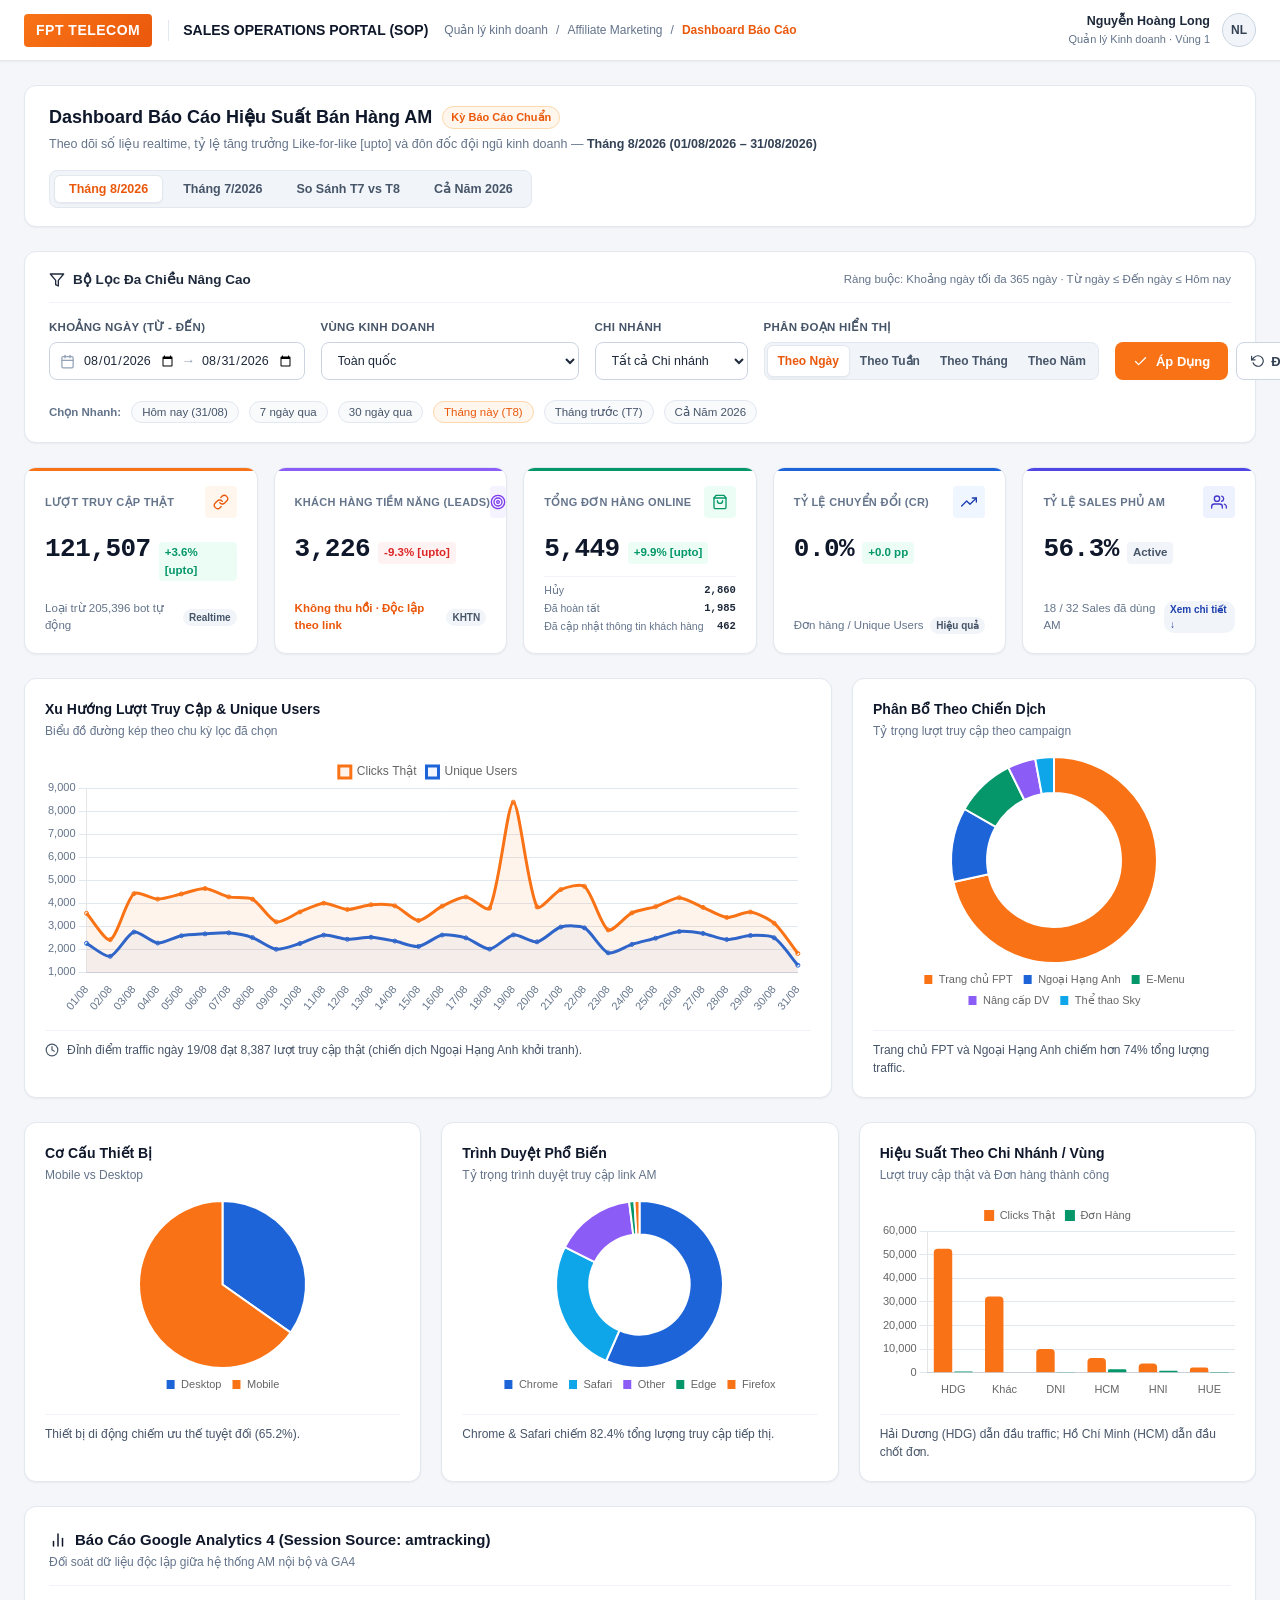
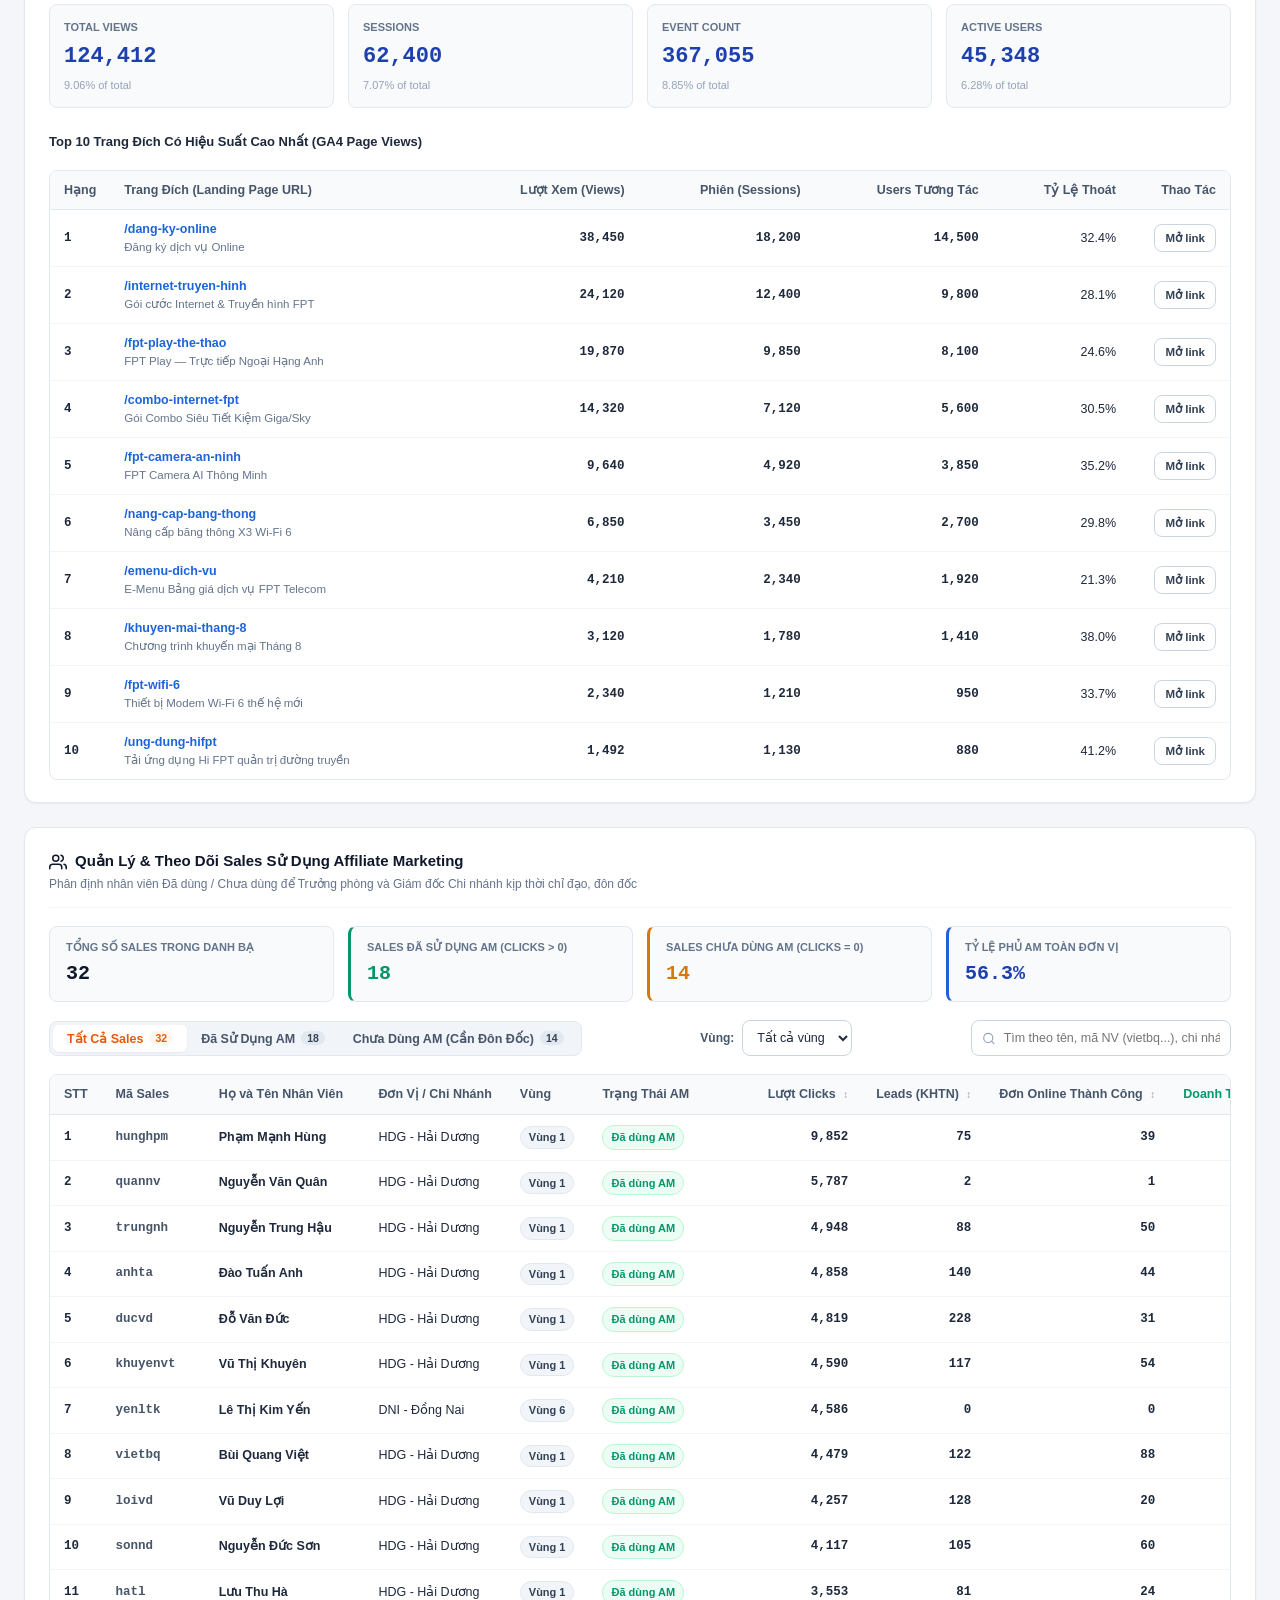
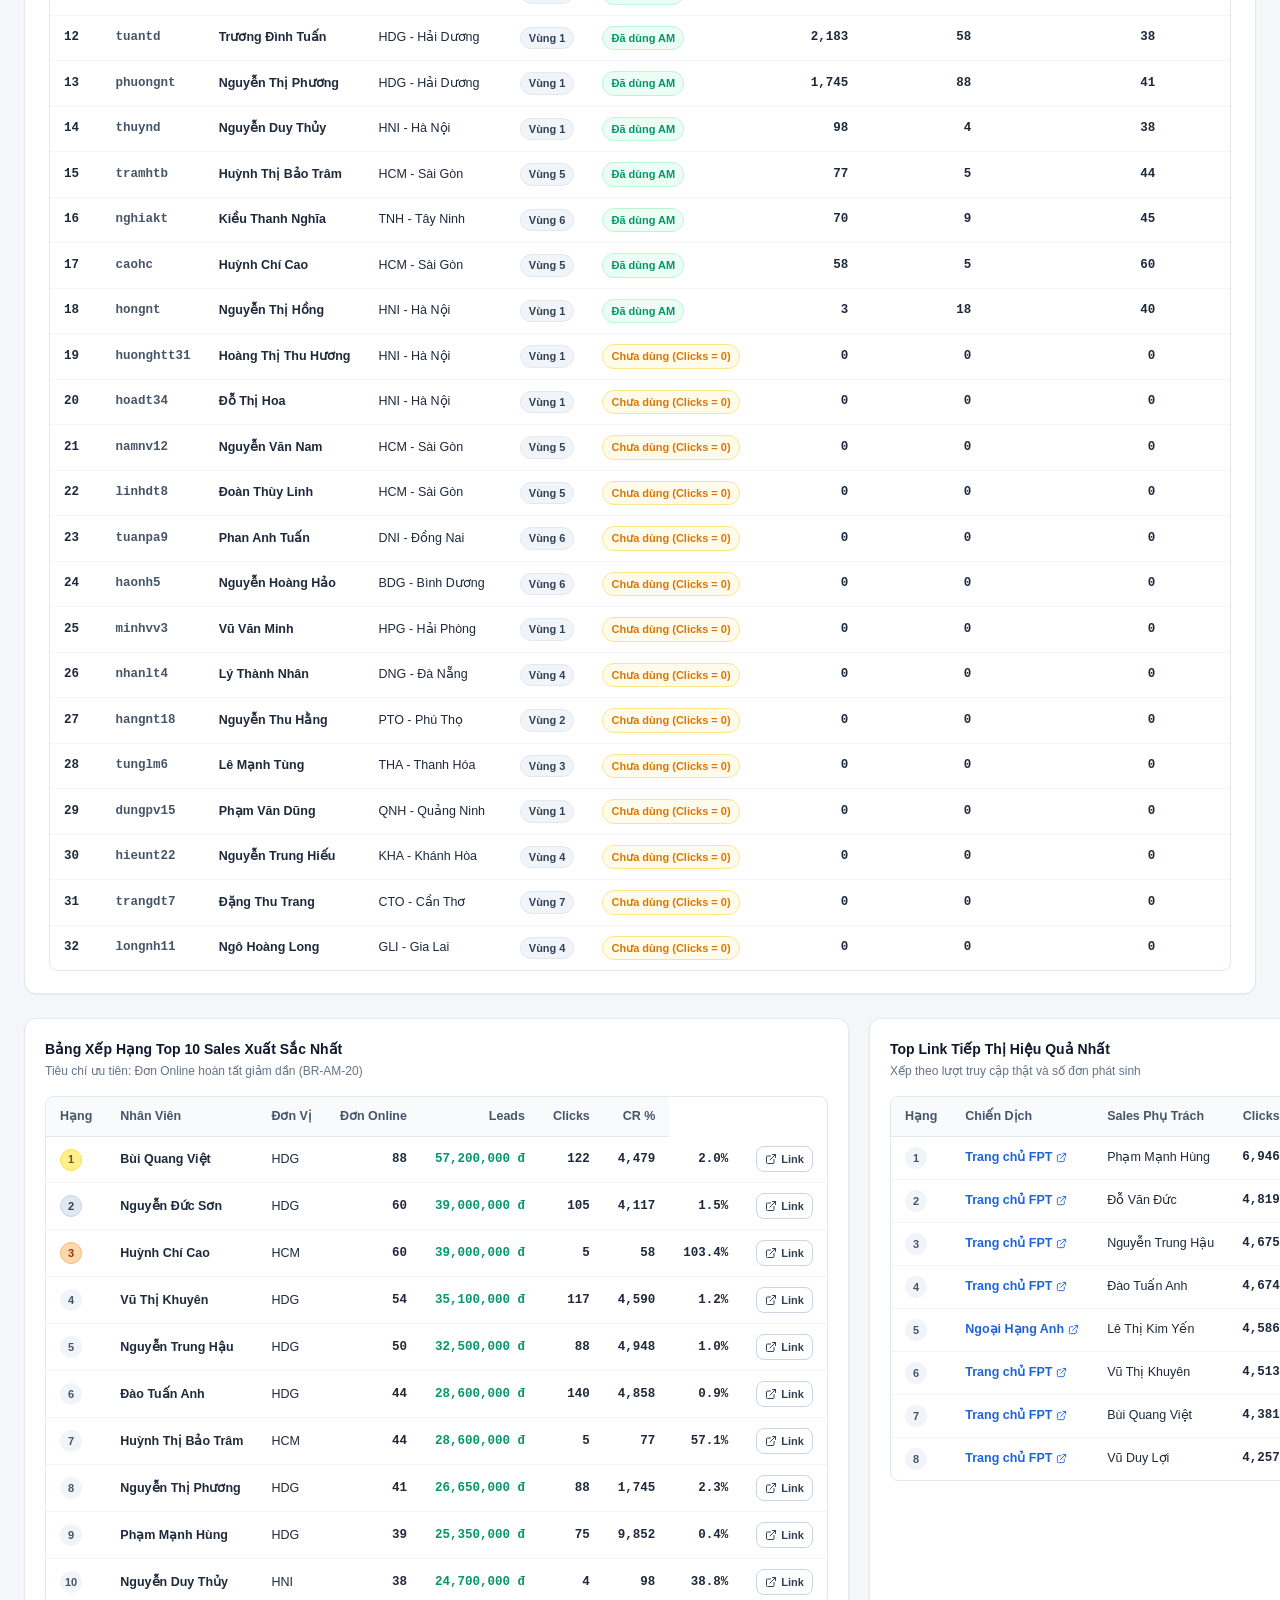
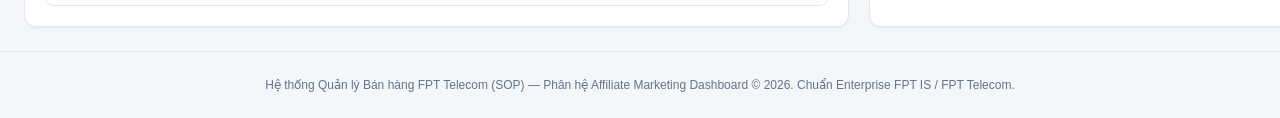
<file: index.html>
<!DOCTYPE html>
<html lang="vi">
<head>
  <meta charset="utf-8">
  <meta name="viewport" content="width=device-width, initial-scale=1.0">
  <script>
    // GitHub Pages entrypoint: serve the maintained standalone dashboard demo.
    window.location.replace('./demo-improve/index.html');
  </script>
  <title>FPT SOP — Dashboard Báo Cáo Hiệu Suất Bán Hàng Affiliate Marketing</title>
  <style>
/* ==========================================================================
   FPT TELECOM — SALES OPERATIONS PORTAL (SOP)
   AFFILIATE MARKETING DASHBOARD — CORPORATE DESIGN SYSTEM
   Clean, Minimal, Modern, Professional (Zero Emojis/Stickers)
   ========================================================================== */

:root {
  --primary: #f97316;
  --primary-dark: #ea580c;
  --primary-light: #fff7ed;
  --primary-border: #fed7aa;
  
  --secondary: #1d64d8;
  --secondary-dark: #1e40af;
  --secondary-light: #eff6ff;
  
  --success: #059669;
  --success-light: #ecfdf5;
  --warning: #d97706;
  --warning-light: #fffbeb;
  --danger: #dc2626;
  --danger-light: #fef2f2;
  
  --slate-900: #0f172a;
  --slate-800: #1e293b;
  --slate-700: #334155;
  --slate-600: #475569;
  --slate-500: #64748b;
  --slate-400: #94a3b8;
  --slate-300: #cbd5e1;
  --slate-200: #e2e8f0;
  --slate-100: #f1f5f9;
  --slate-50:  #f8fafc;
  --white:     #ffffff;
  
  --font-main: -apple-system, BlinkMacSystemFont, "Segoe UI", Roboto, "Helvetica Neue", Arial, sans-serif;
  --font-mono: ui-monospace, SFMono-Regular, Menlo, Monaco, Consolas, monospace;
  
  --shadow-sm: 0 1px 2px 0 rgba(0, 0, 0, 0.05);
  --shadow:    0 1px 3px 0 rgba(0, 0, 0, 0.1), 0 1px 2px -1px rgba(0, 0, 0, 0.1);
  --shadow-md: 0 4px 6px -1px rgba(0, 0, 0, 0.1), 0 2px 4px -2px rgba(0, 0, 0, 0.1);
  
  --radius-sm: 4px;
  --radius:    8px;
  --radius-md: 12px;
  --radius-lg: 16px;
}

* {
  box-sizing: border-box;
  margin: 0;
  padding: 0;
}

body {
  font-family: var(--font-main);
  background-color: #f4f6fa;
  color: var(--slate-800);
  line-height: 1.5;
  font-size: 13.5px;
  -webkit-font-smoothing: antialiased;
}

/* ==========================================================================
   TOP SOP NAVBAR
   ========================================================================== */
.sop-navbar {
  background: var(--white);
  border-bottom: 1px solid var(--slate-200);
  position: sticky;
  top: 0;
  z-index: 1000;
  box-shadow: var(--shadow-sm);
}

.sop-nav-inner {
  max-width: 1480px;
  margin: 0 auto;
  padding: 0 24px;
  height: 60px;
  display: flex;
  align-items: center;
  justify-content: space-between;
}

.sop-brand-group {
  display: flex;
  align-items: center;
  gap: 16px;
}

.fpt-logo-badge {
  background: linear-gradient(135deg, #f97316 0%, #ea580c 100%);
  color: var(--white);
  font-weight: 800;
  font-size: 14px;
  padding: 6px 12px;
  border-radius: var(--radius-sm);
  letter-spacing: 0.5px;
}

.sop-portal-name {
  font-size: 14px;
  font-weight: 700;
  color: var(--slate-900);
  border-left: 1px solid var(--slate-200);
  padding-left: 14px;
}

.sop-breadcrumb {
  display: flex;
  align-items: center;
  gap: 8px;
  font-size: 12px;
  color: var(--slate-500);
}

.sop-breadcrumb span.active {
  color: var(--primary-dark);
  font-weight: 600;
}

.sop-user-profile {
  display: flex;
  align-items: center;
  gap: 12px;
}

.user-avatar {
  width: 34px;
  height: 34px;
  border-radius: 50%;
  background: var(--slate-100);
  border: 1px solid var(--slate-300);
  display: flex;
  align-items: center;
  justify-content: center;
  font-weight: 600;
  font-size: 12px;
  color: var(--slate-700);
}

.user-details {
  display: flex;
  flex-direction: column;
  text-align: right;
}

.user-name {
  font-size: 12.5px;
  font-weight: 600;
  color: var(--slate-800);
}

.user-role {
  font-size: 11px;
  color: var(--slate-500);
}

/* ==========================================================================
   LAYOUT CONTAINER
   ========================================================================== */
.dashboard-container {
  max-width: 1480px;
  margin: 0 auto;
  padding: 24px;
  display: flex;
  flex-direction: column;
  gap: 24px;
}

/* ==========================================================================
   PAGE HEADER & TIME SELECTOR
   ========================================================================== */
.page-header-row {
  display: flex;
  align-items: center;
  justify-content: space-between;
  flex-wrap: wrap;
  gap: 16px;
  background: var(--white);
  padding: 18px 24px;
  border-radius: var(--radius-md);
  border: 1px solid var(--slate-200);
  box-shadow: var(--shadow-sm);
}

.page-title-box h1 {
  font-size: 18px;
  font-weight: 700;
  color: var(--slate-900);
  margin-bottom: 4px;
  display: flex;
  align-items: center;
  gap: 10px;
}

.system-badge {
  font-size: 11px;
  font-weight: 600;
  background: var(--primary-light);
  color: var(--primary-dark);
  border: 1px solid var(--primary-border);
  padding: 2px 8px;
  border-radius: 12px;
}

.page-subtitle {
  font-size: 12.5px;
  color: var(--slate-500);
}

.time-period-selector {
  display: flex;
  align-items: center;
  gap: 6px;
  background: var(--slate-100);
  padding: 4px;
  border-radius: var(--radius);
  border: 1px solid var(--slate-200);
}

.period-tab-btn {
  border: none;
  background: transparent;
  color: var(--slate-600);
  font-family: inherit;
  font-size: 12.5px;
  font-weight: 600;
  padding: 6px 14px;
  border-radius: 6px;
  cursor: pointer;
  transition: all 0.2s ease;
}

.period-tab-btn:hover {
  color: var(--slate-900);
}

.period-tab-btn.active {
  background: var(--white);
  color: var(--primary-dark);
  box-shadow: var(--shadow-sm);
  border: 1px solid var(--slate-200);
}

/* ==========================================================================
   ADVANCED MULTI-DIMENSIONAL FILTER CARD (UC 1)
   ========================================================================== */
.filter-card {
  background: var(--white);
  border: 1px solid var(--slate-200);
  border-radius: var(--radius-md);
  padding: 18px 24px;
  box-shadow: var(--shadow-sm);
  display: flex;
  flex-direction: column;
  gap: 16px;
}

.filter-card-header {
  display: flex;
  align-items: center;
  justify-content: space-between;
  border-bottom: 1px solid var(--slate-100);
  padding-bottom: 12px;
}

.filter-title {
  font-size: 13.5px;
  font-weight: 700;
  color: var(--slate-800);
  display: flex;
  align-items: center;
  gap: 8px;
}

.filter-rules-note {
  font-size: 11.5px;
  color: var(--slate-500);
}

.filter-grid {
  display: grid;
  grid-template-columns: 1.5fr 1fr 1fr 1.2fr auto;
  gap: 16px;
  align-items: flex-end;
}

.filter-group {
  display: flex;
  flex-direction: column;
  gap: 6px;
}

.filter-label {
  font-size: 11.5px;
  font-weight: 600;
  color: var(--slate-600);
  text-transform: uppercase;
  letter-spacing: 0.3px;
}

.filter-input-wrapper {
  display: flex;
  align-items: center;
  border: 1px solid var(--slate-300);
  border-radius: var(--radius);
  background: var(--white);
  padding: 0 10px;
  height: 38px;
  transition: border-color 0.2s;
}

.filter-input-wrapper:focus-within {
  border-color: var(--primary);
  outline: 2px solid rgba(249, 115, 22, 0.15);
}

.filter-input-wrapper svg {
  color: var(--slate-400);
  margin-right: 8px;
  flex-shrink: 0;
}

.filter-date-input {
  border: none;
  outline: none;
  font-family: inherit;
  font-size: 12.5px;
  color: var(--slate-800);
  width: 100%;
}

.filter-date-sep {
  padding: 0 6px;
  color: var(--slate-400);
  font-weight: 500;
}

.filter-select {
  border: 1px solid var(--slate-300);
  border-radius: var(--radius);
  background: var(--white);
  height: 38px;
  padding: 0 12px;
  font-family: inherit;
  font-size: 12.5px;
  color: var(--slate-800);
  outline: none;
  cursor: pointer;
  transition: border-color 0.2s;
}

.filter-select:focus {
  border-color: var(--primary);
}

/* Segment Pill Selector: Ngày, Tuần, Tháng, Năm */
.segment-pill-group {
  display: flex;
  background: var(--slate-100);
  border: 1px solid var(--slate-200);
  border-radius: var(--radius);
  padding: 2px;
  height: 38px;
}

.segment-btn {
  flex: 1;
  border: none;
  background: transparent;
  font-family: inherit;
  font-size: 12px;
  font-weight: 600;
  color: var(--slate-600);
  border-radius: 6px;
  cursor: pointer;
  transition: all 0.2s;
  padding: 0 10px;
  white-space: nowrap;
}

.segment-btn.active {
  background: var(--white);
  color: var(--primary-dark);
  box-shadow: var(--shadow-sm);
  border: 1px solid var(--slate-200);
}

.filter-actions {
  display: flex;
  gap: 8px;
}

.btn-primary {
  background: var(--primary);
  color: var(--white);
  border: none;
  border-radius: var(--radius);
  height: 38px;
  padding: 0 18px;
  font-family: inherit;
  font-size: 13px;
  font-weight: 600;
  cursor: pointer;
  display: inline-flex;
  align-items: center;
  gap: 8px;
  transition: background 0.2s;
  white-space: nowrap;
}

.btn-primary:hover {
  background: var(--primary-dark);
}

.btn-secondary {
  background: var(--white);
  color: var(--slate-700);
  border: 1px solid var(--slate-300);
  border-radius: var(--radius);
  height: 38px;
  padding: 0 14px;
  font-family: inherit;
  font-size: 13px;
  font-weight: 600;
  cursor: pointer;
  display: inline-flex;
  align-items: center;
  gap: 6px;
  transition: all 0.2s;
  white-space: nowrap;
}

.btn-secondary:hover {
  background: var(--slate-50);
  border-color: var(--slate-400);
}

/* Quick Filter Badges */
.quick-filter-row {
  display: flex;
  align-items: center;
  gap: 10px;
  flex-wrap: wrap;
  padding-top: 4px;
}

.quick-filter-label {
  font-size: 11.5px;
  font-weight: 600;
  color: var(--slate-500);
}

.quick-btn {
  border: 1px solid var(--slate-200);
  background: var(--slate-50);
  color: var(--slate-600);
  font-family: inherit;
  font-size: 11.5px;
  font-weight: 500;
  padding: 4px 10px;
  border-radius: 14px;
  cursor: pointer;
  transition: all 0.2s;
}

.quick-btn:hover, .quick-btn.active {
  background: var(--primary-light);
  color: var(--primary-dark);
  border-color: var(--primary-border);
}

/* ==========================================================================
   5 CORE KPI CARDS (UC 1)
   ========================================================================== */
.kpi-grid {
  display: grid;
  grid-template-columns: repeat(5, 1fr);
  gap: 16px;
}

.kpi-card {
  background: var(--white);
  border: 1px solid var(--slate-200);
  border-radius: var(--radius-md);
  padding: 18px 20px;
  box-shadow: var(--shadow-sm);
  position: relative;
  overflow: hidden;
  display: flex;
  flex-direction: column;
  min-height: 168px;
  transition: transform 0.2s, box-shadow 0.2s;
}

.kpi-card:hover {
  transform: translateY(-2px);
  box-shadow: var(--shadow-md);
}

.kpi-card-accent {
  position: absolute;
  top: 0;
  left: 0;
  right: 0;
  height: 3px;
}

.kpi-accent-orange { background: var(--primary); }
.kpi-accent-blue   { background: var(--secondary); }
.kpi-accent-green  { background: var(--success); }
.kpi-accent-purple { background: #8b5cf6; }
.kpi-accent-indigo { background: #4f46e5; }

.kpi-card-header {
  display: flex;
  align-items: center;
  justify-content: space-between;
  height: 32px;
  margin-bottom: 12px;
}

.kpi-title {
  font-size: 11px;
  font-weight: 700;
  color: var(--slate-500);
  text-transform: uppercase;
  letter-spacing: 0.3px;
  white-space: nowrap;
}

.kpi-icon-wrap {
  width: 32px;
  height: 32px;
  border-radius: var(--radius-sm);
  display: flex;
  align-items: center;
  justify-content: center;
}

.icon-wrap-orange { background: var(--primary-light); color: var(--primary-dark); }
.icon-wrap-blue   { background: var(--secondary-light); color: var(--secondary-dark); }
.icon-wrap-green  { background: var(--success-light); color: var(--success); }
.icon-wrap-purple { background: #f5f3ff; color: #7c3aed; }
.icon-wrap-indigo { background: #eef2ff; color: #4338ca; }

.kpi-value-row {
  display: flex;
  align-items: baseline;
  gap: 8px;
  height: 34px;
  margin-bottom: 12px;
}

.kpi-value {
  font-size: 26px;
  font-weight: 800;
  font-family: var(--font-mono);
  letter-spacing: -0.5px;
  color: var(--slate-900);
}

.kpi-growth-badge {
  display: inline-flex;
  align-items: center;
  gap: 3px;
  font-size: 11.5px;
  font-weight: 600;
  padding: 2px 6px;
  border-radius: 4px;
}

.growth-up   { background: var(--success-light); color: var(--success); }
.growth-down { background: var(--danger-light); color: var(--danger); }
.growth-neutral { background: var(--slate-100); color: var(--slate-600); }

.kpi-meta-text {
  margin-top: auto;
  font-size: 11.5px;
  color: var(--slate-500);
  display: flex;
  align-items: center;
  justify-content: space-between;
}

.kpi-pill-note {
  font-size: 10px;
  font-weight: 600;
  background: var(--slate-100);
  color: var(--slate-600);
  padding: 1px 6px;
  border-radius: 10px;
}

/* Mini Order Status Breakdown */
.kpi-breakdown-box {
  margin-top: auto;
  padding-top: 6px;
  border-top: 1px solid var(--slate-100);
  display: flex;
  flex-direction: column;
  gap: 2px;
  font-size: 10.5px;
}

.kpi-breakdown-row {
  display: flex;
  justify-content: space-between;
  color: var(--slate-500);
}

.kpi-breakdown-row span.val {
  font-family: var(--font-mono);
  font-weight: 600;
  color: var(--slate-800);
}

/* ==========================================================================
   EXECUTIVE INSIGHT BANNER
   ========================================================================== */
.executive-insight-box {
  background: var(--white);
  border: 1px solid var(--slate-200);
  border-radius: var(--radius-md);
  padding: 16px 20px;
  box-shadow: var(--shadow-sm);
  display: flex;
  flex-direction: column;
  gap: 8px;
}

.insight-header {
  font-size: 12.5px;
  font-weight: 700;
  color: var(--slate-800);
  display: flex;
  align-items: center;
  gap: 8px;
}

.insight-grid {
  display: grid;
  grid-template-columns: repeat(4, 1fr);
  gap: 12px;
}

.insight-item {
  background: var(--slate-50);
  border-left: 3px solid var(--secondary);
  padding: 10px 14px;
  border-radius: var(--radius-sm);
  font-size: 12px;
  line-height: 1.45;
  color: var(--slate-700);
}

.insight-item.warn { border-left-color: var(--warning); }
.insight-item.good { border-left-color: var(--success); }
.insight-item.bad  { border-left-color: var(--danger); }

/* ==========================================================================
   CHARTS GRID (UC 2)
   ========================================================================== */
.charts-grid-main {
  display: grid;
  grid-template-columns: 2fr 1fr;
  gap: 20px;
}

.chart-card {
  background: var(--white);
  border: 1px solid var(--slate-200);
  border-radius: var(--radius-md);
  padding: 20px;
  box-shadow: var(--shadow-sm);
  display: flex;
  flex-direction: column;
}

.chart-header {
  display: flex;
  align-items: center;
  justify-content: space-between;
  margin-bottom: 16px;
}

.chart-title-group h3 {
  font-size: 14px;
  font-weight: 700;
  color: var(--slate-900);
  margin-bottom: 2px;
}

.chart-sub {
  font-size: 12px;
  color: var(--slate-500);
}

.chart-canvas-wrap {
  position: relative;
  height: 260px;
  width: 100%;
}

.chart-card-footer {
  margin-top: 14px;
  padding-top: 10px;
  border-top: 1px solid var(--slate-100);
  font-size: 12px;
  color: var(--slate-600);
  display: flex;
  align-items: center;
  gap: 8px;
}

.charts-sub-grid {
  display: grid;
  grid-template-columns: repeat(3, 1fr);
  gap: 20px;
}

/* ==========================================================================
   GA4 SECTION (UC 2)
   ========================================================================== */
.section-wrapper {
  background: var(--white);
  border: 1px solid var(--slate-200);
  border-radius: var(--radius-md);
  padding: 22px 24px;
  box-shadow: var(--shadow-sm);
  display: flex;
  flex-direction: column;
  gap: 18px;
}

.section-header-row {
  display: flex;
  align-items: center;
  justify-content: space-between;
  flex-wrap: wrap;
  gap: 12px;
  border-bottom: 1px solid var(--slate-100);
  padding-bottom: 14px;
}

.section-title-wrap h2 {
  font-size: 15px;
  font-weight: 700;
  color: var(--slate-900);
  display: flex;
  align-items: center;
  gap: 8px;
  margin-bottom: 2px;
}

.section-desc {
  font-size: 12px;
  color: var(--slate-500);
}

.ga4-kpi-grid {
  display: grid;
  grid-template-columns: repeat(4, 1fr);
  gap: 14px;
}

.ga4-kpi-box {
  background: var(--slate-50);
  border: 1px solid var(--slate-200);
  border-radius: var(--radius);
  padding: 14px;
}

.ga4-kpi-label {
  font-size: 11px;
  font-weight: 600;
  color: var(--slate-500);
  text-transform: uppercase;
}

.ga4-kpi-value {
  font-size: 22px;
  font-weight: 800;
  font-family: var(--font-mono);
  color: var(--secondary-dark);
  margin: 4px 0;
}

.ga4-kpi-sub {
  font-size: 11px;
  color: var(--slate-400);
}

/* ==========================================================================
   TABLES & DATA GRIDS (UC 2, UC 3, UC 4)
   ========================================================================== */
.table-responsive {
  width: 100%;
  overflow-x: auto;
  border: 1px solid var(--slate-200);
  border-radius: var(--radius);
}

.data-table {
  width: 100%;
  border-collapse: collapse;
  text-align: left;
  font-size: 12.5px;
}

.data-table th {
  background: var(--slate-50);
  color: var(--slate-600);
  font-weight: 600;
  padding: 10px 14px;
  border-bottom: 1px solid var(--slate-200);
  white-space: nowrap;
}

.data-table td {
  padding: 10px 14px;
  border-bottom: 1px solid var(--slate-100);
  color: var(--slate-800);
  white-space: nowrap;
}

.data-table tr:last-child td {
  border-bottom: none;
}

.data-table tr:hover {
  background-color: #fafbfd;
}

.td-mono {
  font-family: var(--font-mono);
  font-weight: 600;
}

.td-right {
  text-align: right;
}

/* Status Badges */
.status-badge {
  display: inline-flex;
  align-items: center;
  gap: 4px;
  font-size: 11px;
  font-weight: 600;
  padding: 3px 8px;
  border-radius: 12px;
}

.status-active {
  background: var(--success-light);
  color: var(--success);
  border: 1px solid #bbf7d0;
}

.status-inactive {
  background: var(--warning-light);
  color: var(--warning);
  border: 1px solid #fde68a;
}

/* Rank Badges */
.rank-badge {
  display: inline-flex;
  align-items: center;
  justify-content: center;
  width: 22px;
  height: 22px;
  border-radius: 50%;
  font-size: 11px;
  font-weight: 700;
}

.rank-1 { background: #fef08a; color: #854d0e; border: 1px solid #fde047; }
.rank-2 { background: #e2e8f0; color: #334155; border: 1px solid #cbd5e1; }
.rank-3 { background: #fed7aa; color: #9a3412; border: 1px solid #fdba74; }
.rank-n { background: var(--slate-100); color: var(--slate-600); }

/* ==========================================================================
   SALES MANAGEMENT CONTROLS (UC 3)
   ========================================================================== */
.sales-toolbar-row {
  display: flex;
  align-items: center;
  justify-content: space-between;
  flex-wrap: wrap;
  gap: 14px;
}

.sales-tabs-group {
  display: flex;
  background: var(--slate-100);
  border: 1px solid var(--slate-200);
  border-radius: var(--radius);
  padding: 3px;
}

.sales-tab-btn {
  border: none;
  background: transparent;
  color: var(--slate-600);
  font-family: inherit;
  font-size: 12.5px;
  font-weight: 600;
  padding: 6px 14px;
  border-radius: 6px;
  cursor: pointer;
  transition: all 0.2s;
  display: flex;
  align-items: center;
  gap: 6px;
}

.sales-tab-btn.active {
  background: var(--white);
  color: var(--primary-dark);
  box-shadow: var(--shadow-sm);
}

.sales-tab-badge {
  font-size: 10.5px;
  padding: 1px 6px;
  border-radius: 10px;
  background: var(--slate-200);
  color: var(--slate-700);
}

.sales-tab-btn.active .sales-tab-badge {
  background: var(--primary-light);
  color: var(--primary-dark);
}

.sales-search-box {
  display: flex;
  align-items: center;
  border: 1px solid var(--slate-300);
  border-radius: var(--radius);
  background: var(--white);
  padding: 0 10px;
  height: 36px;
  min-width: 260px;
}

.sales-search-box input {
  border: none;
  outline: none;
  font-family: inherit;
  font-size: 12.5px;
  color: var(--slate-800);
  width: 100%;
}

.sales-summary-cards {
  display: grid;
  grid-template-columns: repeat(4, 1fr);
  gap: 14px;
}

.sales-stat-box {
  border: 1px solid var(--slate-200);
  background: var(--slate-50);
  border-radius: var(--radius);
  padding: 12px 16px;
  display: flex;
  flex-direction: column;
  gap: 4px;
}

.sales-stat-title {
  font-size: 11px;
  font-weight: 600;
  color: var(--slate-500);
  text-transform: uppercase;
}

.sales-stat-val {
  font-size: 20px;
  font-weight: 800;
  font-family: var(--font-mono);
  color: var(--slate-900);
}

/* ==========================================================================
   FOOTER
   ========================================================================== */
.sop-footer {
  text-align: center;
  padding: 24px 0;
  border-top: 1px solid var(--slate-200);
  color: var(--slate-500);
  font-size: 12px;
}

/* ==========================================================================
   RESPONSIVE QUERIES
   ========================================================================== */
@media (max-width: 1200px) {
  .kpi-grid { grid-template-columns: repeat(3, 1fr); }
  .charts-grid-main { grid-template-columns: 1fr; }
  .charts-sub-grid { grid-template-columns: 1fr; }
  .filter-grid { grid-template-columns: 1fr 1fr; }
}

@media (max-width: 768px) {
  .dashboard-container { padding: 14px; gap: 16px; }
  .kpi-grid { grid-template-columns: 1fr; }
  .insight-grid { grid-template-columns: 1fr; }
  .sales-summary-cards { grid-template-columns: 1fr 1fr; }
  .ga4-kpi-grid { grid-template-columns: 1fr 1fr; }
  .filter-grid { grid-template-columns: 1fr; }
}


/* Modal Styles for Sales Link Details */
.sop-modal {
  position: fixed;
  top: 0;
  left: 0;
  width: 100vw;
  height: 100vh;
  z-index: 9999;
  display: flex;
  align-items: center;
  justify-content: center;
}
.sop-modal-backdrop {
  position: absolute;
  top: 0;
  left: 0;
  width: 100%;
  height: 100%;
  background: rgba(15, 23, 42, 0.5);
  backdrop-filter: blur(2px);
}
.sop-modal-content {
  position: relative;
  background: var(--white);
  border-radius: var(--radius-lg);
  box-shadow: 0 20px 25px -5px rgba(0, 0, 0, 0.2);
  width: 90%;
  max-width: 720px;
  max-height: 85vh;
  display: flex;
  flex-direction: column;
  overflow: hidden;
  z-index: 10;
  animation: modalFadeIn 0.2s ease-out;
}
@keyframes modalFadeIn {
  from { opacity: 0; transform: scale(0.96); }
  to { opacity: 1; transform: scale(1); }
}
.sop-modal-header {
  padding: 16px 20px;
  border-bottom: 1px solid var(--slate-200);
  display: flex;
  align-items: center;
  justify-content: space-between;
  background: var(--slate-50);
}
.sop-modal-header h3 {
  font-size: 15px;
  font-weight: 700;
  color: var(--slate-900);
  margin: 0;
}
.sop-modal-close {
  background: none;
  border: none;
  font-size: 22px;
  cursor: pointer;
  color: var(--slate-400);
  line-height: 1;
}
.sop-modal-close:hover { color: var(--slate-700); }
.sop-modal-body {
  padding: 20px;
  overflow-y: auto;
}
.sop-modal-footer {
  padding: 12px 20px;
  border-top: 1px solid var(--slate-200);
  background: var(--slate-50);
  display: flex;
  justify-content: flex-end;
}
.sortable-th {
  cursor: pointer;
  user-select: none;
  transition: background 0.15s;
}
.sortable-th:hover {
  background: var(--slate-100);
}
.sort-indicator {
  display: inline-block;
  margin-left: 4px;
  font-size: 10px;
  color: var(--slate-400);
}


/* ==========================================================================
   EXECUTIVE FUNNEL & FINANCIAL OVERVIEW (NHÓM 1 - BAN GIÁM ĐỐC)
   ========================================================================== */
.executive-funnel-section {
  background: var(--white);
  border: 1px solid var(--slate-200);
  border-radius: var(--radius-md);
  padding: 20px 24px;
  box-shadow: var(--shadow-sm);
  margin-bottom: 24px;
  position: relative;
  overflow: hidden;
}

.executive-funnel-section::before {
  content: '';
  position: absolute;
  top: 0;
  left: 0;
  right: 0;
  height: 3.5px;
  background: linear-gradient(90deg, #1d64d8 0%, #059669 50%, #f97316 100%);
}

.executive-funnel-header {
  display: flex;
  align-items: flex-start;
  justify-content: space-between;
  margin-bottom: 18px;
  padding-bottom: 14px;
  border-bottom: 1px solid var(--slate-100);
}

.executive-badge {
  display: inline-flex;
  align-items: center;
  gap: 6px;
  font-size: 11px;
  font-weight: 700;
  text-transform: uppercase;
  letter-spacing: 0.5px;
  color: var(--secondary-dark);
  background: var(--secondary-light);
  padding: 3px 8px;
  border-radius: 4px;
  margin-bottom: 6px;
}

.executive-title {
  font-size: 16px;
  font-weight: 800;
  color: var(--slate-900);
  margin-bottom: 2px;
}

.executive-subtitle {
  font-size: 12.5px;
  color: var(--slate-500);
}

.sync-status-pill {
  font-size: 11.5px;
  color: var(--slate-600);
  background: var(--slate-50);
  border: 1px solid var(--slate-200);
  padding: 5px 12px;
  border-radius: 20px;
  display: flex;
  align-items: center;
  gap: 6px;
}

.status-dot {
  width: 7px;
  height: 7px;
  background-color: #10b981;
  border-radius: 50%;
  box-shadow: 0 0 0 2px rgba(16, 185, 129, 0.2);
}

.executive-grid {
  display: grid;
  grid-template-columns: 1.65fr 1.35fr;
  gap: 24px;
}

.funnel-container {
  background: #f8fafc;
  border: 1px solid var(--slate-200);
  border-radius: var(--radius);
  padding: 16px 18px;
  display: flex;
  flex-direction: column;
}

.funnel-title-bar {
  display: flex;
  align-items: center;
  justify-content: space-between;
  margin-bottom: 14px;
  font-size: 11.5px;
  font-weight: 700;
  color: var(--slate-600);
  text-transform: uppercase;
  letter-spacing: 0.3px;
}

.funnel-cr-badge {
  font-size: 11px;
  font-weight: 700;
  color: #1d64d8;
  background: #eff6ff;
  padding: 2px 8px;
  border-radius: 4px;
}

.funnel-steps {
  display: flex;
  flex-direction: column;
  gap: 6px;
}

.funnel-step {
  background: var(--white);
  border: 1px solid var(--slate-200);
  border-radius: 6px;
  padding: 9px 12px;
  box-shadow: 0 1px 2px rgba(0,0,0,0.02);
}

.step-info {
  display: flex;
  justify-content: space-between;
  align-items: baseline;
  margin-bottom: 5px;
}

.step-label {
  font-size: 12.5px;
  font-weight: 600;
  color: var(--slate-700);
}

.step-val {
  font-size: 15px;
  font-weight: 800;
  font-family: var(--font-mono);
  color: var(--slate-900);
}

.step-bar-wrap {
  width: 100%;
  height: 7px;
  background: var(--slate-100);
  border-radius: 4px;
  overflow: hidden;
  margin-bottom: 4px;
}

.step-bar {
  height: 100%;
  border-radius: 4px;
  transition: width 0.4s ease;
}

.bar-clicks   { background: linear-gradient(90deg, #3b82f6, #1d4ed8); }
.bar-leads    { background: linear-gradient(90deg, #8b5cf6, #6d28d9); }
.bar-don      { background: linear-gradient(90deg, #10b981, #047857); }
.bar-complete { background: linear-gradient(90deg, #f59e0b, #d97706); }

.step-sub-wrap {
  display: flex;
  justify-content: space-between;
  font-size: 11px;
  color: var(--slate-500);
}

.funnel-connector {
  display: flex;
  align-items: center;
  justify-content: center;
  gap: 6px;
  padding: 1px 0;
  font-size: 11px;
  color: var(--slate-500);
}

.connector-arrow {
  color: var(--slate-400);
  font-size: 11px;
}

.executive-metrics-panel {
  display: flex;
  flex-direction: column;
  gap: 10px;
}

.exec-metric-card {
  background: var(--white);
  border: 1px solid var(--slate-200);
  border-radius: var(--radius);
  padding: 13px 16px;
  box-shadow: 0 1px 2px rgba(0,0,0,0.02);
  display: flex;
  flex-direction: column;
  gap: 5px;
}

.exec-metric-card.highlight-card {
  background: linear-gradient(135deg, #f0fdf4 0%, #ffffff 100%);
  border-color: #bbf7d0;
}

.exec-metric-card.runrate-card {
  background: linear-gradient(135deg, #eff6ff 0%, #ffffff 100%);
  border-color: #bfdbfe;
}

.metric-top {
  display: flex;
  justify-content: space-between;
  align-items: center;
}

.metric-title {
  font-size: 11px;
  font-weight: 700;
  color: var(--slate-600);
  text-transform: uppercase;
  letter-spacing: 0.3px;
}

.metric-pill {
  font-size: 10px;
  font-weight: 700;
  padding: 2px 6px;
  border-radius: 4px;
  background: var(--slate-100);
  color: var(--slate-700);
}

.pill-success {
  background: #d1fae5;
  color: #065f46;
}

.metric-main {
  display: flex;
  align-items: baseline;
  gap: 6px;
}

.metric-num {
  font-size: 24px;
  font-weight: 800;
  font-family: var(--font-mono);
  color: var(--slate-900);
  letter-spacing: -0.5px;
}

.metric-unit {
  font-size: 13px;
  font-weight: 600;
  color: var(--slate-600);
}

.metric-sub {
  font-size: 13.5px;
  font-weight: 600;
  font-family: var(--font-mono);
  color: var(--slate-500);
}

.exec-progress-bar-bg {
  width: 100%;
  height: 7px;
  background: var(--slate-100);
  border-radius: 4px;
  overflow: hidden;
  margin: 3px 0 2px;
}

.exec-progress-bar-fill {
  height: 100%;
  background: linear-gradient(90deg, #10b981, #059669);
  border-radius: 4px;
  transition: width 0.4s ease;
}

.metric-desc {
  font-size: 11.5px;
  color: var(--slate-500);
  line-height: 1.4;
}

.text-success {
  color: #059669 !important;
}


/* ==========================================================================

</style>
</head>
<body>

  <!-- =========================================================================
       1. TOP SOP NAVBAR (ENTERPRISE BRAND BAR)
       ========================================================================= -->
  <header class="sop-navbar">
    <div class="sop-nav-inner">
      <div class="sop-brand-group">
        <div class="fpt-logo-badge">FPT TELECOM</div>
        <div class="sop-portal-name">SALES OPERATIONS PORTAL (SOP)</div>
        <div class="sop-breadcrumb">
          <span>Quản lý kinh doanh</span>
          <span>/</span>
          <span>Affiliate Marketing</span>
          <span>/</span>
          <span class="active">Dashboard Báo Cáo</span>
        </div>
      </div>

      <div class="sop-user-profile">
        <div class="user-details">
          <span class="user-name">Nguyễn Hoàng Long</span>
          <span class="user-role">Quản lý Kinh doanh · Vùng 1</span>
        </div>
        <div class="user-avatar">NL</div>
      </div>
    </div>
  </header>

  <!-- =========================================================================
       MAIN DASHBOARD CONTAINER
       ========================================================================= -->
  <main class="dashboard-container">

    <!-- PAGE TITLE & TIME SWITCHER -->
    <section class="page-header-row">
      <div class="page-title-box">
        <h1>
          Dashboard Báo Cáo Hiệu Suất Bán Hàng AM
          <span class="system-badge" id="headerStatusBadge">Kỳ Báo Cáo Chuẩn</span>
        </h1>
        <div class="page-subtitle">
          Theo dõi số liệu realtime, tỷ lệ tăng trưởng Like-for-like [upto] và đôn đốc đội ngũ kinh doanh — <span id="headerTitleRange" style="font-weight: 600; color: var(--slate-700);">Tháng 8/2026</span>
        </div>
      </div>

      <div class="time-period-selector">
        <button type="button" class="period-tab-btn active" data-period="t8">Tháng 8/2026</button>
        <button type="button" class="period-tab-btn" data-period="t7">Tháng 7/2026</button>
        <button type="button" class="period-tab-btn" data-period="cmp">So Sánh T7 vs T8</button>
        <button type="button" class="period-tab-btn" data-period="year2026">Cả Năm 2026</button>
      </div>
    </section>

    <!-- =========================================================================
         2. BỘ LỌC ĐA CHIỀU NÂNG CAO (UC 1 — BR-AM-01 ĐẾN BR-AM-05)
         ========================================================================= -->
    <section class="filter-card">
      <div class="filter-card-header">
        <div class="filter-title">
          <svg width="16" height="16" viewBox="0 0 24 24" fill="none" stroke="currentColor" stroke-width="2" stroke-linecap="round" stroke-linejoin="round"><polygon points="22 3 2 3 10 12.46 10 19 14 21 14 12.46 22 3"></polygon></svg>
          Bộ Lọc Đa Chiều Nâng Cao
        </div>
        <div class="filter-rules-note">
          Ràng buộc: Khoảng ngày tối đa 365 ngày · Từ ngày ≤ Đến ngày ≤ Hôm nay
        </div>
      </div>

      <div class="filter-grid">
        <!-- Date Range -->
        <div class="filter-group">
          <label class="filter-label">Khoảng Ngày (Từ - Đến)</label>
          <div class="filter-input-wrapper">
            <svg width="15" height="15" viewBox="0 0 24 24" fill="none" stroke="currentColor" stroke-width="2" stroke-linecap="round" stroke-linejoin="round"><rect x="3" y="4" width="18" height="18" rx="2" ry="2"></rect><line x1="16" y1="2" x2="16" y2="6"></line><line x1="8" y1="2" x2="8" y2="6"></line><line x1="3" y1="10" x2="21" y2="10"></line></svg>
            <input type="date" id="inputFromDate" class="filter-date-input" value="2026-08-01" max="2026-08-31">
            <span class="filter-date-sep">→</span>
            <input type="date" id="inputToDate" class="filter-date-input" value="2026-08-31" max="2026-08-31">
          </div>
          <div id="dateFilterError" style="display: none; color: #dc2626; font-size: 11px; font-weight: 600; padding-top: 2px;"></div>
        </div>

        <!-- Region Filter -->
        <div class="filter-group">
          <label class="filter-label">Vùng Kinh Doanh</label>
          <select id="regionSelect" class="filter-select">
            <option value="all">Toàn quốc</option>
          </select>
        </div>

        <!-- Branch Filter (Cascade) -->
        <div class="filter-group">
          <label class="filter-label">Chi Nhánh</label>
          <select id="branchSelect" class="filter-select">
            <option value="all">Tất cả Chi nhánh</option>
          </select>
        </div>

        <!-- Segment By: Ngày, Tuần, Tháng, Năm (As Requested!) -->
        <div class="filter-group">
          <label class="filter-label">Phân Đoạn Hiển Thị</label>
          <div class="segment-pill-group">
            <button type="button" class="segment-btn active" data-segment="day">Theo Ngày</button>
            <button type="button" class="segment-btn" data-segment="week">Theo Tuần</button>
            <button type="button" class="segment-btn" data-segment="month">Theo Tháng</button>
            <button type="button" class="segment-btn" data-segment="year">Theo Năm</button>
          </div>
        </div>

        <!-- Action Buttons -->
        <div class="filter-actions">
          <button type="button" id="btnApplyFilter" class="btn-primary">
            <svg width="15" height="15" viewBox="0 0 24 24" fill="none" stroke="currentColor" stroke-width="2" stroke-linecap="round" stroke-linejoin="round"><polyline points="20 6 9 17 4 12"></polyline></svg>
            Áp Dụng
          </button>
          <button type="button" id="btnResetFilter" class="btn-secondary" title="Đặt lại bộ lọc về mặc định">
            <svg width="14" height="14" viewBox="0 0 24 24" fill="none" stroke="currentColor" stroke-width="2" stroke-linecap="round" stroke-linejoin="round"><polyline points="1 4 1 10 7 10"></polyline><path d="M3.51 15a9 9 0 1 0 2.13-9.36L1 10"></path></svg>
            Đặt Lại
          </button>
        </div>
      </div>

      <!-- Quick Filter Chips -->
      <div class="quick-filter-row">
        <span class="quick-filter-label">Chọn Nhanh:</span>
        <button type="button" class="quick-btn" data-quick="today">Hôm nay (31/08)</button>
        <button type="button" class="quick-btn" data-quick="7d">7 ngày qua</button>
        <button type="button" class="quick-btn" data-quick="30d">30 ngày qua</button>
        <button type="button" class="quick-btn active" data-quick="month">Tháng này (T8)</button>
        <button type="button" class="quick-btn" data-quick="prev_month">Tháng trước (T7)</button>
        <button type="button" class="quick-btn" data-quick="year">Cả Năm 2026</button>
      </div>
    </section>

    <!-- =========================================================================
         3. 5 CORE KPI CARDS REALTIME + LIKE-FOR-LIKE (UC 1)
         ========================================================================= -->
    <section class="kpi-grid">
      <!-- Card 1: Lượt Truy Cập Thật -->
      <div class="kpi-card">
        <div class="kpi-card-accent kpi-accent-orange"></div>
        <div class="kpi-card-header">
          <span class="kpi-title">Lượt Truy Cập Thật</span>
          <div class="kpi-icon-wrap icon-wrap-orange">
            <svg width="16" height="16" viewBox="0 0 24 24" fill="none" stroke="currentColor" stroke-width="2" stroke-linecap="round" stroke-linejoin="round"><path d="M10 13a5 5 0 0 0 7.54.54l3-3a5 5 0 0 0-7.07-7.07l-1.72 1.71"></path><path d="M14 11a5 5 0 0 0-7.54-.54l-3 3a5 5 0 0 0 7.07 7.07l1.71-1.71"></path></svg>
          </div>
        </div>
        <div class="kpi-value-row">
          <span class="kpi-value" id="kpiClicksVal">121,507</span>
          <span class="kpi-growth-badge growth-up" id="kpiClicksBadge">+3.6% [upto]</span>
        </div>
        <div class="kpi-meta-text">
          <span id="kpiClicksBot">Loại trừ 205k bot tự động</span>
          <span class="kpi-pill-note">Realtime</span>
        </div>
      </div>

      <!-- Card 2: Khách Hàng Tiềm Năng (Leads) -->
      <div class="kpi-card">
        <div class="kpi-card-accent kpi-accent-purple"></div>
        <div class="kpi-card-header">
          <span class="kpi-title">Khách Hàng Tiềm Năng (Leads)</span>
          <div class="kpi-icon-wrap icon-wrap-purple">
            <svg width="16" height="16" viewBox="0 0 24 24" fill="none" stroke="currentColor" stroke-width="2" stroke-linecap="round" stroke-linejoin="round"><circle cx="12" cy="12" r="10"></circle><circle cx="12" cy="12" r="6"></circle><circle cx="12" cy="12" r="2"></circle></svg>
          </div>
        </div>
        <div class="kpi-value-row">
          <span class="kpi-value" id="kpiLeadVal">3,226</span>
          <span class="kpi-growth-badge growth-down" id="kpiLeadBadge">-9.3% [upto]</span>
        </div>
        <div class="kpi-meta-text">
          <span style="font-weight: 600; color: var(--primary-dark);">Không thu hồi · Độc lập theo link</span>
          <span class="kpi-pill-note">KHTN</span>
        </div>
      </div>

      <!-- Card 3: Tổng Đơn Hàng Online -->
      <div class="kpi-card">
        <div class="kpi-card-accent kpi-accent-green"></div>
        <div class="kpi-card-header">
          <span class="kpi-title">Tổng Đơn Hàng Online</span>
          <div class="kpi-icon-wrap icon-wrap-green">
            <svg width="16" height="16" viewBox="0 0 24 24" fill="none" stroke="currentColor" stroke-width="2" stroke-linecap="round" stroke-linejoin="round"><path d="M6 2L3 6v14a2 2 0 0 0 2 2h14a2 2 0 0 0 2-2V6l-3-4z"></path><line x1="3" y1="6" x2="21" y2="6"></line><path d="M16 10a4 4 0 0 1-8 0"></path></svg>
          </div>
        </div>
        <div class="kpi-value-row">
          <span class="kpi-value" id="kpiDonVal">5,449</span>
          <span class="kpi-growth-badge growth-up" id="kpiDonBadge">+9.9% [upto]</span>
        </div>
        <div class="kpi-breakdown-box" id="kpiDonBreakdown">
          <!-- Populated by JS: Hoàn tất, Đang xử lý, Hủy -->
        </div>
      </div>

      <!-- Card 4: Tỷ Lệ Chuyển Đổi (CR) -->
      <div class="kpi-card">
        <div class="kpi-card-accent kpi-accent-blue"></div>
        <div class="kpi-card-header">
          <span class="kpi-title">Tỷ Lệ Chuyển Đổi (CR)</span>
          <div class="kpi-icon-wrap icon-wrap-blue">
            <svg width="16" height="16" viewBox="0 0 24 24" fill="none" stroke="currentColor" stroke-width="2" stroke-linecap="round" stroke-linejoin="round"><polyline points="23 6 13.5 15.5 8.5 10.5 1 18"></polyline><polyline points="17 6 23 6 23 12"></polyline></svg>
          </div>
        </div>
        <div class="kpi-value-row">
          <span class="kpi-value" id="kpiCRVal">4.5%</span>
          <span class="kpi-growth-badge growth-up" id="kpiCRBadge">+1.0 pp</span>
        </div>
        <div class="kpi-meta-text">
          <span>Đơn hàng / Clicks thật</span>
          <span class="kpi-pill-note">Hiệu quả</span>
        </div>
      </div>

      <!-- Card 5: Tỷ Lệ Sales Phủ AM (Tính Năng Mới) -->
      <div class="kpi-card" style="cursor: pointer;" onclick="document.getElementById('salesSectionAnchor').scrollIntoView({behavior: 'smooth'})">
        <div class="kpi-card-accent kpi-accent-indigo"></div>
        <div class="kpi-card-header">
          <span class="kpi-title">Tỷ Lệ Sales Phủ AM</span>
          <div class="kpi-icon-wrap icon-wrap-indigo">
            <svg width="16" height="16" viewBox="0 0 24 24" fill="none" stroke="currentColor" stroke-width="2" stroke-linecap="round" stroke-linejoin="round"><path d="M17 21v-2a4 4 0 0 0-4-4H5a4 4 0 0 0-4 4v2"></path><circle cx="9" cy="7" r="4"></circle><path d="M23 21v-2a4 4 0 0 0-3-3.87"></path><path d="M16 3.13a4 4 0 0 1 0 7.75"></path></svg>
          </div>
        </div>
        <div class="kpi-value-row">
          <span class="kpi-value" id="kpiSalesCoverageVal">56.3%</span>
          <span class="kpi-growth-badge growth-neutral">Active</span>
        </div>
        <div class="kpi-meta-text">
          <span id="kpiSalesCountNote">18 / 32 Sales đã dùng AM</span>
          <span class="kpi-pill-note" style="color: var(--secondary-dark);">Xem chi tiết ↓</span>
        </div>
      </div>
    </section>

    <!-- =========================================================================
         EXECUTIVE FUNNEL & FINANCIAL OVERVIEW (NHÓM 1 - BAN GIÁM ĐỐC)
         ========================================================================= -->
    <section class="executive-funnel-section">
      <div class="executive-funnel-header">
        <div>
          <div class="executive-badge">Góc Nhìn Điều Hành · Ban Giám Đốc</div>
          <h3 class="executive-title">Phễu Chuyển Đổi Toàn Trình &amp; Doanh Thu Ước Tính Kênh AM</h3>
          <div class="executive-subtitle">Đo lường hành trình chuyển đổi khép kín từ Clicks sạch, Leads, Đơn hàng đến Doanh thu tiền tươi và vận tốc kế hoạch</div>
        </div>
        <div>
          <div class="sync-status-pill">
            <span class="status-dot"></span> Pipeline Data: <strong id="funnelSyncTime">Realtime (09:45)</strong>
          </div>
        </div>
      </div>

      <div class="executive-grid">
        <!-- Cột 1: Phễu chuyển đổi 4 nấc (Funnel) -->
        <div class="funnel-container">
          <div class="funnel-title-bar">
            <span>Phễu Chuyển Đổi 4 Nấc (End-to-End Funnel)</span>
            <span class="funnel-cr-badge">CR Clicks → Đơn: <strong id="funnelTotalCR">4.5%</strong></span>
          </div>

          <div class="funnel-steps">
            <!-- Step 1: Clicks Thật -->
            <div class="funnel-step">
              <div class="step-info">
                <span class="step-label">1. Clicks Thật (Clean Traffic)</span>
                <span class="step-val" id="funnelStepClicks">121,507</span>
              </div>
              <div class="step-bar-wrap">
                <div class="step-bar bar-clicks" style="width: 100%;"></div>
              </div>
              <div class="step-sub-wrap">
                <span>Loại trừ bot tự động &amp; dedup</span>
                <span>100% Phễu đầu vào</span>
              </div>
            </div>

            <!-- Connector 1-2 -->
            <div class="funnel-connector">
              <span class="connector-arrow">↓</span>
              <span>Tỷ lệ để lại Lead: <strong id="funnelRateLead">2.7%</strong></span>
            </div>

            <!-- Step 2: Leads KHTN -->
            <div class="funnel-step">
              <div class="step-info">
                <span class="step-label">2. Khách Hàng Tiềm Năng (Leads)</span>
                <span class="step-val" id="funnelStepLeads">3,226</span>
              </div>
              <div class="step-bar-wrap">
                <div class="step-bar bar-leads" id="funnelBarLeads" style="width: 32%;"></div>
              </div>
              <div class="step-sub-wrap">
                <span>Ghi nhận độc lập từng link AM (Không thu hồi)</span>
                <span>Chuyển telesale chăm sóc</span>
              </div>
            </div>

            <!-- Connector 2-3 -->
            <div class="funnel-connector">
              <span class="connector-arrow">↓</span>
              <span>Tỷ lệ phát sinh Đơn: <strong id="funnelRateDon">4.5% trên Clicks</strong> (Lead &amp; Tự mua)</span>
            </div>

            <!-- Step 3: Đơn Khởi Tạo DKOL -->
            <div class="funnel-step">
              <div class="step-info">
                <span class="step-label">3. Đơn Hàng Khởi Tạo (DKOL)</span>
                <span class="step-val" id="funnelStepDon">5,449</span>
              </div>
              <div class="step-bar-wrap">
                <div class="step-bar bar-don" id="funnelBarDon" style="width: 52%;"></div>
              </div>
              <div class="step-sub-wrap">
                <span>Bao gồm cả đơn tự thanh toán online</span>
                <span>Khởi tạo trên DKOL/SOP</span>
              </div>
            </div>

            <!-- Connector 3-4 -->
            <div class="funnel-connector">
              <span class="connector-arrow">↓</span>
              <span>Tỷ lệ Thi công Thành công: <strong id="funnelRateComplete">68.5%</strong> (sau trừ đơn hủy kỹ thuật)</span>
            </div>

            <!-- Step 4: Thi Công Thành Công -->
            <div class="funnel-step">
              <div class="step-info">
                <span class="step-label">4. Thi Công Nghiệm Thu Hoàn Tất</span>
                <span class="step-val" id="funnelStepComplete">3,733</span>
              </div>
              <div class="step-bar-wrap">
                <div class="step-bar bar-complete" id="funnelBarComplete" style="width: 38%;"></div>
              </div>
              <div class="step-sub-wrap">
                <span>Kích hoạt hợp đồng và nghiệm thu tại nhà khách</span>
                <span style="color: #059669; font-weight: 600;">Sinh doanh thu thực thu</span>
              </div>
            </div>
          </div>
        </div>

        <!-- Cột 2: Chỉ số Tài chính & Dự phóng Kế hoạch -->
        <div class="executive-metrics-panel">
          <!-- Metric Box 1: Doanh thu ước tính -->
          <div class="exec-metric-card highlight-card">
            <div class="metric-top">
              <span class="metric-title">Doanh Thu Tiền Tươi Ước Tính (Est. GMV)</span>
              <span class="metric-pill" style="background: #dcfce7; color: #15803d;">Tài Chính</span>
            </div>
            <div class="metric-main">
              <span class="metric-num" id="execEstRevenue" style="color: #15803d;">2.43 Tỷ</span>
              <span class="metric-unit">VNĐ</span>
            </div>
            <div class="metric-desc">
              <span>Tính trên 3,733 đơn thi công hoàn tất × ~650k VNĐ cước đóng trước kỳ đầu</span>
            </div>
          </div>

          <!-- Metric Box 2: Tiến độ kế hoạch tháng -->
          <div class="exec-metric-card">
            <div class="metric-top">
              <span class="metric-title">Tiến Độ Kế Hoạch Tháng (Goal Progress)</span>
              <span class="metric-pill" id="execGoalPercent">68.1%</span>
            </div>
            <div class="metric-main">
              <span class="metric-num" id="execCurrentVsTarget">5,449</span>
              <span class="metric-sub">/ 8,000 Đơn</span>
            </div>
            <div class="exec-progress-bar-bg">
              <div class="exec-progress-bar-fill" id="execGoalBar" style="width: 68.1%;"></div>
            </div>
            <div class="metric-desc">
              <span id="execGoalRemaining">Còn thiếu 2,551 đơn để đạt mốc 100% KPI tháng</span>
            </div>
          </div>

          <!-- Metric Box 3: Dự phóng Run-rate -->
          <div class="exec-metric-card runrate-card">
            <div class="metric-top">
              <span class="metric-title">Dự Phóng Vận Tốc Cuối Kỳ (Run-Rate Forecast)</span>
              <span class="metric-pill pill-success" id="execRunRateBadge">Khả Quan</span>
            </div>
            <div class="metric-main">
              <span class="metric-num text-success" id="execRunRateForecast">7,850</span>
              <span class="metric-unit">Đơn (~98.1% KPI)</span>
            </div>
            <div class="metric-desc">
              <span id="execRunRateNote">Vận tốc hiện tại: ~175 đơn/ngày · Dự kiến hoàn thành 98.1% chỉ tiêu kỳ</span>
            </div>
          </div>
        </div>
      </div>
    </section>

    

    <!-- =========================================================================
         4. BIỂU ĐỒ XU HƯỚNG & CƠ CẤU (UC 2)
         ========================================================================= -->
    <section class="charts-grid-main">
      <!-- Main Trend Line Chart -->
      <div class="chart-card">
        <div class="chart-header">
          <div class="chart-title-group">
            <h3>Xu Hướng Lượt Truy Cập &amp; Unique Users</h3>
            <div class="chart-sub">Biểu đồ đường kép theo chu kỳ lọc đã chọn</div>
          </div>
        </div>
        <div class="chart-canvas-wrap">
          <canvas id="trendChartCanvas"></canvas>
        </div>
        <div class="chart-card-footer">
          <svg width="14" height="14" viewBox="0 0 24 24" fill="none" stroke="currentColor" stroke-width="2" stroke-linecap="round" stroke-linejoin="round"><circle cx="12" cy="12" r="10"></circle><polyline points="12 6 12 12 16 14"></polyline></svg>
          Đỉnh điểm traffic ngày 19/08 đạt 8,387 lượt truy cập thật (chiến dịch Ngoại Hạng Anh khởi tranh).
        </div>
      </div>

      <!-- Campaign Donut Chart -->
      <div class="chart-card">
        <div class="chart-header">
          <div class="chart-title-group">
            <h3>Phân Bổ Theo Chiến Dịch</h3>
            <div class="chart-sub">Tỷ trọng lượt truy cập theo campaign</div>
          </div>
        </div>
        <div class="chart-canvas-wrap">
          <canvas id="campaignChartCanvas"></canvas>
        </div>
        <div class="chart-card-footer">
          Trang chủ FPT và Ngoại Hạng Anh chiếm hơn 74% tổng lượng traffic.
        </div>
      </div>
    </section>

    <!-- Sub Charts: Devices, Browsers & Regions -->
    <section class="charts-sub-grid">
      <!-- Devices Pie -->
      <div class="chart-card">
        <div class="chart-header">
          <div class="chart-title-group">
            <h3>Cơ Cấu Thiết Bị</h3>
            <div class="chart-sub">Mobile vs Desktop</div>
          </div>
        </div>
        <div class="chart-canvas-wrap" style="height: 200px;">
          <canvas id="deviceChartCanvas"></canvas>
        </div>
        <div class="chart-card-footer">
          Thiết bị di động chiếm ưu thế tuyệt đối (65.2%).
        </div>
      </div>

      <!-- Browsers Donut (New Feature) -->
      <div class="chart-card">
        <div class="chart-header">
          <div class="chart-title-group">
            <h3>Trình Duyệt Phổ Biến</h3>
            <div class="chart-sub">Tỷ trọng trình duyệt truy cập link AM</div>
          </div>
        </div>
        <div class="chart-canvas-wrap" style="height: 200px;">
          <canvas id="browserChartCanvas"></canvas>
        </div>
        <div class="chart-card-footer">
          Chrome &amp; Safari chiếm 82.4% tổng lượng truy cập tiếp thị.
        </div>
      </div>

      <!-- Regions Bar Chart -->
      <div class="chart-card">
        <div class="chart-header">
          <div class="chart-title-group">
            <h3>Hiệu Suất Theo Chi Nhánh / Vùng</h3>
            <div class="chart-sub">Lượt truy cập thật và Đơn hàng thành công</div>
          </div>
        </div>
        <div class="chart-canvas-wrap" style="height: 200px;">
          <canvas id="regionChartCanvas"></canvas>
        </div>
        <div class="chart-card-footer">
          Hải Dương (HDG) dẫn đầu traffic; Hồ Chí Minh (HCM) dẫn đầu chốt đơn.
        </div>
      </div>
    </section>

    <!-- =========================================================================
         5. BÁO CÁO GOOGLE ANALYTICS 4 (GA4 amtracking — UC 2)
         ========================================================================= -->
    <section class="section-wrapper">
      <div class="section-header-row">
        <div class="section-title-wrap">
          <h2>
            <svg width="18" height="18" viewBox="0 0 24 24" fill="none" stroke="currentColor" stroke-width="2" stroke-linecap="round" stroke-linejoin="round"><line x1="18" y1="20" x2="18" y2="10"></line><line x1="12" y1="20" x2="12" y2="4"></line><line x1="6" y1="20" x2="6" y2="14"></line></svg>
            Báo Cáo Google Analytics 4 (Session Source: amtracking)
          </h2>
          <div class="section-desc">Đối soát dữ liệu độc lập giữa hệ thống AM nội bộ và GA4</div>
        </div>
      </div>

      <!-- 4 GA4 KPI Cards -->
      <div class="ga4-kpi-grid" id="ga4KpiGrid">
        <!-- Populated by JS -->
      </div>

      <!-- Top 10 GA4 Landing Pages Table -->
      <div style="font-size: 13px; font-weight: 700; color: var(--slate-800); margin-top: 6px;">
        Top 10 Trang Đích Có Hiệu Suất Cao Nhất (GA4 Page Views)
      </div>
      <div class="table-responsive">
        <table class="data-table">
          <thead>
            <tr>
              <th style="width: 50px;">Hạng</th>
              <th>Trang Đích (Landing Page URL)</th>
              <th class="td-right">Lượt Xem (Views)</th>
              <th class="td-right">Phiên (Sessions)</th>
              <th class="td-right">Users Tương Tác</th>
              <th class="td-right">Tỷ Lệ Thoát</th>
              <th class="td-right" style="width: 100px;">Thao Tác</th>
            </tr>
          </thead>
          <tbody id="ga4PagesTableBody">
            <!-- Populated by JS -->
          </tbody>
        </table>
      </div>
    </section>

    <!-- =========================================================================
         6. PHÂN HỆ QUẢN LÝ & THEO DÕI SALES SỬ DỤNG AM (UC 3 — TÍNH NĂNG MỚI)
         ========================================================================= -->
    <section class="section-wrapper" id="salesSectionAnchor">
      <div class="section-header-row">
        <div class="section-title-wrap">
          <h2>
            <svg width="18" height="18" viewBox="0 0 24 24" fill="none" stroke="currentColor" stroke-width="2" stroke-linecap="round" stroke-linejoin="round"><path d="M17 21v-2a4 4 0 0 0-4-4H5a4 4 0 0 0-4 4v2"></path><circle cx="9" cy="7" r="4"></circle><path d="M23 21v-2a4 4 0 0 0-3-3.87"></path><path d="M16 3.13a4 4 0 0 1 0 7.75"></path></svg>
            Quản Lý &amp; Theo Dõi Sales Sử Dụng Affiliate Marketing
          </h2>
          <div class="section-desc">Phân định nhân viên Đã dùng / Chưa dùng để Trưởng phòng và Giám đốc Chi nhánh kịp thời chỉ đạo, đôn đốc</div>
        </div>

        <button type="button" id="btnExportSales" class="btn-primary" style="background: var(--success);">
          <svg width="15" height="15" viewBox="0 0 24 24" fill="none" stroke="currentColor" stroke-width="2" stroke-linecap="round" stroke-linejoin="round"><path d="M21 15v4a2 2 0 0 1-2 2H5a2 2 0 0 1-2-2v-4"></path><polyline points="7 10 12 15 17 10"></polyline><line x1="12" y1="15" x2="12" y2="3"></line></svg>
          Xuất Excel Danh Sách
        </button>
      </div>

      <!-- Sales Summary Stats -->
      <div class="sales-summary-cards">
        <div class="sales-stat-box">
          <span class="sales-stat-title">Tổng Số Sales Trong Danh Bạ</span>
          <span class="sales-stat-val" id="salesStatTotal">32</span>
        </div>
        <div class="sales-stat-box" style="border-left: 3px solid var(--success);">
          <span class="sales-stat-title">Sales Đã Sử Dụng AM (Clicks &gt; 0)</span>
          <span class="sales-stat-val" style="color: var(--success);" id="salesStatActive">18</span>
        </div>
        <div class="sales-stat-box" style="border-left: 3px solid var(--warning);">
          <span class="sales-stat-title">Sales Chưa Dùng AM (Clicks = 0)</span>
          <span class="sales-stat-val" style="color: var(--warning);" id="salesStatInactive">14</span>
        </div>
        <div class="sales-stat-box" style="border-left: 3px solid var(--secondary);">
          <span class="sales-stat-title">Tỷ Lệ Phủ AM Toàn Đơn Vị</span>
          <span class="sales-stat-val" style="color: var(--secondary-dark);" id="salesStatRate">56.3%</span>
        </div>
      </div>

      <!-- Sales Toolbar Controls -->
      <div class="sales-toolbar-row">
        <!-- 3 Filter Tabs -->
        <div class="sales-tabs-group">
          <button type="button" class="sales-tab-btn active" data-sales-tab="all">
            Tất Cả Sales
            <span class="sales-tab-badge" id="tabBadgeAll">32</span>
          </button>
          <button type="button" class="sales-tab-btn" data-sales-tab="active">
            Đã Sử Dụng AM
            <span class="sales-tab-badge" id="tabBadgeActive">18</span>
          </button>
          <button type="button" class="sales-tab-btn" data-sales-tab="inactive">
            Chưa Dùng AM (Cần Đôn Đốc)
            <span class="sales-tab-badge" id="tabBadgeInactive">14</span>
          </button>
        </div>

        <!-- Search Box -->
        <div class="sales-search-box">
          <svg width="15" height="15" viewBox="0 0 24 24" fill="none" stroke="currentColor" stroke-width="2" stroke-linecap="round" stroke-linejoin="round" style="color: var(--slate-400); margin-right: 8px;"><circle cx="11" cy="11" r="8"></circle><line x1="21" y1="21" x2="16.65" y2="16.65"></line></svg>
          <input type="text" id="salesSearchInput" placeholder="Tìm theo tên, mã NV (vietbq...), chi nhánh...">
        </div>
      </div>

      <!-- 8-Column Standard Sales Table -->
      <div class="table-responsive">
        <table class="data-table">
          <thead>
            <tr>
              <th style="width: 40px;">STT</th>
              <th>Mã Sales</th>
              <th>Họ và Tên Nhân Viên</th>
              <th>Đơn Vị / Chi Nhánh</th>
              <th>Trạng Thái AM</th>
              <th class="td-right sortable-th" onclick="window.sortSalesBy('clicks')" title="Click để đảo chiều sắp xếp Clicks">
                Lượt Clicks <span class="sort-indicator">↕</span>
              </th>
              <th class="td-right sortable-th" onclick="window.sortSalesBy('lead')" title="Click để đảo chiều sắp xếp Leads">
                Leads (KHTN) <span class="sort-indicator">↕</span>
              </th>
              <th class="td-right sortable-th" onclick="window.sortSalesBy('don')" title="Click để đảo chiều sắp xếp Đơn Online">
                Đơn Online Thành Công <span class="sort-indicator">↕</span>
              </th>
              <th class="td-right sortable-th" onclick="window.sortSalesBy('revenue')" title="Click để đảo chiều sắp xếp Doanh Thu Ước Tính" style="color: #059669;">
                Doanh Thu Ước Tính <span class="sort-indicator">↕</span>
              </th>
              <th class="td-right" style="width: 120px;">Hành Động</th>
            </tr>
          </thead>
          <tbody id="salesTableBody">
            <!-- Populated by JS -->
          </tbody>
        </table>
      </div>
    </section>

    <!-- =========================================================================
         7. BẢNG XẾP HẠNG TOP SALES & TOP LINK AM (UC 4)
         ========================================================================= -->
    <section class="charts-grid-main">
      <!-- Top 10 Sales (Priority: Đơn Online hoàn tất giảm dần) -->
      <div class="chart-card">
        <div class="chart-header">
          <div class="chart-title-group">
            <h3>Bảng Xếp Hạng Top 10 Sales Xuất Sắc Nhất</h3>
            <div class="chart-sub">Tiêu chí ưu tiên: Đơn Online hoàn tất giảm dần (BR-AM-20)</div>
          </div>
        </div>
        <div class="table-responsive">
          <table class="data-table">
            <thead>
              <tr>
                <th style="width: 45px;">Hạng</th>
                <th>Nhân Viên</th>
                <th>Đơn Vị</th>
                <th class="td-right">Đơn Online</th>
                <th class="td-right" style="color: #059669;">Doanh Thu</th>
                <th class="td-right">Leads</th>
                <th class="td-right">Clicks</th>
                <th class="td-right">CR %</th>
                <th class="td-center" style="width: 75px;">Link AM</th>
              </tr>
            </thead>
            <tbody id="topSalesTableBody">
              <!-- Populated by JS -->
            </tbody>
          </table>
        </div>
      </div>

      <!-- Top 8 Marketing Links -->
      <div class="chart-card">
        <div class="chart-header">
          <div class="chart-title-group">
            <h3>Top Link Tiếp Thị Hiệu Quả Nhất</h3>
            <div class="chart-sub">Xếp theo lượt truy cập thật và số đơn phát sinh</div>
          </div>
        </div>
        <div class="table-responsive">
          <table class="data-table">
            <thead>
              <tr>
                <th style="width: 45px;">Hạng</th>
                <th>Chiến Dịch</th>
                <th>Sales Phụ Trách</th>
                <th class="td-right">Clicks</th>
                <th class="td-right">Users</th>
                <th class="td-right">Leads</th>
                <th class="td-right">Đơn</th>
                <th class="td-right" style="color: #059669;">Doanh Thu</th>
              </tr>
            </thead>
            <tbody id="topContractsTableBody">
              <!-- Populated by JS -->
            </tbody>
          </table>
        </div>
      </div>
    </section>

  </main>

  <!-- =========================================================================
       FOOTER
       ========================================================================= -->
  <footer class="sop-footer">
    Hệ thống Quản lý Bán hàng FPT Telecom (SOP) — Phân hệ Affiliate Marketing Dashboard © 2026. Chuẩn Enterprise FPT IS / FPT Telecom.
  </footer>

  <!-- SCRIPTS -->
  <script>
!function(t,e){"object"==typeof exports&&"undefined"!=typeof module?module.exports=e():"function"==typeof define&&define.amd?define(e):(t="undefined"!=typeof globalThis?globalThis:t||self).Chart=e()}(this,function(){"use strict";var s=Object.freeze({__proto__:null,get Colors(){return dn},get Decimation(){return fn},get Filler(){return Dn},get Legend(){return Tn},get SubTitle(){return In},get Title(){return En},get Tooltip(){return Un}});function t(){}const F=(()=>{let t=0;return()=>t++})();function P(t){return null==t}function O(t){if(Array.isArray&&Array.isArray(t))return!0;const e=Object.prototype.toString.call(t);return"[object"===e.slice(0,7)&&"Array]"===e.slice(-6)}function A(t){return null!==t&&"[object Object]"===Object.prototype.toString.call(t)}function p(t){return("number"==typeof t||t instanceof Number)&&isFinite(+t)}function g(t,e){return p(t)?t:e}function T(t,e){return void 0===t?e:t}const V=(t,e)=>"string"==typeof t&&t.endsWith("%")?parseFloat(t)/100:+t/e,B=(t,e)=>"string"==typeof t&&t.endsWith("%")?parseFloat(t)/100*e:+t;function d(t,e,i){if(t&&"function"==typeof t.call)return t.apply(i,e)}function k(t,e,i,s){let a,n,o;if(O(t))if(n=t.length,s)for(a=n-1;0<=a;a--)e.call(i,t[a],a);else for(a=0;a<n;a++)e.call(i,t[a],a);else if(A(t))for(o=Object.keys(t),n=o.length,a=0;a<n;a++)e.call(i,t[o[a]],o[a])}function W(t,e){let i,s,a,n;if(!t||!e||t.length!==e.length)return!1;for(i=0,s=t.length;i<s;++i)if(a=t[i],n=e[i],a.datasetIndex!==n.datasetIndex||a.index!==n.index)return!1;return!0}function N(e){if(O(e))return e.map(N);if(A(e)){const i=Object.create(null),s=Object.keys(e),a=s.length;let t=0;for(;t<a;++t)i[s[t]]=N(e[s[t]]);return i}return e}function H(t){return-1===["__proto__","prototype","constructor"].indexOf(t)}function j(t,e,i,s){var a;H(t)&&(a=e[t],i=i[t],A(a)&&A(i)?Y(a,i,s):e[t]=N(i))}function Y(i,t,s){var a,e=O(t)?t:[t],n=e.length;if(!A(i))return i;const o=(s=s||{}).merger||j;for(let t=0;t<n;++t)if(A(a=e[t])){const O=Object.keys(a);for(let t=0,e=O.length;t<e;++t)o(O[t],i,a,s)}return i}function $(t,e){return Y(t,e,{merger:U})}function U(t,e,i){var s;H(t)&&(s=e[t],i=i[t],A(s)&&A(i)?$(s,i):Object.prototype.hasOwnProperty.call(e,t)||(e[t]=N(i)))}const X={"":t=>t,x:t=>t.x,y:t=>t.y};function q(t){const e=t.split("."),i=[];let s="";for(const t of e)s+=t,s=s.endsWith("\\")?s.slice(0,-1)+".":(i.push(s),"");return i}function m(t,e){const i=X[e]||(X[e]=function(){const i=q(e);return t=>{for(const e of i){if(""===e)break;t=t&&t[e]}return t}}());return i(t)}function K(t){return t.charAt(0).toUpperCase()+t.slice(1)}const G=t=>void 0!==t,u=t=>"function"==typeof t,Z=(t,e)=>{if(t.size!==e.size)return!1;for(const i of t)if(!e.has(i))return!1;return!0};function J(t){return"mouseup"===t.type||"click"===t.type||"contextmenu"===t.type}const S=Math.PI,_=2*S,Q=_+S,tt=Number.POSITIVE_INFINITY,et=S/180,D=S/2,it=S/4,st=2*S/3,r=Math.log10,y=Math.sign;function at(t,e,i){return Math.abs(t-e)<i}function nt(t){var e=Math.round(t),e=(t=at(t,e,t/1e3)?e:t,Math.pow(10,Math.floor(r(t)))),t=t/e;return(t<=1?1:t<=2?2:t<=5?5:10)*e}function ot(t){const e=[],i=Math.sqrt(t);let s;for(s=1;s<i;s++)t%s==0&&(e.push(s),e.push(t/s));return i===(0|i)&&e.push(i),e.sort((t,e)=>t-e).pop(),e}function rt(t){return!isNaN(parseFloat(t))&&isFinite(t)}function lt(t,e){var i=Math.round(t);return i-e<=t&&t<=i+e}function ht(t,e,i){let s,a,n;for(s=0,a=t.length;s<a;s++)n=t[s][i],isNaN(n)||(e.min=Math.min(e.min,n),e.max=Math.max(e.max,n))}function L(t){return t*(S/180)}function ct(t){return t*(180/S)}function dt(i){if(p(i)){let t=1,e=0;for(;Math.round(i*t)/t!==i;)t*=10,e++;return e}}function ut(t,e){var i=e.x-t.x,e=e.y-t.y,t=Math.sqrt(i*i+e*e);let s=Math.atan2(e,i);return s<-.5*S&&(s+=_),{angle:s,distance:t}}function gt(t,e){return Math.sqrt(Math.pow(e.x-t.x,2)+Math.pow(e.y-t.y,2))}function ft(t,e){return(t-e+Q)%_-S}function v(t){return(t%_+_)%_}function pt(t,e,i,s){var t=v(t),e=v(e),i=v(i),a=v(e-t),n=v(i-t),o=v(t-e),r=v(t-i);return t===e||t===i||s&&e===i||n<a&&o<r}function C(t,e,i){return Math.max(e,Math.min(i,t))}function mt(t){return C(t,-32768,32767)}function c(t,e,i,s=1e-6){return t>=Math.min(e,i)-s&&t<=Math.max(e,i)+s}function bt(e,i,t){t=t||(t=>e[t]<i);let s,a=e.length-1,n=0;for(;1<a-n;)t(s=n+a>>1)?n=s:a=s;return{lo:n,hi:a}}const f=(i,s,a,t)=>bt(i,a,t?t=>{var e=i[t][s];return e<a||e===a&&i[t+1][s]===a}:t=>i[t][s]<a),xt=(e,i,s)=>bt(e,s,t=>e[t][i]>=s);function vt(t,e,i){let s=0,a=t.length;for(;s<a&&t[s]<e;)s++;for(;a>s&&t[a-1]>i;)a--;return 0<s||a<t.length?t.slice(s,a):t}const _t=["push","pop","shift","splice","unshift"];function yt(a,t){a._chartjs?a._chartjs.listeners.push(t):(Object.defineProperty(a,"_chartjs",{configurable:!0,enumerable:!1,value:{listeners:[t]}}),_t.forEach(t=>{const i="_onData"+K(t),s=a[t];Object.defineProperty(a,t,{configurable:!0,enumerable:!1,value(...e){var t=s.apply(this,e);return a._chartjs.listeners.forEach(t=>{"function"==typeof t[i]&&t[i](...e)}),t}})}))}function Mt(e,t){var i=e._chartjs;if(i){const s=i.listeners,a=s.indexOf(t);-1!==a&&s.splice(a,1),0<s.length||(_t.forEach(t=>{delete e[t]}),delete e._chartjs)}}function wt(t){var e=new Set(t);return e.size===t.length?t:Array.from(e)}const kt="undefined"==typeof window?function(t){return t()}:window.requestAnimationFrame;function St(e,i){let s,a=!1;return function(...t){s=t,a||(a=!0,kt.call(window,()=>{a=!1,e.apply(i,s)}))}}function Pt(e,i){let s;return function(...t){return i?(clearTimeout(s),s=setTimeout(e,i,t)):e.apply(this,t),i}}const Dt=t=>"start"===t?"left":"end"===t?"right":"center",E=(t,e,i)=>"start"===t?e:"end"===t?i:(e+i)/2,Ct=(t,e,i,s)=>t===(s?"left":"right")?i:"center"===t?(e+i)/2:e;function Ot(t,e,i){var s=e.length;let a=0,n=s;if(t._sorted){const{iScale:o,_parsed:r}=t,l=o.axis,{min:h,max:c,minDefined:d,maxDefined:u}=o.getUserBounds();d&&(a=C(Math.min(f(r,l,h).lo,i?s:f(e,l,o.getPixelForValue(h)).lo),0,s-1)),n=u?C(Math.max(f(r,o.axis,c,!0).hi+1,i?0:f(e,l,o.getPixelForValue(c),!0).hi+1),a,s)-a:s-a}return{start:a,count:n}}function At(t){var{xScale:e,yScale:i,_scaleRanges:s}=t,a={xmin:e.min,xmax:e.max,ymin:i.min,ymax:i.max};if(!s)return t._scaleRanges=a,!0;t=s.xmin!==e.min||s.xmax!==e.max||s.ymin!==i.min||s.ymax!==i.max;return Object.assign(s,a),t}var l=new class{constructor(){this._request=null,this._charts=new Map,this._running=!1,this._lastDate=void 0}_notify(e,i,s,t){const a=i.listeners[t],n=i.duration;a.forEach(t=>t({chart:e,initial:i.initial,numSteps:n,currentStep:Math.min(s-i.start,n)}))}_refresh(){this._request||(this._running=!0,this._request=kt.call(window,()=>{this._update(),this._request=null,this._running&&this._refresh()}))}_update(o=Date.now()){let r=0;this._charts.forEach((s,a)=>{if(s.running&&s.items.length){const n=s.items;let t,e=n.length-1,i=!1;for(;0<=e;--e)(t=n[e])._active?(t._total>s.duration&&(s.duration=t._total),t.tick(o),i=!0):(n[e]=n[n.length-1],n.pop());i&&(a.draw(),this._notify(a,s,o,"progress")),n.length||(s.running=!1,this._notify(a,s,o,"complete"),s.initial=!1),r+=n.length}}),this._lastDate=o,0===r&&(this._running=!1)}_getAnims(t){const e=this._charts;let i=e.get(t);return i||(i={running:!1,initial:!0,items:[],listeners:{complete:[],progress:[]}},e.set(t,i)),i}listen(t,e,i){this._getAnims(t).listeners[e].push(i)}add(t,e){e&&e.length&&this._getAnims(t).items.push(...e)}has(t){return 0<this._getAnims(t).items.length}start(t){const e=this._charts.get(t);e&&(e.running=!0,e.start=Date.now(),e.duration=e.items.reduce((t,e)=>Math.max(t,e._duration),0),this._refresh())}running(t){if(!this._running)return!1;t=this._charts.get(t);return!!(t&&t.running&&t.items.length)}stop(e){const i=this._charts.get(e);if(i&&i.items.length){const s=i.items;let t=s.length-1;for(;0<=t;--t)s[t].cancel();i.items=[],this._notify(e,i,Date.now(),"complete")}}remove(t){return this._charts.delete(t)}};function Tt(t){return t+.5|0}const Lt=(t,e,i)=>Math.max(Math.min(t,i),e);function Et(t){return Lt(Tt(2.55*t),0,255)}function Rt(t){return Lt(Tt(255*t),0,255)}function o(t){return Lt(Tt(t/2.55)/100,0,1)}function It(t){return Lt(Tt(100*t),0,100)}const n={0:0,1:1,2:2,3:3,4:4,5:5,6:6,7:7,8:8,9:9,A:10,B:11,C:12,D:13,E:14,F:15,a:10,b:11,c:12,d:13,e:14,f:15},zt=[..."0123456789ABCDEF"],Ft=t=>zt[15&t],Vt=t=>zt[(240&t)>>4]+zt[15&t],Bt=t=>(240&t)>>4==(15&t);const Wt=/^(hsla?|hwb|hsv)\(\s*([-+.e\d]+)(?:deg)?[\s,]+([-+.e\d]+)%[\s,]+([-+.e\d]+)%(?:[\s,]+([-+.e\d]+)(%)?)?\s*\)$/;function Nt(i,t,s){const a=t*Math.min(s,1-s),e=(t,e=(t+i/30)%12)=>s-a*Math.max(Math.min(e-3,9-e,1),-1);return[e(0),e(8),e(4)]}function Ht(i,s,a){i=(t,e=(t+i/60)%6)=>a-a*s*Math.max(Math.min(e,4-e,1),0);return[i(5),i(3),i(1)]}function jt(t,e,i){const s=Nt(t,1,.5);let a;for(1<e+i&&(e*=a=1/(e+i),i*=a),a=0;a<3;a++)s[a]*=1-e-i,s[a]+=e;return s}function Yt(t){var e=t.r/255,i=t.g/255,t=t.b/255,s=Math.max(e,i,t),a=Math.min(e,i,t),n=(s+a)/2;let o,r,l;return s!==a&&(l=s-a,r=.5<n?l/(2-s-a):l/(s+a),o=60*(o=(a=i,i=t,(t=e)===s?(a-i)/l+(a<i?6:0):a===s?(i-t)/l+2:(t-a)/l+4))+.5),[0|o,r||0,n]}function $t(t,e,i,s){return(Array.isArray(e)?t(e[0],e[1],e[2]):t(e,i,s)).map(Rt)}function Ut(t,e,i){return $t(Nt,t,e,i)}function Xt(t){return(t%360+360)%360}const qt={x:"dark",Z:"light",Y:"re",X:"blu",W:"gr",V:"medium",U:"slate",A:"ee",T:"ol",S:"or",B:"ra",C:"lateg",D:"ights",R:"in",Q:"turquois",E:"hi",P:"ro",O:"al",N:"le",M:"de",L:"yello",F:"en",K:"ch",G:"arks",H:"ea",I:"ightg",J:"wh"},Kt={OiceXe:"f0f8ff",antiquewEte:"faebd7",aqua:"ffff",aquamarRe:"7fffd4",azuY:"f0ffff",beige:"f5f5dc",bisque:"ffe4c4",black:"0",blanKedOmond:"ffebcd",Xe:"ff",XeviTet:"8a2be2",bPwn:"a52a2a",burlywood:"deb887",caMtXe:"5f9ea0",KartYuse:"7fff00",KocTate:"d2691e",cSO:"ff7f50",cSnflowerXe:"6495ed",cSnsilk:"fff8dc",crimson:"dc143c",cyan:"ffff",xXe:"8b",xcyan:"8b8b",xgTMnPd:"b8860b",xWay:"a9a9a9",xgYF:"6400",xgYy:"a9a9a9",xkhaki:"bdb76b",xmagFta:"8b008b",xTivegYF:"556b2f",xSange:"ff8c00",xScEd:"9932cc",xYd:"8b0000",xsOmon:"e9967a",xsHgYF:"8fbc8f",xUXe:"483d8b",xUWay:"2f4f4f",xUgYy:"2f4f4f",xQe:"ced1",xviTet:"9400d3",dAppRk:"ff1493",dApskyXe:"bfff",dimWay:"696969",dimgYy:"696969",dodgerXe:"1e90ff",fiYbrick:"b22222",flSOwEte:"fffaf0",foYstWAn:"228b22",fuKsia:"ff00ff",gaRsbSo:"dcdcdc",ghostwEte:"f8f8ff",gTd:"ffd700",gTMnPd:"daa520",Way:"808080",gYF:"8000",gYFLw:"adff2f",gYy:"808080",honeyMw:"f0fff0",hotpRk:"ff69b4",RdianYd:"cd5c5c",Rdigo:"4b0082",ivSy:"fffff0",khaki:"f0e68c",lavFMr:"e6e6fa",lavFMrXsh:"fff0f5",lawngYF:"7cfc00",NmoncEffon:"fffacd",ZXe:"add8e6",ZcSO:"f08080",Zcyan:"e0ffff",ZgTMnPdLw:"fafad2",ZWay:"d3d3d3",ZgYF:"90ee90",ZgYy:"d3d3d3",ZpRk:"ffb6c1",ZsOmon:"ffa07a",ZsHgYF:"20b2aa",ZskyXe:"87cefa",ZUWay:"778899",ZUgYy:"778899",ZstAlXe:"b0c4de",ZLw:"ffffe0",lime:"ff00",limegYF:"32cd32",lRF:"faf0e6",magFta:"ff00ff",maPon:"800000",VaquamarRe:"66cdaa",VXe:"cd",VScEd:"ba55d3",VpurpN:"9370db",VsHgYF:"3cb371",VUXe:"7b68ee",VsprRggYF:"fa9a",VQe:"48d1cc",VviTetYd:"c71585",midnightXe:"191970",mRtcYam:"f5fffa",mistyPse:"ffe4e1",moccasR:"ffe4b5",navajowEte:"ffdead",navy:"80",Tdlace:"fdf5e6",Tive:"808000",TivedBb:"6b8e23",Sange:"ffa500",SangeYd:"ff4500",ScEd:"da70d6",pOegTMnPd:"eee8aa",pOegYF:"98fb98",pOeQe:"afeeee",pOeviTetYd:"db7093",papayawEp:"ffefd5",pHKpuff:"ffdab9",peru:"cd853f",pRk:"ffc0cb",plum:"dda0dd",powMrXe:"b0e0e6",purpN:"800080",YbeccapurpN:"663399",Yd:"ff0000",Psybrown:"bc8f8f",PyOXe:"4169e1",saddNbPwn:"8b4513",sOmon:"fa8072",sandybPwn:"f4a460",sHgYF:"2e8b57",sHshell:"fff5ee",siFna:"a0522d",silver:"c0c0c0",skyXe:"87ceeb",UXe:"6a5acd",UWay:"708090",UgYy:"708090",snow:"fffafa",sprRggYF:"ff7f",stAlXe:"4682b4",tan:"d2b48c",teO:"8080",tEstN:"d8bfd8",tomato:"ff6347",Qe:"40e0d0",viTet:"ee82ee",JHt:"f5deb3",wEte:"ffffff",wEtesmoke:"f5f5f5",Lw:"ffff00",LwgYF:"9acd32"};let Gt;const Zt=/^rgba?\(\s*([-+.\d]+)(%)?[\s,]+([-+.e\d]+)(%)?[\s,]+([-+.e\d]+)(%)?(?:[\s,/]+([-+.e\d]+)(%)?)?\s*\)$/,Jt=t=>t<=.0031308?12.92*t:1.055*Math.pow(t,1/2.4)-.055,Qt=t=>t<=.04045?t/12.92:Math.pow((t+.055)/1.055,2.4);function te(e,i,s){if(e){let t=Yt(e);t[i]=Math.max(0,Math.min(t[i]+t[i]*s,0===i?360:1)),t=Ut(t),e.r=t[0],e.g=t[1],e.b=t[2]}}function ee(t,e){return t&&Object.assign(e||{},t)}function ie(t){var e={r:0,g:0,b:0,a:255};return Array.isArray(t)?3<=t.length&&(e={r:t[0],g:t[1],b:t[2],a:255},3<t.length&&(e.a=Rt(t[3]))):(e=ee(t,{r:0,g:0,b:0,a:1})).a=Rt(e.a),e}function se(t){return("r"===t.charAt(0)?function(t){var e=Zt.exec(t);let i,s,a,n=255;if(e){if(e[7]!==i){const t=+e[7];n=e[8]?Et(t):Lt(255*t,0,255)}return i=+e[1],s=+e[3],a=+e[5],i=255&(e[2]?Et(i):Lt(i,0,255)),s=255&(e[4]?Et(s):Lt(s,0,255)),a=255&(e[6]?Et(a):Lt(a,0,255)),{r:i,g:s,b:a,a:n}}}:function(t){var e,i,s,t=Wt.exec(t);let a,n=255;if(t)return void 0!==t[5]&&(n=(t[6]?Et:Rt)(+t[5])),e=Xt(+t[2]),i=+t[3]/100,s=+t[4]/100,{r:(a="hwb"===t[1]?$t(jt,e,i,s):"hsv"===t[1]?$t(Ht,e,i,s):Ut(e,i,s))[0],g:a[1],b:a[2],a:n}})(t)}class ae{constructor(t){if(t instanceof ae)return t;var e,i,s=typeof t;let a;"object"==s?a=ie(t):"string"==s&&(i=(s=t).length,"#"===s[0]&&(4===i||5===i?e={r:255&17*n[s[1]],g:255&17*n[s[2]],b:255&17*n[s[3]],a:5===i?17*n[s[4]]:255}:7!==i&&9!==i||(e={r:n[s[1]]<<4|n[s[2]],g:n[s[3]]<<4|n[s[4]],b:n[s[5]]<<4|n[s[6]],a:9===i?n[s[7]]<<4|n[s[8]]:255})),a=e||(i=t,Gt||((Gt=function(){const t={},e=Object.keys(Kt),i=Object.keys(qt);let s,a,n,o,r;for(s=0;s<e.length;s++){for(o=r=e[s],a=0;a<i.length;a++)n=i[a],r=r.replace(n,qt[n]);n=parseInt(Kt[o],16),t[r]=[n>>16&255,n>>8&255,255&n]}return t}()).transparent=[0,0,0,0]),(i=Gt[i.toLowerCase()])&&{r:i[0],g:i[1],b:i[2],a:4===i.length?i[3]:255})||se(t)),this._rgb=a,this._valid=!!a}get valid(){return this._valid}get rgb(){var t=ee(this._rgb);return t&&(t.a=o(t.a)),t}set rgb(t){this._rgb=ie(t)}rgbString(){return this._valid?(t=this._rgb)&&(t.a<255?`rgba(${t.r}, ${t.g}, ${t.b}, ${o(t.a)})`:`rgb(${t.r}, ${t.g}, ${t.b})`):void 0;var t}hexString(){return this._valid?(t=this._rgb,e=t,e=Bt(e.r)&&Bt(e.g)&&Bt(e.b)&&Bt(e.a)?Ft:Vt,t?"#"+e(t.r)+e(t.g)+e(t.b)+((t=t.a)<255?e(t):""):void 0):void 0;var t,e}hslString(){if(this._valid){var t,e,i,s=this._rgb;if(s)return i=Yt(s),t=i[0],e=It(i[1]),i=It(i[2]),s.a<255?`hsla(${t}, ${e}%, ${i}%, ${o(s.a)})`:`hsl(${t}, ${e}%, ${i}%)`}}mix(t,e){if(t){const s=this.rgb,a=t.rgb;var t=void 0===e?.5:e,e=2*t-1,i=s.a-a.a,e=(1+(e*i==-1?e:(e+i)/(1+e*i)))/2,i=1-e;s.r=255&e*s.r+i*a.r+.5,s.g=255&e*s.g+i*a.g+.5,s.b=255&e*s.b+i*a.b+.5,s.a=t*s.a+(1-t)*a.a,this.rgb=s}return this}interpolate(t,e){return t&&(this._rgb=(i=this._rgb,t=t._rgb,e=e,s=Qt(o(i.r)),a=Qt(o(i.g)),n=Qt(o(i.b)),{r:Rt(Jt(s+e*(Qt(o(t.r))-s))),g:Rt(Jt(a+e*(Qt(o(t.g))-a))),b:Rt(Jt(n+e*(Qt(o(t.b))-n))),a:i.a+e*(t.a-i.a)})),this;var i,s,a,n}clone(){return new ae(this.rgb)}alpha(t){return this._rgb.a=Rt(t),this}clearer(t){return this._rgb.a*=1-t,this}greyscale(){const t=this._rgb,e=Tt(.3*t.r+.59*t.g+.11*t.b);return t.r=t.g=t.b=e,this}opaquer(t){return this._rgb.a*=1+t,this}negate(){const t=this._rgb;return t.r=255-t.r,t.g=255-t.g,t.b=255-t.b,this}lighten(t){return te(this._rgb,2,t),this}darken(t){return te(this._rgb,2,-t),this}saturate(t){return te(this._rgb,1,t),this}desaturate(t){return te(this._rgb,1,-t),this}rotate(t){return e=this._rgb,t=t,(i=Yt(e))[0]=Xt(i[0]+t),i=Ut(i),e.r=i[0],e.g=i[1],e.b=i[2],this;var e,i}}function ne(t){return!(!t||"object"!=typeof t)&&("[object CanvasPattern]"===(t=t.toString())||"[object CanvasGradient]"===t)}function oe(t){return ne(t)?t:new ae(t)}function re(t){return ne(t)?t:new ae(t).saturate(.5).darken(.1).hexString()}const le=["x","y","borderWidth","radius","tension"],he=["color","borderColor","backgroundColor"],ce=new Map;function de(t,e,a){return function(t,e){e=a||{};var i=t+JSON.stringify(e);let s=ce.get(i);return s||(s=new Intl.NumberFormat(t,e),ce.set(i,s)),s}(e).format(t)}const ue={values:t=>O(t)?t:""+t,numeric(t,e,i){if(0===t)return"0";var s=this.chart.options.locale;let a,n=t;if(1<i.length){const e=Math.max(Math.abs(i[0].value),Math.abs(i[i.length-1].value));(e<1e-4||1e15<e)&&(a="scientific"),n=function(t){let e=3<i.length?i[2].value-i[1].value:i[1].value-i[0].value;return e=1<=Math.abs(e)&&t!==Math.floor(t)?t-Math.floor(t):e}(t)}var o=r(Math.abs(n)),o=isNaN(o)?1:Math.max(Math.min(-1*Math.floor(o),20),0),o={notation:a,minimumFractionDigits:o,maximumFractionDigits:o};return Object.assign(o,this.options.ticks.format),de(t,s,o)},logarithmic(t,e,i){if(0===t)return"0";var s=i[e].significand||t/Math.pow(10,Math.floor(r(t)));return[1,2,3,5,10,15].includes(s)||e>.8*i.length?ue.numeric.call(this,t,e,i):""}};var ge={formatters:ue};const fe=Object.create(null),pe=Object.create(null);function me(i,t){if(!t)return i;var s=t.split(".");for(let t=0,e=s.length;t<e;++t){var a=s[t];i=i[a]||(i[a]=Object.create(null))}return i}function be(t,e,i){return"string"==typeof e?Y(me(t,e),i):Y(me(t,""),e)}var R=new class{constructor(t,e){this.animation=void 0,this.backgroundColor="rgba(0,0,0,0.1)",this.borderColor="rgba(0,0,0,0.1)",this.color="#666",this.datasets={},this.devicePixelRatio=t=>t.chart.platform.getDevicePixelRatio(),this.elements={},this.events=["mousemove","mouseout","click","touchstart","touchmove"],this.font={family:"'Helvetica Neue', 'Helvetica', 'Arial', sans-serif",size:12,style:"normal",lineHeight:1.2,weight:null},this.hover={},this.hoverBackgroundColor=(t,e)=>re(e.backgroundColor),this.hoverBorderColor=(t,e)=>re(e.borderColor),this.hoverColor=(t,e)=>re(e.color),this.indexAxis="x",this.interaction={mode:"nearest",intersect:!0,includeInvisible:!1},this.maintainAspectRatio=!0,this.onHover=null,this.onClick=null,this.parsing=!0,this.plugins={},this.responsive=!0,this.scale=void 0,this.scales={},this.showLine=!0,this.drawActiveElementsOnTop=!0,this.describe(t),this.apply(e)}set(t,e){return be(this,t,e)}get(t){return me(this,t)}describe(t,e){return be(pe,t,e)}override(t,e){return be(fe,t,e)}route(t,e,i,s){const a=me(this,t),n=me(this,i),o="_"+e;Object.defineProperties(a,{[o]:{value:a[e],writable:!0},[e]:{enumerable:!0,get(){var t=this[o],e=n[s];return A(t)?Object.assign({},e,t):T(t,e)},set(t){this[o]=t}}})}apply(t){t.forEach(t=>t(this))}}({_scriptable:t=>!t.startsWith("on"),_indexable:t=>"events"!==t,hover:{_fallback:"interaction"},interaction:{_scriptable:!1,_indexable:!1}},[function(t){t.set("animation",{delay:void 0,duration:1e3,easing:"easeOutQuart",fn:void 0,from:void 0,loop:void 0,to:void 0,type:void 0}),t.describe("animation",{_fallback:!1,_indexable:!1,_scriptable:t=>"onProgress"!==t&&"onComplete"!==t&&"fn"!==t}),t.set("animations",{colors:{type:"color",properties:he},numbers:{type:"number",properties:le}}),t.describe("animations",{_fallback:"animation"}),t.set("transitions",{active:{animation:{duration:400}},resize:{animation:{duration:0}},show:{animations:{colors:{from:"transparent"},visible:{type:"boolean",duration:0}}},hide:{animations:{colors:{to:"transparent"},visible:{type:"boolean",easing:"linear",fn:t=>0|t}}}})},function(t){t.set("layout",{autoPadding:!0,padding:{top:0,right:0,bottom:0,left:0}})},function(t){t.set("scale",{display:!0,offset:!1,reverse:!1,beginAtZero:!1,bounds:"ticks",clip:!0,grace:0,grid:{display:!0,lineWidth:1,drawOnChartArea:!0,drawTicks:!0,tickLength:8,tickWidth:(t,e)=>e.lineWidth,tickColor:(t,e)=>e.color,offset:!1},border:{display:!0,dash:[],dashOffset:0,width:1},title:{display:!1,text:"",padding:{top:4,bottom:4}},ticks:{minRotation:0,maxRotation:50,mirror:!1,textStrokeWidth:0,textStrokeColor:"",padding:3,display:!0,autoSkip:!0,autoSkipPadding:3,labelOffset:0,callback:ge.formatters.values,minor:{},major:{},align:"center",crossAlign:"near",showLabelBackdrop:!1,backdropColor:"rgba(255, 255, 255, 0.75)",backdropPadding:2}}),t.route("scale.ticks","color","","color"),t.route("scale.grid","color","","borderColor"),t.route("scale.border","color","","borderColor"),t.route("scale.title","color","","color"),t.describe("scale",{_fallback:!1,_scriptable:t=>!t.startsWith("before")&&!t.startsWith("after")&&"callback"!==t&&"parser"!==t,_indexable:t=>"borderDash"!==t&&"tickBorderDash"!==t&&"dash"!==t}),t.describe("scales",{_fallback:"scale"}),t.describe("scale.ticks",{_scriptable:t=>"backdropPadding"!==t&&"callback"!==t,_indexable:t=>"backdropPadding"!==t})}]);function xe(){return"undefined"!=typeof window&&"undefined"!=typeof document}function ve(t){let e=t.parentNode;return e=e&&"[object ShadowRoot]"===e.toString()?e.host:e}function _e(t,e,i){let s;return"string"==typeof t?(s=parseInt(t,10),-1!==t.indexOf("%")&&(s=s/100*e.parentNode[i])):s=t,s}const ye=t=>t.ownerDocument.defaultView.getComputedStyle(t,null);function Me(t,e){return ye(t).getPropertyValue(e)}const we=["top","right","bottom","left"];function ke(e,i,s){const a={};s=s?"-"+s:"";for(let t=0;t<4;t++){var n=we[t];a[n]=parseFloat(e[i+"-"+n+s])||0}return a.width=a.left+a.right,a.height=a.top+a.bottom,a}function Se(t,e){if("native"in t)return t;var{canvas:i,currentDevicePixelRatio:s}=e,a=ye(i),n="border-box"===a.boxSizing,o=ke(a,"padding"),a=ke(a,"border","width"),{x:t,y:r,box:l}=function(t,e){var i,s=t.touches,s=s&&s.length?s[0]:t,{offsetX:a,offsetY:n}=s;let o,r,l=!1;if(i=n,t=t.target,!(0<a||0<i)||t&&t.shadowRoot){const t=e.getBoundingClientRect();o=s.clientX-t.left,r=s.clientY-t.top,l=!0}else o=a,r=n;return{x:o,y:r,box:l}}(t,i),h=o.left+(l&&a.left),l=o.top+(l&&a.top);let{width:c,height:d}=e;return n&&(c-=o.width+a.width,d-=o.height+a.height),{x:Math.round((t-h)/c*i.width/s),y:Math.round((r-l)/d*i.height/s)}}const Pe=t=>Math.round(10*t)/10;function De(t,e,i,s){var a=ye(t),n=ke(a,"margin"),o=_e(a.maxWidth,t,"clientWidth")||tt,r=_e(a.maxHeight,t,"clientHeight")||tt,t=function(t,e,i){let s,a;if(void 0===e||void 0===i){const n=ve(t);if(n){const t=n.getBoundingClientRect(),o=ye(n),r=ke(o,"border","width"),l=ke(o,"padding");e=t.width-l.width-r.width,i=t.height-l.height-r.height,s=_e(o.maxWidth,n,"clientWidth"),a=_e(o.maxHeight,n,"clientHeight")}else e=t.clientWidth,i=t.clientHeight}return{width:e,height:i,maxWidth:s||tt,maxHeight:a||tt}}(t,e,i);let{width:l,height:h}=t;if("content-box"===a.boxSizing){const t=ke(a,"border","width"),e=ke(a,"padding");l-=e.width+t.width,h-=e.height+t.height}return l=Math.max(0,l-n.width),h=Math.max(0,s?l/s:h-n.height),l=Pe(Math.min(l,o,t.maxWidth)),h=Pe(Math.min(h,r,t.maxHeight)),l&&!h&&(h=Pe(l/2)),(void 0!==e||void 0!==i)&&s&&t.height&&h>t.height&&(h=t.height,l=Pe(Math.floor(h*s))),{width:l,height:h}}function Ce(t,e,i){var e=e||1,s=Math.floor(t.height*e),a=Math.floor(t.width*e);t.height=Math.floor(t.height),t.width=Math.floor(t.width);const n=t.canvas;return n.style&&(i||!n.style.height&&!n.style.width)&&(n.style.height=t.height+"px",n.style.width=t.width+"px"),(t.currentDevicePixelRatio!==e||n.height!==s||n.width!==a)&&(t.currentDevicePixelRatio=e,n.height=s,n.width=a,t.ctx.setTransform(e,0,0,e,0,0),!0)}var Oe=function(){let t=!1;try{var e={get passive(){return!(t=!0)}};xe()&&(window.addEventListener("test",null,e),window.removeEventListener("test",null,e))}catch(t){}return t}();function Ae(t,e){const i=Me(t,e),s=i&&i.match(/^(\d+)(\.\d+)?px$/);return s?+s[1]:void 0}function Te(t){return!t||P(t.size)||P(t.family)?null:(t.style?t.style+" ":"")+(t.weight?t.weight+" ":"")+t.size+"px "+t.family}function Le(t,e,i,s,a){let n=e[a];return n||(n=e[a]=t.measureText(a).width,i.push(a)),s=n>s?n:s}function Ee(t,e,i,s){let a=(s=s||{}).data=s.data||{},n=s.garbageCollect=s.garbageCollect||[],o=(s.font!==e&&(a=s.data={},n=s.garbageCollect=[],s.font=e),t.save(),t.font=e,0);var r=i.length;let l,h,c,d,u;for(l=0;l<r;l++)if(null==(d=i[l])||O(d)){if(O(d))for(h=0,c=d.length;h<c;h++)null==(u=d[h])||O(u)||(o=Le(t,a,n,o,u))}else o=Le(t,a,n,o,d);t.restore();var g=n.length/2;if(g>i.length){for(l=0;l<g;l++)delete a[n[l]];n.splice(0,g)}return o}function Re(t,e,i){t=t.currentDevicePixelRatio,i=0!==i?Math.max(i/2,.5):0;return Math.round((e-i)*t)/t+i}function Ie(t,e){(e=e||t.getContext("2d")).save(),e.resetTransform(),e.clearRect(0,0,t.width,t.height),e.restore()}function ze(t,e,i,s){Fe(t,e,i,s,null)}function Fe(t,e,i,s,a){let n,o,r,l,h,c,d,u;const g=e.pointStyle,f=e.rotation,p=e.radius;let m=(f||0)*et;if(g&&"object"==typeof g&&("[object HTMLImageElement]"===(n=g.toString())||"[object HTMLCanvasElement]"===n))return t.save(),t.translate(i,s),t.rotate(m),t.drawImage(g,-g.width/2,-g.height/2,g.width,g.height),void t.restore();if(!(isNaN(p)||p<=0)){switch(t.beginPath(),g){default:a?t.ellipse(i,s,a/2,p,0,0,_):t.arc(i,s,p,0,_),t.closePath();break;case"triangle":c=a?a/2:p,t.moveTo(i+Math.sin(m)*c,s-Math.cos(m)*p),m+=st,t.lineTo(i+Math.sin(m)*c,s-Math.cos(m)*p),m+=st,t.lineTo(i+Math.sin(m)*c,s-Math.cos(m)*p),t.closePath();break;case"rectRounded":h=.516*p,l=p-h,o=Math.cos(m+it)*l,d=Math.cos(m+it)*(a?a/2-h:l),r=Math.sin(m+it)*l,u=Math.sin(m+it)*(a?a/2-h:l),t.arc(i-d,s-r,h,m-S,m-D),t.arc(i+u,s-o,h,m-D,m),t.arc(i+d,s+r,h,m,m+D),t.arc(i-u,s+o,h,m+D,m+S),t.closePath();break;case"rect":if(!f){l=Math.SQRT1_2*p,c=a?a/2:l,t.rect(i-c,s-l,2*c,2*l);break}m+=it;case"rectRot":d=Math.cos(m)*(a?a/2:p),o=Math.cos(m)*p,r=Math.sin(m)*p,u=Math.sin(m)*(a?a/2:p),t.moveTo(i-d,s-r),t.lineTo(i+u,s-o),t.lineTo(i+d,s+r),t.lineTo(i-u,s+o),t.closePath();break;case"crossRot":m+=it;case"cross":d=Math.cos(m)*(a?a/2:p),o=Math.cos(m)*p,r=Math.sin(m)*p,u=Math.sin(m)*(a?a/2:p),t.moveTo(i-d,s-r),t.lineTo(i+d,s+r),t.moveTo(i+u,s-o),t.lineTo(i-u,s+o);break;case"star":d=Math.cos(m)*(a?a/2:p),o=Math.cos(m)*p,r=Math.sin(m)*p,u=Math.sin(m)*(a?a/2:p),t.moveTo(i-d,s-r),t.lineTo(i+d,s+r),t.moveTo(i+u,s-o),t.lineTo(i-u,s+o),m+=it,d=Math.cos(m)*(a?a/2:p),o=Math.cos(m)*p,r=Math.sin(m)*p,u=Math.sin(m)*(a?a/2:p),t.moveTo(i-d,s-r),t.lineTo(i+d,s+r),t.moveTo(i+u,s-o),t.lineTo(i-u,s+o);break;case"line":o=a?a/2:Math.cos(m)*p,r=Math.sin(m)*p,t.moveTo(i-o,s-r),t.lineTo(i+o,s+r);break;case"dash":t.moveTo(i,s),t.lineTo(i+Math.cos(m)*(a?a/2:p),s+Math.sin(m)*p);break;case!1:t.closePath()}t.fill(),0<e.borderWidth&&t.stroke()}}function M(t,e,i){return i=i||.5,!e||t&&t.x>e.left-i&&t.x<e.right+i&&t.y>e.top-i&&t.y<e.bottom+i}function Ve(t,e){t.save(),t.beginPath(),t.rect(e.left,e.top,e.right-e.left,e.bottom-e.top),t.clip()}function Be(t){t.restore()}function We(t,e,i,s,a){if(!e)return t.lineTo(i.x,i.y);if("middle"===a){const s=(e.x+i.x)/2;t.lineTo(s,e.y),t.lineTo(s,i.y)}else"after"===a!=!!s?t.lineTo(e.x,i.y):t.lineTo(i.x,e.y);t.lineTo(i.x,i.y)}function Ne(t,e,i,s){if(!e)return t.lineTo(i.x,i.y);t.bezierCurveTo(s?e.cp1x:e.cp2x,s?e.cp1y:e.cp2y,s?i.cp2x:i.cp1x,s?i.cp2y:i.cp1y,i.x,i.y)}function He(t,e,i,s,a,n={}){var o,r,l,h,c,d,u,g,f=O(e)?e:[e],p=0<n.strokeWidth&&""!==n.strokeColor;let m,b;for(t.save(),t.font=a.string,e=t,(g=n).translation&&e.translate(g.translation[0],g.translation[1]),P(g.rotation)||e.rotate(g.rotation),g.color&&(e.fillStyle=g.color),g.textAlign&&(e.textAlign=g.textAlign),g.textBaseline&&(e.textBaseline=g.textBaseline),m=0;m<f.length;++m)b=f[m],n.backdrop&&(c=t,d=n.backdrop,u=void 0,u=c.fillStyle,c.fillStyle=d.color,c.fillRect(d.left,d.top,d.width,d.height),c.fillStyle=u),p&&(n.strokeColor&&(t.strokeStyle=n.strokeColor),P(n.strokeWidth)||(t.lineWidth=n.strokeWidth),t.strokeText(b,i,s,n.maxWidth)),t.fillText(b,i,s,n.maxWidth),d=t,c=i,u=s,o=b,h=l=void 0,((r=n).strikethrough||r.underline)&&(l=c-(o=d.measureText(o)).actualBoundingBoxLeft,c=c+o.actualBoundingBoxRight,h=u-o.actualBoundingBoxAscent,u=u+o.actualBoundingBoxDescent,o=r.strikethrough?(h+u)/2:u,d.strokeStyle=d.fillStyle,d.beginPath(),d.lineWidth=r.decorationWidth||2,d.moveTo(l,o),d.lineTo(c,o),d.stroke()),s+=Number(a.lineHeight);t.restore()}function je(t,e){var{x:e,y:i,w:s,h:a,radius:n}=e;t.arc(e+n.topLeft,i+n.topLeft,n.topLeft,1.5*S,S,!0),t.lineTo(e,i+a-n.bottomLeft),t.arc(e+n.bottomLeft,i+a-n.bottomLeft,n.bottomLeft,S,D,!0),t.lineTo(e+s-n.bottomRight,i+a),t.arc(e+s-n.bottomRight,i+a-n.bottomRight,n.bottomRight,D,0,!0),t.lineTo(e+s,i+n.topRight),t.arc(e+s-n.topRight,i+n.topRight,n.topRight,0,-D,!0),t.lineTo(e+n.topLeft,i)}function Ye(r,l=[""],t,e,a=()=>r[0]){const i=t||r;void 0===e&&(e=ti("_fallback",r));t={[Symbol.toStringTag]:"Object",_cacheable:!0,_scopes:r,_rootScopes:i,_fallback:e,_getTarget:a,override:t=>Ye([t,...r],l,i,e)};return new Proxy(t,{deleteProperty:(t,e)=>(delete t[e],delete t._keys,delete r[0][e],!0),get:(n,o)=>Ke(n,o,()=>{var t,e=o,i=r,s=n;for(const a of l)if(t=ti(Xe(a,e),i),void 0!==t)return qe(e,t)?Je(i,s,e,t):t}),getOwnPropertyDescriptor:(t,e)=>Reflect.getOwnPropertyDescriptor(t._scopes[0],e),getPrototypeOf:()=>Reflect.getPrototypeOf(r[0]),has:(t,e)=>ei(t).includes(e),ownKeys:t=>ei(t),set(t,e,i){const s=t._storage||(t._storage=a());return t[e]=s[e]=i,delete t._keys,!0}})}function $e(s,e,i,a){var t={_cacheable:!1,_proxy:s,_context:e,_subProxy:i,_stack:new Set,_descriptors:Ue(s,a),setContext:t=>$e(s,t,i,a),override:t=>$e(s.override(t),e,i,a)};return new Proxy(t,{deleteProperty:(t,e)=>(delete t[e],delete s[e],!0),get:(r,h,c)=>Ke(r,h,()=>{{var l=r,e=h,i=c;const{_proxy:s,_context:a,_subProxy:n,_descriptors:o}=l;let t=s[e];return O(t=u(t)&&o.isScriptable(e)?function(t,e,i){const{_proxy:s,_context:a,_subProxy:n,_stack:o}=l;if(o.has(t))throw new Error("Recursion detected: "+Array.from(o).join("->")+"->"+t);o.add(t);let r=e(a,n||i);return o.delete(t),r=qe(t,r)?Je(s._scopes,s,t,r):r}(e,t,i):t)&&t.length&&(t=function(t,e,i,s){const{_proxy:a,_context:n,_subProxy:o,_descriptors:r}=i;if(void 0!==n.index&&s(t))return e[n.index%e.length];if(A(e[0])){const i=e,s=a._scopes.filter(t=>t!==i);e=[];for(const A of i){const i=Je(s,a,t,A);e.push($e(i,n,o&&o[t],r))}}return e}(e,t,l,o.isIndexable)),t=qe(e,t)?$e(t,a,n&&n[e],o):t}}),getOwnPropertyDescriptor:(t,e)=>t._descriptors.allKeys?Reflect.has(s,e)?{enumerable:!0,configurable:!0}:void 0:Reflect.getOwnPropertyDescriptor(s,e),getPrototypeOf:()=>Reflect.getPrototypeOf(s),has:(t,e)=>Reflect.has(s,e),ownKeys:()=>Reflect.ownKeys(s),set:(t,e,i)=>(s[e]=i,delete t[e],!0)})}function Ue(t,e={scriptable:!0,indexable:!0}){const{_scriptable:i=e.scriptable,_indexable:s=e.indexable,_allKeys:a=e.allKeys}=t;return{allKeys:a,scriptable:i,indexable:s,isScriptable:u(i)?i:()=>i,isIndexable:u(s)?s:()=>s}}const Xe=(t,e)=>t?t+K(e):e,qe=(t,e)=>A(e)&&"adapters"!==t&&(null===Object.getPrototypeOf(e)||e.constructor===Object);function Ke(t,e,i){if(Object.prototype.hasOwnProperty.call(t,e))return t[e];i=i();return t[e]=i}function Ge(t,e,i){return u(t)?t(e,i):t}function Ze(t,e,i,s,a){for(const r of e){n=i,o=r;const e=!0===n?o:"string"==typeof n?m(o,n):void 0;if(e){t.add(e);o=Ge(e._fallback,i,a);if(void 0!==o&&o!==i&&o!==s)return o}else if(!1===e&&void 0!==s&&i!==s)return null}var n,o;return!1}function Je(t,s,a,n){const e=s._rootScopes,i=Ge(s._fallback,a,n),o=[...t,...e],r=new Set;r.add(n);t=Qe(r,o,a,i||a,n);return null!==t&&(void 0===i||i===a||null!==Qe(r,o,i,t,n))&&Ye(Array.from(r),[""],e,i,()=>{{var t=a,e=n;const i=s._getTarget();return t in i||(i[t]={}),O(t=i[t])&&A(e)?e:t||{}}})}function Qe(t,e,i,s,a){for(;i;)i=Ze(t,e,i,s,a);return i}function ti(t,e){for(const i of e)if(i){const e=i[t];if(void 0!==e)return e}}function ei(t){let e=t._keys;return e=e||(t._keys=function(t){const e=new Set;for(const i of t)for(const t of Object.keys(i).filter(t=>!t.startsWith("_")))e.add(t);return Array.from(e)}(t._scopes))}function ii(t,e,i,s){const a=t["iScale"],{key:n="r"}=this._parsing,o=new Array(s);let r,l,h,c;for(r=0,l=s;r<l;++r)c=e[h=r+i],o[r]={r:a.parse(m(c,n),h)};return o}const si=Number.EPSILON||1e-14,ai=(t,e)=>e<t.length&&!t[e].skip&&t[e],ni=t=>"x"===t?"y":"x";function oi(t,e,i,s){var t=t.skip?e:t,a=e,e=i.skip?e:i,i=gt(a,t),n=gt(e,a);let o=i/(i+n),r=n/(i+n);o=isNaN(o)?0:o,r=isNaN(r)?0:r;i=s*o,n=s*r;return{previous:{x:a.x-i*(e.x-t.x),y:a.y-i*(e.y-t.y)},next:{x:a.x+n*(e.x-t.x),y:a.y+n*(e.y-t.y)}}}function ri(t,n="x"){const e=ni(n),i=t.length,r=Array(i).fill(0),l=Array(i);let s,a,o,h=ai(t,0);for(s=0;s<i;++s)if(a=o,o=h,h=ai(t,s+1),o){if(h){const t=h[n]-o[n];r[s]=0!=t?(h[e]-o[e])/t:0}l[s]=a?h?y(r[s-1])!==y(r[s])?0:(r[s-1]+r[s])/2:r[s-1]:r[s]}{var c=t,d=r,u=l,g=c.length;let e,i,s,a,n,o=ai(c,0);for(let t=0;t<g-1;++t)n=o,o=ai(c,t+1),n&&o&&(at(d[t],0,si)?u[t]=u[t+1]=0:(e=u[t]/d[t],i=u[t+1]/d[t],(a=Math.pow(e,2)+Math.pow(i,2))<=9||(s=3/Math.sqrt(a),u[t]=e*s*d[t],u[t+1]=i*s*d[t])))}{var[f,p,m="x"]=[t,l,n];const b=ni(m),x=f.length;let e,i,s,a=ai(f,0);for(let t=0;t<x;++t)if(i=s,s=a,a=ai(f,t+1),s){const x=s[m],v=s[b];i&&(e=(x-i[m])/3,s["cp1"+m]=x-e,s["cp1"+b]=v-e*p[t]),a&&(e=(a[m]-x)/3,s["cp2"+m]=x+e,s["cp2"+b]=v+e*p[t])}return}}function li(t,e,i){return Math.max(Math.min(t,i),e)}function hi(o,e,r,i,t){let s,a,n,l;if(e.spanGaps&&(o=o.filter(t=>!t.skip)),"monotone"===e.cubicInterpolationMode)ri(o,t);else{let t=i?o[o.length-1]:o[0];for(s=0,a=o.length;s<a;++s)n=o[s],l=oi(t,n,o[Math.min(s+1,a-(i?0:1))%a],e.tension),n.cp1x=l.previous.x,n.cp1y=l.previous.y,n.cp2x=l.next.x,n.cp2y=l.next.y,t=n}if(e.capBezierPoints){var h=o,c=r;let t,e,i,s,a,n=M(h[0],c);for(t=0,e=h.length;t<e;++t)a=s,s=n,n=t<e-1&&M(h[t+1],c),s&&(i=h[t],a&&(i.cp1x=li(i.cp1x,c.left,c.right),i.cp1y=li(i.cp1y,c.top,c.bottom)),n&&(i.cp2x=li(i.cp2x,c.left,c.right),i.cp2y=li(i.cp2y,c.top,c.bottom)))}}const ci=t=>0===t||1===t,di=(t,e,i)=>-Math.pow(2,10*--t)*Math.sin((t-e)*_/i),ui=(t,e,i)=>Math.pow(2,-10*t)*Math.sin((t-e)*_/i)+1,gi={linear:t=>t,easeInQuad:t=>t*t,easeOutQuad:t=>-t*(t-2),easeInOutQuad:t=>(t/=.5)<1?.5*t*t:-.5*(--t*(t-2)-1),easeInCubic:t=>t*t*t,easeOutCubic:t=>--t*t*t+1,easeInOutCubic:t=>(t/=.5)<1?.5*t*t*t:.5*((t-=2)*t*t+2),easeInQuart:t=>t*t*t*t,easeOutQuart:t=>-(--t*t*t*t-1),easeInOutQuart:t=>(t/=.5)<1?.5*t*t*t*t:-.5*((t-=2)*t*t*t-2),easeInQuint:t=>t*t*t*t*t,easeOutQuint:t=>--t*t*t*t*t+1,easeInOutQuint:t=>(t/=.5)<1?.5*t*t*t*t*t:.5*((t-=2)*t*t*t*t+2),easeInSine:t=>1-Math.cos(t*D),easeOutSine:t=>Math.sin(t*D),easeInOutSine:t=>-.5*(Math.cos(S*t)-1),easeInExpo:t=>0===t?0:Math.pow(2,10*(t-1)),easeOutExpo:t=>1===t?1:1-Math.pow(2,-10*t),easeInOutExpo:t=>ci(t)?t:t<.5?.5*Math.pow(2,10*(2*t-1)):.5*(2-Math.pow(2,-10*(2*t-1))),easeInCirc:t=>1<=t?t:-(Math.sqrt(1-t*t)-1),easeOutCirc:t=>Math.sqrt(1- --t*t),easeInOutCirc:t=>(t/=.5)<1?-.5*(Math.sqrt(1-t*t)-1):.5*(Math.sqrt(1-(t-=2)*t)+1),easeInElastic:t=>ci(t)?t:di(t,.075,.3),easeOutElastic:t=>ci(t)?t:ui(t,.075,.3),easeInOutElastic(t){return ci(t)?t:t<.5?.5*di(2*t,.1125,.45):.5+.5*ui(2*t-1,.1125,.45)},easeInBack(t){return t*t*(2.70158*t-1.70158)},easeOutBack(t){return--t*t*(2.70158*t+1.70158)+1},easeInOutBack(t){let e=1.70158;return(t/=.5)<1?t*t*((1+(e*=1.525))*t-e)*.5:.5*((t-=2)*t*((1+(e*=1.525))*t+e)+2)},easeInBounce:t=>1-gi.easeOutBounce(1-t),easeOutBounce(t){var e=7.5625,i=2.75;return t<1/i?e*t*t:t<2/i?e*(t-=1.5/i)*t+.75:t<2.5/i?e*(t-=2.25/i)*t+.9375:e*(t-=2.625/i)*t+.984375},easeInOutBounce:t=>t<.5?.5*gi.easeInBounce(2*t):.5*gi.easeOutBounce(2*t-1)+.5};function fi(t,e,i,s){return{x:t.x+i*(e.x-t.x),y:t.y+i*(e.y-t.y)}}function pi(t,e,i,s){return{x:t.x+i*(e.x-t.x),y:("middle"===s?i<.5?t:e:"after"===s?i<1?t:e:0<i?e:t).y}}function mi(t,e,i,s){var a={x:t.cp2x,y:t.cp2y},n={x:e.cp1x,y:e.cp1y},t=fi(t,a,i),a=fi(a,n,i),n=fi(n,e,i),e=fi(t,a,i),t=fi(a,n,i);return fi(e,t,i)}const bi=/^(normal|(\d+(?:\.\d+)?)(px|em|%)?)$/,xi=/^(normal|italic|initial|inherit|unset|(oblique( -?[0-9]?[0-9]deg)?))$/;function vi(t,e){var i=(""+t).match(bi);if(!i||"normal"===i[1])return 1.2*e;switch(t=+i[2],i[3]){case"px":return t;case"%":t/=100}return e*t}const _i=t=>+t||0;function yi(e,i){const t={},s=A(i),a=s?Object.keys(i):i,n=A(e)?s?t=>T(e[t],e[i[t]]):t=>e[t]:()=>e;for(const e of a)t[e]=_i(n(e));return t}function Mi(t){return yi(t,{top:"y",right:"x",bottom:"y",left:"x"})}function wi(t){return yi(t,["topLeft","topRight","bottomLeft","bottomRight"])}function I(t){const e=Mi(t);return e.width=e.left+e.right,e.height=e.top+e.bottom,e}function z(t,e){e=e||R.font;let i=T((t=t||{}).size,e.size),s=("string"==typeof i&&(i=parseInt(i,10)),T(t.style,e.style));s&&!(""+s).match(xi)&&(console.warn('Invalid font style specified: "'+s+'"'),s=void 0);const a={family:T(t.family,e.family),lineHeight:vi(T(t.lineHeight,e.lineHeight),i),size:i,style:s,weight:T(t.weight,e.weight),string:""};return a.string=Te(a),a}function ki(t,e,i,s){let a,n,o,r=!0;for(a=0,n=t.length;a<n;++a)if(void 0!==(o=t[a])&&(void 0!==e&&"function"==typeof o&&(o=o(e),r=!1),void 0!==i&&O(o)&&(o=o[i%o.length],r=!1),void 0!==o))return s&&!r&&(s.cacheable=!1),o}function Si(t,e,i){var{min:t,max:s}=t,e=B(e,(s-t)/2),a=(t,e)=>i&&0===t?0:t+e;return{min:a(t,-Math.abs(e)),max:a(s,e)}}function Pi(t,e){return Object.assign(Object.create(t),e)}function Di(t,e,i){return t?(s=e,a=i,{x:t=>s+s+a-t,setWidth(t){a=t},textAlign:t=>"center"===t?t:"right"===t?"left":"right",xPlus:(t,e)=>t-e,leftForLtr:(t,e)=>t-e}):{x:t=>t,setWidth(t){},textAlign:t=>t,xPlus:(t,e)=>t+e,leftForLtr:(t,e)=>t};var s,a}function Ci(t,e){let i,s;"ltr"!==e&&"rtl"!==e||(s=[(i=t.canvas.style).getPropertyValue("direction"),i.getPropertyPriority("direction")],i.setProperty("direction",e,"important"),t.prevTextDirection=s)}function Oi(t,e){void 0!==e&&(delete t.prevTextDirection,t.canvas.style.setProperty("direction",e[0],e[1]))}function Ai(t){return"angle"===t?{between:pt,compare:ft,normalize:v}:{between:c,compare:(t,e)=>t-e,normalize:t=>t}}function Ti({start:t,end:e,count:i,loop:s,style:a}){return{start:t%i,end:e%i,loop:s&&(e-t+1)%i==0,style:a}}function Li(t,i,g){if(!g)return[t];const{property:s,start:a,end:n}=g,o=i.length,{compare:r,between:l,normalize:h}=Ai(s),{start:c,end:d,loop:u,style:f}=function(t,e){const{property:i,start:s,end:a}=g,{between:n,normalize:o}=Ai(i),r=e.length;let l,h,{start:c,end:d,loop:u}=t;if(u){for(c+=r,d+=r,l=0,h=r;l<h&&n(o(e[c%r][i]),s,a);++l)c--,d--;c%=r,d%=r}return d<c&&(d+=r),{start:c,end:d,loop:u,style:t.style}}(t,i),p=[];let m,b,x,v,_=null;for(let t=c,e=c;t<=d;++t)(b=i[t%o]).skip||(m=h(b[s]))!==x&&(v=l(m,a,n),null===(_=null===_&&(v||l(a,x,m)&&0!==r(a,x))?0===r(m,a)?t:e:_)||v&&0!==r(n,m)&&!l(n,x,m)||(p.push(Ti({start:_,end:t,loop:u,count:o,style:f})),_=null),e=t,x=m);return null!==_&&p.push(Ti({start:_,end:d,loop:u,count:o,style:f})),p}function Ei(e,i){const s=[],a=e.segments;for(let t=0;t<a.length;t++){var n=Li(a[t],e.points,i);n.length&&s.push(...n)}return s}function Ri(t,e){var i=t.points,n=t.options.spanGaps,s=i.length;if(!s)return[];var a=!!t._loop,{start:o,end:r}=function(t,e,i){let s=0,a=e-1;if(i&&!n)for(;s<e&&!t[s].skip;)s++;for(;s<e&&t[s].skip;)s++;for(s%=e,i&&(a+=s);a>s&&t[a%e].skip;)a--;return a%=e,{start:s,end:a}}(i,s,a);return Ii(t,!0===n?[{start:o,end:r,loop:a}]:function(t,e,i,s){const a=t.length,n=[];let o,r=e,l=t[e];for(o=e+1;o<=i;++o){const i=t[o%a];i.skip||i.stop?l.skip||(s=!1,n.push({start:e%a,end:(o-1)%a,loop:s}),e=r=i.stop?o:null):(r=o,l.skip&&(e=o)),l=i}return null!==r&&n.push({start:e%a,end:r%a,loop:s}),n}(i,o,r<o?r+s:r,!!t._fullLoop&&0===o&&r===s-1),i,e)}function Ii(t,e,s,a){if(a&&a.setContext&&s){var r=t,t=e,l=s,h=a;const d=r._chart.getContext(),u=zi(r.options),{_datasetIndex:g,options:{spanGaps:f}}=r,p=l.length,m=[];let n=u,o=t[0].start,i=o;function c(t,e,i,s){var a=f?-1:1;if(t!==e){for(t+=p;l[t%p].skip;)t-=a;for(;l[e%p].skip;)e+=a;t%p!=e%p&&(m.push({start:t%p,end:e%p,loop:i,style:s}),n=s,o=e%p)}}for(const r of t){o=f?o:r.start;let t,e=l[o%p];for(i=o+1;i<=r.end;i++){const f=l[i%p];(function(t,e){if(!e)return;function i(t,e){return ne(e)?(s.includes(e)||s.push(e),s.indexOf(e)):e}const s=[];return JSON.stringify(t,i)!==JSON.stringify(e,i)})(t=zi(h.setContext(Pi(d,{type:"segment",p0:e,p1:f,p0DataIndex:(i-1)%p,p1DataIndex:i%p,datasetIndex:g}))),n)&&c(o,i-1,r.loop,n),e=f,n=t}o<i-1&&c(o,i-1,r.loop,n)}return m}return e}function zi(t){return{backgroundColor:t.backgroundColor,borderCapStyle:t.borderCapStyle,borderDash:t.borderDash,borderDashOffset:t.borderDashOffset,borderJoinStyle:t.borderJoinStyle,borderWidth:t.borderWidth,borderColor:t.borderColor}}var Fi=Object.freeze({__proto__:null,HALF_PI:D,INFINITY:tt,PI:S,PITAU:Q,QUARTER_PI:it,RAD_PER_DEG:et,TAU:_,TWO_THIRDS_PI:st,_addGrace:Si,_alignPixel:Re,_alignStartEnd:E,_angleBetween:pt,_angleDiff:ft,_arrayUnique:wt,_attachContext:$e,_bezierCurveTo:Ne,_bezierInterpolation:mi,_boundSegment:Li,_boundSegments:Ei,_capitalize:K,_computeSegments:Ri,_createResolver:Ye,_decimalPlaces:dt,_deprecated:function(t,e,i,s){void 0!==e&&console.warn(t+': "'+i+'" is deprecated. Please use "'+s+'" instead')},_descriptors:Ue,_elementsEqual:W,_factorize:ot,_filterBetween:vt,_getParentNode:ve,_getStartAndCountOfVisiblePoints:Ot,_int16Range:mt,_isBetween:c,_isClickEvent:J,_isDomSupported:xe,_isPointInArea:M,_limitValue:C,_longestText:Ee,_lookup:bt,_lookupByKey:f,_measureText:Le,_merger:j,_mergerIf:U,_normalizeAngle:v,_parseObjectDataRadialScale:ii,_pointInLine:fi,_readValueToProps:yi,_rlookupByKey:xt,_scaleRangesChanged:At,_setMinAndMaxByKey:ht,_splitKey:q,_steppedInterpolation:pi,_steppedLineTo:We,_textX:Ct,_toLeftRightCenter:Dt,_updateBezierControlPoints:hi,addRoundedRectPath:je,almostEquals:at,almostWhole:lt,callback:d,clearCanvas:Ie,clipArea:Ve,clone:N,color:oe,createContext:Pi,debounce:Pt,defined:G,distanceBetweenPoints:gt,drawPoint:ze,drawPointLegend:Fe,each:k,easingEffects:gi,finiteOrDefault:g,fontString:function(t,e,i){return e+" "+t+"px "+i},formatNumber:de,getAngleFromPoint:ut,getHoverColor:re,getMaximumSize:De,getRelativePosition:Se,getRtlAdapter:Di,getStyle:Me,isArray:O,isFinite:p,isFunction:u,isNullOrUndef:P,isNumber:rt,isObject:A,isPatternOrGradient:ne,listenArrayEvents:yt,log10:r,merge:Y,mergeIf:$,niceNum:nt,noop:t,overrideTextDirection:Ci,readUsedSize:Ae,renderText:He,requestAnimFrame:kt,resolve:ki,resolveObjectKey:m,restoreTextDirection:Oi,retinaScale:Ce,setsEqual:Z,sign:y,splineCurve:oi,splineCurveMonotone:ri,supportsEventListenerOptions:Oe,throttled:St,toDegrees:ct,toDimension:B,toFont:z,toFontString:Te,toLineHeight:vi,toPadding:I,toPercentage:V,toRadians:L,toTRBL:Mi,toTRBLCorners:wi,uid:F,unclipArea:Be,unlistenArrayEvents:Mt,valueOrDefault:T});function Vi(t,i,s,a,n){var o=t.getSortedVisibleDatasetMetas(),r=s[i];for(let t=0,e=o.length;t<e;++t){const{index:s,data:l}=o[t],{lo:h,hi:c}=function(t,e,i,s){const{controller:a,data:n,_sorted:o}=t,r=a._cachedMeta.iScale;if(r&&e===r.axis&&"r"!==e&&o&&n.length){const t=r._reversePixels?xt:f;if(!s)return t(n,e,i);if(a._sharedOptions){const s=n[0],a="function"==typeof s.getRange&&s.getRange(e);if(a){const s=t(n,e,i-a),o=t(n,e,i+a);return{lo:s.lo,hi:o.hi}}}}return{lo:0,hi:n.length-1}}(o[t],i,r,n);for(let t=h;t<=c;++t){const i=l[t];i.skip||a(i,s,t)}}}function Bi(s,a,t,n,o){const r=[];return(o||s.isPointInArea(a))&&Vi(s,t,a,function(t,e,i){(o||M(t,s.chartArea,0))&&t.inRange(a.x,a.y,n)&&r.push({element:t,datasetIndex:e,index:i})},!0),r}function Wi(t,e,i,s,a,r){{if(r||t.isPointInArea(e)){if("r"!==i||s){var l=t,h=e,c=i,d=s,u=a,g=r;let n=[];const m=function(t){const s=-1!==t.indexOf("x"),a=-1!==t.indexOf("y");return function(t,e){var i=s?Math.abs(t.x-e.x):0,t=a?Math.abs(t.y-e.y):0;return Math.sqrt(Math.pow(i,2)+Math.pow(t,2))}}(c);let o=Number.POSITIVE_INFINITY;return Vi(l,c,h,function(t,e,i){var s,a=t.inRange(h.x,h.y,u);d&&!a||(s=t.getCenterPoint(u),(g||l.isPointInArea(s)||a)&&((a=m(h,s))<o?(n=[{element:t,datasetIndex:e,index:i}],o=a):a===o&&n.push({element:t,datasetIndex:e,index:i})))}),n}{var f=e,p=a;let o=[];return Vi(t,i,f,function(t,e,i){var{startAngle:s,endAngle:a}=t.getProps(["startAngle","endAngle"],p),n=ut(t,{x:f.x,y:f.y})["angle"];pt(n,s,a)&&o.push({element:t,datasetIndex:e,index:i})}),o}}return[]}}function Ni(t,s,a,e,n){const o=[],r="x"===a?"inXRange":"inYRange";let l=!1;return Vi(t,a,s,(t,e,i)=>{t[r](s[a],n)&&(o.push({element:t,datasetIndex:e,index:i}),l=l||t.inRange(s.x,s.y,n))}),e&&!l?[]:o}var Hi={evaluateInteractionItems:Vi,modes:{index(t,e,i,s){const a=Se(e,t),n=i.axis||"x",o=i.includeInvisible||!1,r=i.intersect?Bi(t,a,n,s,o):Wi(t,a,n,!1,s,o),l=[];return r.length?(t.getSortedVisibleDatasetMetas().forEach(t=>{var e=r[0].index,i=t.data[e];i&&!i.skip&&l.push({element:i,datasetIndex:t.index,index:e})}),l):[]},dataset(t,e,i,s){var e=Se(e,t),a=i.axis||"xy",n=i.includeInvisible||!1;let o=i.intersect?Bi(t,e,a,s,n):Wi(t,e,a,!1,s,n);if(0<o.length){const e=o[0].datasetIndex,i=t.getDatasetMeta(e).data;o=[];for(let t=0;t<i.length;++t)o.push({element:i[t],datasetIndex:e,index:t})}return o},point:(t,e,i,s)=>Bi(t,Se(e,t),i.axis||"xy",s,i.includeInvisible||!1),nearest(t,e,i,s){var e=Se(e,t),a=i.axis||"xy",n=i.includeInvisible||!1;return Wi(t,e,a,i.intersect,s,n)},x:(t,e,i,s)=>Ni(t,Se(e,t),"x",i.intersect,s),y:(t,e,i,s)=>Ni(t,Se(e,t),"y",i.intersect,s)}};const ji=["left","top","right","bottom"];function Yi(t,e){return t.filter(t=>t.pos===e)}function $i(t,e){return t.filter(t=>-1===ji.indexOf(t.pos)&&t.box.axis===e)}function Ui(t,s){return t.sort((t,e)=>{var i=s?e:t,t=s?t:e;return i.weight===t.weight?i.index-t.index:i.weight-t.weight})}function Xi(t,e,i,s){return Math.max(t[i],e[i])+Math.max(t[s],e[s])}function qi(t,e){t.top=Math.max(t.top,e.top),t.left=Math.max(t.left,e.left),t.bottom=Math.max(t.bottom,e.bottom),t.right=Math.max(t.right,e.right)}function Ki(t,e,i,s){const a=[];let n,o,r,l,h,c;for(n=0,o=t.length,h=0;n<o;++n){r=t[n],(l=r.box).update(r.width||e.w,r.height||e.h,function(t,e){const i=e.maxPadding;{const s={left:0,top:0,right:0,bottom:0};return(t=t?["left","right"]:["top","bottom"]).forEach(t=>{s[t]=Math.max(e[t],i[t])}),s}}(r.horizontal,e));const{same:o,other:d}=function(t,e,i,s){const{pos:a,box:n}=i,o=t.maxPadding;if(!A(a)){i.size&&(t[a]-=i.size);const e=s[i.stack]||{size:0,count:1};e.size=Math.max(e.size,i.horizontal?n.height:n.width),i.size=e.size/e.count,t[a]+=i.size}n.getPadding&&qi(o,n.getPadding());var s=Math.max(0,e.outerWidth-Xi(o,t,"left","right")),e=Math.max(0,e.outerHeight-Xi(o,t,"top","bottom")),r=s!==t.w,l=e!==t.h;return t.w=s,t.h=e,i.horizontal?{same:r,other:l}:{same:l,other:r}}(e,i,r,s);h|=o&&a.length,c=c||d,l.fullSize||a.push(r)}return h&&Ki(a,e,i,s)||c}function Gi(t,e,i,s,a){t.top=i,t.left=e,t.right=e+s,t.bottom=i+a,t.width=s,t.height=a}function Zi(t,e,i,s){var a=i.padding;let{x:n,y:o}=e;for(const r of t){const t=r.box,l=s[r.stack]||{count:1,placed:0,weight:1},h=r.stackWeight/l.weight||1;if(r.horizontal){const s=e.w*h,n=l.size||t.height;G(l.start)&&(o=l.start),t.fullSize?Gi(t,a.left,o,i.outerWidth-a.right-a.left,n):Gi(t,e.left+l.placed,o,s,n),l.start=o,l.placed+=s,o=t.bottom}else{const s=e.h*h,o=l.size||t.width;G(l.start)&&(n=l.start),t.fullSize?Gi(t,n,a.top,o,i.outerHeight-a.bottom-a.top):Gi(t,n,e.top+l.placed,o,s),l.start=n,l.placed+=s,n=t.right}}e.x=n,e.y=o}var a={addBox(t,e){t.boxes||(t.boxes=[]),e.fullSize=e.fullSize||!1,e.position=e.position||"top",e.weight=e.weight||0,e._layers=e._layers||function(){return[{z:0,draw(t){e.draw(t)}}]},t.boxes.push(e)},removeBox(t,e){e=t.boxes?t.boxes.indexOf(e):-1;-1!==e&&t.boxes.splice(e,1)},configure(t,e,i){e.fullSize=i.fullSize,e.position=i.position,e.weight=i.weight},update(l,t,e,i){if(l){const o=I(l.options.layout.padding),r=Math.max(t-o.width,0),h=Math.max(e-o.height,0),c=function(){const t=function(t){const e=[];let i,s,a,n,o,r;for(i=0,s=(t||[]).length;i<s;++i)({position:n,options:{stack:o,stackWeight:r=1}}=a=t[i]),e.push({index:i,box:a,pos:n,horizontal:a.isHorizontal(),weight:a.weight,stack:o&&n+o,stackWeight:r});return e}(l.boxes),e=Ui(t.filter(t=>t.box.fullSize),!0),i=Ui(Yi(t,"left"),!0),s=Ui(Yi(t,"right")),a=Ui(Yi(t,"top"),!0),n=Ui(Yi(t,"bottom")),o=$i(t,"x"),r=$i(t,"y");return{fullSize:e,leftAndTop:i.concat(a),rightAndBottom:s.concat(r).concat(n).concat(o),chartArea:Yi(t,"chartArea"),vertical:i.concat(s).concat(r),horizontal:a.concat(n).concat(o)}}(),d=c.vertical,u=c.horizontal;k(l.boxes,t=>{"function"==typeof t.beforeLayout&&t.beforeLayout()});var s=d.reduce((t,e)=>e.box.options&&!1===e.box.options.display?t:t+1,0)||1,t=Object.freeze({outerWidth:t,outerHeight:e,padding:o,availableWidth:r,availableHeight:h,vBoxMaxWidth:r/2/s,hBoxMaxHeight:h/2}),e=Object.assign({},o);qi(e,I(i));const g=Object.assign({maxPadding:e,w:r,h:h,x:o.left,y:o.top},o),f=function(t,e){var i=function(t){const e={};for(const i of t){const{stack:t,pos:s,stackWeight:a}=i;if(t&&ji.includes(s)){const n=e[t]||(e[t]={count:0,placed:0,weight:0,size:0});n.count++,n.weight+=a}}return e}(t),{vBoxMaxWidth:s,hBoxMaxHeight:a}=e;let n,o,r;for(n=0,o=t.length;n<o;++n){const o=(r=t[n]).box["fullSize"],l=i[r.stack],h=l&&r.stackWeight/l.weight;r.horizontal?(r.width=h?h*s:o&&e.availableWidth,r.height=a):(r.width=s,r.height=h?h*a:o&&e.availableHeight)}return i}(d.concat(u),t);Ki(c.fullSize,g,t,f),Ki(d,g,t,f),Ki(u,g,t,f)&&Ki(d,g,t,f);{var a=g;const p=a.maxPadding;function n(t){var e=Math.max(p[t]-a[t],0);return a[t]+=e,e}a.y+=n("top"),a.x+=n("left"),n("right"),n("bottom")}Zi(c.leftAndTop,g,t,f),g.x+=g.w,g.y+=g.h,Zi(c.rightAndBottom,g,t,f),l.chartArea={left:g.left,top:g.top,right:g.left+g.w,bottom:g.top+g.h,height:g.h,width:g.w},k(c.chartArea,t=>{const e=t.box;Object.assign(e,l.chartArea),e.update(g.w,g.h,{left:0,top:0,right:0,bottom:0})})}}};class Ji{acquireContext(t,e){}releaseContext(t){return!1}addEventListener(t,e,i){}removeEventListener(t,e,i){}getDevicePixelRatio(){return 1}getMaximumSize(t,e,i,s){return e=Math.max(0,e||t.width),i=i||t.height,{width:e,height:Math.max(0,s?Math.floor(e/s):i)}}isAttached(t){return!0}updateConfig(t){}}class Qi extends Ji{acquireContext(t){return t&&t.getContext&&t.getContext("2d")||null}updateConfig(t){t.options.animation=!1}}const ts="$chartjs",es={touchstart:"mousedown",touchmove:"mousemove",touchend:"mouseup",pointerenter:"mouseenter",pointerdown:"mousedown",pointermove:"mousemove",pointerup:"mouseup",pointerleave:"mouseout",pointerout:"mouseout"},is=t=>null===t||""===t,ss=!!Oe&&{passive:!0};function as(t,e){for(const i of t)if(i===e||i.contains(e))return!0}function ns(t,e,i){const s=t.canvas,a=new MutationObserver(t=>{let e=!1;for(const i of t)e=e||as(i.addedNodes,s),e=e&&!as(i.removedNodes,s);e&&i()});return a.observe(document,{childList:!0,subtree:!0}),a}function os(t,e,i){const s=t.canvas,a=new MutationObserver(t=>{let e=!1;for(const i of t)e=e||as(i.removedNodes,s),e=e&&!as(i.addedNodes,s);e&&i()});return a.observe(document,{childList:!0,subtree:!0}),a}const rs=new Map;let ls=0;function hs(){const i=window.devicePixelRatio;i!==ls&&(ls=i,rs.forEach((t,e)=>{e.currentDevicePixelRatio!==i&&t()}))}function cs(t,e,s){const i=t.canvas,a=i&&ve(i);if(a){const o=St((t,e)=>{var i=a.clientWidth;s(t,e),i<a.clientWidth&&s()},window),r=new ResizeObserver(t=>{var t=t[0],e=t.contentRect.width,t=t.contentRect.height;0===e&&0===t||o(e,t)});return r.observe(a),t=t,n=o,rs.size||window.addEventListener("resize",hs),rs.set(t,n),r;var n}}function ds(t,e,i){i&&i.disconnect(),"resize"===e&&(i=t,rs.delete(i),rs.size||window.removeEventListener("resize",hs))}function us(e,t,i){var s=e.canvas,a=St(t=>{null!==e.ctx&&i(function(t,e){var i=es[t.type]||t.type,{x:s,y:a}=Se(t,e);return{type:i,chart:e,native:t,x:void 0!==s?s:null,y:void 0!==a?a:null}}(t,e))},e);return s.addEventListener(t,a,ss),a}class gs extends Ji{acquireContext(t,e){var i=t&&t.getContext&&t.getContext("2d");{if(i&&i.canvas===t){{var s=e;const a=t.style,n=t.getAttribute("height"),o=t.getAttribute("width");if(t[ts]={initial:{height:n,width:o,style:{display:a.display,height:a.height,width:a.width}}},a.display=a.display||"block",a.boxSizing=a.boxSizing||"border-box",is(o)){const s=Ae(t,"width");void 0!==s&&(t.width=s)}if(is(n))if(""===t.style.height)t.height=t.width/(s||2);else{const s=Ae(t,"height");void 0!==s&&(t.height=s)}}return i}return null}}releaseContext(t){const i=t.canvas;if(!i[ts])return!1;const s=i[ts].initial,e=(["height","width"].forEach(t=>{var e=s[t];P(e)?i.removeAttribute(t):i.setAttribute(t,e)}),s.style||{});return Object.keys(e).forEach(t=>{i.style[t]=e[t]}),i.width=i.width,delete i[ts],!0}addEventListener(t,e,i){this.removeEventListener(t,e);const s=t.$proxies||(t.$proxies={}),a={attach:ns,detach:os,resize:cs}[e]||us;s[e]=a(t,e,i)}removeEventListener(t,e){const i=t.$proxies||(t.$proxies={}),s=i[e];s&&(({attach:ds,detach:ds,resize:ds}[e]||function(t,e,i){t.canvas.removeEventListener(e,i,ss)})(t,e,s),i[e]=void 0)}getDevicePixelRatio(){return window.devicePixelRatio}getMaximumSize(t,e,i,s){return De(t,e,i,s)}isAttached(t){t=ve(t);return!(!t||!t.isConnected)}}function fs(t){return!xe()||"undefined"!=typeof OffscreenCanvas&&t instanceof OffscreenCanvas?Qi:gs}Oe=Object.freeze({__proto__:null,BasePlatform:Ji,BasicPlatform:Qi,DomPlatform:gs,_detectPlatform:fs});const ps="transparent",ms={boolean:(t,e,i)=>.5<i?e:t,color(t,e,i){const s=oe(t||ps),a=s.valid&&oe(e||ps);return a&&a.valid?a.mix(s,i).hexString():e},number:(t,e,i)=>t+(e-t)*i};class bs{constructor(t,e,i,s){var a=e[i],a=(s=ki([t.to,s,a,t.from]),ki([t.from,a,s]));this._active=!0,this._fn=t.fn||ms[t.type||typeof a],this._easing=gi[t.easing]||gi.linear,this._start=Math.floor(Date.now()+(t.delay||0)),this._duration=this._total=Math.floor(t.duration),this._loop=!!t.loop,this._target=e,this._prop=i,this._from=a,this._to=s,this._promises=void 0}active(){return this._active}update(t,e,i){var s,a,n;this._active&&(this._notify(!1),s=this._target[this._prop],a=i-this._start,n=this._duration-a,this._start=i,this._duration=Math.floor(Math.max(n,t.duration)),this._total+=a,this._loop=!!t.loop,this._to=ki([t.to,e,s,t.from]),this._from=ki([t.from,s,e]))}cancel(){this._active&&(this.tick(Date.now()),this._active=!1,this._notify(!1))}tick(t){var t=t-this._start,e=this._duration,i=this._prop,s=this._from,a=this._loop,n=this._to;let o;if(this._active=s!==n&&(a||t<e),!this._active)return this._target[i]=n,void this._notify(!0);t<0?this._target[i]=s:(o=t/e%2,o=a&&1<o?2-o:o,o=this._easing(Math.min(1,Math.max(0,o))),this._target[i]=this._fn(s,n,o))}wait(){const i=this._promises||(this._promises=[]);return new Promise((t,e)=>{i.push({res:t,rej:e})})}_notify(t){const e=t?"res":"rej",i=this._promises||[];for(let t=0;t<i.length;t++)i[t][e]()}}class xs{constructor(t,e){this._chart=t,this._properties=new Map,this.configure(e)}configure(s){if(A(s)){const a=Object.keys(R.animation),n=this._properties;Object.getOwnPropertyNames(s).forEach(e=>{const t=s[e];if(A(t)){const i={};for(const s of a)i[s]=t[s];(O(t.properties)&&t.properties||[e]).forEach(t=>{t!==e&&n.has(t)||n.set(t,i)})}})}}_animateOptions(t,e){const i=e.options,s=function(e,i){if(i){let t=e.options;if(t)return t.$shared&&(e.options=t=Object.assign({},t,{$shared:!1,$animations:{}})),t;e.options=i}}(t,i);if(!s)return[];e=this._createAnimations(s,i);return i.$shared&&function(e,t){const i=[],s=Object.keys(t);for(let t=0;t<s.length;t++){const a=e[s[t]];a&&a.active()&&i.push(a.wait())}return Promise.all(i)}(t.options.$animations,i).then(()=>{t.options=i},()=>{}),e}_createAnimations(e,i){const s=this._properties,a=[],n=e.$animations||(e.$animations={}),t=Object.keys(i),o=Date.now();let r;for(r=t.length-1;0<=r;--r){const c=t[r];if("$"!==c.charAt(0))if("options"===c)a.push(...this._animateOptions(e,i));else{var l=i[c];let t=n[c];var h=s.get(c);if(t){if(h&&t.active()){t.update(h,l,o);continue}t.cancel()}h&&h.duration?(n[c]=t=new bs(h,e,c,l),a.push(t)):e[c]=l}}return a}update(t,e){{if(0!==this._properties.size)return(t=this._createAnimations(t,e)).length?(l.add(this._chart,t),!0):void 0;Object.assign(t,e)}}}function vs(t,e){var t=t&&t.options||{},i=t.reverse,s=void 0===t.min?e:0,t=void 0===t.max?e:0;return{start:i?t:s,end:i?s:t}}function _s(t,e){const i=[],s=t._getSortedDatasetMetas(e);let a,n;for(a=0,n=s.length;a<n;++a)i.push(s[a].index);return i}function ys(t,e,i,s={}){var a=t.keys,n="single"===s.mode;let o,r,l,h;if(null!==e){for(o=0,r=a.length;o<r;++o){if((l=+a[o])===i){if(s.all)continue;break}p(h=t.values[l])&&(n||0===e||y(e)===y(h))&&(e+=h)}return e}}function Ms(t,e){t=t&&t.options.stacked;return t||void 0===t&&void 0!==e.stack}function ws(t,e,i,s){for(const a of e.getMatchingVisibleMetas(s).reverse()){const e=t[a.index];if(i&&0<e||!i&&e<0)return a.index}return null}function ks(t,e){const{chart:i,_cachedMeta:s}=t,a=i._stacks||(i._stacks={}),{iScale:n,vScale:o,index:r}=s,l=n.axis,h=o.axis,c=`${n.id}.${o.id}.`+(s.stack||s.type),d=e.length;let u;for(let t=0;t<d;++t){const i=e[t],{[l]:n,[h]:d}=i;(u=(i._stacks||(i._stacks={}))[h]=function(t,e,i){const s=t[e]||(t[e]={});return s[i]||(s[i]={})}(a,c,n))[r]=d,u._top=ws(u,o,!0,s.type),u._bottom=ws(u,o,!1,s.type),(u._visualValues||(u._visualValues={}))[r]=d}}function Ss(t,e){const i=t.scales;return Object.keys(i).filter(t=>i[t].axis===e).shift()}function Ps(t,e){var i=t.controller.index,s=t.vScale&&t.vScale.axis;if(s){e=e||t._parsed;for(const t of e){const e=t._stacks;if(!e||void 0===e[s]||void 0===e[s][i])return;delete e[s][i],void 0!==e[s]._visualValues&&void 0!==e[s]._visualValues[i]&&delete e[s]._visualValues[i]}}}const Ds=t=>"reset"===t||"none"===t,Cs=(t,e)=>e?t:Object.assign({},t);class Os{static defaults={};static datasetElementType=null;static dataElementType=null;constructor(t,e){this.chart=t,this._ctx=t.ctx,this.index=e,this._cachedDataOpts={},this._cachedMeta=this.getMeta(),this._type=this._cachedMeta.type,this.options=void 0,this._parsing=!1,this._data=void 0,this._objectData=void 0,this._sharedOptions=void 0,this._drawStart=void 0,this._drawCount=void 0,this.enableOptionSharing=!1,this.supportsDecimation=!1,this.$context=void 0,this._syncList=[],this.datasetElementType=new.target.datasetElementType,this.dataElementType=new.target.dataElementType,this.initialize()}initialize(){const t=this._cachedMeta;this.configure(),this.linkScales(),t._stacked=Ms(t.vScale,t),this.addElements(),this.options.fill&&!this.chart.isPluginEnabled("filler")&&console.warn("Tried to use the 'fill' option without the 'Filler' plugin enabled. Please import and register the 'Filler' plugin and make sure it is not disabled in the options")}updateIndex(t){this.index!==t&&Ps(this._cachedMeta),this.index=t}linkScales(){const t=this.chart,e=this._cachedMeta,i=this.getDataset(),s=(t,e,i,s)=>"x"===t?e:"r"===t?s:i,a=e.xAxisID=T(i.xAxisID,Ss(t,"x")),n=e.yAxisID=T(i.yAxisID,Ss(t,"y")),o=e.rAxisID=T(i.rAxisID,Ss(t,"r")),r=e.indexAxis,l=e.iAxisID=s(r,a,n,o),h=e.vAxisID=s(r,n,a,o);e.xScale=this.getScaleForId(a),e.yScale=this.getScaleForId(n),e.rScale=this.getScaleForId(o),e.iScale=this.getScaleForId(l),e.vScale=this.getScaleForId(h)}getDataset(){return this.chart.data.datasets[this.index]}getMeta(){return this.chart.getDatasetMeta(this.index)}getScaleForId(t){return this.chart.scales[t]}_getOtherScale(t){var e=this._cachedMeta;return t===e.iScale?e.vScale:e.iScale}reset(){this._update("reset")}_destroy(){var t=this._cachedMeta;this._data&&Mt(this._data,this),t._stacked&&Ps(t)}_dataCheck(){const t=this.getDataset(),e=t.data||(t.data=[]),i=this._data;if(A(e))this._data=function(t){const e=Object.keys(t),i=new Array(e.length);let s,a,n;for(s=0,a=e.length;s<a;++s)n=e[s],i[s]={x:n,y:t[n]};return i}(e);else if(i!==e){if(i){Mt(i,this);const t=this._cachedMeta;Ps(t),t._parsed=[]}e&&Object.isExtensible(e)&&yt(e,this),this._syncList=[],this._data=e}}addElements(){const t=this._cachedMeta;this._dataCheck(),this.datasetElementType&&(t.dataset=new this.datasetElementType)}buildOrUpdateElements(t){const e=this._cachedMeta,i=this.getDataset();let s=!1;this._dataCheck();var a=e._stacked;e._stacked=Ms(e.vScale,e),e.stack!==i.stack&&(s=!0,Ps(e),e.stack=i.stack),this._resyncElements(t),!s&&a===e._stacked||ks(this,e._parsed)}configure(){const t=this.chart.config,e=t.datasetScopeKeys(this._type),i=t.getOptionScopes(this.getDataset(),e,!0);this.options=t.createResolver(i,this.getContext()),this._parsing=this.options.parsing,this._cachedDataOpts={}}parse(t,e){const{_cachedMeta:i,_data:s}=this,{iScale:a,_stacked:n}=i,o=a.axis;let r,l,h,c=0===t&&e===s.length||i._sorted,d=0<t&&i._parsed[t-1];if(!1===this._parsing)i._parsed=s,i._sorted=!0,h=s;else{h=O(s[t])?this.parseArrayData(i,s,t,e):A(s[t])?this.parseObjectData(i,s,t,e):this.parsePrimitiveData(i,s,t,e);const a=()=>null===l[o]||d&&l[o]<d[o];for(r=0;r<e;++r)i._parsed[r+t]=l=h[r],c&&(a()&&(c=!1),d=l);i._sorted=c}n&&ks(this,h)}parsePrimitiveData(t,e,i,s){const{iScale:a,vScale:n}=t,o=a.axis,r=n.axis,l=a.getLabels(),h=a===n,c=new Array(s);let d,u,g;for(d=0,u=s;d<u;++d)g=d+i,c[d]={[o]:h||a.parse(l[g],g),[r]:n.parse(e[g],g)};return c}parseArrayData(t,e,i,s){const{xScale:a,yScale:n}=t,o=new Array(s);let r,l,h,c;for(r=0,l=s;r<l;++r)c=e[h=r+i],o[r]={x:a.parse(c[0],h),y:n.parse(c[1],h)};return o}parseObjectData(t,e,i,s){const{xScale:a,yScale:n}=t,{xAxisKey:o="x",yAxisKey:r="y"}=this._parsing,l=new Array(s);let h,c,d,u;for(h=0,c=s;h<c;++h)u=e[d=h+i],l[h]={x:a.parse(m(u,o),d),y:n.parse(m(u,r),d)};return l}getParsed(t){return this._cachedMeta._parsed[t]}getDataElement(t){return this._cachedMeta.data[t]}applyStack(t,e,i){var s=this.chart,a=this._cachedMeta,n=e[t.axis];return ys({keys:_s(s,!0),values:e._stacks[t.axis]._visualValues},n,a.index,{mode:i})}updateRangeFromParsed(t,e,i,s){var a=i[e.axis];let n=null===a?NaN:a;i=s&&i._stacks[e.axis];s&&i&&(s.values=i,n=ys(s,a,this._cachedMeta.index)),t.min=Math.min(t.min,n),t.max=Math.max(t.max,n)}getMinMax(e,t){const i=this._cachedMeta,s=i._parsed,a=i._sorted&&e===i.iScale,n=s.length,o=this._getOtherScale(e),r=(d=this.chart,t&&!i.hidden&&i._stacked&&{keys:_s(d,!0),values:null}),l={min:Number.POSITIVE_INFINITY,max:Number.NEGATIVE_INFINITY},{min:h,max:c}=function(){var{min:t,max:e,minDefined:i,maxDefined:s}=o.getUserBounds();return{min:i?t:Number.NEGATIVE_INFINITY,max:s?e:Number.POSITIVE_INFINITY}}();var d;let u,g;function f(){var t=(g=s[u])[o.axis];return!p(g[e.axis])||h>t||c<t}for(u=0;u<n&&(f()||(this.updateRangeFromParsed(l,e,g,r),!a));++u);if(a)for(u=n-1;0<=u;--u)if(!f()){this.updateRangeFromParsed(l,e,g,r);break}return l}getAllParsedValues(t){const e=this._cachedMeta._parsed,i=[];let s,a,n;for(s=0,a=e.length;s<a;++s)p(n=e[s][t.axis])&&i.push(n);return i}getMaxOverflow(){return!1}getLabelAndValue(t){const e=this._cachedMeta,i=e.iScale,s=e.vScale,a=this.getParsed(t);return{label:i?""+i.getLabelForValue(a[i.axis]):"",value:s?""+s.getLabelForValue(a[s.axis]):""}}_update(t){const e=this._cachedMeta;this.update(t||"default"),e._clip=function(t){let e,i,s,a;return A(t)?(e=t.top,i=t.right,s=t.bottom,a=t.left):e=i=s=a=t,{top:e,right:i,bottom:s,left:a,disabled:!1===t}}(T(this.options.clip,function(t,e,i){if(!1===i)return!1;t=vs(t,i),e=vs(e,i);return{top:e.end,right:t.end,bottom:e.start,left:t.start}}(e.xScale,e.yScale,this.getMaxOverflow())))}update(t){}draw(){const t=this._ctx,e=this.chart,i=this._cachedMeta,s=i.data||[],a=e.chartArea,n=[],o=this._drawStart||0,r=this._drawCount||s.length-o,l=this.options.drawActiveElementsOnTop;let h;for(i.dataset&&i.dataset.draw(t,a,o,r),h=o;h<o+r;++h){const e=s[h];e.hidden||(e.active&&l?n.push(e):e.draw(t,a))}for(h=0;h<n.length;++h)n[h].draw(t,a)}getStyle(t,e){e=e?"active":"default";return void 0===t&&this._cachedMeta.dataset?this.resolveDatasetElementOptions(e):this.resolveDataElementOptions(t||0,e)}getContext(t,e,i){var s,a=this.getDataset();let n;if(0<=t&&t<this._cachedMeta.data.length){const e=this._cachedMeta.data[t];(n=e.$context||(e.$context=Pi(this.getContext(),{active:!1,dataIndex:t,parsed:void 0,raw:void 0,element:e,index:t,mode:"default",type:"data"}))).parsed=this.getParsed(t),n.raw=a.data[t],n.index=n.dataIndex=t}else(n=this.$context||(this.$context=(t=this.chart.getContext(),s=this.index,Pi(t,{active:!1,dataset:void 0,datasetIndex:s,index:s,mode:"default",type:"dataset"})))).dataset=a,n.index=n.datasetIndex=this.index;return n.active=!!e,n.mode=i,n}resolveDatasetElementOptions(t){return this._resolveElementOptions(this.datasetElementType.id,t)}resolveDataElementOptions(t,e){return this._resolveElementOptions(this.dataElementType.id,e,t)}_resolveElementOptions(t,e="default",i){const s="active"===e,a=this._cachedDataOpts,n=t+"-"+e,o=a[n],r=this.enableOptionSharing&&G(i);if(o)return Cs(o,r);const l=this.chart.config,h=l.datasetElementScopeKeys(this._type,t),c=s?[t+"Hover","hover",t,""]:[t,""],d=l.getOptionScopes(this.getDataset(),h),u=Object.keys(R.elements[t]),g=l.resolveNamedOptions(d,u,()=>this.getContext(i,s,e),c);return g.$shared&&(g.$shared=r,a[n]=Object.freeze(Cs(g,r))),g}_resolveAnimations(t,e,i){const s=this.chart,a=this._cachedDataOpts,n="animation-"+e,o=a[n];if(o)return o;let r;if(!1!==s.options.animation){const s=this.chart.config,a=s.datasetAnimationScopeKeys(this._type,e),n=s.getOptionScopes(this.getDataset(),a);r=s.createResolver(n,this.getContext(t,i,e))}t=new xs(s,r&&r.animations);return r&&r._cacheable&&(a[n]=Object.freeze(t)),t}getSharedOptions(t){if(t.$shared)return this._sharedOptions||(this._sharedOptions=Object.assign({},t))}includeOptions(t,e){return!e||Ds(t)||this.chart._animationsDisabled}_getSharedOptions(t,e){var t=this.resolveDataElementOptions(t,e),i=this._sharedOptions,s=this.getSharedOptions(t),i=this.includeOptions(e,s)||s!==i;return this.updateSharedOptions(s,e,t),{sharedOptions:s,includeOptions:i}}updateElement(t,e,i,s){Ds(s)?Object.assign(t,i):this._resolveAnimations(e,s).update(t,i)}updateSharedOptions(t,e,i){t&&!Ds(e)&&this._resolveAnimations(void 0,e).update(t,i)}_setStyle(t,e,i,s){t.active=s;var a=this.getStyle(e,s);this._resolveAnimations(e,i,s).update(t,{options:!s&&this.getSharedOptions(a)||a})}removeHoverStyle(t,e,i){this._setStyle(t,i,"active",!1)}setHoverStyle(t,e,i){this._setStyle(t,i,"active",!0)}_removeDatasetHoverStyle(){var t=this._cachedMeta.dataset;t&&this._setStyle(t,void 0,"active",!1)}_setDatasetHoverStyle(){var t=this._cachedMeta.dataset;t&&this._setStyle(t,void 0,"active",!0)}_resyncElements(t){const e=this._data,i=this._cachedMeta.data;for(const[t,e,i]of this._syncList)this[t](e,i);this._syncList=[];var s=i.length,a=e.length,n=Math.min(a,s);n&&this.parse(0,n),s<a?this._insertElements(s,a-s,t):a<s&&this._removeElements(a,s-a)}_insertElements(t,e,i=!0){const s=this._cachedMeta,a=s.data,n=t+e;let o;var r=t=>{for(t.length+=e,o=t.length-1;o>=n;o--)t[o]=t[o-e]};for(r(a),o=t;o<n;++o)a[o]=new this.dataElementType;this._parsing&&r(s._parsed),this.parse(t,e),i&&this.updateElements(a,t,e,"reset")}updateElements(t,e,i,s){}_removeElements(t,e){const i=this._cachedMeta;var s;this._parsing&&(s=i._parsed.splice(t,e),i._stacked&&Ps(i,s)),i.data.splice(t,e)}_sync(t){var e,i,s;this._parsing?this._syncList.push(t):([e,i,s]=t,this[e](i,s)),this.chart._dataChanges.push([this.index,...t])}_onDataPush(){var t=arguments.length;this._sync(["_insertElements",this.getDataset().data.length-t,t])}_onDataPop(){this._sync(["_removeElements",this._cachedMeta.data.length-1,1])}_onDataShift(){this._sync(["_removeElements",0,1])}_onDataSplice(t,e){e&&this._sync(["_removeElements",t,e]);e=arguments.length-2;e&&this._sync(["_insertElements",t,e])}_onDataUnshift(){this._sync(["_insertElements",0,arguments.length])}}class e{static defaults={};static defaultRoutes=void 0;x;y;active=!1;options;$animations;tooltipPosition(t){var{x:t,y:e}=this.getProps(["x","y"],t);return{x:t,y:e}}hasValue(){return rt(this.x)&&rt(this.y)}getProps(t,e){const i=this.$animations;if(!e||!i)return this;const s={};return t.forEach(t=>{s[t]=i[t]&&i[t].active()?i[t]._to:this[t]}),s}}function As(t,e,i,s,a){var n=T(s,0),o=Math.min(T(a,t.length),t.length);let r,l,h,c=0;for(i=Math.ceil(i),a&&(i=(r=a-s)/Math.floor(r/i)),h=n;h<0;)c++,h=Math.round(n+c*i);for(l=Math.max(n,0);l<o;l++)l===h&&(e.push(t[l]),c++,h=Math.round(n+c*i))}const Ts=(t,e,i)=>"top"===e||"left"===e?t[e]+i:t[e]-i,Ls=(t,e)=>Math.min(e||t,t);function Es(t,e){const i=[],s=t.length/e,a=t.length;let n=0;for(;n<a;n+=s)i.push(t[Math.floor(n)]);return i}function Rs(t){return t.drawTicks?t.tickLength:0}function Is(t,e){if(!t.display)return 0;var e=z(t.font,e),i=I(t.padding);return(O(t.text)?t.text.length:1)*e.lineHeight+i.height}class zs extends e{constructor(t){super(),this.id=t.id,this.type=t.type,this.options=void 0,this.ctx=t.ctx,this.chart=t.chart,this.top=void 0,this.bottom=void 0,this.left=void 0,this.right=void 0,this.width=void 0,this.height=void 0,this._margins={left:0,right:0,top:0,bottom:0},this.maxWidth=void 0,this.maxHeight=void 0,this.paddingTop=void 0,this.paddingBottom=void 0,this.paddingLeft=void 0,this.paddingRight=void 0,this.axis=void 0,this.labelRotation=void 0,this.min=void 0,this.max=void 0,this._range=void 0,this.ticks=[],this._gridLineItems=null,this._labelItems=null,this._labelSizes=null,this._length=0,this._maxLength=0,this._longestTextCache={},this._startPixel=void 0,this._endPixel=void 0,this._reversePixels=!1,this._userMax=void 0,this._userMin=void 0,this._suggestedMax=void 0,this._suggestedMin=void 0,this._ticksLength=0,this._borderValue=0,this._cache={},this._dataLimitsCached=!1,this.$context=void 0}init(t){this.options=t.setContext(this.getContext()),this.axis=t.axis,this._userMin=this.parse(t.min),this._userMax=this.parse(t.max),this._suggestedMin=this.parse(t.suggestedMin),this._suggestedMax=this.parse(t.suggestedMax)}parse(t,e){return t}getUserBounds(){var{_userMin:t,_userMax:e,_suggestedMin:i,_suggestedMax:s}=this,t=g(t,Number.POSITIVE_INFINITY),e=g(e,Number.NEGATIVE_INFINITY),i=g(i,Number.POSITIVE_INFINITY),s=g(s,Number.NEGATIVE_INFINITY);return{min:g(t,i),max:g(e,s),minDefined:p(t),maxDefined:p(e)}}getMinMax(i){let s,{min:a,max:n,minDefined:o,maxDefined:r}=this.getUserBounds();if(o&&r)return{min:a,max:n};const l=this.getMatchingVisibleMetas();for(let t=0,e=l.length;t<e;++t)s=l[t].controller.getMinMax(this,i),o||(a=Math.min(a,s.min)),r||(n=Math.max(n,s.max));return a=r&&a>n?n:a,n=o&&a>n?a:n,{min:g(a,g(n,a)),max:g(n,g(a,n))}}getPadding(){return{left:this.paddingLeft||0,top:this.paddingTop||0,right:this.paddingRight||0,bottom:this.paddingBottom||0}}getTicks(){return this.ticks}getLabels(){var t=this.chart.data;return this.options.labels||(this.isHorizontal()?t.xLabels:t.yLabels)||t.labels||[]}getLabelItems(t=this.chart.chartArea){return this._labelItems||(this._labelItems=this._computeLabelItems(t))}beforeLayout(){this._cache={},this._dataLimitsCached=!1}beforeUpdate(){d(this.options.beforeUpdate,[this])}update(t,e,i){var{beginAtZero:s,grace:a,ticks:n}=this.options,o=n.sampleSize,t=(this.beforeUpdate(),this.maxWidth=t,this.maxHeight=e,this._margins=i=Object.assign({left:0,right:0,top:0,bottom:0},i),this.ticks=null,this._labelSizes=null,this._gridLineItems=null,this._labelItems=null,this.beforeSetDimensions(),this.setDimensions(),this.afterSetDimensions(),this._maxLength=this.isHorizontal()?this.width+i.left+i.right:this.height+i.top+i.bottom,this._dataLimitsCached||(this.beforeDataLimits(),this.determineDataLimits(),this.afterDataLimits(),this._range=Si(this,a,s),this._dataLimitsCached=!0),this.beforeBuildTicks(),this.ticks=this.buildTicks()||[],this.afterBuildTicks(),o<this.ticks.length);this._convertTicksToLabels(t?Es(this.ticks,o):this.ticks),this.configure(),this.beforeCalculateLabelRotation(),this.calculateLabelRotation(),this.afterCalculateLabelRotation(),n.display&&(n.autoSkip||"auto"===n.source)&&(this.ticks=function(t,s){const e=t.options.ticks,i=(c=(t=t).options.offset,d=t._tickSize(),c=t._length/d+(c?0:1),t=t._maxLength/d,Math.floor(Math.min(c,t))),a=Math.min(e.maxTicksLimit||i,i),n=e.major.enabled?function(t){const e=[];let i,s;for(i=0,s=t.length;i<s;i++)t[i].major&&e.push(i);return e}(s):[],o=n.length,r=n[0],l=n[o-1],h=[];var c,d;if(a<o){{var u=s;var g=h;var f=n;var p=o/a;let t,e=0,i=f[0];for(p=Math.ceil(p),t=0;t<u.length;t++)t===i&&(g.push(u[t]),e++,i=f[e*p])}return h}var m=function(t,i,e){var t=function(t){var e=t.length;let i,s;if(e<2)return!1;for(s=t[0],i=1;i<e;++i)if(t[i]-t[i-1]!==s)return!1;return s}(t),s=i.length/e;if(!t)return Math.max(s,1);var a=ot(t);for(let t=0,e=a.length-1;t<e;t++){const i=a[t];if(i>s)return i}return Math.max(s,1)}(n,s,a);if(0<o){let t,e;const i=1<o?Math.round((l-r)/(o-1)):null;for(As(s,h,m,P(i)?0:r-i,r),t=0,e=o-1;t<e;t++)As(s,h,m,n[t],n[t+1]);return As(s,h,m,l,P(i)?s.length:l+i),h}return As(s,h,m),h}(this,this.ticks),this._labelSizes=null,this.afterAutoSkip()),t&&this._convertTicksToLabels(this.ticks),this.beforeFit(),this.fit(),this.afterFit(),this.afterUpdate()}configure(){let t,e,i=this.options.reverse;this.isHorizontal()?(t=this.left,e=this.right):(t=this.top,e=this.bottom,i=!i),this._startPixel=t,this._endPixel=e,this._reversePixels=i,this._length=e-t,this._alignToPixels=this.options.alignToPixels}afterUpdate(){d(this.options.afterUpdate,[this])}beforeSetDimensions(){d(this.options.beforeSetDimensions,[this])}setDimensions(){this.isHorizontal()?(this.width=this.maxWidth,this.left=0,this.right=this.width):(this.height=this.maxHeight,this.top=0,this.bottom=this.height),this.paddingLeft=0,this.paddingTop=0,this.paddingRight=0,this.paddingBottom=0}afterSetDimensions(){d(this.options.afterSetDimensions,[this])}_callHooks(t){this.chart.notifyPlugins(t,this.getContext()),d(this.options[t],[this])}beforeDataLimits(){this._callHooks("beforeDataLimits")}determineDataLimits(){}afterDataLimits(){this._callHooks("afterDataLimits")}beforeBuildTicks(){this._callHooks("beforeBuildTicks")}buildTicks(){return[]}afterBuildTicks(){this._callHooks("afterBuildTicks")}beforeTickToLabelConversion(){d(this.options.beforeTickToLabelConversion,[this])}generateTickLabels(t){var e=this.options.ticks;let i,s,a;for(i=0,s=t.length;i<s;i++)(a=t[i]).label=d(e.callback,[a.value,i,t],this)}afterTickToLabelConversion(){d(this.options.afterTickToLabelConversion,[this])}beforeCalculateLabelRotation(){d(this.options.beforeCalculateLabelRotation,[this])}calculateLabelRotation(){var t,e,i,s,a=this.options,n=a.ticks,o=Ls(this.ticks.length,a.ticks.maxTicksLimit),r=n.minRotation||0,l=n.maxRotation;let h,c,d,u=r;!this._isVisible()||!n.display||l<=r||o<=1||!this.isHorizontal()?this.labelRotation=r:(e=(t=this._getLabelSizes()).widest.width,i=t.highest.height,s=C(this.chart.width-e,0,this.maxWidth),(a.offset?this.maxWidth/o:s/(o-1))<e+6&&(h=s/(o-(a.offset?.5:1)),c=this.maxHeight-Rs(a.grid)-n.padding-Is(a.title,this.chart.options.font),d=Math.sqrt(e*e+i*i),u=ct(Math.min(Math.asin(C((t.highest.height+6)/h,-1,1)),Math.asin(C(c/d,-1,1))-Math.asin(C(i/d,-1,1)))),u=Math.max(r,Math.min(l,u))),this.labelRotation=u)}afterCalculateLabelRotation(){d(this.options.afterCalculateLabelRotation,[this])}afterAutoSkip(){}beforeFit(){d(this.options.beforeFit,[this])}fit(){const t={width:0,height:0},{chart:e,options:{ticks:i,title:s,grid:a}}=this,n=this._isVisible(),o=this.isHorizontal();if(n){const n=Is(s,e.options.font);if(o?(t.width=this.maxWidth,t.height=Rs(a)+n):(t.height=this.maxHeight,t.width=Rs(a)+n),i.display&&this.ticks.length){const{first:e,last:s,widest:a,highest:n}=this._getLabelSizes(),r=2*i.padding,l=L(this.labelRotation),h=Math.cos(l),c=Math.sin(l);if(o){const e=i.mirror?0:c*a.width+h*n.height;t.height=Math.min(this.maxHeight,t.height+e+r)}else{const e=i.mirror?0:h*a.width+c*n.height;t.width=Math.min(this.maxWidth,t.width+e+r)}this._calculatePadding(e,s,c,h)}}this._handleMargins(),o?(this.width=this._length=e.width-this._margins.left-this._margins.right,this.height=t.height):(this.width=t.width,this.height=this._length=e.height-this._margins.top-this._margins.bottom)}_calculatePadding(i,s,a,n){const{ticks:{align:o,padding:r},position:l}=this.options,h=0!==this.labelRotation,c="top"!==l&&"x"===this.axis;if(this.isHorizontal()){const l=this.getPixelForTick(0)-this.left,d=this.right-this.getPixelForTick(this.ticks.length-1);let t=0,e=0;h?e=c?(t=n*i.width,a*s.height):(t=a*i.height,n*s.width):"start"===o?e=s.width:"end"===o?t=i.width:"inner"!==o&&(t=i.width/2,e=s.width/2),this.paddingLeft=Math.max((t-l+r)*this.width/(this.width-l),0),this.paddingRight=Math.max((e-d+r)*this.width/(this.width-d),0)}else{let t=s.height/2,e=i.height/2;"start"===o?(t=0,e=i.height):"end"===o&&(t=s.height,e=0),this.paddingTop=t+r,this.paddingBottom=e+r}}_handleMargins(){this._margins&&(this._margins.left=Math.max(this.paddingLeft,this._margins.left),this._margins.top=Math.max(this.paddingTop,this._margins.top),this._margins.right=Math.max(this.paddingRight,this._margins.right),this._margins.bottom=Math.max(this.paddingBottom,this._margins.bottom))}afterFit(){d(this.options.afterFit,[this])}isHorizontal(){var{axis:t,position:e}=this.options;return"top"===e||"bottom"===e||"x"===t}isFullSize(){return this.options.fullSize}_convertTicksToLabels(t){let e,i;for(this.beforeTickToLabelConversion(),this.generateTickLabels(t),e=0,i=t.length;e<i;e++)P(t[e].label)&&(t.splice(e,1),i--,e--);this.afterTickToLabelConversion()}_getLabelSizes(){let e=this._labelSizes;if(!e){var i=this.options.ticks.sampleSize;let t=this.ticks;i<t.length&&(t=Es(t,i)),this._labelSizes=e=this._computeLabelSizes(t,t.length,this.options.ticks.maxTicksLimit)}return e}_computeLabelSizes(t,e,i){const{ctx:s,_longestTextCache:a}=this,n=[],o=[],r=Math.floor(e/Ls(e,i));let l,h,c,d,u,g,f,p,m,b,x,v=0,_=0;for(l=0;l<e;l+=r){if(d=t[l].label,u=this._resolveTickFontOptions(l),s.font=g=u.string,f=a[g]=a[g]||{data:{},gc:[]},p=u.lineHeight,m=b=0,P(d)||O(d)){if(O(d))for(h=0,c=d.length;h<c;++h)P(x=d[h])||O(x)||(m=Le(s,f.data,f.gc,m,x),b+=p)}else m=Le(s,f.data,f.gc,m,d),b=p;n.push(m),o.push(b),v=Math.max(m,v),_=Math.max(b,_)}i=a,y=e,k(i,t=>{const e=t.gc,i=e.length/2;let s;if(y<i){for(s=0;s<i;++s)delete t.data[e[s]];e.splice(0,i)}});var y,i=n.indexOf(v),M=o.indexOf(_),w=t=>({width:n[t]||0,height:o[t]||0});return{first:w(0),last:w(e-1),widest:w(i),highest:w(M),widths:n,heights:o}}getLabelForValue(t){return t}getPixelForValue(t,e){return NaN}getValueForPixel(t){}getPixelForTick(t){var e=this.ticks;return t<0||t>e.length-1?null:this.getPixelForValue(e[t].value)}getPixelForDecimal(t){this._reversePixels&&(t=1-t);t=this._startPixel+t*this._length;return mt(this._alignToPixels?Re(this.chart,t,0):t)}getDecimalForPixel(t){t=(t-this._startPixel)/this._length;return this._reversePixels?1-t:t}getBasePixel(){return this.getPixelForValue(this.getBaseValue())}getBaseValue(){var{min:t,max:e}=this;return t<0&&e<0?e:0<t&&0<e?t:0}getContext(t){var e=this.ticks||[];if(0<=t&&t<e.length){const i=e[t];return i.$context||(i.$context=Pi(this.getContext(),{tick:i,index:t,type:"tick"}))}return this.$context||(this.$context=Pi(this.chart.getContext(),{scale:this,type:"scale"}))}_tickSize(){var t=this.options.ticks,e=L(this.labelRotation),i=Math.abs(Math.cos(e)),e=Math.abs(Math.sin(e)),s=this._getLabelSizes(),t=t.autoSkipPadding||0,a=s?s.widest.width+t:0,s=s?s.highest.height+t:0;return this.isHorizontal()?a*e<s*i?a/i:s/e:s*e<a*i?s/i:a/e}_isVisible(){var t=this.options.display;return"auto"!==t?!!t:0<this.getMatchingVisibleMetas().length}_computeGridLineItems(t){function e(t){return Re(s,t,f)}const i=this.axis,s=this.chart,a=this.options,{grid:n,position:o,border:r}=a,l=n.offset,h=this.isHorizontal(),c=this.ticks.length+(l?1:0),d=Rs(n),u=[],g=r.setContext(this.getContext()),f=g.display?g.width:0,p=f/2;let m,b,x,v,_,y,M,w,k,S,P,D;if("top"===o)m=e(this.bottom),y=this.bottom-d,w=m-p,S=e(t.top)+p,D=t.bottom;else if("bottom"===o)m=e(this.top),S=t.top,D=e(t.bottom)-p,y=m+p,w=this.top+d;else if("left"===o)m=e(this.right),_=this.right-d,M=m-p,k=e(t.left)+p,P=t.right;else if("right"===o)m=e(this.left),k=t.left,P=e(t.right)-p,_=m+p,M=this.left+d;else if("x"===i){if("center"===o)m=e((t.top+t.bottom)/2+.5);else if(A(o)){const t=Object.keys(o)[0],i=o[t];m=e(this.chart.scales[t].getPixelForValue(i))}S=t.top,D=t.bottom,y=m+p,w=y+d}else if("y"===i){if("center"===o)m=e((t.left+t.right)/2);else if(A(o)){const t=Object.keys(o)[0],i=o[t];m=e(this.chart.scales[t].getPixelForValue(i))}_=m-p,M=_-d,k=t.left,P=t.right}var t=T(a.ticks.maxTicksLimit,c),C=Math.max(1,Math.ceil(c/t));for(b=0;b<c;b+=C){const t=this.getContext(b),i=n.setContext(t),a=r.setContext(t),A=i.lineWidth,o=i.color,T=a.dash||[],c=a.dashOffset,d=i.tickWidth,g=i.tickColor,f=i.tickBorderDash||[],p=i.tickBorderDashOffset;void 0!==(x=function(t,e,i){var s=t.ticks.length,a=Math.min(e,s-1),n=t._startPixel,o=t._endPixel;let r,l=t.getPixelForTick(a);if(!(i&&(r=1===s?Math.max(l-n,o-l):0===e?(t.getPixelForTick(1)-l)/2:(l-t.getPixelForTick(a-1))/2,(l+=a<e?r:-r)<n-1e-6||l>o+1e-6)))return l}(this,b,l))&&(v=Re(s,x,A),h?_=M=k=P=v:y=w=S=D=v,u.push({tx1:_,ty1:y,tx2:M,ty2:w,x1:k,y1:S,x2:P,y2:D,width:A,color:o,borderDash:T,borderDashOffset:c,tickWidth:d,tickColor:g,tickBorderDash:f,tickBorderDashOffset:p}))}return this._ticksLength=c,this._borderValue=m,u}_computeLabelItems(s){const a=this.axis,n=this.options,{position:o,ticks:e}=n,r=this.isHorizontal(),l=this.ticks,{align:h,crossAlign:c,padding:t,mirror:d}=e,i=Rs(n.grid),u=i+t,g=d?-t:u,f=-L(this.labelRotation),p=[];let m,b,x,v,_,y,M,w,k,S,P,D="middle";if("top"===o)_=this.bottom-g,y=this._getXAxisLabelAlignment();else if("bottom"===o)_=this.top+g,y=this._getXAxisLabelAlignment();else if("left"===o){const s=this._getYAxisLabelAlignment(i);y=s.textAlign,v=s.x}else if("right"===o){const s=this._getYAxisLabelAlignment(i);y=s.textAlign,v=s.x}else if("x"===a){if("center"===o)_=(s.top+s.bottom)/2+u;else if(A(o)){const s=Object.keys(o)[0],a=o[s];_=this.chart.scales[s].getPixelForValue(a)+u}y=this._getXAxisLabelAlignment()}else if("y"===a){if("center"===o)v=(s.left+s.right)/2-u;else if(A(o)){const s=Object.keys(o)[0],a=o[s];v=this.chart.scales[s].getPixelForValue(a)}y=this._getYAxisLabelAlignment(i).textAlign}"y"===a&&("start"===h?D="top":"end"===h&&(D="bottom"));var C=this._getLabelSizes();for(m=0,b=l.length;m<b;++m){x=l[m].label;const s=e.setContext(this.getContext(m)),a=(M=this.getPixelForTick(m)+e.labelOffset,k=(w=this._resolveTickFontOptions(m)).lineHeight,(S=O(x)?x.length:1)/2),n=s.color,A=s.textStrokeColor,h=s.textStrokeWidth;let i,t=y;if(r?(v=M,"inner"===y&&(t=m===b-1?this.options.reverse?"left":"right":0===m?this.options.reverse?"right":"left":"center"),P="top"===o?"near"===c||0!=f?-S*k+k/2:"center"===c?-C.highest.height/2-a*k+k:-C.highest.height+k/2:"near"===c||0!=f?k/2:"center"===c?C.highest.height/2-a*k:C.highest.height-S*k,d&&(P*=-1),0==f||s.showLabelBackdrop||(v+=k/2*Math.sin(f))):(_=M,P=(1-S)*k/2),s.showLabelBackdrop){const a=I(s.backdropPadding),n=C.heights[m],o=C.widths[m];let t=P-a.top,e=0-a.left;switch(D){case"middle":t-=n/2;break;case"bottom":t-=n}switch(y){case"center":e-=o/2;break;case"right":e-=o;break;case"inner":m===b-1?e-=o:0<m&&(e-=o/2)}i={left:e,top:t,width:o+a.width,height:n+a.height,color:s.backdropColor}}p.push({label:x,font:w,textOffset:P,options:{rotation:f,color:n,strokeColor:A,strokeWidth:h,textAlign:t,textBaseline:D,translation:[v,_],backdrop:i}})}return p}_getXAxisLabelAlignment(){var{position:t,ticks:e}=this.options;if(-L(this.labelRotation))return"top"===t?"left":"right";let i="center";return"start"===e.align?i="left":"end"===e.align?i="right":"inner"===e.align&&(i="inner"),i}_getYAxisLabelAlignment(t){var{position:e,ticks:{crossAlign:i,mirror:s,padding:a}}=this.options,t=t+a,n=this._getLabelSizes().widest.width;let o,r;return"left"===e?s?(r=this.right+a,"near"===i?o="left":"center"===i?(o="center",r+=n/2):(o="right",r+=n)):(r=this.right-t,"near"===i?o="right":"center"===i?(o="center",r-=n/2):(o="left",r=this.left)):"right"===e?s?(r=this.left+a,"near"===i?o="right":"center"===i?(o="center",r-=n/2):(o="left",r-=n)):(r=this.left+t,"near"===i?o="left":"center"===i?(o="center",r+=n/2):(o="right",r=this.right)):o="right",{textAlign:o,x:r}}_computeLabelArea(){var t,e;if(!this.options.ticks.mirror)return t=this.chart,e=this.options.position,"left"===e||"right"===e?{top:0,left:this.left,bottom:t.height,right:this.right}:"top"===e||"bottom"===e?{top:this.top,left:0,bottom:this.bottom,right:t.width}:void 0}drawBackground(){const{ctx:t,options:{backgroundColor:e},left:i,top:s,width:a,height:n}=this;e&&(t.save(),t.fillStyle=e,t.fillRect(i,s,a,n),t.restore())}getLineWidthForValue(e){const t=this.options.grid;if(!this._isVisible()||!t.display)return 0;var i=this.ticks.findIndex(t=>t.value===e);return 0<=i?t.setContext(this.getContext(i)).lineWidth:0}drawGrid(t){const e=this.options.grid,s=this.ctx,i=this._gridLineItems||(this._gridLineItems=this._computeGridLineItems(t));let a,n;var o=(t,e,i)=>{i.width&&i.color&&(s.save(),s.lineWidth=i.width,s.strokeStyle=i.color,s.setLineDash(i.borderDash||[]),s.lineDashOffset=i.borderDashOffset,s.beginPath(),s.moveTo(t.x,t.y),s.lineTo(e.x,e.y),s.stroke(),s.restore())};if(e.display)for(a=0,n=i.length;a<n;++a){const t=i[a];e.drawOnChartArea&&o({x:t.x1,y:t.y1},{x:t.x2,y:t.y2},t),e.drawTicks&&o({x:t.tx1,y:t.ty1},{x:t.tx2,y:t.ty2},{color:t.tickColor,width:t.tickWidth,borderDash:t.tickBorderDash,borderDashOffset:t.tickBorderDashOffset})}}drawBorder(){const{chart:a,ctx:n,options:{border:t,grid:o}}=this,r=t.setContext(this.getContext()),l=t.display?r.width:0;if(l){var h=o.setContext(this.getContext(0)).lineWidth,c=this._borderValue;let t,e,i,s;this.isHorizontal()?(t=Re(a,this.left,l)-l/2,e=Re(a,this.right,h)+h/2,i=s=c):(i=Re(a,this.top,l)-l/2,s=Re(a,this.bottom,h)+h/2,t=e=c),n.save(),n.lineWidth=r.width,n.strokeStyle=r.color,n.beginPath(),n.moveTo(t,i),n.lineTo(e,s),n.stroke(),n.restore()}}drawLabels(t){if(this.options.ticks.display){const e=this.ctx,i=this._computeLabelArea(),s=(i&&Ve(e,i),this.getLabelItems(t));for(const t of s){const i=t.options,s=t.font;He(e,t.label,0,t.textOffset,s,i)}i&&Be(e)}}drawTitle(){var{ctx:e,options:{position:i,title:s,reverse:a}}=this;if(s.display){var n=z(s.font),o=I(s.padding),r=s.align;let t=n.lineHeight/2;"bottom"===i||"center"===i||A(i)?(t+=o.bottom,O(s.text)&&(t+=n.lineHeight*(s.text.length-1))):t+=o.top;var{titleX:o,titleY:l,maxWidth:h,rotation:c}=function(t,e,i,s){const{top:a,left:n,bottom:o,right:r,chart:l}=t,{chartArea:h,scales:c}=l;let d,u,g,f=0;var p=o-a,m=r-n;if(t.isHorizontal()){if(u=E(s,n,r),A(i)){const t=Object.keys(i)[0],s=i[t];g=c[t].getPixelForValue(s)+p-e}else g="center"===i?(h.bottom+h.top)/2+p-e:Ts(t,i,e);d=r-n}else{if(A(i)){const t=Object.keys(i)[0],s=i[t];u=c[t].getPixelForValue(s)-m+e}else u="center"===i?(h.left+h.right)/2-m+e:Ts(t,i,e);g=E(s,o,a),f="left"===i?-D:D}return{titleX:u,titleY:g,maxWidth:d,rotation:f}}(this,t,i,r);He(e,s.text,0,0,n,{color:s.color,maxWidth:h,rotation:c,textAlign:function(t,e,i){let s=Dt(t);return s=i&&"right"!==e||!i&&"right"===e?"left"===(t=s)?"right":"right"===t?"left":t:s}(r,i,a),textBaseline:"middle",translation:[o,l]})}}draw(t){this._isVisible()&&(this.drawBackground(),this.drawGrid(t),this.drawBorder(),this.drawTitle(),this.drawLabels(t))}_layers(){var t=this.options,e=t.ticks&&t.ticks.z||0,i=T(t.grid&&t.grid.z,-1),t=T(t.border&&t.border.z,0);return this._isVisible()&&this.draw===zs.prototype.draw?[{z:i,draw:t=>{this.drawBackground(),this.drawGrid(t),this.drawTitle()}},{z:t,draw:()=>{this.drawBorder()}},{z:e,draw:t=>{this.drawLabels(t)}}]:[{z:e,draw:t=>{this.draw(t)}}]}getMatchingVisibleMetas(t){const e=this.chart.getSortedVisibleDatasetMetas(),i=this.axis+"AxisID",s=[];let a,n;for(a=0,n=e.length;a<n;++a){const n=e[a];n[i]!==this.id||t&&n.type!==t||s.push(n)}return s}_resolveTickFontOptions(t){return z(this.options.ticks.setContext(this.getContext(t)).font)}_maxDigits(){var t=this._resolveTickFontOptions(0).lineHeight;return(this.isHorizontal()?this.width:this.height)/t}}class Fs{constructor(t,e,i){this.type=t,this.scope=e,this.override=i,this.items=Object.create(null)}isForType(t){return Object.prototype.isPrototypeOf.call(this.type.prototype,t.prototype)}register(t){var e,i,r,l,s=Object.getPrototypeOf(t);let a;"id"in(e=s)&&"defaults"in e&&(a=this.register(s));const n=this.items,o=t.id,h=this.scope+"."+o;if(o)return o in n||(n[o]=t,e=t,s=h,i=a,i=Y(Object.create(null),[i?R.get(i):{},R.get(s),e.defaults]),R.set(s,i),e.defaultRoutes&&(r=s,l=e.defaultRoutes,Object.keys(l).forEach(t=>{const e=t.split("."),i=e.pop(),s=[r].concat(e).join("."),a=l[t].split("."),n=a.pop(),o=a.join(".");R.route(s,i,o,n)})),e.descriptors&&R.describe(s,e.descriptors),this.override&&R.override(t.id,t.overrides)),h;throw new Error("class does not have id: "+t)}get(t){return this.items[t]}unregister(t){const e=this.items,i=t.id,s=this.scope;i in e&&delete e[i],s&&i in R[s]&&(delete R[s][i],this.override&&delete fe[i])}}var b=new class{constructor(){this.controllers=new Fs(Os,"datasets",!0),this.elements=new Fs(e,"elements"),this.plugins=new Fs(Object,"plugins"),this.scales=new Fs(zs,"scales"),this._typedRegistries=[this.controllers,this.scales,this.elements]}add(...t){this._each("register",t)}remove(...t){this._each("unregister",t)}addControllers(...t){this._each("register",t,this.controllers)}addElements(...t){this._each("register",t,this.elements)}addPlugins(...t){this._each("register",t,this.plugins)}addScales(...t){this._each("register",t,this.scales)}getController(t){return this._get(t,this.controllers,"controller")}getElement(t){return this._get(t,this.elements,"element")}getPlugin(t){return this._get(t,this.plugins,"plugin")}getScale(t){return this._get(t,this.scales,"scale")}removeControllers(...t){this._each("unregister",t,this.controllers)}removeElements(...t){this._each("unregister",t,this.elements)}removePlugins(...t){this._each("unregister",t,this.plugins)}removeScales(...t){this._each("unregister",t,this.scales)}_each(i,t,s){[...t].forEach(t=>{const e=s||this._getRegistryForType(t);s||e.isForType(t)||e===this.plugins&&t.id?this._exec(i,e,t):k(t,t=>{var e=s||this._getRegistryForType(t);this._exec(i,e,t)})})}_exec(t,e,i){var s=K(t);d(i["before"+s],[],i),e[t](i),d(i["after"+s],[],i)}_getRegistryForType(e){for(let t=0;t<this._typedRegistries.length;t++){const i=this._typedRegistries[t];if(i.isForType(e))return i}return this.plugins}_get(t,e,i){e=e.get(t);if(void 0===e)throw new Error('"'+t+'" is not a registered '+i+".");return e}};class Vs{constructor(){this._init=[]}notify(t,e,i,s){"beforeInit"===e&&(this._init=this._createDescriptors(t,!0),this._notify(this._init,t,"install"));s=s?this._descriptors(t).filter(s):this._descriptors(t),i=this._notify(s,t,e,i);return"afterDestroy"===e&&(this._notify(s,t,"stop"),this._notify(this._init,t,"uninstall")),i}_notify(t,e,i,s){s=s||{};for(const a of t){const t=a.plugin;if(!1===d(t[i],[e,s,a.options],t)&&s.cancelable)return!1}return!0}invalidate(){P(this._cache)||(this._oldCache=this._cache,this._cache=void 0)}_descriptors(t){if(this._cache)return this._cache;var e=this._cache=this._createDescriptors(t);return this._notifyStateChanges(t),e}_createDescriptors(t,e){var i,s=t&&t.config,a=T(s.options&&s.options.plugins,{}),s=function(t){const e={},i=[],s=Object.keys(b.plugins.items);for(let t=0;t<s.length;t++)i.push(b.getPlugin(s[t]));var a=t.plugins||[];for(let t=0;t<a.length;t++){const s=a[t];-1===i.indexOf(s)&&(i.push(s),e[s.id]=!0)}return{plugins:i,localIds:e}}(s);if(!1!==a||e){var[n,{plugins:o,localIds:r},l,h]=[t,s,a,e];const c=[],d=n.getContext();for(const u of o){const o=u.id,g=(i=l[o],h||!1!==i?!0===i?{}:i:null);null!==g&&c.push({plugin:u,options:function(t,{plugin:e,local:i},s,a){const n=t.pluginScopeKeys(e),o=t.getOptionScopes(s,n);return i&&e.defaults&&o.push(e.defaults),t.createResolver(o,a,[""],{scriptable:!1,indexable:!1,allKeys:!0})}(n.config,{plugin:u,local:r[o]},g,d)})}return c}return[]}_notifyStateChanges(t){var e=this._oldCache||[],i=this._cache,s=(t,i)=>t.filter(e=>!i.some(t=>e.plugin.id===t.plugin.id));this._notify(s(e,i),t,"stop"),this._notify(s(i,e),t,"start")}}function Bs(t,e){var i=R.datasets[t]||{};return((e.datasets||{})[t]||{}).indexAxis||e.indexAxis||i.indexAxis||"x"}function Ws(t){if("x"===t||"y"===t||"r"===t)return t}function Ns(t,...e){if(Ws(t))return t;for(const s of e){const e=s.axis||("top"===(i=s.position)||"bottom"===i?"x":"left"===i||"right"===i?"y":void 0)||1<t.length&&Ws(t[0].toLowerCase());if(e)return e}var i;throw new Error(`Cannot determine type of '${t}' axis. Please provide 'axis' or 'position' option.`)}function Hs(t,e,i){if(i[e+"AxisID"]===t)return{axis:e}}function js(t){const e=t.options||(t.options={});e.plugins=T(e.plugins,{}),e.scales=function(o,e){const n=fe[o.type]||{scales:{}},r=e.scales||{},l=Bs(o.type,e),h=Object.create(null);return Object.keys(r).forEach(t=>{var e=r[t];if(!A(e))return console.error("Invalid scale configuration for scale: "+t);if(e._proxy)return console.warn("Ignoring resolver passed as options for scale: "+t);const i=Ns(t,e,function(e,t){if(t.data&&t.data.datasets){t=t.data.datasets.filter(t=>t.xAxisID===e||t.yAxisID===e);if(t.length)return Hs(e,"x",t[0])||Hs(e,"y",t[0])}return{}}(t,o),R.scales[e.type]),s=i===l?"_index_":"_value_",a=n.scales||{};h[t]=$(Object.create(null),[{axis:i},e,a[i],a[s]])}),o.data.datasets.forEach(s=>{const t=s.type||o.type,a=s.indexAxis||Bs(t,e),n=(fe[t]||{}).scales||{};Object.keys(n).forEach(t=>{var e=function(t,e){let i=t;return"_index_"===t?i=e:"_value_"===t&&(i="x"===e?"y":"x"),i}(t,a),i=s[e+"AxisID"]||e;h[i]=h[i]||Object.create(null),$(h[i],[{axis:e},r[i],n[t]])})}),Object.keys(h).forEach(t=>{t=h[t];$(t,[R.scales[t.type],R.scale])}),h}(t,e)}function Ys(t){return(t=t||{}).datasets=t.datasets||[],t.labels=t.labels||[],t}const $s=new Map,Us=new Set;function Xs(t,e){let i=$s.get(t);return i||(i=e(),$s.set(t,i),Us.add(i)),i}const qs=(t,e,i)=>{e=m(e,i);void 0!==e&&t.add(e)};class Ks{constructor(t){this._config=((t=(t=t)||{}).data=Ys(t.data),js(t),t),this._scopeCache=new Map,this._resolverCache=new Map}get platform(){return this._config.platform}get type(){return this._config.type}set type(t){this._config.type=t}get data(){return this._config.data}set data(t){this._config.data=Ys(t)}get options(){return this._config.options}set options(t){this._config.options=t}get plugins(){return this._config.plugins}update(){var t=this._config;this.clearCache(),js(t)}clearCache(){this._scopeCache.clear(),this._resolverCache.clear()}datasetScopeKeys(t){return Xs(t,()=>[["datasets."+t,""]])}datasetAnimationScopeKeys(t,e){return Xs(t+".transition."+e,()=>[[`datasets.${t}.transitions.`+e,"transitions."+e],["datasets."+t,""]])}datasetElementScopeKeys(t,e){return Xs(t+"-"+e,()=>[[`datasets.${t}.elements.`+e,"datasets."+t,"elements."+e,""]])}pluginScopeKeys(t){const e=t.id;return Xs(this.type+"-plugin-"+e,()=>[["plugins."+e,...t.additionalOptionScopes||[]]])}_cachedScopes(t,e){const i=this._scopeCache;let s=i.get(t);return s&&!e||(s=new Map,i.set(t,s)),s}getOptionScopes(e,t,i){const{options:s,type:a}=this,n=this._cachedScopes(e,i),o=n.get(t);if(o)return o;const r=new Set,l=(t.forEach(t=>{e&&(r.add(e),t.forEach(t=>qs(r,e,t))),t.forEach(t=>qs(r,s,t)),t.forEach(t=>qs(r,fe[a]||{},t)),t.forEach(t=>qs(r,R,t)),t.forEach(t=>qs(r,pe,t))}),Array.from(r));return 0===l.length&&l.push(Object.create(null)),Us.has(t)&&n.set(t,l),l}chartOptionScopes(){var{options:t,type:e}=this;return[t,fe[e]||{},R.datasets[e]||{},{type:e},R,pe]}resolveNamedOptions(t,e,i,s=[""]){const a={$shared:!0},{resolver:n,subPrefixes:o}=Gs(this._resolverCache,t,s);let r=n;!function(t,e){const{isScriptable:i,isIndexable:s}=Ue(t);for(const a of e){const e=i(a),n=s(a),o=(n||e)&&t[a];if(e&&(u(o)||Zs(o))||n&&O(o))return 1}}(n,e)||(a.$shared=!1,r=$e(n,i=u(i)?i():i,this.createResolver(t,i,o)));for(const t of e)a[t]=r[t];return a}createResolver(t,e,i=[""],s){t=Gs(this._resolverCache,t,i).resolver;return A(e)?$e(t,e,void 0,s):t}}function Gs(t,e,i){let s=t.get(e);s||(s=new Map,t.set(e,s));t=i.join();let a=s.get(t);return a||(a={resolver:Ye(e,i),subPrefixes:i.filter(t=>!t.toLowerCase().includes("hover"))},s.set(t,a)),a}const Zs=e=>A(e)&&Object.getOwnPropertyNames(e).some(t=>u(e[t])),Js=["top","bottom","left","right","chartArea"];function Qs(t,e){return"top"===t||"bottom"===t||-1===Js.indexOf(t)&&"x"===e}function ta(i,s){return function(t,e){return t[i]===e[i]?t[s]-e[s]:t[i]-e[i]}}function ea(t){const e=t.chart,i=e.options.animation;e.notifyPlugins("afterRender"),d(i&&i.onComplete,[t],e)}function ia(t){var e=t.chart,i=e.options.animation;d(i&&i.onProgress,[t],e)}function sa(t){return xe()&&"string"==typeof t?t=document.getElementById(t):t&&t.length&&(t=t[0]),t=t&&t.canvas?t.canvas:t}const aa={},na=t=>{const e=sa(t);return Object.values(aa).filter(t=>t.canvas===e).pop()};function oa(t,e,i){return(t.options.clip?t:e)[i]}class i{static defaults=R;static instances=aa;static overrides=fe;static registry=b;static version="4.4.1";static getChart=na;static register(...t){b.add(...t),ra()}static unregister(...t){b.remove(...t),ra()}constructor(t,e){const i=this.config=new Ks(e),s=sa(t),a=na(s);if(a)throw new Error("Canvas is already in use. Chart with ID '"+a.id+"' must be destroyed before the canvas with ID '"+a.canvas.id+"' can be reused.");var e=i.createResolver(i.chartOptionScopes(),this.getContext()),t=(this.platform=new(i.platform||fs(s)),this.platform.updateConfig(i),this.platform.acquireContext(s,e.aspectRatio)),n=t&&t.canvas,o=n&&n.height,r=n&&n.width;this.id=F(),this.ctx=t,this.canvas=n,this.width=r,this.height=o,this._options=e,this._aspectRatio=this.aspectRatio,this._layers=[],this._metasets=[],this._stacks=void 0,this.boxes=[],this.currentDevicePixelRatio=void 0,this.chartArea=void 0,this._active=[],this._lastEvent=void 0,this._listeners={},this._responsiveListeners=void 0,this._sortedMetasets=[],this.scales={},this._plugins=new Vs,this.$proxies={},this._hiddenIndices={},this.attached=!1,this._animationsDisabled=void 0,this.$context=void 0,this._doResize=Pt(t=>this.update(t),e.resizeDelay||0),this._dataChanges=[],aa[this.id]=this,t&&n?(l.listen(this,"complete",ea),l.listen(this,"progress",ia),this._initialize(),this.attached&&this.update()):console.error("Failed to create chart: can't acquire context from the given item")}get aspectRatio(){var{options:{aspectRatio:t,maintainAspectRatio:e},width:i,height:s,_aspectRatio:a}=this;return P(t)?e&&a?a:s?i/s:null:t}get data(){return this.config.data}set data(t){this.config.data=t}get options(){return this._options}set options(t){this.config.options=t}get registry(){return b}_initialize(){return this.notifyPlugins("beforeInit"),this.options.responsive?this.resize():Ce(this,this.options.devicePixelRatio),this.bindEvents(),this.notifyPlugins("afterInit"),this}clear(){return Ie(this.canvas,this.ctx),this}stop(){return l.stop(this),this}resize(t,e){l.running(this)?this._resizeBeforeDraw={width:t,height:e}:this._resize(t,e)}_resize(t,e){var i=this.options,s=this.canvas,a=i.maintainAspectRatio&&this.aspectRatio,s=this.platform.getMaximumSize(s,t,e,a),t=i.devicePixelRatio||this.platform.getDevicePixelRatio(),e=this.width?"resize":"attach";this.width=s.width,this.height=s.height,this._aspectRatio=this.aspectRatio,Ce(this,t,!0)&&(this.notifyPlugins("resize",{size:s}),d(i.onResize,[this,s],this),this.attached&&this._doResize(e)&&this.render())}ensureScalesHaveIDs(){k(this.options.scales||{},(t,e)=>{t.id=e})}buildOrUpdateScales(){const o=this.options,s=o.scales,r=this.scales,l=Object.keys(r).reduce((t,e)=>(t[e]=!1,t),{});let t=[];k(t=s?t.concat(Object.keys(s).map(t=>{var e=s[t],t=Ns(t,e),i="r"===t,t="x"===t;return{options:e,dposition:i?"chartArea":t?"bottom":"left",dtype:i?"radialLinear":t?"category":"linear"}})):t,t=>{const e=t.options,i=e.id,s=Ns(i,e),a=T(e.type,t.dtype);void 0!==e.position&&Qs(e.position,s)===Qs(t.dposition)||(e.position=t.dposition),l[i]=!0;let n=null;i in r&&r[i].type===a?n=r[i]:(n=new(b.getScale(a))({id:i,type:a,ctx:this.ctx,chart:this}),r[n.id]=n),n.init(e,o)}),k(l,(t,e)=>{t||delete r[e]}),k(r,t=>{a.configure(this,t,t.options),a.addBox(this,t)})}_updateMetasets(){const t=this._metasets,e=this.data.datasets.length,i=t.length;if(t.sort((t,e)=>t.index-e.index),e<i){for(let t=e;t<i;++t)this._destroyDatasetMeta(t);t.splice(e,i-e)}this._sortedMetasets=t.slice(0).sort(ta("order","index"))}_removeUnreferencedMetasets(){const{_metasets:t,data:{datasets:i}}=this;t.length>i.length&&delete this._stacks,t.forEach((e,t)=>{0===i.filter(t=>t===e._dataset).length&&this._destroyDatasetMeta(t)})}buildOrUpdateControllers(){const e=[],i=this.data.datasets;let s,a;for(this._removeUnreferencedMetasets(),s=0,a=i.length;s<a;s++){const a=i[s];let t=this.getDatasetMeta(s);var n=a.type||this.config.type;if(t.type&&t.type!==n&&(this._destroyDatasetMeta(s),t=this.getDatasetMeta(s)),t.type=n,t.indexAxis=a.indexAxis||Bs(n,this.options),t.order=a.order||0,t.index=s,t.label=""+a.label,t.visible=this.isDatasetVisible(s),t.controller)t.controller.updateIndex(s),t.controller.linkScales();else{const i=b.getController(n),{datasetElementType:a,dataElementType:o}=R.datasets[n];Object.assign(i,{dataElementType:b.getElement(o),datasetElementType:a&&b.getElement(a)}),t.controller=new i(this,s),e.push(t.controller)}}return this._updateMetasets(),e}_resetElements(){k(this.data.datasets,(t,e)=>{this.getDatasetMeta(e).controller.reset()},this)}reset(){this._resetElements(),this.notifyPlugins("reset")}update(t){const s=this.config,a=(s.update(),this._options=s.createResolver(s.chartOptionScopes(),this.getContext())),n=this._animationsDisabled=!a.animation;if(this._updateScales(),this._checkEventBindings(),this._updateHiddenIndices(),this._plugins.invalidate(),!1!==this.notifyPlugins("beforeUpdate",{mode:t,cancelable:!0})){const o=this.buildOrUpdateControllers();this.notifyPlugins("beforeElementsUpdate");let i=0;for(let t=0,e=this.data.datasets.length;t<e;t++){const s=this.getDatasetMeta(t)["controller"],a=!n&&-1===o.indexOf(s);s.buildOrUpdateElements(a),i=Math.max(+s.getMaxOverflow(),i)}i=this._minPadding=a.layout.autoPadding?i:0,this._updateLayout(i),n||k(o,t=>{t.reset()}),this._updateDatasets(t),this.notifyPlugins("afterUpdate",{mode:t}),this._layers.sort(ta("z","_idx"));var{_active:t,_lastEvent:e}=this;e?this._eventHandler(e,!0):t.length&&this._updateHoverStyles(t,t,!0),this.render()}}_updateScales(){k(this.scales,t=>{a.removeBox(this,t)}),this.ensureScalesHaveIDs(),this.buildOrUpdateScales()}_checkEventBindings(){var t=this.options,e=new Set(Object.keys(this._listeners)),i=new Set(t.events);Z(e,i)&&!!this._responsiveListeners===t.responsive||(this.unbindEvents(),this.bindEvents())}_updateHiddenIndices(){var t,e,i,s,a=this["_hiddenIndices"];for({method:t,start:e,count:i}of this._getUniformDataChanges()||[]){n=void 0;o=void 0;r=void 0;s=void 0;var n=a;var o=e;var r="_removeElements"===t?-i:i;const l=Object.keys(n);for(const h of l){const l=+h;l>=o&&(s=n[h],delete n[h],(0<r||l>o)&&(n[l+r]=s))}}}_getUniformDataChanges(){const t=this._dataChanges;if(t&&t.length){this._dataChanges=[];var e=this.data.datasets.length,i=e=>new Set(t.filter(t=>t[0]===e).map((t,e)=>e+","+t.splice(1).join(","))),s=i(0);for(let t=1;t<e;t++)if(!Z(s,i(t)))return;return Array.from(s).map(t=>t.split(",")).map(t=>({method:t[1],start:+t[2],count:+t[3]}))}}_updateLayout(t){if(!1!==this.notifyPlugins("beforeLayout",{cancelable:!0})){a.update(this,this.width,this.height,t);const e=this.chartArea,i=e.width<=0||e.height<=0;this._layers=[],k(this.boxes,t=>{i&&"chartArea"===t.position||(t.configure&&t.configure(),this._layers.push(...t._layers()))},this),this._layers.forEach((t,e)=>{t._idx=e}),this.notifyPlugins("afterLayout")}}_updateDatasets(i){if(!1!==this.notifyPlugins("beforeDatasetsUpdate",{mode:i,cancelable:!0})){for(let t=0,e=this.data.datasets.length;t<e;++t)this.getDatasetMeta(t).controller.configure();for(let t=0,e=this.data.datasets.length;t<e;++t)this._updateDataset(t,u(i)?i({datasetIndex:t}):i);this.notifyPlugins("afterDatasetsUpdate",{mode:i})}}_updateDataset(t,e){const i=this.getDatasetMeta(t),s={meta:i,index:t,mode:e,cancelable:!0};!1!==this.notifyPlugins("beforeDatasetUpdate",s)&&(i.controller._update(e),s.cancelable=!1,this.notifyPlugins("afterDatasetUpdate",s))}render(){!1!==this.notifyPlugins("beforeRender",{cancelable:!0})&&(l.has(this)?this.attached&&!l.running(this)&&l.start(this):(this.draw(),ea({chart:this})))}draw(){let t;if(this._resizeBeforeDraw){const{width:t,height:e}=this._resizeBeforeDraw;this._resize(t,e),this._resizeBeforeDraw=null}if(this.clear(),!(this.width<=0||this.height<=0)&&!1!==this.notifyPlugins("beforeDraw",{cancelable:!0})){const e=this._layers;for(t=0;t<e.length&&e[t].z<=0;++t)e[t].draw(this.chartArea);for(this._drawDatasets();t<e.length;++t)e[t].draw(this.chartArea);this.notifyPlugins("afterDraw")}}_getSortedDatasetMetas(t){const e=this._sortedMetasets,i=[];let s,a;for(s=0,a=e.length;s<a;++s){const a=e[s];t&&!a.visible||i.push(a)}return i}getSortedVisibleDatasetMetas(){return this._getSortedDatasetMetas(!0)}_drawDatasets(){if(!1!==this.notifyPlugins("beforeDatasetsDraw",{cancelable:!0})){var e=this.getSortedVisibleDatasetMetas();for(let t=e.length-1;0<=t;--t)this._drawDataset(e[t]);this.notifyPlugins("afterDatasetsDraw")}}_drawDataset(s){const t=this.ctx,e=s._clip,i=!e.disabled,a=function(t){var{xScale:e,yScale:i}=s;return e&&i?{left:oa(e,t,"left"),right:oa(e,t,"right"),top:oa(i,t,"top"),bottom:oa(i,t,"bottom")}:t}(this.chartArea),n={meta:s,index:s.index,cancelable:!0};!1!==this.notifyPlugins("beforeDatasetDraw",n)&&(i&&Ve(t,{left:!1===e.left?0:a.left-e.left,right:!1===e.right?this.width:a.right+e.right,top:!1===e.top?0:a.top-e.top,bottom:!1===e.bottom?this.height:a.bottom+e.bottom}),s.controller.draw(),i&&Be(t),n.cancelable=!1,this.notifyPlugins("afterDatasetDraw",n))}isPointInArea(t){return M(t,this.chartArea,this._minPadding)}getElementsAtEventForMode(t,e,i,s){const a=Hi.modes[e];return"function"==typeof a?a(this,t,i,s):[]}getDatasetMeta(t){const e=this.data.datasets[t],i=this._metasets;let s=i.filter(t=>t&&t._dataset===e).pop();return s||(s={type:null,data:[],dataset:null,controller:null,hidden:null,xAxisID:null,yAxisID:null,order:e&&e.order||0,index:t,_dataset:e,_parsed:[],_sorted:!1},i.push(s)),s}getContext(){return this.$context||(this.$context=Pi(null,{chart:this,type:"chart"}))}getVisibleDatasetCount(){return this.getSortedVisibleDatasetMetas().length}isDatasetVisible(t){var e=this.data.datasets[t];if(!e)return!1;t=this.getDatasetMeta(t);return"boolean"==typeof t.hidden?!t.hidden:!e.hidden}setDatasetVisibility(t,e){this.getDatasetMeta(t).hidden=!e}toggleDataVisibility(t){this._hiddenIndices[t]=!this._hiddenIndices[t]}getDataVisibility(t){return!this._hiddenIndices[t]}_updateVisibility(e,t,i){const s=i?"show":"hide",a=this.getDatasetMeta(e),n=a.controller._resolveAnimations(void 0,s);G(t)?(a.data[t].hidden=!i,this.update()):(this.setDatasetVisibility(e,i),n.update(a,{visible:i}),this.update(t=>t.datasetIndex===e?s:void 0))}hide(t,e){this._updateVisibility(t,e,!1)}show(t,e){this._updateVisibility(t,e,!0)}_destroyDatasetMeta(t){const e=this._metasets[t];e&&e.controller&&e.controller._destroy(),delete this._metasets[t]}_stop(){let t,e;for(this.stop(),l.remove(this),t=0,e=this.data.datasets.length;t<e;++t)this._destroyDatasetMeta(t)}destroy(){this.notifyPlugins("beforeDestroy");var{canvas:t,ctx:e}=this;this._stop(),this.config.clearCache(),t&&(this.unbindEvents(),Ie(t,e),this.platform.releaseContext(e),this.canvas=null,this.ctx=null),delete aa[this.id],this.notifyPlugins("afterDestroy")}toBase64Image(...t){return this.canvas.toDataURL(...t)}bindEvents(){this.bindUserEvents(),this.options.responsive?this.bindResponsiveEvents():this.attached=!0}bindUserEvents(){const i=this._listeners,s=this.platform,e=(t,e)=>{s.addEventListener(this,t,e),i[t]=e},a=(t,e,i)=>{t.offsetX=e,t.offsetY=i,this._eventHandler(t)};k(this.options.events,t=>e(t,a))}bindResponsiveEvents(){this._responsiveListeners||(this._responsiveListeners={});const i=this._responsiveListeners,s=this.platform,t=(t,e)=>{s.addEventListener(this,t,e),i[t]=e},e=(t,e)=>{i[t]&&(s.removeEventListener(this,t,e),delete i[t])},a=(t,e)=>{this.canvas&&this.resize(t,e)};let n;const o=()=>{e("attach",o),this.attached=!0,this.resize(),t("resize",a),t("detach",n)};n=()=>{this.attached=!1,e("resize",a),this._stop(),this._resize(0,0),t("attach",o)},(s.isAttached(this.canvas)?o:n)()}unbindEvents(){k(this._listeners,(t,e)=>{this.platform.removeEventListener(this,e,t)}),this._listeners={},k(this._responsiveListeners,(t,e)=>{this.platform.removeEventListener(this,e,t)}),this._responsiveListeners=void 0}updateHoverStyle(t,e,i){var s=i?"set":"remove";let a,n,o,r;for("dataset"===e&&(a=this.getDatasetMeta(t[0].datasetIndex)).controller["_"+s+"DatasetHoverStyle"](),o=0,r=t.length;o<r;++o){const e=(n=t[o])&&this.getDatasetMeta(n.datasetIndex).controller;e&&e[s+"HoverStyle"](n.element,n.datasetIndex,n.index)}}getActiveElements(){return this._active||[]}setActiveElements(t){var e=this._active||[],t=t.map(({datasetIndex:t,index:e})=>{var i=this.getDatasetMeta(t);if(i)return{datasetIndex:t,element:i.data[e],index:e};throw new Error("No dataset found at index "+t)});W(t,e)||(this._active=t,this._lastEvent=null,this._updateHoverStyles(t,e))}notifyPlugins(t,e,i){return this._plugins.notify(this,t,e,i)}isPluginEnabled(e){return 1===this._plugins._cache.filter(t=>t.plugin.id===e).length}_updateHoverStyles(t,e,i){var s=this.options.hover,a=(t,i)=>t.filter(e=>!i.some(t=>e.datasetIndex===t.datasetIndex&&e.index===t.index)),n=a(e,t),i=i?t:a(t,e);n.length&&this.updateHoverStyle(n,s.mode,!1),i.length&&s.mode&&this.updateHoverStyle(i,s.mode,!0)}_eventHandler(e,t){const i={event:e,replay:t,cancelable:!0,inChartArea:this.isPointInArea(e)},s=t=>(t.options.events||this.options.events).includes(e.native.type);if(!1!==this.notifyPlugins("beforeEvent",i,s))return t=this._handleEvent(e,t,i.inChartArea),i.cancelable=!1,this.notifyPlugins("afterEvent",i,s),(t||i.changed)&&this.render(),this}_handleEvent(t,e,i){const{_active:s=[],options:a}=this,n=e,o=this._getActiveElements(t,s,i,n),r=J(t),l=(h=t,c=this._lastEvent,i&&"mouseout"!==h.type?r?c:h:null);i&&(this._lastEvent=null,d(a.onHover,[t,o,this],this),r&&d(a.onClick,[t,o,this],this));var h,c=!W(o,s);return(c||e)&&(this._active=o,this._updateHoverStyles(o,s,e)),this._lastEvent=l,c}_getActiveElements(t,e,i,s){if("mouseout"===t.type)return[];if(!i)return e;i=this.options.hover;return this.getElementsAtEventForMode(t,i.mode,i,s)}}function ra(){k(i.instances,t=>t._plugins.invalidate())}function la(){throw new Error("This method is not implemented: Check that a complete date adapter is provided.")}var ha={_date:class Xn{static override(t){Object.assign(Xn.prototype,t)}options;constructor(t){this.options=t||{}}init(){}formats(){return la()}parse(){return la()}format(){return la()}add(){return la()}diff(){return la()}startOf(){return la()}endOf(){return la()}}};function ca(i,s,a,n){if(O(i)){var o=i,r=s,l=a,h=n,c=l.parse(o[0],h),o=l.parse(o[1],h),h=Math.min(c,o),d=Math.max(c,o);let t=h,e=d;Math.abs(h)>Math.abs(d)&&(t=d,e=h),r[l.axis]=e,r._custom={barStart:t,barEnd:e,start:c,end:o,min:h,max:d}}else s[a.axis]=a.parse(i,n);return s}function da(t,e,i,s){const a=t.iScale,n=t.vScale,o=a.getLabels(),r=a===n,l=[];let h,c,d,u;for(c=(h=i)+s;h<c;++h)u=e[h],(d={})[a.axis]=r||a.parse(o[h],h),l.push(ca(u,d,n,h));return l}function ua(t){return t&&void 0!==t.barStart&&void 0!==t.barEnd}function ga(t,e,i,s){return t=s?fa(t=t===e?i:t===i?e:t,i,e):fa(t,e,i)}function fa(t,e,i){return"start"===t?e:"end"===t?i:t}class pa extends Os{static id="doughnut";static defaults={datasetElementType:!1,dataElementType:"arc",animation:{animateRotate:!0,animateScale:!1},animations:{numbers:{type:"number",properties:["circumference","endAngle","innerRadius","outerRadius","startAngle","x","y","offset","borderWidth","spacing"]}},cutout:"50%",rotation:0,circumference:360,radius:"100%",spacing:0,indexAxis:"r"};static descriptors={_scriptable:t=>"spacing"!==t,_indexable:t=>"spacing"!==t&&!t.startsWith("borderDash")&&!t.startsWith("hoverBorderDash")};static overrides={aspectRatio:1,plugins:{legend:{labels:{generateLabels(s){const t=s.data;if(t.labels.length&&t.datasets.length){const{pointStyle:a,color:n}=s.legend.options["labels"];return t.labels.map((t,e)=>{var i=s.getDatasetMeta(0).controller.getStyle(e);return{text:t,fillStyle:i.backgroundColor,strokeStyle:i.borderColor,fontColor:n,lineWidth:i.borderWidth,pointStyle:a,hidden:!s.getDataVisibility(e),index:e}})}return[]}},onClick(t,e,i){i.chart.toggleDataVisibility(e.index),i.chart.update()}}}};constructor(t,e){super(t,e),this.enableOptionSharing=!0,this.innerRadius=void 0,this.outerRadius=void 0,this.offsetX=void 0,this.offsetY=void 0}linkScales(){}parse(s,a){const n=this.getDataset().data,o=this._cachedMeta;if(!1===this._parsing)o._parsed=n;else{let t,e,i=t=>+n[t];if(A(n[s])){const{key:s="value"}=this._parsing;i=t=>+m(n[t],s)}for(e=(t=s)+a;t<e;++t)o._parsed[t]=i(t)}}_getRotation(){return L(this.options.rotation-90)}_getCircumference(){return L(this.options.circumference)}_getRotationExtents(){let e=_,i=-_;for(let t=0;t<this.chart.data.datasets.length;++t)if(this.chart.isDatasetVisible(t)&&this.chart.getDatasetMeta(t).type===this._type){const s=this.chart.getDatasetMeta(t).controller,a=s._getRotation(),n=s._getCircumference();e=Math.min(e,a),i=Math.max(i,a+n)}return{rotation:e,circumference:i-e}}update(t){const e=this.chart,i=e["chartArea"],s=this._cachedMeta,a=s.data,n=this.getMaxBorderWidth()+this.getMaxOffset(a)+this.options.spacing,o=Math.max((Math.min(i.width,i.height)-n)/2,0),r=Math.min(V(this.options.cutout,o),1),l=this._getRingWeight(this.index),{circumference:h,rotation:c}=this._getRotationExtents(),{ratioX:d,ratioY:u,offsetX:g,offsetY:f}=function(t,e,s){let i=1,a=1,n=0,o=0;if(e<_){const r=t,l=r+e,h=Math.cos(r),c=Math.sin(r),d=Math.cos(l),u=Math.sin(l),g=(t,e,i)=>pt(t,r,l,!0)?1:Math.max(e,e*s,i,i*s),f=(t,e,i)=>pt(t,r,l,!0)?-1:Math.min(e,e*s,i,i*s),p=g(0,h,d),m=g(D,c,u),b=f(S,h,d),x=f(S+D,c,u);i=(p-b)/2,a=(m-x)/2,n=-(p+b)/2,o=-(m+x)/2}return{ratioX:i,ratioY:a,offsetX:n,offsetY:o}}(c,h,r),p=(i.width-n)/d,m=(i.height-n)/u,b=Math.max(Math.min(p,m)/2,0),x=B(this.options.radius,b),v=(x-Math.max(x*r,0))/this._getVisibleDatasetWeightTotal();this.offsetX=g*x,this.offsetY=f*x,s.total=this.calculateTotal(),this.outerRadius=x-v*this._getRingWeightOffset(this.index),this.innerRadius=Math.max(this.outerRadius-v*l,0),this.updateElements(a,0,a.length,t)}_circumference(t,e){var i=this.options,s=this._cachedMeta,a=this._getCircumference();return e&&i.animation.animateRotate||!this.chart.getDataVisibility(t)||null===s._parsed[t]||s.data[t].hidden?0:this.calculateCircumference(s._parsed[t]*a/_)}updateElements(t,e,i,s){const a="reset"===s,n=this.chart,o=n.chartArea,r=n.options.animation,l=(o.left+o.right)/2,h=(o.top+o.bottom)/2,c=a&&r.animateScale,d=c?0:this.innerRadius,u=c?0:this.outerRadius,{sharedOptions:g,includeOptions:f}=this._getSharedOptions(e,s);let p,m=this._getRotation();for(p=0;p<e;++p)m+=this._circumference(p,a);for(p=e;p<e+i;++p){const e=this._circumference(p,a),i=t[p],n={x:l+this.offsetX,y:h+this.offsetY,startAngle:m,endAngle:m+e,circumference:e,outerRadius:u,innerRadius:d};f&&(n.options=g||this.resolveDataElementOptions(p,i.active?"active":s)),m+=e,this.updateElement(i,p,n,s)}}calculateTotal(){var t=this._cachedMeta,e=t.data;let i,s=0;for(i=0;i<e.length;i++){var a=t._parsed[i];null===a||isNaN(a)||!this.chart.getDataVisibility(i)||e[i].hidden||(s+=Math.abs(a))}return s}calculateCircumference(t){var e=this._cachedMeta.total;return 0<e&&!isNaN(t)?_*(Math.abs(t)/e):0}getLabelAndValue(t){var e=this._cachedMeta,i=this.chart,s=i.data.labels||[],e=de(e._parsed[t],i.options.locale);return{label:s[t]||"",value:e}}getMaxBorderWidth(t){let e=0;const i=this.chart;let s,a,n,o,r;if(!t)for(s=0,a=i.data.datasets.length;s<a;++s)if(i.isDatasetVisible(s)){t=(n=i.getDatasetMeta(s)).data,o=n.controller;break}if(!t)return 0;for(s=0,a=t.length;s<a;++s)"inner"!==(r=o.resolveDataElementOptions(s)).borderAlign&&(e=Math.max(e,r.borderWidth||0,r.hoverBorderWidth||0));return e}getMaxOffset(i){let s=0;for(let t=0,e=i.length;t<e;++t){const i=this.resolveDataElementOptions(t);s=Math.max(s,i.offset||0,i.hoverOffset||0)}return s}_getRingWeightOffset(e){let i=0;for(let t=0;t<e;++t)this.chart.isDatasetVisible(t)&&(i+=this._getRingWeight(t));return i}_getRingWeight(t){return Math.max(T(this.chart.data.datasets[t].weight,1),0)}_getVisibleDatasetWeightTotal(){return this._getRingWeightOffset(this.chart.data.datasets.length)||1}}class ma extends Os{static id="polarArea";static defaults={dataElementType:"arc",animation:{animateRotate:!0,animateScale:!0},animations:{numbers:{type:"number",properties:["x","y","startAngle","endAngle","innerRadius","outerRadius"]}},indexAxis:"r",startAngle:0};static overrides={aspectRatio:1,plugins:{legend:{labels:{generateLabels(s){const t=s.data;if(t.labels.length&&t.datasets.length){const{pointStyle:a,color:n}=s.legend.options["labels"];return t.labels.map((t,e)=>{var i=s.getDatasetMeta(0).controller.getStyle(e);return{text:t,fillStyle:i.backgroundColor,strokeStyle:i.borderColor,fontColor:n,lineWidth:i.borderWidth,pointStyle:a,hidden:!s.getDataVisibility(e),index:e}})}return[]}},onClick(t,e,i){i.chart.toggleDataVisibility(e.index),i.chart.update()}}},scales:{r:{type:"radialLinear",angleLines:{display:!1},beginAtZero:!0,grid:{circular:!0},pointLabels:{display:!1},startAngle:0}}};constructor(t,e){super(t,e),this.innerRadius=void 0,this.outerRadius=void 0}getLabelAndValue(t){var e=this._cachedMeta,i=this.chart,s=i.data.labels||[],e=de(e._parsed[t].r,i.options.locale);return{label:s[t]||"",value:e}}parseObjectData(t,e,i,s){return ii.bind(this)(t,e,i,s)}update(t){var e=this._cachedMeta.data;this._updateRadius(),this.updateElements(e,0,e.length,t)}getMinMax(){const t=this._cachedMeta,s={min:Number.POSITIVE_INFINITY,max:Number.NEGATIVE_INFINITY};return t.data.forEach((t,e)=>{var i=this.getParsed(e).r;!isNaN(i)&&this.chart.getDataVisibility(e)&&(i<s.min&&(s.min=i),i>s.max&&(s.max=i))}),s}_updateRadius(){const t=this.chart,e=t.chartArea,i=t.options,s=Math.min(e.right-e.left,e.bottom-e.top),a=Math.max(s/2,0),n=(a-Math.max(i.cutoutPercentage?a/100*i.cutoutPercentage:1,0))/t.getVisibleDatasetCount();this.outerRadius=a-n*this.index,this.innerRadius=this.outerRadius-n}updateElements(s,a,t,n){const o="reset"===n,r=this.chart,l=r.options.animation,h=this._cachedMeta.rScale,c=h.xCenter,d=h.yCenter,u=h.getIndexAngle(0)-.5*S;let g,f=u;var p=360/this.countVisibleElements();for(g=0;g<a;++g)f+=this._computeAngle(g,n,p);for(g=a;g<a+t;g++){const a=s[g];let t=f,e=f+this._computeAngle(g,n,p),i=r.getDataVisibility(g)?h.getDistanceFromCenterForValue(this.getParsed(g).r):0;f=e,o&&(l.animateScale&&(i=0),l.animateRotate&&(t=e=u));var m={x:c,y:d,innerRadius:0,outerRadius:i,startAngle:t,endAngle:e,options:this.resolveDataElementOptions(g,a.active?"active":n)};this.updateElement(a,g,m,n)}}countVisibleElements(){const t=this._cachedMeta;let i=0;return t.data.forEach((t,e)=>{!isNaN(this.getParsed(e).r)&&this.chart.getDataVisibility(e)&&i++}),i}_computeAngle(t,e,i){return this.chart.getDataVisibility(t)?L(this.resolveDataElementOptions(t,e).angle||i):0}}var ba=Object.freeze({__proto__:null,BarController:class extends Os{static id="bar";static defaults={datasetElementType:!1,dataElementType:"bar",categoryPercentage:.8,barPercentage:.9,grouped:!0,animations:{numbers:{type:"number",properties:["x","y","base","width","height"]}}};static overrides={scales:{_index_:{type:"category",offset:!0,grid:{offset:!0}},_value_:{type:"linear",beginAtZero:!0}}};parsePrimitiveData(t,e,i,s){return da(t,e,i,s)}parseArrayData(t,e,i,s){return da(t,e,i,s)}parseObjectData(t,e,i,s){const{iScale:a,vScale:n}=t,{xAxisKey:o="x",yAxisKey:r="y"}=this._parsing,l="x"===a.axis?o:r,h="x"===n.axis?o:r,c=[];let d,u,g,f;for(u=(d=i)+s;d<u;++d)f=e[d],(g={})[a.axis]=a.parse(m(f,l),d),c.push(ca(m(f,h),g,n,d));return c}updateRangeFromParsed(t,e,i,s){super.updateRangeFromParsed(t,e,i,s);s=i._custom;s&&e===this._cachedMeta.vScale&&(t.min=Math.min(t.min,s.min),t.max=Math.max(t.max,s.max))}getMaxOverflow(){return 0}getLabelAndValue(t){const e=this._cachedMeta,{iScale:i,vScale:s}=e,a=this.getParsed(t),n=a._custom,o=ua(n)?"["+n.start+", "+n.end+"]":""+s.getLabelForValue(a[s.axis]);return{label:""+i.getLabelForValue(a[i.axis]),value:o}}initialize(){this.enableOptionSharing=!0,super.initialize(),this._cachedMeta.stack=this.getDataset().stack}update(t){var e=this._cachedMeta;this.updateElements(e.data,0,e.data.length,t)}updateElements(e,i,s,a){const n="reset"===a,{index:o,_cachedMeta:{vScale:r}}=this,l=r.getBasePixel(),h=r.isHorizontal(),c=this._getRuler(),{sharedOptions:d,includeOptions:u}=this._getSharedOptions(i,a);for(let t=i;t<i+s;t++){const i=this.getParsed(t),s=n||P(i[r.axis])?{base:l,head:l}:this._calculateBarValuePixels(t),m=this._calculateBarIndexPixels(t,c),b=(i._stacks||{})[r.axis],x={horizontal:h,base:s.base,enableBorderRadius:!b||ua(i._custom)||o===b._top||o===b._bottom,x:h?s.head:m.center,y:h?m.center:s.head,height:h?m.size:Math.abs(s.size),width:h?Math.abs(s.size):m.size};u&&(x.options=d||this.resolveDataElementOptions(t,e[t].active?"active":a));var g=x.options||e[t].options;(function(n,t,e,i){let s=t.borderSkipped;const a={};if(!s)return n.borderSkipped=a;if(!0===s)return n.borderSkipped={top:!0,right:!0,bottom:!0,left:!0};var{start:t,end:o,reverse:r,top:l,bottom:h}=function(){let t,e,i,s,a;return i=n.horizontal?(t=n.base>n.x,e="left","right"):(t=n.base<n.y,e="bottom","top"),a=t?(s="end","start"):(s="start","end"),{start:e,end:i,reverse:t,top:s,bottom:a}}();"middle"===s&&e&&(n.enableBorderRadius=!0,s=(e._top||0)===i?l:(e._bottom||0)===i?h:(a[ga(h,t,o,r)]=!0,l)),a[ga(s,t,o,r)]=!0,n.borderSkipped=a})(x,g,b,o),[g,f,p]=[x,g["inflateAmount"],c.ratio],g.inflateAmount="auto"===f?1===p?.33:0:f,this.updateElement(e[t],t,x,a)}var f,p}_getStacks(t,i){const e=this._cachedMeta["iScale"],s=e.getMatchingVisibleMetas(this._type).filter(t=>t.controller.options.grouped),a=e.options.stacked,n=[];for(const e of s)if((void 0===i||!(t=>{var e=t.controller.getParsed(i),e=e&&e[t.vScale.axis];if(P(e)||isNaN(e))return!0})(e))&&((!1===a||-1===n.indexOf(e.stack)||void 0===a&&void 0===e.stack)&&n.push(e.stack),e.index===t))break;return n.length||n.push(void 0),n}_getStackCount(t){return this._getStacks(void 0,t).length}_getStackIndex(t,e,i){const s=this._getStacks(t,i),a=void 0!==e?s.indexOf(e):-1;return-1===a?s.length-1:a}_getRuler(){const t=this.options,e=this._cachedMeta,i=e.iScale,s=[];let a,n;for(a=0,n=e.data.length;a<n;++a)s.push(i.getPixelForValue(this.getParsed(a)[i.axis],a));var o=t.barThickness;return{min:o||function(t){const e=t.iScale,i=function(s,t){if(!s._cache.$bar){const a=s.getMatchingVisibleMetas(t);let i=[];for(let t=0,e=a.length;t<e;t++)i=i.concat(a[t].controller.getAllParsedValues(s));s._cache.$bar=wt(i.sort((t,e)=>t-e))}return s._cache.$bar}(e,t.type);let s,a,n,o,r=e._length;var l=()=>{32767!==n&&-32768!==n&&(G(o)&&(r=Math.min(r,Math.abs(n-o)||r)),o=n)};for(s=0,a=i.length;s<a;++s)n=e.getPixelForValue(i[s]),l();for(o=void 0,s=0,a=e.ticks.length;s<a;++s)n=e.getPixelForTick(s),l();return r}(e),pixels:s,start:i._startPixel,end:i._endPixel,stackCount:this._getStackCount(),scale:i,grouped:t.grouped,ratio:o?1:t.categoryPercentage*t.barPercentage}}_calculateBarValuePixels(t){const{_cachedMeta:{vScale:e,_stacked:i,index:s},options:{base:a,minBarLength:n}}=this,o=a||0,r=this.getParsed(t),l=r._custom,h=ua(l);let c,d,u=r[e.axis],g=0,f=i?this.applyStack(e,r,i):u;f!==u&&(g=f-u,f=u),h&&(u=l.barStart,f=l.barEnd-l.barStart,0!==u&&y(u)!==y(l.barEnd)&&(g=0),g+=u);var p,m,b=P(a)||h?g:a;let x=e.getPixelForValue(b);if(c=this.chart.getDataVisibility(t)?e.getPixelForValue(g+f):x,d=c-x,Math.abs(d)<n){d=(b=d,p=e,m=o,(0!==b?y(b):(p.isHorizontal()?1:-1)*(p.min>=m?1:-1))*n),u===o&&(x-=d/2);const t=e.getPixelForDecimal(0),P=e.getPixelForDecimal(1),a=Math.min(t,P),l=Math.max(t,P);x=Math.max(Math.min(x,l),a),c=x+d,i&&!h&&(r._stacks[e.axis]._visualValues[s]=e.getValueForPixel(c)-e.getValueForPixel(x))}if(x===e.getPixelForValue(o)){const t=y(d)*e.getLineWidthForValue(o)/2;x+=t,d-=t}return{size:d,base:x,head:c,center:c+d/2}}_calculateBarIndexPixels(t,e){const i=e.scale,s=this.options,a=s.skipNull,n=T(s.maxBarThickness,1/0);let o,r;if(e.grouped){const i=a?this._getStackCount(t):e.stackCount,T=("flex"===s.barThickness?function(t,e,i,s){var a=e.pixels,n=a[t];let o=0<t?a[t-1]:null,r=t<a.length-1?a[t+1]:null;a=i.categoryPercentage,null===o&&(o=n-(null===r?e.end-e.start:r-n)),null===r&&(r=n+n-o),t=n-(n-Math.min(o,r))/2*a;return{chunk:Math.abs(r-o)/2*a/s,ratio:i.barPercentage,start:t}}:function(t,e,i,s){var a=i.barThickness;let n,o;return o=P(a)?(n=e.min*i.categoryPercentage,i.barPercentage):(n=a*s,1),{chunk:n/s,ratio:o,start:e.pixels[t]-n/2}})(t,e,s,i),l=this._getStackIndex(this.index,this._cachedMeta.stack,a?t:void 0);o=T.start+T.chunk*l+T.chunk/2,r=Math.min(n,T.chunk*T.ratio)}else o=i.getPixelForValue(this.getParsed(t)[i.axis],t),r=Math.min(n,e.min*e.ratio);return{base:o-r/2,head:o+r/2,center:o,size:r}}draw(){const t=this._cachedMeta,e=t.vScale,i=t.data,s=i.length;let a=0;for(;a<s;++a)null!==this.getParsed(a)[e.axis]&&i[a].draw(this._ctx)}},BubbleController:class extends Os{static id="bubble";static defaults={datasetElementType:!1,dataElementType:"point",animations:{numbers:{type:"number",properties:["x","y","borderWidth","radius"]}}};static overrides={scales:{x:{type:"linear"},y:{type:"linear"}}};initialize(){this.enableOptionSharing=!0,super.initialize()}parsePrimitiveData(t,e,i,s){const a=super.parsePrimitiveData(t,e,i,s);for(let t=0;t<a.length;t++)a[t]._custom=this.resolveDataElementOptions(t+i).radius;return a}parseArrayData(t,e,i,s){const a=super.parseArrayData(t,e,i,s);for(let t=0;t<a.length;t++){const s=e[i+t];a[t]._custom=T(s[2],this.resolveDataElementOptions(t+i).radius)}return a}parseObjectData(t,e,i,s){const a=super.parseObjectData(t,e,i,s);for(let t=0;t<a.length;t++){const s=e[i+t];a[t]._custom=T(s&&s.r&&+s.r,this.resolveDataElementOptions(t+i).radius)}return a}getMaxOverflow(){const e=this._cachedMeta.data;let i=0;for(let t=e.length-1;0<=t;--t)i=Math.max(i,e[t].size(this.resolveDataElementOptions(t))/2);return 0<i&&i}getLabelAndValue(t){const e=this._cachedMeta,i=this.chart.data.labels||[],{xScale:s,yScale:a}=e,n=this.getParsed(t),o=s.getLabelForValue(n.x),r=a.getLabelForValue(n.y),l=n._custom;return{label:i[t]||"",value:"("+o+", "+r+(l?", "+l:"")+")"}}update(t){var e=this._cachedMeta.data;this.updateElements(e,0,e.length,t)}updateElements(e,i,s,a){const n="reset"===a,{iScale:o,vScale:r}=this._cachedMeta,{sharedOptions:l,includeOptions:h}=this._getSharedOptions(i,a),c=o.axis,d=r.axis;for(let t=i;t<i+s;t++){const i=e[t],s=!n&&this.getParsed(t),u={},g=u[c]=n?o.getPixelForDecimal(.5):o.getPixelForValue(s[c]),f=u[d]=n?r.getBasePixel():r.getPixelForValue(s[d]);u.skip=isNaN(g)||isNaN(f),h&&(u.options=l||this.resolveDataElementOptions(t,i.active?"active":a),n&&(u.options.radius=0)),this.updateElement(i,t,u,a)}}resolveDataElementOptions(t,e){var i=this.getParsed(t);let s=super.resolveDataElementOptions(t,e);t=(s=s.$shared?Object.assign({},s,{$shared:!1}):s).radius;return"active"!==e&&(s.radius=0),s.radius+=T(i&&i._custom,t),s}},DoughnutController:pa,LineController:class extends Os{static id="line";static defaults={datasetElementType:"line",dataElementType:"point",showLine:!0,spanGaps:!1};static overrides={scales:{_index_:{type:"category"},_value_:{type:"linear"}}};initialize(){this.enableOptionSharing=!0,this.supportsDecimation=!0,super.initialize()}update(t){const e=this._cachedMeta,{dataset:i,data:s=[],_dataset:a}=e,n=this.chart._animationsDisabled;let{start:o,count:r}=Ot(e,s,n);this._drawStart=o,this._drawCount=r,At(e)&&(o=0,r=s.length),i._chart=this.chart,i._datasetIndex=this.index,i._decimated=!!a._decimated,i.points=s;const l=this.resolveDatasetElementOptions(t);this.options.showLine||(l.borderWidth=0),l.segment=this.options.segment,this.updateElement(i,void 0,{animated:!n,options:l},t),this.updateElements(s,o,r,t)}updateElements(e,i,t,s){const a="reset"===s,{iScale:n,vScale:o,_stacked:r,_dataset:l}=this._cachedMeta,{sharedOptions:h,includeOptions:c}=this._getSharedOptions(i,s),d=n.axis,u=o.axis,{spanGaps:g,segment:f}=this.options,p=rt(g)?g:Number.POSITIVE_INFINITY,m=this.chart._animationsDisabled||a||"none"===s,b=i+t,x=e.length;let v=0<i&&this.getParsed(i-1);for(let t=0;t<x;++t){const g=e[t],x=m?g:{};var _,y,M,w;t<i||t>=b?x.skip=!0:(y=P((_=this.getParsed(t))[u]),M=x[d]=n.getPixelForValue(_[d],t),w=x[u]=a||y?o.getBasePixel():o.getPixelForValue(r?this.applyStack(o,_,r):_[u],t),x.skip=isNaN(M)||isNaN(w)||y,x.stop=0<t&&Math.abs(_[d]-v[d])>p,f&&(x.parsed=_,x.raw=l.data[t]),c&&(x.options=h||this.resolveDataElementOptions(t,g.active?"active":s)),m||this.updateElement(g,t,x,s),v=_)}}getMaxOverflow(){const t=this._cachedMeta,e=t.dataset,i=e.options&&e.options.borderWidth||0,s=t.data||[];if(!s.length)return i;var a=s[0].size(this.resolveDataElementOptions(0)),n=s[s.length-1].size(this.resolveDataElementOptions(s.length-1));return Math.max(i,a,n)/2}draw(){const t=this._cachedMeta;t.dataset.updateControlPoints(this.chart.chartArea,t.iScale.axis),super.draw()}},PieController:class extends pa{static id="pie";static defaults={cutout:0,rotation:0,circumference:360,radius:"100%"}},PolarAreaController:ma,RadarController:class extends Os{static id="radar";static defaults={datasetElementType:"line",dataElementType:"point",indexAxis:"r",showLine:!0,elements:{line:{fill:"start"}}};static overrides={aspectRatio:1,scales:{r:{type:"radialLinear"}}};getLabelAndValue(t){const e=this._cachedMeta.vScale,i=this.getParsed(t);return{label:e.getLabels()[t],value:""+e.getLabelForValue(i[e.axis])}}parseObjectData(t,e,i,s){return ii.bind(this)(t,e,i,s)}update(t){const e=this._cachedMeta,i=e.dataset,s=e.data||[],a=e.iScale.getLabels();if(i.points=s,"resize"!==t){const e=this.resolveDatasetElementOptions(t);this.options.showLine||(e.borderWidth=0);var n={_loop:!0,_fullLoop:a.length===s.length,options:e};this.updateElement(i,void 0,n,t)}this.updateElements(s,0,s.length,t)}updateElements(e,i,s,a){const n=this._cachedMeta.rScale,o="reset"===a;for(let t=i;t<i+s;t++){const i=e[t],s=this.resolveDataElementOptions(t,i.active?"active":a),r=n.getPointPositionForValue(t,this.getParsed(t).r),l=o?n.xCenter:r.x,h=o?n.yCenter:r.y,c={x:l,y:h,angle:r.angle,skip:isNaN(l)||isNaN(h),options:s};this.updateElement(i,t,c,a)}}},ScatterController:class extends Os{static id="scatter";static defaults={datasetElementType:!1,dataElementType:"point",showLine:!1,fill:!1};static overrides={interaction:{mode:"point"},scales:{x:{type:"linear"},y:{type:"linear"}}};getLabelAndValue(t){const e=this._cachedMeta,i=this.chart.data.labels||[],{xScale:s,yScale:a}=e,n=this.getParsed(t),o=s.getLabelForValue(n.x),r=a.getLabelForValue(n.y);return{label:i[t]||"",value:"("+o+", "+r+")"}}update(t){const e=this._cachedMeta,{data:i=[]}=e,s=this.chart._animationsDisabled;let{start:a,count:n}=Ot(e,i,s);if(this._drawStart=a,this._drawCount=n,At(e)&&(a=0,n=i.length),this.options.showLine){this.datasetElementType||this.addElements();const{dataset:a,_dataset:n}=e,o=(a._chart=this.chart,a._datasetIndex=this.index,a._decimated=!!n._decimated,a.points=i,this.resolveDatasetElementOptions(t));o.segment=this.options.segment,this.updateElement(a,void 0,{animated:!s,options:o},t)}else this.datasetElementType&&(delete e.dataset,this.datasetElementType=!1);this.updateElements(i,a,n,t)}addElements(){var t=this.options["showLine"];!this.datasetElementType&&t&&(this.datasetElementType=this.chart.registry.getElement("line")),super.addElements()}updateElements(e,i,s,a){const n="reset"===a,{iScale:o,vScale:r,_stacked:l,_dataset:h}=this._cachedMeta,t=this.resolveDataElementOptions(i,a),c=this.getSharedOptions(t),d=this.includeOptions(a,c),u=o.axis,g=r.axis,{spanGaps:f,segment:p}=this.options,m=rt(f)?f:Number.POSITIVE_INFINITY,b=this.chart._animationsDisabled||n||"none"===a;let x=0<i&&this.getParsed(i-1);for(let t=i;t<i+s;++t){const i=e[t],s=this.getParsed(t),f=b?i:{},v=P(s[g]),_=f[u]=o.getPixelForValue(s[u],t),y=f[g]=n||v?r.getBasePixel():r.getPixelForValue(l?this.applyStack(r,s,l):s[g],t);f.skip=isNaN(_)||isNaN(y)||v,f.stop=0<t&&Math.abs(s[u]-x[u])>m,p&&(f.parsed=s,f.raw=h.data[t]),d&&(f.options=c||this.resolveDataElementOptions(t,i.active?"active":a)),b||this.updateElement(i,t,f,a),x=s}this.updateSharedOptions(c,a,t)}getMaxOverflow(){const t=this._cachedMeta,i=t.data||[];if(!this.options.showLine){let e=0;for(let t=i.length-1;0<=t;--t)e=Math.max(e,i[t].size(this.resolveDataElementOptions(t))/2);return 0<e&&e}var e=t.dataset,e=e.options&&e.options.borderWidth||0;if(!i.length)return e;var s=i[0].size(this.resolveDataElementOptions(0)),a=i[i.length-1].size(this.resolveDataElementOptions(i.length-1));return Math.max(e,s,a)/2}}});function xa(t,e,i,s){return{x:i+t*Math.cos(e),y:s+t*Math.sin(e)}}function va(t,e,i,s,a,n){var{x:o,y:r,startAngle:l,pixelMargin:h,innerRadius:c}=e,d=Math.max(e.outerRadius+s+i-h,0),h=0<c?c+s+i+h:0;let u=0;var g=a-l;if(s){const t=((0<c?c-s:0)+(0<d?d-s:0))/2;u=(g-(0!=t?g*t/(t+s):g))/2}var c=(g-Math.max(.001,g*d-i/S)/d)/2,g=l+c+u,l=a-c-u,{outerStart:c,outerEnd:f,innerStart:p,innerEnd:m}=function(t,e,i,s){t=yi(t.options.borderRadius,["outerStart","outerEnd","innerStart","innerEnd"]);const a=(i-e)/2,n=Math.min(a,s*e/2),o=t=>{var e=(i-Math.min(a,t))*s/2;return C(t,0,Math.min(a,e))};return{outerStart:o(t.outerStart),outerEnd:o(t.outerEnd),innerStart:C(t.innerStart,0,n),innerEnd:C(t.innerEnd,0,n)}}(e,h,d,l-g),b=d-c,x=d-f,v=g+c/b,_=l-f/x,y=h+p,M=h+m,w=g+p/y,k=l-m/M;if(t.beginPath(),n){const e=(v+_)/2;if(t.arc(o,r,d,v,e),t.arc(o,r,d,e,_),0<f){const e=xa(x,_,o,r);t.arc(e.x,e.y,f,_,l+D)}const i=xa(M,l,o,r);if(t.lineTo(i.x,i.y),0<m){const e=xa(M,k,o,r);t.arc(e.x,e.y,m,l+D,k+Math.PI)}const s=(l-m/h+(g+p/h))/2;if(t.arc(o,r,h,l-m/h,s,!0),t.arc(o,r,h,s,g+p/h,!0),0<p){const e=xa(y,w,o,r);t.arc(e.x,e.y,p,w+Math.PI,g-D)}const a=xa(b,g,o,r);if(t.lineTo(a.x,a.y),0<c){const e=xa(b,v,o,r);t.arc(e.x,e.y,c,g-D,v)}}else{t.moveTo(o,r);const e=Math.cos(v)*d+o,i=Math.sin(v)*d+r,s=(t.lineTo(e,i),Math.cos(_)*d+o),a=Math.sin(_)*d+r;t.lineTo(s,a)}t.closePath()}function _a(t,e,i=e){t.lineCap=T(i.borderCapStyle,e.borderCapStyle),t.setLineDash(T(i.borderDash,e.borderDash)),t.lineDashOffset=T(i.borderDashOffset,e.borderDashOffset),t.lineJoin=T(i.borderJoinStyle,e.borderJoinStyle),t.lineWidth=T(i.borderWidth,e.borderWidth),t.strokeStyle=T(i.borderColor,e.borderColor)}function ya(t,e,i){t.lineTo(i.x,i.y)}function Ma(t,e,i={}){var t=t.length,{start:i=0,end:s=t-1}=i,{start:a,end:n}=e,o=Math.max(i,a),r=Math.min(s,n);return{count:t,start:o,loop:e.loop,ilen:r<o&&!(i<a&&s<a||n<i&&n<s)?t+r-o:r-o}}function wa(t,e,i,s){const{points:a,options:n}=e,{count:o,start:r,loop:l,ilen:h}=Ma(a,i,s),c=n.stepped?We:n.tension||"monotone"===n.cubicInterpolationMode?Ne:ya;let d,u,g,{move:f=!0,reverse:p}=s||{};for(d=0;d<=h;++d)(u=a[(r+(p?h-d:d))%o]).skip||(f?(t.moveTo(u.x,u.y),f=!1):c(t,g,u,p,n.stepped),g=u);return l&&(u=a[(r+(p?h:0))%o],c(t,g,u,p,n.stepped)),!!l}function ka(t,e,i,s){const a=e.points,{count:n,start:o,ilen:r}=Ma(a,i,s),{move:l=!0,reverse:h}=s||{};let c,d,u,g,f,p,m=0,b=0;var x=t=>(o+(h?r-t:t))%n,v=()=>{g!==f&&(t.lineTo(m,f),t.lineTo(m,g),t.lineTo(m,p))};for(l&&(d=a[x(0)],t.moveTo(d.x,d.y)),c=0;c<=r;++c)if(!(d=a[x(c)]).skip){const e=d.x,i=d.y,s=0|e;s===u?(i<g?g=i:i>f&&(f=i),m=(b*m+e)/++b):(v(),t.lineTo(e,i),u=s,b=0,g=f=i),p=i}v()}function Sa(t){var e=t.options,i=e.borderDash&&e.borderDash.length;return t._decimated||t._loop||e.tension||"monotone"===e.cubicInterpolationMode||e.stepped||i?wa:ka}const Pa="function"==typeof Path2D;class Da extends e{static id="line";static defaults={borderCapStyle:"butt",borderDash:[],borderDashOffset:0,borderJoinStyle:"miter",borderWidth:3,capBezierPoints:!0,cubicInterpolationMode:"default",fill:!1,spanGaps:!1,stepped:!1,tension:0};static defaultRoutes={backgroundColor:"backgroundColor",borderColor:"borderColor"};static descriptors={_scriptable:!0,_indexable:t=>"borderDash"!==t&&"fill"!==t};constructor(t){super(),this.animated=!0,this.options=void 0,this._chart=void 0,this._loop=void 0,this._fullLoop=void 0,this._path=void 0,this._points=void 0,this._segments=void 0,this._decimated=!1,this._pointsUpdated=!1,this._datasetIndex=void 0,t&&Object.assign(this,t)}updateControlPoints(t,e){var i,s=this.options;!s.tension&&"monotone"!==s.cubicInterpolationMode||s.stepped||this._pointsUpdated||(i=s.spanGaps?this._loop:this._fullLoop,hi(this._points,s,t,i,e),this._pointsUpdated=!0)}set points(t){this._points=t,delete this._segments,delete this._path,this._pointsUpdated=!1}get points(){return this._points}get segments(){return this._segments||(this._segments=Ri(this,this.options.segment))}first(){var t=this.segments,e=this.points;return t.length&&e[t[0].start]}last(){var t=this.segments,e=this.points,i=t.length;return i&&e[t[i-1].end]}interpolate(i,s){var a=this.options,n=i[s],o=this.points,r=Ei(this,{property:s,start:n,end:n});if(r.length){const l=[],h=a.stepped?pi:a.tension||"monotone"===a.cubicInterpolationMode?mi:fi;let e,t;for(e=0,t=r.length;e<t;++e){const{start:t,end:c}=r[e],d=o[t],u=o[c];if(d===u)l.push(d);else{const g=h(d,u,Math.abs((n-d[s])/(u[s]-d[s])),a.stepped);g[s]=i[s],l.push(g)}}return 1===l.length?l[0]:l}}pathSegment(t,e,i){return Sa(this)(t,this,e,i)}path(t,e,i){const s=this.segments,a=Sa(this);let n=this._loop;e=e||0,i=i||this.points.length-e;for(const o of s)n&=a(t,this,o,{start:e,end:e+i-1});return!!n}draw(t,e,i,s){var a,n=this.options||{};(this.points||[]).length&&n.borderWidth&&(t.save(),n=t,a=this,i=i,s=s,(Pa&&!a.options.segment?function(t,e,i,s){let a=e._path;a||(a=e._path=new Path2D,e.path(a,i,s)&&a.closePath()),_a(t,e.options),t.stroke(a)}:function(t,e,i,s){const{segments:a,options:n}=e,o=Sa(e);for(const r of a)_a(t,n,r.style),t.beginPath(),o(t,e,r,{start:i,end:i+s-1})&&t.closePath(),t.stroke()})(n,a,i,s),t.restore()),this.animated&&(this._pointsUpdated=!1,this._path=void 0)}}function Ca(t,e,i,s){var a=t.options,{[i]:t}=t.getProps([i],s);return Math.abs(e-t)<a.radius+a.hitRadius}function Oa(t,e){var{x:e,y:i,base:s,width:a,height:n}=t.getProps(["x","y","base","width","height"],e);let o,r,l,h,c;return h=t.horizontal?(c=n/2,o=Math.min(e,s),r=Math.max(e,s),l=i-c,i+c):(c=a/2,o=e-c,r=e+c,l=Math.min(i,s),Math.max(i,s)),{left:o,top:l,right:r,bottom:h}}function Aa(t,e,i,s){return t?0:C(e,i,s)}function Ta(t,e,i,s){var a=null===e,n=null===i,t=t&&!(a&&n)&&Oa(t,s);return t&&(a||c(e,t.left,t.right))&&(n||c(i,t.top,t.bottom))}function La(t,e){t.rect(e.x,e.y,e.w,e.h)}function Ea(t,e,i={}){var s=t.x!==i.x?-e:0,a=t.y!==i.y?-e:0,n=(t.x+t.w!==i.x+i.w?e:0)-s,i=(t.y+t.h!==i.y+i.h?e:0)-a;return{x:t.x+s,y:t.y+a,w:t.w+n,h:t.h+i,radius:t.radius}}var Ra=Object.freeze({__proto__:null,ArcElement:class extends e{static id="arc";static defaults={borderAlign:"center",borderColor:"#fff",borderDash:[],borderDashOffset:0,borderJoinStyle:void 0,borderRadius:0,borderWidth:2,offset:0,spacing:0,angle:void 0,circular:!0};static defaultRoutes={backgroundColor:"backgroundColor"};static descriptors={_scriptable:!0,_indexable:t=>"borderDash"!==t};circumference;endAngle;fullCircles;innerRadius;outerRadius;pixelMargin;startAngle;constructor(t){super(),this.options=void 0,this.circumference=void 0,this.startAngle=void 0,this.endAngle=void 0,this.innerRadius=void 0,this.outerRadius=void 0,this.pixelMargin=0,this.fullCircles=0,t&&Object.assign(this,t)}inRange(t,e,i){var{angle:t,distance:e}=ut(this.getProps(["x","y"],i),{x:t,y:e}),{startAngle:i,endAngle:s,innerRadius:a,outerRadius:n,circumference:o}=this.getProps(["startAngle","endAngle","innerRadius","outerRadius","circumference"],i),r=(this.options.spacing+this.options.borderWidth)/2,o=T(o,s-i)>=_||pt(t,i,s),t=c(e,a+r,n+r);return o&&t}getCenterPoint(t){var{x:t,y:e,startAngle:i,endAngle:s,innerRadius:a,outerRadius:n}=this.getProps(["x","y","startAngle","endAngle","innerRadius","outerRadius"],t),{offset:o,spacing:r}=this.options,i=(i+s)/2,s=(a+n+r+o)/2;return{x:t+Math.cos(i)*s,y:e+Math.sin(i)*s}}tooltipPosition(t){return this.getCenterPoint(t)}draw(e){var{options:i,circumference:s}=this,a=(i.offset||0)/4,n=(i.spacing||0)/2,o=i.circular;if(this.pixelMargin="inner"===i.borderAlign?.33:0,this.fullCircles=s>_?Math.floor(s/_):0,!(0===s||this.innerRadius<0||this.outerRadius<0)){e.save();var r=(this.startAngle+this.endAngle)/2,r=(e.translate(Math.cos(r)*a,Math.sin(r)*a),a*(1-Math.sin(Math.min(S,s||0))));e.fillStyle=i.backgroundColor,e.strokeStyle=i.borderColor;{var l=e;a=this;s=r;i=n;var h=o;var{fullCircles:c,startAngle:d,circumference:u}=a;let t=a.endAngle;if(c){va(l,a,s,i,t,h);for(let t=0;t<c;++t)l.fill();isNaN(u)||(t=d+(u%_||_))}va(l,a,s,i,t,h),l.fill()}var g=e,d=this,u=r,a=n,s=o,{fullCircles:f,startAngle:i,circumference:h,options:r}=d,{borderWidth:n,borderJoinStyle:o,borderDash:p,borderDashOffset:m}=r,r="inner"===r.borderAlign;if(n){g.setLineDash(p||[]),g.lineDashOffset=m,r?(g.lineWidth=2*n,g.lineJoin=o||"round"):(g.lineWidth=n,g.lineJoin=o||"bevel");let t=d.endAngle;if(f){va(g,d,u,a,t,s);for(let t=0;t<f;++t)g.stroke();isNaN(h)||(t=i+(h%_||_))}if(r){p=g;m=d;n=t;var{startAngle:m,pixelMargin:o,x:i,y:h,outerRadius:r,innerRadius:b}=m,x=o/r;p.beginPath(),p.arc(i,h,r,m-x,n+x),o<b?p.arc(i,h,b,n+(x=o/b),m-x,!0):p.arc(i,h,o,n+D,m-D),p.closePath(),p.clip()}f||(va(g,d,u,a,t,s),g.stroke())}e.restore()}}},BarElement:class extends e{static id="bar";static defaults={borderSkipped:"start",borderWidth:0,borderRadius:0,inflateAmount:"auto",pointStyle:void 0};static defaultRoutes={backgroundColor:"backgroundColor",borderColor:"borderColor"};constructor(t){super(),this.options=void 0,this.horizontal=void 0,this.base=void 0,this.width=void 0,this.height=void 0,this.inflateAmount=void 0,t&&Object.assign(this,t)}draw(t){const{inflateAmount:e,options:{borderColor:i,backgroundColor:s}}=this,{inner:a,outer:n}=(u=Oa(r=this),g=u.right-u.left,f=u.bottom-u.top,c=g/2,p=f/2,d=(h=r).options.borderWidth,h=h.borderSkipped,d=Mi(d),p={t:Aa(h.top,d.top,0,p),r:Aa(h.right,d.right,0,c),b:Aa(h.bottom,d.bottom,0,p),l:Aa(h.left,d.left,0,c)},h=g/2,d=f/2,r=(c=r).getProps(["enableBorderRadius"]).enableBorderRadius,m=c.options.borderRadius,l=wi(m),h=Math.min(h,d),d=c.borderSkipped,r={topLeft:Aa(!(c=r||A(m))||d.top||d.left,l.topLeft,0,h),topRight:Aa(!c||d.top||d.right,l.topRight,0,h),bottomLeft:Aa(!c||d.bottom||d.left,l.bottomLeft,0,h),bottomRight:Aa(!c||d.bottom||d.right,l.bottomRight,0,h)},{outer:{x:u.left,y:u.top,w:g,h:f,radius:r},inner:{x:u.left+p.l,y:u.top+p.t,w:g-p.l-p.r,h:f-p.t-p.b,radius:{topLeft:Math.max(0,r.topLeft-Math.max(p.t,p.l)),topRight:Math.max(0,r.topRight-Math.max(p.t,p.r)),bottomLeft:Math.max(0,r.bottomLeft-Math.max(p.b,p.l)),bottomRight:Math.max(0,r.bottomRight-Math.max(p.b,p.r))}}}),o=(m=n.radius).topLeft||m.topRight||m.bottomLeft||m.bottomRight?je:La;var r,l,h,c,d,u,g,f,p,m;t.save(),n.w===a.w&&n.h===a.h||(t.beginPath(),o(t,Ea(n,e,a)),t.clip(),o(t,Ea(a,-e,n)),t.fillStyle=i,t.fill("evenodd")),t.beginPath(),o(t,Ea(a,e)),t.fillStyle=s,t.fill(),t.restore()}inRange(t,e,i){return Ta(this,t,e,i)}inXRange(t,e){return Ta(this,t,null,e)}inYRange(t,e){return Ta(this,null,t,e)}getCenterPoint(t){var{x:t,y:e,base:i,horizontal:s}=this.getProps(["x","y","base","horizontal"],t);return{x:s?(t+i)/2:t,y:s?e:(e+i)/2}}getRange(t){return"x"===t?this.width/2:this.height/2}},LineElement:Da,PointElement:class extends e{static id="point";parsed;skip;stop;static defaults={borderWidth:1,hitRadius:1,hoverBorderWidth:1,hoverRadius:4,pointStyle:"circle",radius:3,rotation:0};static defaultRoutes={backgroundColor:"backgroundColor",borderColor:"borderColor"};constructor(t){super(),this.options=void 0,this.parsed=void 0,this.skip=void 0,this.stop=void 0,t&&Object.assign(this,t)}inRange(t,e,i){var s=this.options,{x:i,y:a}=this.getProps(["x","y"],i);return Math.pow(t-i,2)+Math.pow(e-a,2)<Math.pow(s.hitRadius+s.radius,2)}inXRange(t,e){return Ca(this,t,"x",e)}inYRange(t,e){return Ca(this,t,"y",e)}getCenterPoint(t){var{x:t,y:e}=this.getProps(["x","y"],t);return{x:t,y:e}}size(t){var e=(t=t||this.options||{}).radius||0;return 2*((e=Math.max(e,e&&t.hoverRadius||0))+(e&&t.borderWidth||0))}draw(t,e){var i=this.options;this.skip||i.radius<.1||!M(this,e,this.size(i)/2)||(t.strokeStyle=i.borderColor,t.lineWidth=i.borderWidth,t.fillStyle=i.backgroundColor,ze(t,i,this.x,this.y))}getRange(){var t=this.options||{};return t.radius+t.hitRadius}}});function Ia(t){var e=this.getLabels();return 0<=t&&t<e.length?e[t]:t}function za(t,e,{horizontal:i,minRotation:s}){s=L(s),i=(i?Math.sin(s):Math.cos(s))||.001;return Math.min(e/i,.75*e*(""+t).length)}class Fa extends zs{constructor(t){super(t),this.start=void 0,this.end=void 0,this._startValue=void 0,this._endValue=void 0,this._valueRange=0}parse(t,e){return P(t)||("number"==typeof t||t instanceof Number)&&!isFinite(+t)?null:+t}handleTickRangeOptions(){const t=this.options["beginAtZero"],{minDefined:e,maxDefined:i}=this.getUserBounds();let{min:s,max:a}=this;var n,o=t=>s=e?s:t,r=t=>a=i?a:t;if(t){const t=y(s),e=y(a);t<0&&e<0?r(0):0<t&&0<e&&o(0)}s===a&&(n=0===a?1:Math.abs(.05*a),r(a+n),t||o(s-n)),this.min=s,this.max=a}getTickLimit(){let t,{maxTicksLimit:e,stepSize:i}=this.options.ticks;return i?1e3<(t=Math.ceil(this.max/i)-Math.floor(this.min/i)+1)&&(console.warn(`scales.${this.id}.ticks.stepSize: ${i} would result generating up to ${t} ticks. Limiting to 1000.`),t=1e3):(t=this.computeTickLimit(),e=e||11),t=e?Math.min(e,t):t}computeTickLimit(){return Number.POSITIVE_INFINITY}buildTicks(){var t=this.options,e=t.ticks,i=this.getTickLimit();const s=function(t,e){const i=[],{bounds:s,step:a,min:n,max:o,precision:r,count:l,maxTicks:h,maxDigits:c,includeBounds:d}=t,u=a||1,g=h-1,{min:f,max:p}=e,m=!P(n),b=!P(o),x=!P(l),v=(p-f)/(c+1);let _,y,M,w,k=nt((p-f)/g/u)*u;if(k<1e-14&&!m&&!b)return[{value:f},{value:p}];(w=Math.ceil(p/k)-Math.floor(f/k))>g&&(k=nt(w*k/g/u)*u),P(r)||(_=Math.pow(10,r),k=Math.ceil(k*_)/_),M="ticks"===s?(y=Math.floor(f/k)*k,Math.ceil(p/k)*k):(y=f,p),m&&b&&a&&lt((o-n)/a,k/1e3)?(w=Math.round(Math.min((o-n)/k,h)),k=(o-n)/w,y=n,M=o):x?(y=m?n:y,M=b?o:M,w=l-1,k=(M-y)/w):w=at(w=(M-y)/k,Math.round(w),k/1e3)?Math.round(w):Math.ceil(w);e=Math.max(dt(k),dt(y));_=Math.pow(10,P(r)?e:r),y=Math.round(y*_)/_,M=Math.round(M*_)/_;let S=0;for(m&&(d&&y!==n?(i.push({value:n}),y<n&&S++,at(Math.round((y+S*k)*_)/_,n,za(n,v,t))&&S++):y<n&&S++);S<w;++S){const t=Math.round((y+S*k)*_)/_;if(b&&t>o)break;i.push({value:t})}return b&&d&&M!==o?i.length&&at(i[i.length-1].value,o,za(o,v,t))?i[i.length-1].value=o:i.push({value:o}):b&&M!==o||i.push({value:M}),i}({maxTicks:Math.max(2,i),bounds:t.bounds,min:t.min,max:t.max,precision:e.precision,step:e.stepSize,count:e.count,maxDigits:this._maxDigits(),horizontal:this.isHorizontal(),minRotation:e.minRotation||0,includeBounds:!1!==e.includeBounds},this._range||this);return"ticks"===t.bounds&&ht(s,this,"value"),t.reverse?(s.reverse(),this.start=this.max,this.end=this.min):(this.start=this.min,this.end=this.max),s}configure(){var t=this.ticks;let e=this.min,i=this.max;super.configure(),this.options.offset&&t.length&&(t=(i-e)/Math.max(t.length-1,1)/2,e-=t,i+=t),this._startValue=e,this._endValue=i,this._valueRange=i-e}getLabelForValue(t){return de(t,this.chart.options.locale,this.options.ticks.format)}}class Va extends Fa{static id="linear";static defaults={ticks:{callback:ge.formatters.numeric}};determineDataLimits(){var{min:t,max:e}=this.getMinMax(!0);this.min=p(t)?t:0,this.max=p(e)?e:1,this.handleTickRangeOptions()}computeTickLimit(){var t=this.isHorizontal(),e=t?this.width:this.height,i=L(this.options.ticks.minRotation),t=(t?Math.sin(i):Math.cos(i))||.001,i=this._resolveTickFontOptions(0);return Math.ceil(e/Math.min(40,i.lineHeight/t))}getPixelForValue(t){return null===t?NaN:this.getPixelForDecimal((t-this._startValue)/this._valueRange)}getValueForPixel(t){return this._startValue+this.getDecimalForPixel(t)*this._valueRange}}const Ba=t=>Math.floor(r(t)),Wa=(t,e)=>Math.pow(10,Ba(t)+e);function Na(t){return 1==t/Math.pow(10,Ba(t))}function Ha(t,e,i){i=Math.pow(10,i),t=Math.floor(t/i);return Math.ceil(e/i)-t}class ja extends zs{static id="logarithmic";static defaults={ticks:{callback:ge.formatters.logarithmic,major:{enabled:!0}}};constructor(t){super(t),this.start=void 0,this.end=void 0,this._startValue=void 0,this._valueRange=0}parse(t,e){t=Fa.prototype.parse.apply(this,[t,e]);if(0!==t)return p(t)&&0<t?t:null;this._zero=!0}determineDataLimits(){var{min:t,max:e}=this.getMinMax(!0);this.min=p(t)?Math.max(0,t):null,this.max=p(e)?Math.max(0,e):null,this.options.beginAtZero&&(this._zero=!0),this._zero&&this.min!==this._suggestedMin&&!p(this._userMin)&&(this.min=t===Wa(this.min,0)?Wa(this.min,-1):Wa(this.min,0)),this.handleTickRangeOptions()}handleTickRangeOptions(){const{minDefined:e,maxDefined:i}=this.getUserBounds();let s=this.min,a=this.max;var t=t=>s=e?s:t,n=t=>a=i?a:t;s===a&&(s<=0?(t(1),n(10)):(t(Wa(s,-1)),n(Wa(a,1)))),s<=0&&t(Wa(a,-1)),a<=0&&n(Wa(s,1)),this.min=s,this.max=a}buildTicks(){const t=this.options,e=function(t,{min:e,max:i}){e=g(t.min,e);const s=[],a=Ba(e);let n=function(t,e){let i=Ba(e-t);for(;10<Ha(t,e,i);)i++;for(;Ha(t,e,i)<10;)i--;return Math.min(i,Ba(t))}(e,i),o=n<0?Math.pow(10,Math.abs(n)):1;var r=Math.pow(10,n),l=a>n?Math.pow(10,a):0,h=Math.round((e-l)*o)/o,c=Math.floor((e-l)/r/10)*r*10;let d=Math.floor((h-c)/Math.pow(10,n)),u=g(t.min,Math.round((l+c+d*Math.pow(10,n))*o)/o);for(;u<i;)s.push({value:u,major:Na(u),significand:d}),10<=d?d=d<15?15:20:d++,20<=d&&(n++,d=2,o=0<=n?1:o),u=Math.round((l+c+d*Math.pow(10,n))*o)/o;return e=g(t.max,u),s.push({value:e,major:Na(e),significand:d}),s}({min:this._userMin,max:this._userMax},this);return"ticks"===t.bounds&&ht(e,this,"value"),t.reverse?(e.reverse(),this.start=this.max,this.end=this.min):(this.start=this.min,this.end=this.max),e}getLabelForValue(t){return void 0===t?"0":de(t,this.chart.options.locale,this.options.ticks.format)}configure(){var t=this.min;super.configure(),this._startValue=r(t),this._valueRange=r(this.max)-r(t)}getPixelForValue(t){return null===(t=void 0!==t&&0!==t?t:this.min)||isNaN(t)?NaN:this.getPixelForDecimal(t===this.min?0:(r(t)-this._startValue)/this._valueRange)}getValueForPixel(t){t=this.getDecimalForPixel(t);return Math.pow(10,this._startValue+t*this._valueRange)}}function Ya(t){var e=t.ticks;if(e.display&&t.display){const t=I(e.backdropPadding);return T(e.font&&e.font.size,R.font.size)+t.height}return 0}function $a(t,e,i,s,a){return t===s||t===a?{start:e-i/2,end:e+i/2}:t<s||a<t?{start:e-i,end:e}:{start:e,end:e+i}}function Ua(e){const i={l:e.left+e._padding.left,r:e.right-e._padding.right,t:e.top+e._padding.top,b:e.bottom-e._padding.bottom},s=Object.assign({},i),a=[],n=[],o=e._pointLabels.length,r=e.options.pointLabels,l=r.centerPointLabels?S/o:0;for(let t=0;t<o;t++){const o=r.setContext(e.getPointLabelContext(t));n[t]=o.padding;var h=e.getPointPosition(t,e.drawingArea+n[t],l),c=z(o.font),d=(d=e.ctx,c=c,u=O(u=e._pointLabels[t])?u:[u],{w:Ee(d,c.string,u),h:u.length*c.lineHeight}),u=(a[t]=d,v(e.getIndexAngle(t)+l)),c=Math.round(ct(u));{g=void 0;f=void 0;p=void 0;m=void 0;b=void 0;x=void 0;p=void 0;var g=s;var f=i;var p=u;var m=$a(c,h.x,d.w,0,180);var b=$a(c,h.y,d.h,90,270);var x=Math.abs(Math.sin(p)),p=Math.abs(Math.cos(p));let t=0,e=0;m.start<f.l?(t=(f.l-m.start)/x,g.l=Math.min(g.l,f.l-t)):m.end>f.r&&(t=(m.end-f.r)/x,g.r=Math.max(g.r,f.r+t)),b.start<f.t?(e=(f.t-b.start)/p,g.t=Math.min(g.t,f.t-e)):b.end>f.b&&(e=(b.end-f.b)/p,g.b=Math.max(g.b,f.b+e))}}var d,u;e.setCenterPoint(i.l-s.l,s.r-i.r,i.t-s.t,s.b-i.b),e._pointLabelItems=function(e,i,s){const a=[],n=e._pointLabels.length,t=e.options,{centerPointLabels:o,display:r}=t.pointLabels,l={extra:Ya(t)/2,additionalAngle:o?S/n:0};let h;for(let t=0;t<n;t++){l.padding=s[t],l.size=i[t];const n=function(t,e,i){const s=t.drawingArea,{extra:a,additionalAngle:n,padding:o,size:r}=i,l=t.getPointPosition(e,s+a+o,n),h=Math.round(ct(v(l.angle+D))),c=function(t,e){return 90===h||270===h?t-=e/2:(270<h||h<90)&&(t-=e),t}(l.y,r.h),d=function(t){return 0===t||180===t?"center":t<180?"left":"right"}(h),u=function(t,e){return"right"===d?t-=e:"center"===d&&(t-=e/2),t}(l.x,r.w);return{visible:!0,x:l.x,y:c,textAlign:d,left:u,top:c,right:u+r.w,bottom:c+r.h}}(e,t,l);a.push(n),"auto"===r&&(n.visible=function(t,e){if(!e)return!0;var{left:t,top:i,right:s,bottom:a}=t;return!(M({x:t,y:i},e)||M({x:t,y:a},e)||M({x:s,y:i},e)||M({x:s,y:a},e))}(n,h),n.visible&&(h=n))}return a}(e,a,n)}function Xa(e,i,t,s){const a=e["ctx"];if(t)a.arc(e.xCenter,e.yCenter,i,0,_);else{var n=e.getPointPosition(0,i);a.moveTo(n.x,n.y);for(let t=1;t<s;t++)n=e.getPointPosition(t,i),a.lineTo(n.x,n.y)}}class qa extends Fa{static id="radialLinear";static defaults={display:!0,animate:!0,position:"chartArea",angleLines:{display:!0,lineWidth:1,borderDash:[],borderDashOffset:0},grid:{circular:!1},startAngle:0,ticks:{showLabelBackdrop:!0,callback:ge.formatters.numeric},pointLabels:{backdropColor:void 0,backdropPadding:2,display:!0,font:{size:10},callback:t=>t,padding:5,centerPointLabels:!1}};static defaultRoutes={"angleLines.color":"borderColor","pointLabels.color":"color","ticks.color":"color"};static descriptors={angleLines:{_fallback:"grid"}};constructor(t){super(t),this.xCenter=void 0,this.yCenter=void 0,this.drawingArea=void 0,this._pointLabels=[],this._pointLabelItems=[]}setDimensions(){var t=this._padding=I(Ya(this.options)/2),e=this.width=this.maxWidth-t.width,i=this.height=this.maxHeight-t.height;this.xCenter=Math.floor(this.left+e/2+t.left),this.yCenter=Math.floor(this.top+i/2+t.top),this.drawingArea=Math.floor(Math.min(e,i)/2)}determineDataLimits(){var{min:t,max:e}=this.getMinMax(!1);this.min=p(t)&&!isNaN(t)?t:0,this.max=p(e)&&!isNaN(e)?e:0,this.handleTickRangeOptions()}computeTickLimit(){return Math.ceil(this.drawingArea/Ya(this.options))}generateTickLabels(t){Fa.prototype.generateTickLabels.call(this,t),this._pointLabels=this.getLabels().map((t,e)=>{t=d(this.options.pointLabels.callback,[t,e],this);return t||0===t?t:""}).filter((t,e)=>this.chart.getDataVisibility(e))}fit(){var t=this.options;t.display&&t.pointLabels.display?Ua(this):this.setCenterPoint(0,0,0,0)}setCenterPoint(t,e,i,s){this.xCenter+=Math.floor((t-e)/2),this.yCenter+=Math.floor((i-s)/2),this.drawingArea-=Math.min(this.drawingArea/2,Math.max(t,e,i,s))}getIndexAngle(t){return v(t*(_/(this._pointLabels.length||1))+L(this.options.startAngle||0))}getDistanceFromCenterForValue(t){if(P(t))return NaN;var e=this.drawingArea/(this.max-this.min);return this.options.reverse?(this.max-t)*e:(t-this.min)*e}getValueForDistanceFromCenter(t){if(P(t))return NaN;t/=this.drawingArea/(this.max-this.min);return this.options.reverse?this.max-t:this.min+t}getPointLabelContext(t){var e=this._pointLabels||[];if(0<=t&&t<e.length)return e=e[t],Pi(this.getContext(),{label:e,index:t,type:"pointLabel"})}getPointPosition(t,e,i=0){t=this.getIndexAngle(t)-D+i;return{x:Math.cos(t)*e+this.xCenter,y:Math.sin(t)*e+this.yCenter,angle:t}}getPointPositionForValue(t,e){return this.getPointPosition(t,this.getDistanceFromCenterForValue(e))}getBasePosition(t){return this.getPointPositionForValue(t||0,this.getBaseValue())}getPointLabelPosition(t){var{left:t,top:e,right:i,bottom:s}=this._pointLabelItems[t];return{left:t,top:e,right:i,bottom:s}}drawBackground(){var{backgroundColor:t,grid:{circular:e}}=this.options;if(t){const i=this.ctx;i.save(),i.beginPath(),Xa(this,this.getDistanceFromCenterForValue(this._endValue),e,this._pointLabels.length),i.closePath(),i.fillStyle=t,i.fill(),i.restore()}}drawGrid(){const t=this.ctx,e=this.options,{angleLines:i,grid:h,border:c}=e,d=this._pointLabels.length;let s,u,a;if(e.pointLabels.display){var n=this,o=d;const{ctx:_,options:{pointLabels:y}}=n;for(let t=o-1;0<=t;t--){const o=n._pointLabelItems[t];if(o.visible){var r,l=y.setContext(n.getPointLabelContext(t)),g=(m=x=r=f=r=v=x=b=m=p=f=g=void 0,_),f=l,p=o,{left:m,top:b,right:x,bottom:v}=p;if(!P(r=f["backdropColor"])){const p=wi(f.borderRadius),P=I(f.backdropPadding);g.fillStyle=r;f=m-P.left,r=b-P.top,x=x-m+P.width,m=v-b+P.height;Object.values(p).some(t=>0!==t)?(g.beginPath(),je(g,{x:f,y:r,w:x,h:m,radius:p}),g.fill()):g.fillRect(f,r,x,m)}var p=z(l.font),{x:v,y:b,textAlign:g}=o;He(_,n._pointLabels[t],v,b+p.lineHeight/2,p,{color:l.color,textAlign:g,textBaseline:"middle"})}}}if(h.display&&this.ticks.forEach((t,e)=>{if(0!==e){u=this.getDistanceFromCenterForValue(t.value);t=this.getContext(e),e=h.setContext(t),t=c.setContext(t);{var i=this,s=u,a=d;const n=i.ctx,o=e.circular,{color:r,lineWidth:l}=e;!o&&!a||!r||!l||s<0||(n.save(),n.strokeStyle=r,n.lineWidth=l,n.setLineDash(t.dash),n.lineDashOffset=t.dashOffset,n.beginPath(),Xa(i,s,o,a),n.closePath(),n.stroke(),n.restore())}}}),i.display){for(t.save(),s=d-1;0<=s;s--){const h=i.setContext(this.getPointLabelContext(s)),{color:c,lineWidth:d}=h;d&&c&&(t.lineWidth=d,t.strokeStyle=c,t.setLineDash(h.borderDash),t.lineDashOffset=h.borderDashOffset,u=this.getDistanceFromCenterForValue(e.ticks.reverse?this.min:this.max),a=this.getPointPosition(s,u),t.beginPath(),t.moveTo(this.xCenter,this.yCenter),t.lineTo(a.x,a.y),t.stroke())}t.restore()}}drawBorder(){}drawLabels(){const o=this.ctx,r=this.options,l=r.ticks;if(l.display){var t=this.getIndexAngle(0);let a,n;o.save(),o.translate(this.xCenter,this.yCenter),o.rotate(t),o.textAlign="center",o.textBaseline="middle",this.ticks.forEach((t,e)=>{if(0!==e||r.reverse){var i=l.setContext(this.getContext(e)),s=z(i.font);if(a=this.getDistanceFromCenterForValue(this.ticks[e].value),i.showLabelBackdrop){o.font=s.string,n=o.measureText(t.label).width,o.fillStyle=i.backdropColor;const r=I(i.backdropPadding);o.fillRect(-n/2-r.left,-a-s.size/2-r.top,n+r.width,s.size+r.height)}He(o,t.label,0,-a,s,{color:i.color,strokeColor:i.textStrokeColor,strokeWidth:i.textStrokeWidth})}}),o.restore()}}drawTitle(){}}const Ka={millisecond:{common:!0,size:1,steps:1e3},second:{common:!0,size:1e3,steps:60},minute:{common:!0,size:6e4,steps:60},hour:{common:!0,size:36e5,steps:24},day:{common:!0,size:864e5,steps:30},week:{common:!1,size:6048e5,steps:4},month:{common:!0,size:2628e6,steps:12},quarter:{common:!1,size:7884e6,steps:4},year:{common:!0,size:3154e7}},h=Object.keys(Ka);function Ga(t,e){return t-e}function Za(t,e){if(P(e))return null;const i=t._adapter,{parser:s,round:a,isoWeekday:n}=t._parseOpts;let o=e;return null===(o=p(o="function"==typeof s?s(o):o)?o:"string"==typeof s?i.parse(o,s):i.parse(o))?null:+(o=a?"week"!==a||!rt(n)&&!0!==n?i.startOf(o,a):i.startOf(o,"isoWeek",n):o)}function Ja(e,i,s,a){const n=h.length;for(let t=h.indexOf(e);t<n-1;++t){const e=Ka[h[t]],n=e.steps||Number.MAX_SAFE_INTEGER;if(e.common&&Math.ceil((s-i)/(n*e.size))<=a)return h[t]}return h[n-1]}function Qa(t,e,i){var s,a;i?i.length&&({lo:s,hi:a}=bt(i,e),t[i[s]>=e?i[s]:i[a]]=!0):t[e]=!0}function tn(i,t,s){const a=[],n={},e=t.length;let o,r;for(o=0;o<e;++o)r=t[o],n[r]=o,a.push({value:r,major:!1});if(0!==e&&s){var l=a,h=n,c=s;const d=i._adapter,u=+d.startOf(l[0].value,c),g=l[l.length-1].value;let t,e;for(t=u;t<=g;t=+d.add(t,1,c))0<=(e=h[t])&&(l[e].major=!0);return l}return a}class en extends zs{static id="time";static defaults={bounds:"data",adapters:{},time:{parser:!1,unit:!1,round:!1,isoWeekday:!1,minUnit:"millisecond",displayFormats:{}},ticks:{source:"auto",callback:!1,major:{enabled:!1}}};constructor(t){super(t),this._cache={data:[],labels:[],all:[]},this._unit="day",this._majorUnit=void 0,this._offsets={},this._normalized=!1,this._parseOpts=void 0}init(t,e={}){const i=t.time||(t.time={}),s=this._adapter=new ha._date(t.adapters.date);s.init(e),$(i.displayFormats,s.formats()),this._parseOpts={parser:i.parser,round:i.round,isoWeekday:i.isoWeekday},super.init(t),this._normalized=e.normalized}parse(t,e){return void 0===t?null:Za(this,t)}beforeLayout(){super.beforeLayout(),this._cache={data:[],labels:[],all:[]}}determineDataLimits(){const t=this.options,e=this._adapter,i=t.time.unit||"day";let{min:s,max:a,minDefined:n,maxDefined:o}=this.getUserBounds();function r(t){n||isNaN(t.min)||(s=Math.min(s,t.min)),o||isNaN(t.max)||(a=Math.max(a,t.max))}n&&o||(r(this._getLabelBounds()),"ticks"===t.bounds&&"labels"===t.ticks.source||r(this.getMinMax(!1))),s=p(s)&&!isNaN(s)?s:+e.startOf(Date.now(),i),a=p(a)&&!isNaN(a)?a:+e.endOf(Date.now(),i)+1,this.min=Math.min(s,a-1),this.max=Math.max(s+1,a)}_getLabelBounds(){var t=this.getLabelTimestamps();let e=Number.POSITIVE_INFINITY,i=Number.NEGATIVE_INFINITY;return t.length&&(e=t[0],i=t[t.length-1]),{min:e,max:i}}buildTicks(){var t=this.options,e=t.time,i=t.ticks,s="labels"===i.source?this.getLabelTimestamps():this._generate();"ticks"===t.bounds&&s.length&&(this.min=this._userMin||s[0],this.max=this._userMax||s[s.length-1]);const a=this.min,n=vt(s,a,this.max);return this._unit=e.unit||(i.autoSkip?Ja(e.minUnit,this.min,this.max,this._getLabelCapacity(a)):function(e,i,s,a,n){for(let t=h.length-1;t>=h.indexOf(s);t--){const s=h[t];if(Ka[s].common&&e._adapter.diff(n,a,s)>=i-1)return s}return h[s?h.indexOf(s):0]}(this,n.length,e.minUnit,this.min,this.max)),this._majorUnit=i.major.enabled&&"year"!==this._unit?function(i){for(let t=h.indexOf(i)+1,e=h.length;t<e;++t)if(Ka[h[t]].common)return h[t]}(this._unit):void 0,this.initOffsets(s),t.reverse&&n.reverse(),tn(this,n,this._majorUnit)}afterAutoSkip(){this.options.offsetAfterAutoskip&&this.initOffsets(this.ticks.map(t=>+t.value))}initOffsets(t=[]){let e,i,s=0,a=0;this.options.offset&&t.length&&(e=this.getDecimalForValue(t[0]),s=1===t.length?1-e:(this.getDecimalForValue(t[1])-e)/2,i=this.getDecimalForValue(t[t.length-1]),a=1===t.length?i:(i-this.getDecimalForValue(t[t.length-2]))/2);t=t.length<3?.5:.25;s=C(s,0,t),a=C(a,0,t),this._offsets={start:s,end:a,factor:1/(s+1+a)}}_generate(){const t=this._adapter,e=this.min,i=this.max,s=this.options,a=s.time,n=a.unit||Ja(a.minUnit,e,i,this._getLabelCapacity(e)),o=T(s.ticks.stepSize,1),r="week"===n&&a.isoWeekday,l=rt(r)||!0===r,h={};let c,d,u=e;if(l&&(u=+t.startOf(u,"isoWeek",r)),u=+t.startOf(u,l?"day":n),t.diff(i,e,n)>1e5*o)throw new Error(e+" and "+i+" are too far apart with stepSize of "+o+" "+n);var g="data"===s.ticks.source&&this.getDataTimestamps();for(c=u,d=0;c<i;c=+t.add(c,o,n),d++)Qa(h,c,g);return c!==i&&"ticks"!==s.bounds&&1!==d||Qa(h,c,g),Object.keys(h).sort(Ga).map(t=>+t)}getLabelForValue(t){const e=this._adapter,i=this.options.time;return i.tooltipFormat?e.format(t,i.tooltipFormat):e.format(t,i.displayFormats.datetime)}format(t,e){var i=this.options.time.displayFormats,s=this._unit,e=e||i[s];return this._adapter.format(t,e)}_tickFormatFunction(t,e,i,s){var a=this.options,n=a.ticks.callback;if(n)return d(n,[t,e,i],this);var n=a.time.displayFormats,a=this._unit,o=this._majorUnit,a=a&&n[a],n=o&&n[o],i=i[e],e=o&&n&&i&&i.major;return this._adapter.format(t,s||(e?n:a))}generateTickLabels(t){let e,i,s;for(e=0,i=t.length;e<i;++e)(s=t[e]).label=this._tickFormatFunction(s.value,e,t)}getDecimalForValue(t){return null===t?NaN:(t-this.min)/(this.max-this.min)}getPixelForValue(t){var e=this._offsets,t=this.getDecimalForValue(t);return this.getPixelForDecimal((e.start+t)*e.factor)}getValueForPixel(t){var e=this._offsets,t=this.getDecimalForPixel(t)/e.factor-e.end;return this.min+t*(this.max-this.min)}_getLabelSize(t){var e=this.options.ticks,t=this.ctx.measureText(t).width,e=L(this.isHorizontal()?e.maxRotation:e.minRotation),i=Math.cos(e),e=Math.sin(e),s=this._resolveTickFontOptions(0).size;return{w:t*i+s*e,h:t*e+s*i}}_getLabelCapacity(t){var e=this.options.time,i=e.displayFormats,e=i[e.unit]||i.millisecond,i=this._tickFormatFunction(t,0,tn(this,[t],this._majorUnit),e),t=this._getLabelSize(i),e=Math.floor(this.isHorizontal()?this.width/t.w:this.height/t.h)-1;return 0<e?e:1}getDataTimestamps(){let t,e,i=this._cache.data||[];if(i.length)return i;const s=this.getMatchingVisibleMetas();if(this._normalized&&s.length)return this._cache.data=s[0].controller.getAllParsedValues(this);for(t=0,e=s.length;t<e;++t)i=i.concat(s[t].controller.getAllParsedValues(this));return this._cache.data=this.normalize(i)}getLabelTimestamps(){const t=this._cache.labels||[];let e,i;if(t.length)return t;var s=this.getLabels();for(e=0,i=s.length;e<i;++e)t.push(Za(this,s[e]));return this._cache.labels=this._normalized?t:this.normalize(t)}normalize(t){return wt(t.sort(Ga))}}function sn(t,e,i){let s,a,n,o,r=0,l=t.length-1;i?(e>=t[r].pos&&e<=t[l].pos&&({lo:r,hi:l}=f(t,"pos",e)),{pos:s,time:n}=t[r],{pos:a,time:o}=t[l]):(e>=t[r].time&&e<=t[l].time&&({lo:r,hi:l}=f(t,"time",e)),{time:s,pos:n}=t[r],{time:a,pos:o}=t[l]);i=a-s;return i?n+(o-n)*(e-s)/i:n}var an=Object.freeze({__proto__:null,CategoryScale:class extends zs{static id="category";static defaults={ticks:{callback:Ia}};constructor(t){super(t),this._startValue=void 0,this._valueRange=0,this._addedLabels=[]}init(t){var e=this._addedLabels;if(e.length){const t=this.getLabels();for(var{index:i,label:s}of e)t[i]===s&&t.splice(i,1);this._addedLabels=[]}super.init(t)}parse(t,e){if(P(t))return null;var i,s,a,n,o,r,l=this.getLabels();return a=e=isFinite(e)&&l[e]===t?e:(i=l,s=T(e,t=t),a=this._addedLabels,-1===(r=i.indexOf(t))?(o=s,a=a,"string"==typeof(n=t)?(o=i.push(n)-1,a.unshift({index:o,label:n})):isNaN(n)&&(o=null),o):r!==i.lastIndexOf(t)?s:r),n=l.length-1,null===a?null:C(Math.round(a),0,n)}determineDataLimits(){var{minDefined:t,maxDefined:e}=this.getUserBounds();let{min:i,max:s}=this.getMinMax(!0);"ticks"===this.options.bounds&&(t||(i=0),e||(s=this.getLabels().length-1)),this.min=i,this.max=s}buildTicks(){const e=this.min,i=this.max,t=this.options.offset,s=[];let a=this.getLabels();a=0===e&&i===a.length-1?a:a.slice(e,i+1),this._valueRange=Math.max(a.length-(t?0:1),1),this._startValue=this.min-(t?.5:0);for(let t=e;t<=i;t++)s.push({value:t});return s}getLabelForValue(t){return Ia.call(this,t)}configure(){super.configure(),this.isHorizontal()||(this._reversePixels=!this._reversePixels)}getPixelForValue(t){return null===(t="number"!=typeof t?this.parse(t):t)?NaN:this.getPixelForDecimal((t-this._startValue)/this._valueRange)}getPixelForTick(t){var e=this.ticks;return t<0||t>e.length-1?null:this.getPixelForValue(e[t].value)}getValueForPixel(t){return Math.round(this._startValue+this.getDecimalForPixel(t)*this._valueRange)}getBasePixel(){return this.bottom}},LinearScale:Va,LogarithmicScale:ja,RadialLinearScale:qa,TimeScale:en,TimeSeriesScale:class extends en{static id="timeseries";static defaults=en.defaults;constructor(t){super(t),this._table=[],this._minPos=void 0,this._tableRange=void 0}initOffsets(){var t=this._getTimestampsForTable(),e=this._table=this.buildLookupTable(t);this._minPos=sn(e,this.min),this._tableRange=sn(e,this.max)-this._minPos,super.initOffsets(t)}buildLookupTable(t){const{min:e,max:i}=this,s=[],a=[];let n,o,r,l,h;for(n=0,o=t.length;n<o;++n)(l=t[n])>=e&&l<=i&&s.push(l);if(s.length<2)return[{time:e,pos:0},{time:i,pos:1}];for(n=0,o=s.length;n<o;++n)h=s[n+1],r=s[n-1],l=s[n],Math.round((h+r)/2)!==l&&a.push({time:l,pos:n/(o-1)});return a}_generate(){var t=this.min,e=this.max;let i=super.getDataTimestamps();return i.includes(t)&&i.length||i.splice(0,0,t),i.includes(e)&&1!==i.length||i.push(e),i.sort((t,e)=>t-e)}_getTimestampsForTable(){let t=this._cache.all||[];if(t.length)return t;const e=this.getDataTimestamps(),i=this.getLabelTimestamps();return t=e.length&&i.length?this.normalize(e.concat(i)):e.length?e:i,t=this._cache.all=t}getDecimalForValue(t){return(sn(this._table,t)-this._minPos)/this._tableRange}getValueForPixel(t){var e=this._offsets,t=this.getDecimalForPixel(t)/e.factor-e.end;return sn(this._table,t*this._tableRange+this._minPos,!0)}}});const nn=["rgb(54, 162, 235)","rgb(255, 99, 132)","rgb(255, 159, 64)","rgb(255, 205, 86)","rgb(75, 192, 192)","rgb(153, 102, 255)","rgb(201, 203, 207)"],on=nn.map(t=>t.replace("rgb(","rgba(").replace(")",", 0.5)"));function rn(t){return nn[t%nn.length]}function ln(t){return on[t%on.length]}function hn(n){let o=0;return(t,e)=>{var i,s,a,e=n.getDatasetMeta(e).controller;e instanceof pa?o=(s=t,a=o,s.backgroundColor=s.data.map(()=>rn(a++)),a):e instanceof ma?o=(s=t,i=o,s.backgroundColor=s.data.map(()=>ln(i++)),i):e&&(o=(e=t,t=o,e.borderColor=rn(t),e.backgroundColor=ln(t),++t))}}function cn(t){let e;for(e in t)if(t[e].borderColor||t[e].backgroundColor)return 1}var dn={id:"colors",defaults:{enabled:!0,forceOverride:!1},beforeLayout(t,e,i){if(i.enabled){const{data:{datasets:s},options:a}=t.config,n=a["elements"];!i.forceOverride&&(cn(s)||a&&(a.borderColor||a.backgroundColor)||n&&cn(n))||(i=hn(t),s.forEach(i))}}};function un(t){var e;t._decimated&&(e=t._data,delete t._decimated,delete t._data,Object.defineProperty(t,"data",{configurable:!0,enumerable:!0,writable:!0,value:e}))}function gn(t){t.data.datasets.forEach(t=>{un(t)})}var fn={id:"decimation",defaults:{algorithm:"min-max",enabled:!1},beforeElementsUpdate:(r,t,M)=>{if(M.enabled){const l=r.width;r.data.datasets.forEach((e,t)=>{var{_data:i,indexAxis:s}=e,h=r.getDatasetMeta(t),a=i||e.data;if("y"!==ki([s,r.options.indexAxis])&&h.controller.supportsDecimation){t=r.scales[h.xAxisID];if(("linear"===t.type||"time"===t.type)&&!r.options.parsing){var{start:n,count:o}=function(t){var e=t.length;let i,s=0;const a=h["iScale"],{min:n,max:o,minDefined:r,maxDefined:l}=a.getUserBounds();return r&&(s=C(f(t,a.axis,n).lo,0,e-1)),i=l?C(f(t,a.axis,o).hi+1,s,e)-s:e-s,{start:s,count:i}}(a);if(o<=(M.threshold||4*l))un(e);else{let t;switch(P(i)&&(e._data=a,delete e.data,Object.defineProperty(e,"data",{configurable:!0,enumerable:!0,get:function(){return this._decimated},set:function(t){this._data=t}})),M.algorithm){case"lttb":t=function(s,a,n,t){var e=M.samples||t;if(n<=e)return s.slice(a,a+n);const o=[],r=(n-2)/(e-2);let l=0;const h=a+n-1;let c,d,u,g,f,p=a;for(o[l++]=s[p],c=0;c<e-2;c++){let t,e=0,i=0;const h=Math.floor((c+1)*r)+1+a,_=Math.min(Math.floor((c+2)*r)+1,n)+a,y=_-h;for(t=h;t<_;t++)e+=s[t].x,i+=s[t].y;e/=y,i/=y;var m=Math.floor(c*r)+1+a,b=Math.min(Math.floor((c+1)*r)+1,n)+a,{x,y:v}=s[p];for(u=-1,t=m;t<b;t++)(g=.5*Math.abs((x-e)*(s[t].y-v)-(x-s[t].x)*(i-v)))>u&&(u=g,d=s[t],f=t);o[l++]=d,p=f}return o[l++]=s[h],o}(a,n,o,l);break;case"min-max":t=function(t,e,i,s){let a,n,o,r,l,h,c,d,u,g,f=0,p=0;const m=[],b=e+i-1,x=t[e].x,v=t[b].x-x;for(a=e;a<e+i;++a){o=((n=t[a]).x-x)/v*s,r=n.y;const e=0|o;if(e===l)r<u?(u=r,h=a):r>g&&(g=r,c=a),f=(p*f+n.x)/++p;else{const i=a-1;if(!P(h)&&!P(c)){const e=Math.min(h,c),P=Math.max(h,c);e!==d&&e!==i&&m.push({...t[e],x:f}),P!==d&&P!==i&&m.push({...t[P],x:f})}0<a&&i!==d&&m.push(t[i]),m.push(n),l=e,p=0,u=g=r,h=c=d=a}}return m}(a,n,o,l);break;default:throw new Error(`Unsupported decimation algorithm '${M.algorithm}'`)}e._decimated=t}}}})}else gn(r)},destroy(t){gn(t)}};function pn(i,s,a,t){if(!t){let t=s[i],e=a[i];return"angle"===i&&(t=v(t),e=v(e)),{property:i,start:t,end:e}}}function mn(t,e,i){for(;t<e;e--){const t=i[e];if(!isNaN(t.x)&&!isNaN(t.y))break}return e}function bn(t,e,i,s){return t&&e?s(t[i],e[i]):t?t[i]:e?e[i]:0}function xn(e,t){let i=[],s=!1;return(i=O(e)?(s=!0,e):function(t){const{x:i=null,y:s=null}=e||{},a=t.points,n=[];return t.segments.forEach(({start:t,end:e})=>{e=mn(t,e,a);t=a[t],e=a[e];null!==s?(n.push({x:t.x,y:s}),n.push({x:e.x,y:s})):null!==i&&(n.push({x:i,y:t.y}),n.push({x:i,y:e.y}))}),n}(t)).length?new Da({points:i,options:{tension:0},_loop:s,_fullLoop:s}):null}function vn(t){return t&&!1!==t.fill}function _n(e,i,s){const a=[];for(let t=0;t<s.length;t++){var{first:n,last:o,point:r}=function(t,e,i){const s=t.interpolate(e,i);if(!s)return{};var a=s[i],n=t.segments,o=t.points;let r=!1,l=!1;for(let t=0;t<n.length;t++){const e=n[t],s=o[e.start][i],h=o[e.end][i];if(c(a,s,h)){r=a===s,l=a===h;break}}return{first:r,last:l,point:s}}(s[t],i,"x");if(!(!r||n&&o))if(n)a.unshift(r);else if(e.push(r),!o)break}e.push(...a)}class yn{constructor(t){this.x=t.x,this.y=t.y,this.radius=t.radius}pathSegment(t,e,i){var{x:s,y:a,radius:n}=this;return e=e||{start:0,end:_},t.arc(s,a,n,e.end,e.start,!0),!i.bounds}interpolate(t){var{x:e,y:i,radius:s}=this,t=t.angle;return{x:e+Math.cos(t)*s,y:i+Math.sin(t)*s,angle:t}}}function Mn(t){var e,i,{chart:s,fill:a,line:n}=t;if(p(a))return e=a,(i=(s=s).getDatasetMeta(e))&&s.isDatasetVisible(e)?i.dataset:null;if("stack"===a){const{scale:o,index:r,line:l}=t,h=[],c=l.segments,d=l.points,u=function(t,e){const i=[],s=t.getMatchingVisibleMetas("line");for(let t=0;t<s.length;t++){var a=s[t];if(a.index===e)break;a.hidden||i.unshift(a.dataset)}return i}(o,r);u.push(xn({x:null,y:o.bottom},l));for(let t=0;t<c.length;t++){const o=c[t];for(let t=o.start;t<=o.end;t++)_n(h,d[t],u)}return new Da({points:h,options:{}})}if("shape"===a)return!0;s=function(t){var e=t.scale||{};if(e.getPointPositionForValue){var i=t;const{scale:a,fill:n}=i,o=a.options,r=a.getLabels().length,l=o.reverse?a.max:a.min,h=(i=n,e=a,"start"===i?l:"end"===i?e.options.reverse?e.min:e.max:A(i)?i.value:e.getBaseValue()),c=[];if(o.grid.circular){const i=a.getPointPositionForValue(0,l);return new yn({x:i.x,y:i.y,radius:a.getDistanceFromCenterForValue(h)})}for(let t=0;t<r;++t)c.push(a.getPointPositionForValue(t,h));return c}{var s=t;const{scale:d={},fill:u}=s,g=function(t,e){let i=null;return"start"===t?i=e.bottom:"end"===t?i=e.top:A(t)?i=e.getPixelForValue(t.value):e.getBasePixel&&(i=e.getBasePixel()),i}(u,d);if(p(g)){const s=d.isHorizontal();return{x:s?g:null,y:s?null:g}}return null}}(t);return s instanceof yn?s:xn(s,n)}function wn(t,e,i){var s,a=Mn(e),{line:e,scale:n,axis:o}=e,r=e.options,l=r.fill,r=r.backgroundColor,{above:l=r,below:r=r}=l||{};a&&e.points.length&&(Ve(t,i),s=t,{line:a,target:l,above:r,below:i,area:n,scale:o}=e={line:e,target:a,above:l,below:r,area:i,scale:n,axis:o},e=a._loop?"angle":e.axis,s.save(),"x"===e&&i!==r&&(kn(s,l,n.top),Sn(s,{line:a,target:l,color:r,scale:o,property:e}),s.restore(),s.save(),kn(s,l,n.bottom)),Sn(s,{line:a,target:l,color:i,scale:o,property:e}),s.restore(),Be(t))}function kn(t,e,i){const{segments:s,points:a}=e;let n=!0,o=!1;t.beginPath();for(const r of s){const{start:s,end:l}=r,h=a[s],c=a[mn(s,l,a)];n?(t.moveTo(h.x,h.y),n=!1):(t.lineTo(h.x,i),t.lineTo(h.x,h.y)),(o=!!e.pathSegment(t,r,{move:o}))?t.closePath():t.lineTo(c.x,i)}t.lineTo(e.first().x,i),t.closePath(),t.clip()}function Sn(e,i){const{line:s,target:a,property:n,color:o,scale:r}=i,l=function(t,e,i){const s=t.segments,a=t.points,n=e.points,o=[];for(const t of s){var{start:r,end:l}=t,l=mn(r,l,a),h=pn(i,a[r],a[l],t.loop);if(e.segments){var c=Ei(e,h);for(const e of c){const s=pn(i,n[e.start],n[e.end],e.loop),d=Li(t,a,s);for(const t of d)o.push({source:t,target:e,start:{[i]:bn(h,s,"start",Math.max)},end:{[i]:bn(h,s,"end",Math.min)}})}}else o.push({source:t,target:h,start:a[r],end:a[l]})}return o}(s,a,n);for(const{source:i,target:p,start:m,end:b}of l){const{style:{backgroundColor:l=o}={}}=i,x=!0!==a;e.save(),e.fillStyle=l,f=g=d=u=c=d=c=h=void 0;var h=e,c=r,d=x&&pn(n,m,b),{top:c,bottom:u}=c.chart.chartArea,{property:d,start:g,end:f}=d||{},d=("x"===d&&(h.beginPath(),h.rect(g,c,f-g,u-c),h.clip()),e.beginPath(),!!s.pathSegment(e,i));let t;if(x){d?e.closePath():Pn(e,a,b,n);const i=!!a.pathSegment(e,p,{move:d,reverse:!0});(t=d&&i)||Pn(e,a,m,n)}e.closePath(),e.fill(t?"evenodd":"nonzero"),e.restore()}}function Pn(t,e,i,s){e=e.interpolate(i,s);e&&t.lineTo(e.x,e.y)}var Dn={id:"filler",afterDatasetsUpdate(t,e,i){const s=(t.data.datasets||[]).length,a=[];let n,o,r,l;for(o=0;o<s;++o)r=(n=t.getDatasetMeta(o)).dataset,l=null,r&&r.options&&r instanceof Da&&(l={visible:t.isDatasetVisible(o),index:o,fill:function(s,t,e){var i=function(){var t=s.options,e=t.fill;let i=T(e&&e.target,e);return!1!==(i=void 0===i?!!t.backgroundColor:i)&&null!==i&&(!0===i?"origin":i)}();if(A(i))return!isNaN(i.value)&&i;var a,n=parseFloat(i);return p(n)&&Math.floor(n)===n?(a=i[0],n=n,!((n="-"!==a&&"+"!==a?n:t+n)===t||n<0||e<=n)&&n):0<=["origin","start","end","stack","shape"].indexOf(i)&&i}(r,o,s),chart:t,axis:n.controller.options.indexAxis,scale:n.vScale,line:r}),n.$filler=l,a.push(l);for(o=0;o<s;++o)(l=a[o])&&!1!==l.fill&&(l.fill=function(t,e,i){let s=t[e].fill;const a=[e];var n;if(!i)return s;for(;!1!==s&&-1===a.indexOf(s);){if(!p(s))return s;if(!(n=t[s]))return!1;if(n.visible)return s;a.push(s),s=n.fill}return!1}(a,o,i.propagate))},beforeDraw(e,t,i){var s="beforeDraw"===i.drawTime,a=e.getSortedVisibleDatasetMetas(),n=e.chartArea;for(let t=a.length-1;0<=t;--t){const i=a[t].$filler;i&&(i.line.updateControlPoints(n,i.axis),s&&i.fill&&wn(e.ctx,i,n))}},beforeDatasetsDraw(e,t,i){if("beforeDatasetsDraw"===i.drawTime){var s=e.getSortedVisibleDatasetMetas();for(let t=s.length-1;0<=t;--t){const i=s[t].$filler;vn(i)&&wn(e.ctx,i,e.chartArea)}}},beforeDatasetDraw(t,e,i){e=e.meta.$filler;vn(e)&&"beforeDatasetDraw"===i.drawTime&&wn(t.ctx,e,t.chartArea)},defaults:{propagate:!0,drawTime:"beforeDatasetDraw"}};const Cn=(t,e)=>{let{boxHeight:i=e,boxWidth:s=e}=t;return t.usePointStyle&&(i=Math.min(i,e),s=t.pointStyleWidth||Math.min(s,e)),{boxWidth:s,boxHeight:i,itemHeight:Math.max(e,i)}};class On extends e{constructor(t){super(),this._added=!1,this.legendHitBoxes=[],this._hoveredItem=null,this.doughnutMode=!1,this.chart=t.chart,this.options=t.options,this.ctx=t.ctx,this.legendItems=void 0,this.columnSizes=void 0,this.lineWidths=void 0,this.maxHeight=void 0,this.maxWidth=void 0,this.top=void 0,this.bottom=void 0,this.left=void 0,this.right=void 0,this.height=void 0,this.width=void 0,this._margins=void 0,this.position=void 0,this.weight=void 0,this.fullSize=void 0}update(t,e,i){this.maxWidth=t,this.maxHeight=e,this._margins=i,this.setDimensions(),this.buildLabels(),this.fit()}setDimensions(){this.isHorizontal()?(this.width=this.maxWidth,this.left=this._margins.left,this.right=this.width):(this.height=this.maxHeight,this.top=this._margins.top,this.bottom=this.height)}buildLabels(){const i=this.options.labels||{};let t=d(i.generateLabels,[this.chart],this)||[];i.filter&&(t=t.filter(t=>i.filter(t,this.chart.data))),i.sort&&(t=t.sort((t,e)=>i.sort(t,e,this.chart.data))),this.options.reverse&&t.reverse(),this.legendItems=t}fit(){const{options:i,ctx:s}=this;if(i.display){var a=i.labels,n=z(a.font),o=n.size,r=this._computeTitleHeight(),{boxWidth:a,itemHeight:l}=Cn(a,o);let t,e;s.font=n.string,this.isHorizontal()?(t=this.maxWidth,e=this._fitRows(r,o,a,l)+10):(e=this.maxHeight,t=this._fitCols(r,n,a,l)+10),this.width=Math.min(t,i.maxWidth||this.maxWidth),this.height=Math.min(e,i.maxHeight||this.maxHeight)}else this.width=this.height=0}_fitRows(t,i,s,a){const{ctx:n,maxWidth:o,options:{labels:{padding:r}}}=this,l=this.legendHitBoxes=[],h=this.lineWidths=[0],c=a+r;let d=t,u=(n.textAlign="left",n.textBaseline="middle",-1),g=-c;return this.legendItems.forEach((t,e)=>{t=s+i/2+n.measureText(t.text).width;(0===e||h[h.length-1]+t+2*r>o)&&(d+=c,h[h.length-(0<e?0:1)]=0,g+=c,u++),l[e]={left:0,top:g,row:u,width:t,height:a},h[h.length-1]+=t+r}),d}_fitCols(t,r,l,h){const{ctx:c,maxHeight:e,options:{labels:{padding:d}}}=this,u=this.legendHitBoxes=[],g=this.columnSizes=[],f=e-t;let p=d,m=0,b=0,x=0,v=0;return this.legendItems.forEach((t,e)=>{o=l,i=r,s=c,a=t,n=h;var i,s,a,n,{itemWidth:t,itemHeight:o}={itemWidth:function(t,e,i){let s=a.text;return s&&"string"!=typeof s&&(s=s.reduce((t,e)=>t.length>e.length?t:e)),t+e.size/2+i.measureText(s).width}(o,i,s),itemHeight:function(t){let e=n;return e="string"!=typeof a.text?An(a,t):e}(i.lineHeight)};0<e&&b+o+2*d>f&&(p+=m+d,g.push({width:m,height:b}),x+=m+d,v++,m=b=0),u[e]={left:x,top:b,col:v,width:t,height:o},m=Math.max(m,t),b+=o+d}),p+=m,g.push({width:m,height:b}),p}adjustHitBoxes(){if(this.options.display){const i=this._computeTitleHeight(),{legendHitBoxes:s,options:{align:a,labels:{padding:n},rtl:t}}=this,o=Di(t,this.left,this.width);if(this.isHorizontal()){let t=0,e=E(a,this.left+n,this.right-this.lineWidths[t]);for(const r of s)t!==r.row&&(t=r.row,e=E(a,this.left+n,this.right-this.lineWidths[t])),r.top+=this.top+i+n,r.left=o.leftForLtr(o.x(e),r.width),e+=r.width+n}else{let t=0,e=E(a,this.top+i+n,this.bottom-this.columnSizes[t].height);for(const l of s)l.col!==t&&(t=l.col,e=E(a,this.top+i+n,this.bottom-this.columnSizes[t].height)),l.top=e,l.left+=this.left+n,l.left=o.leftForLtr(o.x(l.left),l.width),e+=l.height+n}}}isHorizontal(){return"top"===this.options.position||"bottom"===this.options.position}draw(){var t;this.options.display&&(Ve(t=this.ctx,this),this._draw(),Be(t))}_draw(){const{options:h,columnSizes:c,lineWidths:d,ctx:u}=this,{align:g,labels:f}=h,p=R.color,m=Di(h.rtl,this.left,this.width),b=z(f.font),x=f["padding"],v=b.size,_=v/2;let y;this.drawTitle(),u.textAlign=m.textAlign("left"),u.textBaseline="middle",u.lineWidth=.5,u.font=b.string;const{boxWidth:M,boxHeight:w,itemHeight:k}=Cn(f,v),S=this.isHorizontal(),P=this._computeTitleHeight(),D=(y=S?{x:E(g,this.left+x,this.right-d[0]),y:this.top+x+P,line:0}:{x:this.left+x,y:E(g,this.top+P+x,this.bottom-c[0].height),line:0},Ci(this.ctx,h.textDirection),k+x);this.legendItems.forEach((t,e)=>{u.strokeStyle=t.fontColor,u.fillStyle=t.fontColor;var i=u.measureText(t.text).width,s=m.textAlign(t.textAlign||(t.textAlign=f.textAlign)),i=M+_+i;let a=y.x,n=y.y;m.setWidth(this.width),S?0<e&&a+i+x>this.right&&(n=y.y+=D,y.line++,a=y.x=E(g,this.left+x,this.right-d[y.line])):0<e&&n+D>this.bottom&&(a=y.x=a+c[y.line].width+x,y.line++,n=y.y=E(g,this.top+P+x,this.bottom-c[y.line].height));var e=m.x(a),o=n,r=t;if(!(isNaN(M)||M<=0||isNaN(w)||w<0)){u.save();var l=T(r.lineWidth,1);if(u.fillStyle=T(r.fillStyle,p),u.lineCap=T(r.lineCap,"butt"),u.lineDashOffset=T(r.lineDashOffset,0),u.lineJoin=T(r.lineJoin,"miter"),u.lineWidth=l,u.strokeStyle=T(r.strokeStyle,p),u.setLineDash(T(r.lineDash,[])),f.usePointStyle){const p={radius:w*Math.SQRT2/2,pointStyle:r.pointStyle,rotation:r.rotation,borderWidth:l},T=m.xPlus(e,M/2);Fe(u,p,T,o+_,f.pointStyleWidth&&M)}else{const f=o+Math.max((v-w)/2,0),p=m.leftForLtr(e,M),T=wi(r.borderRadius);u.beginPath(),Object.values(T).some(t=>0!==t)?je(u,{x:p,y:f,w:M,h:w,radius:T}):u.rect(p,f,M,w),u.fill(),0!==l&&u.stroke()}u.restore()}if(a=Ct(s,a+M+_,S?a+i:this.right,h.rtl),o=m.x(a),e=n,r=t,He(u,r.text,o,e+k/2,b,{strikethrough:r.hidden,textAlign:m.textAlign(r.textAlign)}),S)y.x+=i+x;else if("string"!=typeof t.text){const h=b.lineHeight;y.y+=An(t,h)+x}else y.y+=D}),Oi(this.ctx,h.textDirection)}drawTitle(){const s=this.options,a=s.title,n=z(a.font),o=I(a.padding);if(a.display){const l=Di(s.rtl,this.left,this.width),h=this.ctx,c=a.position,d=n.size/2,u=o.top+d;let t,e=this.left,i=this.width;if(this.isHorizontal())i=Math.max(...this.lineWidths),t=this.top+u,e=E(s.align,e,this.right-i);else{const a=this.columnSizes.reduce((t,e)=>Math.max(t,e.height),0);t=u+E(s.align,this.top,this.bottom-a-s.labels.padding-this._computeTitleHeight())}var r=E(c,e,e+i);h.textAlign=l.textAlign(Dt(c)),h.textBaseline="middle",h.strokeStyle=a.color,h.fillStyle=a.color,h.font=n.string,He(h,a.text,r,t,n)}}_computeTitleHeight(){var t=this.options.title,e=z(t.font),i=I(t.padding);return t.display?e.lineHeight+i.height:0}_getLegendItemAt(t,e){let i,s,a;if(c(t,this.left,this.right)&&c(e,this.top,this.bottom))for(a=this.legendHitBoxes,i=0;i<a.length;++i)if(c(t,(s=a[i]).left,s.left+s.width)&&c(e,s.top,s.top+s.height))return this.legendItems[i];return null}handleEvent(t){var e,i,s,a=this.options;("mousemove"!==(e=t.type)&&"mouseout"!==e||!a.onHover&&!a.onLeave)&&(!a.onClick||"click"!==e&&"mouseup"!==e)||(e=this._getLegendItemAt(t.x,t.y),"mousemove"===t.type||"mouseout"===t.type?(s=null!==(i=this._hoveredItem)&&null!==e&&i.datasetIndex===e.datasetIndex&&i.index===e.index,i&&!s&&d(a.onLeave,[t,i,this],this),(this._hoveredItem=e)&&!s&&d(a.onHover,[t,e,this],this)):e&&d(a.onClick,[t,e,this],this))}}function An(t,e){return e*(t.text?t.text.length:0)}var Tn={id:"legend",_element:On,start(t,e,i){var s=t.legend=new On({ctx:t.ctx,options:i,chart:t});a.configure(t,s,i),a.addBox(t,s)},stop(t){a.removeBox(t,t.legend),delete t.legend},beforeUpdate(t,e,i){const s=t.legend;a.configure(t,s,i),s.options=i},afterUpdate(t){const e=t.legend;e.buildLabels(),e.adjustHitBoxes()},afterEvent(t,e){e.replay||t.legend.handleEvent(e.event)},defaults:{display:!0,position:"top",align:"center",fullSize:!0,reverse:!1,weight:1e3,onClick(t,e,i){const s=e.datasetIndex,a=i.chart;a.isDatasetVisible(s)?(a.hide(s),e.hidden=!0):(a.show(s),e.hidden=!1)},onHover:null,onLeave:null,labels:{color:t=>t.chart.options.color,boxWidth:40,padding:10,generateLabels(t){const s=t.data.datasets,{usePointStyle:a,pointStyle:n,textAlign:o,color:r,useBorderRadius:l,borderRadius:h}=t.legend.options["labels"];return t._getSortedDatasetMetas().map(t=>{var e=t.controller.getStyle(a?0:void 0),i=I(e.borderWidth);return{text:s[t.index].label,fillStyle:e.backgroundColor,fontColor:r,hidden:!t.visible,lineCap:e.borderCapStyle,lineDash:e.borderDash,lineDashOffset:e.borderDashOffset,lineJoin:e.borderJoinStyle,lineWidth:(i.width+i.height)/4,strokeStyle:e.borderColor,pointStyle:n||e.pointStyle,rotation:e.rotation,textAlign:o||e.textAlign,borderRadius:l&&(h||e.borderRadius),datasetIndex:t.index}},this)}},title:{color:t=>t.chart.options.color,display:!1,position:"center",text:""}},descriptors:{_scriptable:t=>!t.startsWith("on"),labels:{_scriptable:t=>!["generateLabels","filter","sort"].includes(t)}}};class Ln extends e{constructor(t){super(),this.chart=t.chart,this.options=t.options,this.ctx=t.ctx,this._padding=void 0,this.top=void 0,this.bottom=void 0,this.left=void 0,this.right=void 0,this.width=void 0,this.height=void 0,this.position=void 0,this.weight=void 0,this.fullSize=void 0}update(t,e){var i=this.options;this.left=0,this.top=0,i.display?(this.width=this.right=t,this.height=this.bottom=e,t=O(i.text)?i.text.length:1,this._padding=I(i.padding),e=t*z(i.font).lineHeight+this._padding.height,this.isHorizontal()?this.height=e:this.width=e):this.width=this.height=this.right=this.bottom=0}isHorizontal(){var t=this.options.position;return"top"===t||"bottom"===t}_drawArgs(t){var{top:e,left:i,bottom:s,right:a,options:n}=this,o=n.align;let r,l,h,c=0;return r=this.isHorizontal()?(l=E(o,i,a),h=e+t,a-i):(c="left"===n.position?(l=i+t,h=E(o,s,e),-.5*S):(l=a-t,h=E(o,e,s),.5*S),s-e),{titleX:l,titleY:h,maxWidth:r,rotation:c}}draw(){var t,e,i,s,a,n=this.ctx,o=this.options;o.display&&(e=(t=z(o.font)).lineHeight/2+this._padding.top,{titleX:e,titleY:i,maxWidth:s,rotation:a}=this._drawArgs(e),He(n,o.text,0,0,t,{color:o.color,maxWidth:s,rotation:a,textAlign:Dt(o.align),textBaseline:"middle",translation:[e,i]}))}}var En={id:"title",_element:Ln,start(t,e,i){var s;t=t,i=i,s=new Ln({ctx:t.ctx,options:i,chart:t}),a.configure(t,s,i),a.addBox(t,s),t.titleBlock=s},stop(t){var e=t.titleBlock;a.removeBox(t,e),delete t.titleBlock},beforeUpdate(t,e,i){const s=t.titleBlock;a.configure(t,s,i),s.options=i},defaults:{align:"center",display:!1,font:{weight:"bold"},fullSize:!0,padding:10,position:"top",text:"",weight:2e3},defaultRoutes:{color:"color"},descriptors:{_scriptable:!0,_indexable:!1}};const Rn=new WeakMap;var In={id:"subtitle",start(t,e,i){var s=new Ln({ctx:t.ctx,options:i,chart:t});a.configure(t,s,i),a.addBox(t,s),Rn.set(t,s)},stop(t){a.removeBox(t,Rn.get(t)),Rn.delete(t)},beforeUpdate(t,e,i){const s=Rn.get(t);a.configure(t,s,i),s.options=i},defaults:{align:"center",display:!1,font:{weight:"normal"},fullSize:!0,padding:0,position:"top",text:"",weight:1500},defaultRoutes:{color:"color"},descriptors:{_scriptable:!0,_indexable:!1}};const zn={average(t){if(!t.length)return!1;let e,i,s=0,a=0,n=0;for(e=0,i=t.length;e<i;++e){const i=t[e].element;if(i&&i.hasValue()){const t=i.tooltipPosition();s+=t.x,a+=t.y,++n}}return{x:s/n,y:a/n}},nearest(t,e){if(!t.length)return!1;let i,s,a,n=e.x,o=e.y,r=Number.POSITIVE_INFINITY;for(i=0,s=t.length;i<s;++i){const s=t[i].element;if(s&&s.hasValue()){const t=gt(e,s.getCenterPoint());t<r&&(r=t,a=s)}}if(a){const t=a.tooltipPosition();n=t.x,o=t.y}return{x:n,y:o}}};function x(t,e){return e&&(O(e)?Array.prototype.push.apply(t,e):t.push(e)),t}function Fn(t){return("string"==typeof t||t instanceof String)&&-1<t.indexOf("\n")?t.split("\n"):t}function Vn(t,e){const i=t.chart.ctx,{body:s,footer:a,title:n}=t,{boxWidth:o,boxHeight:r}=e,l=z(e.bodyFont),h=z(e.titleFont),c=z(e.footerFont),d=n.length,u=a.length,g=s.length,f=I(e.padding);let p=f.height,m=0,b=s.reduce((t,e)=>t+e.before.length+e.lines.length+e.after.length,0),x=(b+=t.beforeBody.length+t.afterBody.length,d&&(p+=d*h.lineHeight+(d-1)*e.titleSpacing+e.titleMarginBottom),b&&(p+=g*(e.displayColors?Math.max(r,l.lineHeight):l.lineHeight)+(b-g)*l.lineHeight+(b-1)*e.bodySpacing),u&&(p+=e.footerMarginTop+u*c.lineHeight+(u-1)*e.footerSpacing),0);function v(t){m=Math.max(m,i.measureText(t).width+x)}return i.save(),i.font=h.string,k(t.title,v),i.font=l.string,k(t.beforeBody.concat(t.afterBody),v),x=e.displayColors?o+2+e.boxPadding:0,k(s,t=>{k(t.before,v),k(t.lines,v),k(t.after,v)}),x=0,i.font=c.string,k(t.footer,v),i.restore(),{width:m+=f.width,height:p}}function Bn(i,t,s){var e=s.yAlign||t.yAlign||function(){var{y:t,height:e}=s;return t<e/2?"top":t>i.height-e/2?"bottom":"center"}();return{xAlign:s.xAlign||t.xAlign||function(a,n,o,t){var{x:e,width:i}=o,{width:s,chartArea:{left:r,right:l}}=a;let h="center";return"center"===t?h=e<=(r+l)/2?"left":"right":e<=i/2?h="left":s-i/2<=e&&(h="right"),h=function(t){var{x:e,width:i}=o,s=n.caretSize+n.caretPadding;return"left"===t&&e+i+s>a.width||"right"===t&&e-i-s<0}(h)?"center":h}(i,t,s,e),yAlign:e}}function Wn(t,i,e,s){var{caretSize:t,caretPadding:a,cornerRadius:n}=t,{xAlign:o,yAlign:r}=e,l=t+a,{topLeft:e,topRight:a,bottomLeft:n,bottomRight:h}=wi(n);let c=function(){let{x:t,width:e}=i;return"right"===o?t-=e:"center"===o&&(t-=e/2),t}();var d=function(){let{y:t,height:e}=i;return"top"===r?t+=l:t-="bottom"===r?e+l:e/2,t}();return"center"===r?"left"===o?c+=l:"right"===o&&(c-=l):"left"===o?c-=Math.max(e,n)+t:"right"===o&&(c+=Math.max(a,h)+t),{x:C(c,0,s.width-i.width),y:C(d,0,s.height-i.height)}}function Nn(t,e,i){i=I(i.padding);return"center"===e?t.x+t.width/2:"right"===e?t.x+t.width-i.right:t.x+i.left}function Hn(t){return x([],Fn(t))}function jn(t,e){e=e&&e.dataset&&e.dataset.tooltip&&e.dataset.tooltip.callbacks;return e?t.override(e):t}const Yn={beforeTitle:t,title(t){if(0<t.length){var t=t[0],e=t.chart.data.labels,i=e?e.length:0;if(this&&this.options&&"dataset"===this.options.mode)return t.dataset.label||"";if(t.label)return t.label;if(0<i&&t.dataIndex<i)return e[t.dataIndex]}return""},afterTitle:t,beforeBody:t,beforeLabel:t,label(t){if(this&&this.options&&"dataset"===this.options.mode)return t.label+": "+t.formattedValue||t.formattedValue;let e=t.dataset.label||"";e&&(e+=": ");t=t.formattedValue;return P(t)||(e+=t),e},labelColor(t){t=t.chart.getDatasetMeta(t.datasetIndex).controller.getStyle(t.dataIndex);return{borderColor:t.borderColor,backgroundColor:t.backgroundColor,borderWidth:t.borderWidth,borderDash:t.borderDash,borderDashOffset:t.borderDashOffset,borderRadius:0}},labelTextColor(){return this.options.bodyColor},labelPointStyle(t){t=t.chart.getDatasetMeta(t.datasetIndex).controller.getStyle(t.dataIndex);return{pointStyle:t.pointStyle,rotation:t.rotation}},afterLabel:t,afterBody:t,beforeFooter:t,footer:t,afterFooter:t};function w(t,e,i,s){t=t[e].call(i,s);return void 0===t?Yn[e].call(i,s):t}class $n extends e{static positioners=zn;constructor(t){super(),this.opacity=0,this._active=[],this._eventPosition=void 0,this._size=void 0,this._cachedAnimations=void 0,this._tooltipItems=[],this.$animations=void 0,this.$context=void 0,this.chart=t.chart,this.options=t.options,this.dataPoints=void 0,this.title=void 0,this.beforeBody=void 0,this.body=void 0,this.afterBody=void 0,this.footer=void 0,this.xAlign=void 0,this.yAlign=void 0,this.x=void 0,this.y=void 0,this.height=void 0,this.width=void 0,this.caretX=void 0,this.caretY=void 0,this.labelColors=void 0,this.labelPointStyles=void 0,this.labelTextColors=void 0}initialize(t){this.options=t,this._cachedAnimations=void 0,this.$context=void 0}_resolveAnimations(){var t=this._cachedAnimations;if(t)return t;var t=this.chart,e=this.options.setContext(this.getContext()),t=e.enabled&&t.options.animation&&e.animations,e=new xs(this.chart,t);return t._cacheable&&(this._cachedAnimations=Object.freeze(e)),e}getContext(){return this.$context||(this.$context=(t=this.chart.getContext(),Pi(t,{tooltip:this,tooltipItems:this._tooltipItems,type:"tooltip"})));var t}getTitle(t,e){var e=e["callbacks"],i=w(e,"beforeTitle",this,t),s=w(e,"title",this,t),e=w(e,"afterTitle",this,t),t=x([],Fn(i));return t=x(t,Fn(s)),x(t,Fn(e))}getBeforeBody(t,e){return Hn(w(e.callbacks,"beforeBody",this,t))}getBody(t,e){const s=e["callbacks"],a=[];return k(t,t=>{var e={before:[],lines:[],after:[]},i=jn(s,t);x(e.before,Fn(w(i,"beforeLabel",this,t))),x(e.lines,w(i,"label",this,t)),x(e.after,Fn(w(i,"afterLabel",this,t))),a.push(e)}),a}getAfterBody(t,e){return Hn(w(e.callbacks,"afterBody",this,t))}getFooter(t,e){var e=e["callbacks"],i=w(e,"beforeFooter",this,t),s=w(e,"footer",this,t),e=w(e,"afterFooter",this,t),t=x([],Fn(i));return t=x(t,Fn(s)),x(t,Fn(e))}_createItems(s){const t=this._active,a=this.chart.data,i=[],n=[],o=[];let e,r,l=[];for(e=0,r=t.length;e<r;++e)l.push(function(t,e){const{element:i,datasetIndex:s,index:a}=e,n=t.getDatasetMeta(s).controller,{label:o,value:r}=n.getLabelAndValue(a);return{chart:t,label:o,parsed:n.getParsed(a),raw:t.data.datasets[s].data[a],formattedValue:r,dataset:n.getDataset(),dataIndex:a,datasetIndex:s,element:i}}(this.chart,t[e]));return s.filter&&(l=l.filter((t,e,i)=>s.filter(t,e,i,a))),k(l=s.itemSort?l.sort((t,e)=>s.itemSort(t,e,a)):l,t=>{var e=jn(s.callbacks,t);i.push(w(e,"labelColor",this,t)),n.push(w(e,"labelPointStyle",this,t)),o.push(w(e,"labelTextColor",this,t))}),this.labelColors=i,this.labelPointStyles=n,this.labelTextColors=o,this.dataPoints=l}update(t,e){const i=this.options.setContext(this.getContext()),s=this._active;let a,n=[];if(s.length){const t=zn[i.position].call(this,s,this._eventPosition),e=(n=this._createItems(i),this.title=this.getTitle(n,i),this.beforeBody=this.getBeforeBody(n,i),this.body=this.getBody(n,i),this.afterBody=this.getAfterBody(n,i),this.footer=this.getFooter(n,i),this._size=Vn(this,i)),o=Object.assign({},t,e),r=Bn(this.chart,i,o),l=Wn(i,o,r,this.chart);this.xAlign=r.xAlign,this.yAlign=r.yAlign,a={opacity:1,x:l.x,y:l.y,width:e.width,height:e.height,caretX:t.x,caretY:t.y}}else 0!==this.opacity&&(a={opacity:0});this._tooltipItems=n,this.$context=void 0,a&&this._resolveAnimations().update(this,a),t&&i.external&&i.external.call(this,{chart:this.chart,tooltip:this,replay:e})}drawCaret(t,e,i,s){t=this.getCaretPosition(t,i,s);e.lineTo(t.x1,t.y1),e.lineTo(t.x2,t.y2),e.lineTo(t.x3,t.y3)}getCaretPosition(t,e,i){var{xAlign:s,yAlign:a}=this,{caretSize:i,cornerRadius:n}=i,{topLeft:n,topRight:o,bottomLeft:r,bottomRight:l}=wi(n),{x:t,y:h}=t,{width:e,height:c}=e;let d,u,g,f,p,m;return"center"===a?(p=h+c/2,m="left"===s?(d=t,u=d-i,f=p+i,p-i):(d=t+e,u=d+i,f=p-i,p+i),g=d):(u="left"===s?t+Math.max(n,r)+i:"right"===s?t+e-Math.max(o,l)-i:this.caretX,g="top"===a?(f=h,p=f-i,d=u-i,u+i):(f=h+c,p=f+i,d=u+i,u-i),m=f),{x1:d,x2:u,x3:g,y1:f,y2:p,y3:m}}drawTitle(t,e,i){var s=this.title,a=s.length;let n,o,r;if(a){const l=Di(i.rtl,this.x,this.width);for(t.x=Nn(this,i.titleAlign,i),e.textAlign=l.textAlign(i.titleAlign),e.textBaseline="middle",n=z(i.titleFont),o=i.titleSpacing,e.fillStyle=i.titleColor,e.font=n.string,r=0;r<a;++r)e.fillText(s[r],l.x(t.x),t.y+n.lineHeight/2),t.y+=n.lineHeight+o,r+1===a&&(t.y+=i.titleMarginBottom-o)}}_drawColorBox(t,e,i,s,a){const n=this.labelColors[i],o=this.labelPointStyles[i],{boxHeight:r,boxWidth:l}=a,h=z(a.bodyFont),c=Nn(this,"left",a),d=s.x(c),u=r<h.lineHeight?(h.lineHeight-r)/2:0,g=e.y+u;if(a.usePointStyle){const e={radius:Math.min(l,r)/2,pointStyle:o.pointStyle,rotation:o.rotation,borderWidth:1},i=s.leftForLtr(d,l)+l/2,A=g+r/2;t.strokeStyle=a.multiKeyBackground,t.fillStyle=a.multiKeyBackground,ze(t,e,i,A),t.strokeStyle=n.borderColor,t.fillStyle=n.backgroundColor,ze(t,e,i,A)}else{t.lineWidth=A(n.borderWidth)?Math.max(...Object.values(n.borderWidth)):n.borderWidth||1,t.strokeStyle=n.borderColor,t.setLineDash(n.borderDash||[]),t.lineDashOffset=n.borderDashOffset||0;const e=s.leftForLtr(d,l),i=s.leftForLtr(s.xPlus(d,1),l-2),o=wi(n.borderRadius);Object.values(o).some(t=>0!==t)?(t.beginPath(),t.fillStyle=a.multiKeyBackground,je(t,{x:e,y:g,w:l,h:r,radius:o}),t.fill(),t.stroke(),t.fillStyle=n.backgroundColor,t.beginPath(),je(t,{x:i,y:g+1,w:l-2,h:r-2,radius:o}),t.fill()):(t.fillStyle=a.multiKeyBackground,t.fillRect(e,g,l,r),t.strokeRect(e,g,l,r),t.fillStyle=n.backgroundColor,t.fillRect(i,g+1,l-2,r-2))}t.fillStyle=this.labelTextColors[i]}drawBody(e,i,t){const s=this["body"],{bodySpacing:a,bodyAlign:n,displayColors:o,boxHeight:r,boxWidth:l,boxPadding:h}=t,c=z(t.bodyFont);let d=c.lineHeight,u=0;function g(t){i.fillText(t,f.x(e.x+u),e.y+d/2),e.y+=d+a}const f=Di(t.rtl,this.x,this.width),p=f.textAlign(n);let m,b,x,v,_,y,M;for(i.textAlign=n,i.textBaseline="middle",i.font=c.string,e.x=Nn(this,p,t),i.fillStyle=t.bodyColor,k(this.beforeBody,g),u=o&&"right"!==p?"center"===n?l/2+h:l+2+h:0,v=0,y=s.length;v<y;++v){for(m=s[v],b=this.labelTextColors[v],i.fillStyle=b,k(m.before,g),x=m.lines,o&&x.length&&(this._drawColorBox(i,e,v,f,t),d=Math.max(c.lineHeight,r)),_=0,M=x.length;_<M;++_)g(x[_]),d=c.lineHeight;k(m.after,g)}u=0,d=c.lineHeight,k(this.afterBody,g),e.y-=a}drawFooter(t,e,i){var s=this.footer,a=s.length;let n,o;if(a){const r=Di(i.rtl,this.x,this.width);for(t.x=Nn(this,i.footerAlign,i),t.y+=i.footerMarginTop,e.textAlign=r.textAlign(i.footerAlign),e.textBaseline="middle",n=z(i.footerFont),e.fillStyle=i.footerColor,e.font=n.string,o=0;o<a;++o)e.fillText(s[o],r.x(t.x),t.y+n.lineHeight/2),t.y+=n.lineHeight+i.footerSpacing}}drawBackground(t,e,i,s){var{xAlign:a,yAlign:n}=this,{x:o,y:r}=t,{width:l,height:h}=i,{topLeft:c,topRight:d,bottomLeft:u,bottomRight:g}=wi(s.cornerRadius);e.fillStyle=s.backgroundColor,e.strokeStyle=s.borderColor,e.lineWidth=s.borderWidth,e.beginPath(),e.moveTo(o+c,r),"top"===n&&this.drawCaret(t,e,i,s),e.lineTo(o+l-d,r),e.quadraticCurveTo(o+l,r,o+l,r+d),"center"===n&&"right"===a&&this.drawCaret(t,e,i,s),e.lineTo(o+l,r+h-g),e.quadraticCurveTo(o+l,r+h,o+l-g,r+h),"bottom"===n&&this.drawCaret(t,e,i,s),e.lineTo(o+u,r+h),e.quadraticCurveTo(o,r+h,o,r+h-u),"center"===n&&"left"===a&&this.drawCaret(t,e,i,s),e.lineTo(o,r+c),e.quadraticCurveTo(o,r,o+c,r),e.closePath(),e.fill(),0<s.borderWidth&&e.stroke()}_updateAnimationTarget(t){const e=this.chart,i=this.$animations,s=i&&i.x,a=i&&i.y;if(s||a){const i=zn[t.position].call(this,this._active,this._eventPosition);var n,o;i&&(n=this._size=Vn(this,t),o=Wn(t,o=Object.assign({},i,this._size),t=Bn(e,t,o),e),s._to===o.x&&a._to===o.y||(this.xAlign=t.xAlign,this.yAlign=t.yAlign,this.width=n.width,this.height=n.height,this.caretX=i.x,this.caretY=i.y,this._resolveAnimations().update(this,o)))}}_willRender(){return!!this.opacity}draw(t){var e=this.options.setContext(this.getContext());let i=this.opacity;if(i){this._updateAnimationTarget(e);const n={width:this.width,height:this.height},o={x:this.x,y:this.y};i=Math.abs(i)<.001?0:i;var s=I(e.padding),a=this.title.length||this.beforeBody.length||this.body.length||this.afterBody.length||this.footer.length;e.enabled&&a&&(t.save(),t.globalAlpha=i,this.drawBackground(o,t,n,e),Ci(t,e.textDirection),o.y+=s.top,this.drawTitle(o,t,e),this.drawBody(o,t,e),this.drawFooter(o,t,e),Oi(t,e.textDirection),t.restore())}}getActiveElements(){return this._active||[]}setActiveElements(t,e){var i=this._active,t=t.map(({datasetIndex:t,index:e})=>{var i=this.chart.getDatasetMeta(t);if(i)return{datasetIndex:t,element:i.data[e],index:e};throw new Error("Cannot find a dataset at index "+t)}),i=!W(i,t),s=this._positionChanged(t,e);(i||s)&&(this._active=t,this._eventPosition=e,this._ignoreReplayEvents=!0,this.update(!0))}handleEvent(t,e,i=!0){if(e&&this._ignoreReplayEvents)return!1;this._ignoreReplayEvents=!1;var s=this.options,a=this._active||[],i=this._getActiveElements(t,a,e,i),n=this._positionChanged(i,t),a=e||!W(i,a)||n;return a&&(this._active=i,(s.enabled||s.external)&&(this._eventPosition={x:t.x,y:t.y},this.update(!0,e))),a}_getActiveElements(t,e,i,s){var a=this.options;if("mouseout"===t.type)return[];if(!s)return e.filter(t=>this.chart.data.datasets[t.datasetIndex]&&void 0!==this.chart.getDatasetMeta(t.datasetIndex).controller.getParsed(t.index));const n=this.chart.getElementsAtEventForMode(t,a.mode,a,i);return a.reverse&&n.reverse(),n}_positionChanged(t,e){var{caretX:i,caretY:s,options:a}=this,a=zn[a.position].call(this,t,e);return!1!==a&&(i!==a.x||s!==a.y)}}var Un={id:"tooltip",_element:$n,positioners:zn,afterInit(t,e,i){i&&(t.tooltip=new $n({chart:t,options:i}))},beforeUpdate(t,e,i){t.tooltip&&t.tooltip.initialize(i)},reset(t,e,i){t.tooltip&&t.tooltip.initialize(i)},afterDraw(t){const e=t.tooltip;var i;e&&e._willRender()&&(!(i={tooltip:e})!==t.notifyPlugins("beforeTooltipDraw",{...i,cancelable:!0})&&(e.draw(t.ctx),t.notifyPlugins("afterTooltipDraw",i)))},afterEvent(t,e){var i;t.tooltip&&(i=e.replay,t.tooltip.handleEvent(e.event,i,e.inChartArea)&&(e.changed=!0))},defaults:{enabled:!0,external:null,position:"average",backgroundColor:"rgba(0,0,0,0.8)",titleColor:"#fff",titleFont:{weight:"bold"},titleSpacing:2,titleMarginBottom:6,titleAlign:"left",bodyColor:"#fff",bodySpacing:2,bodyFont:{},bodyAlign:"left",footerColor:"#fff",footerSpacing:2,footerMarginTop:6,footerFont:{weight:"bold"},footerAlign:"left",padding:6,caretPadding:2,caretSize:5,cornerRadius:6,boxHeight:(t,e)=>e.bodyFont.size,boxWidth:(t,e)=>e.bodyFont.size,multiKeyBackground:"#fff",displayColors:!0,boxPadding:0,borderColor:"rgba(0,0,0,0)",borderWidth:0,animation:{duration:400,easing:"easeOutQuart"},animations:{numbers:{type:"number",properties:["x","y","width","height","caretX","caretY"]},opacity:{easing:"linear",duration:200}},callbacks:Yn},defaultRoutes:{bodyFont:"font",footerFont:"font",titleFont:"font"},descriptors:{_scriptable:t=>"filter"!==t&&"itemSort"!==t&&"external"!==t,_indexable:!1,callbacks:{_scriptable:!1,_indexable:!1},animation:{_fallback:!1},animations:{_fallback:"animation"}},additionalOptionScopes:["interaction"]};return i.register(ba,an,Ra,s),i.helpers={...Fi},i._adapters=ha,i.Animation=bs,i.Animations=xs,i.animator=l,i.controllers=b.controllers.items,i.DatasetController=Os,i.Element=e,i.elements=Ra,i.Interaction=Hi,i.layouts=a,i.platforms=Oe,i.Scale=zs,i.Ticks=ge,Object.assign(i,ba,an,Ra,s,Oe),i.Chart=i,"undefined"!=typeof window&&(window.Chart=i),i});
</script>
  <script>
// Dữ liệu thực tế và cấu hình phân hệ Affiliate Marketing Dashboard (SOP FPT Telecom)
window.FPT_MONTHS = {
  "t7": {
    "key": "t7",
    "label": "Tháng 7/2026",
    "short": "T7",
    "range": "01/07/2026 – 31/07/2026",
    "from": "01/07/2026",
    "to": "31/07/2026",
    "clicksReal": 117296,
    "rawClicks": 360452,
    "bot": 243156,
    "users": 62614,
    "don": 4960,
    "lead": 3555,
    "contracts": 4499,
    "ga4Sub": "Tổng: 139,557 views · 69,416 sessions · 424,516 events · 54,016 active users",
    "trendDates": [
      "01/07",
      "02/07",
      "03/07",
      "04/07",
      "05/07",
      "06/07",
      "07/07",
      "08/07",
      "09/07",
      "10/07",
      "11/07",
      "12/07",
      "13/07",
      "14/07",
      "15/07",
      "16/07",
      "17/07",
      "18/07",
      "19/07",
      "20/07",
      "21/07",
      "22/07",
      "23/07",
      "24/07",
      "25/07",
      "26/07",
      "27/07",
      "28/07",
      "29/07",
      "30/07",
      "31/07"
    ],
    "trendClicks": [
      2440,
      3074,
      3378,
      3162,
      2670,
      3195,
      3839,
      4743,
      5053,
      4573,
      5113,
      4209,
      5144,
      5282,
      4500,
      4287,
      3968,
      4149,
      3521,
      4112,
      3861,
      4679,
      3121,
      3905,
      3428,
      3172,
      3566,
      3061,
      2813,
      3120,
      2158
    ],
    "trendUsers": [
      1783,
      2007,
      2166,
      2111,
      1790,
      1945,
      2387,
      3114,
      3089,
      2979,
      3277,
      2808,
      3185,
      3212,
      2802,
      2693,
      2536,
      2753,
      2392,
      2639,
      2539,
      3072,
      2053,
      2511,
      2215,
      2237,
      2319,
      2022,
      1958,
      1860,
      1375
    ],
    "campaigns": [
      "Trang chủ FPT",
      "E-Menu",
      "X3 Băng thông - X3 Giải đấu",
      "Ngoại Hạng Anh",
      "Thể thao Sky",
      "Link cá nhân",
      "FPT VVIP1",
      "Nâng cấp DV"
    ],
    "campClicks": [
      90310,
      9452,
      6877,
      5028,
      2168,
      1324,
      725,
      488
    ],
    "campDon": [
      2867,
      316,
      241,
      474,
      104,
      94,
      156,
      69
    ],
    "devices": [
      "Desktop",
      "Mobile"
    ],
    "devCount": [
      35627,
      80854
    ],
    "browsers": [
      "Chrome",
      "Safari",
      "Other",
      "Edge",
      "Firefox"
    ],
    "browCount": [
      72360,
      30327,
      12462,
      1200,
      947
    ],
    "vungData": [
      {
        "name": "HDG",
        "clicks": 53144,
        "lead": 1141,
        "don": 488
      },
      {
        "name": "Khác",
        "clicks": 22858,
        "lead": 0,
        "don": 0
      },
      {
        "name": "DNI",
        "clicks": 7312,
        "lead": 190,
        "don": 258
      },
      {
        "name": "BDG",
        "clicks": 6157,
        "lead": 51,
        "don": 145
      },
      {
        "name": "HCM",
        "clicks": 5409,
        "lead": 442,
        "don": 1089
      },
      {
        "name": "HNI",
        "clicks": 4516,
        "lead": 466,
        "don": 875
      },
      {
        "name": "PTO",
        "clicks": 3069,
        "lead": 61,
        "don": 59
      },
      {
        "name": "HPG",
        "clicks": 2170,
        "lead": 68,
        "don": 122
      },
      {
        "name": "DNG",
        "clicks": 1358,
        "lead": 80,
        "don": 111
      },
      {
        "name": "TGG",
        "clicks": 1162,
        "lead": 29,
        "don": 77
      },
      {
        "name": "BDH",
        "clicks": 703,
        "lead": 75,
        "don": 32
      },
      {
        "name": "HUE",
        "clicks": 698,
        "lead": 49,
        "don": 24
      },
      {
        "name": "QNH",
        "clicks": 672,
        "lead": 24,
        "don": 96
      },
      {
        "name": "GLI",
        "clicks": 646,
        "lead": 28,
        "don": 47
      }
    ],
    "topSale": [
      {
        "name": "Nguyễn Thị Phương",
        "vung": "HDG",
        "clicks": 1772,
        "lead": 117,
        "don": 60
      },
      {
        "name": "huonghtt31",
        "vung": "HNI",
        "clicks": 0,
        "lead": 0,
        "don": 60
      },
      {
        "name": "Lưu Thu Hà",
        "vung": "HDG",
        "clicks": 4787,
        "lead": 127,
        "don": 46
      },
      {
        "name": "Kiều Thanh Nghĩa",
        "vung": "TNH",
        "clicks": 70,
        "lead": 9,
        "don": 45
      },
      {
        "name": "hoadt34",
        "vung": "HNI",
        "clicks": 0,
        "lead": 0,
        "don": 42
      },
      {
        "name": "Phạm Mạnh Hùng",
        "vung": "HDG",
        "clicks": 4607,
        "lead": 66,
        "don": 40
      },
      {
        "name": "Bùi Quang Việt",
        "vung": "HDG",
        "clicks": 3044,
        "lead": 69,
        "don": 40
      },
      {
        "name": "Nguyễn Thị Hồng",
        "vung": "HNI",
        "clicks": 3,
        "lead": 18,
        "don": 40
      },
      {
        "name": "Nguyễn Trung Hậu",
        "vung": "HDG",
        "clicks": 5064,
        "lead": 94,
        "don": 38
      },
      {
        "name": "Trương Đình Tuấn",
        "vung": "HDG",
        "clicks": 2183,
        "lead": 58,
        "don": 38
      }
    ],
    "orderStatus": [
      {
        "name": "Hủy",
        "count": 3195
      },
      {
        "name": "Đang xử lý",
        "count": 683
      },
      {
        "name": "Đã cập nhật thông tin khách hàng",
        "count": 510
      },
      {
        "name": "Đã hoàn tất",
        "count": 505
      },
      {
        "name": "Đặt hàng thành công",
        "count": 67
      }
    ],
    "topContracts": [
      {
        "sale": "Đào Tuấn Anh",
        "camp": "Trang chủ FPT",
        "clicks": 7803,
        "unique": 5152,
        "lead": 139,
        "don": 27
      },
      {
        "sale": "Nguyễn Đức Sơn",
        "camp": "Trang chủ FPT",
        "clicks": 5796,
        "unique": 4172,
        "lead": 48,
        "don": 28
      },
      {
        "sale": "Nguyễn Văn Quân",
        "camp": "Trang chủ FPT",
        "clicks": 5787,
        "unique": 4242,
        "lead": 2,
        "don": 1
      },
      {
        "sale": "Vũ Thị Khuyên",
        "camp": "Trang chủ FPT",
        "clicks": 4436,
        "unique": 2241,
        "lead": 102,
        "don": 25
      },
      {
        "sale": "Phạm Mạnh Hùng",
        "camp": "Trang chủ FPT",
        "clicks": 4366,
        "unique": 2452,
        "lead": 65,
        "don": 34
      },
      {
        "sale": "Nguyễn Trung Hậu",
        "camp": "Trang chủ FPT",
        "clicks": 3751,
        "unique": 2142,
        "lead": 71,
        "don": 25
      },
      {
        "sale": "Lưu Thu Hà",
        "camp": "E-Menu",
        "clicks": 3553,
        "unique": 2119,
        "lead": 81,
        "don": 24
      },
      {
        "sale": "Đỗ Văn Đức",
        "camp": "Trang chủ FPT",
        "clicks": 3384,
        "unique": 2269,
        "lead": 128,
        "don": 2
      }
    ],
    "insights": [
      {
        "block": "summary",
        "type": "warn",
        "icon": "⭐",
        "text": "Tổng quan Tháng 7/2026: 117,296 lượt truy cập thật, 4,960 đơn (chuyển đổi 7.9%), 3,555 lead. Cần cải thiện chất lượng đơn (hủy cao)."
      },
      {
        "block": "summary",
        "type": "warn",
        "icon": "🤖",
        "text": "Chất lượng traffic: bot chiếm 67.5% tổng truy cập thô (243,156/360,452) — chủ yếu facebookexternalhit khi share link; lượt truy cập thật (đã loại bot) = 117,296."
      },
      {
        "block": "summary",
        "type": "good",
        "icon": "🎯",
        "text": "Chuyển đổi: 4,960 đơn / 62,614 user = 7.9%; lead (KHTN) 5.7%."
      },
      {
        "block": "summary",
        "type": "bad",
        "icon": "🧾",
        "text": "Chất lượng đơn: hủy 64.4% (3,195/4,960); hoàn tất/thành công 11.5%. Tỷ lệ hủy cao — cần rà soát chất lượng đơn/quy trình chốt."
      },
      {
        "block": "trend",
        "type": "info",
        "icon": "📈",
        "text": "Cao điểm ngày 14/07 (5,282 lượt)."
      },
      {
        "block": "campaign",
        "type": "info",
        "icon": "📣",
        "text": "Hút traffic nhất: Trang chủ FPT (90,310 lượt); sinh đơn nhiều nhất: Trang chủ FPT (2,867 đơn)."
      },
      {
        "block": "device",
        "type": "info",
        "icon": "📱",
        "text": "Người dùng chủ yếu dùng Mobile (69.4%)."
      },
      {
        "block": "region",
        "type": "warn",
        "icon": "🗺️",
        "text": "Vùng dẫn đầu: HDG (53,144 lượt, 488 đơn). Nhóm 'Khác' (sale chưa gắn mã CN) chiếm 21% — nên chuẩn hoá mã."
      },
      {
        "block": "sale",
        "type": "good",
        "icon": "🏆",
        "text": "Sale nổi bật: Nguyễn Thị Phương (HDG) — 60 đơn / 1,772 click."
      },
      {
        "block": "ga4",
        "type": "info",
        "icon": "📊",
        "text": "Lượt truy cập thật 117,296 vs GA4 page_view 139,557 → khớp ~84% (phần hụt do ad-blocker/thoát sớm/không đồng ý cookie)."
      }
    ],
    "ga4KPIs": [
      {
        "label": "Total Views",
        "val": "139,557",
        "sub": "9.65% of total",
        "cls": "ga4-c1"
      },
      {
        "label": "Sessions",
        "val": "69,416",
        "sub": "6.91% of total",
        "cls": "ga4-c2"
      },
      {
        "label": "Event Count",
        "val": "424,516",
        "sub": "9.57% of total",
        "cls": "ga4-c3"
      },
      {
        "label": "Active Users",
        "val": "54,016",
        "sub": "6.93% of total",
        "cls": "ga4-c4"
      }
    ],
    "ga4Img": "assets/ga4-t7.png"
  },
  "t8": {
    "key": "t8",
    "label": "Tháng 8/2026",
    "short": "T8",
    "range": "01/08/2026 – 31/08/2026",
    "from": "01/08/2026",
    "to": "31/08/2026",
    "clicksReal": 121507,
    "rawClicks": 326903,
    "bot": 205396,
    "users": 61065,
    "don": 5449,
    "lead": 3226,
    "contracts": 5552,
    "ga4Sub": "Tổng: 124,412 views · 62,400 sessions · 367,055 events · 45,348 active users",
    "trendDates": [
      "01/08",
      "02/08",
      "03/08",
      "04/08",
      "05/08",
      "06/08",
      "07/08",
      "08/08",
      "09/08",
      "10/08",
      "11/08",
      "12/08",
      "13/08",
      "14/08",
      "15/08",
      "16/08",
      "17/08",
      "18/08",
      "19/08",
      "20/08",
      "21/08",
      "22/08",
      "23/08",
      "24/08",
      "25/08",
      "26/08",
      "27/08",
      "28/08",
      "29/08",
      "30/08",
      "31/08"
    ],
    "trendClicks": [
      3564,
      2420,
      4417,
      4181,
      4404,
      4640,
      4276,
      4178,
      3193,
      3623,
      4005,
      3731,
      3937,
      3887,
      3251,
      3876,
      4273,
      3789,
      8387,
      3843,
      4594,
      4732,
      2843,
      3581,
      3855,
      4242,
      3822,
      3385,
      3621,
      3137,
      1820
    ],
    "trendUsers": [
      2262,
      1699,
      2751,
      2275,
      2590,
      2673,
      2718,
      2512,
      2005,
      2253,
      2618,
      2438,
      2527,
      2360,
      2127,
      2623,
      2499,
      2013,
      2628,
      2327,
      2968,
      2932,
      1848,
      2216,
      2485,
      2776,
      2691,
      2428,
      2602,
      2502,
      1312
    ],
    "campaigns": [
      "Trang chủ FPT",
      "Ngoại Hạng Anh",
      "E-Menu",
      "Nâng cấp DV",
      "Thể thao Sky",
      "Đăng ký SA - gói FPT VVIP1",
      "Link cá nhân",
      "X3 Băng thông - X3 Giải đấu"
    ],
    "campClicks": [
      77976,
      12722,
      10296,
      4775,
      3185,
      2841,
      2720,
      1726
    ],
    "campDon": [
      2040,
      404,
      169,
      829,
      147,
      672,
      97,
      91
    ],
    "devices": [
      "Desktop",
      "Mobile"
    ],
    "devCount": [
      39688,
      74425
    ],
    "browsers": [
      "Chrome",
      "Safari",
      "Other",
      "Edge",
      "Firefox"
    ],
    "browCount": [
      68716,
      31376,
      18996,
      1230,
      1178
    ],
    "vungData": [
      {
        "name": "HDG",
        "clicks": 52481,
        "lead": 1212,
        "don": 554
      },
      {
        "name": "Khác",
        "clicks": 32332,
        "lead": 12,
        "don": 0
      },
      {
        "name": "DNI",
        "clicks": 10106,
        "lead": 174,
        "don": 303
      },
      {
        "name": "HCM",
        "clicks": 6276,
        "lead": 544,
        "don": 1460
      },
      {
        "name": "HNI",
        "clicks": 3927,
        "lead": 533,
        "don": 868
      },
      {
        "name": "HUE",
        "clicks": 2263,
        "lead": 28,
        "don": 23
      },
      {
        "name": "STG",
        "clicks": 2102,
        "lead": 5,
        "don": 16
      },
      {
        "name": "HPG",
        "clicks": 916,
        "lead": 48,
        "don": 140
      },
      {
        "name": "KHA",
        "clicks": 835,
        "lead": 151,
        "don": 198
      },
      {
        "name": "THA",
        "clicks": 712,
        "lead": 14,
        "don": 49
      },
      {
        "name": "DNG",
        "clicks": 581,
        "lead": 42,
        "don": 63
      },
      {
        "name": "QNM",
        "clicks": 433,
        "lead": 10,
        "don": 52
      },
      {
        "name": "QNH",
        "clicks": 421,
        "lead": 18,
        "don": 85
      },
      {
        "name": "BDG",
        "clicks": 403,
        "lead": 21,
        "don": 140
      }
    ],
    "topSale": [
      {
        "name": "Bùi Quang Việt",
        "vung": "HDG",
        "clicks": 4479,
        "lead": 122,
        "don": 88
      },
      {
        "name": "Nguyễn Đức Sơn",
        "vung": "HDG",
        "clicks": 4117,
        "lead": 105,
        "don": 60
      },
      {
        "name": "Huỳnh Chí Cao",
        "vung": "HCM",
        "clicks": 58,
        "lead": 5,
        "don": 60
      },
      {
        "name": "Vũ Thị Khuyên",
        "vung": "HDG",
        "clicks": 4590,
        "lead": 117,
        "don": 54
      },
      {
        "name": "Nguyễn Trung Hậu",
        "vung": "HDG",
        "clicks": 4948,
        "lead": 88,
        "don": 50
      },
      {
        "name": "Đào Tuấn Anh",
        "vung": "HDG",
        "clicks": 4858,
        "lead": 140,
        "don": 44
      },
      {
        "name": "Huỳnh Thị Bảo Trâm",
        "vung": "HCM",
        "clicks": 77,
        "lead": 5,
        "don": 44
      },
      {
        "name": "Nguyễn Thị Phương",
        "vung": "HDG",
        "clicks": 1745,
        "lead": 88,
        "don": 41
      },
      {
        "name": "Phạm Mạnh Hùng",
        "vung": "HDG",
        "clicks": 9852,
        "lead": 75,
        "don": 39
      },
      {
        "name": "Nguyễn Duy Thủy",
        "vung": "HNI",
        "clicks": 98,
        "lead": 4,
        "don": 38
      }
    ],
    "orderStatus": [
      {
        "name": "Hủy",
        "count": 2860
      },
      {
        "name": "Đã hoàn tất",
        "count": 1985
      },
      {
        "name": "Đã cập nhật thông tin khách hàng",
        "count": 462
      },
      {
        "name": "Đang xử lý",
        "count": 137
      },
      {
        "name": "Đặt hàng thành công",
        "count": 5
      }
    ],
    "topContracts": [
      {
        "sale": "Phạm Mạnh Hùng",
        "camp": "Trang chủ FPT",
        "clicks": 6946,
        "unique": 3010,
        "lead": 72,
        "don": 37
      },
      {
        "sale": "Đỗ Văn Đức",
        "camp": "Trang chủ FPT",
        "clicks": 4819,
        "unique": 3454,
        "lead": 228,
        "don": 31
      },
      {
        "sale": "Nguyễn Trung Hậu",
        "camp": "Trang chủ FPT",
        "clicks": 4675,
        "unique": 2269,
        "lead": 87,
        "don": 45
      },
      {
        "sale": "Đào Tuấn Anh",
        "camp": "Trang chủ FPT",
        "clicks": 4674,
        "unique": 2413,
        "lead": 132,
        "don": 31
      },
      {
        "sale": "Lê Thị Kim Yến",
        "camp": "Ngoại Hạng Anh",
        "clicks": 4586,
        "unique": 4272,
        "lead": 0,
        "don": 0
      },
      {
        "sale": "Vũ Thị Khuyên",
        "camp": "Trang chủ FPT",
        "clicks": 4513,
        "unique": 2205,
        "lead": 118,
        "don": 47
      },
      {
        "sale": "Bùi Quang Việt",
        "camp": "Trang chủ FPT",
        "clicks": 4381,
        "unique": 1875,
        "lead": 123,
        "don": 67
      },
      {
        "sale": "Vũ Duy Lợi",
        "camp": "Trang chủ FPT",
        "clicks": 4257,
        "unique": 2311,
        "lead": 128,
        "don": 20
      }
    ],
    "insights": [
      {
        "block": "summary",
        "type": "good",
        "icon": "⭐",
        "text": "Tổng quan 01/08/2026 – 31/08/2026: 121,507 lượt truy cập thật, 5,449 đơn (chuyển đổi 8.9%), 3,226 lead."
      },
      {
        "block": "summary",
        "type": "warn",
        "icon": "🤖",
        "text": "Chất lượng traffic: bot chiếm 62.8% tổng truy cập thô (205,396/326,903) — chủ yếu facebookexternalhit khi share link; lượt truy cập thật (đã loại bot) = 121,507."
      },
      {
        "block": "summary",
        "type": "good",
        "icon": "🎯",
        "text": "Chuyển đổi: 5,449 đơn / 61,065 user = 8.9%; lead (KHTN) 5.3%."
      },
      {
        "block": "summary",
        "type": "warn",
        "icon": "🧾",
        "text": "Chất lượng đơn: hoàn tất/đã thanh toán 36.5%; hủy 52.5% (2,860/5,449)."
      },
      {
        "block": "trend",
        "type": "info",
        "icon": "📈",
        "text": "Cao điểm ngày 19/08 (8,387 lượt)."
      },
      {
        "block": "campaign",
        "type": "info",
        "icon": "📣",
        "text": "Hút traffic nhất: Trang chủ FPT (77,976 lượt); sinh đơn nhiều nhất: Trang chủ FPT (2,040 đơn)."
      },
      {
        "block": "device",
        "type": "info",
        "icon": "📱",
        "text": "Người dùng chủ yếu dùng Mobile (65.2%)."
      },
      {
        "block": "region",
        "type": "warn",
        "icon": "🗺️",
        "text": "Vùng dẫn đầu: HDG (52,481 lượt, 554 đơn). Nhóm 'Khác' (sale chưa gắn mã CN) chiếm 27% — nên chuẩn hoá mã."
      },
      {
        "block": "sale",
        "type": "good",
        "icon": "🏆",
        "text": "Sale nổi bật: Bùi Quang Việt (HDG) — 88 đơn / 4,479 click."
      },
      {
        "block": "ga4",
        "type": "info",
        "icon": "📊",
        "text": "Lượt truy cập thật 121,507 vs GA4 page_view 124,412 → khớp ~98% (phần hụt do ad-blocker/thoát sớm/không đồng ý cookie)."
      }
    ],
    "ga4KPIs": [
      {
        "label": "Total Views",
        "val": "124,412",
        "sub": "9.06% of total",
        "cls": "ga4-c1"
      },
      {
        "label": "Sessions",
        "val": "62,400",
        "sub": "7.07% of total",
        "cls": "ga4-c2"
      },
      {
        "label": "Event Count",
        "val": "367,055",
        "sub": "8.85% of total",
        "cls": "ga4-c3"
      },
      {
        "label": "Active Users",
        "val": "45,348",
        "sub": "6.28% of total",
        "cls": "ga4-c4"
      }
    ],
    "ga4Img": "assets/ga4-t8.png"
  },
  "year2026": {
    "key": "year2026",
    "label": "Cả Năm 2026",
    "short": "2026",
    "range": "01/01/2026 – 31/12/2026",
    "from": "01/01/2026",
    "to": "31/12/2026",
    "clicksReal": 850420,
    "rawClicks": 2480000,
    "bot": 1629580,
    "users": 462310,
    "don": 38920,
    "lead": 25680,
    "contracts": 39500,
    "ga4Sub": "Tổng năm: 1,024,500 views · 512,000 sessions · 3,120,000 events · 380,000 active users",
    "trendDates": [
      "T1",
      "T2",
      "T3",
      "T4",
      "T5",
      "T6",
      "T7",
      "T8",
      "T9 (Dự kiến)",
      "T10 (Dự kiến)",
      "T11 (Dự kiến)",
      "T12 (Dự kiến)"
    ],
    "trendClicks": [
      65400,
      72100,
      88500,
      94200,
      105800,
      112400,
      117296,
      121507,
      130000,
      138000,
      145000,
      160000
    ],
    "trendUsers": [
      35200,
      39800,
      48200,
      51300,
      57400,
      60100,
      62614,
      61065,
      68000,
      72000,
      75000,
      82000
    ],
    "campaigns": [
      "Trang chủ FPT",
      "Ngoại Hạng Anh",
      "E-Menu",
      "Nâng cấp DV",
      "Thể thao Sky",
      "FPT VVIP1",
      "Link cá nhân",
      "X3 Băng thông"
    ],
    "campClicks": [
      520000,
      115000,
      85000,
      42000,
      31000,
      24000,
      20420,
      13000
    ],
    "campDon": [
      18200,
      4500,
      3100,
      5200,
      1200,
      4800,
      1120,
      800
    ],
    "devices": [
      "Desktop",
      "Mobile"
    ],
    "devCount": [
      272000,
      578420
    ],
    "browsers": [
      "Chrome",
      "Safari",
      "Other",
      "Edge",
      "Firefox"
    ],
    "browCount": [
      480000,
      230000,
      115000,
      14000,
      11420
    ],
    "vungData": [
      {
        "name": "HDG",
        "clicks": 380000,
        "lead": 8500,
        "don": 4200
      },
      {
        "name": "HCM",
        "clicks": 145000,
        "lead": 5200,
        "don": 9800
      },
      {
        "name": "HNI",
        "clicks": 110000,
        "lead": 4800,
        "don": 7200
      },
      {
        "name": "DNI",
        "clicks": 85000,
        "lead": 2100,
        "don": 2600
      },
      {
        "name": "BDG",
        "clicks": 45000,
        "lead": 1200,
        "don": 1500
      },
      {
        "name": "HPG",
        "clicks": 28000,
        "lead": 850,
        "don": 1100
      },
      {
        "name": "DNG",
        "clicks": 22000,
        "lead": 720,
        "don": 950
      },
      {
        "name": "Khác",
        "clicks": 35420,
        "lead": 2310,
        "don": 1570
      }
    ],
    "topSale": [
      {
        "name": "Bùi Quang Việt",
        "vung": "HDG",
        "clicks": 4479,
        "lead": 122,
        "don": 88
      },
      {
        "name": "Nguyễn Đức Sơn",
        "vung": "HDG",
        "clicks": 4117,
        "lead": 105,
        "don": 60
      },
      {
        "name": "Huỳnh Chí Cao",
        "vung": "HCM",
        "clicks": 58,
        "lead": 5,
        "don": 60
      },
      {
        "name": "Vũ Thị Khuyên",
        "vung": "HDG",
        "clicks": 4590,
        "lead": 117,
        "don": 54
      },
      {
        "name": "Nguyễn Trung Hậu",
        "vung": "HDG",
        "clicks": 4948,
        "lead": 88,
        "don": 50
      },
      {
        "name": "Đào Tuấn Anh",
        "vung": "HDG",
        "clicks": 4858,
        "lead": 140,
        "don": 44
      },
      {
        "name": "Huỳnh Thị Bảo Trâm",
        "vung": "HCM",
        "clicks": 77,
        "lead": 5,
        "don": 44
      },
      {
        "name": "Nguyễn Thị Phương",
        "vung": "HDG",
        "clicks": 1745,
        "lead": 88,
        "don": 41
      },
      {
        "name": "Phạm Mạnh Hùng",
        "vung": "HDG",
        "clicks": 9852,
        "lead": 75,
        "don": 39
      },
      {
        "name": "Nguyễn Duy Thủy",
        "vung": "HNI",
        "clicks": 98,
        "lead": 4,
        "don": 38
      }
    ],
    "orderStatus": [
      {
        "name": "Đã hoàn tất",
        "count": 18200
      },
      {
        "name": "Hủy",
        "count": 16500
      },
      {
        "name": "Đã cập nhật thông tin khách hàng",
        "count": 2800
      },
      {
        "name": "Đang xử lý",
        "count": 1200
      },
      {
        "name": "Đặt hàng thành công",
        "count": 220
      }
    ],
    "topContracts": [
      {
        "sale": "Phạm Mạnh Hùng",
        "camp": "Trang chủ FPT",
        "clicks": 6946,
        "unique": 3010,
        "lead": 72,
        "don": 37
      },
      {
        "sale": "Đỗ Văn Đức",
        "camp": "Trang chủ FPT",
        "clicks": 4819,
        "unique": 3454,
        "lead": 228,
        "don": 31
      },
      {
        "sale": "Nguyễn Trung Hậu",
        "camp": "Trang chủ FPT",
        "clicks": 4675,
        "unique": 2269,
        "lead": 87,
        "don": 45
      },
      {
        "sale": "Đào Tuấn Anh",
        "camp": "Trang chủ FPT",
        "clicks": 4674,
        "unique": 2413,
        "lead": 132,
        "don": 31
      },
      {
        "sale": "Lê Thị Kim Yến",
        "camp": "Ngoại Hạng Anh",
        "clicks": 4586,
        "unique": 4272,
        "lead": 0,
        "don": 0
      },
      {
        "sale": "Vũ Thị Khuyên",
        "camp": "Trang chủ FPT",
        "clicks": 4513,
        "unique": 2205,
        "lead": 118,
        "don": 47
      },
      {
        "sale": "Bùi Quang Việt",
        "camp": "Trang chủ FPT",
        "clicks": 4381,
        "unique": 1875,
        "lead": 123,
        "don": 67
      },
      {
        "sale": "Vũ Duy Lợi",
        "camp": "Trang chủ FPT",
        "clicks": 4257,
        "unique": 2311,
        "lead": 128,
        "don": 20
      }
    ],
    "insights": [
      {
        "block": "summary",
        "type": "good",
        "icon": "",
        "text": "Tổng quan năm 2026: Lũy kế 850,420 lượt truy cập thật, 38,920 đơn online thành công, 25,680 leads tiềm năng."
      },
      {
        "block": "summary",
        "type": "warn",
        "icon": "",
        "text": "Chất lượng traffic năm 2026: Bot chiếm 65.7% (chủ yếu web preview / crawler khi share link mạng xã hội)."
      },
      {
        "block": "summary",
        "type": "good",
        "icon": "",
        "text": "Hiệu suất chuyển đổi trung bình toàn năm đạt 8.4% (Đơn/Users duy nhất)."
      },
      {
        "block": "trend",
        "type": "info",
        "icon": "",
        "text": "Tăng trưởng đều đặn qua các tháng, đỉnh điểm bắt đầu từ T7-T8 đón mùa giải Ngoại Hạng Anh & mùa tựu trường."
      }
    ],
    "ga4KPIs": [
      {
        "label": "Total Views",
        "val": "1,024,500",
        "sub": "Toàn hệ thống 2026",
        "cls": "ga4-c1"
      },
      {
        "label": "Sessions",
        "val": "512,000",
        "sub": "Toàn hệ thống 2026",
        "cls": "ga4-c2"
      },
      {
        "label": "Event Count",
        "val": "3,120,000",
        "sub": "Toàn hệ thống 2026",
        "cls": "ga4-c3"
      },
      {
        "label": "Active Users",
        "val": "380,000",
        "sub": "Toàn hệ thống 2026",
        "cls": "ga4-c4"
      }
    ]
  }
};

window.FPT_SALES_ROSTER = [
  {
    "stt": 1,
    "code": "vietbq",
    "name": "Bùi Quang Việt",
    "branch": "HDG - Hải Dương",
    "region": "Vùng 1",
    "status": "active",
    "clicks": 4479,
    "lead": 122,
    "don": 88,
    "cr": "2.0%",
    "last_active": "31/08/2026",
    "link": "fpt.vn/am/u/vietbq"
  },
  {
    "stt": 2,
    "code": "sonnd",
    "name": "Nguyễn Đức Sơn",
    "branch": "HDG - Hải Dương",
    "region": "Vùng 1",
    "status": "active",
    "clicks": 4117,
    "lead": 105,
    "don": 60,
    "cr": "1.5%",
    "last_active": "31/08/2026",
    "link": "fpt.vn/am/u/sonnd"
  },
  {
    "stt": 3,
    "code": "caohc",
    "name": "Huỳnh Chí Cao",
    "branch": "HCM - Sài Gòn",
    "region": "Vùng 5",
    "status": "active",
    "clicks": 58,
    "lead": 5,
    "don": 60,
    "cr": "100.0%",
    "last_active": "30/08/2026",
    "link": "fpt.vn/am/u/caohc"
  },
  {
    "stt": 4,
    "code": "khuyenvt",
    "name": "Vũ Thị Khuyên",
    "branch": "HDG - Hải Dương",
    "region": "Vùng 1",
    "status": "active",
    "clicks": 4590,
    "lead": 117,
    "don": 54,
    "cr": "1.2%",
    "last_active": "31/08/2026",
    "link": "fpt.vn/am/u/khuyenvt"
  },
  {
    "stt": 5,
    "code": "trungnh",
    "name": "Nguyễn Trung Hậu",
    "branch": "HDG - Hải Dương",
    "region": "Vùng 1",
    "status": "active",
    "clicks": 4948,
    "lead": 88,
    "don": 50,
    "cr": "1.0%",
    "last_active": "31/08/2026",
    "link": "fpt.vn/am/u/trungnh"
  },
  {
    "stt": 6,
    "code": "anhta",
    "name": "Đào Tuấn Anh",
    "branch": "HDG - Hải Dương",
    "region": "Vùng 1",
    "status": "active",
    "clicks": 4858,
    "lead": 140,
    "don": 44,
    "cr": "0.9%",
    "last_active": "29/08/2026",
    "link": "fpt.vn/am/u/anhta"
  },
  {
    "stt": 7,
    "code": "tramhtb",
    "name": "Huỳnh Thị Bảo Trâm",
    "branch": "HCM - Sài Gòn",
    "region": "Vùng 5",
    "status": "active",
    "clicks": 77,
    "lead": 5,
    "don": 44,
    "cr": "57.1%",
    "last_active": "30/08/2026",
    "link": "fpt.vn/am/u/tramhtb"
  },
  {
    "stt": 8,
    "code": "phuongnt",
    "name": "Nguyễn Thị Phương",
    "branch": "HDG - Hải Dương",
    "region": "Vùng 1",
    "status": "active",
    "clicks": 1745,
    "lead": 88,
    "don": 41,
    "cr": "2.3%",
    "last_active": "31/08/2026",
    "link": "fpt.vn/am/u/phuongnt"
  },
  {
    "stt": 9,
    "code": "hunghpm",
    "name": "Phạm Mạnh Hùng",
    "branch": "HDG - Hải Dương",
    "region": "Vùng 1",
    "status": "active",
    "clicks": 9852,
    "lead": 75,
    "don": 39,
    "cr": "0.4%",
    "last_active": "31/08/2026",
    "link": "fpt.vn/am/u/hunghpm"
  },
  {
    "stt": 10,
    "code": "thuynd",
    "name": "Nguyễn Duy Thủy",
    "branch": "HNI - Hà Nội",
    "region": "Vùng 1",
    "status": "active",
    "clicks": 98,
    "lead": 4,
    "don": 38,
    "cr": "38.8%",
    "last_active": "28/08/2026",
    "link": "fpt.vn/am/u/thuynd"
  },
  {
    "stt": 11,
    "code": "nghiakt",
    "name": "Kiều Thanh Nghĩa",
    "branch": "TNH - Tây Ninh",
    "region": "Vùng 6",
    "status": "active",
    "clicks": 70,
    "lead": 9,
    "don": 45,
    "cr": "64.3%",
    "last_active": "27/08/2026",
    "link": "fpt.vn/am/u/nghiakt"
  },
  {
    "stt": 12,
    "code": "ducvd",
    "name": "Đỗ Văn Đức",
    "branch": "HDG - Hải Dương",
    "region": "Vùng 1",
    "status": "active",
    "clicks": 4819,
    "lead": 228,
    "don": 31,
    "cr": "0.6%",
    "last_active": "31/08/2026",
    "link": "fpt.vn/am/u/ducvd"
  },
  {
    "stt": 13,
    "code": "yenltk",
    "name": "Lê Thị Kim Yến",
    "branch": "DNI - Đồng Nai",
    "region": "Vùng 6",
    "status": "active",
    "clicks": 4586,
    "lead": 0,
    "don": 0,
    "cr": "0.0%",
    "last_active": "26/08/2026",
    "link": "fpt.vn/am/u/yenltk"
  },
  {
    "stt": 14,
    "code": "loivd",
    "name": "Vũ Duy Lợi",
    "branch": "HDG - Hải Dương",
    "region": "Vùng 1",
    "status": "active",
    "clicks": 4257,
    "lead": 128,
    "don": 20,
    "cr": "0.5%",
    "last_active": "29/08/2026",
    "link": "fpt.vn/am/u/loivd"
  },
  {
    "stt": 15,
    "code": "quannv",
    "name": "Nguyễn Văn Quân",
    "branch": "HDG - Hải Dương",
    "region": "Vùng 1",
    "status": "active",
    "clicks": 5787,
    "lead": 2,
    "don": 1,
    "cr": "0.02%",
    "last_active": "25/08/2026",
    "link": "fpt.vn/am/u/quannv"
  },
  {
    "stt": 16,
    "code": "hatl",
    "name": "Lưu Thu Hà",
    "branch": "HDG - Hải Dương",
    "region": "Vùng 1",
    "status": "active",
    "clicks": 3553,
    "lead": 81,
    "don": 24,
    "cr": "0.7%",
    "last_active": "28/08/2026",
    "link": "fpt.vn/am/u/hatl"
  },
  {
    "stt": 17,
    "code": "tuantd",
    "name": "Trương Đình Tuấn",
    "branch": "HDG - Hải Dương",
    "region": "Vùng 1",
    "status": "active",
    "clicks": 2183,
    "lead": 58,
    "don": 38,
    "cr": "1.7%",
    "last_active": "30/08/2026",
    "link": "fpt.vn/am/u/tuantd"
  },
  {
    "stt": 18,
    "code": "hongnt",
    "name": "Nguyễn Thị Hồng",
    "branch": "HNI - Hà Nội",
    "region": "Vùng 1",
    "status": "active",
    "clicks": 3,
    "lead": 18,
    "don": 40,
    "cr": "100.0%",
    "last_active": "29/08/2026",
    "link": "fpt.vn/am/u/hongnt"
  },
  {
    "stt": 19,
    "code": "huonghtt31",
    "name": "Hoàng Thị Thu Hương",
    "branch": "HNI - Hà Nội",
    "region": "Vùng 1",
    "status": "inactive",
    "clicks": 0,
    "lead": 0,
    "don": 0,
    "cr": "0.0%",
    "last_active": "Chưa từng dùng",
    "link": "fpt.vn/am/u/huonghtt31"
  },
  {
    "stt": 20,
    "code": "hoadt34",
    "name": "Đỗ Thị Hoa",
    "branch": "HNI - Hà Nội",
    "region": "Vùng 1",
    "status": "inactive",
    "clicks": 0,
    "lead": 0,
    "don": 0,
    "cr": "0.0%",
    "last_active": "Chưa từng dùng",
    "link": "fpt.vn/am/u/hoadt34"
  },
  {
    "stt": 21,
    "code": "namnv12",
    "name": "Nguyễn Văn Nam",
    "branch": "HCM - Sài Gòn",
    "region": "Vùng 5",
    "status": "inactive",
    "clicks": 0,
    "lead": 0,
    "don": 0,
    "cr": "0.0%",
    "last_active": "Chưa từng dùng",
    "link": "fpt.vn/am/u/namnv12"
  },
  {
    "stt": 22,
    "code": "linhdt8",
    "name": "Đoàn Thùy Linh",
    "branch": "HCM - Sài Gòn",
    "region": "Vùng 5",
    "status": "inactive",
    "clicks": 0,
    "lead": 0,
    "don": 0,
    "cr": "0.0%",
    "last_active": "Chưa từng dùng",
    "link": "fpt.vn/am/u/linhdt8"
  },
  {
    "stt": 23,
    "code": "tuanpa9",
    "name": "Phan Anh Tuấn",
    "branch": "DNI - Đồng Nai",
    "region": "Vùng 6",
    "status": "inactive",
    "clicks": 0,
    "lead": 0,
    "don": 0,
    "cr": "0.0%",
    "last_active": "Chưa từng dùng",
    "link": "fpt.vn/am/u/tuanpa9"
  },
  {
    "stt": 24,
    "code": "haonh5",
    "name": "Nguyễn Hoàng Hảo",
    "branch": "BDG - Bình Dương",
    "region": "Vùng 6",
    "status": "inactive",
    "clicks": 0,
    "lead": 0,
    "don": 0,
    "cr": "0.0%",
    "last_active": "Chưa từng dùng",
    "link": "fpt.vn/am/u/haonh5"
  },
  {
    "stt": 25,
    "code": "minhvv3",
    "name": "Vũ Văn Minh",
    "branch": "HPG - Hải Phòng",
    "region": "Vùng 1",
    "status": "inactive",
    "clicks": 0,
    "lead": 0,
    "don": 0,
    "cr": "0.0%",
    "last_active": "Chưa từng dùng",
    "link": "fpt.vn/am/u/minhvv3"
  },
  {
    "stt": 26,
    "code": "nhanlt4",
    "name": "Lý Thành Nhân",
    "branch": "DNG - Đà Nẵng",
    "region": "Vùng 4",
    "status": "inactive",
    "clicks": 0,
    "lead": 0,
    "don": 0,
    "cr": "0.0%",
    "last_active": "Chưa từng dùng",
    "link": "fpt.vn/am/u/nhanlt4"
  },
  {
    "stt": 27,
    "code": "hangnt18",
    "name": "Nguyễn Thu Hằng",
    "branch": "PTO - Phú Thọ",
    "region": "Vùng 2",
    "status": "inactive",
    "clicks": 0,
    "lead": 0,
    "don": 0,
    "cr": "0.0%",
    "last_active": "Chưa từng dùng",
    "link": "fpt.vn/am/u/hangnt18"
  },
  {
    "stt": 28,
    "code": "tunglm6",
    "name": "Lê Mạnh Tùng",
    "branch": "THA - Thanh Hóa",
    "region": "Vùng 3",
    "status": "inactive",
    "clicks": 0,
    "lead": 0,
    "don": 0,
    "cr": "0.0%",
    "last_active": "Chưa từng dùng",
    "link": "fpt.vn/am/u/tunglm6"
  },
  {
    "stt": 29,
    "code": "dungpv15",
    "name": "Phạm Văn Dũng",
    "branch": "QNH - Quảng Ninh",
    "region": "Vùng 1",
    "status": "inactive",
    "clicks": 0,
    "lead": 0,
    "don": 0,
    "cr": "0.0%",
    "last_active": "Chưa từng dùng",
    "link": "fpt.vn/am/u/dungpv15"
  },
  {
    "stt": 30,
    "code": "hieunt22",
    "name": "Nguyễn Trung Hiếu",
    "branch": "KHA - Khánh Hòa",
    "region": "Vùng 4",
    "status": "inactive",
    "clicks": 0,
    "lead": 0,
    "don": 0,
    "cr": "0.0%",
    "last_active": "Chưa từng dùng",
    "link": "fpt.vn/am/u/hieunt22"
  },
  {
    "stt": 31,
    "code": "trangdt7",
    "name": "Đặng Thu Trang",
    "branch": "CTO - Cần Thơ",
    "region": "Vùng 7",
    "status": "inactive",
    "clicks": 0,
    "lead": 0,
    "don": 0,
    "cr": "0.0%",
    "last_active": "Chưa từng dùng",
    "link": "fpt.vn/am/u/trangdt7"
  },
  {
    "stt": 32,
    "code": "longnh11",
    "name": "Ngô Hoàng Long",
    "branch": "GLI - Gia Lai",
    "region": "Vùng 4",
    "status": "inactive",
    "clicks": 0,
    "lead": 0,
    "don": 0,
    "cr": "0.0%",
    "last_active": "Chưa từng dùng",
    "link": "fpt.vn/am/u/longnh11"
  }
];

window.FPT_GA4_PAGES = [
  {
    "rank": 1,
    "page": "/dang-ky-online",
    "title": "Đăng ký dịch vụ Online",
    "views": 38450,
    "sessions": 18200,
    "users": 14500,
    "bounce": "32.4%",
    "url": "https://fpt.vn/dang-ky-online"
  },
  {
    "rank": 2,
    "page": "/internet-truyen-hinh",
    "title": "Gói cước Internet & Truyền hình FPT",
    "views": 24120,
    "sessions": 12400,
    "users": 9800,
    "bounce": "28.1%",
    "url": "https://fpt.vn/internet-truyen-hinh"
  },
  {
    "rank": 3,
    "page": "/fpt-play-the-thao",
    "title": "FPT Play — Trực tiếp Ngoại Hạng Anh",
    "views": 19870,
    "sessions": 9850,
    "users": 8100,
    "bounce": "24.6%",
    "url": "https://fpt.vn/fpt-play-the-thao"
  },
  {
    "rank": 4,
    "page": "/combo-internet-fpt",
    "title": "Gói Combo Siêu Tiết Kiệm Giga/Sky",
    "views": 14320,
    "sessions": 7120,
    "users": 5600,
    "bounce": "30.5%",
    "url": "https://fpt.vn/combo-internet-fpt"
  },
  {
    "rank": 5,
    "page": "/fpt-camera-an-ninh",
    "title": "FPT Camera AI Thông Minh",
    "views": 9640,
    "sessions": 4920,
    "users": 3850,
    "bounce": "35.2%",
    "url": "https://fpt.vn/fpt-camera-an-ninh"
  },
  {
    "rank": 6,
    "page": "/nang-cap-bang-thong",
    "title": "Nâng cấp băng thông X3 Wi-Fi 6",
    "views": 6850,
    "sessions": 3450,
    "users": 2700,
    "bounce": "29.8%",
    "url": "https://fpt.vn/nang-cap-bang-thong"
  },
  {
    "rank": 7,
    "page": "/emenu-dich-vu",
    "title": "E-Menu Bảng giá dịch vụ FPT Telecom",
    "views": 4210,
    "sessions": 2340,
    "users": 1920,
    "bounce": "21.3%",
    "url": "https://fpt.vn/emenu-dich-vu"
  },
  {
    "rank": 8,
    "page": "/khuyen-mai-thang-8",
    "title": "Chương trình khuyến mại Tháng 8",
    "views": 3120,
    "sessions": 1780,
    "users": 1410,
    "bounce": "38.0%",
    "url": "https://fpt.vn/khuyen-mai-thang-8"
  },
  {
    "rank": 9,
    "page": "/fpt-wifi-6",
    "title": "Thiết bị Modem Wi-Fi 6 thế hệ mới",
    "views": 2340,
    "sessions": 1210,
    "users": 950,
    "bounce": "33.7%",
    "url": "https://fpt.vn/fpt-wifi-6"
  },
  {
    "rank": 10,
    "page": "/ung-dung-hifpt",
    "title": "Tải ứng dụng Hi FPT quản trị đường truyền",
    "views": 1492,
    "sessions": 1130,
    "users": 880,
    "bounce": "41.2%",
    "url": "https://fpt.vn/ung-dung-hifpt"
  }
];

window.FPT_REGIONS_BRANCHES = {
  "all": {
    "name": "Toàn quốc",
    "branches": [
      "Tất cả Chi nhánh",
      "HDG - Hải Dương",
      "HCM - Sài Gòn",
      "HNI - Hà Nội",
      "DNI - Đồng Nai",
      "BDG - Bình Dương",
      "HPG - Hải Phòng",
      "DNG - Đà Nẵng",
      "TNH - Tây Ninh",
      "PTO - Phú Thọ",
      "THA - Thanh Hóa",
      "QNH - Quảng Ninh",
      "KHA - Khánh Hòa",
      "GLI - Gia Lai",
      "CTO - Cần Thơ"
    ]
  },
  "v1": {
    "name": "Vùng 1 (Hà Nội & lân cận)",
    "branches": [
      "Tất cả Chi nhánh Vùng 1",
      "HNI - Hà Nội",
      "HDG - Hải Dương",
      "HPG - Hải Phòng",
      "QNH - Quảng Ninh"
    ]
  },
  "v2": {
    "name": "Vùng 2 (Đông Bắc - Tây Bắc)",
    "branches": [
      "Tất cả Chi nhánh Vùng 2",
      "PTO - Phú Thọ",
      "TNN - Thái Nguyên",
      "YBI - Yên Bái",
      "LCI - Lào Cai"
    ]
  },
  "v3": {
    "name": "Vùng 3 (Bắc Trung Bộ)",
    "branches": [
      "Tất cả Chi nhánh Vùng 3",
      "THA - Thanh Hóa",
      "NAN - Nghệ An",
      "HTH - Hà Tĩnh",
      "QBH - Quảng Bình"
    ]
  },
  "v4": {
    "name": "Vùng 4 (Nam Trung Bộ - Tây Nguyên)",
    "branches": [
      "Tất cả Chi nhánh Vùng 4",
      "DNG - Đà Nẵng",
      "KHA - Khánh Hòa",
      "GLI - Gia Lai",
      "DLK - Đắk Lắk"
    ]
  },
  "v5": {
    "name": "Vùng 5 (TP. Hồ Chí Minh)",
    "branches": [
      "Tất cả Chi nhánh Vùng 5",
      "HCM - Sài Gòn",
      "CCH - Củ Chi",
      "TBN - Tân Bình",
      "Q9 - Quận 9"
    ]
  },
  "v6": {
    "name": "Vùng 6 (Đông Nam Bộ)",
    "branches": [
      "Tất cả Chi nhánh Vùng 6",
      "BDG - Bình Dương",
      "DNI - Đồng Nai",
      "VTU - Vũng Tàu",
      "TNH - Tây Ninh"
    ]
  },
  "v7": {
    "name": "Vùng 7 (Tây Nam Bộ)",
    "branches": [
      "Tất cả Chi nhánh Vùng 7",
      "CTO - Cần Thơ",
      "AGG - An Giang",
      "KGG - Kiên Giang",
      "STG - Sóc Trăng"
    ]
  }
};

</script>
  <script>
/**
 * FPT TELECOM — SALES OPERATIONS PORTAL (SOP)
 * AFFILIATE MARKETING DASHBOARD APP LOGIC
 * Clean, Corporate, High Performance, Zero Emojis
 */

(function () {
  'use strict';

  // State
  const state = {
    period: 't8', // 't8', 't7', 'cmp', 'year2026'
    segment: 'day', // 'day', 'week', 'month', 'year'
    region: 'all',
    branch: 'all',
    fromDate: '2026-08-01',
    toDate: '2026-08-31',
    salesTab: 'all', // 'all', 'active', 'inactive'
    salesSearch: '',
    salesSortCol: 'clicks', // 'clicks', 'lead', 'don', 'name'
    salesSortAsc: false,
    salesSortCol: 'clicks', // 'clicks', 'lead', 'don', 'name'
    salesSortAsc: false,
    charts: {}
  };

  // Helper Formatters
  function n(val) {
    return Math.round(Number(val) || 0).toLocaleString('en-US');
  }

  function f1(val) {
    return (Math.round((Number(val) || 0) * 10) / 10).toFixed(1);
  }

  function formatMoney(amount) {
    if (!amount || isNaN(amount) || amount === 0) return '0 đ';
    if (amount >= 1000000000) {
      return (amount / 1000000000).toFixed(2) + ' Tỷ';
    }
    if (amount >= 1000000) {
      return (amount / 1000000).toFixed(1) + ' Tr';
    }
    return n(amount) + ' đ';
  }


  function getData(key) {
    return window.FPT_MONTHS ? window.FPT_MONTHS[key] : null;
  }

  // =========================================================================
  // INITIALIZATION
  // =========================================================================
  document.addEventListener('DOMContentLoaded', function () {
    initRegionDropdown();
    bindEvents();
    renderDashboard();
  });

  function bindEvents() {
    // Period tab buttons
    document.querySelectorAll('[data-period]').forEach(btn => {
      btn.addEventListener('click', function () {
        document.querySelectorAll('[data-period]').forEach(b => b.classList.remove('active'));
        this.classList.add('active');
        state.period = this.dataset.period;
        updateDateInputsForPeriod(state.period);
        renderDashboard();
      });
    });

    // Segment buttons: Ngày, Tuần, Tháng, Năm
    document.querySelectorAll('[data-segment]').forEach(btn => {
      btn.addEventListener('click', function () {
        document.querySelectorAll('[data-segment]').forEach(b => b.classList.remove('active'));
        this.classList.add('active');
        state.segment = this.dataset.segment;
        updateCharts();
      });
    });

    // Quick range buttons
    document.querySelectorAll('[data-quick]').forEach(btn => {
      btn.addEventListener('click', function () {
        document.querySelectorAll('[data-quick]').forEach(b => b.classList.remove('active'));
        this.classList.add('active');
        handleQuickFilter(this.dataset.quick);
      });
    });

    // Region & Branch cascade
    const regionSelect = document.getElementById('regionSelect');
    if (regionSelect) {
      regionSelect.addEventListener('change', function () {
        state.region = this.value;
        updateBranchDropdown(this.value);
      });
    }

    const branchSelect = document.getElementById('branchSelect');
    if (branchSelect) {
      branchSelect.addEventListener('change', function () {
        state.branch = this.value;
      });
    }

    // Filter Buttons
    const btnApply = document.getElementById('btnApplyFilter');
    if (btnApply) {
      btnApply.addEventListener('click', function () {
        const fromVal = document.getElementById('inputFromDate').value;
        const toVal = document.getElementById('inputToDate').value;
        const errEl = document.getElementById('dateFilterError');
        const wrapper = document.querySelector('.filter-input-wrapper');

        if (errEl) {
          errEl.style.display = 'none';
          errEl.textContent = '';
        }
        if (wrapper) wrapper.style.borderColor = '';

        if (fromVal && toVal) {
          const dFrom = new Date(fromVal);
          const dTo = new Date(toVal);
          const dToday = new Date('2026-08-31');

          if (dFrom > dTo) {
            showDateError('Ngày bắt đầu không được lớn hơn ngày kết thúc.');
            return;
          }
          if (dTo > dToday) {
            showDateError('Ngày kết thúc không được vượt quá ngày hiện tại.');
            return;
          }
          const diffDays = Math.round((dTo - dFrom) / (1000 * 60 * 60 * 24));
          if (diffDays > 365) {
            showDateError('Khoảng thời gian tra cứu tối đa là 365 ngày (hiện tại: ' + diffDays + ' ngày).');
            return;
          }

          state.fromDate = fromVal;
          state.toDate = toVal;
        }
        renderDashboard();
      });
    }

    function showDateError(msg) {
      const errEl = document.getElementById('dateFilterError');
      const wrapper = document.querySelector('.filter-input-wrapper');
      if (errEl) {
        errEl.textContent = '• ' + msg;
        errEl.style.display = 'block';
      }
      if (wrapper) {
        wrapper.style.borderColor = '#dc2626';
      }
    }

    const btnReset = document.getElementById('btnResetFilter');
    if (btnReset) {
      btnReset.addEventListener('click', function () {
        const errEl = document.getElementById('dateFilterError');
        const wrapper = document.querySelector('.filter-input-wrapper');
        if (errEl) { errEl.style.display = 'none'; errEl.textContent = ''; }
        if (wrapper) wrapper.style.borderColor = '';

        state.period = 't8';
        state.segment = 'day';
        state.region = 'all';
        state.branch = 'all';
        state.fromDate = '2026-08-01';
        state.toDate = '2026-08-31';
        
        // Reset UI controls
        document.querySelectorAll('[data-period]').forEach(b => b.classList.toggle('active', b.dataset.period === 't8'));
        document.querySelectorAll('[data-segment]').forEach(b => b.classList.toggle('active', b.dataset.segment === 'day'));
        document.getElementById('regionSelect').value = 'all';
        updateBranchDropdown('all');
        updateDateInputsForPeriod('t8');
        renderDashboard();
      });
    }

    // Sales Tabs
    document.querySelectorAll('[data-sales-tab]').forEach(btn => {
      btn.addEventListener('click', function () {
        document.querySelectorAll('[data-sales-tab]').forEach(b => b.classList.remove('active'));
        this.classList.add('active');
        state.salesTab = this.dataset.salesTab;
        renderSalesTable();
      });
    });

    // Sales Search
    const salesSearchInput = document.getElementById('salesSearchInput');
    if (salesSearchInput) {
      salesSearchInput.addEventListener('input', function () {
        state.salesSearch = this.value.trim().toLowerCase();
        renderSalesTable();
      });
    }

    // Export Excel / CSV button
    const btnExport = document.getElementById('btnExportSales');
    if (btnExport) {
      btnExport.addEventListener('click', exportSalesCSV);
    }
  }

  // =========================================================================
  // REGION & BRANCH CASCADE
  // =========================================================================
  function initRegionDropdown() {
    const regionSelect = document.getElementById('regionSelect');
    if (!regionSelect || !window.FPT_REGIONS_BRANCHES) return;
    
    regionSelect.innerHTML = '';
    for (const [key, obj] of Object.entries(window.FPT_REGIONS_BRANCHES)) {
      const opt = document.createElement('option');
      opt.value = key;
      opt.textContent = obj.name;
      regionSelect.appendChild(opt);
    }
    updateBranchDropdown('all');
  }

  function updateBranchDropdown(regionKey) {
    const branchSelect = document.getElementById('branchSelect');
    if (!branchSelect || !window.FPT_REGIONS_BRANCHES) return;
    
    branchSelect.innerHTML = '';
    const branches = (window.FPT_REGIONS_BRANCHES[regionKey] || window.FPT_REGIONS_BRANCHES.all).branches;
    branches.forEach((b, idx) => {
      const opt = document.createElement('option');
      opt.value = idx === 0 ? 'all' : b;
      opt.textContent = b;
      branchSelect.appendChild(opt);
    });
    state.branch = 'all';
  }

  function updateDateInputsForPeriod(periodKey) {
    const fromInput = document.getElementById('inputFromDate');
    const toInput = document.getElementById('inputToDate');
    if (!fromInput || !toInput) return;

    if (periodKey === 't8') {
      fromInput.value = '2026-08-01';
      toInput.value = '2026-08-31';
    } else if (periodKey === 't7') {
      fromInput.value = '2026-07-01';
      toInput.value = '2026-07-31';
    } else if (periodKey === 'cmp') {
      fromInput.value = '2026-07-01';
      toInput.value = '2026-08-31';
    } else if (periodKey === 'year2026') {
      fromInput.value = '2026-01-01';
      toInput.value = '2026-12-31';
    }
    state.fromDate = fromInput.value;
    state.toDate = toInput.value;
  }

  function handleQuickFilter(quickType) {
    const fromInput = document.getElementById('inputFromDate');
    const toInput = document.getElementById('inputToDate');
    if (quickType === 'today') {
      fromInput.value = '2026-08-31';
      toInput.value = '2026-08-31';
    } else if (quickType === '7d') {
      fromInput.value = '2026-08-25';
      toInput.value = '2026-08-31';
    } else if (quickType === '30d') {
      fromInput.value = '2026-08-01';
      toInput.value = '2026-08-31';
    } else if (quickType === 'month') {
      fromInput.value = '2026-08-01';
      toInput.value = '2026-08-31';
      state.period = 't8';
    } else if (quickType === 'prev_month') {
      fromInput.value = '2026-07-01';
      toInput.value = '2026-07-31';
      state.period = 't7';
    } else if (quickType === 'year') {
      fromInput.value = '2026-01-01';
      toInput.value = '2026-12-31';
      state.period = 'year2026';
    }
    state.fromDate = fromInput.value;
    state.toDate = toInput.value;
    renderDashboard();
  }

  // =========================================================================
  // MAIN DASHBOARD RENDERER
  // =========================================================================
  function renderDashboard() {
    const curData = getData(state.period === 'cmp' ? 't8' : state.period) || getData('t8');
    const prevData = getData('t7');

    renderHeaderInfo(curData);
    renderKPICards(curData, prevData);
    updateCharts();
    renderGA4Section(curData);
    renderSalesTable();
    renderLeaderboards(curData);
  }

  function renderHeaderInfo(d) {
    const elTitle = document.getElementById('headerTitleRange');
    if (elTitle) {
      elTitle.textContent = state.period === 'cmp' ? 'So Sánh T7 vs T8/2026 (Like-for-like)' : (d.label + ' (' + d.range + ')');
    }
    const elBadge = document.getElementById('headerStatusBadge');
    if (elBadge) {
      elBadge.textContent = state.period === 'year2026' ? 'Toàn Hệ Thống 2026' : (state.period === 'cmp' ? 'Đối Soát Hai Kỳ' : 'Kỳ Báo Cáo Chuẩn');
    }
  }

  // =========================================================================
  // 5 CORE KPI CARDS RENDERER (UC 1)
  // =========================================================================
  
  // =========================================================================
  // EXECUTIVE FUNNEL & FINANCIAL OVERVIEW (NHÓM 1 - BAN GIÁM ĐỐC)
  // =========================================================================
  function renderExecutiveFunnel(cur, prev) {
    if (!cur) return;

    const clicks = cur.clicksReal || 0;
    const leads = cur.lead || 0;
    const don = cur.don || 0;
    
    // Tỷ lệ thi công thành công ước tính ~68.5% đơn không hủy
    const completeOrders = Math.round(don * 0.685);
    
    // 1. Cập nhật số liệu Phễu
    const elClicks = document.getElementById('funnelStepClicks');
    const elLeads = document.getElementById('funnelStepLeads');
    const elDon = document.getElementById('funnelStepDon');
    const elComplete = document.getElementById('funnelStepComplete');
    const elTotalCR = document.getElementById('funnelTotalCR');
    const elRateLead = document.getElementById('funnelRateLead');
    const elRateDon = document.getElementById('funnelRateDon');
    const elRateComplete = document.getElementById('funnelRateComplete');

    if (elClicks) elClicks.textContent = n(clicks);
    if (elLeads) elLeads.textContent = n(leads);
    if (elDon) elDon.textContent = n(don);
    if (elComplete) elComplete.textContent = n(completeOrders);

    const crTotal = clicks ? f1((don / clicks) * 100) : '0.0';
    const rateLead = clicks ? f1((leads / clicks) * 100) : '0.0';
    
    if (elTotalCR) elTotalCR.textContent = crTotal + '%';
    if (elRateLead) elRateLead.textContent = rateLead + '%';
    if (elRateDon) elRateDon.textContent = crTotal + '% trên Clicks';
    if (elRateComplete) elRateComplete.textContent = '68.5%';

    // Thanh bar độ rộng tương quan trực quan
    const barLeads = document.getElementById('funnelBarLeads');
    const barDon = document.getElementById('funnelBarDon');
    const barComplete = document.getElementById('funnelBarComplete');
    if (barLeads) barLeads.style.width = '32%';
    if (barDon) barDon.style.width = '52%';
    if (barComplete) barComplete.style.width = '38%';

    // 2. Cập nhật Doanh thu ước tính & Tiến độ (Financial Metrics)
    const elRev = document.getElementById('execEstRevenue');
    const elGoalPct = document.getElementById('execGoalPercent');
    const elCurVsTarget = document.getElementById('execCurrentVsTarget');
    const elGoalBar = document.getElementById('execGoalBar');
    const elGoalRemaining = document.getElementById('execGoalRemaining');
    const elRunRate = document.getElementById('execRunRateForecast');
    const elRunRateNote = document.getElementById('execRunRateNote');

    let target = 8000;
    let estRev = '2.43 Tỷ';
    let runRateForecast = 7850;
    let paceDaily = 175;

    if (state.period === 't7') {
      target = 7500;
      estRev = '2.21 Tỷ';
      runRateForecast = 4960;
      paceDaily = 160;
    } else if (state.period === 'year2026') {
      target = 45000;
      estRev = '16.62 Tỷ';
      runRateForecast = 44200;
      paceDaily = 155;
    } else {
      // Tính tương đối theo don thực tế
      const valBillion = (completeOrders * 650000) / 1000000000;
      estRev = f1(valBillion) + ' Tỷ';
    }

    const pctAchieved = target ? Math.min(100, (don / target) * 100) : 0;
    const remaining = Math.max(0, target - don);

    if (elRev) elRev.textContent = estRev;
    if (elGoalPct) elGoalPct.textContent = f1(pctAchieved) + '%';
    if (elCurVsTarget) elCurVsTarget.textContent = n(don);
    if (elGoalBar) elGoalBar.style.width = f1(pctAchieved) + '%';
    if (elGoalRemaining) {
      elGoalRemaining.textContent = remaining > 0 
        ? `Còn thiếu ${n(remaining)} đơn để đạt mốc 100% KPI kỳ` 
        : 'Đã vượt chỉ tiêu KPI kỳ đề ra!';
    }
    if (elRunRate) {
      const pctForecast = target ? f1((runRateForecast / target) * 100) : 100;
      elRunRate.textContent = `${n(runRateForecast)} Đơn (~${pctForecast}%)`;
    }
    if (elRunRateNote) {
      const pctForecast = target ? f1((runRateForecast / target) * 100) : 100;
      elRunRateNote.textContent = `Vận tốc hiện tại: ~${paceDaily} đơn/ngày · Dự kiến hoàn thành ${pctForecast}% chỉ tiêu kỳ`;
    }
  }

  function renderKPICards(cur, prev) {
    const isCmp = state.period === 'cmp';
    const isYear = state.period === 'year2026';

    // 1. Clicks Thật
    const clicksVal = cur.clicksReal;
    const clicksPrev = prev.clicksReal;
    const clicksDeltaPct = clicksPrev ? ((clicksVal - clicksPrev) / clicksPrev) * 100 : 0;
    
    document.getElementById('kpiClicksVal').textContent = n(clicksVal);
    const badgeClicks = document.getElementById('kpiClicksBadge');
    if (badgeClicks) {
      if (isYear) {
        badgeClicks.className = 'kpi-growth-badge growth-up';
        badgeClicks.textContent = '+18.4% YoY';
      } else {
        badgeClicks.className = clicksDeltaPct >= 0 ? 'kpi-growth-badge growth-up' : 'kpi-growth-badge growth-down';
        badgeClicks.textContent = (clicksDeltaPct >= 0 ? '+' : '') + f1(clicksDeltaPct) + '% [upto]';
      }
    }
    document.getElementById('kpiClicksBot').textContent = 'Loại trừ ' + n(cur.bot) + ' bot tự động';

    // 2. Khách Hàng Tiềm Năng (Leads)
    const leadVal = cur.lead;
    const leadPrev = prev.lead;
    const leadDeltaPct = leadPrev ? ((leadVal - leadPrev) / leadPrev) * 100 : 0;
    
    document.getElementById('kpiLeadVal').textContent = n(leadVal);
    const badgeLead = document.getElementById('kpiLeadBadge');
    if (badgeLead) {
      if (isYear) {
        badgeLead.className = 'kpi-growth-badge growth-up';
        badgeLead.textContent = '+12.5% YoY';
      } else {
        badgeLead.className = leadDeltaPct >= 0 ? 'kpi-growth-badge growth-up' : 'kpi-growth-badge growth-down';
        badgeLead.textContent = (leadDeltaPct >= 0 ? '+' : '') + f1(leadDeltaPct) + '% [upto]';
      }
    }

    // 3. Tổng Đơn Hàng Online
    const donVal = cur.don;
    const donPrev = prev.don;
    const donDeltaPct = donPrev ? ((donVal - donPrev) / donPrev) * 100 : 0;

    document.getElementById('kpiDonVal').textContent = n(donVal);
    const badgeDon = document.getElementById('kpiDonBadge');
    if (badgeDon) {
      if (isYear) {
        badgeDon.className = 'kpi-growth-badge growth-up';
        badgeDon.textContent = '+24.1% YoY';
      } else {
        badgeDon.className = donDeltaPct >= 0 ? 'kpi-growth-badge growth-up' : 'kpi-growth-badge growth-down';
        badgeDon.textContent = (donDeltaPct >= 0 ? '+' : '') + f1(donDeltaPct) + '% [upto]';
      }
    }

    // Mini Breakdown đơn
    const elBreakdown = document.getElementById('kpiDonBreakdown');
    if (elBreakdown && cur.orderStatus) {
      elBreakdown.innerHTML = cur.orderStatus.slice(0, 3).map(st => `
        <div class="kpi-breakdown-row">
          <span>${st.name}</span>
          <span class="val">${n(st.count)}</span>
        </div>
      `).join('');
    }

    // 4. Tỷ Lệ Chuyển Đổi (CR %) = (Đơn Online / Clicks thật) * 100% (BR-AM-19)
    const crVal = cur.clicks ? (cur.don / cur.clicks) * 100 : 0;
    const crPrev = prev.clicks ? (prev.don / prev.clicks) * 100 : 0;
    const crDeltaPP = crVal - crPrev;

    document.getElementById('kpiCRVal').textContent = f1(crVal) + '%';
    const badgeCR = document.getElementById('kpiCRBadge');
    if (badgeCR) {
      badgeCR.className = crDeltaPP >= 0 ? 'kpi-growth-badge growth-up' : 'kpi-growth-badge growth-down';
      badgeCR.textContent = (crDeltaPP >= 0 ? '+' : '') + f1(crDeltaPP) + ' pp';
    }

    // 5. Tỷ Lệ Sales Phủ AM (Active Sales Rate)
    const roster = window.FPT_SALES_ROSTER || [];
    const totalRoster = roster.length;
    const activeCount = roster.filter(s => s.status === 'active').length;
    const coveragePct = totalRoster ? (activeCount / totalRoster) * 100 : 0;

    document.getElementById('kpiSalesCoverageVal').textContent = f1(coveragePct) + '%';
    document.getElementById('kpiSalesCountNote').textContent = activeCount + ' / ' + totalRoster + ' Sales đã dùng AM';
  }

  // =========================================================================
  // CHARTS RENDERER (UC 2)
  // =========================================================================
  function updateCharts() {
    if (typeof window.Chart === 'undefined') return;

    renderTrendChart();
    renderCampaignChart();
    renderDeviceChart();
    renderBrowserChart();
    renderRegionChart();
  }

  function renderTrendChart() {
    const ctx = document.getElementById('trendChartCanvas');
    if (!ctx) return;

    if (state.charts.trend) {
      state.charts.trend.destroy();
    }

    const cur = getData(state.period === 'cmp' ? 't8' : state.period) || getData('t8');
    const prev = getData('t7');
    let labels = [...cur.trendDates];
    let datasets = [];

    // Aggregations based on state.segment
    if (state.segment === 'week' && state.period !== 'year2026') {
      labels = ['Tuần 1 (01-07)', 'Tuần 2 (08-14)', 'Tuần 3 (15-21)', 'Tuần 4 (22-28)', 'Tuần 5 (29-31)'];
      const aggregate = arr => [
        arr.slice(0, 7).reduce((a, b) => a + b, 0),
        arr.slice(7, 14).reduce((a, b) => a + b, 0),
        arr.slice(14, 21).reduce((a, b) => a + b, 0),
        arr.slice(21, 28).reduce((a, b) => a + b, 0),
        arr.slice(28, 31).reduce((a, b) => a + b, 0)
      ];

      if (state.period === 'cmp') {
        datasets = [
          { label: 'Tháng 7 (Tuần)', data: aggregate(prev.trendClicks), borderColor: '#64748b', borderDash: [5, 5], backgroundColor: 'rgba(100,116,139,0.06)', fill: true, tension: 0.3 },
          { label: 'Tháng 8 (Tuần)', data: aggregate(cur.trendClicks), borderColor: '#f97316', backgroundColor: 'rgba(249,115,22,0.1)', fill: true, tension: 0.3 }
        ];
      } else {
        datasets = [
          { label: 'Clicks Thật', data: aggregate(cur.trendClicks), borderColor: '#f97316', backgroundColor: 'rgba(249,115,22,0.1)', fill: true, tension: 0.3 },
          { label: 'Unique Users', data: aggregate(cur.trendUsers), borderColor: '#1d64d8', backgroundColor: 'rgba(29,100,216,0.08)', fill: true, tension: 0.3 }
        ];
      }
    } else if (state.segment === 'month' || state.period === 'year2026') {
      const yr = getData('year2026');
      labels = yr.trendDates;
      datasets = [
        { label: 'Clicks Thật 2026', data: yr.trendClicks, borderColor: '#f97316', backgroundColor: 'rgba(249,115,22,0.1)', fill: true, tension: 0.3 },
        { label: 'Unique Users 2026', data: yr.trendUsers, borderColor: '#1d64d8', backgroundColor: 'rgba(29,100,216,0.08)', fill: true, tension: 0.3 }
      ];
    } else if (state.segment === 'year') {
      labels = ['Năm 2024', 'Năm 2025', 'Năm 2026 (Lũy kế + Forecast)'];
      datasets = [
        { label: 'Tổng Clicks Thật', data: [450000, 680000, 850420], backgroundColor: '#f97316', borderRadius: 6, type: 'bar' },
        { label: 'Unique Users', data: [240000, 360000, 462310], backgroundColor: '#1d64d8', borderRadius: 6, type: 'bar' }
      ];
    } else {
      // Default: Daily (Theo Ngày)
      if (state.period === 'cmp') {
        datasets = [
          { label: 'Tháng 7', data: prev.trendClicks, borderColor: '#64748b', borderDash: [4, 4], backgroundColor: 'rgba(100,116,139,0.05)', fill: true, tension: 0.25, pointRadius: 2 },
          { label: 'Tháng 8', data: cur.trendClicks, borderColor: '#f97316', backgroundColor: 'rgba(249,115,22,0.1)', fill: true, tension: 0.25, pointRadius: 2 }
        ];
      } else {
        datasets = [
          { label: 'Clicks Thật', data: cur.trendClicks, borderColor: '#f97316', backgroundColor: 'rgba(249,115,22,0.08)', fill: true, tension: 0.25, pointRadius: 2 },
          { label: 'Unique Users', data: cur.trendUsers, borderColor: '#1d64d8', backgroundColor: 'rgba(29,100,216,0.05)', fill: true, tension: 0.25, pointRadius: 2 }
        ];
      }
    }

    state.charts.trend = new window.Chart(ctx, {
      type: state.segment === 'year' ? 'bar' : 'line',
      data: { labels, datasets },
      options: {
        responsive: true,
        maintainAspectRatio: false,
        interaction: { mode: 'index', intersect: false },
        plugins: {
          legend: { position: 'top', labels: { boxWidth: 12, font: { size: 12 } } },
          tooltip: {
            backgroundColor: '#0f172a',
            titleFont: { size: 12, weight: 'bold' },
            bodyFont: { size: 12 },
            padding: 10,
            cornerRadius: 6
          }
        },
        scales: {
          x: { grid: { display: false }, ticks: { font: { size: 11 }, color: '#64748b' } },
          y: { grid: { color: '#e2e8f0' }, ticks: { font: { size: 11 }, color: '#64748b' } }
        }
      }
    });
  }

  function renderCampaignChart() {
    const ctx = document.getElementById('campaignChartCanvas');
    if (!ctx) return;

    if (state.charts.camp) {
      state.charts.camp.destroy();
    }

    const cur = getData(state.period === 'cmp' ? 't8' : state.period) || getData('t8');
    const labels = cur.campaigns.slice(0, 5);
    const data = cur.campClicks.slice(0, 5);

    state.charts.camp = new window.Chart(ctx, {
      type: 'doughnut',
      data: {
        labels,
        datasets: [{
          data,
          backgroundColor: ['#f97316', '#1d64d8', '#059669', '#8b5cf6', '#0ea5e9'],
          borderWidth: 2,
          borderColor: '#ffffff'
        }]
      },
      options: {
        responsive: true,
        maintainAspectRatio: false,
        plugins: {
          legend: { position: 'bottom', labels: { boxWidth: 10, font: { size: 11 } } }
        },
        cutout: '65%'
      }
    });
  }

  function renderDeviceChart() {
    const ctx = document.getElementById('deviceChartCanvas');
    if (!ctx) return;

    if (state.charts.dev) {
      state.charts.dev.destroy();
    }

    const cur = getData(state.period === 'cmp' ? 't8' : state.period) || getData('t8');
    state.charts.dev = new window.Chart(ctx, {
      type: 'pie',
      data: {
        labels: cur.devices,
        datasets: [{
          data: cur.devCount,
          backgroundColor: ['#1d64d8', '#f97316'],
          borderWidth: 2,
          borderColor: '#ffffff'
        }]
      },
      options: {
        responsive: true,
        maintainAspectRatio: false,
        plugins: {
          legend: { position: 'bottom', labels: { boxWidth: 10, font: { size: 11 } } }
        }
      }
    });
  }

  function renderBrowserChart() {
    const ctx = document.getElementById('browserChartCanvas');
    if (!ctx) return;

    if (state.charts.brow) {
      state.charts.brow.destroy();
    }

    const cur = getData(state.period === 'cmp' ? 't8' : state.period) || getData('t8');
    state.charts.brow = new window.Chart(ctx, {
      type: 'doughnut',
      data: {
        labels: cur.browsers,
        datasets: [{
          data: cur.browCount,
          backgroundColor: ['#1d64d8', '#0ea5e9', '#8b5cf6', '#059669', '#f97316'],
          borderWidth: 2,
          borderColor: '#ffffff'
        }]
      },
      options: {
        responsive: true,
        maintainAspectRatio: false,
        plugins: {
          legend: { position: 'bottom', labels: { boxWidth: 10, font: { size: 11 } } }
        },
        cutout: '60%'
      }
    });
  }

  function renderRegionChart() {
    const ctx = document.getElementById('regionChartCanvas');
    if (!ctx) return;

    if (state.charts.region) {
      state.charts.region.destroy();
    }

    const cur = getData(state.period === 'cmp' ? 't8' : state.period) || getData('t8');
    const topVung = cur.vungData.slice(0, 6);

    state.charts.region = new window.Chart(ctx, {
      type: 'bar',
      data: {
        labels: topVung.map(v => v.name),
        datasets: [
          { label: 'Clicks Thật', data: topVung.map(v => v.clicks), backgroundColor: '#f97316', borderRadius: 4 },
          { label: 'Đơn Hàng', data: topVung.map(v => v.don), backgroundColor: '#059669', borderRadius: 4 }
        ]
      },
      options: {
        responsive: true,
        maintainAspectRatio: false,
        plugins: {
          legend: { position: 'top', labels: { boxWidth: 10, font: { size: 11 } } }
        },
        scales: {
          x: { grid: { display: false }, ticks: { font: { size: 11 } } },
          y: { grid: { color: '#e2e8f0' }, ticks: { font: { size: 11 } } }
        }
      }
    });
  }

  // =========================================================================
  // GA4 SECTION RENDERER (UC 2)
  // =========================================================================
  function renderGA4Section(d) {
    const kpiContainer = document.getElementById('ga4KpiGrid');
    if (kpiContainer && d.ga4KPIs) {
      kpiContainer.innerHTML = d.ga4KPIs.map(k => `
        <div class="ga4-kpi-box">
          <div class="ga4-kpi-label">${k.label}</div>
          <div class="ga4-kpi-value">${k.val}</div>
          <div class="ga4-kpi-sub">${k.sub}</div>
        </div>
      `).join('');
    }

    const tableBody = document.getElementById('ga4PagesTableBody');
    if (tableBody && window.FPT_GA4_PAGES) {
      tableBody.innerHTML = window.FPT_GA4_PAGES.map(p => `
        <tr>
          <td class="td-mono">${p.rank}</td>
          <td>
            <div style="font-weight: 600; color: #1d64d8;">${p.page}</div>
            <div style="font-size: 11.5px; color: #64748b;">${p.title}</div>
          </td>
          <td class="td-right td-mono">${n(p.views)}</td>
          <td class="td-right td-mono">${n(p.sessions)}</td>
          <td class="td-right td-mono">${n(p.users)}</td>
          <td class="td-right">${p.bounce}</td>
          <td class="td-right">
            <a href="${p.url}" target="_blank" class="btn-secondary" style="height: 28px; padding: 0 10px; font-size: 11.5px; text-decoration: none;">
              Mở link
            </a>
          </td>
        </tr>
      `).join('');
    }
  }

  // =========================================================================
  // SALES MANAGEMENT (UC 3) — QUẢN LÝ & THEO DÕI SALES SỬ DỤNG AM
  // =========================================================================
  function renderSalesTable() {
    const tbody = document.getElementById('salesTableBody');
    if (!tbody || !window.FPT_SALES_ROSTER) return;

    let list = [...window.FPT_SALES_ROSTER];

    // Filter by tab
    if (state.salesTab === 'active') {
      list = list.filter(s => s.status === 'active');
    } else if (state.salesTab === 'inactive') {
      list = list.filter(s => s.status === 'inactive');
    }

    // Filter by search query
    if (state.salesSearch) {
      const q = state.salesSearch;
      list = list.filter(s => 
        s.name.toLowerCase().includes(q) || 
        s.code.toLowerCase().includes(q) || 
        s.branch.toLowerCase().includes(q)
      );
    }

    // Filter by Region & Branch if set
    if (state.region !== 'all' && window.FPT_REGIONS_BRANCHES[state.region]) {
      const regionName = window.FPT_REGIONS_BRANCHES[state.region].name;
      list = list.filter(s => regionName.includes(s.region));
    }
    if (state.branch !== 'all') {
      list = list.filter(s => s.branch === state.branch);
    }

    // Update Counts in Summary
    const totalCount = window.FPT_SALES_ROSTER.length;
    const activeCount = window.FPT_SALES_ROSTER.filter(s => s.status === 'active').length;
    const inactiveCount = totalCount - activeCount;

    document.getElementById('salesStatTotal').textContent = totalCount;
    document.getElementById('salesStatActive').textContent = activeCount;
    document.getElementById('salesStatInactive').textContent = inactiveCount;
    document.getElementById('salesStatRate').textContent = f1((activeCount / totalCount) * 100) + '%';

    document.getElementById('tabBadgeAll').textContent = totalCount;
    document.getElementById('tabBadgeActive').textContent = activeCount;
    document.getElementById('tabBadgeInactive').textContent = inactiveCount;

    if (list.length === 0) {
      tbody.innerHTML = `<tr><td colspan="10" style="text-align:center; padding: 24px; color: #64748b;">Không tìm thấy nhân viên nào phù hợp với điều kiện tìm kiếm.</td></tr>`;
      return;
    }

    // Compute revenue on the fly (don * 650,000 VNĐ cước đóng trước kỳ đầu)
    list.forEach(s => { s.revenue = (s.don || 0) * 650000; });

    // Sort list according to state.salesSortCol
    list.sort((a, b) => {
      let vA = a[state.salesSortCol];
      let vB = b[state.salesSortCol];
      if (typeof vA === 'string') {
        return state.salesSortAsc ? vA.localeCompare(vB) : vB.localeCompare(vA);
      }
      return state.salesSortAsc ? (vA - vB) : (vB - vA);
    });

    tbody.innerHTML = list.map((s, idx) => {
      const isActive = s.status === 'active';
      const statusBadge = isActive 
        ? `<span class="status-badge status-active">Đã dùng AM</span>` 
        : `<span class="status-badge status-inactive">Chưa dùng (Clicks = 0)</span>`;
      
      return `
        <tr>
          <td class="td-mono">${idx + 1}</td>
          <td class="td-mono" style="color: #475569;">${s.code}</td>
          <td style="font-weight: 600;">${s.name}</td>
          <td>${s.branch}</td>
          <td>${statusBadge}</td>
          <td class="td-right td-mono">${n(s.clicks)}</td>
          <td class="td-right td-mono">${n(s.lead)}</td>
          <td class="td-right td-mono" style="font-weight: 600;">${n(s.don)}</td>
          <td class="td-right td-mono" style="color: #059669; font-weight: 700;">${formatMoney(s.revenue)}</td>
          <td class="td-right" style="white-space: nowrap;">
            <button class="btn-secondary" style="height: 28px; padding: 0 8px; font-size: 11px;" onclick="window.openSalesModal('${s.code}')">Xem Link</button>
            ${isActive 
              ? `<button class="btn-secondary" style="height: 28px; padding: 0 8px; font-size: 11px; margin-left: 4px;" onclick="copyLink('${s.link}', this)">Chép link</button>`
              : `<button class="btn-primary" style="height: 28px; padding: 0 8px; font-size: 11px; background: #ea580c; margin-left: 4px;" onclick="alert('Đã gửi thông báo nhắc nhở đôn đốc tới nhân viên: ${s.name} (${s.code})')">Đôn đốc</button>`
            }
          </td>
        </tr>
      `;
    }).join('');
  }

  // =========================================================================
  // LEADERBOARDS RENDERER (UC 4)
  // =========================================================================
  function renderLeaderboards(d) {
    const topSalesBody = document.getElementById('topSalesTableBody');
    if (topSalesBody && d.topSale) {
      // Sort priority: Đơn Online hoàn tất giảm dần, tiêu chí phụ nếu trùng đơn: clicks -> lead (BR-AM-18)
      const sortedSales = [...d.topSale].sort((a, b) => b.don - a.don || b.clicks - a.clicks || b.lead - a.lead);

      topSalesBody.innerHTML = sortedSales.map((s, idx) => {
        let rankCls = 'rank-n';
        if (idx === 0) rankCls = 'rank-1';
        else if (idx === 1) rankCls = 'rank-2';
        else if (idx === 2) rankCls = 'rank-3';

        const cr = s.clicks ? f1((s.don / s.clicks) * 100) + '%' : '—';
        const salesCode = s.code || ('sales' + (idx + 1));
        const affiliateUrl = s.link || ('fpt.vn/am/u/' + salesCode);

        return `
          <tr>
            <td><span class="rank-badge ${rankCls}">${idx + 1}</span></td>
            <td style="font-weight: 600;">${s.name}</td>
            <td>${s.vung}</td>
            <td class="td-right td-mono" style="font-weight: 600;">${n(s.don)}</td>
            <td class="td-right td-mono" style="color: #059669; font-weight: 700;">${formatMoney(s.don * 650000)}</td>
            <td class="td-right td-mono">${n(s.lead)}</td>
            <td class="td-right td-mono">${n(s.clicks)}</td>
            <td class="td-right td-mono">${cr}</td>
            <td class="td-center">
              <a href="https://${affiliateUrl}" target="_blank" class="btn-secondary" style="height: 26px; padding: 0 8px; font-size: 11px; text-decoration: none; display: inline-flex; align-items: center; gap: 4px;" title="Mở trang affiliate của Sales">
                <svg width="12" height="12" viewBox="0 0 24 24" fill="none" stroke="currentColor" stroke-width="2" stroke-linecap="round" stroke-linejoin="round"><path d="M18 13v6a2 2 0 0 1-2 2H5a2 2 0 0 1-2-2V8a2 2 0 0 1 2-2h6"></path><polyline points="15 3 21 3 21 9"></polyline><line x1="10" y1="14" x2="21" y2="3"></line></svg>
                Link
              </a>
            </td>
          </tr>
        `;
      }).join('');
    }

    const topContractsBody = document.getElementById('topContractsTableBody');
    if (topContractsBody && d.topContracts) {
      topContractsBody.innerHTML = d.topContracts.map((c, idx) => `
        <tr>
          <td><span class="rank-badge rank-n">${idx + 1}</span></td>
          <td style="font-weight: 600;">
            <a href="https://fpt.vn" target="_blank" style="color: #1d64d8; text-decoration: none; display: inline-flex; align-items: center; gap: 4px;" title="Mở kiểm tra Landing page thực tế">
              ${c.camp}
              <svg width="11" height="11" viewBox="0 0 24 24" fill="none" stroke="currentColor" stroke-width="2" stroke-linecap="round" stroke-linejoin="round"><path d="M18 13v6a2 2 0 0 1-2 2H5a2 2 0 0 1-2-2V8a2 2 0 0 1 2-2h6"></path><polyline points="15 3 21 3 21 9"></polyline><line x1="10" y1="14" x2="21" y2="3"></line></svg>
            </a>
          </td>
          <td>${c.sale}</td>
          <td class="td-right td-mono">${n(c.clicks)}</td>
          <td class="td-right td-mono">${n(c.unique)}</td>
          <td class="td-right td-mono">${n(c.lead)}</td>
          <td class="td-right td-mono" style="font-weight: 600;">${n(c.don)}</td>
          <td class="td-right td-mono" style="color: #059669; font-weight: 700;">${formatMoney(c.don * 650000)}</td>
        </tr>
      `).join('');
    }
  }

  // =========================================================================
  // EXPORT EXCEL / CSV LOGIC (UC 3)
  // =========================================================================
  function exportSalesCSV() {
    const roster = window.FPT_SALES_ROSTER || [];
    if (roster.length === 0) return;

    let csvContent = '\uFEFF'; // UTF-8 BOM so Excel opens Vietnamese characters correctly
    csvContent += 'STT,Mã Nhân Viên,Họ và Tên,Chi Nhánh,Vùng,Trạng Thái AM,Lượt Clicks,Leads (Không Thu Hồi),Đơn Online Thành Công,Tỷ Lệ CR,Hoạt Động Gần Nhất,Link Tiếp Thị\n';

    roster.forEach((s, idx) => {
      const row = [
        idx + 1,
        `"${s.code}"`,
        `"${s.name}"`,
        `"${s.branch}"`,
        `"${s.region}"`,
        `"${s.status === 'active' ? 'Đã sử dụng' : 'Chưa sử dụng (Clicks = 0)'}"`,
        s.clicks,
        s.lead,
        s.don,
        `"${s.cr}"`,
        `"${s.last_active}"`,
        `"${s.link}"`
      ];
      csvContent += row.join(',') + '\n';
    });

    const blob = new Blob([csvContent], { type: 'text/csv;charset=utf-8;' });
    const link = document.createElement('a');
    const url = URL.createObjectURL(blob);
    link.setAttribute('href', url);
    link.setAttribute('download', `FPT_SOP_Danh_Sach_Sales_AM_Don_Doc_${state.period}.csv`);
    document.body.appendChild(link);
    link.click();
    document.body.removeChild(link);
  }

  // Global helper for copy link
  window.copyLink = function (url, btn) {
    if (navigator.clipboard) {
      navigator.clipboard.writeText('https://' + url).then(() => {
        const orig = btn.textContent;
        btn.textContent = 'Đã chép!';
        setTimeout(() => { btn.textContent = orig; }, 1500);
      });
    } else {
      alert('Đã sao chép link: https://' + url);
    }
  };

})();

</script>


  <!-- MODAL: Chi Tiết Link AM Của Sales (UC 3 - ALT-02) -->
  <div id="salesLinkModal" class="sop-modal" style="display: none;">
    <div class="sop-modal-backdrop" onclick="closeSalesModal()"></div>
    <div class="sop-modal-content">
      <div class="sop-modal-header">
        <h3 id="modalSalesTitle">Chi Tiết Liên Kết Affiliate — Nhân Viên Sales</h3>
        <button class="sop-modal-close" onclick="closeSalesModal()">&times;</button>
      </div>
      <div class="sop-modal-body">
        <div id="modalSalesMeta" style="font-size: 13px; color: var(--slate-600); margin-bottom: 14px; background: var(--slate-50); padding: 10px 14px; border-radius: 6px; border: 1px solid var(--slate-200);">
          <!-- Meta populated by JS -->
        </div>
        <div class="table-responsive">
          <table class="data-table" style="font-size: 12px;">
            <thead>
              <tr>
                <th style="width: 40px;">#</th>
                <th>Chiến Dịch Đích</th>
                <th>Liên Kết AM Cá Nhân</th>
                <th>Ngày Tạo</th>
                <th class="td-right">Clicks Thật</th>
                <th class="td-right">Leads</th>
                <th class="td-right">Đơn Online</th>
                <th class="td-right" style="color: #059669;">Doanh Thu</th>
                <th class="td-center" style="width: 80px;">Thao Tác</th>
              </tr>
            </thead>
            <tbody id="modalSalesLinksBody">
              <!-- Populated by JS -->
            </tbody>
          </table>
        </div>
      </div>
      <div class="sop-modal-footer">
        <button class="btn-secondary" onclick="closeSalesModal()">Đóng</button>
      </div>
    </div>
  </div>

</body>
</html>
</file>
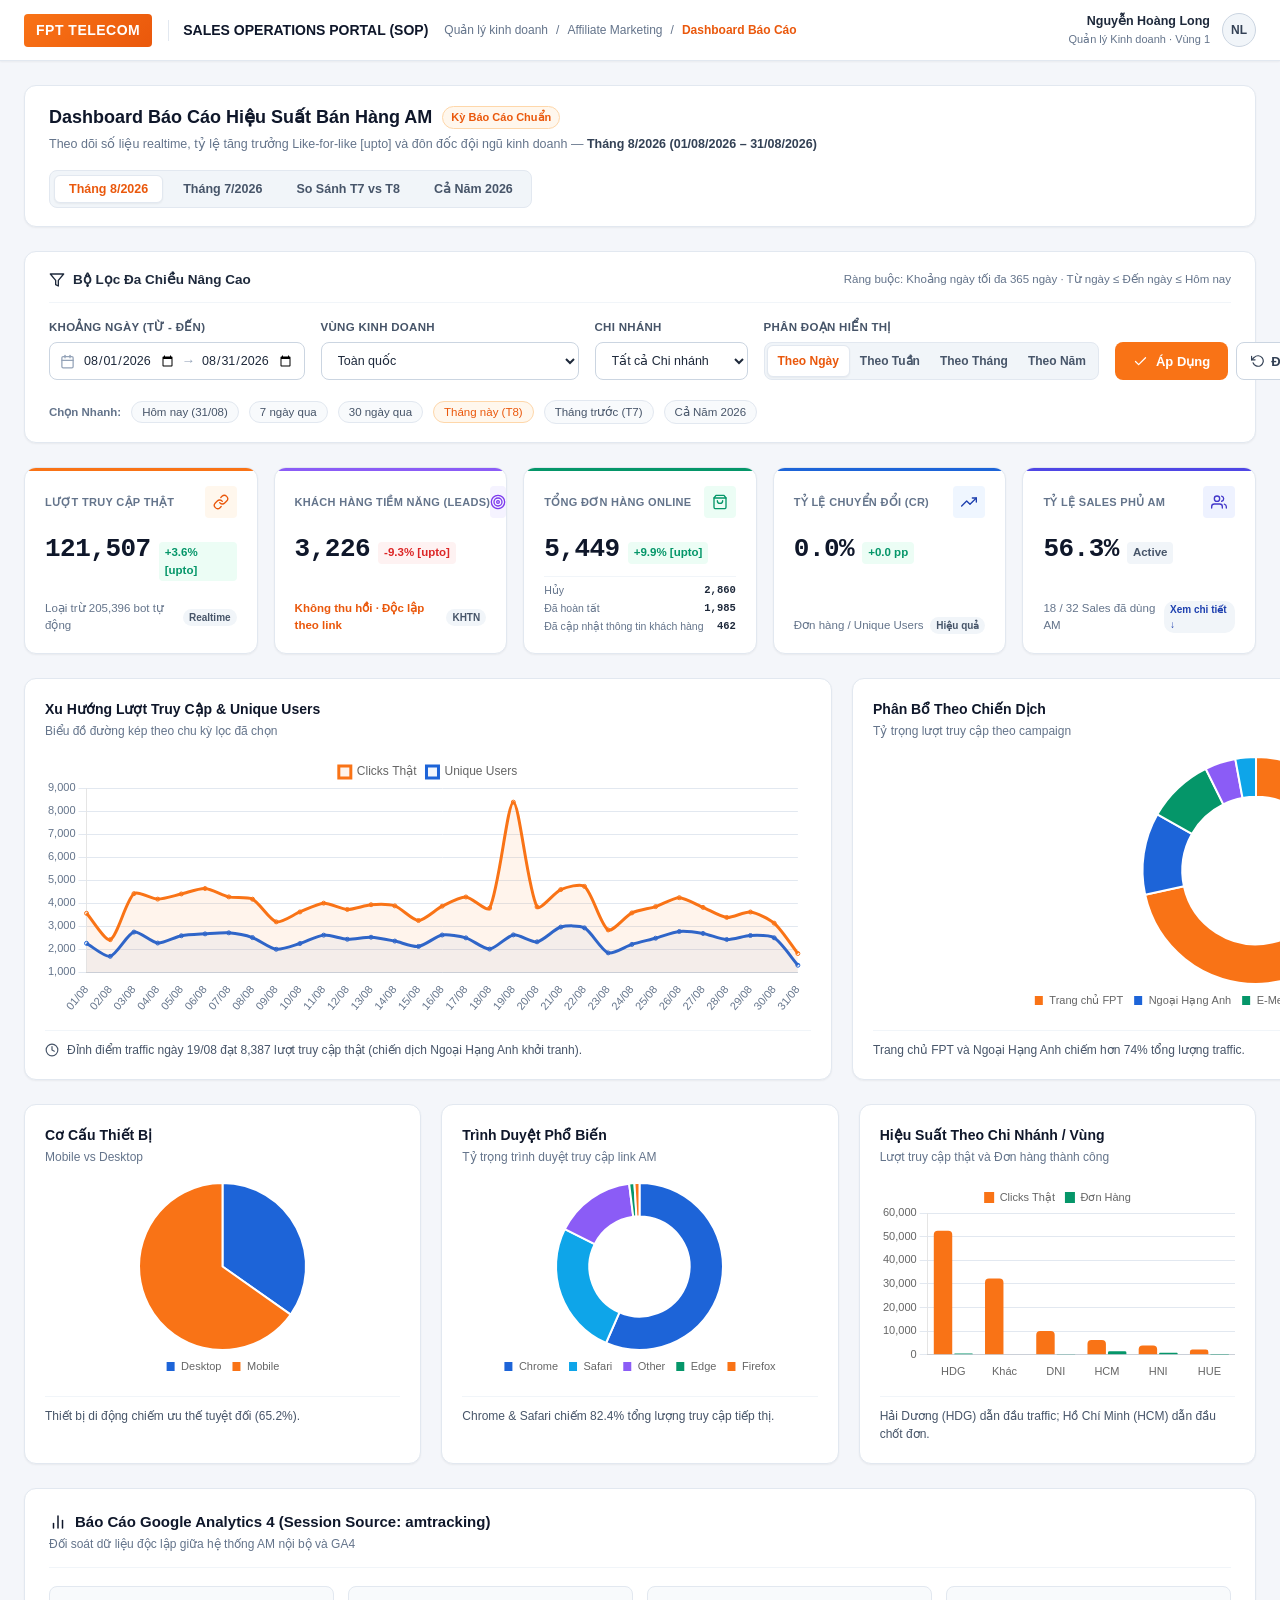
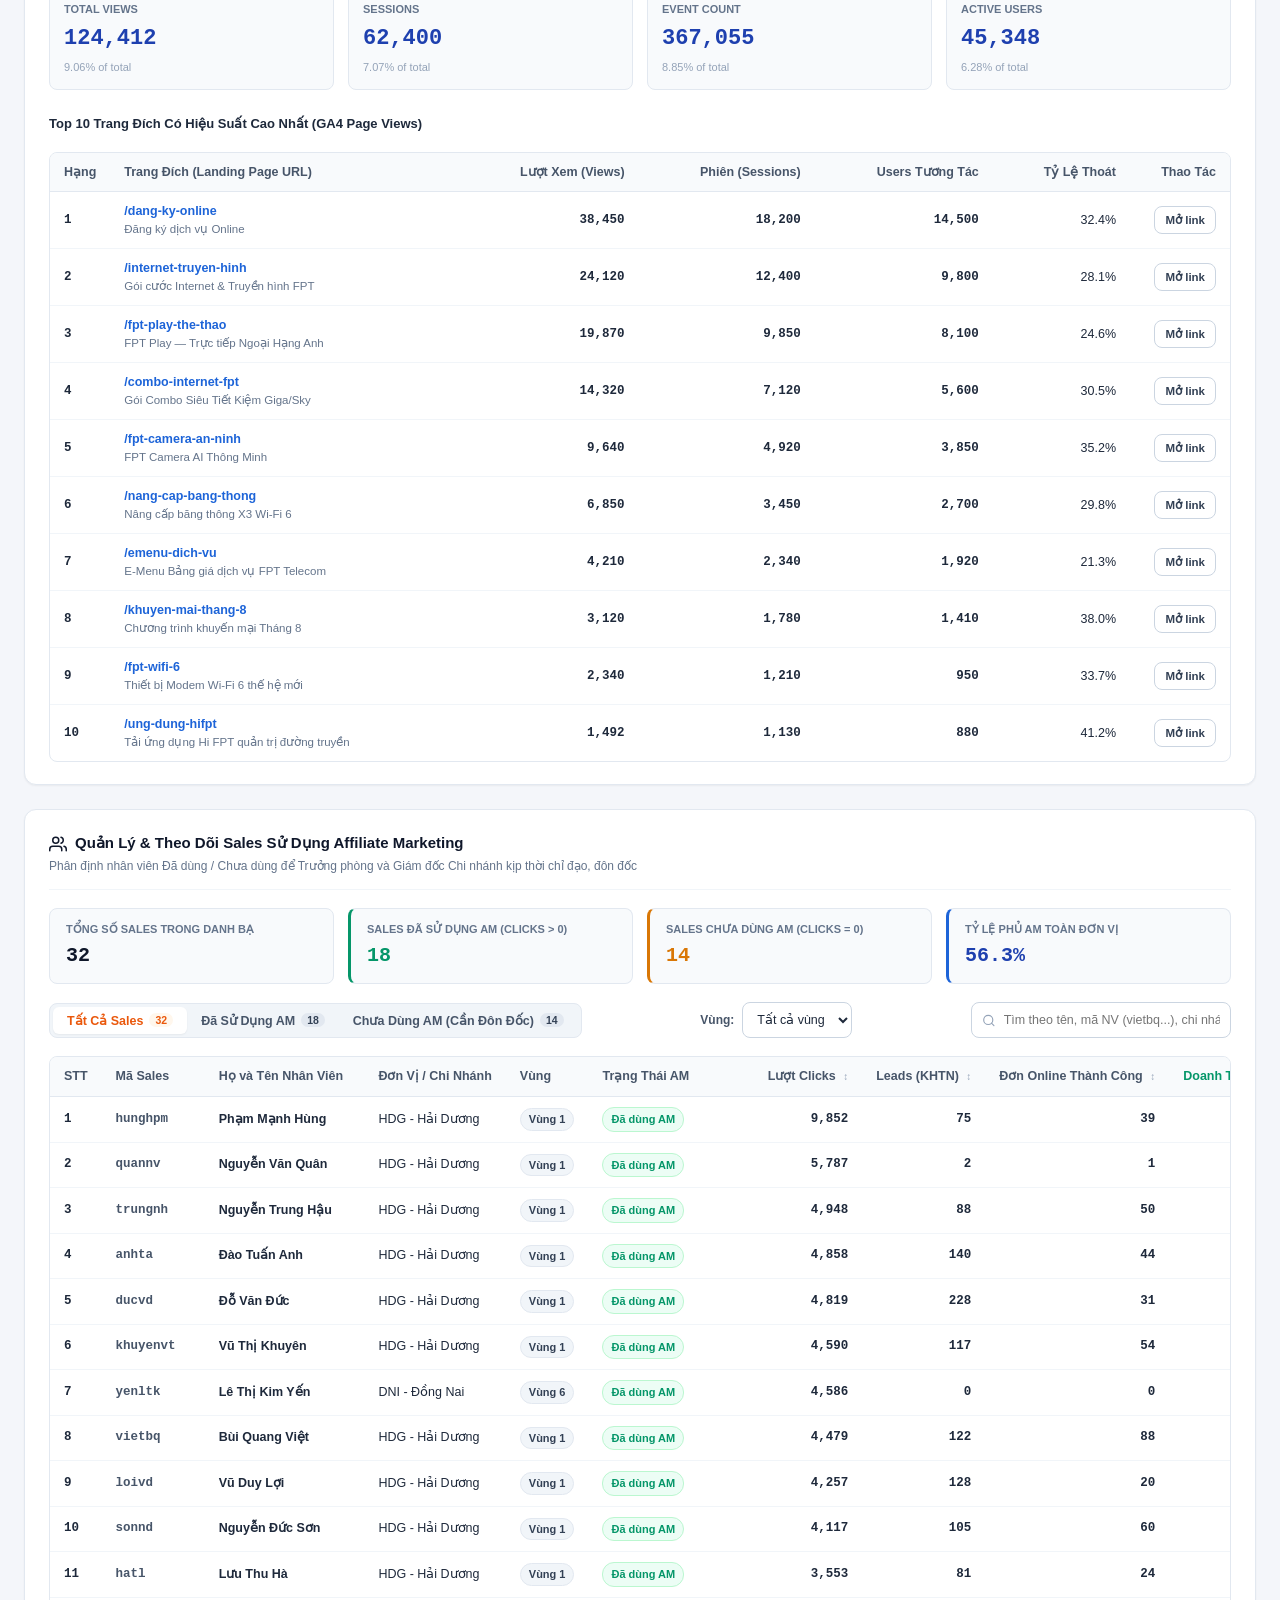
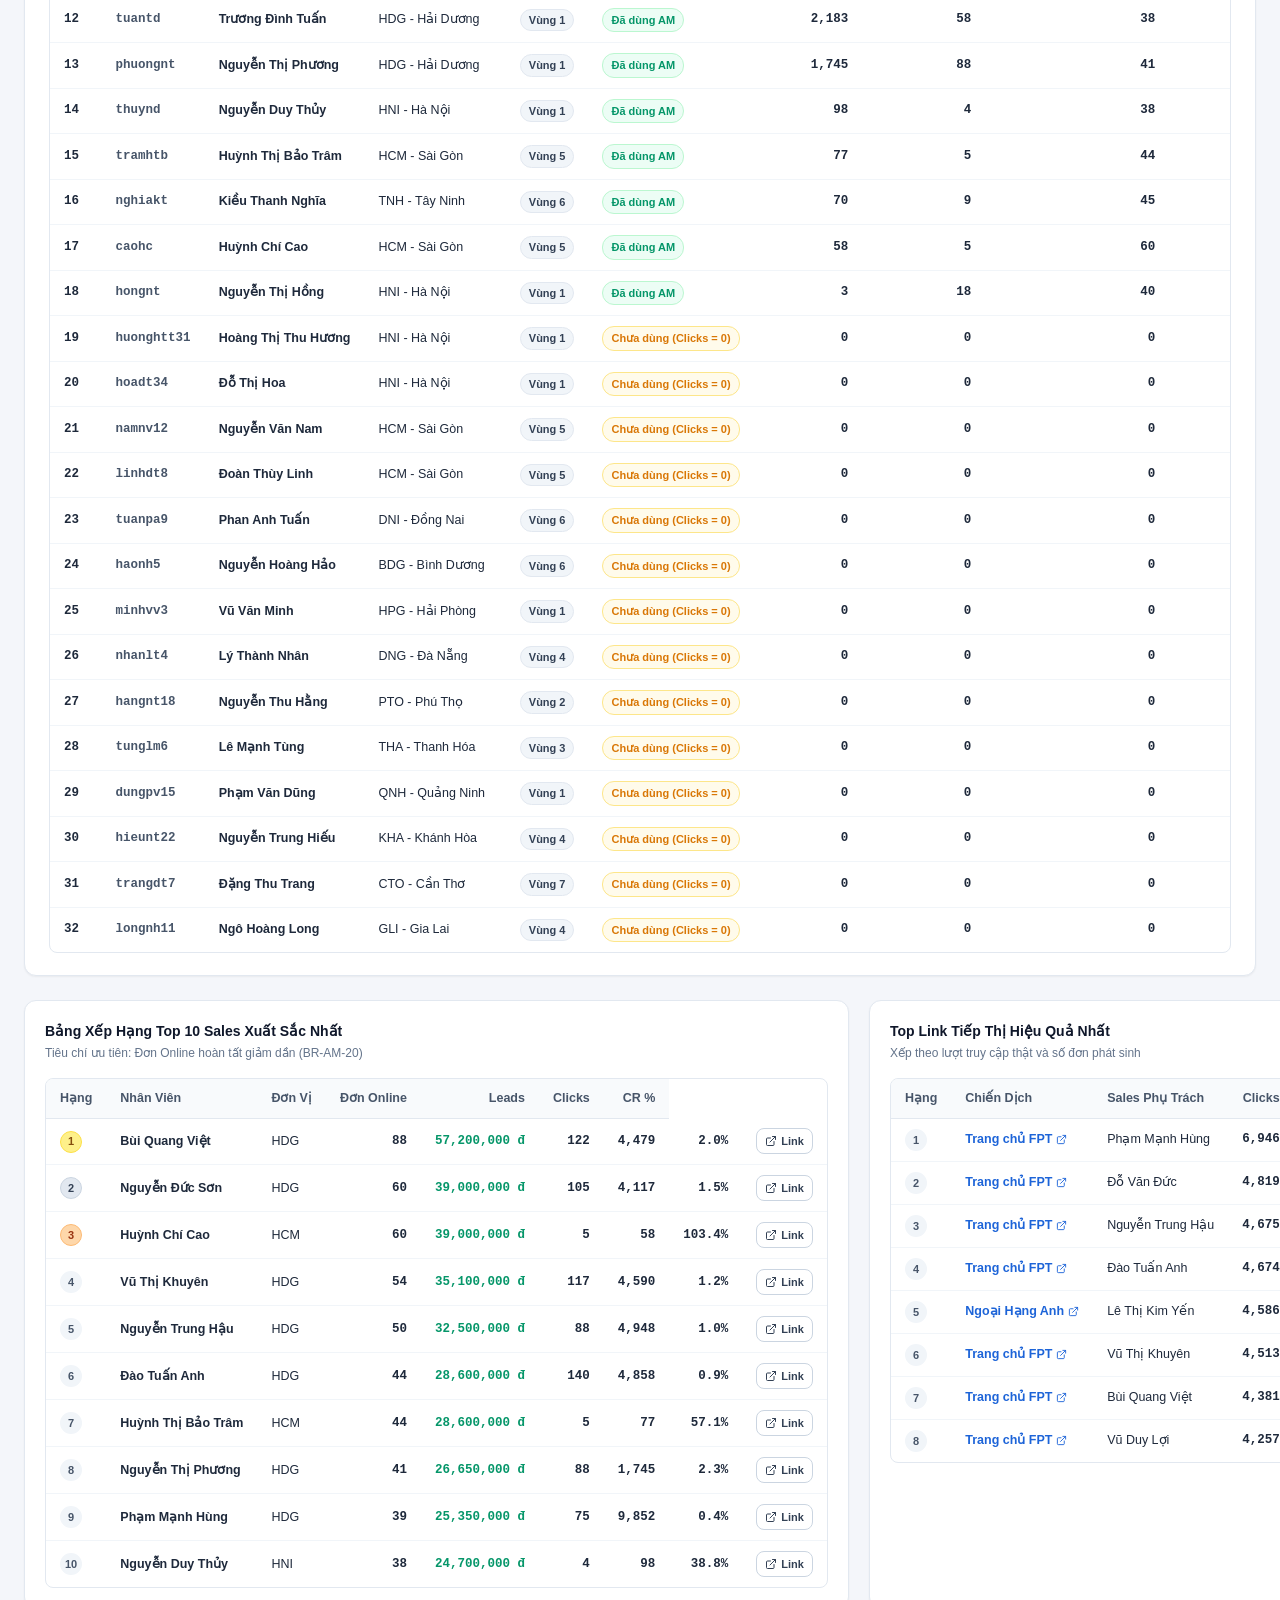
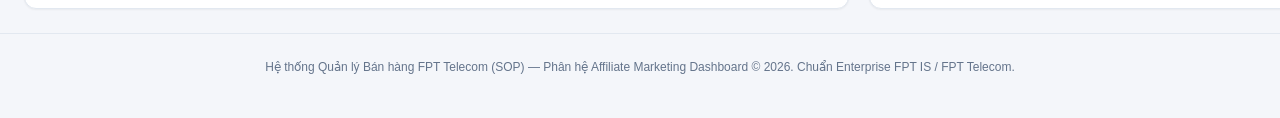
<file: demo-improve/index.html>
<!DOCTYPE html>
<html lang="vi">
<head>
  <meta charset="utf-8">
  <meta name="viewport" content="width=device-width, initial-scale=1.0">
  <title>FPT SOP — Dashboard Báo Cáo Hiệu Suất Bán Hàng Affiliate Marketing</title>
  <style>
/* ==========================================================================
   FPT TELECOM — SALES OPERATIONS PORTAL (SOP)
   AFFILIATE MARKETING DASHBOARD — CORPORATE DESIGN SYSTEM
   Clean, Minimal, Modern, Professional (Zero Emojis/Stickers)
   ========================================================================== */

:root {
  --primary: #f97316;
  --primary-dark: #ea580c;
  --primary-light: #fff7ed;
  --primary-border: #fed7aa;
  
  --secondary: #1d64d8;
  --secondary-dark: #1e40af;
  --secondary-light: #eff6ff;
  
  --success: #059669;
  --success-light: #ecfdf5;
  --warning: #d97706;
  --warning-light: #fffbeb;
  --danger: #dc2626;
  --danger-light: #fef2f2;
  
  --slate-900: #0f172a;
  --slate-800: #1e293b;
  --slate-700: #334155;
  --slate-600: #475569;
  --slate-500: #64748b;
  --slate-400: #94a3b8;
  --slate-300: #cbd5e1;
  --slate-200: #e2e8f0;
  --slate-100: #f1f5f9;
  --slate-50:  #f8fafc;
  --white:     #ffffff;
  
  --font-main: -apple-system, BlinkMacSystemFont, "Segoe UI", Roboto, "Helvetica Neue", Arial, sans-serif;
  --font-mono: ui-monospace, SFMono-Regular, Menlo, Monaco, Consolas, monospace;
  
  --shadow-sm: 0 1px 2px 0 rgba(0, 0, 0, 0.05);
  --shadow:    0 1px 3px 0 rgba(0, 0, 0, 0.1), 0 1px 2px -1px rgba(0, 0, 0, 0.1);
  --shadow-md: 0 4px 6px -1px rgba(0, 0, 0, 0.1), 0 2px 4px -2px rgba(0, 0, 0, 0.1);
  
  --radius-sm: 4px;
  --radius:    8px;
  --radius-md: 12px;
  --radius-lg: 16px;
}

* {
  box-sizing: border-box;
  margin: 0;
  padding: 0;
}

body {
  font-family: var(--font-main);
  background-color: #f4f6fa;
  color: var(--slate-800);
  line-height: 1.5;
  font-size: 13.5px;
  -webkit-font-smoothing: antialiased;
}

/* ==========================================================================
   TOP SOP NAVBAR
   ========================================================================== */
.sop-navbar {
  background: var(--white);
  border-bottom: 1px solid var(--slate-200);
  position: sticky;
  top: 0;
  z-index: 1000;
  box-shadow: var(--shadow-sm);
}

.sop-nav-inner {
  max-width: 1480px;
  margin: 0 auto;
  padding: 0 24px;
  height: 60px;
  display: flex;
  align-items: center;
  justify-content: space-between;
}

.sop-brand-group {
  display: flex;
  align-items: center;
  gap: 16px;
}

.fpt-logo-badge {
  background: linear-gradient(135deg, #f97316 0%, #ea580c 100%);
  color: var(--white);
  font-weight: 800;
  font-size: 14px;
  padding: 6px 12px;
  border-radius: var(--radius-sm);
  letter-spacing: 0.5px;
}

.sop-portal-name {
  font-size: 14px;
  font-weight: 700;
  color: var(--slate-900);
  border-left: 1px solid var(--slate-200);
  padding-left: 14px;
}

.sop-breadcrumb {
  display: flex;
  align-items: center;
  gap: 8px;
  font-size: 12px;
  color: var(--slate-500);
}

.sop-breadcrumb span.active {
  color: var(--primary-dark);
  font-weight: 600;
}

.sop-user-profile {
  display: flex;
  align-items: center;
  gap: 12px;
}

.user-avatar {
  width: 34px;
  height: 34px;
  border-radius: 50%;
  background: var(--slate-100);
  border: 1px solid var(--slate-300);
  display: flex;
  align-items: center;
  justify-content: center;
  font-weight: 600;
  font-size: 12px;
  color: var(--slate-700);
}

.user-details {
  display: flex;
  flex-direction: column;
  text-align: right;
}

.user-name {
  font-size: 12.5px;
  font-weight: 600;
  color: var(--slate-800);
}

.user-role {
  font-size: 11px;
  color: var(--slate-500);
}

/* ==========================================================================
   LAYOUT CONTAINER
   ========================================================================== */
.dashboard-container {
  max-width: 1480px;
  margin: 0 auto;
  padding: 24px;
  display: flex;
  flex-direction: column;
  gap: 24px;
}

/* ==========================================================================
   PAGE HEADER & TIME SELECTOR
   ========================================================================== */
.page-header-row {
  display: flex;
  align-items: center;
  justify-content: space-between;
  flex-wrap: wrap;
  gap: 16px;
  background: var(--white);
  padding: 18px 24px;
  border-radius: var(--radius-md);
  border: 1px solid var(--slate-200);
  box-shadow: var(--shadow-sm);
}

.page-title-box h1 {
  font-size: 18px;
  font-weight: 700;
  color: var(--slate-900);
  margin-bottom: 4px;
  display: flex;
  align-items: center;
  gap: 10px;
}

.system-badge {
  font-size: 11px;
  font-weight: 600;
  background: var(--primary-light);
  color: var(--primary-dark);
  border: 1px solid var(--primary-border);
  padding: 2px 8px;
  border-radius: 12px;
}

.page-subtitle {
  font-size: 12.5px;
  color: var(--slate-500);
}

.time-period-selector {
  display: flex;
  align-items: center;
  gap: 6px;
  background: var(--slate-100);
  padding: 4px;
  border-radius: var(--radius);
  border: 1px solid var(--slate-200);
}

.period-tab-btn {
  border: none;
  background: transparent;
  color: var(--slate-600);
  font-family: inherit;
  font-size: 12.5px;
  font-weight: 600;
  padding: 6px 14px;
  border-radius: 6px;
  cursor: pointer;
  transition: all 0.2s ease;
}

.period-tab-btn:hover {
  color: var(--slate-900);
}

.period-tab-btn.active {
  background: var(--white);
  color: var(--primary-dark);
  box-shadow: var(--shadow-sm);
  border: 1px solid var(--slate-200);
}

/* ==========================================================================
   ADVANCED MULTI-DIMENSIONAL FILTER CARD (UC 1)
   ========================================================================== */
.filter-card {
  background: var(--white);
  border: 1px solid var(--slate-200);
  border-radius: var(--radius-md);
  padding: 18px 24px;
  box-shadow: var(--shadow-sm);
  display: flex;
  flex-direction: column;
  gap: 16px;
}

.filter-card-header {
  display: flex;
  align-items: center;
  justify-content: space-between;
  border-bottom: 1px solid var(--slate-100);
  padding-bottom: 12px;
}

.filter-title {
  font-size: 13.5px;
  font-weight: 700;
  color: var(--slate-800);
  display: flex;
  align-items: center;
  gap: 8px;
}

.filter-rules-note {
  font-size: 11.5px;
  color: var(--slate-500);
}

.filter-grid {
  display: grid;
  grid-template-columns: 1.5fr 1fr 1fr 1.2fr auto;
  gap: 16px;
  align-items: flex-end;
}

.filter-group {
  display: flex;
  flex-direction: column;
  gap: 6px;
}

.filter-label {
  font-size: 11.5px;
  font-weight: 600;
  color: var(--slate-600);
  text-transform: uppercase;
  letter-spacing: 0.3px;
}

.filter-input-wrapper {
  display: flex;
  align-items: center;
  border: 1px solid var(--slate-300);
  border-radius: var(--radius);
  background: var(--white);
  padding: 0 10px;
  height: 38px;
  transition: border-color 0.2s;
}

.filter-input-wrapper:focus-within {
  border-color: var(--primary);
  outline: 2px solid rgba(249, 115, 22, 0.15);
}

.filter-input-wrapper svg {
  color: var(--slate-400);
  margin-right: 8px;
  flex-shrink: 0;
}

.filter-date-input {
  border: none;
  outline: none;
  font-family: inherit;
  font-size: 12.5px;
  color: var(--slate-800);
  width: 100%;
}

.filter-date-sep {
  padding: 0 6px;
  color: var(--slate-400);
  font-weight: 500;
}

.filter-select {
  border: 1px solid var(--slate-300);
  border-radius: var(--radius);
  background: var(--white);
  height: 38px;
  padding: 0 12px;
  font-family: inherit;
  font-size: 12.5px;
  color: var(--slate-800);
  outline: none;
  cursor: pointer;
  transition: border-color 0.2s;
}

.filter-select:focus {
  border-color: var(--primary);
}

/* Segment Pill Selector: Ngày, Tuần, Tháng, Năm */
.segment-pill-group {
  display: flex;
  background: var(--slate-100);
  border: 1px solid var(--slate-200);
  border-radius: var(--radius);
  padding: 2px;
  height: 38px;
}

.segment-btn {
  flex: 1;
  border: none;
  background: transparent;
  font-family: inherit;
  font-size: 12px;
  font-weight: 600;
  color: var(--slate-600);
  border-radius: 6px;
  cursor: pointer;
  transition: all 0.2s;
  padding: 0 10px;
  white-space: nowrap;
}

.segment-btn.active {
  background: var(--white);
  color: var(--primary-dark);
  box-shadow: var(--shadow-sm);
  border: 1px solid var(--slate-200);
}

.filter-actions {
  display: flex;
  gap: 8px;
}

.btn-primary {
  background: var(--primary);
  color: var(--white);
  border: none;
  border-radius: var(--radius);
  height: 38px;
  padding: 0 18px;
  font-family: inherit;
  font-size: 13px;
  font-weight: 600;
  cursor: pointer;
  display: inline-flex;
  align-items: center;
  gap: 8px;
  transition: background 0.2s;
  white-space: nowrap;
}

.btn-primary:hover {
  background: var(--primary-dark);
}

.btn-secondary {
  background: var(--white);
  color: var(--slate-700);
  border: 1px solid var(--slate-300);
  border-radius: var(--radius);
  height: 38px;
  padding: 0 14px;
  font-family: inherit;
  font-size: 13px;
  font-weight: 600;
  cursor: pointer;
  display: inline-flex;
  align-items: center;
  gap: 6px;
  transition: all 0.2s;
  white-space: nowrap;
}

.btn-secondary:hover {
  background: var(--slate-50);
  border-color: var(--slate-400);
}

/* Quick Filter Badges */
.quick-filter-row {
  display: flex;
  align-items: center;
  gap: 10px;
  flex-wrap: wrap;
  padding-top: 4px;
}

.quick-filter-label {
  font-size: 11.5px;
  font-weight: 600;
  color: var(--slate-500);
}

.quick-btn {
  border: 1px solid var(--slate-200);
  background: var(--slate-50);
  color: var(--slate-600);
  font-family: inherit;
  font-size: 11.5px;
  font-weight: 500;
  padding: 4px 10px;
  border-radius: 14px;
  cursor: pointer;
  transition: all 0.2s;
}

.quick-btn:hover, .quick-btn.active {
  background: var(--primary-light);
  color: var(--primary-dark);
  border-color: var(--primary-border);
}

/* ==========================================================================
   5 CORE KPI CARDS (UC 1)
   ========================================================================== */
.kpi-grid {
  display: grid;
  grid-template-columns: repeat(5, 1fr);
  gap: 16px;
}

.kpi-card {
  background: var(--white);
  border: 1px solid var(--slate-200);
  border-radius: var(--radius-md);
  padding: 18px 20px;
  box-shadow: var(--shadow-sm);
  position: relative;
  overflow: hidden;
  display: flex;
  flex-direction: column;
  min-height: 168px;
  transition: transform 0.2s, box-shadow 0.2s;
}

.kpi-card:hover {
  transform: translateY(-2px);
  box-shadow: var(--shadow-md);
}

.kpi-card-accent {
  position: absolute;
  top: 0;
  left: 0;
  right: 0;
  height: 3px;
}

.kpi-accent-orange { background: var(--primary); }
.kpi-accent-blue   { background: var(--secondary); }
.kpi-accent-green  { background: var(--success); }
.kpi-accent-purple { background: #8b5cf6; }
.kpi-accent-indigo { background: #4f46e5; }

.kpi-card-header {
  display: flex;
  align-items: center;
  justify-content: space-between;
  height: 32px;
  margin-bottom: 12px;
}

.kpi-title {
  font-size: 11px;
  font-weight: 700;
  color: var(--slate-500);
  text-transform: uppercase;
  letter-spacing: 0.3px;
  white-space: nowrap;
}

.kpi-icon-wrap {
  width: 32px;
  height: 32px;
  border-radius: var(--radius-sm);
  display: flex;
  align-items: center;
  justify-content: center;
}

.icon-wrap-orange { background: var(--primary-light); color: var(--primary-dark); }
.icon-wrap-blue   { background: var(--secondary-light); color: var(--secondary-dark); }
.icon-wrap-green  { background: var(--success-light); color: var(--success); }
.icon-wrap-purple { background: #f5f3ff; color: #7c3aed; }
.icon-wrap-indigo { background: #eef2ff; color: #4338ca; }

.kpi-value-row {
  display: flex;
  align-items: baseline;
  gap: 8px;
  height: 34px;
  margin-bottom: 12px;
}

.kpi-value {
  font-size: 26px;
  font-weight: 800;
  font-family: var(--font-mono);
  letter-spacing: -0.5px;
  color: var(--slate-900);
}

.kpi-growth-badge {
  display: inline-flex;
  align-items: center;
  gap: 3px;
  font-size: 11.5px;
  font-weight: 600;
  padding: 2px 6px;
  border-radius: 4px;
}

.growth-up   { background: var(--success-light); color: var(--success); }
.growth-down { background: var(--danger-light); color: var(--danger); }
.growth-neutral { background: var(--slate-100); color: var(--slate-600); }

.kpi-meta-text {
  margin-top: auto;
  font-size: 11.5px;
  color: var(--slate-500);
  display: flex;
  align-items: center;
  justify-content: space-between;
}

.kpi-pill-note {
  font-size: 10px;
  font-weight: 600;
  background: var(--slate-100);
  color: var(--slate-600);
  padding: 1px 6px;
  border-radius: 10px;
}

/* Mini Order Status Breakdown */
.kpi-breakdown-box {
  margin-top: auto;
  padding-top: 6px;
  border-top: 1px solid var(--slate-100);
  display: flex;
  flex-direction: column;
  gap: 2px;
  font-size: 10.5px;
}

.kpi-breakdown-row {
  display: flex;
  justify-content: space-between;
  color: var(--slate-500);
}

.kpi-breakdown-row span.val {
  font-family: var(--font-mono);
  font-weight: 600;
  color: var(--slate-800);
}

/* ==========================================================================
   EXECUTIVE INSIGHT BANNER
   ========================================================================== */
.executive-insight-box {
  background: var(--white);
  border: 1px solid var(--slate-200);
  border-radius: var(--radius-md);
  padding: 16px 20px;
  box-shadow: var(--shadow-sm);
  display: flex;
  flex-direction: column;
  gap: 8px;
}

.insight-header {
  font-size: 12.5px;
  font-weight: 700;
  color: var(--slate-800);
  display: flex;
  align-items: center;
  gap: 8px;
}

.insight-grid {
  display: grid;
  grid-template-columns: repeat(4, 1fr);
  gap: 12px;
}

.insight-item {
  background: var(--slate-50);
  border-left: 3px solid var(--secondary);
  padding: 10px 14px;
  border-radius: var(--radius-sm);
  font-size: 12px;
  line-height: 1.45;
  color: var(--slate-700);
}

.insight-item.warn { border-left-color: var(--warning); }
.insight-item.good { border-left-color: var(--success); }
.insight-item.bad  { border-left-color: var(--danger); }

/* ==========================================================================
   CHARTS GRID (UC 2)
   ========================================================================== */
.charts-grid-main {
  display: grid;
  grid-template-columns: 2fr 1fr;
  gap: 20px;
}

.chart-card {
  background: var(--white);
  border: 1px solid var(--slate-200);
  border-radius: var(--radius-md);
  padding: 20px;
  box-shadow: var(--shadow-sm);
  display: flex;
  flex-direction: column;
}

.chart-header {
  display: flex;
  align-items: center;
  justify-content: space-between;
  margin-bottom: 16px;
}

.chart-title-group h3 {
  font-size: 14px;
  font-weight: 700;
  color: var(--slate-900);
  margin-bottom: 2px;
}

.chart-sub {
  font-size: 12px;
  color: var(--slate-500);
}

.chart-canvas-wrap {
  position: relative;
  height: 260px;
  width: 100%;
}

.chart-card-footer {
  margin-top: 14px;
  padding-top: 10px;
  border-top: 1px solid var(--slate-100);
  font-size: 12px;
  color: var(--slate-600);
  display: flex;
  align-items: center;
  gap: 8px;
}

.charts-sub-grid {
  display: grid;
  grid-template-columns: repeat(3, 1fr);
  gap: 20px;
}

/* ==========================================================================
   GA4 SECTION (UC 2)
   ========================================================================== */
.section-wrapper {
  background: var(--white);
  border: 1px solid var(--slate-200);
  border-radius: var(--radius-md);
  padding: 22px 24px;
  box-shadow: var(--shadow-sm);
  display: flex;
  flex-direction: column;
  gap: 18px;
}

.section-header-row {
  display: flex;
  align-items: center;
  justify-content: space-between;
  flex-wrap: wrap;
  gap: 12px;
  border-bottom: 1px solid var(--slate-100);
  padding-bottom: 14px;
}

.section-title-wrap h2 {
  font-size: 15px;
  font-weight: 700;
  color: var(--slate-900);
  display: flex;
  align-items: center;
  gap: 8px;
  margin-bottom: 2px;
}

.section-desc {
  font-size: 12px;
  color: var(--slate-500);
}

.ga4-kpi-grid {
  display: grid;
  grid-template-columns: repeat(4, 1fr);
  gap: 14px;
}

.ga4-kpi-box {
  background: var(--slate-50);
  border: 1px solid var(--slate-200);
  border-radius: var(--radius);
  padding: 14px;
}

.ga4-kpi-label {
  font-size: 11px;
  font-weight: 600;
  color: var(--slate-500);
  text-transform: uppercase;
}

.ga4-kpi-value {
  font-size: 22px;
  font-weight: 800;
  font-family: var(--font-mono);
  color: var(--secondary-dark);
  margin: 4px 0;
}

.ga4-kpi-sub {
  font-size: 11px;
  color: var(--slate-400);
}

/* ==========================================================================
   TABLES & DATA GRIDS (UC 2, UC 3, UC 4)
   ========================================================================== */
.table-responsive {
  width: 100%;
  overflow-x: auto;
  border: 1px solid var(--slate-200);
  border-radius: var(--radius);
}

.data-table {
  width: 100%;
  border-collapse: collapse;
  text-align: left;
  font-size: 12.5px;
}

.data-table th {
  background: var(--slate-50);
  color: var(--slate-600);
  font-weight: 600;
  padding: 10px 14px;
  border-bottom: 1px solid var(--slate-200);
  white-space: nowrap;
}

.data-table td {
  padding: 10px 14px;
  border-bottom: 1px solid var(--slate-100);
  color: var(--slate-800);
  white-space: nowrap;
}

.data-table tr:last-child td {
  border-bottom: none;
}

.data-table tr:hover {
  background-color: #fafbfd;
}

.td-mono {
  font-family: var(--font-mono);
  font-weight: 600;
}

.td-right {
  text-align: right;
}

/* Status Badges */
.status-badge {
  display: inline-flex;
  align-items: center;
  gap: 4px;
  font-size: 11px;
  font-weight: 600;
  padding: 3px 8px;
  border-radius: 12px;
}

.status-active {
  background: var(--success-light);
  color: var(--success);
  border: 1px solid #bbf7d0;
}

.status-inactive {
  background: var(--warning-light);
  color: var(--warning);
  border: 1px solid #fde68a;
}

/* Rank Badges */
.rank-badge {
  display: inline-flex;
  align-items: center;
  justify-content: center;
  width: 22px;
  height: 22px;
  border-radius: 50%;
  font-size: 11px;
  font-weight: 700;
}

.rank-1 { background: #fef08a; color: #854d0e; border: 1px solid #fde047; }
.rank-2 { background: #e2e8f0; color: #334155; border: 1px solid #cbd5e1; }
.rank-3 { background: #fed7aa; color: #9a3412; border: 1px solid #fdba74; }
.rank-n { background: var(--slate-100); color: var(--slate-600); }

/* ==========================================================================
   SALES MANAGEMENT CONTROLS (UC 3)
   ========================================================================== */
.sales-toolbar-row {
  display: flex;
  align-items: center;
  justify-content: space-between;
  flex-wrap: wrap;
  gap: 14px;
}

.sales-tabs-group {
  display: flex;
  background: var(--slate-100);
  border: 1px solid var(--slate-200);
  border-radius: var(--radius);
  padding: 3px;
}

.sales-tab-btn {
  border: none;
  background: transparent;
  color: var(--slate-600);
  font-family: inherit;
  font-size: 12.5px;
  font-weight: 600;
  padding: 6px 14px;
  border-radius: 6px;
  cursor: pointer;
  transition: all 0.2s;
  display: flex;
  align-items: center;
  gap: 6px;
}

.sales-tab-btn.active {
  background: var(--white);
  color: var(--primary-dark);
  box-shadow: var(--shadow-sm);
}

.sales-tab-badge {
  font-size: 10.5px;
  padding: 1px 6px;
  border-radius: 10px;
  background: var(--slate-200);
  color: var(--slate-700);
}

.sales-tab-btn.active .sales-tab-badge {
  background: var(--primary-light);
  color: var(--primary-dark);
}

.sales-search-box {
  display: flex;
  align-items: center;
  border: 1px solid var(--slate-300);
  border-radius: var(--radius);
  background: var(--white);
  padding: 0 10px;
  height: 36px;
  min-width: 260px;
}

.sales-search-box input {
  border: none;
  outline: none;
  font-family: inherit;
  font-size: 12.5px;
  color: var(--slate-800);
  width: 100%;
}

.sales-summary-cards {
  display: grid;
  grid-template-columns: repeat(4, 1fr);
  gap: 14px;
}

.sales-stat-box {
  border: 1px solid var(--slate-200);
  background: var(--slate-50);
  border-radius: var(--radius);
  padding: 12px 16px;
  display: flex;
  flex-direction: column;
  gap: 4px;
}

.sales-stat-title {
  font-size: 11px;
  font-weight: 600;
  color: var(--slate-500);
  text-transform: uppercase;
}

.sales-stat-val {
  font-size: 20px;
  font-weight: 800;
  font-family: var(--font-mono);
  color: var(--slate-900);
}

/* ==========================================================================
   FOOTER
   ========================================================================== */
.sop-footer {
  text-align: center;
  padding: 24px 0;
  border-top: 1px solid var(--slate-200);
  color: var(--slate-500);
  font-size: 12px;
}

/* ==========================================================================
   RESPONSIVE QUERIES
   ========================================================================== */
@media (max-width: 1200px) {
  .kpi-grid { grid-template-columns: repeat(3, 1fr); }
  .charts-grid-main { grid-template-columns: 1fr; }
  .charts-sub-grid { grid-template-columns: 1fr; }
  .filter-grid { grid-template-columns: 1fr 1fr; }
}

@media (max-width: 768px) {
  .dashboard-container { padding: 14px; gap: 16px; }
  .kpi-grid { grid-template-columns: 1fr; }
  .insight-grid { grid-template-columns: 1fr; }
  .sales-summary-cards { grid-template-columns: 1fr 1fr; }
  .ga4-kpi-grid { grid-template-columns: 1fr 1fr; }
  .filter-grid { grid-template-columns: 1fr; }
}


/* Modal Styles for Sales Link Details */
.sop-modal {
  position: fixed;
  top: 0;
  left: 0;
  width: 100vw;
  height: 100vh;
  z-index: 9999;
  display: flex;
  align-items: center;
  justify-content: center;
}
.sop-modal-backdrop {
  position: absolute;
  top: 0;
  left: 0;
  width: 100%;
  height: 100%;
  background: rgba(15, 23, 42, 0.5);
  backdrop-filter: blur(2px);
}
.sop-modal-content {
  position: relative;
  background: var(--white);
  border-radius: var(--radius-lg);
  box-shadow: 0 20px 25px -5px rgba(0, 0, 0, 0.2);
  width: 90%;
  max-width: 720px;
  max-height: 85vh;
  display: flex;
  flex-direction: column;
  overflow: hidden;
  z-index: 10;
  animation: modalFadeIn 0.2s ease-out;
}
@keyframes modalFadeIn {
  from { opacity: 0; transform: scale(0.96); }
  to { opacity: 1; transform: scale(1); }
}
.sop-modal-header {
  padding: 16px 20px;
  border-bottom: 1px solid var(--slate-200);
  display: flex;
  align-items: center;
  justify-content: space-between;
  background: var(--slate-50);
}
.sop-modal-header h3 {
  font-size: 15px;
  font-weight: 700;
  color: var(--slate-900);
  margin: 0;
}
.sop-modal-close {
  background: none;
  border: none;
  font-size: 22px;
  cursor: pointer;
  color: var(--slate-400);
  line-height: 1;
}
.sop-modal-close:hover { color: var(--slate-700); }
.sop-modal-body {
  padding: 20px;
  overflow-y: auto;
}
.sop-modal-footer {
  padding: 12px 20px;
  border-top: 1px solid var(--slate-200);
  background: var(--slate-50);
  display: flex;
  justify-content: flex-end;
}
.sortable-th {
  cursor: pointer;
  user-select: none;
  transition: background 0.15s;
}
.sortable-th:hover {
  background: var(--slate-100);
}
.sort-indicator {
  display: inline-block;
  margin-left: 4px;
  font-size: 10px;
  color: var(--slate-400);
}



/* Sales Region Filter & Sortable Header Styles */
.sales-region-filter {
  display: flex;
  align-items: center;
  gap: 8px;
}
.sales-region-filter select {
  height: 36px;
  padding: 0 10px;
  font-size: 12.5px;
  border: 1px solid var(--slate-300);
  border-radius: var(--radius);
  background: var(--white);
  color: var(--slate-800);
  outline: none;
  cursor: pointer;
}
.sales-region-filter select:focus {
  border-color: var(--primary);
}
.sortable-th {
  cursor: pointer;
  user-select: none;
  transition: background 0.15s;
}
.sortable-th:hover {
  background: var(--slate-100);
}
.sort-indicator {
  display: inline-block;
  margin-left: 4px;
  font-size: 10px;
  color: var(--slate-400);
}
.region-pill {
  display: inline-block;
  padding: 2px 8px;
  border-radius: 12px;
  font-size: 11px;
  font-weight: 600;
  background: var(--slate-100);
  color: var(--slate-700);
  border: 1px solid var(--slate-200);
}

</style>
</head>
<body>

  <!-- =========================================================================
       1. TOP SOP NAVBAR (ENTERPRISE BRAND BAR)
       ========================================================================= -->
  <header class="sop-navbar">
    <div class="sop-nav-inner">
      <div class="sop-brand-group">
        <div class="fpt-logo-badge">FPT TELECOM</div>
        <div class="sop-portal-name">SALES OPERATIONS PORTAL (SOP)</div>
        <div class="sop-breadcrumb">
          <span>Quản lý kinh doanh</span>
          <span>/</span>
          <span>Affiliate Marketing</span>
          <span>/</span>
          <span class="active">Dashboard Báo Cáo</span>
        </div>
      </div>

      <div class="sop-user-profile">
        <div class="user-details">
          <span class="user-name">Nguyễn Hoàng Long</span>
          <span class="user-role">Quản lý Kinh doanh · Vùng 1</span>
        </div>
        <div class="user-avatar">NL</div>
      </div>
    </div>
  </header>

  <!-- =========================================================================
       MAIN DASHBOARD CONTAINER
       ========================================================================= -->
  <main class="dashboard-container">

    <!-- PAGE TITLE & TIME SWITCHER -->
    <section class="page-header-row">
      <div class="page-title-box">
        <h1>
          Dashboard Báo Cáo Hiệu Suất Bán Hàng AM
          <span class="system-badge" id="headerStatusBadge">Kỳ Báo Cáo Chuẩn</span>
        </h1>
        <div class="page-subtitle">
          Theo dõi số liệu realtime, tỷ lệ tăng trưởng Like-for-like [upto] và đôn đốc đội ngũ kinh doanh — <span id="headerTitleRange" style="font-weight: 600; color: var(--slate-700);">Tháng 8/2026</span>
        </div>
      </div>

      <div class="time-period-selector">
        <button type="button" class="period-tab-btn active" data-period="t8">Tháng 8/2026</button>
        <button type="button" class="period-tab-btn" data-period="t7">Tháng 7/2026</button>
        <button type="button" class="period-tab-btn" data-period="cmp">So Sánh T7 vs T8</button>
        <button type="button" class="period-tab-btn" data-period="year2026">Cả Năm 2026</button>
      </div>
    </section>

    <!-- =========================================================================
         2. BỘ LỌC ĐA CHIỀU NÂNG CAO (UC 1 — BR-AM-01 ĐẾN BR-AM-05)
         ========================================================================= -->
    <section class="filter-card">
      <div class="filter-card-header">
        <div class="filter-title">
          <svg width="16" height="16" viewBox="0 0 24 24" fill="none" stroke="currentColor" stroke-width="2" stroke-linecap="round" stroke-linejoin="round"><polygon points="22 3 2 3 10 12.46 10 19 14 21 14 12.46 22 3"></polygon></svg>
          Bộ Lọc Đa Chiều Nâng Cao
        </div>
        <div class="filter-rules-note">
          Ràng buộc: Khoảng ngày tối đa 365 ngày · Từ ngày ≤ Đến ngày ≤ Hôm nay
        </div>
      </div>

      <div class="filter-grid">
        <!-- Date Range -->
        <div class="filter-group">
          <label class="filter-label">Khoảng Ngày (Từ - Đến)</label>
          <div class="filter-input-wrapper">
            <svg width="15" height="15" viewBox="0 0 24 24" fill="none" stroke="currentColor" stroke-width="2" stroke-linecap="round" stroke-linejoin="round"><rect x="3" y="4" width="18" height="18" rx="2" ry="2"></rect><line x1="16" y1="2" x2="16" y2="6"></line><line x1="8" y1="2" x2="8" y2="6"></line><line x1="3" y1="10" x2="21" y2="10"></line></svg>
            <input type="date" id="inputFromDate" class="filter-date-input" value="2026-08-01" max="2026-08-31">
            <span class="filter-date-sep">→</span>
            <input type="date" id="inputToDate" class="filter-date-input" value="2026-08-31" max="2026-08-31">
          </div>
          <div id="dateFilterError" style="display: none; color: #dc2626; font-size: 11px; font-weight: 600; padding-top: 2px;"></div>
        </div>

        <!-- Region Filter -->
        <div class="filter-group">
          <label class="filter-label">Vùng Kinh Doanh</label>
          <select id="regionSelect" class="filter-select">
            <option value="all">Toàn quốc</option>
          </select>
        </div>

        <!-- Branch Filter (Cascade) -->
        <div class="filter-group">
          <label class="filter-label">Chi Nhánh</label>
          <select id="branchSelect" class="filter-select">
            <option value="all">Tất cả Chi nhánh</option>
          </select>
        </div>

        <!-- Segment By: Ngày, Tuần, Tháng, Năm (As Requested!) -->
        <div class="filter-group">
          <label class="filter-label">Phân Đoạn Hiển Thị</label>
          <div class="segment-pill-group">
            <button type="button" class="segment-btn active" data-segment="day">Theo Ngày</button>
            <button type="button" class="segment-btn" data-segment="week">Theo Tuần</button>
            <button type="button" class="segment-btn" data-segment="month">Theo Tháng</button>
            <button type="button" class="segment-btn" data-segment="year">Theo Năm</button>
          </div>
        </div>

        <!-- Action Buttons -->
        <div class="filter-actions">
          <button type="button" id="btnApplyFilter" class="btn-primary">
            <svg width="15" height="15" viewBox="0 0 24 24" fill="none" stroke="currentColor" stroke-width="2" stroke-linecap="round" stroke-linejoin="round"><polyline points="20 6 9 17 4 12"></polyline></svg>
            Áp Dụng
          </button>
          <button type="button" id="btnResetFilter" class="btn-secondary" title="Đặt lại bộ lọc về mặc định">
            <svg width="14" height="14" viewBox="0 0 24 24" fill="none" stroke="currentColor" stroke-width="2" stroke-linecap="round" stroke-linejoin="round"><polyline points="1 4 1 10 7 10"></polyline><path d="M3.51 15a9 9 0 1 0 2.13-9.36L1 10"></path></svg>
            Đặt Lại
          </button>
        </div>
      </div>

      <!-- Quick Filter Chips -->
      <div class="quick-filter-row">
        <span class="quick-filter-label">Chọn Nhanh:</span>
        <button type="button" class="quick-btn" data-quick="today">Hôm nay (31/08)</button>
        <button type="button" class="quick-btn" data-quick="7d">7 ngày qua</button>
        <button type="button" class="quick-btn" data-quick="30d">30 ngày qua</button>
        <button type="button" class="quick-btn active" data-quick="month">Tháng này (T8)</button>
        <button type="button" class="quick-btn" data-quick="prev_month">Tháng trước (T7)</button>
        <button type="button" class="quick-btn" data-quick="year">Cả Năm 2026</button>
      </div>
    </section>

    <!-- =========================================================================
         3. 5 CORE KPI CARDS REALTIME + LIKE-FOR-LIKE (UC 1)
         ========================================================================= -->
    <section class="kpi-grid">
      <!-- Card 1: Lượt Truy Cập Thật -->
      <div class="kpi-card">
        <div class="kpi-card-accent kpi-accent-orange"></div>
        <div class="kpi-card-header">
          <span class="kpi-title">Lượt Truy Cập Thật</span>
          <div class="kpi-icon-wrap icon-wrap-orange">
            <svg width="16" height="16" viewBox="0 0 24 24" fill="none" stroke="currentColor" stroke-width="2" stroke-linecap="round" stroke-linejoin="round"><path d="M10 13a5 5 0 0 0 7.54.54l3-3a5 5 0 0 0-7.07-7.07l-1.72 1.71"></path><path d="M14 11a5 5 0 0 0-7.54-.54l-3 3a5 5 0 0 0 7.07 7.07l1.71-1.71"></path></svg>
          </div>
        </div>
        <div class="kpi-value-row">
          <span class="kpi-value" id="kpiClicksVal">121,507</span>
          <span class="kpi-growth-badge growth-up" id="kpiClicksBadge">+3.6% [upto]</span>
        </div>
        <div class="kpi-meta-text">
          <span id="kpiClicksBot">Loại trừ 205k bot tự động</span>
          <span class="kpi-pill-note">Realtime</span>
        </div>
      </div>

      <!-- Card 2: Khách Hàng Tiềm Năng (Leads) -->
      <div class="kpi-card">
        <div class="kpi-card-accent kpi-accent-purple"></div>
        <div class="kpi-card-header">
          <span class="kpi-title">Khách Hàng Tiềm Năng (Leads)</span>
          <div class="kpi-icon-wrap icon-wrap-purple">
            <svg width="16" height="16" viewBox="0 0 24 24" fill="none" stroke="currentColor" stroke-width="2" stroke-linecap="round" stroke-linejoin="round"><circle cx="12" cy="12" r="10"></circle><circle cx="12" cy="12" r="6"></circle><circle cx="12" cy="12" r="2"></circle></svg>
          </div>
        </div>
        <div class="kpi-value-row">
          <span class="kpi-value" id="kpiLeadVal">3,226</span>
          <span class="kpi-growth-badge growth-down" id="kpiLeadBadge">-9.3% [upto]</span>
        </div>
        <div class="kpi-meta-text">
          <span style="font-weight: 600; color: var(--primary-dark);">Không thu hồi · Độc lập theo link</span>
          <span class="kpi-pill-note">KHTN</span>
        </div>
      </div>

      <!-- Card 3: Tổng Đơn Hàng Online -->
      <div class="kpi-card">
        <div class="kpi-card-accent kpi-accent-green"></div>
        <div class="kpi-card-header">
          <span class="kpi-title">Tổng Đơn Hàng Online</span>
          <div class="kpi-icon-wrap icon-wrap-green">
            <svg width="16" height="16" viewBox="0 0 24 24" fill="none" stroke="currentColor" stroke-width="2" stroke-linecap="round" stroke-linejoin="round"><path d="M6 2L3 6v14a2 2 0 0 0 2 2h14a2 2 0 0 0 2-2V6l-3-4z"></path><line x1="3" y1="6" x2="21" y2="6"></line><path d="M16 10a4 4 0 0 1-8 0"></path></svg>
          </div>
        </div>
        <div class="kpi-value-row">
          <span class="kpi-value" id="kpiDonVal">5,449</span>
          <span class="kpi-growth-badge growth-up" id="kpiDonBadge">+9.9% [upto]</span>
        </div>
        <div class="kpi-breakdown-box" id="kpiDonBreakdown">
          <!-- Populated by JS: Hoàn tất, Đang xử lý, Hủy -->
        </div>
      </div>

      <!-- Card 4: Tỷ Lệ Chuyển Đổi (CR) -->
      <div class="kpi-card">
        <div class="kpi-card-accent kpi-accent-blue"></div>
        <div class="kpi-card-header">
          <span class="kpi-title">Tỷ Lệ Chuyển Đổi (CR)</span>
          <div class="kpi-icon-wrap icon-wrap-blue">
            <svg width="16" height="16" viewBox="0 0 24 24" fill="none" stroke="currentColor" stroke-width="2" stroke-linecap="round" stroke-linejoin="round"><polyline points="23 6 13.5 15.5 8.5 10.5 1 18"></polyline><polyline points="17 6 23 6 23 12"></polyline></svg>
          </div>
        </div>
        <div class="kpi-value-row">
          <span class="kpi-value" id="kpiCRVal">8.9%</span>
          <span class="kpi-growth-badge growth-up" id="kpiCRBadge">+1.0 pp</span>
        </div>
        <div class="kpi-meta-text">
          <span>Đơn hàng / Unique Users</span>
          <span class="kpi-pill-note">Hiệu quả</span>
        </div>
      </div>

      <!-- Card 5: Tỷ Lệ Sales Phủ AM (Tính Năng Mới) -->
      <div class="kpi-card" style="cursor: pointer;" onclick="document.getElementById('salesSectionAnchor').scrollIntoView({behavior: 'smooth'})">
        <div class="kpi-card-accent kpi-accent-indigo"></div>
        <div class="kpi-card-header">
          <span class="kpi-title">Tỷ Lệ Sales Phủ AM</span>
          <div class="kpi-icon-wrap icon-wrap-indigo">
            <svg width="16" height="16" viewBox="0 0 24 24" fill="none" stroke="currentColor" stroke-width="2" stroke-linecap="round" stroke-linejoin="round"><path d="M17 21v-2a4 4 0 0 0-4-4H5a4 4 0 0 0-4 4v2"></path><circle cx="9" cy="7" r="4"></circle><path d="M23 21v-2a4 4 0 0 0-3-3.87"></path><path d="M16 3.13a4 4 0 0 1 0 7.75"></path></svg>
          </div>
        </div>
        <div class="kpi-value-row">
          <span class="kpi-value" id="kpiSalesCoverageVal">56.3%</span>
          <span class="kpi-growth-badge growth-neutral">Active</span>
        </div>
        <div class="kpi-meta-text">
          <span id="kpiSalesCountNote">18 / 32 Sales đã dùng AM</span>
          <span class="kpi-pill-note" style="color: var(--secondary-dark);">Xem chi tiết ↓</span>
        </div>
      </div>
    </section>

    <!-- =========================================================================
         4. BIỂU ĐỒ XU HƯỚNG & CƠ CẤU (UC 2)
         ========================================================================= -->
    <section class="charts-grid-main">
      <!-- Main Trend Line Chart -->
      <div class="chart-card">
        <div class="chart-header">
          <div class="chart-title-group">
            <h3>Xu Hướng Lượt Truy Cập &amp; Unique Users</h3>
            <div class="chart-sub">Biểu đồ đường kép theo chu kỳ lọc đã chọn</div>
          </div>
        </div>
        <div class="chart-canvas-wrap">
          <canvas id="trendChartCanvas"></canvas>
        </div>
        <div class="chart-card-footer">
          <svg width="14" height="14" viewBox="0 0 24 24" fill="none" stroke="currentColor" stroke-width="2" stroke-linecap="round" stroke-linejoin="round"><circle cx="12" cy="12" r="10"></circle><polyline points="12 6 12 12 16 14"></polyline></svg>
          Đỉnh điểm traffic ngày 19/08 đạt 8,387 lượt truy cập thật (chiến dịch Ngoại Hạng Anh khởi tranh).
        </div>
      </div>

      <!-- Campaign Donut Chart -->
      <div class="chart-card">
        <div class="chart-header">
          <div class="chart-title-group">
            <h3>Phân Bổ Theo Chiến Dịch</h3>
            <div class="chart-sub">Tỷ trọng lượt truy cập theo campaign</div>
          </div>
        </div>
        <div class="chart-canvas-wrap">
          <canvas id="campaignChartCanvas"></canvas>
        </div>
        <div class="chart-card-footer">
          Trang chủ FPT và Ngoại Hạng Anh chiếm hơn 74% tổng lượng traffic.
        </div>
      </div>
    </section>

    <!-- Sub Charts: Devices, Browsers & Regions -->
    <section class="charts-sub-grid">
      <!-- Devices Pie -->
      <div class="chart-card">
        <div class="chart-header">
          <div class="chart-title-group">
            <h3>Cơ Cấu Thiết Bị</h3>
            <div class="chart-sub">Mobile vs Desktop</div>
          </div>
        </div>
        <div class="chart-canvas-wrap" style="height: 200px;">
          <canvas id="deviceChartCanvas"></canvas>
        </div>
        <div class="chart-card-footer">
          Thiết bị di động chiếm ưu thế tuyệt đối (65.2%).
        </div>
      </div>

      <!-- Browsers Donut (New Feature) -->
      <div class="chart-card">
        <div class="chart-header">
          <div class="chart-title-group">
            <h3>Trình Duyệt Phổ Biến</h3>
            <div class="chart-sub">Tỷ trọng trình duyệt truy cập link AM</div>
          </div>
        </div>
        <div class="chart-canvas-wrap" style="height: 200px;">
          <canvas id="browserChartCanvas"></canvas>
        </div>
        <div class="chart-card-footer">
          Chrome &amp; Safari chiếm 82.4% tổng lượng truy cập tiếp thị.
        </div>
      </div>

      <!-- Regions Bar Chart -->
      <div class="chart-card">
        <div class="chart-header">
          <div class="chart-title-group">
            <h3>Hiệu Suất Theo Chi Nhánh / Vùng</h3>
            <div class="chart-sub">Lượt truy cập thật và Đơn hàng thành công</div>
          </div>
        </div>
        <div class="chart-canvas-wrap" style="height: 200px;">
          <canvas id="regionChartCanvas"></canvas>
        </div>
        <div class="chart-card-footer">
          Hải Dương (HDG) dẫn đầu traffic; Hồ Chí Minh (HCM) dẫn đầu chốt đơn.
        </div>
      </div>
    </section>

    <!-- =========================================================================
         5. BÁO CÁO GOOGLE ANALYTICS 4 (GA4 amtracking — UC 2)
         ========================================================================= -->
    <section class="section-wrapper">
      <div class="section-header-row">
        <div class="section-title-wrap">
          <h2>
            <svg width="18" height="18" viewBox="0 0 24 24" fill="none" stroke="currentColor" stroke-width="2" stroke-linecap="round" stroke-linejoin="round"><line x1="18" y1="20" x2="18" y2="10"></line><line x1="12" y1="20" x2="12" y2="4"></line><line x1="6" y1="20" x2="6" y2="14"></line></svg>
            Báo Cáo Google Analytics 4 (Session Source: amtracking)
          </h2>
          <div class="section-desc">Đối soát dữ liệu độc lập giữa hệ thống AM nội bộ và GA4</div>
        </div>
      </div>

      <!-- 4 GA4 KPI Cards -->
      <div class="ga4-kpi-grid" id="ga4KpiGrid">
        <!-- Populated by JS -->
      </div>

      <!-- Top 10 GA4 Landing Pages Table -->
      <div style="font-size: 13px; font-weight: 700; color: var(--slate-800); margin-top: 6px;">
        Top 10 Trang Đích Có Hiệu Suất Cao Nhất (GA4 Page Views)
      </div>
      <div class="table-responsive">
        <table class="data-table">
          <thead>
            <tr>
              <th style="width: 50px;">Hạng</th>
              <th>Trang Đích (Landing Page URL)</th>
              <th class="td-right">Lượt Xem (Views)</th>
              <th class="td-right">Phiên (Sessions)</th>
              <th class="td-right">Users Tương Tác</th>
              <th class="td-right">Tỷ Lệ Thoát</th>
              <th class="td-right" style="width: 100px;">Thao Tác</th>
            </tr>
          </thead>
          <tbody id="ga4PagesTableBody">
            <!-- Populated by JS -->
          </tbody>
        </table>
      </div>
    </section>

    <!-- =========================================================================
         6. PHÂN HỆ QUẢN LÝ & THEO DÕI SALES SỬ DỤNG AM (UC 3 — TÍNH NĂNG MỚI)
         ========================================================================= -->
    <section class="section-wrapper" id="salesSectionAnchor">
      <div class="section-header-row">
        <div class="section-title-wrap">
          <h2>
            <svg width="18" height="18" viewBox="0 0 24 24" fill="none" stroke="currentColor" stroke-width="2" stroke-linecap="round" stroke-linejoin="round"><path d="M17 21v-2a4 4 0 0 0-4-4H5a4 4 0 0 0-4 4v2"></path><circle cx="9" cy="7" r="4"></circle><path d="M23 21v-2a4 4 0 0 0-3-3.87"></path><path d="M16 3.13a4 4 0 0 1 0 7.75"></path></svg>
            Quản Lý &amp; Theo Dõi Sales Sử Dụng Affiliate Marketing
          </h2>
          <div class="section-desc">Phân định nhân viên Đã dùng / Chưa dùng để Trưởng phòng và Giám đốc Chi nhánh kịp thời chỉ đạo, đôn đốc</div>
        </div>

        </div>

      <!-- Sales Summary Stats -->
      <div class="sales-summary-cards">
        <div class="sales-stat-box">
          <span class="sales-stat-title">Tổng Số Sales Trong Danh Bạ</span>
          <span class="sales-stat-val" id="salesStatTotal">32</span>
        </div>
        <div class="sales-stat-box" style="border-left: 3px solid var(--success);">
          <span class="sales-stat-title">Sales Đã Sử Dụng AM (Clicks &gt; 0)</span>
          <span class="sales-stat-val" style="color: var(--success);" id="salesStatActive">18</span>
        </div>
        <div class="sales-stat-box" style="border-left: 3px solid var(--warning);">
          <span class="sales-stat-title">Sales Chưa Dùng AM (Clicks = 0)</span>
          <span class="sales-stat-val" style="color: var(--warning);" id="salesStatInactive">14</span>
        </div>
        <div class="sales-stat-box" style="border-left: 3px solid var(--secondary);">
          <span class="sales-stat-title">Tỷ Lệ Phủ AM Toàn Đơn Vị</span>
          <span class="sales-stat-val" style="color: var(--secondary-dark);" id="salesStatRate">56.3%</span>
        </div>
      </div>

      <!-- Sales Toolbar Controls -->
      <div class="sales-toolbar-row">
        <!-- 3 Filter Tabs -->
        <div class="sales-tabs-group">
          <button type="button" class="sales-tab-btn active" data-sales-tab="all">
            Tất Cả Sales
            <span class="sales-tab-badge" id="tabBadgeAll">32</span>
          </button>
          <button type="button" class="sales-tab-btn" data-sales-tab="active">
            Đã Sử Dụng AM
            <span class="sales-tab-badge" id="tabBadgeActive">18</span>
          </button>
          <button type="button" class="sales-tab-btn" data-sales-tab="inactive">
            Chưa Dùng AM (Cần Đôn Đốc)
            <span class="sales-tab-badge" id="tabBadgeInactive">14</span>
          </button>
        </div>

        <!-- Bộ Lọc Theo Vùng -->
        <div class="sales-region-filter">
          <span style="font-size: 12px; font-weight: 600; color: var(--slate-600);">Vùng:</span>
          <select id="salesRegionSelect">
            <option value="all">Tất cả vùng</option>
            <option value="Vùng 1">Vùng 1</option>
            <option value="Vùng 2">Vùng 2</option>
            <option value="Vùng 3">Vùng 3</option>
            <option value="Vùng 4">Vùng 4</option>
            <option value="Vùng 5">Vùng 5</option>
            <option value="Vùng 6">Vùng 6</option>
            <option value="Vùng 7">Vùng 7</option>
          </select>
        </div>

        <!-- Search Box -->
        <div class="sales-search-box">
          <svg width="15" height="15" viewBox="0 0 24 24" fill="none" stroke="currentColor" stroke-width="2" stroke-linecap="round" stroke-linejoin="round" style="color: var(--slate-400); margin-right: 8px;"><circle cx="11" cy="11" r="8"></circle><line x1="21" y1="21" x2="16.65" y2="16.65"></line></svg>
          <input type="text" id="salesSearchInput" placeholder="Tìm theo tên, mã NV (vietbq...), chi nhánh...">
        </div>
      </div>

      <!-- 10-Column Standard Sales Table -->
      <div class="table-responsive">
        <table class="data-table">
          <thead>
            <tr>
              <th style="width: 40px;">STT</th>
              <th>Mã Sales</th>
              <th>Họ và Tên Nhân Viên</th>
              <th>Đơn Vị / Chi Nhánh</th>
              <th>Vùng</th>
              <th>Trạng Thái AM</th>
              <th class="td-right sortable-th" onclick="window.sortSalesBy('clicks')" title="Click để đảo chiều sắp xếp Clicks">
                Lượt Clicks <span class="sort-indicator">↕</span>
              </th>
              <th class="td-right sortable-th" onclick="window.sortSalesBy('lead')" title="Click để đảo chiều sắp xếp Leads">
                Leads (KHTN) <span class="sort-indicator">↕</span>
              </th>
              <th class="td-right sortable-th" onclick="window.sortSalesBy('don')" title="Click để đảo chiều sắp xếp Đơn Online">
                Đơn Online Thành Công <span class="sort-indicator">↕</span>
              </th>
              <th class="td-right sortable-th" onclick="window.sortSalesBy('revenue')" title="Click để đảo chiều sắp xếp Doanh Thu Ước Tính" style="color: #059669;">
                Doanh Thu Ước Tính (VNĐ) <span class="sort-indicator">↕</span>
              </th>
            </tr>
          </thead>
          <tbody id="salesTableBody">
            <!-- Populated by JS -->
          </tbody>
        </table>
      </div>
    </section>

    <!-- =========================================================================
         7. BẢNG XẾP HẠNG TOP SALES & TOP LINK AM (UC 4)
         ========================================================================= -->
    <section class="charts-grid-main">
      <!-- Top 10 Sales (Priority: Đơn Online hoàn tất giảm dần) -->
      <div class="chart-card">
        <div class="chart-header">
          <div class="chart-title-group">
            <h3>Bảng Xếp Hạng Top 10 Sales Xuất Sắc Nhất</h3>
            <div class="chart-sub">Tiêu chí ưu tiên: Đơn Online hoàn tất giảm dần (BR-AM-20)</div>
          </div>
        </div>
        <div class="table-responsive">
          <table class="data-table">
            <thead>
              <tr>
                <th style="width: 45px;">Hạng</th>
                <th>Nhân Viên</th>
                <th>Đơn Vị</th>
                <th class="td-right">Đơn Online</th>
                <th class="td-right">Leads</th>
                <th class="td-right">Clicks</th>
                <th class="td-right">CR %</th>
              </tr>
            </thead>
            <tbody id="topSalesTableBody">
              <!-- Populated by JS -->
            </tbody>
          </table>
        </div>
      </div>

      <!-- Top 8 Marketing Links -->
      <div class="chart-card">
        <div class="chart-header">
          <div class="chart-title-group">
            <h3>Top Link Tiếp Thị Hiệu Quả Nhất</h3>
            <div class="chart-sub">Xếp theo lượt truy cập thật và số đơn phát sinh</div>
          </div>
        </div>
        <div class="table-responsive">
          <table class="data-table">
            <thead>
              <tr>
                <th style="width: 45px;">Hạng</th>
                <th>Chiến Dịch</th>
                <th>Sales Phụ Trách</th>
                <th class="td-right">Clicks</th>
                <th class="td-right">Users</th>
                <th class="td-right">Leads</th>
                <th class="td-right">Đơn</th>
              </tr>
            </thead>
            <tbody id="topContractsTableBody">
              <!-- Populated by JS -->
            </tbody>
          </table>
        </div>
      </div>
    </section>

  </main>

  <!-- =========================================================================
       FOOTER
       ========================================================================= -->
  <footer class="sop-footer">
    Hệ thống Quản lý Bán hàng FPT Telecom (SOP) — Phân hệ Affiliate Marketing Dashboard © 2026. Chuẩn Enterprise FPT IS / FPT Telecom.
  </footer>

  <!-- SCRIPTS -->
  <script>
!function(t,e){"object"==typeof exports&&"undefined"!=typeof module?module.exports=e():"function"==typeof define&&define.amd?define(e):(t="undefined"!=typeof globalThis?globalThis:t||self).Chart=e()}(this,function(){"use strict";var s=Object.freeze({__proto__:null,get Colors(){return dn},get Decimation(){return fn},get Filler(){return Dn},get Legend(){return Tn},get SubTitle(){return In},get Title(){return En},get Tooltip(){return Un}});function t(){}const F=(()=>{let t=0;return()=>t++})();function P(t){return null==t}function O(t){if(Array.isArray&&Array.isArray(t))return!0;const e=Object.prototype.toString.call(t);return"[object"===e.slice(0,7)&&"Array]"===e.slice(-6)}function A(t){return null!==t&&"[object Object]"===Object.prototype.toString.call(t)}function p(t){return("number"==typeof t||t instanceof Number)&&isFinite(+t)}function g(t,e){return p(t)?t:e}function T(t,e){return void 0===t?e:t}const V=(t,e)=>"string"==typeof t&&t.endsWith("%")?parseFloat(t)/100:+t/e,B=(t,e)=>"string"==typeof t&&t.endsWith("%")?parseFloat(t)/100*e:+t;function d(t,e,i){if(t&&"function"==typeof t.call)return t.apply(i,e)}function k(t,e,i,s){let a,n,o;if(O(t))if(n=t.length,s)for(a=n-1;0<=a;a--)e.call(i,t[a],a);else for(a=0;a<n;a++)e.call(i,t[a],a);else if(A(t))for(o=Object.keys(t),n=o.length,a=0;a<n;a++)e.call(i,t[o[a]],o[a])}function W(t,e){let i,s,a,n;if(!t||!e||t.length!==e.length)return!1;for(i=0,s=t.length;i<s;++i)if(a=t[i],n=e[i],a.datasetIndex!==n.datasetIndex||a.index!==n.index)return!1;return!0}function N(e){if(O(e))return e.map(N);if(A(e)){const i=Object.create(null),s=Object.keys(e),a=s.length;let t=0;for(;t<a;++t)i[s[t]]=N(e[s[t]]);return i}return e}function H(t){return-1===["__proto__","prototype","constructor"].indexOf(t)}function j(t,e,i,s){var a;H(t)&&(a=e[t],i=i[t],A(a)&&A(i)?Y(a,i,s):e[t]=N(i))}function Y(i,t,s){var a,e=O(t)?t:[t],n=e.length;if(!A(i))return i;const o=(s=s||{}).merger||j;for(let t=0;t<n;++t)if(A(a=e[t])){const O=Object.keys(a);for(let t=0,e=O.length;t<e;++t)o(O[t],i,a,s)}return i}function $(t,e){return Y(t,e,{merger:U})}function U(t,e,i){var s;H(t)&&(s=e[t],i=i[t],A(s)&&A(i)?$(s,i):Object.prototype.hasOwnProperty.call(e,t)||(e[t]=N(i)))}const X={"":t=>t,x:t=>t.x,y:t=>t.y};function q(t){const e=t.split("."),i=[];let s="";for(const t of e)s+=t,s=s.endsWith("\\")?s.slice(0,-1)+".":(i.push(s),"");return i}function m(t,e){const i=X[e]||(X[e]=function(){const i=q(e);return t=>{for(const e of i){if(""===e)break;t=t&&t[e]}return t}}());return i(t)}function K(t){return t.charAt(0).toUpperCase()+t.slice(1)}const G=t=>void 0!==t,u=t=>"function"==typeof t,Z=(t,e)=>{if(t.size!==e.size)return!1;for(const i of t)if(!e.has(i))return!1;return!0};function J(t){return"mouseup"===t.type||"click"===t.type||"contextmenu"===t.type}const S=Math.PI,_=2*S,Q=_+S,tt=Number.POSITIVE_INFINITY,et=S/180,D=S/2,it=S/4,st=2*S/3,r=Math.log10,y=Math.sign;function at(t,e,i){return Math.abs(t-e)<i}function nt(t){var e=Math.round(t),e=(t=at(t,e,t/1e3)?e:t,Math.pow(10,Math.floor(r(t)))),t=t/e;return(t<=1?1:t<=2?2:t<=5?5:10)*e}function ot(t){const e=[],i=Math.sqrt(t);let s;for(s=1;s<i;s++)t%s==0&&(e.push(s),e.push(t/s));return i===(0|i)&&e.push(i),e.sort((t,e)=>t-e).pop(),e}function rt(t){return!isNaN(parseFloat(t))&&isFinite(t)}function lt(t,e){var i=Math.round(t);return i-e<=t&&t<=i+e}function ht(t,e,i){let s,a,n;for(s=0,a=t.length;s<a;s++)n=t[s][i],isNaN(n)||(e.min=Math.min(e.min,n),e.max=Math.max(e.max,n))}function L(t){return t*(S/180)}function ct(t){return t*(180/S)}function dt(i){if(p(i)){let t=1,e=0;for(;Math.round(i*t)/t!==i;)t*=10,e++;return e}}function ut(t,e){var i=e.x-t.x,e=e.y-t.y,t=Math.sqrt(i*i+e*e);let s=Math.atan2(e,i);return s<-.5*S&&(s+=_),{angle:s,distance:t}}function gt(t,e){return Math.sqrt(Math.pow(e.x-t.x,2)+Math.pow(e.y-t.y,2))}function ft(t,e){return(t-e+Q)%_-S}function v(t){return(t%_+_)%_}function pt(t,e,i,s){var t=v(t),e=v(e),i=v(i),a=v(e-t),n=v(i-t),o=v(t-e),r=v(t-i);return t===e||t===i||s&&e===i||n<a&&o<r}function C(t,e,i){return Math.max(e,Math.min(i,t))}function mt(t){return C(t,-32768,32767)}function c(t,e,i,s=1e-6){return t>=Math.min(e,i)-s&&t<=Math.max(e,i)+s}function bt(e,i,t){t=t||(t=>e[t]<i);let s,a=e.length-1,n=0;for(;1<a-n;)t(s=n+a>>1)?n=s:a=s;return{lo:n,hi:a}}const f=(i,s,a,t)=>bt(i,a,t?t=>{var e=i[t][s];return e<a||e===a&&i[t+1][s]===a}:t=>i[t][s]<a),xt=(e,i,s)=>bt(e,s,t=>e[t][i]>=s);function vt(t,e,i){let s=0,a=t.length;for(;s<a&&t[s]<e;)s++;for(;a>s&&t[a-1]>i;)a--;return 0<s||a<t.length?t.slice(s,a):t}const _t=["push","pop","shift","splice","unshift"];function yt(a,t){a._chartjs?a._chartjs.listeners.push(t):(Object.defineProperty(a,"_chartjs",{configurable:!0,enumerable:!1,value:{listeners:[t]}}),_t.forEach(t=>{const i="_onData"+K(t),s=a[t];Object.defineProperty(a,t,{configurable:!0,enumerable:!1,value(...e){var t=s.apply(this,e);return a._chartjs.listeners.forEach(t=>{"function"==typeof t[i]&&t[i](...e)}),t}})}))}function Mt(e,t){var i=e._chartjs;if(i){const s=i.listeners,a=s.indexOf(t);-1!==a&&s.splice(a,1),0<s.length||(_t.forEach(t=>{delete e[t]}),delete e._chartjs)}}function wt(t){var e=new Set(t);return e.size===t.length?t:Array.from(e)}const kt="undefined"==typeof window?function(t){return t()}:window.requestAnimationFrame;function St(e,i){let s,a=!1;return function(...t){s=t,a||(a=!0,kt.call(window,()=>{a=!1,e.apply(i,s)}))}}function Pt(e,i){let s;return function(...t){return i?(clearTimeout(s),s=setTimeout(e,i,t)):e.apply(this,t),i}}const Dt=t=>"start"===t?"left":"end"===t?"right":"center",E=(t,e,i)=>"start"===t?e:"end"===t?i:(e+i)/2,Ct=(t,e,i,s)=>t===(s?"left":"right")?i:"center"===t?(e+i)/2:e;function Ot(t,e,i){var s=e.length;let a=0,n=s;if(t._sorted){const{iScale:o,_parsed:r}=t,l=o.axis,{min:h,max:c,minDefined:d,maxDefined:u}=o.getUserBounds();d&&(a=C(Math.min(f(r,l,h).lo,i?s:f(e,l,o.getPixelForValue(h)).lo),0,s-1)),n=u?C(Math.max(f(r,o.axis,c,!0).hi+1,i?0:f(e,l,o.getPixelForValue(c),!0).hi+1),a,s)-a:s-a}return{start:a,count:n}}function At(t){var{xScale:e,yScale:i,_scaleRanges:s}=t,a={xmin:e.min,xmax:e.max,ymin:i.min,ymax:i.max};if(!s)return t._scaleRanges=a,!0;t=s.xmin!==e.min||s.xmax!==e.max||s.ymin!==i.min||s.ymax!==i.max;return Object.assign(s,a),t}var l=new class{constructor(){this._request=null,this._charts=new Map,this._running=!1,this._lastDate=void 0}_notify(e,i,s,t){const a=i.listeners[t],n=i.duration;a.forEach(t=>t({chart:e,initial:i.initial,numSteps:n,currentStep:Math.min(s-i.start,n)}))}_refresh(){this._request||(this._running=!0,this._request=kt.call(window,()=>{this._update(),this._request=null,this._running&&this._refresh()}))}_update(o=Date.now()){let r=0;this._charts.forEach((s,a)=>{if(s.running&&s.items.length){const n=s.items;let t,e=n.length-1,i=!1;for(;0<=e;--e)(t=n[e])._active?(t._total>s.duration&&(s.duration=t._total),t.tick(o),i=!0):(n[e]=n[n.length-1],n.pop());i&&(a.draw(),this._notify(a,s,o,"progress")),n.length||(s.running=!1,this._notify(a,s,o,"complete"),s.initial=!1),r+=n.length}}),this._lastDate=o,0===r&&(this._running=!1)}_getAnims(t){const e=this._charts;let i=e.get(t);return i||(i={running:!1,initial:!0,items:[],listeners:{complete:[],progress:[]}},e.set(t,i)),i}listen(t,e,i){this._getAnims(t).listeners[e].push(i)}add(t,e){e&&e.length&&this._getAnims(t).items.push(...e)}has(t){return 0<this._getAnims(t).items.length}start(t){const e=this._charts.get(t);e&&(e.running=!0,e.start=Date.now(),e.duration=e.items.reduce((t,e)=>Math.max(t,e._duration),0),this._refresh())}running(t){if(!this._running)return!1;t=this._charts.get(t);return!!(t&&t.running&&t.items.length)}stop(e){const i=this._charts.get(e);if(i&&i.items.length){const s=i.items;let t=s.length-1;for(;0<=t;--t)s[t].cancel();i.items=[],this._notify(e,i,Date.now(),"complete")}}remove(t){return this._charts.delete(t)}};function Tt(t){return t+.5|0}const Lt=(t,e,i)=>Math.max(Math.min(t,i),e);function Et(t){return Lt(Tt(2.55*t),0,255)}function Rt(t){return Lt(Tt(255*t),0,255)}function o(t){return Lt(Tt(t/2.55)/100,0,1)}function It(t){return Lt(Tt(100*t),0,100)}const n={0:0,1:1,2:2,3:3,4:4,5:5,6:6,7:7,8:8,9:9,A:10,B:11,C:12,D:13,E:14,F:15,a:10,b:11,c:12,d:13,e:14,f:15},zt=[..."0123456789ABCDEF"],Ft=t=>zt[15&t],Vt=t=>zt[(240&t)>>4]+zt[15&t],Bt=t=>(240&t)>>4==(15&t);const Wt=/^(hsla?|hwb|hsv)\(\s*([-+.e\d]+)(?:deg)?[\s,]+([-+.e\d]+)%[\s,]+([-+.e\d]+)%(?:[\s,]+([-+.e\d]+)(%)?)?\s*\)$/;function Nt(i,t,s){const a=t*Math.min(s,1-s),e=(t,e=(t+i/30)%12)=>s-a*Math.max(Math.min(e-3,9-e,1),-1);return[e(0),e(8),e(4)]}function Ht(i,s,a){i=(t,e=(t+i/60)%6)=>a-a*s*Math.max(Math.min(e,4-e,1),0);return[i(5),i(3),i(1)]}function jt(t,e,i){const s=Nt(t,1,.5);let a;for(1<e+i&&(e*=a=1/(e+i),i*=a),a=0;a<3;a++)s[a]*=1-e-i,s[a]+=e;return s}function Yt(t){var e=t.r/255,i=t.g/255,t=t.b/255,s=Math.max(e,i,t),a=Math.min(e,i,t),n=(s+a)/2;let o,r,l;return s!==a&&(l=s-a,r=.5<n?l/(2-s-a):l/(s+a),o=60*(o=(a=i,i=t,(t=e)===s?(a-i)/l+(a<i?6:0):a===s?(i-t)/l+2:(t-a)/l+4))+.5),[0|o,r||0,n]}function $t(t,e,i,s){return(Array.isArray(e)?t(e[0],e[1],e[2]):t(e,i,s)).map(Rt)}function Ut(t,e,i){return $t(Nt,t,e,i)}function Xt(t){return(t%360+360)%360}const qt={x:"dark",Z:"light",Y:"re",X:"blu",W:"gr",V:"medium",U:"slate",A:"ee",T:"ol",S:"or",B:"ra",C:"lateg",D:"ights",R:"in",Q:"turquois",E:"hi",P:"ro",O:"al",N:"le",M:"de",L:"yello",F:"en",K:"ch",G:"arks",H:"ea",I:"ightg",J:"wh"},Kt={OiceXe:"f0f8ff",antiquewEte:"faebd7",aqua:"ffff",aquamarRe:"7fffd4",azuY:"f0ffff",beige:"f5f5dc",bisque:"ffe4c4",black:"0",blanKedOmond:"ffebcd",Xe:"ff",XeviTet:"8a2be2",bPwn:"a52a2a",burlywood:"deb887",caMtXe:"5f9ea0",KartYuse:"7fff00",KocTate:"d2691e",cSO:"ff7f50",cSnflowerXe:"6495ed",cSnsilk:"fff8dc",crimson:"dc143c",cyan:"ffff",xXe:"8b",xcyan:"8b8b",xgTMnPd:"b8860b",xWay:"a9a9a9",xgYF:"6400",xgYy:"a9a9a9",xkhaki:"bdb76b",xmagFta:"8b008b",xTivegYF:"556b2f",xSange:"ff8c00",xScEd:"9932cc",xYd:"8b0000",xsOmon:"e9967a",xsHgYF:"8fbc8f",xUXe:"483d8b",xUWay:"2f4f4f",xUgYy:"2f4f4f",xQe:"ced1",xviTet:"9400d3",dAppRk:"ff1493",dApskyXe:"bfff",dimWay:"696969",dimgYy:"696969",dodgerXe:"1e90ff",fiYbrick:"b22222",flSOwEte:"fffaf0",foYstWAn:"228b22",fuKsia:"ff00ff",gaRsbSo:"dcdcdc",ghostwEte:"f8f8ff",gTd:"ffd700",gTMnPd:"daa520",Way:"808080",gYF:"8000",gYFLw:"adff2f",gYy:"808080",honeyMw:"f0fff0",hotpRk:"ff69b4",RdianYd:"cd5c5c",Rdigo:"4b0082",ivSy:"fffff0",khaki:"f0e68c",lavFMr:"e6e6fa",lavFMrXsh:"fff0f5",lawngYF:"7cfc00",NmoncEffon:"fffacd",ZXe:"add8e6",ZcSO:"f08080",Zcyan:"e0ffff",ZgTMnPdLw:"fafad2",ZWay:"d3d3d3",ZgYF:"90ee90",ZgYy:"d3d3d3",ZpRk:"ffb6c1",ZsOmon:"ffa07a",ZsHgYF:"20b2aa",ZskyXe:"87cefa",ZUWay:"778899",ZUgYy:"778899",ZstAlXe:"b0c4de",ZLw:"ffffe0",lime:"ff00",limegYF:"32cd32",lRF:"faf0e6",magFta:"ff00ff",maPon:"800000",VaquamarRe:"66cdaa",VXe:"cd",VScEd:"ba55d3",VpurpN:"9370db",VsHgYF:"3cb371",VUXe:"7b68ee",VsprRggYF:"fa9a",VQe:"48d1cc",VviTetYd:"c71585",midnightXe:"191970",mRtcYam:"f5fffa",mistyPse:"ffe4e1",moccasR:"ffe4b5",navajowEte:"ffdead",navy:"80",Tdlace:"fdf5e6",Tive:"808000",TivedBb:"6b8e23",Sange:"ffa500",SangeYd:"ff4500",ScEd:"da70d6",pOegTMnPd:"eee8aa",pOegYF:"98fb98",pOeQe:"afeeee",pOeviTetYd:"db7093",papayawEp:"ffefd5",pHKpuff:"ffdab9",peru:"cd853f",pRk:"ffc0cb",plum:"dda0dd",powMrXe:"b0e0e6",purpN:"800080",YbeccapurpN:"663399",Yd:"ff0000",Psybrown:"bc8f8f",PyOXe:"4169e1",saddNbPwn:"8b4513",sOmon:"fa8072",sandybPwn:"f4a460",sHgYF:"2e8b57",sHshell:"fff5ee",siFna:"a0522d",silver:"c0c0c0",skyXe:"87ceeb",UXe:"6a5acd",UWay:"708090",UgYy:"708090",snow:"fffafa",sprRggYF:"ff7f",stAlXe:"4682b4",tan:"d2b48c",teO:"8080",tEstN:"d8bfd8",tomato:"ff6347",Qe:"40e0d0",viTet:"ee82ee",JHt:"f5deb3",wEte:"ffffff",wEtesmoke:"f5f5f5",Lw:"ffff00",LwgYF:"9acd32"};let Gt;const Zt=/^rgba?\(\s*([-+.\d]+)(%)?[\s,]+([-+.e\d]+)(%)?[\s,]+([-+.e\d]+)(%)?(?:[\s,/]+([-+.e\d]+)(%)?)?\s*\)$/,Jt=t=>t<=.0031308?12.92*t:1.055*Math.pow(t,1/2.4)-.055,Qt=t=>t<=.04045?t/12.92:Math.pow((t+.055)/1.055,2.4);function te(e,i,s){if(e){let t=Yt(e);t[i]=Math.max(0,Math.min(t[i]+t[i]*s,0===i?360:1)),t=Ut(t),e.r=t[0],e.g=t[1],e.b=t[2]}}function ee(t,e){return t&&Object.assign(e||{},t)}function ie(t){var e={r:0,g:0,b:0,a:255};return Array.isArray(t)?3<=t.length&&(e={r:t[0],g:t[1],b:t[2],a:255},3<t.length&&(e.a=Rt(t[3]))):(e=ee(t,{r:0,g:0,b:0,a:1})).a=Rt(e.a),e}function se(t){return("r"===t.charAt(0)?function(t){var e=Zt.exec(t);let i,s,a,n=255;if(e){if(e[7]!==i){const t=+e[7];n=e[8]?Et(t):Lt(255*t,0,255)}return i=+e[1],s=+e[3],a=+e[5],i=255&(e[2]?Et(i):Lt(i,0,255)),s=255&(e[4]?Et(s):Lt(s,0,255)),a=255&(e[6]?Et(a):Lt(a,0,255)),{r:i,g:s,b:a,a:n}}}:function(t){var e,i,s,t=Wt.exec(t);let a,n=255;if(t)return void 0!==t[5]&&(n=(t[6]?Et:Rt)(+t[5])),e=Xt(+t[2]),i=+t[3]/100,s=+t[4]/100,{r:(a="hwb"===t[1]?$t(jt,e,i,s):"hsv"===t[1]?$t(Ht,e,i,s):Ut(e,i,s))[0],g:a[1],b:a[2],a:n}})(t)}class ae{constructor(t){if(t instanceof ae)return t;var e,i,s=typeof t;let a;"object"==s?a=ie(t):"string"==s&&(i=(s=t).length,"#"===s[0]&&(4===i||5===i?e={r:255&17*n[s[1]],g:255&17*n[s[2]],b:255&17*n[s[3]],a:5===i?17*n[s[4]]:255}:7!==i&&9!==i||(e={r:n[s[1]]<<4|n[s[2]],g:n[s[3]]<<4|n[s[4]],b:n[s[5]]<<4|n[s[6]],a:9===i?n[s[7]]<<4|n[s[8]]:255})),a=e||(i=t,Gt||((Gt=function(){const t={},e=Object.keys(Kt),i=Object.keys(qt);let s,a,n,o,r;for(s=0;s<e.length;s++){for(o=r=e[s],a=0;a<i.length;a++)n=i[a],r=r.replace(n,qt[n]);n=parseInt(Kt[o],16),t[r]=[n>>16&255,n>>8&255,255&n]}return t}()).transparent=[0,0,0,0]),(i=Gt[i.toLowerCase()])&&{r:i[0],g:i[1],b:i[2],a:4===i.length?i[3]:255})||se(t)),this._rgb=a,this._valid=!!a}get valid(){return this._valid}get rgb(){var t=ee(this._rgb);return t&&(t.a=o(t.a)),t}set rgb(t){this._rgb=ie(t)}rgbString(){return this._valid?(t=this._rgb)&&(t.a<255?`rgba(${t.r}, ${t.g}, ${t.b}, ${o(t.a)})`:`rgb(${t.r}, ${t.g}, ${t.b})`):void 0;var t}hexString(){return this._valid?(t=this._rgb,e=t,e=Bt(e.r)&&Bt(e.g)&&Bt(e.b)&&Bt(e.a)?Ft:Vt,t?"#"+e(t.r)+e(t.g)+e(t.b)+((t=t.a)<255?e(t):""):void 0):void 0;var t,e}hslString(){if(this._valid){var t,e,i,s=this._rgb;if(s)return i=Yt(s),t=i[0],e=It(i[1]),i=It(i[2]),s.a<255?`hsla(${t}, ${e}%, ${i}%, ${o(s.a)})`:`hsl(${t}, ${e}%, ${i}%)`}}mix(t,e){if(t){const s=this.rgb,a=t.rgb;var t=void 0===e?.5:e,e=2*t-1,i=s.a-a.a,e=(1+(e*i==-1?e:(e+i)/(1+e*i)))/2,i=1-e;s.r=255&e*s.r+i*a.r+.5,s.g=255&e*s.g+i*a.g+.5,s.b=255&e*s.b+i*a.b+.5,s.a=t*s.a+(1-t)*a.a,this.rgb=s}return this}interpolate(t,e){return t&&(this._rgb=(i=this._rgb,t=t._rgb,e=e,s=Qt(o(i.r)),a=Qt(o(i.g)),n=Qt(o(i.b)),{r:Rt(Jt(s+e*(Qt(o(t.r))-s))),g:Rt(Jt(a+e*(Qt(o(t.g))-a))),b:Rt(Jt(n+e*(Qt(o(t.b))-n))),a:i.a+e*(t.a-i.a)})),this;var i,s,a,n}clone(){return new ae(this.rgb)}alpha(t){return this._rgb.a=Rt(t),this}clearer(t){return this._rgb.a*=1-t,this}greyscale(){const t=this._rgb,e=Tt(.3*t.r+.59*t.g+.11*t.b);return t.r=t.g=t.b=e,this}opaquer(t){return this._rgb.a*=1+t,this}negate(){const t=this._rgb;return t.r=255-t.r,t.g=255-t.g,t.b=255-t.b,this}lighten(t){return te(this._rgb,2,t),this}darken(t){return te(this._rgb,2,-t),this}saturate(t){return te(this._rgb,1,t),this}desaturate(t){return te(this._rgb,1,-t),this}rotate(t){return e=this._rgb,t=t,(i=Yt(e))[0]=Xt(i[0]+t),i=Ut(i),e.r=i[0],e.g=i[1],e.b=i[2],this;var e,i}}function ne(t){return!(!t||"object"!=typeof t)&&("[object CanvasPattern]"===(t=t.toString())||"[object CanvasGradient]"===t)}function oe(t){return ne(t)?t:new ae(t)}function re(t){return ne(t)?t:new ae(t).saturate(.5).darken(.1).hexString()}const le=["x","y","borderWidth","radius","tension"],he=["color","borderColor","backgroundColor"],ce=new Map;function de(t,e,a){return function(t,e){e=a||{};var i=t+JSON.stringify(e);let s=ce.get(i);return s||(s=new Intl.NumberFormat(t,e),ce.set(i,s)),s}(e).format(t)}const ue={values:t=>O(t)?t:""+t,numeric(t,e,i){if(0===t)return"0";var s=this.chart.options.locale;let a,n=t;if(1<i.length){const e=Math.max(Math.abs(i[0].value),Math.abs(i[i.length-1].value));(e<1e-4||1e15<e)&&(a="scientific"),n=function(t){let e=3<i.length?i[2].value-i[1].value:i[1].value-i[0].value;return e=1<=Math.abs(e)&&t!==Math.floor(t)?t-Math.floor(t):e}(t)}var o=r(Math.abs(n)),o=isNaN(o)?1:Math.max(Math.min(-1*Math.floor(o),20),0),o={notation:a,minimumFractionDigits:o,maximumFractionDigits:o};return Object.assign(o,this.options.ticks.format),de(t,s,o)},logarithmic(t,e,i){if(0===t)return"0";var s=i[e].significand||t/Math.pow(10,Math.floor(r(t)));return[1,2,3,5,10,15].includes(s)||e>.8*i.length?ue.numeric.call(this,t,e,i):""}};var ge={formatters:ue};const fe=Object.create(null),pe=Object.create(null);function me(i,t){if(!t)return i;var s=t.split(".");for(let t=0,e=s.length;t<e;++t){var a=s[t];i=i[a]||(i[a]=Object.create(null))}return i}function be(t,e,i){return"string"==typeof e?Y(me(t,e),i):Y(me(t,""),e)}var R=new class{constructor(t,e){this.animation=void 0,this.backgroundColor="rgba(0,0,0,0.1)",this.borderColor="rgba(0,0,0,0.1)",this.color="#666",this.datasets={},this.devicePixelRatio=t=>t.chart.platform.getDevicePixelRatio(),this.elements={},this.events=["mousemove","mouseout","click","touchstart","touchmove"],this.font={family:"'Helvetica Neue', 'Helvetica', 'Arial', sans-serif",size:12,style:"normal",lineHeight:1.2,weight:null},this.hover={},this.hoverBackgroundColor=(t,e)=>re(e.backgroundColor),this.hoverBorderColor=(t,e)=>re(e.borderColor),this.hoverColor=(t,e)=>re(e.color),this.indexAxis="x",this.interaction={mode:"nearest",intersect:!0,includeInvisible:!1},this.maintainAspectRatio=!0,this.onHover=null,this.onClick=null,this.parsing=!0,this.plugins={},this.responsive=!0,this.scale=void 0,this.scales={},this.showLine=!0,this.drawActiveElementsOnTop=!0,this.describe(t),this.apply(e)}set(t,e){return be(this,t,e)}get(t){return me(this,t)}describe(t,e){return be(pe,t,e)}override(t,e){return be(fe,t,e)}route(t,e,i,s){const a=me(this,t),n=me(this,i),o="_"+e;Object.defineProperties(a,{[o]:{value:a[e],writable:!0},[e]:{enumerable:!0,get(){var t=this[o],e=n[s];return A(t)?Object.assign({},e,t):T(t,e)},set(t){this[o]=t}}})}apply(t){t.forEach(t=>t(this))}}({_scriptable:t=>!t.startsWith("on"),_indexable:t=>"events"!==t,hover:{_fallback:"interaction"},interaction:{_scriptable:!1,_indexable:!1}},[function(t){t.set("animation",{delay:void 0,duration:1e3,easing:"easeOutQuart",fn:void 0,from:void 0,loop:void 0,to:void 0,type:void 0}),t.describe("animation",{_fallback:!1,_indexable:!1,_scriptable:t=>"onProgress"!==t&&"onComplete"!==t&&"fn"!==t}),t.set("animations",{colors:{type:"color",properties:he},numbers:{type:"number",properties:le}}),t.describe("animations",{_fallback:"animation"}),t.set("transitions",{active:{animation:{duration:400}},resize:{animation:{duration:0}},show:{animations:{colors:{from:"transparent"},visible:{type:"boolean",duration:0}}},hide:{animations:{colors:{to:"transparent"},visible:{type:"boolean",easing:"linear",fn:t=>0|t}}}})},function(t){t.set("layout",{autoPadding:!0,padding:{top:0,right:0,bottom:0,left:0}})},function(t){t.set("scale",{display:!0,offset:!1,reverse:!1,beginAtZero:!1,bounds:"ticks",clip:!0,grace:0,grid:{display:!0,lineWidth:1,drawOnChartArea:!0,drawTicks:!0,tickLength:8,tickWidth:(t,e)=>e.lineWidth,tickColor:(t,e)=>e.color,offset:!1},border:{display:!0,dash:[],dashOffset:0,width:1},title:{display:!1,text:"",padding:{top:4,bottom:4}},ticks:{minRotation:0,maxRotation:50,mirror:!1,textStrokeWidth:0,textStrokeColor:"",padding:3,display:!0,autoSkip:!0,autoSkipPadding:3,labelOffset:0,callback:ge.formatters.values,minor:{},major:{},align:"center",crossAlign:"near",showLabelBackdrop:!1,backdropColor:"rgba(255, 255, 255, 0.75)",backdropPadding:2}}),t.route("scale.ticks","color","","color"),t.route("scale.grid","color","","borderColor"),t.route("scale.border","color","","borderColor"),t.route("scale.title","color","","color"),t.describe("scale",{_fallback:!1,_scriptable:t=>!t.startsWith("before")&&!t.startsWith("after")&&"callback"!==t&&"parser"!==t,_indexable:t=>"borderDash"!==t&&"tickBorderDash"!==t&&"dash"!==t}),t.describe("scales",{_fallback:"scale"}),t.describe("scale.ticks",{_scriptable:t=>"backdropPadding"!==t&&"callback"!==t,_indexable:t=>"backdropPadding"!==t})}]);function xe(){return"undefined"!=typeof window&&"undefined"!=typeof document}function ve(t){let e=t.parentNode;return e=e&&"[object ShadowRoot]"===e.toString()?e.host:e}function _e(t,e,i){let s;return"string"==typeof t?(s=parseInt(t,10),-1!==t.indexOf("%")&&(s=s/100*e.parentNode[i])):s=t,s}const ye=t=>t.ownerDocument.defaultView.getComputedStyle(t,null);function Me(t,e){return ye(t).getPropertyValue(e)}const we=["top","right","bottom","left"];function ke(e,i,s){const a={};s=s?"-"+s:"";for(let t=0;t<4;t++){var n=we[t];a[n]=parseFloat(e[i+"-"+n+s])||0}return a.width=a.left+a.right,a.height=a.top+a.bottom,a}function Se(t,e){if("native"in t)return t;var{canvas:i,currentDevicePixelRatio:s}=e,a=ye(i),n="border-box"===a.boxSizing,o=ke(a,"padding"),a=ke(a,"border","width"),{x:t,y:r,box:l}=function(t,e){var i,s=t.touches,s=s&&s.length?s[0]:t,{offsetX:a,offsetY:n}=s;let o,r,l=!1;if(i=n,t=t.target,!(0<a||0<i)||t&&t.shadowRoot){const t=e.getBoundingClientRect();o=s.clientX-t.left,r=s.clientY-t.top,l=!0}else o=a,r=n;return{x:o,y:r,box:l}}(t,i),h=o.left+(l&&a.left),l=o.top+(l&&a.top);let{width:c,height:d}=e;return n&&(c-=o.width+a.width,d-=o.height+a.height),{x:Math.round((t-h)/c*i.width/s),y:Math.round((r-l)/d*i.height/s)}}const Pe=t=>Math.round(10*t)/10;function De(t,e,i,s){var a=ye(t),n=ke(a,"margin"),o=_e(a.maxWidth,t,"clientWidth")||tt,r=_e(a.maxHeight,t,"clientHeight")||tt,t=function(t,e,i){let s,a;if(void 0===e||void 0===i){const n=ve(t);if(n){const t=n.getBoundingClientRect(),o=ye(n),r=ke(o,"border","width"),l=ke(o,"padding");e=t.width-l.width-r.width,i=t.height-l.height-r.height,s=_e(o.maxWidth,n,"clientWidth"),a=_e(o.maxHeight,n,"clientHeight")}else e=t.clientWidth,i=t.clientHeight}return{width:e,height:i,maxWidth:s||tt,maxHeight:a||tt}}(t,e,i);let{width:l,height:h}=t;if("content-box"===a.boxSizing){const t=ke(a,"border","width"),e=ke(a,"padding");l-=e.width+t.width,h-=e.height+t.height}return l=Math.max(0,l-n.width),h=Math.max(0,s?l/s:h-n.height),l=Pe(Math.min(l,o,t.maxWidth)),h=Pe(Math.min(h,r,t.maxHeight)),l&&!h&&(h=Pe(l/2)),(void 0!==e||void 0!==i)&&s&&t.height&&h>t.height&&(h=t.height,l=Pe(Math.floor(h*s))),{width:l,height:h}}function Ce(t,e,i){var e=e||1,s=Math.floor(t.height*e),a=Math.floor(t.width*e);t.height=Math.floor(t.height),t.width=Math.floor(t.width);const n=t.canvas;return n.style&&(i||!n.style.height&&!n.style.width)&&(n.style.height=t.height+"px",n.style.width=t.width+"px"),(t.currentDevicePixelRatio!==e||n.height!==s||n.width!==a)&&(t.currentDevicePixelRatio=e,n.height=s,n.width=a,t.ctx.setTransform(e,0,0,e,0,0),!0)}var Oe=function(){let t=!1;try{var e={get passive(){return!(t=!0)}};xe()&&(window.addEventListener("test",null,e),window.removeEventListener("test",null,e))}catch(t){}return t}();function Ae(t,e){const i=Me(t,e),s=i&&i.match(/^(\d+)(\.\d+)?px$/);return s?+s[1]:void 0}function Te(t){return!t||P(t.size)||P(t.family)?null:(t.style?t.style+" ":"")+(t.weight?t.weight+" ":"")+t.size+"px "+t.family}function Le(t,e,i,s,a){let n=e[a];return n||(n=e[a]=t.measureText(a).width,i.push(a)),s=n>s?n:s}function Ee(t,e,i,s){let a=(s=s||{}).data=s.data||{},n=s.garbageCollect=s.garbageCollect||[],o=(s.font!==e&&(a=s.data={},n=s.garbageCollect=[],s.font=e),t.save(),t.font=e,0);var r=i.length;let l,h,c,d,u;for(l=0;l<r;l++)if(null==(d=i[l])||O(d)){if(O(d))for(h=0,c=d.length;h<c;h++)null==(u=d[h])||O(u)||(o=Le(t,a,n,o,u))}else o=Le(t,a,n,o,d);t.restore();var g=n.length/2;if(g>i.length){for(l=0;l<g;l++)delete a[n[l]];n.splice(0,g)}return o}function Re(t,e,i){t=t.currentDevicePixelRatio,i=0!==i?Math.max(i/2,.5):0;return Math.round((e-i)*t)/t+i}function Ie(t,e){(e=e||t.getContext("2d")).save(),e.resetTransform(),e.clearRect(0,0,t.width,t.height),e.restore()}function ze(t,e,i,s){Fe(t,e,i,s,null)}function Fe(t,e,i,s,a){let n,o,r,l,h,c,d,u;const g=e.pointStyle,f=e.rotation,p=e.radius;let m=(f||0)*et;if(g&&"object"==typeof g&&("[object HTMLImageElement]"===(n=g.toString())||"[object HTMLCanvasElement]"===n))return t.save(),t.translate(i,s),t.rotate(m),t.drawImage(g,-g.width/2,-g.height/2,g.width,g.height),void t.restore();if(!(isNaN(p)||p<=0)){switch(t.beginPath(),g){default:a?t.ellipse(i,s,a/2,p,0,0,_):t.arc(i,s,p,0,_),t.closePath();break;case"triangle":c=a?a/2:p,t.moveTo(i+Math.sin(m)*c,s-Math.cos(m)*p),m+=st,t.lineTo(i+Math.sin(m)*c,s-Math.cos(m)*p),m+=st,t.lineTo(i+Math.sin(m)*c,s-Math.cos(m)*p),t.closePath();break;case"rectRounded":h=.516*p,l=p-h,o=Math.cos(m+it)*l,d=Math.cos(m+it)*(a?a/2-h:l),r=Math.sin(m+it)*l,u=Math.sin(m+it)*(a?a/2-h:l),t.arc(i-d,s-r,h,m-S,m-D),t.arc(i+u,s-o,h,m-D,m),t.arc(i+d,s+r,h,m,m+D),t.arc(i-u,s+o,h,m+D,m+S),t.closePath();break;case"rect":if(!f){l=Math.SQRT1_2*p,c=a?a/2:l,t.rect(i-c,s-l,2*c,2*l);break}m+=it;case"rectRot":d=Math.cos(m)*(a?a/2:p),o=Math.cos(m)*p,r=Math.sin(m)*p,u=Math.sin(m)*(a?a/2:p),t.moveTo(i-d,s-r),t.lineTo(i+u,s-o),t.lineTo(i+d,s+r),t.lineTo(i-u,s+o),t.closePath();break;case"crossRot":m+=it;case"cross":d=Math.cos(m)*(a?a/2:p),o=Math.cos(m)*p,r=Math.sin(m)*p,u=Math.sin(m)*(a?a/2:p),t.moveTo(i-d,s-r),t.lineTo(i+d,s+r),t.moveTo(i+u,s-o),t.lineTo(i-u,s+o);break;case"star":d=Math.cos(m)*(a?a/2:p),o=Math.cos(m)*p,r=Math.sin(m)*p,u=Math.sin(m)*(a?a/2:p),t.moveTo(i-d,s-r),t.lineTo(i+d,s+r),t.moveTo(i+u,s-o),t.lineTo(i-u,s+o),m+=it,d=Math.cos(m)*(a?a/2:p),o=Math.cos(m)*p,r=Math.sin(m)*p,u=Math.sin(m)*(a?a/2:p),t.moveTo(i-d,s-r),t.lineTo(i+d,s+r),t.moveTo(i+u,s-o),t.lineTo(i-u,s+o);break;case"line":o=a?a/2:Math.cos(m)*p,r=Math.sin(m)*p,t.moveTo(i-o,s-r),t.lineTo(i+o,s+r);break;case"dash":t.moveTo(i,s),t.lineTo(i+Math.cos(m)*(a?a/2:p),s+Math.sin(m)*p);break;case!1:t.closePath()}t.fill(),0<e.borderWidth&&t.stroke()}}function M(t,e,i){return i=i||.5,!e||t&&t.x>e.left-i&&t.x<e.right+i&&t.y>e.top-i&&t.y<e.bottom+i}function Ve(t,e){t.save(),t.beginPath(),t.rect(e.left,e.top,e.right-e.left,e.bottom-e.top),t.clip()}function Be(t){t.restore()}function We(t,e,i,s,a){if(!e)return t.lineTo(i.x,i.y);if("middle"===a){const s=(e.x+i.x)/2;t.lineTo(s,e.y),t.lineTo(s,i.y)}else"after"===a!=!!s?t.lineTo(e.x,i.y):t.lineTo(i.x,e.y);t.lineTo(i.x,i.y)}function Ne(t,e,i,s){if(!e)return t.lineTo(i.x,i.y);t.bezierCurveTo(s?e.cp1x:e.cp2x,s?e.cp1y:e.cp2y,s?i.cp2x:i.cp1x,s?i.cp2y:i.cp1y,i.x,i.y)}function He(t,e,i,s,a,n={}){var o,r,l,h,c,d,u,g,f=O(e)?e:[e],p=0<n.strokeWidth&&""!==n.strokeColor;let m,b;for(t.save(),t.font=a.string,e=t,(g=n).translation&&e.translate(g.translation[0],g.translation[1]),P(g.rotation)||e.rotate(g.rotation),g.color&&(e.fillStyle=g.color),g.textAlign&&(e.textAlign=g.textAlign),g.textBaseline&&(e.textBaseline=g.textBaseline),m=0;m<f.length;++m)b=f[m],n.backdrop&&(c=t,d=n.backdrop,u=void 0,u=c.fillStyle,c.fillStyle=d.color,c.fillRect(d.left,d.top,d.width,d.height),c.fillStyle=u),p&&(n.strokeColor&&(t.strokeStyle=n.strokeColor),P(n.strokeWidth)||(t.lineWidth=n.strokeWidth),t.strokeText(b,i,s,n.maxWidth)),t.fillText(b,i,s,n.maxWidth),d=t,c=i,u=s,o=b,h=l=void 0,((r=n).strikethrough||r.underline)&&(l=c-(o=d.measureText(o)).actualBoundingBoxLeft,c=c+o.actualBoundingBoxRight,h=u-o.actualBoundingBoxAscent,u=u+o.actualBoundingBoxDescent,o=r.strikethrough?(h+u)/2:u,d.strokeStyle=d.fillStyle,d.beginPath(),d.lineWidth=r.decorationWidth||2,d.moveTo(l,o),d.lineTo(c,o),d.stroke()),s+=Number(a.lineHeight);t.restore()}function je(t,e){var{x:e,y:i,w:s,h:a,radius:n}=e;t.arc(e+n.topLeft,i+n.topLeft,n.topLeft,1.5*S,S,!0),t.lineTo(e,i+a-n.bottomLeft),t.arc(e+n.bottomLeft,i+a-n.bottomLeft,n.bottomLeft,S,D,!0),t.lineTo(e+s-n.bottomRight,i+a),t.arc(e+s-n.bottomRight,i+a-n.bottomRight,n.bottomRight,D,0,!0),t.lineTo(e+s,i+n.topRight),t.arc(e+s-n.topRight,i+n.topRight,n.topRight,0,-D,!0),t.lineTo(e+n.topLeft,i)}function Ye(r,l=[""],t,e,a=()=>r[0]){const i=t||r;void 0===e&&(e=ti("_fallback",r));t={[Symbol.toStringTag]:"Object",_cacheable:!0,_scopes:r,_rootScopes:i,_fallback:e,_getTarget:a,override:t=>Ye([t,...r],l,i,e)};return new Proxy(t,{deleteProperty:(t,e)=>(delete t[e],delete t._keys,delete r[0][e],!0),get:(n,o)=>Ke(n,o,()=>{var t,e=o,i=r,s=n;for(const a of l)if(t=ti(Xe(a,e),i),void 0!==t)return qe(e,t)?Je(i,s,e,t):t}),getOwnPropertyDescriptor:(t,e)=>Reflect.getOwnPropertyDescriptor(t._scopes[0],e),getPrototypeOf:()=>Reflect.getPrototypeOf(r[0]),has:(t,e)=>ei(t).includes(e),ownKeys:t=>ei(t),set(t,e,i){const s=t._storage||(t._storage=a());return t[e]=s[e]=i,delete t._keys,!0}})}function $e(s,e,i,a){var t={_cacheable:!1,_proxy:s,_context:e,_subProxy:i,_stack:new Set,_descriptors:Ue(s,a),setContext:t=>$e(s,t,i,a),override:t=>$e(s.override(t),e,i,a)};return new Proxy(t,{deleteProperty:(t,e)=>(delete t[e],delete s[e],!0),get:(r,h,c)=>Ke(r,h,()=>{{var l=r,e=h,i=c;const{_proxy:s,_context:a,_subProxy:n,_descriptors:o}=l;let t=s[e];return O(t=u(t)&&o.isScriptable(e)?function(t,e,i){const{_proxy:s,_context:a,_subProxy:n,_stack:o}=l;if(o.has(t))throw new Error("Recursion detected: "+Array.from(o).join("->")+"->"+t);o.add(t);let r=e(a,n||i);return o.delete(t),r=qe(t,r)?Je(s._scopes,s,t,r):r}(e,t,i):t)&&t.length&&(t=function(t,e,i,s){const{_proxy:a,_context:n,_subProxy:o,_descriptors:r}=i;if(void 0!==n.index&&s(t))return e[n.index%e.length];if(A(e[0])){const i=e,s=a._scopes.filter(t=>t!==i);e=[];for(const A of i){const i=Je(s,a,t,A);e.push($e(i,n,o&&o[t],r))}}return e}(e,t,l,o.isIndexable)),t=qe(e,t)?$e(t,a,n&&n[e],o):t}}),getOwnPropertyDescriptor:(t,e)=>t._descriptors.allKeys?Reflect.has(s,e)?{enumerable:!0,configurable:!0}:void 0:Reflect.getOwnPropertyDescriptor(s,e),getPrototypeOf:()=>Reflect.getPrototypeOf(s),has:(t,e)=>Reflect.has(s,e),ownKeys:()=>Reflect.ownKeys(s),set:(t,e,i)=>(s[e]=i,delete t[e],!0)})}function Ue(t,e={scriptable:!0,indexable:!0}){const{_scriptable:i=e.scriptable,_indexable:s=e.indexable,_allKeys:a=e.allKeys}=t;return{allKeys:a,scriptable:i,indexable:s,isScriptable:u(i)?i:()=>i,isIndexable:u(s)?s:()=>s}}const Xe=(t,e)=>t?t+K(e):e,qe=(t,e)=>A(e)&&"adapters"!==t&&(null===Object.getPrototypeOf(e)||e.constructor===Object);function Ke(t,e,i){if(Object.prototype.hasOwnProperty.call(t,e))return t[e];i=i();return t[e]=i}function Ge(t,e,i){return u(t)?t(e,i):t}function Ze(t,e,i,s,a){for(const r of e){n=i,o=r;const e=!0===n?o:"string"==typeof n?m(o,n):void 0;if(e){t.add(e);o=Ge(e._fallback,i,a);if(void 0!==o&&o!==i&&o!==s)return o}else if(!1===e&&void 0!==s&&i!==s)return null}var n,o;return!1}function Je(t,s,a,n){const e=s._rootScopes,i=Ge(s._fallback,a,n),o=[...t,...e],r=new Set;r.add(n);t=Qe(r,o,a,i||a,n);return null!==t&&(void 0===i||i===a||null!==Qe(r,o,i,t,n))&&Ye(Array.from(r),[""],e,i,()=>{{var t=a,e=n;const i=s._getTarget();return t in i||(i[t]={}),O(t=i[t])&&A(e)?e:t||{}}})}function Qe(t,e,i,s,a){for(;i;)i=Ze(t,e,i,s,a);return i}function ti(t,e){for(const i of e)if(i){const e=i[t];if(void 0!==e)return e}}function ei(t){let e=t._keys;return e=e||(t._keys=function(t){const e=new Set;for(const i of t)for(const t of Object.keys(i).filter(t=>!t.startsWith("_")))e.add(t);return Array.from(e)}(t._scopes))}function ii(t,e,i,s){const a=t["iScale"],{key:n="r"}=this._parsing,o=new Array(s);let r,l,h,c;for(r=0,l=s;r<l;++r)c=e[h=r+i],o[r]={r:a.parse(m(c,n),h)};return o}const si=Number.EPSILON||1e-14,ai=(t,e)=>e<t.length&&!t[e].skip&&t[e],ni=t=>"x"===t?"y":"x";function oi(t,e,i,s){var t=t.skip?e:t,a=e,e=i.skip?e:i,i=gt(a,t),n=gt(e,a);let o=i/(i+n),r=n/(i+n);o=isNaN(o)?0:o,r=isNaN(r)?0:r;i=s*o,n=s*r;return{previous:{x:a.x-i*(e.x-t.x),y:a.y-i*(e.y-t.y)},next:{x:a.x+n*(e.x-t.x),y:a.y+n*(e.y-t.y)}}}function ri(t,n="x"){const e=ni(n),i=t.length,r=Array(i).fill(0),l=Array(i);let s,a,o,h=ai(t,0);for(s=0;s<i;++s)if(a=o,o=h,h=ai(t,s+1),o){if(h){const t=h[n]-o[n];r[s]=0!=t?(h[e]-o[e])/t:0}l[s]=a?h?y(r[s-1])!==y(r[s])?0:(r[s-1]+r[s])/2:r[s-1]:r[s]}{var c=t,d=r,u=l,g=c.length;let e,i,s,a,n,o=ai(c,0);for(let t=0;t<g-1;++t)n=o,o=ai(c,t+1),n&&o&&(at(d[t],0,si)?u[t]=u[t+1]=0:(e=u[t]/d[t],i=u[t+1]/d[t],(a=Math.pow(e,2)+Math.pow(i,2))<=9||(s=3/Math.sqrt(a),u[t]=e*s*d[t],u[t+1]=i*s*d[t])))}{var[f,p,m="x"]=[t,l,n];const b=ni(m),x=f.length;let e,i,s,a=ai(f,0);for(let t=0;t<x;++t)if(i=s,s=a,a=ai(f,t+1),s){const x=s[m],v=s[b];i&&(e=(x-i[m])/3,s["cp1"+m]=x-e,s["cp1"+b]=v-e*p[t]),a&&(e=(a[m]-x)/3,s["cp2"+m]=x+e,s["cp2"+b]=v+e*p[t])}return}}function li(t,e,i){return Math.max(Math.min(t,i),e)}function hi(o,e,r,i,t){let s,a,n,l;if(e.spanGaps&&(o=o.filter(t=>!t.skip)),"monotone"===e.cubicInterpolationMode)ri(o,t);else{let t=i?o[o.length-1]:o[0];for(s=0,a=o.length;s<a;++s)n=o[s],l=oi(t,n,o[Math.min(s+1,a-(i?0:1))%a],e.tension),n.cp1x=l.previous.x,n.cp1y=l.previous.y,n.cp2x=l.next.x,n.cp2y=l.next.y,t=n}if(e.capBezierPoints){var h=o,c=r;let t,e,i,s,a,n=M(h[0],c);for(t=0,e=h.length;t<e;++t)a=s,s=n,n=t<e-1&&M(h[t+1],c),s&&(i=h[t],a&&(i.cp1x=li(i.cp1x,c.left,c.right),i.cp1y=li(i.cp1y,c.top,c.bottom)),n&&(i.cp2x=li(i.cp2x,c.left,c.right),i.cp2y=li(i.cp2y,c.top,c.bottom)))}}const ci=t=>0===t||1===t,di=(t,e,i)=>-Math.pow(2,10*--t)*Math.sin((t-e)*_/i),ui=(t,e,i)=>Math.pow(2,-10*t)*Math.sin((t-e)*_/i)+1,gi={linear:t=>t,easeInQuad:t=>t*t,easeOutQuad:t=>-t*(t-2),easeInOutQuad:t=>(t/=.5)<1?.5*t*t:-.5*(--t*(t-2)-1),easeInCubic:t=>t*t*t,easeOutCubic:t=>--t*t*t+1,easeInOutCubic:t=>(t/=.5)<1?.5*t*t*t:.5*((t-=2)*t*t+2),easeInQuart:t=>t*t*t*t,easeOutQuart:t=>-(--t*t*t*t-1),easeInOutQuart:t=>(t/=.5)<1?.5*t*t*t*t:-.5*((t-=2)*t*t*t-2),easeInQuint:t=>t*t*t*t*t,easeOutQuint:t=>--t*t*t*t*t+1,easeInOutQuint:t=>(t/=.5)<1?.5*t*t*t*t*t:.5*((t-=2)*t*t*t*t+2),easeInSine:t=>1-Math.cos(t*D),easeOutSine:t=>Math.sin(t*D),easeInOutSine:t=>-.5*(Math.cos(S*t)-1),easeInExpo:t=>0===t?0:Math.pow(2,10*(t-1)),easeOutExpo:t=>1===t?1:1-Math.pow(2,-10*t),easeInOutExpo:t=>ci(t)?t:t<.5?.5*Math.pow(2,10*(2*t-1)):.5*(2-Math.pow(2,-10*(2*t-1))),easeInCirc:t=>1<=t?t:-(Math.sqrt(1-t*t)-1),easeOutCirc:t=>Math.sqrt(1- --t*t),easeInOutCirc:t=>(t/=.5)<1?-.5*(Math.sqrt(1-t*t)-1):.5*(Math.sqrt(1-(t-=2)*t)+1),easeInElastic:t=>ci(t)?t:di(t,.075,.3),easeOutElastic:t=>ci(t)?t:ui(t,.075,.3),easeInOutElastic(t){return ci(t)?t:t<.5?.5*di(2*t,.1125,.45):.5+.5*ui(2*t-1,.1125,.45)},easeInBack(t){return t*t*(2.70158*t-1.70158)},easeOutBack(t){return--t*t*(2.70158*t+1.70158)+1},easeInOutBack(t){let e=1.70158;return(t/=.5)<1?t*t*((1+(e*=1.525))*t-e)*.5:.5*((t-=2)*t*((1+(e*=1.525))*t+e)+2)},easeInBounce:t=>1-gi.easeOutBounce(1-t),easeOutBounce(t){var e=7.5625,i=2.75;return t<1/i?e*t*t:t<2/i?e*(t-=1.5/i)*t+.75:t<2.5/i?e*(t-=2.25/i)*t+.9375:e*(t-=2.625/i)*t+.984375},easeInOutBounce:t=>t<.5?.5*gi.easeInBounce(2*t):.5*gi.easeOutBounce(2*t-1)+.5};function fi(t,e,i,s){return{x:t.x+i*(e.x-t.x),y:t.y+i*(e.y-t.y)}}function pi(t,e,i,s){return{x:t.x+i*(e.x-t.x),y:("middle"===s?i<.5?t:e:"after"===s?i<1?t:e:0<i?e:t).y}}function mi(t,e,i,s){var a={x:t.cp2x,y:t.cp2y},n={x:e.cp1x,y:e.cp1y},t=fi(t,a,i),a=fi(a,n,i),n=fi(n,e,i),e=fi(t,a,i),t=fi(a,n,i);return fi(e,t,i)}const bi=/^(normal|(\d+(?:\.\d+)?)(px|em|%)?)$/,xi=/^(normal|italic|initial|inherit|unset|(oblique( -?[0-9]?[0-9]deg)?))$/;function vi(t,e){var i=(""+t).match(bi);if(!i||"normal"===i[1])return 1.2*e;switch(t=+i[2],i[3]){case"px":return t;case"%":t/=100}return e*t}const _i=t=>+t||0;function yi(e,i){const t={},s=A(i),a=s?Object.keys(i):i,n=A(e)?s?t=>T(e[t],e[i[t]]):t=>e[t]:()=>e;for(const e of a)t[e]=_i(n(e));return t}function Mi(t){return yi(t,{top:"y",right:"x",bottom:"y",left:"x"})}function wi(t){return yi(t,["topLeft","topRight","bottomLeft","bottomRight"])}function I(t){const e=Mi(t);return e.width=e.left+e.right,e.height=e.top+e.bottom,e}function z(t,e){e=e||R.font;let i=T((t=t||{}).size,e.size),s=("string"==typeof i&&(i=parseInt(i,10)),T(t.style,e.style));s&&!(""+s).match(xi)&&(console.warn('Invalid font style specified: "'+s+'"'),s=void 0);const a={family:T(t.family,e.family),lineHeight:vi(T(t.lineHeight,e.lineHeight),i),size:i,style:s,weight:T(t.weight,e.weight),string:""};return a.string=Te(a),a}function ki(t,e,i,s){let a,n,o,r=!0;for(a=0,n=t.length;a<n;++a)if(void 0!==(o=t[a])&&(void 0!==e&&"function"==typeof o&&(o=o(e),r=!1),void 0!==i&&O(o)&&(o=o[i%o.length],r=!1),void 0!==o))return s&&!r&&(s.cacheable=!1),o}function Si(t,e,i){var{min:t,max:s}=t,e=B(e,(s-t)/2),a=(t,e)=>i&&0===t?0:t+e;return{min:a(t,-Math.abs(e)),max:a(s,e)}}function Pi(t,e){return Object.assign(Object.create(t),e)}function Di(t,e,i){return t?(s=e,a=i,{x:t=>s+s+a-t,setWidth(t){a=t},textAlign:t=>"center"===t?t:"right"===t?"left":"right",xPlus:(t,e)=>t-e,leftForLtr:(t,e)=>t-e}):{x:t=>t,setWidth(t){},textAlign:t=>t,xPlus:(t,e)=>t+e,leftForLtr:(t,e)=>t};var s,a}function Ci(t,e){let i,s;"ltr"!==e&&"rtl"!==e||(s=[(i=t.canvas.style).getPropertyValue("direction"),i.getPropertyPriority("direction")],i.setProperty("direction",e,"important"),t.prevTextDirection=s)}function Oi(t,e){void 0!==e&&(delete t.prevTextDirection,t.canvas.style.setProperty("direction",e[0],e[1]))}function Ai(t){return"angle"===t?{between:pt,compare:ft,normalize:v}:{between:c,compare:(t,e)=>t-e,normalize:t=>t}}function Ti({start:t,end:e,count:i,loop:s,style:a}){return{start:t%i,end:e%i,loop:s&&(e-t+1)%i==0,style:a}}function Li(t,i,g){if(!g)return[t];const{property:s,start:a,end:n}=g,o=i.length,{compare:r,between:l,normalize:h}=Ai(s),{start:c,end:d,loop:u,style:f}=function(t,e){const{property:i,start:s,end:a}=g,{between:n,normalize:o}=Ai(i),r=e.length;let l,h,{start:c,end:d,loop:u}=t;if(u){for(c+=r,d+=r,l=0,h=r;l<h&&n(o(e[c%r][i]),s,a);++l)c--,d--;c%=r,d%=r}return d<c&&(d+=r),{start:c,end:d,loop:u,style:t.style}}(t,i),p=[];let m,b,x,v,_=null;for(let t=c,e=c;t<=d;++t)(b=i[t%o]).skip||(m=h(b[s]))!==x&&(v=l(m,a,n),null===(_=null===_&&(v||l(a,x,m)&&0!==r(a,x))?0===r(m,a)?t:e:_)||v&&0!==r(n,m)&&!l(n,x,m)||(p.push(Ti({start:_,end:t,loop:u,count:o,style:f})),_=null),e=t,x=m);return null!==_&&p.push(Ti({start:_,end:d,loop:u,count:o,style:f})),p}function Ei(e,i){const s=[],a=e.segments;for(let t=0;t<a.length;t++){var n=Li(a[t],e.points,i);n.length&&s.push(...n)}return s}function Ri(t,e){var i=t.points,n=t.options.spanGaps,s=i.length;if(!s)return[];var a=!!t._loop,{start:o,end:r}=function(t,e,i){let s=0,a=e-1;if(i&&!n)for(;s<e&&!t[s].skip;)s++;for(;s<e&&t[s].skip;)s++;for(s%=e,i&&(a+=s);a>s&&t[a%e].skip;)a--;return a%=e,{start:s,end:a}}(i,s,a);return Ii(t,!0===n?[{start:o,end:r,loop:a}]:function(t,e,i,s){const a=t.length,n=[];let o,r=e,l=t[e];for(o=e+1;o<=i;++o){const i=t[o%a];i.skip||i.stop?l.skip||(s=!1,n.push({start:e%a,end:(o-1)%a,loop:s}),e=r=i.stop?o:null):(r=o,l.skip&&(e=o)),l=i}return null!==r&&n.push({start:e%a,end:r%a,loop:s}),n}(i,o,r<o?r+s:r,!!t._fullLoop&&0===o&&r===s-1),i,e)}function Ii(t,e,s,a){if(a&&a.setContext&&s){var r=t,t=e,l=s,h=a;const d=r._chart.getContext(),u=zi(r.options),{_datasetIndex:g,options:{spanGaps:f}}=r,p=l.length,m=[];let n=u,o=t[0].start,i=o;function c(t,e,i,s){var a=f?-1:1;if(t!==e){for(t+=p;l[t%p].skip;)t-=a;for(;l[e%p].skip;)e+=a;t%p!=e%p&&(m.push({start:t%p,end:e%p,loop:i,style:s}),n=s,o=e%p)}}for(const r of t){o=f?o:r.start;let t,e=l[o%p];for(i=o+1;i<=r.end;i++){const f=l[i%p];(function(t,e){if(!e)return;function i(t,e){return ne(e)?(s.includes(e)||s.push(e),s.indexOf(e)):e}const s=[];return JSON.stringify(t,i)!==JSON.stringify(e,i)})(t=zi(h.setContext(Pi(d,{type:"segment",p0:e,p1:f,p0DataIndex:(i-1)%p,p1DataIndex:i%p,datasetIndex:g}))),n)&&c(o,i-1,r.loop,n),e=f,n=t}o<i-1&&c(o,i-1,r.loop,n)}return m}return e}function zi(t){return{backgroundColor:t.backgroundColor,borderCapStyle:t.borderCapStyle,borderDash:t.borderDash,borderDashOffset:t.borderDashOffset,borderJoinStyle:t.borderJoinStyle,borderWidth:t.borderWidth,borderColor:t.borderColor}}var Fi=Object.freeze({__proto__:null,HALF_PI:D,INFINITY:tt,PI:S,PITAU:Q,QUARTER_PI:it,RAD_PER_DEG:et,TAU:_,TWO_THIRDS_PI:st,_addGrace:Si,_alignPixel:Re,_alignStartEnd:E,_angleBetween:pt,_angleDiff:ft,_arrayUnique:wt,_attachContext:$e,_bezierCurveTo:Ne,_bezierInterpolation:mi,_boundSegment:Li,_boundSegments:Ei,_capitalize:K,_computeSegments:Ri,_createResolver:Ye,_decimalPlaces:dt,_deprecated:function(t,e,i,s){void 0!==e&&console.warn(t+': "'+i+'" is deprecated. Please use "'+s+'" instead')},_descriptors:Ue,_elementsEqual:W,_factorize:ot,_filterBetween:vt,_getParentNode:ve,_getStartAndCountOfVisiblePoints:Ot,_int16Range:mt,_isBetween:c,_isClickEvent:J,_isDomSupported:xe,_isPointInArea:M,_limitValue:C,_longestText:Ee,_lookup:bt,_lookupByKey:f,_measureText:Le,_merger:j,_mergerIf:U,_normalizeAngle:v,_parseObjectDataRadialScale:ii,_pointInLine:fi,_readValueToProps:yi,_rlookupByKey:xt,_scaleRangesChanged:At,_setMinAndMaxByKey:ht,_splitKey:q,_steppedInterpolation:pi,_steppedLineTo:We,_textX:Ct,_toLeftRightCenter:Dt,_updateBezierControlPoints:hi,addRoundedRectPath:je,almostEquals:at,almostWhole:lt,callback:d,clearCanvas:Ie,clipArea:Ve,clone:N,color:oe,createContext:Pi,debounce:Pt,defined:G,distanceBetweenPoints:gt,drawPoint:ze,drawPointLegend:Fe,each:k,easingEffects:gi,finiteOrDefault:g,fontString:function(t,e,i){return e+" "+t+"px "+i},formatNumber:de,getAngleFromPoint:ut,getHoverColor:re,getMaximumSize:De,getRelativePosition:Se,getRtlAdapter:Di,getStyle:Me,isArray:O,isFinite:p,isFunction:u,isNullOrUndef:P,isNumber:rt,isObject:A,isPatternOrGradient:ne,listenArrayEvents:yt,log10:r,merge:Y,mergeIf:$,niceNum:nt,noop:t,overrideTextDirection:Ci,readUsedSize:Ae,renderText:He,requestAnimFrame:kt,resolve:ki,resolveObjectKey:m,restoreTextDirection:Oi,retinaScale:Ce,setsEqual:Z,sign:y,splineCurve:oi,splineCurveMonotone:ri,supportsEventListenerOptions:Oe,throttled:St,toDegrees:ct,toDimension:B,toFont:z,toFontString:Te,toLineHeight:vi,toPadding:I,toPercentage:V,toRadians:L,toTRBL:Mi,toTRBLCorners:wi,uid:F,unclipArea:Be,unlistenArrayEvents:Mt,valueOrDefault:T});function Vi(t,i,s,a,n){var o=t.getSortedVisibleDatasetMetas(),r=s[i];for(let t=0,e=o.length;t<e;++t){const{index:s,data:l}=o[t],{lo:h,hi:c}=function(t,e,i,s){const{controller:a,data:n,_sorted:o}=t,r=a._cachedMeta.iScale;if(r&&e===r.axis&&"r"!==e&&o&&n.length){const t=r._reversePixels?xt:f;if(!s)return t(n,e,i);if(a._sharedOptions){const s=n[0],a="function"==typeof s.getRange&&s.getRange(e);if(a){const s=t(n,e,i-a),o=t(n,e,i+a);return{lo:s.lo,hi:o.hi}}}}return{lo:0,hi:n.length-1}}(o[t],i,r,n);for(let t=h;t<=c;++t){const i=l[t];i.skip||a(i,s,t)}}}function Bi(s,a,t,n,o){const r=[];return(o||s.isPointInArea(a))&&Vi(s,t,a,function(t,e,i){(o||M(t,s.chartArea,0))&&t.inRange(a.x,a.y,n)&&r.push({element:t,datasetIndex:e,index:i})},!0),r}function Wi(t,e,i,s,a,r){{if(r||t.isPointInArea(e)){if("r"!==i||s){var l=t,h=e,c=i,d=s,u=a,g=r;let n=[];const m=function(t){const s=-1!==t.indexOf("x"),a=-1!==t.indexOf("y");return function(t,e){var i=s?Math.abs(t.x-e.x):0,t=a?Math.abs(t.y-e.y):0;return Math.sqrt(Math.pow(i,2)+Math.pow(t,2))}}(c);let o=Number.POSITIVE_INFINITY;return Vi(l,c,h,function(t,e,i){var s,a=t.inRange(h.x,h.y,u);d&&!a||(s=t.getCenterPoint(u),(g||l.isPointInArea(s)||a)&&((a=m(h,s))<o?(n=[{element:t,datasetIndex:e,index:i}],o=a):a===o&&n.push({element:t,datasetIndex:e,index:i})))}),n}{var f=e,p=a;let o=[];return Vi(t,i,f,function(t,e,i){var{startAngle:s,endAngle:a}=t.getProps(["startAngle","endAngle"],p),n=ut(t,{x:f.x,y:f.y})["angle"];pt(n,s,a)&&o.push({element:t,datasetIndex:e,index:i})}),o}}return[]}}function Ni(t,s,a,e,n){const o=[],r="x"===a?"inXRange":"inYRange";let l=!1;return Vi(t,a,s,(t,e,i)=>{t[r](s[a],n)&&(o.push({element:t,datasetIndex:e,index:i}),l=l||t.inRange(s.x,s.y,n))}),e&&!l?[]:o}var Hi={evaluateInteractionItems:Vi,modes:{index(t,e,i,s){const a=Se(e,t),n=i.axis||"x",o=i.includeInvisible||!1,r=i.intersect?Bi(t,a,n,s,o):Wi(t,a,n,!1,s,o),l=[];return r.length?(t.getSortedVisibleDatasetMetas().forEach(t=>{var e=r[0].index,i=t.data[e];i&&!i.skip&&l.push({element:i,datasetIndex:t.index,index:e})}),l):[]},dataset(t,e,i,s){var e=Se(e,t),a=i.axis||"xy",n=i.includeInvisible||!1;let o=i.intersect?Bi(t,e,a,s,n):Wi(t,e,a,!1,s,n);if(0<o.length){const e=o[0].datasetIndex,i=t.getDatasetMeta(e).data;o=[];for(let t=0;t<i.length;++t)o.push({element:i[t],datasetIndex:e,index:t})}return o},point:(t,e,i,s)=>Bi(t,Se(e,t),i.axis||"xy",s,i.includeInvisible||!1),nearest(t,e,i,s){var e=Se(e,t),a=i.axis||"xy",n=i.includeInvisible||!1;return Wi(t,e,a,i.intersect,s,n)},x:(t,e,i,s)=>Ni(t,Se(e,t),"x",i.intersect,s),y:(t,e,i,s)=>Ni(t,Se(e,t),"y",i.intersect,s)}};const ji=["left","top","right","bottom"];function Yi(t,e){return t.filter(t=>t.pos===e)}function $i(t,e){return t.filter(t=>-1===ji.indexOf(t.pos)&&t.box.axis===e)}function Ui(t,s){return t.sort((t,e)=>{var i=s?e:t,t=s?t:e;return i.weight===t.weight?i.index-t.index:i.weight-t.weight})}function Xi(t,e,i,s){return Math.max(t[i],e[i])+Math.max(t[s],e[s])}function qi(t,e){t.top=Math.max(t.top,e.top),t.left=Math.max(t.left,e.left),t.bottom=Math.max(t.bottom,e.bottom),t.right=Math.max(t.right,e.right)}function Ki(t,e,i,s){const a=[];let n,o,r,l,h,c;for(n=0,o=t.length,h=0;n<o;++n){r=t[n],(l=r.box).update(r.width||e.w,r.height||e.h,function(t,e){const i=e.maxPadding;{const s={left:0,top:0,right:0,bottom:0};return(t=t?["left","right"]:["top","bottom"]).forEach(t=>{s[t]=Math.max(e[t],i[t])}),s}}(r.horizontal,e));const{same:o,other:d}=function(t,e,i,s){const{pos:a,box:n}=i,o=t.maxPadding;if(!A(a)){i.size&&(t[a]-=i.size);const e=s[i.stack]||{size:0,count:1};e.size=Math.max(e.size,i.horizontal?n.height:n.width),i.size=e.size/e.count,t[a]+=i.size}n.getPadding&&qi(o,n.getPadding());var s=Math.max(0,e.outerWidth-Xi(o,t,"left","right")),e=Math.max(0,e.outerHeight-Xi(o,t,"top","bottom")),r=s!==t.w,l=e!==t.h;return t.w=s,t.h=e,i.horizontal?{same:r,other:l}:{same:l,other:r}}(e,i,r,s);h|=o&&a.length,c=c||d,l.fullSize||a.push(r)}return h&&Ki(a,e,i,s)||c}function Gi(t,e,i,s,a){t.top=i,t.left=e,t.right=e+s,t.bottom=i+a,t.width=s,t.height=a}function Zi(t,e,i,s){var a=i.padding;let{x:n,y:o}=e;for(const r of t){const t=r.box,l=s[r.stack]||{count:1,placed:0,weight:1},h=r.stackWeight/l.weight||1;if(r.horizontal){const s=e.w*h,n=l.size||t.height;G(l.start)&&(o=l.start),t.fullSize?Gi(t,a.left,o,i.outerWidth-a.right-a.left,n):Gi(t,e.left+l.placed,o,s,n),l.start=o,l.placed+=s,o=t.bottom}else{const s=e.h*h,o=l.size||t.width;G(l.start)&&(n=l.start),t.fullSize?Gi(t,n,a.top,o,i.outerHeight-a.bottom-a.top):Gi(t,n,e.top+l.placed,o,s),l.start=n,l.placed+=s,n=t.right}}e.x=n,e.y=o}var a={addBox(t,e){t.boxes||(t.boxes=[]),e.fullSize=e.fullSize||!1,e.position=e.position||"top",e.weight=e.weight||0,e._layers=e._layers||function(){return[{z:0,draw(t){e.draw(t)}}]},t.boxes.push(e)},removeBox(t,e){e=t.boxes?t.boxes.indexOf(e):-1;-1!==e&&t.boxes.splice(e,1)},configure(t,e,i){e.fullSize=i.fullSize,e.position=i.position,e.weight=i.weight},update(l,t,e,i){if(l){const o=I(l.options.layout.padding),r=Math.max(t-o.width,0),h=Math.max(e-o.height,0),c=function(){const t=function(t){const e=[];let i,s,a,n,o,r;for(i=0,s=(t||[]).length;i<s;++i)({position:n,options:{stack:o,stackWeight:r=1}}=a=t[i]),e.push({index:i,box:a,pos:n,horizontal:a.isHorizontal(),weight:a.weight,stack:o&&n+o,stackWeight:r});return e}(l.boxes),e=Ui(t.filter(t=>t.box.fullSize),!0),i=Ui(Yi(t,"left"),!0),s=Ui(Yi(t,"right")),a=Ui(Yi(t,"top"),!0),n=Ui(Yi(t,"bottom")),o=$i(t,"x"),r=$i(t,"y");return{fullSize:e,leftAndTop:i.concat(a),rightAndBottom:s.concat(r).concat(n).concat(o),chartArea:Yi(t,"chartArea"),vertical:i.concat(s).concat(r),horizontal:a.concat(n).concat(o)}}(),d=c.vertical,u=c.horizontal;k(l.boxes,t=>{"function"==typeof t.beforeLayout&&t.beforeLayout()});var s=d.reduce((t,e)=>e.box.options&&!1===e.box.options.display?t:t+1,0)||1,t=Object.freeze({outerWidth:t,outerHeight:e,padding:o,availableWidth:r,availableHeight:h,vBoxMaxWidth:r/2/s,hBoxMaxHeight:h/2}),e=Object.assign({},o);qi(e,I(i));const g=Object.assign({maxPadding:e,w:r,h:h,x:o.left,y:o.top},o),f=function(t,e){var i=function(t){const e={};for(const i of t){const{stack:t,pos:s,stackWeight:a}=i;if(t&&ji.includes(s)){const n=e[t]||(e[t]={count:0,placed:0,weight:0,size:0});n.count++,n.weight+=a}}return e}(t),{vBoxMaxWidth:s,hBoxMaxHeight:a}=e;let n,o,r;for(n=0,o=t.length;n<o;++n){const o=(r=t[n]).box["fullSize"],l=i[r.stack],h=l&&r.stackWeight/l.weight;r.horizontal?(r.width=h?h*s:o&&e.availableWidth,r.height=a):(r.width=s,r.height=h?h*a:o&&e.availableHeight)}return i}(d.concat(u),t);Ki(c.fullSize,g,t,f),Ki(d,g,t,f),Ki(u,g,t,f)&&Ki(d,g,t,f);{var a=g;const p=a.maxPadding;function n(t){var e=Math.max(p[t]-a[t],0);return a[t]+=e,e}a.y+=n("top"),a.x+=n("left"),n("right"),n("bottom")}Zi(c.leftAndTop,g,t,f),g.x+=g.w,g.y+=g.h,Zi(c.rightAndBottom,g,t,f),l.chartArea={left:g.left,top:g.top,right:g.left+g.w,bottom:g.top+g.h,height:g.h,width:g.w},k(c.chartArea,t=>{const e=t.box;Object.assign(e,l.chartArea),e.update(g.w,g.h,{left:0,top:0,right:0,bottom:0})})}}};class Ji{acquireContext(t,e){}releaseContext(t){return!1}addEventListener(t,e,i){}removeEventListener(t,e,i){}getDevicePixelRatio(){return 1}getMaximumSize(t,e,i,s){return e=Math.max(0,e||t.width),i=i||t.height,{width:e,height:Math.max(0,s?Math.floor(e/s):i)}}isAttached(t){return!0}updateConfig(t){}}class Qi extends Ji{acquireContext(t){return t&&t.getContext&&t.getContext("2d")||null}updateConfig(t){t.options.animation=!1}}const ts="$chartjs",es={touchstart:"mousedown",touchmove:"mousemove",touchend:"mouseup",pointerenter:"mouseenter",pointerdown:"mousedown",pointermove:"mousemove",pointerup:"mouseup",pointerleave:"mouseout",pointerout:"mouseout"},is=t=>null===t||""===t,ss=!!Oe&&{passive:!0};function as(t,e){for(const i of t)if(i===e||i.contains(e))return!0}function ns(t,e,i){const s=t.canvas,a=new MutationObserver(t=>{let e=!1;for(const i of t)e=e||as(i.addedNodes,s),e=e&&!as(i.removedNodes,s);e&&i()});return a.observe(document,{childList:!0,subtree:!0}),a}function os(t,e,i){const s=t.canvas,a=new MutationObserver(t=>{let e=!1;for(const i of t)e=e||as(i.removedNodes,s),e=e&&!as(i.addedNodes,s);e&&i()});return a.observe(document,{childList:!0,subtree:!0}),a}const rs=new Map;let ls=0;function hs(){const i=window.devicePixelRatio;i!==ls&&(ls=i,rs.forEach((t,e)=>{e.currentDevicePixelRatio!==i&&t()}))}function cs(t,e,s){const i=t.canvas,a=i&&ve(i);if(a){const o=St((t,e)=>{var i=a.clientWidth;s(t,e),i<a.clientWidth&&s()},window),r=new ResizeObserver(t=>{var t=t[0],e=t.contentRect.width,t=t.contentRect.height;0===e&&0===t||o(e,t)});return r.observe(a),t=t,n=o,rs.size||window.addEventListener("resize",hs),rs.set(t,n),r;var n}}function ds(t,e,i){i&&i.disconnect(),"resize"===e&&(i=t,rs.delete(i),rs.size||window.removeEventListener("resize",hs))}function us(e,t,i){var s=e.canvas,a=St(t=>{null!==e.ctx&&i(function(t,e){var i=es[t.type]||t.type,{x:s,y:a}=Se(t,e);return{type:i,chart:e,native:t,x:void 0!==s?s:null,y:void 0!==a?a:null}}(t,e))},e);return s.addEventListener(t,a,ss),a}class gs extends Ji{acquireContext(t,e){var i=t&&t.getContext&&t.getContext("2d");{if(i&&i.canvas===t){{var s=e;const a=t.style,n=t.getAttribute("height"),o=t.getAttribute("width");if(t[ts]={initial:{height:n,width:o,style:{display:a.display,height:a.height,width:a.width}}},a.display=a.display||"block",a.boxSizing=a.boxSizing||"border-box",is(o)){const s=Ae(t,"width");void 0!==s&&(t.width=s)}if(is(n))if(""===t.style.height)t.height=t.width/(s||2);else{const s=Ae(t,"height");void 0!==s&&(t.height=s)}}return i}return null}}releaseContext(t){const i=t.canvas;if(!i[ts])return!1;const s=i[ts].initial,e=(["height","width"].forEach(t=>{var e=s[t];P(e)?i.removeAttribute(t):i.setAttribute(t,e)}),s.style||{});return Object.keys(e).forEach(t=>{i.style[t]=e[t]}),i.width=i.width,delete i[ts],!0}addEventListener(t,e,i){this.removeEventListener(t,e);const s=t.$proxies||(t.$proxies={}),a={attach:ns,detach:os,resize:cs}[e]||us;s[e]=a(t,e,i)}removeEventListener(t,e){const i=t.$proxies||(t.$proxies={}),s=i[e];s&&(({attach:ds,detach:ds,resize:ds}[e]||function(t,e,i){t.canvas.removeEventListener(e,i,ss)})(t,e,s),i[e]=void 0)}getDevicePixelRatio(){return window.devicePixelRatio}getMaximumSize(t,e,i,s){return De(t,e,i,s)}isAttached(t){t=ve(t);return!(!t||!t.isConnected)}}function fs(t){return!xe()||"undefined"!=typeof OffscreenCanvas&&t instanceof OffscreenCanvas?Qi:gs}Oe=Object.freeze({__proto__:null,BasePlatform:Ji,BasicPlatform:Qi,DomPlatform:gs,_detectPlatform:fs});const ps="transparent",ms={boolean:(t,e,i)=>.5<i?e:t,color(t,e,i){const s=oe(t||ps),a=s.valid&&oe(e||ps);return a&&a.valid?a.mix(s,i).hexString():e},number:(t,e,i)=>t+(e-t)*i};class bs{constructor(t,e,i,s){var a=e[i],a=(s=ki([t.to,s,a,t.from]),ki([t.from,a,s]));this._active=!0,this._fn=t.fn||ms[t.type||typeof a],this._easing=gi[t.easing]||gi.linear,this._start=Math.floor(Date.now()+(t.delay||0)),this._duration=this._total=Math.floor(t.duration),this._loop=!!t.loop,this._target=e,this._prop=i,this._from=a,this._to=s,this._promises=void 0}active(){return this._active}update(t,e,i){var s,a,n;this._active&&(this._notify(!1),s=this._target[this._prop],a=i-this._start,n=this._duration-a,this._start=i,this._duration=Math.floor(Math.max(n,t.duration)),this._total+=a,this._loop=!!t.loop,this._to=ki([t.to,e,s,t.from]),this._from=ki([t.from,s,e]))}cancel(){this._active&&(this.tick(Date.now()),this._active=!1,this._notify(!1))}tick(t){var t=t-this._start,e=this._duration,i=this._prop,s=this._from,a=this._loop,n=this._to;let o;if(this._active=s!==n&&(a||t<e),!this._active)return this._target[i]=n,void this._notify(!0);t<0?this._target[i]=s:(o=t/e%2,o=a&&1<o?2-o:o,o=this._easing(Math.min(1,Math.max(0,o))),this._target[i]=this._fn(s,n,o))}wait(){const i=this._promises||(this._promises=[]);return new Promise((t,e)=>{i.push({res:t,rej:e})})}_notify(t){const e=t?"res":"rej",i=this._promises||[];for(let t=0;t<i.length;t++)i[t][e]()}}class xs{constructor(t,e){this._chart=t,this._properties=new Map,this.configure(e)}configure(s){if(A(s)){const a=Object.keys(R.animation),n=this._properties;Object.getOwnPropertyNames(s).forEach(e=>{const t=s[e];if(A(t)){const i={};for(const s of a)i[s]=t[s];(O(t.properties)&&t.properties||[e]).forEach(t=>{t!==e&&n.has(t)||n.set(t,i)})}})}}_animateOptions(t,e){const i=e.options,s=function(e,i){if(i){let t=e.options;if(t)return t.$shared&&(e.options=t=Object.assign({},t,{$shared:!1,$animations:{}})),t;e.options=i}}(t,i);if(!s)return[];e=this._createAnimations(s,i);return i.$shared&&function(e,t){const i=[],s=Object.keys(t);for(let t=0;t<s.length;t++){const a=e[s[t]];a&&a.active()&&i.push(a.wait())}return Promise.all(i)}(t.options.$animations,i).then(()=>{t.options=i},()=>{}),e}_createAnimations(e,i){const s=this._properties,a=[],n=e.$animations||(e.$animations={}),t=Object.keys(i),o=Date.now();let r;for(r=t.length-1;0<=r;--r){const c=t[r];if("$"!==c.charAt(0))if("options"===c)a.push(...this._animateOptions(e,i));else{var l=i[c];let t=n[c];var h=s.get(c);if(t){if(h&&t.active()){t.update(h,l,o);continue}t.cancel()}h&&h.duration?(n[c]=t=new bs(h,e,c,l),a.push(t)):e[c]=l}}return a}update(t,e){{if(0!==this._properties.size)return(t=this._createAnimations(t,e)).length?(l.add(this._chart,t),!0):void 0;Object.assign(t,e)}}}function vs(t,e){var t=t&&t.options||{},i=t.reverse,s=void 0===t.min?e:0,t=void 0===t.max?e:0;return{start:i?t:s,end:i?s:t}}function _s(t,e){const i=[],s=t._getSortedDatasetMetas(e);let a,n;for(a=0,n=s.length;a<n;++a)i.push(s[a].index);return i}function ys(t,e,i,s={}){var a=t.keys,n="single"===s.mode;let o,r,l,h;if(null!==e){for(o=0,r=a.length;o<r;++o){if((l=+a[o])===i){if(s.all)continue;break}p(h=t.values[l])&&(n||0===e||y(e)===y(h))&&(e+=h)}return e}}function Ms(t,e){t=t&&t.options.stacked;return t||void 0===t&&void 0!==e.stack}function ws(t,e,i,s){for(const a of e.getMatchingVisibleMetas(s).reverse()){const e=t[a.index];if(i&&0<e||!i&&e<0)return a.index}return null}function ks(t,e){const{chart:i,_cachedMeta:s}=t,a=i._stacks||(i._stacks={}),{iScale:n,vScale:o,index:r}=s,l=n.axis,h=o.axis,c=`${n.id}.${o.id}.`+(s.stack||s.type),d=e.length;let u;for(let t=0;t<d;++t){const i=e[t],{[l]:n,[h]:d}=i;(u=(i._stacks||(i._stacks={}))[h]=function(t,e,i){const s=t[e]||(t[e]={});return s[i]||(s[i]={})}(a,c,n))[r]=d,u._top=ws(u,o,!0,s.type),u._bottom=ws(u,o,!1,s.type),(u._visualValues||(u._visualValues={}))[r]=d}}function Ss(t,e){const i=t.scales;return Object.keys(i).filter(t=>i[t].axis===e).shift()}function Ps(t,e){var i=t.controller.index,s=t.vScale&&t.vScale.axis;if(s){e=e||t._parsed;for(const t of e){const e=t._stacks;if(!e||void 0===e[s]||void 0===e[s][i])return;delete e[s][i],void 0!==e[s]._visualValues&&void 0!==e[s]._visualValues[i]&&delete e[s]._visualValues[i]}}}const Ds=t=>"reset"===t||"none"===t,Cs=(t,e)=>e?t:Object.assign({},t);class Os{static defaults={};static datasetElementType=null;static dataElementType=null;constructor(t,e){this.chart=t,this._ctx=t.ctx,this.index=e,this._cachedDataOpts={},this._cachedMeta=this.getMeta(),this._type=this._cachedMeta.type,this.options=void 0,this._parsing=!1,this._data=void 0,this._objectData=void 0,this._sharedOptions=void 0,this._drawStart=void 0,this._drawCount=void 0,this.enableOptionSharing=!1,this.supportsDecimation=!1,this.$context=void 0,this._syncList=[],this.datasetElementType=new.target.datasetElementType,this.dataElementType=new.target.dataElementType,this.initialize()}initialize(){const t=this._cachedMeta;this.configure(),this.linkScales(),t._stacked=Ms(t.vScale,t),this.addElements(),this.options.fill&&!this.chart.isPluginEnabled("filler")&&console.warn("Tried to use the 'fill' option without the 'Filler' plugin enabled. Please import and register the 'Filler' plugin and make sure it is not disabled in the options")}updateIndex(t){this.index!==t&&Ps(this._cachedMeta),this.index=t}linkScales(){const t=this.chart,e=this._cachedMeta,i=this.getDataset(),s=(t,e,i,s)=>"x"===t?e:"r"===t?s:i,a=e.xAxisID=T(i.xAxisID,Ss(t,"x")),n=e.yAxisID=T(i.yAxisID,Ss(t,"y")),o=e.rAxisID=T(i.rAxisID,Ss(t,"r")),r=e.indexAxis,l=e.iAxisID=s(r,a,n,o),h=e.vAxisID=s(r,n,a,o);e.xScale=this.getScaleForId(a),e.yScale=this.getScaleForId(n),e.rScale=this.getScaleForId(o),e.iScale=this.getScaleForId(l),e.vScale=this.getScaleForId(h)}getDataset(){return this.chart.data.datasets[this.index]}getMeta(){return this.chart.getDatasetMeta(this.index)}getScaleForId(t){return this.chart.scales[t]}_getOtherScale(t){var e=this._cachedMeta;return t===e.iScale?e.vScale:e.iScale}reset(){this._update("reset")}_destroy(){var t=this._cachedMeta;this._data&&Mt(this._data,this),t._stacked&&Ps(t)}_dataCheck(){const t=this.getDataset(),e=t.data||(t.data=[]),i=this._data;if(A(e))this._data=function(t){const e=Object.keys(t),i=new Array(e.length);let s,a,n;for(s=0,a=e.length;s<a;++s)n=e[s],i[s]={x:n,y:t[n]};return i}(e);else if(i!==e){if(i){Mt(i,this);const t=this._cachedMeta;Ps(t),t._parsed=[]}e&&Object.isExtensible(e)&&yt(e,this),this._syncList=[],this._data=e}}addElements(){const t=this._cachedMeta;this._dataCheck(),this.datasetElementType&&(t.dataset=new this.datasetElementType)}buildOrUpdateElements(t){const e=this._cachedMeta,i=this.getDataset();let s=!1;this._dataCheck();var a=e._stacked;e._stacked=Ms(e.vScale,e),e.stack!==i.stack&&(s=!0,Ps(e),e.stack=i.stack),this._resyncElements(t),!s&&a===e._stacked||ks(this,e._parsed)}configure(){const t=this.chart.config,e=t.datasetScopeKeys(this._type),i=t.getOptionScopes(this.getDataset(),e,!0);this.options=t.createResolver(i,this.getContext()),this._parsing=this.options.parsing,this._cachedDataOpts={}}parse(t,e){const{_cachedMeta:i,_data:s}=this,{iScale:a,_stacked:n}=i,o=a.axis;let r,l,h,c=0===t&&e===s.length||i._sorted,d=0<t&&i._parsed[t-1];if(!1===this._parsing)i._parsed=s,i._sorted=!0,h=s;else{h=O(s[t])?this.parseArrayData(i,s,t,e):A(s[t])?this.parseObjectData(i,s,t,e):this.parsePrimitiveData(i,s,t,e);const a=()=>null===l[o]||d&&l[o]<d[o];for(r=0;r<e;++r)i._parsed[r+t]=l=h[r],c&&(a()&&(c=!1),d=l);i._sorted=c}n&&ks(this,h)}parsePrimitiveData(t,e,i,s){const{iScale:a,vScale:n}=t,o=a.axis,r=n.axis,l=a.getLabels(),h=a===n,c=new Array(s);let d,u,g;for(d=0,u=s;d<u;++d)g=d+i,c[d]={[o]:h||a.parse(l[g],g),[r]:n.parse(e[g],g)};return c}parseArrayData(t,e,i,s){const{xScale:a,yScale:n}=t,o=new Array(s);let r,l,h,c;for(r=0,l=s;r<l;++r)c=e[h=r+i],o[r]={x:a.parse(c[0],h),y:n.parse(c[1],h)};return o}parseObjectData(t,e,i,s){const{xScale:a,yScale:n}=t,{xAxisKey:o="x",yAxisKey:r="y"}=this._parsing,l=new Array(s);let h,c,d,u;for(h=0,c=s;h<c;++h)u=e[d=h+i],l[h]={x:a.parse(m(u,o),d),y:n.parse(m(u,r),d)};return l}getParsed(t){return this._cachedMeta._parsed[t]}getDataElement(t){return this._cachedMeta.data[t]}applyStack(t,e,i){var s=this.chart,a=this._cachedMeta,n=e[t.axis];return ys({keys:_s(s,!0),values:e._stacks[t.axis]._visualValues},n,a.index,{mode:i})}updateRangeFromParsed(t,e,i,s){var a=i[e.axis];let n=null===a?NaN:a;i=s&&i._stacks[e.axis];s&&i&&(s.values=i,n=ys(s,a,this._cachedMeta.index)),t.min=Math.min(t.min,n),t.max=Math.max(t.max,n)}getMinMax(e,t){const i=this._cachedMeta,s=i._parsed,a=i._sorted&&e===i.iScale,n=s.length,o=this._getOtherScale(e),r=(d=this.chart,t&&!i.hidden&&i._stacked&&{keys:_s(d,!0),values:null}),l={min:Number.POSITIVE_INFINITY,max:Number.NEGATIVE_INFINITY},{min:h,max:c}=function(){var{min:t,max:e,minDefined:i,maxDefined:s}=o.getUserBounds();return{min:i?t:Number.NEGATIVE_INFINITY,max:s?e:Number.POSITIVE_INFINITY}}();var d;let u,g;function f(){var t=(g=s[u])[o.axis];return!p(g[e.axis])||h>t||c<t}for(u=0;u<n&&(f()||(this.updateRangeFromParsed(l,e,g,r),!a));++u);if(a)for(u=n-1;0<=u;--u)if(!f()){this.updateRangeFromParsed(l,e,g,r);break}return l}getAllParsedValues(t){const e=this._cachedMeta._parsed,i=[];let s,a,n;for(s=0,a=e.length;s<a;++s)p(n=e[s][t.axis])&&i.push(n);return i}getMaxOverflow(){return!1}getLabelAndValue(t){const e=this._cachedMeta,i=e.iScale,s=e.vScale,a=this.getParsed(t);return{label:i?""+i.getLabelForValue(a[i.axis]):"",value:s?""+s.getLabelForValue(a[s.axis]):""}}_update(t){const e=this._cachedMeta;this.update(t||"default"),e._clip=function(t){let e,i,s,a;return A(t)?(e=t.top,i=t.right,s=t.bottom,a=t.left):e=i=s=a=t,{top:e,right:i,bottom:s,left:a,disabled:!1===t}}(T(this.options.clip,function(t,e,i){if(!1===i)return!1;t=vs(t,i),e=vs(e,i);return{top:e.end,right:t.end,bottom:e.start,left:t.start}}(e.xScale,e.yScale,this.getMaxOverflow())))}update(t){}draw(){const t=this._ctx,e=this.chart,i=this._cachedMeta,s=i.data||[],a=e.chartArea,n=[],o=this._drawStart||0,r=this._drawCount||s.length-o,l=this.options.drawActiveElementsOnTop;let h;for(i.dataset&&i.dataset.draw(t,a,o,r),h=o;h<o+r;++h){const e=s[h];e.hidden||(e.active&&l?n.push(e):e.draw(t,a))}for(h=0;h<n.length;++h)n[h].draw(t,a)}getStyle(t,e){e=e?"active":"default";return void 0===t&&this._cachedMeta.dataset?this.resolveDatasetElementOptions(e):this.resolveDataElementOptions(t||0,e)}getContext(t,e,i){var s,a=this.getDataset();let n;if(0<=t&&t<this._cachedMeta.data.length){const e=this._cachedMeta.data[t];(n=e.$context||(e.$context=Pi(this.getContext(),{active:!1,dataIndex:t,parsed:void 0,raw:void 0,element:e,index:t,mode:"default",type:"data"}))).parsed=this.getParsed(t),n.raw=a.data[t],n.index=n.dataIndex=t}else(n=this.$context||(this.$context=(t=this.chart.getContext(),s=this.index,Pi(t,{active:!1,dataset:void 0,datasetIndex:s,index:s,mode:"default",type:"dataset"})))).dataset=a,n.index=n.datasetIndex=this.index;return n.active=!!e,n.mode=i,n}resolveDatasetElementOptions(t){return this._resolveElementOptions(this.datasetElementType.id,t)}resolveDataElementOptions(t,e){return this._resolveElementOptions(this.dataElementType.id,e,t)}_resolveElementOptions(t,e="default",i){const s="active"===e,a=this._cachedDataOpts,n=t+"-"+e,o=a[n],r=this.enableOptionSharing&&G(i);if(o)return Cs(o,r);const l=this.chart.config,h=l.datasetElementScopeKeys(this._type,t),c=s?[t+"Hover","hover",t,""]:[t,""],d=l.getOptionScopes(this.getDataset(),h),u=Object.keys(R.elements[t]),g=l.resolveNamedOptions(d,u,()=>this.getContext(i,s,e),c);return g.$shared&&(g.$shared=r,a[n]=Object.freeze(Cs(g,r))),g}_resolveAnimations(t,e,i){const s=this.chart,a=this._cachedDataOpts,n="animation-"+e,o=a[n];if(o)return o;let r;if(!1!==s.options.animation){const s=this.chart.config,a=s.datasetAnimationScopeKeys(this._type,e),n=s.getOptionScopes(this.getDataset(),a);r=s.createResolver(n,this.getContext(t,i,e))}t=new xs(s,r&&r.animations);return r&&r._cacheable&&(a[n]=Object.freeze(t)),t}getSharedOptions(t){if(t.$shared)return this._sharedOptions||(this._sharedOptions=Object.assign({},t))}includeOptions(t,e){return!e||Ds(t)||this.chart._animationsDisabled}_getSharedOptions(t,e){var t=this.resolveDataElementOptions(t,e),i=this._sharedOptions,s=this.getSharedOptions(t),i=this.includeOptions(e,s)||s!==i;return this.updateSharedOptions(s,e,t),{sharedOptions:s,includeOptions:i}}updateElement(t,e,i,s){Ds(s)?Object.assign(t,i):this._resolveAnimations(e,s).update(t,i)}updateSharedOptions(t,e,i){t&&!Ds(e)&&this._resolveAnimations(void 0,e).update(t,i)}_setStyle(t,e,i,s){t.active=s;var a=this.getStyle(e,s);this._resolveAnimations(e,i,s).update(t,{options:!s&&this.getSharedOptions(a)||a})}removeHoverStyle(t,e,i){this._setStyle(t,i,"active",!1)}setHoverStyle(t,e,i){this._setStyle(t,i,"active",!0)}_removeDatasetHoverStyle(){var t=this._cachedMeta.dataset;t&&this._setStyle(t,void 0,"active",!1)}_setDatasetHoverStyle(){var t=this._cachedMeta.dataset;t&&this._setStyle(t,void 0,"active",!0)}_resyncElements(t){const e=this._data,i=this._cachedMeta.data;for(const[t,e,i]of this._syncList)this[t](e,i);this._syncList=[];var s=i.length,a=e.length,n=Math.min(a,s);n&&this.parse(0,n),s<a?this._insertElements(s,a-s,t):a<s&&this._removeElements(a,s-a)}_insertElements(t,e,i=!0){const s=this._cachedMeta,a=s.data,n=t+e;let o;var r=t=>{for(t.length+=e,o=t.length-1;o>=n;o--)t[o]=t[o-e]};for(r(a),o=t;o<n;++o)a[o]=new this.dataElementType;this._parsing&&r(s._parsed),this.parse(t,e),i&&this.updateElements(a,t,e,"reset")}updateElements(t,e,i,s){}_removeElements(t,e){const i=this._cachedMeta;var s;this._parsing&&(s=i._parsed.splice(t,e),i._stacked&&Ps(i,s)),i.data.splice(t,e)}_sync(t){var e,i,s;this._parsing?this._syncList.push(t):([e,i,s]=t,this[e](i,s)),this.chart._dataChanges.push([this.index,...t])}_onDataPush(){var t=arguments.length;this._sync(["_insertElements",this.getDataset().data.length-t,t])}_onDataPop(){this._sync(["_removeElements",this._cachedMeta.data.length-1,1])}_onDataShift(){this._sync(["_removeElements",0,1])}_onDataSplice(t,e){e&&this._sync(["_removeElements",t,e]);e=arguments.length-2;e&&this._sync(["_insertElements",t,e])}_onDataUnshift(){this._sync(["_insertElements",0,arguments.length])}}class e{static defaults={};static defaultRoutes=void 0;x;y;active=!1;options;$animations;tooltipPosition(t){var{x:t,y:e}=this.getProps(["x","y"],t);return{x:t,y:e}}hasValue(){return rt(this.x)&&rt(this.y)}getProps(t,e){const i=this.$animations;if(!e||!i)return this;const s={};return t.forEach(t=>{s[t]=i[t]&&i[t].active()?i[t]._to:this[t]}),s}}function As(t,e,i,s,a){var n=T(s,0),o=Math.min(T(a,t.length),t.length);let r,l,h,c=0;for(i=Math.ceil(i),a&&(i=(r=a-s)/Math.floor(r/i)),h=n;h<0;)c++,h=Math.round(n+c*i);for(l=Math.max(n,0);l<o;l++)l===h&&(e.push(t[l]),c++,h=Math.round(n+c*i))}const Ts=(t,e,i)=>"top"===e||"left"===e?t[e]+i:t[e]-i,Ls=(t,e)=>Math.min(e||t,t);function Es(t,e){const i=[],s=t.length/e,a=t.length;let n=0;for(;n<a;n+=s)i.push(t[Math.floor(n)]);return i}function Rs(t){return t.drawTicks?t.tickLength:0}function Is(t,e){if(!t.display)return 0;var e=z(t.font,e),i=I(t.padding);return(O(t.text)?t.text.length:1)*e.lineHeight+i.height}class zs extends e{constructor(t){super(),this.id=t.id,this.type=t.type,this.options=void 0,this.ctx=t.ctx,this.chart=t.chart,this.top=void 0,this.bottom=void 0,this.left=void 0,this.right=void 0,this.width=void 0,this.height=void 0,this._margins={left:0,right:0,top:0,bottom:0},this.maxWidth=void 0,this.maxHeight=void 0,this.paddingTop=void 0,this.paddingBottom=void 0,this.paddingLeft=void 0,this.paddingRight=void 0,this.axis=void 0,this.labelRotation=void 0,this.min=void 0,this.max=void 0,this._range=void 0,this.ticks=[],this._gridLineItems=null,this._labelItems=null,this._labelSizes=null,this._length=0,this._maxLength=0,this._longestTextCache={},this._startPixel=void 0,this._endPixel=void 0,this._reversePixels=!1,this._userMax=void 0,this._userMin=void 0,this._suggestedMax=void 0,this._suggestedMin=void 0,this._ticksLength=0,this._borderValue=0,this._cache={},this._dataLimitsCached=!1,this.$context=void 0}init(t){this.options=t.setContext(this.getContext()),this.axis=t.axis,this._userMin=this.parse(t.min),this._userMax=this.parse(t.max),this._suggestedMin=this.parse(t.suggestedMin),this._suggestedMax=this.parse(t.suggestedMax)}parse(t,e){return t}getUserBounds(){var{_userMin:t,_userMax:e,_suggestedMin:i,_suggestedMax:s}=this,t=g(t,Number.POSITIVE_INFINITY),e=g(e,Number.NEGATIVE_INFINITY),i=g(i,Number.POSITIVE_INFINITY),s=g(s,Number.NEGATIVE_INFINITY);return{min:g(t,i),max:g(e,s),minDefined:p(t),maxDefined:p(e)}}getMinMax(i){let s,{min:a,max:n,minDefined:o,maxDefined:r}=this.getUserBounds();if(o&&r)return{min:a,max:n};const l=this.getMatchingVisibleMetas();for(let t=0,e=l.length;t<e;++t)s=l[t].controller.getMinMax(this,i),o||(a=Math.min(a,s.min)),r||(n=Math.max(n,s.max));return a=r&&a>n?n:a,n=o&&a>n?a:n,{min:g(a,g(n,a)),max:g(n,g(a,n))}}getPadding(){return{left:this.paddingLeft||0,top:this.paddingTop||0,right:this.paddingRight||0,bottom:this.paddingBottom||0}}getTicks(){return this.ticks}getLabels(){var t=this.chart.data;return this.options.labels||(this.isHorizontal()?t.xLabels:t.yLabels)||t.labels||[]}getLabelItems(t=this.chart.chartArea){return this._labelItems||(this._labelItems=this._computeLabelItems(t))}beforeLayout(){this._cache={},this._dataLimitsCached=!1}beforeUpdate(){d(this.options.beforeUpdate,[this])}update(t,e,i){var{beginAtZero:s,grace:a,ticks:n}=this.options,o=n.sampleSize,t=(this.beforeUpdate(),this.maxWidth=t,this.maxHeight=e,this._margins=i=Object.assign({left:0,right:0,top:0,bottom:0},i),this.ticks=null,this._labelSizes=null,this._gridLineItems=null,this._labelItems=null,this.beforeSetDimensions(),this.setDimensions(),this.afterSetDimensions(),this._maxLength=this.isHorizontal()?this.width+i.left+i.right:this.height+i.top+i.bottom,this._dataLimitsCached||(this.beforeDataLimits(),this.determineDataLimits(),this.afterDataLimits(),this._range=Si(this,a,s),this._dataLimitsCached=!0),this.beforeBuildTicks(),this.ticks=this.buildTicks()||[],this.afterBuildTicks(),o<this.ticks.length);this._convertTicksToLabels(t?Es(this.ticks,o):this.ticks),this.configure(),this.beforeCalculateLabelRotation(),this.calculateLabelRotation(),this.afterCalculateLabelRotation(),n.display&&(n.autoSkip||"auto"===n.source)&&(this.ticks=function(t,s){const e=t.options.ticks,i=(c=(t=t).options.offset,d=t._tickSize(),c=t._length/d+(c?0:1),t=t._maxLength/d,Math.floor(Math.min(c,t))),a=Math.min(e.maxTicksLimit||i,i),n=e.major.enabled?function(t){const e=[];let i,s;for(i=0,s=t.length;i<s;i++)t[i].major&&e.push(i);return e}(s):[],o=n.length,r=n[0],l=n[o-1],h=[];var c,d;if(a<o){{var u=s;var g=h;var f=n;var p=o/a;let t,e=0,i=f[0];for(p=Math.ceil(p),t=0;t<u.length;t++)t===i&&(g.push(u[t]),e++,i=f[e*p])}return h}var m=function(t,i,e){var t=function(t){var e=t.length;let i,s;if(e<2)return!1;for(s=t[0],i=1;i<e;++i)if(t[i]-t[i-1]!==s)return!1;return s}(t),s=i.length/e;if(!t)return Math.max(s,1);var a=ot(t);for(let t=0,e=a.length-1;t<e;t++){const i=a[t];if(i>s)return i}return Math.max(s,1)}(n,s,a);if(0<o){let t,e;const i=1<o?Math.round((l-r)/(o-1)):null;for(As(s,h,m,P(i)?0:r-i,r),t=0,e=o-1;t<e;t++)As(s,h,m,n[t],n[t+1]);return As(s,h,m,l,P(i)?s.length:l+i),h}return As(s,h,m),h}(this,this.ticks),this._labelSizes=null,this.afterAutoSkip()),t&&this._convertTicksToLabels(this.ticks),this.beforeFit(),this.fit(),this.afterFit(),this.afterUpdate()}configure(){let t,e,i=this.options.reverse;this.isHorizontal()?(t=this.left,e=this.right):(t=this.top,e=this.bottom,i=!i),this._startPixel=t,this._endPixel=e,this._reversePixels=i,this._length=e-t,this._alignToPixels=this.options.alignToPixels}afterUpdate(){d(this.options.afterUpdate,[this])}beforeSetDimensions(){d(this.options.beforeSetDimensions,[this])}setDimensions(){this.isHorizontal()?(this.width=this.maxWidth,this.left=0,this.right=this.width):(this.height=this.maxHeight,this.top=0,this.bottom=this.height),this.paddingLeft=0,this.paddingTop=0,this.paddingRight=0,this.paddingBottom=0}afterSetDimensions(){d(this.options.afterSetDimensions,[this])}_callHooks(t){this.chart.notifyPlugins(t,this.getContext()),d(this.options[t],[this])}beforeDataLimits(){this._callHooks("beforeDataLimits")}determineDataLimits(){}afterDataLimits(){this._callHooks("afterDataLimits")}beforeBuildTicks(){this._callHooks("beforeBuildTicks")}buildTicks(){return[]}afterBuildTicks(){this._callHooks("afterBuildTicks")}beforeTickToLabelConversion(){d(this.options.beforeTickToLabelConversion,[this])}generateTickLabels(t){var e=this.options.ticks;let i,s,a;for(i=0,s=t.length;i<s;i++)(a=t[i]).label=d(e.callback,[a.value,i,t],this)}afterTickToLabelConversion(){d(this.options.afterTickToLabelConversion,[this])}beforeCalculateLabelRotation(){d(this.options.beforeCalculateLabelRotation,[this])}calculateLabelRotation(){var t,e,i,s,a=this.options,n=a.ticks,o=Ls(this.ticks.length,a.ticks.maxTicksLimit),r=n.minRotation||0,l=n.maxRotation;let h,c,d,u=r;!this._isVisible()||!n.display||l<=r||o<=1||!this.isHorizontal()?this.labelRotation=r:(e=(t=this._getLabelSizes()).widest.width,i=t.highest.height,s=C(this.chart.width-e,0,this.maxWidth),(a.offset?this.maxWidth/o:s/(o-1))<e+6&&(h=s/(o-(a.offset?.5:1)),c=this.maxHeight-Rs(a.grid)-n.padding-Is(a.title,this.chart.options.font),d=Math.sqrt(e*e+i*i),u=ct(Math.min(Math.asin(C((t.highest.height+6)/h,-1,1)),Math.asin(C(c/d,-1,1))-Math.asin(C(i/d,-1,1)))),u=Math.max(r,Math.min(l,u))),this.labelRotation=u)}afterCalculateLabelRotation(){d(this.options.afterCalculateLabelRotation,[this])}afterAutoSkip(){}beforeFit(){d(this.options.beforeFit,[this])}fit(){const t={width:0,height:0},{chart:e,options:{ticks:i,title:s,grid:a}}=this,n=this._isVisible(),o=this.isHorizontal();if(n){const n=Is(s,e.options.font);if(o?(t.width=this.maxWidth,t.height=Rs(a)+n):(t.height=this.maxHeight,t.width=Rs(a)+n),i.display&&this.ticks.length){const{first:e,last:s,widest:a,highest:n}=this._getLabelSizes(),r=2*i.padding,l=L(this.labelRotation),h=Math.cos(l),c=Math.sin(l);if(o){const e=i.mirror?0:c*a.width+h*n.height;t.height=Math.min(this.maxHeight,t.height+e+r)}else{const e=i.mirror?0:h*a.width+c*n.height;t.width=Math.min(this.maxWidth,t.width+e+r)}this._calculatePadding(e,s,c,h)}}this._handleMargins(),o?(this.width=this._length=e.width-this._margins.left-this._margins.right,this.height=t.height):(this.width=t.width,this.height=this._length=e.height-this._margins.top-this._margins.bottom)}_calculatePadding(i,s,a,n){const{ticks:{align:o,padding:r},position:l}=this.options,h=0!==this.labelRotation,c="top"!==l&&"x"===this.axis;if(this.isHorizontal()){const l=this.getPixelForTick(0)-this.left,d=this.right-this.getPixelForTick(this.ticks.length-1);let t=0,e=0;h?e=c?(t=n*i.width,a*s.height):(t=a*i.height,n*s.width):"start"===o?e=s.width:"end"===o?t=i.width:"inner"!==o&&(t=i.width/2,e=s.width/2),this.paddingLeft=Math.max((t-l+r)*this.width/(this.width-l),0),this.paddingRight=Math.max((e-d+r)*this.width/(this.width-d),0)}else{let t=s.height/2,e=i.height/2;"start"===o?(t=0,e=i.height):"end"===o&&(t=s.height,e=0),this.paddingTop=t+r,this.paddingBottom=e+r}}_handleMargins(){this._margins&&(this._margins.left=Math.max(this.paddingLeft,this._margins.left),this._margins.top=Math.max(this.paddingTop,this._margins.top),this._margins.right=Math.max(this.paddingRight,this._margins.right),this._margins.bottom=Math.max(this.paddingBottom,this._margins.bottom))}afterFit(){d(this.options.afterFit,[this])}isHorizontal(){var{axis:t,position:e}=this.options;return"top"===e||"bottom"===e||"x"===t}isFullSize(){return this.options.fullSize}_convertTicksToLabels(t){let e,i;for(this.beforeTickToLabelConversion(),this.generateTickLabels(t),e=0,i=t.length;e<i;e++)P(t[e].label)&&(t.splice(e,1),i--,e--);this.afterTickToLabelConversion()}_getLabelSizes(){let e=this._labelSizes;if(!e){var i=this.options.ticks.sampleSize;let t=this.ticks;i<t.length&&(t=Es(t,i)),this._labelSizes=e=this._computeLabelSizes(t,t.length,this.options.ticks.maxTicksLimit)}return e}_computeLabelSizes(t,e,i){const{ctx:s,_longestTextCache:a}=this,n=[],o=[],r=Math.floor(e/Ls(e,i));let l,h,c,d,u,g,f,p,m,b,x,v=0,_=0;for(l=0;l<e;l+=r){if(d=t[l].label,u=this._resolveTickFontOptions(l),s.font=g=u.string,f=a[g]=a[g]||{data:{},gc:[]},p=u.lineHeight,m=b=0,P(d)||O(d)){if(O(d))for(h=0,c=d.length;h<c;++h)P(x=d[h])||O(x)||(m=Le(s,f.data,f.gc,m,x),b+=p)}else m=Le(s,f.data,f.gc,m,d),b=p;n.push(m),o.push(b),v=Math.max(m,v),_=Math.max(b,_)}i=a,y=e,k(i,t=>{const e=t.gc,i=e.length/2;let s;if(y<i){for(s=0;s<i;++s)delete t.data[e[s]];e.splice(0,i)}});var y,i=n.indexOf(v),M=o.indexOf(_),w=t=>({width:n[t]||0,height:o[t]||0});return{first:w(0),last:w(e-1),widest:w(i),highest:w(M),widths:n,heights:o}}getLabelForValue(t){return t}getPixelForValue(t,e){return NaN}getValueForPixel(t){}getPixelForTick(t){var e=this.ticks;return t<0||t>e.length-1?null:this.getPixelForValue(e[t].value)}getPixelForDecimal(t){this._reversePixels&&(t=1-t);t=this._startPixel+t*this._length;return mt(this._alignToPixels?Re(this.chart,t,0):t)}getDecimalForPixel(t){t=(t-this._startPixel)/this._length;return this._reversePixels?1-t:t}getBasePixel(){return this.getPixelForValue(this.getBaseValue())}getBaseValue(){var{min:t,max:e}=this;return t<0&&e<0?e:0<t&&0<e?t:0}getContext(t){var e=this.ticks||[];if(0<=t&&t<e.length){const i=e[t];return i.$context||(i.$context=Pi(this.getContext(),{tick:i,index:t,type:"tick"}))}return this.$context||(this.$context=Pi(this.chart.getContext(),{scale:this,type:"scale"}))}_tickSize(){var t=this.options.ticks,e=L(this.labelRotation),i=Math.abs(Math.cos(e)),e=Math.abs(Math.sin(e)),s=this._getLabelSizes(),t=t.autoSkipPadding||0,a=s?s.widest.width+t:0,s=s?s.highest.height+t:0;return this.isHorizontal()?a*e<s*i?a/i:s/e:s*e<a*i?s/i:a/e}_isVisible(){var t=this.options.display;return"auto"!==t?!!t:0<this.getMatchingVisibleMetas().length}_computeGridLineItems(t){function e(t){return Re(s,t,f)}const i=this.axis,s=this.chart,a=this.options,{grid:n,position:o,border:r}=a,l=n.offset,h=this.isHorizontal(),c=this.ticks.length+(l?1:0),d=Rs(n),u=[],g=r.setContext(this.getContext()),f=g.display?g.width:0,p=f/2;let m,b,x,v,_,y,M,w,k,S,P,D;if("top"===o)m=e(this.bottom),y=this.bottom-d,w=m-p,S=e(t.top)+p,D=t.bottom;else if("bottom"===o)m=e(this.top),S=t.top,D=e(t.bottom)-p,y=m+p,w=this.top+d;else if("left"===o)m=e(this.right),_=this.right-d,M=m-p,k=e(t.left)+p,P=t.right;else if("right"===o)m=e(this.left),k=t.left,P=e(t.right)-p,_=m+p,M=this.left+d;else if("x"===i){if("center"===o)m=e((t.top+t.bottom)/2+.5);else if(A(o)){const t=Object.keys(o)[0],i=o[t];m=e(this.chart.scales[t].getPixelForValue(i))}S=t.top,D=t.bottom,y=m+p,w=y+d}else if("y"===i){if("center"===o)m=e((t.left+t.right)/2);else if(A(o)){const t=Object.keys(o)[0],i=o[t];m=e(this.chart.scales[t].getPixelForValue(i))}_=m-p,M=_-d,k=t.left,P=t.right}var t=T(a.ticks.maxTicksLimit,c),C=Math.max(1,Math.ceil(c/t));for(b=0;b<c;b+=C){const t=this.getContext(b),i=n.setContext(t),a=r.setContext(t),A=i.lineWidth,o=i.color,T=a.dash||[],c=a.dashOffset,d=i.tickWidth,g=i.tickColor,f=i.tickBorderDash||[],p=i.tickBorderDashOffset;void 0!==(x=function(t,e,i){var s=t.ticks.length,a=Math.min(e,s-1),n=t._startPixel,o=t._endPixel;let r,l=t.getPixelForTick(a);if(!(i&&(r=1===s?Math.max(l-n,o-l):0===e?(t.getPixelForTick(1)-l)/2:(l-t.getPixelForTick(a-1))/2,(l+=a<e?r:-r)<n-1e-6||l>o+1e-6)))return l}(this,b,l))&&(v=Re(s,x,A),h?_=M=k=P=v:y=w=S=D=v,u.push({tx1:_,ty1:y,tx2:M,ty2:w,x1:k,y1:S,x2:P,y2:D,width:A,color:o,borderDash:T,borderDashOffset:c,tickWidth:d,tickColor:g,tickBorderDash:f,tickBorderDashOffset:p}))}return this._ticksLength=c,this._borderValue=m,u}_computeLabelItems(s){const a=this.axis,n=this.options,{position:o,ticks:e}=n,r=this.isHorizontal(),l=this.ticks,{align:h,crossAlign:c,padding:t,mirror:d}=e,i=Rs(n.grid),u=i+t,g=d?-t:u,f=-L(this.labelRotation),p=[];let m,b,x,v,_,y,M,w,k,S,P,D="middle";if("top"===o)_=this.bottom-g,y=this._getXAxisLabelAlignment();else if("bottom"===o)_=this.top+g,y=this._getXAxisLabelAlignment();else if("left"===o){const s=this._getYAxisLabelAlignment(i);y=s.textAlign,v=s.x}else if("right"===o){const s=this._getYAxisLabelAlignment(i);y=s.textAlign,v=s.x}else if("x"===a){if("center"===o)_=(s.top+s.bottom)/2+u;else if(A(o)){const s=Object.keys(o)[0],a=o[s];_=this.chart.scales[s].getPixelForValue(a)+u}y=this._getXAxisLabelAlignment()}else if("y"===a){if("center"===o)v=(s.left+s.right)/2-u;else if(A(o)){const s=Object.keys(o)[0],a=o[s];v=this.chart.scales[s].getPixelForValue(a)}y=this._getYAxisLabelAlignment(i).textAlign}"y"===a&&("start"===h?D="top":"end"===h&&(D="bottom"));var C=this._getLabelSizes();for(m=0,b=l.length;m<b;++m){x=l[m].label;const s=e.setContext(this.getContext(m)),a=(M=this.getPixelForTick(m)+e.labelOffset,k=(w=this._resolveTickFontOptions(m)).lineHeight,(S=O(x)?x.length:1)/2),n=s.color,A=s.textStrokeColor,h=s.textStrokeWidth;let i,t=y;if(r?(v=M,"inner"===y&&(t=m===b-1?this.options.reverse?"left":"right":0===m?this.options.reverse?"right":"left":"center"),P="top"===o?"near"===c||0!=f?-S*k+k/2:"center"===c?-C.highest.height/2-a*k+k:-C.highest.height+k/2:"near"===c||0!=f?k/2:"center"===c?C.highest.height/2-a*k:C.highest.height-S*k,d&&(P*=-1),0==f||s.showLabelBackdrop||(v+=k/2*Math.sin(f))):(_=M,P=(1-S)*k/2),s.showLabelBackdrop){const a=I(s.backdropPadding),n=C.heights[m],o=C.widths[m];let t=P-a.top,e=0-a.left;switch(D){case"middle":t-=n/2;break;case"bottom":t-=n}switch(y){case"center":e-=o/2;break;case"right":e-=o;break;case"inner":m===b-1?e-=o:0<m&&(e-=o/2)}i={left:e,top:t,width:o+a.width,height:n+a.height,color:s.backdropColor}}p.push({label:x,font:w,textOffset:P,options:{rotation:f,color:n,strokeColor:A,strokeWidth:h,textAlign:t,textBaseline:D,translation:[v,_],backdrop:i}})}return p}_getXAxisLabelAlignment(){var{position:t,ticks:e}=this.options;if(-L(this.labelRotation))return"top"===t?"left":"right";let i="center";return"start"===e.align?i="left":"end"===e.align?i="right":"inner"===e.align&&(i="inner"),i}_getYAxisLabelAlignment(t){var{position:e,ticks:{crossAlign:i,mirror:s,padding:a}}=this.options,t=t+a,n=this._getLabelSizes().widest.width;let o,r;return"left"===e?s?(r=this.right+a,"near"===i?o="left":"center"===i?(o="center",r+=n/2):(o="right",r+=n)):(r=this.right-t,"near"===i?o="right":"center"===i?(o="center",r-=n/2):(o="left",r=this.left)):"right"===e?s?(r=this.left+a,"near"===i?o="right":"center"===i?(o="center",r-=n/2):(o="left",r-=n)):(r=this.left+t,"near"===i?o="left":"center"===i?(o="center",r+=n/2):(o="right",r=this.right)):o="right",{textAlign:o,x:r}}_computeLabelArea(){var t,e;if(!this.options.ticks.mirror)return t=this.chart,e=this.options.position,"left"===e||"right"===e?{top:0,left:this.left,bottom:t.height,right:this.right}:"top"===e||"bottom"===e?{top:this.top,left:0,bottom:this.bottom,right:t.width}:void 0}drawBackground(){const{ctx:t,options:{backgroundColor:e},left:i,top:s,width:a,height:n}=this;e&&(t.save(),t.fillStyle=e,t.fillRect(i,s,a,n),t.restore())}getLineWidthForValue(e){const t=this.options.grid;if(!this._isVisible()||!t.display)return 0;var i=this.ticks.findIndex(t=>t.value===e);return 0<=i?t.setContext(this.getContext(i)).lineWidth:0}drawGrid(t){const e=this.options.grid,s=this.ctx,i=this._gridLineItems||(this._gridLineItems=this._computeGridLineItems(t));let a,n;var o=(t,e,i)=>{i.width&&i.color&&(s.save(),s.lineWidth=i.width,s.strokeStyle=i.color,s.setLineDash(i.borderDash||[]),s.lineDashOffset=i.borderDashOffset,s.beginPath(),s.moveTo(t.x,t.y),s.lineTo(e.x,e.y),s.stroke(),s.restore())};if(e.display)for(a=0,n=i.length;a<n;++a){const t=i[a];e.drawOnChartArea&&o({x:t.x1,y:t.y1},{x:t.x2,y:t.y2},t),e.drawTicks&&o({x:t.tx1,y:t.ty1},{x:t.tx2,y:t.ty2},{color:t.tickColor,width:t.tickWidth,borderDash:t.tickBorderDash,borderDashOffset:t.tickBorderDashOffset})}}drawBorder(){const{chart:a,ctx:n,options:{border:t,grid:o}}=this,r=t.setContext(this.getContext()),l=t.display?r.width:0;if(l){var h=o.setContext(this.getContext(0)).lineWidth,c=this._borderValue;let t,e,i,s;this.isHorizontal()?(t=Re(a,this.left,l)-l/2,e=Re(a,this.right,h)+h/2,i=s=c):(i=Re(a,this.top,l)-l/2,s=Re(a,this.bottom,h)+h/2,t=e=c),n.save(),n.lineWidth=r.width,n.strokeStyle=r.color,n.beginPath(),n.moveTo(t,i),n.lineTo(e,s),n.stroke(),n.restore()}}drawLabels(t){if(this.options.ticks.display){const e=this.ctx,i=this._computeLabelArea(),s=(i&&Ve(e,i),this.getLabelItems(t));for(const t of s){const i=t.options,s=t.font;He(e,t.label,0,t.textOffset,s,i)}i&&Be(e)}}drawTitle(){var{ctx:e,options:{position:i,title:s,reverse:a}}=this;if(s.display){var n=z(s.font),o=I(s.padding),r=s.align;let t=n.lineHeight/2;"bottom"===i||"center"===i||A(i)?(t+=o.bottom,O(s.text)&&(t+=n.lineHeight*(s.text.length-1))):t+=o.top;var{titleX:o,titleY:l,maxWidth:h,rotation:c}=function(t,e,i,s){const{top:a,left:n,bottom:o,right:r,chart:l}=t,{chartArea:h,scales:c}=l;let d,u,g,f=0;var p=o-a,m=r-n;if(t.isHorizontal()){if(u=E(s,n,r),A(i)){const t=Object.keys(i)[0],s=i[t];g=c[t].getPixelForValue(s)+p-e}else g="center"===i?(h.bottom+h.top)/2+p-e:Ts(t,i,e);d=r-n}else{if(A(i)){const t=Object.keys(i)[0],s=i[t];u=c[t].getPixelForValue(s)-m+e}else u="center"===i?(h.left+h.right)/2-m+e:Ts(t,i,e);g=E(s,o,a),f="left"===i?-D:D}return{titleX:u,titleY:g,maxWidth:d,rotation:f}}(this,t,i,r);He(e,s.text,0,0,n,{color:s.color,maxWidth:h,rotation:c,textAlign:function(t,e,i){let s=Dt(t);return s=i&&"right"!==e||!i&&"right"===e?"left"===(t=s)?"right":"right"===t?"left":t:s}(r,i,a),textBaseline:"middle",translation:[o,l]})}}draw(t){this._isVisible()&&(this.drawBackground(),this.drawGrid(t),this.drawBorder(),this.drawTitle(),this.drawLabels(t))}_layers(){var t=this.options,e=t.ticks&&t.ticks.z||0,i=T(t.grid&&t.grid.z,-1),t=T(t.border&&t.border.z,0);return this._isVisible()&&this.draw===zs.prototype.draw?[{z:i,draw:t=>{this.drawBackground(),this.drawGrid(t),this.drawTitle()}},{z:t,draw:()=>{this.drawBorder()}},{z:e,draw:t=>{this.drawLabels(t)}}]:[{z:e,draw:t=>{this.draw(t)}}]}getMatchingVisibleMetas(t){const e=this.chart.getSortedVisibleDatasetMetas(),i=this.axis+"AxisID",s=[];let a,n;for(a=0,n=e.length;a<n;++a){const n=e[a];n[i]!==this.id||t&&n.type!==t||s.push(n)}return s}_resolveTickFontOptions(t){return z(this.options.ticks.setContext(this.getContext(t)).font)}_maxDigits(){var t=this._resolveTickFontOptions(0).lineHeight;return(this.isHorizontal()?this.width:this.height)/t}}class Fs{constructor(t,e,i){this.type=t,this.scope=e,this.override=i,this.items=Object.create(null)}isForType(t){return Object.prototype.isPrototypeOf.call(this.type.prototype,t.prototype)}register(t){var e,i,r,l,s=Object.getPrototypeOf(t);let a;"id"in(e=s)&&"defaults"in e&&(a=this.register(s));const n=this.items,o=t.id,h=this.scope+"."+o;if(o)return o in n||(n[o]=t,e=t,s=h,i=a,i=Y(Object.create(null),[i?R.get(i):{},R.get(s),e.defaults]),R.set(s,i),e.defaultRoutes&&(r=s,l=e.defaultRoutes,Object.keys(l).forEach(t=>{const e=t.split("."),i=e.pop(),s=[r].concat(e).join("."),a=l[t].split("."),n=a.pop(),o=a.join(".");R.route(s,i,o,n)})),e.descriptors&&R.describe(s,e.descriptors),this.override&&R.override(t.id,t.overrides)),h;throw new Error("class does not have id: "+t)}get(t){return this.items[t]}unregister(t){const e=this.items,i=t.id,s=this.scope;i in e&&delete e[i],s&&i in R[s]&&(delete R[s][i],this.override&&delete fe[i])}}var b=new class{constructor(){this.controllers=new Fs(Os,"datasets",!0),this.elements=new Fs(e,"elements"),this.plugins=new Fs(Object,"plugins"),this.scales=new Fs(zs,"scales"),this._typedRegistries=[this.controllers,this.scales,this.elements]}add(...t){this._each("register",t)}remove(...t){this._each("unregister",t)}addControllers(...t){this._each("register",t,this.controllers)}addElements(...t){this._each("register",t,this.elements)}addPlugins(...t){this._each("register",t,this.plugins)}addScales(...t){this._each("register",t,this.scales)}getController(t){return this._get(t,this.controllers,"controller")}getElement(t){return this._get(t,this.elements,"element")}getPlugin(t){return this._get(t,this.plugins,"plugin")}getScale(t){return this._get(t,this.scales,"scale")}removeControllers(...t){this._each("unregister",t,this.controllers)}removeElements(...t){this._each("unregister",t,this.elements)}removePlugins(...t){this._each("unregister",t,this.plugins)}removeScales(...t){this._each("unregister",t,this.scales)}_each(i,t,s){[...t].forEach(t=>{const e=s||this._getRegistryForType(t);s||e.isForType(t)||e===this.plugins&&t.id?this._exec(i,e,t):k(t,t=>{var e=s||this._getRegistryForType(t);this._exec(i,e,t)})})}_exec(t,e,i){var s=K(t);d(i["before"+s],[],i),e[t](i),d(i["after"+s],[],i)}_getRegistryForType(e){for(let t=0;t<this._typedRegistries.length;t++){const i=this._typedRegistries[t];if(i.isForType(e))return i}return this.plugins}_get(t,e,i){e=e.get(t);if(void 0===e)throw new Error('"'+t+'" is not a registered '+i+".");return e}};class Vs{constructor(){this._init=[]}notify(t,e,i,s){"beforeInit"===e&&(this._init=this._createDescriptors(t,!0),this._notify(this._init,t,"install"));s=s?this._descriptors(t).filter(s):this._descriptors(t),i=this._notify(s,t,e,i);return"afterDestroy"===e&&(this._notify(s,t,"stop"),this._notify(this._init,t,"uninstall")),i}_notify(t,e,i,s){s=s||{};for(const a of t){const t=a.plugin;if(!1===d(t[i],[e,s,a.options],t)&&s.cancelable)return!1}return!0}invalidate(){P(this._cache)||(this._oldCache=this._cache,this._cache=void 0)}_descriptors(t){if(this._cache)return this._cache;var e=this._cache=this._createDescriptors(t);return this._notifyStateChanges(t),e}_createDescriptors(t,e){var i,s=t&&t.config,a=T(s.options&&s.options.plugins,{}),s=function(t){const e={},i=[],s=Object.keys(b.plugins.items);for(let t=0;t<s.length;t++)i.push(b.getPlugin(s[t]));var a=t.plugins||[];for(let t=0;t<a.length;t++){const s=a[t];-1===i.indexOf(s)&&(i.push(s),e[s.id]=!0)}return{plugins:i,localIds:e}}(s);if(!1!==a||e){var[n,{plugins:o,localIds:r},l,h]=[t,s,a,e];const c=[],d=n.getContext();for(const u of o){const o=u.id,g=(i=l[o],h||!1!==i?!0===i?{}:i:null);null!==g&&c.push({plugin:u,options:function(t,{plugin:e,local:i},s,a){const n=t.pluginScopeKeys(e),o=t.getOptionScopes(s,n);return i&&e.defaults&&o.push(e.defaults),t.createResolver(o,a,[""],{scriptable:!1,indexable:!1,allKeys:!0})}(n.config,{plugin:u,local:r[o]},g,d)})}return c}return[]}_notifyStateChanges(t){var e=this._oldCache||[],i=this._cache,s=(t,i)=>t.filter(e=>!i.some(t=>e.plugin.id===t.plugin.id));this._notify(s(e,i),t,"stop"),this._notify(s(i,e),t,"start")}}function Bs(t,e){var i=R.datasets[t]||{};return((e.datasets||{})[t]||{}).indexAxis||e.indexAxis||i.indexAxis||"x"}function Ws(t){if("x"===t||"y"===t||"r"===t)return t}function Ns(t,...e){if(Ws(t))return t;for(const s of e){const e=s.axis||("top"===(i=s.position)||"bottom"===i?"x":"left"===i||"right"===i?"y":void 0)||1<t.length&&Ws(t[0].toLowerCase());if(e)return e}var i;throw new Error(`Cannot determine type of '${t}' axis. Please provide 'axis' or 'position' option.`)}function Hs(t,e,i){if(i[e+"AxisID"]===t)return{axis:e}}function js(t){const e=t.options||(t.options={});e.plugins=T(e.plugins,{}),e.scales=function(o,e){const n=fe[o.type]||{scales:{}},r=e.scales||{},l=Bs(o.type,e),h=Object.create(null);return Object.keys(r).forEach(t=>{var e=r[t];if(!A(e))return console.error("Invalid scale configuration for scale: "+t);if(e._proxy)return console.warn("Ignoring resolver passed as options for scale: "+t);const i=Ns(t,e,function(e,t){if(t.data&&t.data.datasets){t=t.data.datasets.filter(t=>t.xAxisID===e||t.yAxisID===e);if(t.length)return Hs(e,"x",t[0])||Hs(e,"y",t[0])}return{}}(t,o),R.scales[e.type]),s=i===l?"_index_":"_value_",a=n.scales||{};h[t]=$(Object.create(null),[{axis:i},e,a[i],a[s]])}),o.data.datasets.forEach(s=>{const t=s.type||o.type,a=s.indexAxis||Bs(t,e),n=(fe[t]||{}).scales||{};Object.keys(n).forEach(t=>{var e=function(t,e){let i=t;return"_index_"===t?i=e:"_value_"===t&&(i="x"===e?"y":"x"),i}(t,a),i=s[e+"AxisID"]||e;h[i]=h[i]||Object.create(null),$(h[i],[{axis:e},r[i],n[t]])})}),Object.keys(h).forEach(t=>{t=h[t];$(t,[R.scales[t.type],R.scale])}),h}(t,e)}function Ys(t){return(t=t||{}).datasets=t.datasets||[],t.labels=t.labels||[],t}const $s=new Map,Us=new Set;function Xs(t,e){let i=$s.get(t);return i||(i=e(),$s.set(t,i),Us.add(i)),i}const qs=(t,e,i)=>{e=m(e,i);void 0!==e&&t.add(e)};class Ks{constructor(t){this._config=((t=(t=t)||{}).data=Ys(t.data),js(t),t),this._scopeCache=new Map,this._resolverCache=new Map}get platform(){return this._config.platform}get type(){return this._config.type}set type(t){this._config.type=t}get data(){return this._config.data}set data(t){this._config.data=Ys(t)}get options(){return this._config.options}set options(t){this._config.options=t}get plugins(){return this._config.plugins}update(){var t=this._config;this.clearCache(),js(t)}clearCache(){this._scopeCache.clear(),this._resolverCache.clear()}datasetScopeKeys(t){return Xs(t,()=>[["datasets."+t,""]])}datasetAnimationScopeKeys(t,e){return Xs(t+".transition."+e,()=>[[`datasets.${t}.transitions.`+e,"transitions."+e],["datasets."+t,""]])}datasetElementScopeKeys(t,e){return Xs(t+"-"+e,()=>[[`datasets.${t}.elements.`+e,"datasets."+t,"elements."+e,""]])}pluginScopeKeys(t){const e=t.id;return Xs(this.type+"-plugin-"+e,()=>[["plugins."+e,...t.additionalOptionScopes||[]]])}_cachedScopes(t,e){const i=this._scopeCache;let s=i.get(t);return s&&!e||(s=new Map,i.set(t,s)),s}getOptionScopes(e,t,i){const{options:s,type:a}=this,n=this._cachedScopes(e,i),o=n.get(t);if(o)return o;const r=new Set,l=(t.forEach(t=>{e&&(r.add(e),t.forEach(t=>qs(r,e,t))),t.forEach(t=>qs(r,s,t)),t.forEach(t=>qs(r,fe[a]||{},t)),t.forEach(t=>qs(r,R,t)),t.forEach(t=>qs(r,pe,t))}),Array.from(r));return 0===l.length&&l.push(Object.create(null)),Us.has(t)&&n.set(t,l),l}chartOptionScopes(){var{options:t,type:e}=this;return[t,fe[e]||{},R.datasets[e]||{},{type:e},R,pe]}resolveNamedOptions(t,e,i,s=[""]){const a={$shared:!0},{resolver:n,subPrefixes:o}=Gs(this._resolverCache,t,s);let r=n;!function(t,e){const{isScriptable:i,isIndexable:s}=Ue(t);for(const a of e){const e=i(a),n=s(a),o=(n||e)&&t[a];if(e&&(u(o)||Zs(o))||n&&O(o))return 1}}(n,e)||(a.$shared=!1,r=$e(n,i=u(i)?i():i,this.createResolver(t,i,o)));for(const t of e)a[t]=r[t];return a}createResolver(t,e,i=[""],s){t=Gs(this._resolverCache,t,i).resolver;return A(e)?$e(t,e,void 0,s):t}}function Gs(t,e,i){let s=t.get(e);s||(s=new Map,t.set(e,s));t=i.join();let a=s.get(t);return a||(a={resolver:Ye(e,i),subPrefixes:i.filter(t=>!t.toLowerCase().includes("hover"))},s.set(t,a)),a}const Zs=e=>A(e)&&Object.getOwnPropertyNames(e).some(t=>u(e[t])),Js=["top","bottom","left","right","chartArea"];function Qs(t,e){return"top"===t||"bottom"===t||-1===Js.indexOf(t)&&"x"===e}function ta(i,s){return function(t,e){return t[i]===e[i]?t[s]-e[s]:t[i]-e[i]}}function ea(t){const e=t.chart,i=e.options.animation;e.notifyPlugins("afterRender"),d(i&&i.onComplete,[t],e)}function ia(t){var e=t.chart,i=e.options.animation;d(i&&i.onProgress,[t],e)}function sa(t){return xe()&&"string"==typeof t?t=document.getElementById(t):t&&t.length&&(t=t[0]),t=t&&t.canvas?t.canvas:t}const aa={},na=t=>{const e=sa(t);return Object.values(aa).filter(t=>t.canvas===e).pop()};function oa(t,e,i){return(t.options.clip?t:e)[i]}class i{static defaults=R;static instances=aa;static overrides=fe;static registry=b;static version="4.4.1";static getChart=na;static register(...t){b.add(...t),ra()}static unregister(...t){b.remove(...t),ra()}constructor(t,e){const i=this.config=new Ks(e),s=sa(t),a=na(s);if(a)throw new Error("Canvas is already in use. Chart with ID '"+a.id+"' must be destroyed before the canvas with ID '"+a.canvas.id+"' can be reused.");var e=i.createResolver(i.chartOptionScopes(),this.getContext()),t=(this.platform=new(i.platform||fs(s)),this.platform.updateConfig(i),this.platform.acquireContext(s,e.aspectRatio)),n=t&&t.canvas,o=n&&n.height,r=n&&n.width;this.id=F(),this.ctx=t,this.canvas=n,this.width=r,this.height=o,this._options=e,this._aspectRatio=this.aspectRatio,this._layers=[],this._metasets=[],this._stacks=void 0,this.boxes=[],this.currentDevicePixelRatio=void 0,this.chartArea=void 0,this._active=[],this._lastEvent=void 0,this._listeners={},this._responsiveListeners=void 0,this._sortedMetasets=[],this.scales={},this._plugins=new Vs,this.$proxies={},this._hiddenIndices={},this.attached=!1,this._animationsDisabled=void 0,this.$context=void 0,this._doResize=Pt(t=>this.update(t),e.resizeDelay||0),this._dataChanges=[],aa[this.id]=this,t&&n?(l.listen(this,"complete",ea),l.listen(this,"progress",ia),this._initialize(),this.attached&&this.update()):console.error("Failed to create chart: can't acquire context from the given item")}get aspectRatio(){var{options:{aspectRatio:t,maintainAspectRatio:e},width:i,height:s,_aspectRatio:a}=this;return P(t)?e&&a?a:s?i/s:null:t}get data(){return this.config.data}set data(t){this.config.data=t}get options(){return this._options}set options(t){this.config.options=t}get registry(){return b}_initialize(){return this.notifyPlugins("beforeInit"),this.options.responsive?this.resize():Ce(this,this.options.devicePixelRatio),this.bindEvents(),this.notifyPlugins("afterInit"),this}clear(){return Ie(this.canvas,this.ctx),this}stop(){return l.stop(this),this}resize(t,e){l.running(this)?this._resizeBeforeDraw={width:t,height:e}:this._resize(t,e)}_resize(t,e){var i=this.options,s=this.canvas,a=i.maintainAspectRatio&&this.aspectRatio,s=this.platform.getMaximumSize(s,t,e,a),t=i.devicePixelRatio||this.platform.getDevicePixelRatio(),e=this.width?"resize":"attach";this.width=s.width,this.height=s.height,this._aspectRatio=this.aspectRatio,Ce(this,t,!0)&&(this.notifyPlugins("resize",{size:s}),d(i.onResize,[this,s],this),this.attached&&this._doResize(e)&&this.render())}ensureScalesHaveIDs(){k(this.options.scales||{},(t,e)=>{t.id=e})}buildOrUpdateScales(){const o=this.options,s=o.scales,r=this.scales,l=Object.keys(r).reduce((t,e)=>(t[e]=!1,t),{});let t=[];k(t=s?t.concat(Object.keys(s).map(t=>{var e=s[t],t=Ns(t,e),i="r"===t,t="x"===t;return{options:e,dposition:i?"chartArea":t?"bottom":"left",dtype:i?"radialLinear":t?"category":"linear"}})):t,t=>{const e=t.options,i=e.id,s=Ns(i,e),a=T(e.type,t.dtype);void 0!==e.position&&Qs(e.position,s)===Qs(t.dposition)||(e.position=t.dposition),l[i]=!0;let n=null;i in r&&r[i].type===a?n=r[i]:(n=new(b.getScale(a))({id:i,type:a,ctx:this.ctx,chart:this}),r[n.id]=n),n.init(e,o)}),k(l,(t,e)=>{t||delete r[e]}),k(r,t=>{a.configure(this,t,t.options),a.addBox(this,t)})}_updateMetasets(){const t=this._metasets,e=this.data.datasets.length,i=t.length;if(t.sort((t,e)=>t.index-e.index),e<i){for(let t=e;t<i;++t)this._destroyDatasetMeta(t);t.splice(e,i-e)}this._sortedMetasets=t.slice(0).sort(ta("order","index"))}_removeUnreferencedMetasets(){const{_metasets:t,data:{datasets:i}}=this;t.length>i.length&&delete this._stacks,t.forEach((e,t)=>{0===i.filter(t=>t===e._dataset).length&&this._destroyDatasetMeta(t)})}buildOrUpdateControllers(){const e=[],i=this.data.datasets;let s,a;for(this._removeUnreferencedMetasets(),s=0,a=i.length;s<a;s++){const a=i[s];let t=this.getDatasetMeta(s);var n=a.type||this.config.type;if(t.type&&t.type!==n&&(this._destroyDatasetMeta(s),t=this.getDatasetMeta(s)),t.type=n,t.indexAxis=a.indexAxis||Bs(n,this.options),t.order=a.order||0,t.index=s,t.label=""+a.label,t.visible=this.isDatasetVisible(s),t.controller)t.controller.updateIndex(s),t.controller.linkScales();else{const i=b.getController(n),{datasetElementType:a,dataElementType:o}=R.datasets[n];Object.assign(i,{dataElementType:b.getElement(o),datasetElementType:a&&b.getElement(a)}),t.controller=new i(this,s),e.push(t.controller)}}return this._updateMetasets(),e}_resetElements(){k(this.data.datasets,(t,e)=>{this.getDatasetMeta(e).controller.reset()},this)}reset(){this._resetElements(),this.notifyPlugins("reset")}update(t){const s=this.config,a=(s.update(),this._options=s.createResolver(s.chartOptionScopes(),this.getContext())),n=this._animationsDisabled=!a.animation;if(this._updateScales(),this._checkEventBindings(),this._updateHiddenIndices(),this._plugins.invalidate(),!1!==this.notifyPlugins("beforeUpdate",{mode:t,cancelable:!0})){const o=this.buildOrUpdateControllers();this.notifyPlugins("beforeElementsUpdate");let i=0;for(let t=0,e=this.data.datasets.length;t<e;t++){const s=this.getDatasetMeta(t)["controller"],a=!n&&-1===o.indexOf(s);s.buildOrUpdateElements(a),i=Math.max(+s.getMaxOverflow(),i)}i=this._minPadding=a.layout.autoPadding?i:0,this._updateLayout(i),n||k(o,t=>{t.reset()}),this._updateDatasets(t),this.notifyPlugins("afterUpdate",{mode:t}),this._layers.sort(ta("z","_idx"));var{_active:t,_lastEvent:e}=this;e?this._eventHandler(e,!0):t.length&&this._updateHoverStyles(t,t,!0),this.render()}}_updateScales(){k(this.scales,t=>{a.removeBox(this,t)}),this.ensureScalesHaveIDs(),this.buildOrUpdateScales()}_checkEventBindings(){var t=this.options,e=new Set(Object.keys(this._listeners)),i=new Set(t.events);Z(e,i)&&!!this._responsiveListeners===t.responsive||(this.unbindEvents(),this.bindEvents())}_updateHiddenIndices(){var t,e,i,s,a=this["_hiddenIndices"];for({method:t,start:e,count:i}of this._getUniformDataChanges()||[]){n=void 0;o=void 0;r=void 0;s=void 0;var n=a;var o=e;var r="_removeElements"===t?-i:i;const l=Object.keys(n);for(const h of l){const l=+h;l>=o&&(s=n[h],delete n[h],(0<r||l>o)&&(n[l+r]=s))}}}_getUniformDataChanges(){const t=this._dataChanges;if(t&&t.length){this._dataChanges=[];var e=this.data.datasets.length,i=e=>new Set(t.filter(t=>t[0]===e).map((t,e)=>e+","+t.splice(1).join(","))),s=i(0);for(let t=1;t<e;t++)if(!Z(s,i(t)))return;return Array.from(s).map(t=>t.split(",")).map(t=>({method:t[1],start:+t[2],count:+t[3]}))}}_updateLayout(t){if(!1!==this.notifyPlugins("beforeLayout",{cancelable:!0})){a.update(this,this.width,this.height,t);const e=this.chartArea,i=e.width<=0||e.height<=0;this._layers=[],k(this.boxes,t=>{i&&"chartArea"===t.position||(t.configure&&t.configure(),this._layers.push(...t._layers()))},this),this._layers.forEach((t,e)=>{t._idx=e}),this.notifyPlugins("afterLayout")}}_updateDatasets(i){if(!1!==this.notifyPlugins("beforeDatasetsUpdate",{mode:i,cancelable:!0})){for(let t=0,e=this.data.datasets.length;t<e;++t)this.getDatasetMeta(t).controller.configure();for(let t=0,e=this.data.datasets.length;t<e;++t)this._updateDataset(t,u(i)?i({datasetIndex:t}):i);this.notifyPlugins("afterDatasetsUpdate",{mode:i})}}_updateDataset(t,e){const i=this.getDatasetMeta(t),s={meta:i,index:t,mode:e,cancelable:!0};!1!==this.notifyPlugins("beforeDatasetUpdate",s)&&(i.controller._update(e),s.cancelable=!1,this.notifyPlugins("afterDatasetUpdate",s))}render(){!1!==this.notifyPlugins("beforeRender",{cancelable:!0})&&(l.has(this)?this.attached&&!l.running(this)&&l.start(this):(this.draw(),ea({chart:this})))}draw(){let t;if(this._resizeBeforeDraw){const{width:t,height:e}=this._resizeBeforeDraw;this._resize(t,e),this._resizeBeforeDraw=null}if(this.clear(),!(this.width<=0||this.height<=0)&&!1!==this.notifyPlugins("beforeDraw",{cancelable:!0})){const e=this._layers;for(t=0;t<e.length&&e[t].z<=0;++t)e[t].draw(this.chartArea);for(this._drawDatasets();t<e.length;++t)e[t].draw(this.chartArea);this.notifyPlugins("afterDraw")}}_getSortedDatasetMetas(t){const e=this._sortedMetasets,i=[];let s,a;for(s=0,a=e.length;s<a;++s){const a=e[s];t&&!a.visible||i.push(a)}return i}getSortedVisibleDatasetMetas(){return this._getSortedDatasetMetas(!0)}_drawDatasets(){if(!1!==this.notifyPlugins("beforeDatasetsDraw",{cancelable:!0})){var e=this.getSortedVisibleDatasetMetas();for(let t=e.length-1;0<=t;--t)this._drawDataset(e[t]);this.notifyPlugins("afterDatasetsDraw")}}_drawDataset(s){const t=this.ctx,e=s._clip,i=!e.disabled,a=function(t){var{xScale:e,yScale:i}=s;return e&&i?{left:oa(e,t,"left"),right:oa(e,t,"right"),top:oa(i,t,"top"),bottom:oa(i,t,"bottom")}:t}(this.chartArea),n={meta:s,index:s.index,cancelable:!0};!1!==this.notifyPlugins("beforeDatasetDraw",n)&&(i&&Ve(t,{left:!1===e.left?0:a.left-e.left,right:!1===e.right?this.width:a.right+e.right,top:!1===e.top?0:a.top-e.top,bottom:!1===e.bottom?this.height:a.bottom+e.bottom}),s.controller.draw(),i&&Be(t),n.cancelable=!1,this.notifyPlugins("afterDatasetDraw",n))}isPointInArea(t){return M(t,this.chartArea,this._minPadding)}getElementsAtEventForMode(t,e,i,s){const a=Hi.modes[e];return"function"==typeof a?a(this,t,i,s):[]}getDatasetMeta(t){const e=this.data.datasets[t],i=this._metasets;let s=i.filter(t=>t&&t._dataset===e).pop();return s||(s={type:null,data:[],dataset:null,controller:null,hidden:null,xAxisID:null,yAxisID:null,order:e&&e.order||0,index:t,_dataset:e,_parsed:[],_sorted:!1},i.push(s)),s}getContext(){return this.$context||(this.$context=Pi(null,{chart:this,type:"chart"}))}getVisibleDatasetCount(){return this.getSortedVisibleDatasetMetas().length}isDatasetVisible(t){var e=this.data.datasets[t];if(!e)return!1;t=this.getDatasetMeta(t);return"boolean"==typeof t.hidden?!t.hidden:!e.hidden}setDatasetVisibility(t,e){this.getDatasetMeta(t).hidden=!e}toggleDataVisibility(t){this._hiddenIndices[t]=!this._hiddenIndices[t]}getDataVisibility(t){return!this._hiddenIndices[t]}_updateVisibility(e,t,i){const s=i?"show":"hide",a=this.getDatasetMeta(e),n=a.controller._resolveAnimations(void 0,s);G(t)?(a.data[t].hidden=!i,this.update()):(this.setDatasetVisibility(e,i),n.update(a,{visible:i}),this.update(t=>t.datasetIndex===e?s:void 0))}hide(t,e){this._updateVisibility(t,e,!1)}show(t,e){this._updateVisibility(t,e,!0)}_destroyDatasetMeta(t){const e=this._metasets[t];e&&e.controller&&e.controller._destroy(),delete this._metasets[t]}_stop(){let t,e;for(this.stop(),l.remove(this),t=0,e=this.data.datasets.length;t<e;++t)this._destroyDatasetMeta(t)}destroy(){this.notifyPlugins("beforeDestroy");var{canvas:t,ctx:e}=this;this._stop(),this.config.clearCache(),t&&(this.unbindEvents(),Ie(t,e),this.platform.releaseContext(e),this.canvas=null,this.ctx=null),delete aa[this.id],this.notifyPlugins("afterDestroy")}toBase64Image(...t){return this.canvas.toDataURL(...t)}bindEvents(){this.bindUserEvents(),this.options.responsive?this.bindResponsiveEvents():this.attached=!0}bindUserEvents(){const i=this._listeners,s=this.platform,e=(t,e)=>{s.addEventListener(this,t,e),i[t]=e},a=(t,e,i)=>{t.offsetX=e,t.offsetY=i,this._eventHandler(t)};k(this.options.events,t=>e(t,a))}bindResponsiveEvents(){this._responsiveListeners||(this._responsiveListeners={});const i=this._responsiveListeners,s=this.platform,t=(t,e)=>{s.addEventListener(this,t,e),i[t]=e},e=(t,e)=>{i[t]&&(s.removeEventListener(this,t,e),delete i[t])},a=(t,e)=>{this.canvas&&this.resize(t,e)};let n;const o=()=>{e("attach",o),this.attached=!0,this.resize(),t("resize",a),t("detach",n)};n=()=>{this.attached=!1,e("resize",a),this._stop(),this._resize(0,0),t("attach",o)},(s.isAttached(this.canvas)?o:n)()}unbindEvents(){k(this._listeners,(t,e)=>{this.platform.removeEventListener(this,e,t)}),this._listeners={},k(this._responsiveListeners,(t,e)=>{this.platform.removeEventListener(this,e,t)}),this._responsiveListeners=void 0}updateHoverStyle(t,e,i){var s=i?"set":"remove";let a,n,o,r;for("dataset"===e&&(a=this.getDatasetMeta(t[0].datasetIndex)).controller["_"+s+"DatasetHoverStyle"](),o=0,r=t.length;o<r;++o){const e=(n=t[o])&&this.getDatasetMeta(n.datasetIndex).controller;e&&e[s+"HoverStyle"](n.element,n.datasetIndex,n.index)}}getActiveElements(){return this._active||[]}setActiveElements(t){var e=this._active||[],t=t.map(({datasetIndex:t,index:e})=>{var i=this.getDatasetMeta(t);if(i)return{datasetIndex:t,element:i.data[e],index:e};throw new Error("No dataset found at index "+t)});W(t,e)||(this._active=t,this._lastEvent=null,this._updateHoverStyles(t,e))}notifyPlugins(t,e,i){return this._plugins.notify(this,t,e,i)}isPluginEnabled(e){return 1===this._plugins._cache.filter(t=>t.plugin.id===e).length}_updateHoverStyles(t,e,i){var s=this.options.hover,a=(t,i)=>t.filter(e=>!i.some(t=>e.datasetIndex===t.datasetIndex&&e.index===t.index)),n=a(e,t),i=i?t:a(t,e);n.length&&this.updateHoverStyle(n,s.mode,!1),i.length&&s.mode&&this.updateHoverStyle(i,s.mode,!0)}_eventHandler(e,t){const i={event:e,replay:t,cancelable:!0,inChartArea:this.isPointInArea(e)},s=t=>(t.options.events||this.options.events).includes(e.native.type);if(!1!==this.notifyPlugins("beforeEvent",i,s))return t=this._handleEvent(e,t,i.inChartArea),i.cancelable=!1,this.notifyPlugins("afterEvent",i,s),(t||i.changed)&&this.render(),this}_handleEvent(t,e,i){const{_active:s=[],options:a}=this,n=e,o=this._getActiveElements(t,s,i,n),r=J(t),l=(h=t,c=this._lastEvent,i&&"mouseout"!==h.type?r?c:h:null);i&&(this._lastEvent=null,d(a.onHover,[t,o,this],this),r&&d(a.onClick,[t,o,this],this));var h,c=!W(o,s);return(c||e)&&(this._active=o,this._updateHoverStyles(o,s,e)),this._lastEvent=l,c}_getActiveElements(t,e,i,s){if("mouseout"===t.type)return[];if(!i)return e;i=this.options.hover;return this.getElementsAtEventForMode(t,i.mode,i,s)}}function ra(){k(i.instances,t=>t._plugins.invalidate())}function la(){throw new Error("This method is not implemented: Check that a complete date adapter is provided.")}var ha={_date:class Xn{static override(t){Object.assign(Xn.prototype,t)}options;constructor(t){this.options=t||{}}init(){}formats(){return la()}parse(){return la()}format(){return la()}add(){return la()}diff(){return la()}startOf(){return la()}endOf(){return la()}}};function ca(i,s,a,n){if(O(i)){var o=i,r=s,l=a,h=n,c=l.parse(o[0],h),o=l.parse(o[1],h),h=Math.min(c,o),d=Math.max(c,o);let t=h,e=d;Math.abs(h)>Math.abs(d)&&(t=d,e=h),r[l.axis]=e,r._custom={barStart:t,barEnd:e,start:c,end:o,min:h,max:d}}else s[a.axis]=a.parse(i,n);return s}function da(t,e,i,s){const a=t.iScale,n=t.vScale,o=a.getLabels(),r=a===n,l=[];let h,c,d,u;for(c=(h=i)+s;h<c;++h)u=e[h],(d={})[a.axis]=r||a.parse(o[h],h),l.push(ca(u,d,n,h));return l}function ua(t){return t&&void 0!==t.barStart&&void 0!==t.barEnd}function ga(t,e,i,s){return t=s?fa(t=t===e?i:t===i?e:t,i,e):fa(t,e,i)}function fa(t,e,i){return"start"===t?e:"end"===t?i:t}class pa extends Os{static id="doughnut";static defaults={datasetElementType:!1,dataElementType:"arc",animation:{animateRotate:!0,animateScale:!1},animations:{numbers:{type:"number",properties:["circumference","endAngle","innerRadius","outerRadius","startAngle","x","y","offset","borderWidth","spacing"]}},cutout:"50%",rotation:0,circumference:360,radius:"100%",spacing:0,indexAxis:"r"};static descriptors={_scriptable:t=>"spacing"!==t,_indexable:t=>"spacing"!==t&&!t.startsWith("borderDash")&&!t.startsWith("hoverBorderDash")};static overrides={aspectRatio:1,plugins:{legend:{labels:{generateLabels(s){const t=s.data;if(t.labels.length&&t.datasets.length){const{pointStyle:a,color:n}=s.legend.options["labels"];return t.labels.map((t,e)=>{var i=s.getDatasetMeta(0).controller.getStyle(e);return{text:t,fillStyle:i.backgroundColor,strokeStyle:i.borderColor,fontColor:n,lineWidth:i.borderWidth,pointStyle:a,hidden:!s.getDataVisibility(e),index:e}})}return[]}},onClick(t,e,i){i.chart.toggleDataVisibility(e.index),i.chart.update()}}}};constructor(t,e){super(t,e),this.enableOptionSharing=!0,this.innerRadius=void 0,this.outerRadius=void 0,this.offsetX=void 0,this.offsetY=void 0}linkScales(){}parse(s,a){const n=this.getDataset().data,o=this._cachedMeta;if(!1===this._parsing)o._parsed=n;else{let t,e,i=t=>+n[t];if(A(n[s])){const{key:s="value"}=this._parsing;i=t=>+m(n[t],s)}for(e=(t=s)+a;t<e;++t)o._parsed[t]=i(t)}}_getRotation(){return L(this.options.rotation-90)}_getCircumference(){return L(this.options.circumference)}_getRotationExtents(){let e=_,i=-_;for(let t=0;t<this.chart.data.datasets.length;++t)if(this.chart.isDatasetVisible(t)&&this.chart.getDatasetMeta(t).type===this._type){const s=this.chart.getDatasetMeta(t).controller,a=s._getRotation(),n=s._getCircumference();e=Math.min(e,a),i=Math.max(i,a+n)}return{rotation:e,circumference:i-e}}update(t){const e=this.chart,i=e["chartArea"],s=this._cachedMeta,a=s.data,n=this.getMaxBorderWidth()+this.getMaxOffset(a)+this.options.spacing,o=Math.max((Math.min(i.width,i.height)-n)/2,0),r=Math.min(V(this.options.cutout,o),1),l=this._getRingWeight(this.index),{circumference:h,rotation:c}=this._getRotationExtents(),{ratioX:d,ratioY:u,offsetX:g,offsetY:f}=function(t,e,s){let i=1,a=1,n=0,o=0;if(e<_){const r=t,l=r+e,h=Math.cos(r),c=Math.sin(r),d=Math.cos(l),u=Math.sin(l),g=(t,e,i)=>pt(t,r,l,!0)?1:Math.max(e,e*s,i,i*s),f=(t,e,i)=>pt(t,r,l,!0)?-1:Math.min(e,e*s,i,i*s),p=g(0,h,d),m=g(D,c,u),b=f(S,h,d),x=f(S+D,c,u);i=(p-b)/2,a=(m-x)/2,n=-(p+b)/2,o=-(m+x)/2}return{ratioX:i,ratioY:a,offsetX:n,offsetY:o}}(c,h,r),p=(i.width-n)/d,m=(i.height-n)/u,b=Math.max(Math.min(p,m)/2,0),x=B(this.options.radius,b),v=(x-Math.max(x*r,0))/this._getVisibleDatasetWeightTotal();this.offsetX=g*x,this.offsetY=f*x,s.total=this.calculateTotal(),this.outerRadius=x-v*this._getRingWeightOffset(this.index),this.innerRadius=Math.max(this.outerRadius-v*l,0),this.updateElements(a,0,a.length,t)}_circumference(t,e){var i=this.options,s=this._cachedMeta,a=this._getCircumference();return e&&i.animation.animateRotate||!this.chart.getDataVisibility(t)||null===s._parsed[t]||s.data[t].hidden?0:this.calculateCircumference(s._parsed[t]*a/_)}updateElements(t,e,i,s){const a="reset"===s,n=this.chart,o=n.chartArea,r=n.options.animation,l=(o.left+o.right)/2,h=(o.top+o.bottom)/2,c=a&&r.animateScale,d=c?0:this.innerRadius,u=c?0:this.outerRadius,{sharedOptions:g,includeOptions:f}=this._getSharedOptions(e,s);let p,m=this._getRotation();for(p=0;p<e;++p)m+=this._circumference(p,a);for(p=e;p<e+i;++p){const e=this._circumference(p,a),i=t[p],n={x:l+this.offsetX,y:h+this.offsetY,startAngle:m,endAngle:m+e,circumference:e,outerRadius:u,innerRadius:d};f&&(n.options=g||this.resolveDataElementOptions(p,i.active?"active":s)),m+=e,this.updateElement(i,p,n,s)}}calculateTotal(){var t=this._cachedMeta,e=t.data;let i,s=0;for(i=0;i<e.length;i++){var a=t._parsed[i];null===a||isNaN(a)||!this.chart.getDataVisibility(i)||e[i].hidden||(s+=Math.abs(a))}return s}calculateCircumference(t){var e=this._cachedMeta.total;return 0<e&&!isNaN(t)?_*(Math.abs(t)/e):0}getLabelAndValue(t){var e=this._cachedMeta,i=this.chart,s=i.data.labels||[],e=de(e._parsed[t],i.options.locale);return{label:s[t]||"",value:e}}getMaxBorderWidth(t){let e=0;const i=this.chart;let s,a,n,o,r;if(!t)for(s=0,a=i.data.datasets.length;s<a;++s)if(i.isDatasetVisible(s)){t=(n=i.getDatasetMeta(s)).data,o=n.controller;break}if(!t)return 0;for(s=0,a=t.length;s<a;++s)"inner"!==(r=o.resolveDataElementOptions(s)).borderAlign&&(e=Math.max(e,r.borderWidth||0,r.hoverBorderWidth||0));return e}getMaxOffset(i){let s=0;for(let t=0,e=i.length;t<e;++t){const i=this.resolveDataElementOptions(t);s=Math.max(s,i.offset||0,i.hoverOffset||0)}return s}_getRingWeightOffset(e){let i=0;for(let t=0;t<e;++t)this.chart.isDatasetVisible(t)&&(i+=this._getRingWeight(t));return i}_getRingWeight(t){return Math.max(T(this.chart.data.datasets[t].weight,1),0)}_getVisibleDatasetWeightTotal(){return this._getRingWeightOffset(this.chart.data.datasets.length)||1}}class ma extends Os{static id="polarArea";static defaults={dataElementType:"arc",animation:{animateRotate:!0,animateScale:!0},animations:{numbers:{type:"number",properties:["x","y","startAngle","endAngle","innerRadius","outerRadius"]}},indexAxis:"r",startAngle:0};static overrides={aspectRatio:1,plugins:{legend:{labels:{generateLabels(s){const t=s.data;if(t.labels.length&&t.datasets.length){const{pointStyle:a,color:n}=s.legend.options["labels"];return t.labels.map((t,e)=>{var i=s.getDatasetMeta(0).controller.getStyle(e);return{text:t,fillStyle:i.backgroundColor,strokeStyle:i.borderColor,fontColor:n,lineWidth:i.borderWidth,pointStyle:a,hidden:!s.getDataVisibility(e),index:e}})}return[]}},onClick(t,e,i){i.chart.toggleDataVisibility(e.index),i.chart.update()}}},scales:{r:{type:"radialLinear",angleLines:{display:!1},beginAtZero:!0,grid:{circular:!0},pointLabels:{display:!1},startAngle:0}}};constructor(t,e){super(t,e),this.innerRadius=void 0,this.outerRadius=void 0}getLabelAndValue(t){var e=this._cachedMeta,i=this.chart,s=i.data.labels||[],e=de(e._parsed[t].r,i.options.locale);return{label:s[t]||"",value:e}}parseObjectData(t,e,i,s){return ii.bind(this)(t,e,i,s)}update(t){var e=this._cachedMeta.data;this._updateRadius(),this.updateElements(e,0,e.length,t)}getMinMax(){const t=this._cachedMeta,s={min:Number.POSITIVE_INFINITY,max:Number.NEGATIVE_INFINITY};return t.data.forEach((t,e)=>{var i=this.getParsed(e).r;!isNaN(i)&&this.chart.getDataVisibility(e)&&(i<s.min&&(s.min=i),i>s.max&&(s.max=i))}),s}_updateRadius(){const t=this.chart,e=t.chartArea,i=t.options,s=Math.min(e.right-e.left,e.bottom-e.top),a=Math.max(s/2,0),n=(a-Math.max(i.cutoutPercentage?a/100*i.cutoutPercentage:1,0))/t.getVisibleDatasetCount();this.outerRadius=a-n*this.index,this.innerRadius=this.outerRadius-n}updateElements(s,a,t,n){const o="reset"===n,r=this.chart,l=r.options.animation,h=this._cachedMeta.rScale,c=h.xCenter,d=h.yCenter,u=h.getIndexAngle(0)-.5*S;let g,f=u;var p=360/this.countVisibleElements();for(g=0;g<a;++g)f+=this._computeAngle(g,n,p);for(g=a;g<a+t;g++){const a=s[g];let t=f,e=f+this._computeAngle(g,n,p),i=r.getDataVisibility(g)?h.getDistanceFromCenterForValue(this.getParsed(g).r):0;f=e,o&&(l.animateScale&&(i=0),l.animateRotate&&(t=e=u));var m={x:c,y:d,innerRadius:0,outerRadius:i,startAngle:t,endAngle:e,options:this.resolveDataElementOptions(g,a.active?"active":n)};this.updateElement(a,g,m,n)}}countVisibleElements(){const t=this._cachedMeta;let i=0;return t.data.forEach((t,e)=>{!isNaN(this.getParsed(e).r)&&this.chart.getDataVisibility(e)&&i++}),i}_computeAngle(t,e,i){return this.chart.getDataVisibility(t)?L(this.resolveDataElementOptions(t,e).angle||i):0}}var ba=Object.freeze({__proto__:null,BarController:class extends Os{static id="bar";static defaults={datasetElementType:!1,dataElementType:"bar",categoryPercentage:.8,barPercentage:.9,grouped:!0,animations:{numbers:{type:"number",properties:["x","y","base","width","height"]}}};static overrides={scales:{_index_:{type:"category",offset:!0,grid:{offset:!0}},_value_:{type:"linear",beginAtZero:!0}}};parsePrimitiveData(t,e,i,s){return da(t,e,i,s)}parseArrayData(t,e,i,s){return da(t,e,i,s)}parseObjectData(t,e,i,s){const{iScale:a,vScale:n}=t,{xAxisKey:o="x",yAxisKey:r="y"}=this._parsing,l="x"===a.axis?o:r,h="x"===n.axis?o:r,c=[];let d,u,g,f;for(u=(d=i)+s;d<u;++d)f=e[d],(g={})[a.axis]=a.parse(m(f,l),d),c.push(ca(m(f,h),g,n,d));return c}updateRangeFromParsed(t,e,i,s){super.updateRangeFromParsed(t,e,i,s);s=i._custom;s&&e===this._cachedMeta.vScale&&(t.min=Math.min(t.min,s.min),t.max=Math.max(t.max,s.max))}getMaxOverflow(){return 0}getLabelAndValue(t){const e=this._cachedMeta,{iScale:i,vScale:s}=e,a=this.getParsed(t),n=a._custom,o=ua(n)?"["+n.start+", "+n.end+"]":""+s.getLabelForValue(a[s.axis]);return{label:""+i.getLabelForValue(a[i.axis]),value:o}}initialize(){this.enableOptionSharing=!0,super.initialize(),this._cachedMeta.stack=this.getDataset().stack}update(t){var e=this._cachedMeta;this.updateElements(e.data,0,e.data.length,t)}updateElements(e,i,s,a){const n="reset"===a,{index:o,_cachedMeta:{vScale:r}}=this,l=r.getBasePixel(),h=r.isHorizontal(),c=this._getRuler(),{sharedOptions:d,includeOptions:u}=this._getSharedOptions(i,a);for(let t=i;t<i+s;t++){const i=this.getParsed(t),s=n||P(i[r.axis])?{base:l,head:l}:this._calculateBarValuePixels(t),m=this._calculateBarIndexPixels(t,c),b=(i._stacks||{})[r.axis],x={horizontal:h,base:s.base,enableBorderRadius:!b||ua(i._custom)||o===b._top||o===b._bottom,x:h?s.head:m.center,y:h?m.center:s.head,height:h?m.size:Math.abs(s.size),width:h?Math.abs(s.size):m.size};u&&(x.options=d||this.resolveDataElementOptions(t,e[t].active?"active":a));var g=x.options||e[t].options;(function(n,t,e,i){let s=t.borderSkipped;const a={};if(!s)return n.borderSkipped=a;if(!0===s)return n.borderSkipped={top:!0,right:!0,bottom:!0,left:!0};var{start:t,end:o,reverse:r,top:l,bottom:h}=function(){let t,e,i,s,a;return i=n.horizontal?(t=n.base>n.x,e="left","right"):(t=n.base<n.y,e="bottom","top"),a=t?(s="end","start"):(s="start","end"),{start:e,end:i,reverse:t,top:s,bottom:a}}();"middle"===s&&e&&(n.enableBorderRadius=!0,s=(e._top||0)===i?l:(e._bottom||0)===i?h:(a[ga(h,t,o,r)]=!0,l)),a[ga(s,t,o,r)]=!0,n.borderSkipped=a})(x,g,b,o),[g,f,p]=[x,g["inflateAmount"],c.ratio],g.inflateAmount="auto"===f?1===p?.33:0:f,this.updateElement(e[t],t,x,a)}var f,p}_getStacks(t,i){const e=this._cachedMeta["iScale"],s=e.getMatchingVisibleMetas(this._type).filter(t=>t.controller.options.grouped),a=e.options.stacked,n=[];for(const e of s)if((void 0===i||!(t=>{var e=t.controller.getParsed(i),e=e&&e[t.vScale.axis];if(P(e)||isNaN(e))return!0})(e))&&((!1===a||-1===n.indexOf(e.stack)||void 0===a&&void 0===e.stack)&&n.push(e.stack),e.index===t))break;return n.length||n.push(void 0),n}_getStackCount(t){return this._getStacks(void 0,t).length}_getStackIndex(t,e,i){const s=this._getStacks(t,i),a=void 0!==e?s.indexOf(e):-1;return-1===a?s.length-1:a}_getRuler(){const t=this.options,e=this._cachedMeta,i=e.iScale,s=[];let a,n;for(a=0,n=e.data.length;a<n;++a)s.push(i.getPixelForValue(this.getParsed(a)[i.axis],a));var o=t.barThickness;return{min:o||function(t){const e=t.iScale,i=function(s,t){if(!s._cache.$bar){const a=s.getMatchingVisibleMetas(t);let i=[];for(let t=0,e=a.length;t<e;t++)i=i.concat(a[t].controller.getAllParsedValues(s));s._cache.$bar=wt(i.sort((t,e)=>t-e))}return s._cache.$bar}(e,t.type);let s,a,n,o,r=e._length;var l=()=>{32767!==n&&-32768!==n&&(G(o)&&(r=Math.min(r,Math.abs(n-o)||r)),o=n)};for(s=0,a=i.length;s<a;++s)n=e.getPixelForValue(i[s]),l();for(o=void 0,s=0,a=e.ticks.length;s<a;++s)n=e.getPixelForTick(s),l();return r}(e),pixels:s,start:i._startPixel,end:i._endPixel,stackCount:this._getStackCount(),scale:i,grouped:t.grouped,ratio:o?1:t.categoryPercentage*t.barPercentage}}_calculateBarValuePixels(t){const{_cachedMeta:{vScale:e,_stacked:i,index:s},options:{base:a,minBarLength:n}}=this,o=a||0,r=this.getParsed(t),l=r._custom,h=ua(l);let c,d,u=r[e.axis],g=0,f=i?this.applyStack(e,r,i):u;f!==u&&(g=f-u,f=u),h&&(u=l.barStart,f=l.barEnd-l.barStart,0!==u&&y(u)!==y(l.barEnd)&&(g=0),g+=u);var p,m,b=P(a)||h?g:a;let x=e.getPixelForValue(b);if(c=this.chart.getDataVisibility(t)?e.getPixelForValue(g+f):x,d=c-x,Math.abs(d)<n){d=(b=d,p=e,m=o,(0!==b?y(b):(p.isHorizontal()?1:-1)*(p.min>=m?1:-1))*n),u===o&&(x-=d/2);const t=e.getPixelForDecimal(0),P=e.getPixelForDecimal(1),a=Math.min(t,P),l=Math.max(t,P);x=Math.max(Math.min(x,l),a),c=x+d,i&&!h&&(r._stacks[e.axis]._visualValues[s]=e.getValueForPixel(c)-e.getValueForPixel(x))}if(x===e.getPixelForValue(o)){const t=y(d)*e.getLineWidthForValue(o)/2;x+=t,d-=t}return{size:d,base:x,head:c,center:c+d/2}}_calculateBarIndexPixels(t,e){const i=e.scale,s=this.options,a=s.skipNull,n=T(s.maxBarThickness,1/0);let o,r;if(e.grouped){const i=a?this._getStackCount(t):e.stackCount,T=("flex"===s.barThickness?function(t,e,i,s){var a=e.pixels,n=a[t];let o=0<t?a[t-1]:null,r=t<a.length-1?a[t+1]:null;a=i.categoryPercentage,null===o&&(o=n-(null===r?e.end-e.start:r-n)),null===r&&(r=n+n-o),t=n-(n-Math.min(o,r))/2*a;return{chunk:Math.abs(r-o)/2*a/s,ratio:i.barPercentage,start:t}}:function(t,e,i,s){var a=i.barThickness;let n,o;return o=P(a)?(n=e.min*i.categoryPercentage,i.barPercentage):(n=a*s,1),{chunk:n/s,ratio:o,start:e.pixels[t]-n/2}})(t,e,s,i),l=this._getStackIndex(this.index,this._cachedMeta.stack,a?t:void 0);o=T.start+T.chunk*l+T.chunk/2,r=Math.min(n,T.chunk*T.ratio)}else o=i.getPixelForValue(this.getParsed(t)[i.axis],t),r=Math.min(n,e.min*e.ratio);return{base:o-r/2,head:o+r/2,center:o,size:r}}draw(){const t=this._cachedMeta,e=t.vScale,i=t.data,s=i.length;let a=0;for(;a<s;++a)null!==this.getParsed(a)[e.axis]&&i[a].draw(this._ctx)}},BubbleController:class extends Os{static id="bubble";static defaults={datasetElementType:!1,dataElementType:"point",animations:{numbers:{type:"number",properties:["x","y","borderWidth","radius"]}}};static overrides={scales:{x:{type:"linear"},y:{type:"linear"}}};initialize(){this.enableOptionSharing=!0,super.initialize()}parsePrimitiveData(t,e,i,s){const a=super.parsePrimitiveData(t,e,i,s);for(let t=0;t<a.length;t++)a[t]._custom=this.resolveDataElementOptions(t+i).radius;return a}parseArrayData(t,e,i,s){const a=super.parseArrayData(t,e,i,s);for(let t=0;t<a.length;t++){const s=e[i+t];a[t]._custom=T(s[2],this.resolveDataElementOptions(t+i).radius)}return a}parseObjectData(t,e,i,s){const a=super.parseObjectData(t,e,i,s);for(let t=0;t<a.length;t++){const s=e[i+t];a[t]._custom=T(s&&s.r&&+s.r,this.resolveDataElementOptions(t+i).radius)}return a}getMaxOverflow(){const e=this._cachedMeta.data;let i=0;for(let t=e.length-1;0<=t;--t)i=Math.max(i,e[t].size(this.resolveDataElementOptions(t))/2);return 0<i&&i}getLabelAndValue(t){const e=this._cachedMeta,i=this.chart.data.labels||[],{xScale:s,yScale:a}=e,n=this.getParsed(t),o=s.getLabelForValue(n.x),r=a.getLabelForValue(n.y),l=n._custom;return{label:i[t]||"",value:"("+o+", "+r+(l?", "+l:"")+")"}}update(t){var e=this._cachedMeta.data;this.updateElements(e,0,e.length,t)}updateElements(e,i,s,a){const n="reset"===a,{iScale:o,vScale:r}=this._cachedMeta,{sharedOptions:l,includeOptions:h}=this._getSharedOptions(i,a),c=o.axis,d=r.axis;for(let t=i;t<i+s;t++){const i=e[t],s=!n&&this.getParsed(t),u={},g=u[c]=n?o.getPixelForDecimal(.5):o.getPixelForValue(s[c]),f=u[d]=n?r.getBasePixel():r.getPixelForValue(s[d]);u.skip=isNaN(g)||isNaN(f),h&&(u.options=l||this.resolveDataElementOptions(t,i.active?"active":a),n&&(u.options.radius=0)),this.updateElement(i,t,u,a)}}resolveDataElementOptions(t,e){var i=this.getParsed(t);let s=super.resolveDataElementOptions(t,e);t=(s=s.$shared?Object.assign({},s,{$shared:!1}):s).radius;return"active"!==e&&(s.radius=0),s.radius+=T(i&&i._custom,t),s}},DoughnutController:pa,LineController:class extends Os{static id="line";static defaults={datasetElementType:"line",dataElementType:"point",showLine:!0,spanGaps:!1};static overrides={scales:{_index_:{type:"category"},_value_:{type:"linear"}}};initialize(){this.enableOptionSharing=!0,this.supportsDecimation=!0,super.initialize()}update(t){const e=this._cachedMeta,{dataset:i,data:s=[],_dataset:a}=e,n=this.chart._animationsDisabled;let{start:o,count:r}=Ot(e,s,n);this._drawStart=o,this._drawCount=r,At(e)&&(o=0,r=s.length),i._chart=this.chart,i._datasetIndex=this.index,i._decimated=!!a._decimated,i.points=s;const l=this.resolveDatasetElementOptions(t);this.options.showLine||(l.borderWidth=0),l.segment=this.options.segment,this.updateElement(i,void 0,{animated:!n,options:l},t),this.updateElements(s,o,r,t)}updateElements(e,i,t,s){const a="reset"===s,{iScale:n,vScale:o,_stacked:r,_dataset:l}=this._cachedMeta,{sharedOptions:h,includeOptions:c}=this._getSharedOptions(i,s),d=n.axis,u=o.axis,{spanGaps:g,segment:f}=this.options,p=rt(g)?g:Number.POSITIVE_INFINITY,m=this.chart._animationsDisabled||a||"none"===s,b=i+t,x=e.length;let v=0<i&&this.getParsed(i-1);for(let t=0;t<x;++t){const g=e[t],x=m?g:{};var _,y,M,w;t<i||t>=b?x.skip=!0:(y=P((_=this.getParsed(t))[u]),M=x[d]=n.getPixelForValue(_[d],t),w=x[u]=a||y?o.getBasePixel():o.getPixelForValue(r?this.applyStack(o,_,r):_[u],t),x.skip=isNaN(M)||isNaN(w)||y,x.stop=0<t&&Math.abs(_[d]-v[d])>p,f&&(x.parsed=_,x.raw=l.data[t]),c&&(x.options=h||this.resolveDataElementOptions(t,g.active?"active":s)),m||this.updateElement(g,t,x,s),v=_)}}getMaxOverflow(){const t=this._cachedMeta,e=t.dataset,i=e.options&&e.options.borderWidth||0,s=t.data||[];if(!s.length)return i;var a=s[0].size(this.resolveDataElementOptions(0)),n=s[s.length-1].size(this.resolveDataElementOptions(s.length-1));return Math.max(i,a,n)/2}draw(){const t=this._cachedMeta;t.dataset.updateControlPoints(this.chart.chartArea,t.iScale.axis),super.draw()}},PieController:class extends pa{static id="pie";static defaults={cutout:0,rotation:0,circumference:360,radius:"100%"}},PolarAreaController:ma,RadarController:class extends Os{static id="radar";static defaults={datasetElementType:"line",dataElementType:"point",indexAxis:"r",showLine:!0,elements:{line:{fill:"start"}}};static overrides={aspectRatio:1,scales:{r:{type:"radialLinear"}}};getLabelAndValue(t){const e=this._cachedMeta.vScale,i=this.getParsed(t);return{label:e.getLabels()[t],value:""+e.getLabelForValue(i[e.axis])}}parseObjectData(t,e,i,s){return ii.bind(this)(t,e,i,s)}update(t){const e=this._cachedMeta,i=e.dataset,s=e.data||[],a=e.iScale.getLabels();if(i.points=s,"resize"!==t){const e=this.resolveDatasetElementOptions(t);this.options.showLine||(e.borderWidth=0);var n={_loop:!0,_fullLoop:a.length===s.length,options:e};this.updateElement(i,void 0,n,t)}this.updateElements(s,0,s.length,t)}updateElements(e,i,s,a){const n=this._cachedMeta.rScale,o="reset"===a;for(let t=i;t<i+s;t++){const i=e[t],s=this.resolveDataElementOptions(t,i.active?"active":a),r=n.getPointPositionForValue(t,this.getParsed(t).r),l=o?n.xCenter:r.x,h=o?n.yCenter:r.y,c={x:l,y:h,angle:r.angle,skip:isNaN(l)||isNaN(h),options:s};this.updateElement(i,t,c,a)}}},ScatterController:class extends Os{static id="scatter";static defaults={datasetElementType:!1,dataElementType:"point",showLine:!1,fill:!1};static overrides={interaction:{mode:"point"},scales:{x:{type:"linear"},y:{type:"linear"}}};getLabelAndValue(t){const e=this._cachedMeta,i=this.chart.data.labels||[],{xScale:s,yScale:a}=e,n=this.getParsed(t),o=s.getLabelForValue(n.x),r=a.getLabelForValue(n.y);return{label:i[t]||"",value:"("+o+", "+r+")"}}update(t){const e=this._cachedMeta,{data:i=[]}=e,s=this.chart._animationsDisabled;let{start:a,count:n}=Ot(e,i,s);if(this._drawStart=a,this._drawCount=n,At(e)&&(a=0,n=i.length),this.options.showLine){this.datasetElementType||this.addElements();const{dataset:a,_dataset:n}=e,o=(a._chart=this.chart,a._datasetIndex=this.index,a._decimated=!!n._decimated,a.points=i,this.resolveDatasetElementOptions(t));o.segment=this.options.segment,this.updateElement(a,void 0,{animated:!s,options:o},t)}else this.datasetElementType&&(delete e.dataset,this.datasetElementType=!1);this.updateElements(i,a,n,t)}addElements(){var t=this.options["showLine"];!this.datasetElementType&&t&&(this.datasetElementType=this.chart.registry.getElement("line")),super.addElements()}updateElements(e,i,s,a){const n="reset"===a,{iScale:o,vScale:r,_stacked:l,_dataset:h}=this._cachedMeta,t=this.resolveDataElementOptions(i,a),c=this.getSharedOptions(t),d=this.includeOptions(a,c),u=o.axis,g=r.axis,{spanGaps:f,segment:p}=this.options,m=rt(f)?f:Number.POSITIVE_INFINITY,b=this.chart._animationsDisabled||n||"none"===a;let x=0<i&&this.getParsed(i-1);for(let t=i;t<i+s;++t){const i=e[t],s=this.getParsed(t),f=b?i:{},v=P(s[g]),_=f[u]=o.getPixelForValue(s[u],t),y=f[g]=n||v?r.getBasePixel():r.getPixelForValue(l?this.applyStack(r,s,l):s[g],t);f.skip=isNaN(_)||isNaN(y)||v,f.stop=0<t&&Math.abs(s[u]-x[u])>m,p&&(f.parsed=s,f.raw=h.data[t]),d&&(f.options=c||this.resolveDataElementOptions(t,i.active?"active":a)),b||this.updateElement(i,t,f,a),x=s}this.updateSharedOptions(c,a,t)}getMaxOverflow(){const t=this._cachedMeta,i=t.data||[];if(!this.options.showLine){let e=0;for(let t=i.length-1;0<=t;--t)e=Math.max(e,i[t].size(this.resolveDataElementOptions(t))/2);return 0<e&&e}var e=t.dataset,e=e.options&&e.options.borderWidth||0;if(!i.length)return e;var s=i[0].size(this.resolveDataElementOptions(0)),a=i[i.length-1].size(this.resolveDataElementOptions(i.length-1));return Math.max(e,s,a)/2}}});function xa(t,e,i,s){return{x:i+t*Math.cos(e),y:s+t*Math.sin(e)}}function va(t,e,i,s,a,n){var{x:o,y:r,startAngle:l,pixelMargin:h,innerRadius:c}=e,d=Math.max(e.outerRadius+s+i-h,0),h=0<c?c+s+i+h:0;let u=0;var g=a-l;if(s){const t=((0<c?c-s:0)+(0<d?d-s:0))/2;u=(g-(0!=t?g*t/(t+s):g))/2}var c=(g-Math.max(.001,g*d-i/S)/d)/2,g=l+c+u,l=a-c-u,{outerStart:c,outerEnd:f,innerStart:p,innerEnd:m}=function(t,e,i,s){t=yi(t.options.borderRadius,["outerStart","outerEnd","innerStart","innerEnd"]);const a=(i-e)/2,n=Math.min(a,s*e/2),o=t=>{var e=(i-Math.min(a,t))*s/2;return C(t,0,Math.min(a,e))};return{outerStart:o(t.outerStart),outerEnd:o(t.outerEnd),innerStart:C(t.innerStart,0,n),innerEnd:C(t.innerEnd,0,n)}}(e,h,d,l-g),b=d-c,x=d-f,v=g+c/b,_=l-f/x,y=h+p,M=h+m,w=g+p/y,k=l-m/M;if(t.beginPath(),n){const e=(v+_)/2;if(t.arc(o,r,d,v,e),t.arc(o,r,d,e,_),0<f){const e=xa(x,_,o,r);t.arc(e.x,e.y,f,_,l+D)}const i=xa(M,l,o,r);if(t.lineTo(i.x,i.y),0<m){const e=xa(M,k,o,r);t.arc(e.x,e.y,m,l+D,k+Math.PI)}const s=(l-m/h+(g+p/h))/2;if(t.arc(o,r,h,l-m/h,s,!0),t.arc(o,r,h,s,g+p/h,!0),0<p){const e=xa(y,w,o,r);t.arc(e.x,e.y,p,w+Math.PI,g-D)}const a=xa(b,g,o,r);if(t.lineTo(a.x,a.y),0<c){const e=xa(b,v,o,r);t.arc(e.x,e.y,c,g-D,v)}}else{t.moveTo(o,r);const e=Math.cos(v)*d+o,i=Math.sin(v)*d+r,s=(t.lineTo(e,i),Math.cos(_)*d+o),a=Math.sin(_)*d+r;t.lineTo(s,a)}t.closePath()}function _a(t,e,i=e){t.lineCap=T(i.borderCapStyle,e.borderCapStyle),t.setLineDash(T(i.borderDash,e.borderDash)),t.lineDashOffset=T(i.borderDashOffset,e.borderDashOffset),t.lineJoin=T(i.borderJoinStyle,e.borderJoinStyle),t.lineWidth=T(i.borderWidth,e.borderWidth),t.strokeStyle=T(i.borderColor,e.borderColor)}function ya(t,e,i){t.lineTo(i.x,i.y)}function Ma(t,e,i={}){var t=t.length,{start:i=0,end:s=t-1}=i,{start:a,end:n}=e,o=Math.max(i,a),r=Math.min(s,n);return{count:t,start:o,loop:e.loop,ilen:r<o&&!(i<a&&s<a||n<i&&n<s)?t+r-o:r-o}}function wa(t,e,i,s){const{points:a,options:n}=e,{count:o,start:r,loop:l,ilen:h}=Ma(a,i,s),c=n.stepped?We:n.tension||"monotone"===n.cubicInterpolationMode?Ne:ya;let d,u,g,{move:f=!0,reverse:p}=s||{};for(d=0;d<=h;++d)(u=a[(r+(p?h-d:d))%o]).skip||(f?(t.moveTo(u.x,u.y),f=!1):c(t,g,u,p,n.stepped),g=u);return l&&(u=a[(r+(p?h:0))%o],c(t,g,u,p,n.stepped)),!!l}function ka(t,e,i,s){const a=e.points,{count:n,start:o,ilen:r}=Ma(a,i,s),{move:l=!0,reverse:h}=s||{};let c,d,u,g,f,p,m=0,b=0;var x=t=>(o+(h?r-t:t))%n,v=()=>{g!==f&&(t.lineTo(m,f),t.lineTo(m,g),t.lineTo(m,p))};for(l&&(d=a[x(0)],t.moveTo(d.x,d.y)),c=0;c<=r;++c)if(!(d=a[x(c)]).skip){const e=d.x,i=d.y,s=0|e;s===u?(i<g?g=i:i>f&&(f=i),m=(b*m+e)/++b):(v(),t.lineTo(e,i),u=s,b=0,g=f=i),p=i}v()}function Sa(t){var e=t.options,i=e.borderDash&&e.borderDash.length;return t._decimated||t._loop||e.tension||"monotone"===e.cubicInterpolationMode||e.stepped||i?wa:ka}const Pa="function"==typeof Path2D;class Da extends e{static id="line";static defaults={borderCapStyle:"butt",borderDash:[],borderDashOffset:0,borderJoinStyle:"miter",borderWidth:3,capBezierPoints:!0,cubicInterpolationMode:"default",fill:!1,spanGaps:!1,stepped:!1,tension:0};static defaultRoutes={backgroundColor:"backgroundColor",borderColor:"borderColor"};static descriptors={_scriptable:!0,_indexable:t=>"borderDash"!==t&&"fill"!==t};constructor(t){super(),this.animated=!0,this.options=void 0,this._chart=void 0,this._loop=void 0,this._fullLoop=void 0,this._path=void 0,this._points=void 0,this._segments=void 0,this._decimated=!1,this._pointsUpdated=!1,this._datasetIndex=void 0,t&&Object.assign(this,t)}updateControlPoints(t,e){var i,s=this.options;!s.tension&&"monotone"!==s.cubicInterpolationMode||s.stepped||this._pointsUpdated||(i=s.spanGaps?this._loop:this._fullLoop,hi(this._points,s,t,i,e),this._pointsUpdated=!0)}set points(t){this._points=t,delete this._segments,delete this._path,this._pointsUpdated=!1}get points(){return this._points}get segments(){return this._segments||(this._segments=Ri(this,this.options.segment))}first(){var t=this.segments,e=this.points;return t.length&&e[t[0].start]}last(){var t=this.segments,e=this.points,i=t.length;return i&&e[t[i-1].end]}interpolate(i,s){var a=this.options,n=i[s],o=this.points,r=Ei(this,{property:s,start:n,end:n});if(r.length){const l=[],h=a.stepped?pi:a.tension||"monotone"===a.cubicInterpolationMode?mi:fi;let e,t;for(e=0,t=r.length;e<t;++e){const{start:t,end:c}=r[e],d=o[t],u=o[c];if(d===u)l.push(d);else{const g=h(d,u,Math.abs((n-d[s])/(u[s]-d[s])),a.stepped);g[s]=i[s],l.push(g)}}return 1===l.length?l[0]:l}}pathSegment(t,e,i){return Sa(this)(t,this,e,i)}path(t,e,i){const s=this.segments,a=Sa(this);let n=this._loop;e=e||0,i=i||this.points.length-e;for(const o of s)n&=a(t,this,o,{start:e,end:e+i-1});return!!n}draw(t,e,i,s){var a,n=this.options||{};(this.points||[]).length&&n.borderWidth&&(t.save(),n=t,a=this,i=i,s=s,(Pa&&!a.options.segment?function(t,e,i,s){let a=e._path;a||(a=e._path=new Path2D,e.path(a,i,s)&&a.closePath()),_a(t,e.options),t.stroke(a)}:function(t,e,i,s){const{segments:a,options:n}=e,o=Sa(e);for(const r of a)_a(t,n,r.style),t.beginPath(),o(t,e,r,{start:i,end:i+s-1})&&t.closePath(),t.stroke()})(n,a,i,s),t.restore()),this.animated&&(this._pointsUpdated=!1,this._path=void 0)}}function Ca(t,e,i,s){var a=t.options,{[i]:t}=t.getProps([i],s);return Math.abs(e-t)<a.radius+a.hitRadius}function Oa(t,e){var{x:e,y:i,base:s,width:a,height:n}=t.getProps(["x","y","base","width","height"],e);let o,r,l,h,c;return h=t.horizontal?(c=n/2,o=Math.min(e,s),r=Math.max(e,s),l=i-c,i+c):(c=a/2,o=e-c,r=e+c,l=Math.min(i,s),Math.max(i,s)),{left:o,top:l,right:r,bottom:h}}function Aa(t,e,i,s){return t?0:C(e,i,s)}function Ta(t,e,i,s){var a=null===e,n=null===i,t=t&&!(a&&n)&&Oa(t,s);return t&&(a||c(e,t.left,t.right))&&(n||c(i,t.top,t.bottom))}function La(t,e){t.rect(e.x,e.y,e.w,e.h)}function Ea(t,e,i={}){var s=t.x!==i.x?-e:0,a=t.y!==i.y?-e:0,n=(t.x+t.w!==i.x+i.w?e:0)-s,i=(t.y+t.h!==i.y+i.h?e:0)-a;return{x:t.x+s,y:t.y+a,w:t.w+n,h:t.h+i,radius:t.radius}}var Ra=Object.freeze({__proto__:null,ArcElement:class extends e{static id="arc";static defaults={borderAlign:"center",borderColor:"#fff",borderDash:[],borderDashOffset:0,borderJoinStyle:void 0,borderRadius:0,borderWidth:2,offset:0,spacing:0,angle:void 0,circular:!0};static defaultRoutes={backgroundColor:"backgroundColor"};static descriptors={_scriptable:!0,_indexable:t=>"borderDash"!==t};circumference;endAngle;fullCircles;innerRadius;outerRadius;pixelMargin;startAngle;constructor(t){super(),this.options=void 0,this.circumference=void 0,this.startAngle=void 0,this.endAngle=void 0,this.innerRadius=void 0,this.outerRadius=void 0,this.pixelMargin=0,this.fullCircles=0,t&&Object.assign(this,t)}inRange(t,e,i){var{angle:t,distance:e}=ut(this.getProps(["x","y"],i),{x:t,y:e}),{startAngle:i,endAngle:s,innerRadius:a,outerRadius:n,circumference:o}=this.getProps(["startAngle","endAngle","innerRadius","outerRadius","circumference"],i),r=(this.options.spacing+this.options.borderWidth)/2,o=T(o,s-i)>=_||pt(t,i,s),t=c(e,a+r,n+r);return o&&t}getCenterPoint(t){var{x:t,y:e,startAngle:i,endAngle:s,innerRadius:a,outerRadius:n}=this.getProps(["x","y","startAngle","endAngle","innerRadius","outerRadius"],t),{offset:o,spacing:r}=this.options,i=(i+s)/2,s=(a+n+r+o)/2;return{x:t+Math.cos(i)*s,y:e+Math.sin(i)*s}}tooltipPosition(t){return this.getCenterPoint(t)}draw(e){var{options:i,circumference:s}=this,a=(i.offset||0)/4,n=(i.spacing||0)/2,o=i.circular;if(this.pixelMargin="inner"===i.borderAlign?.33:0,this.fullCircles=s>_?Math.floor(s/_):0,!(0===s||this.innerRadius<0||this.outerRadius<0)){e.save();var r=(this.startAngle+this.endAngle)/2,r=(e.translate(Math.cos(r)*a,Math.sin(r)*a),a*(1-Math.sin(Math.min(S,s||0))));e.fillStyle=i.backgroundColor,e.strokeStyle=i.borderColor;{var l=e;a=this;s=r;i=n;var h=o;var{fullCircles:c,startAngle:d,circumference:u}=a;let t=a.endAngle;if(c){va(l,a,s,i,t,h);for(let t=0;t<c;++t)l.fill();isNaN(u)||(t=d+(u%_||_))}va(l,a,s,i,t,h),l.fill()}var g=e,d=this,u=r,a=n,s=o,{fullCircles:f,startAngle:i,circumference:h,options:r}=d,{borderWidth:n,borderJoinStyle:o,borderDash:p,borderDashOffset:m}=r,r="inner"===r.borderAlign;if(n){g.setLineDash(p||[]),g.lineDashOffset=m,r?(g.lineWidth=2*n,g.lineJoin=o||"round"):(g.lineWidth=n,g.lineJoin=o||"bevel");let t=d.endAngle;if(f){va(g,d,u,a,t,s);for(let t=0;t<f;++t)g.stroke();isNaN(h)||(t=i+(h%_||_))}if(r){p=g;m=d;n=t;var{startAngle:m,pixelMargin:o,x:i,y:h,outerRadius:r,innerRadius:b}=m,x=o/r;p.beginPath(),p.arc(i,h,r,m-x,n+x),o<b?p.arc(i,h,b,n+(x=o/b),m-x,!0):p.arc(i,h,o,n+D,m-D),p.closePath(),p.clip()}f||(va(g,d,u,a,t,s),g.stroke())}e.restore()}}},BarElement:class extends e{static id="bar";static defaults={borderSkipped:"start",borderWidth:0,borderRadius:0,inflateAmount:"auto",pointStyle:void 0};static defaultRoutes={backgroundColor:"backgroundColor",borderColor:"borderColor"};constructor(t){super(),this.options=void 0,this.horizontal=void 0,this.base=void 0,this.width=void 0,this.height=void 0,this.inflateAmount=void 0,t&&Object.assign(this,t)}draw(t){const{inflateAmount:e,options:{borderColor:i,backgroundColor:s}}=this,{inner:a,outer:n}=(u=Oa(r=this),g=u.right-u.left,f=u.bottom-u.top,c=g/2,p=f/2,d=(h=r).options.borderWidth,h=h.borderSkipped,d=Mi(d),p={t:Aa(h.top,d.top,0,p),r:Aa(h.right,d.right,0,c),b:Aa(h.bottom,d.bottom,0,p),l:Aa(h.left,d.left,0,c)},h=g/2,d=f/2,r=(c=r).getProps(["enableBorderRadius"]).enableBorderRadius,m=c.options.borderRadius,l=wi(m),h=Math.min(h,d),d=c.borderSkipped,r={topLeft:Aa(!(c=r||A(m))||d.top||d.left,l.topLeft,0,h),topRight:Aa(!c||d.top||d.right,l.topRight,0,h),bottomLeft:Aa(!c||d.bottom||d.left,l.bottomLeft,0,h),bottomRight:Aa(!c||d.bottom||d.right,l.bottomRight,0,h)},{outer:{x:u.left,y:u.top,w:g,h:f,radius:r},inner:{x:u.left+p.l,y:u.top+p.t,w:g-p.l-p.r,h:f-p.t-p.b,radius:{topLeft:Math.max(0,r.topLeft-Math.max(p.t,p.l)),topRight:Math.max(0,r.topRight-Math.max(p.t,p.r)),bottomLeft:Math.max(0,r.bottomLeft-Math.max(p.b,p.l)),bottomRight:Math.max(0,r.bottomRight-Math.max(p.b,p.r))}}}),o=(m=n.radius).topLeft||m.topRight||m.bottomLeft||m.bottomRight?je:La;var r,l,h,c,d,u,g,f,p,m;t.save(),n.w===a.w&&n.h===a.h||(t.beginPath(),o(t,Ea(n,e,a)),t.clip(),o(t,Ea(a,-e,n)),t.fillStyle=i,t.fill("evenodd")),t.beginPath(),o(t,Ea(a,e)),t.fillStyle=s,t.fill(),t.restore()}inRange(t,e,i){return Ta(this,t,e,i)}inXRange(t,e){return Ta(this,t,null,e)}inYRange(t,e){return Ta(this,null,t,e)}getCenterPoint(t){var{x:t,y:e,base:i,horizontal:s}=this.getProps(["x","y","base","horizontal"],t);return{x:s?(t+i)/2:t,y:s?e:(e+i)/2}}getRange(t){return"x"===t?this.width/2:this.height/2}},LineElement:Da,PointElement:class extends e{static id="point";parsed;skip;stop;static defaults={borderWidth:1,hitRadius:1,hoverBorderWidth:1,hoverRadius:4,pointStyle:"circle",radius:3,rotation:0};static defaultRoutes={backgroundColor:"backgroundColor",borderColor:"borderColor"};constructor(t){super(),this.options=void 0,this.parsed=void 0,this.skip=void 0,this.stop=void 0,t&&Object.assign(this,t)}inRange(t,e,i){var s=this.options,{x:i,y:a}=this.getProps(["x","y"],i);return Math.pow(t-i,2)+Math.pow(e-a,2)<Math.pow(s.hitRadius+s.radius,2)}inXRange(t,e){return Ca(this,t,"x",e)}inYRange(t,e){return Ca(this,t,"y",e)}getCenterPoint(t){var{x:t,y:e}=this.getProps(["x","y"],t);return{x:t,y:e}}size(t){var e=(t=t||this.options||{}).radius||0;return 2*((e=Math.max(e,e&&t.hoverRadius||0))+(e&&t.borderWidth||0))}draw(t,e){var i=this.options;this.skip||i.radius<.1||!M(this,e,this.size(i)/2)||(t.strokeStyle=i.borderColor,t.lineWidth=i.borderWidth,t.fillStyle=i.backgroundColor,ze(t,i,this.x,this.y))}getRange(){var t=this.options||{};return t.radius+t.hitRadius}}});function Ia(t){var e=this.getLabels();return 0<=t&&t<e.length?e[t]:t}function za(t,e,{horizontal:i,minRotation:s}){s=L(s),i=(i?Math.sin(s):Math.cos(s))||.001;return Math.min(e/i,.75*e*(""+t).length)}class Fa extends zs{constructor(t){super(t),this.start=void 0,this.end=void 0,this._startValue=void 0,this._endValue=void 0,this._valueRange=0}parse(t,e){return P(t)||("number"==typeof t||t instanceof Number)&&!isFinite(+t)?null:+t}handleTickRangeOptions(){const t=this.options["beginAtZero"],{minDefined:e,maxDefined:i}=this.getUserBounds();let{min:s,max:a}=this;var n,o=t=>s=e?s:t,r=t=>a=i?a:t;if(t){const t=y(s),e=y(a);t<0&&e<0?r(0):0<t&&0<e&&o(0)}s===a&&(n=0===a?1:Math.abs(.05*a),r(a+n),t||o(s-n)),this.min=s,this.max=a}getTickLimit(){let t,{maxTicksLimit:e,stepSize:i}=this.options.ticks;return i?1e3<(t=Math.ceil(this.max/i)-Math.floor(this.min/i)+1)&&(console.warn(`scales.${this.id}.ticks.stepSize: ${i} would result generating up to ${t} ticks. Limiting to 1000.`),t=1e3):(t=this.computeTickLimit(),e=e||11),t=e?Math.min(e,t):t}computeTickLimit(){return Number.POSITIVE_INFINITY}buildTicks(){var t=this.options,e=t.ticks,i=this.getTickLimit();const s=function(t,e){const i=[],{bounds:s,step:a,min:n,max:o,precision:r,count:l,maxTicks:h,maxDigits:c,includeBounds:d}=t,u=a||1,g=h-1,{min:f,max:p}=e,m=!P(n),b=!P(o),x=!P(l),v=(p-f)/(c+1);let _,y,M,w,k=nt((p-f)/g/u)*u;if(k<1e-14&&!m&&!b)return[{value:f},{value:p}];(w=Math.ceil(p/k)-Math.floor(f/k))>g&&(k=nt(w*k/g/u)*u),P(r)||(_=Math.pow(10,r),k=Math.ceil(k*_)/_),M="ticks"===s?(y=Math.floor(f/k)*k,Math.ceil(p/k)*k):(y=f,p),m&&b&&a&&lt((o-n)/a,k/1e3)?(w=Math.round(Math.min((o-n)/k,h)),k=(o-n)/w,y=n,M=o):x?(y=m?n:y,M=b?o:M,w=l-1,k=(M-y)/w):w=at(w=(M-y)/k,Math.round(w),k/1e3)?Math.round(w):Math.ceil(w);e=Math.max(dt(k),dt(y));_=Math.pow(10,P(r)?e:r),y=Math.round(y*_)/_,M=Math.round(M*_)/_;let S=0;for(m&&(d&&y!==n?(i.push({value:n}),y<n&&S++,at(Math.round((y+S*k)*_)/_,n,za(n,v,t))&&S++):y<n&&S++);S<w;++S){const t=Math.round((y+S*k)*_)/_;if(b&&t>o)break;i.push({value:t})}return b&&d&&M!==o?i.length&&at(i[i.length-1].value,o,za(o,v,t))?i[i.length-1].value=o:i.push({value:o}):b&&M!==o||i.push({value:M}),i}({maxTicks:Math.max(2,i),bounds:t.bounds,min:t.min,max:t.max,precision:e.precision,step:e.stepSize,count:e.count,maxDigits:this._maxDigits(),horizontal:this.isHorizontal(),minRotation:e.minRotation||0,includeBounds:!1!==e.includeBounds},this._range||this);return"ticks"===t.bounds&&ht(s,this,"value"),t.reverse?(s.reverse(),this.start=this.max,this.end=this.min):(this.start=this.min,this.end=this.max),s}configure(){var t=this.ticks;let e=this.min,i=this.max;super.configure(),this.options.offset&&t.length&&(t=(i-e)/Math.max(t.length-1,1)/2,e-=t,i+=t),this._startValue=e,this._endValue=i,this._valueRange=i-e}getLabelForValue(t){return de(t,this.chart.options.locale,this.options.ticks.format)}}class Va extends Fa{static id="linear";static defaults={ticks:{callback:ge.formatters.numeric}};determineDataLimits(){var{min:t,max:e}=this.getMinMax(!0);this.min=p(t)?t:0,this.max=p(e)?e:1,this.handleTickRangeOptions()}computeTickLimit(){var t=this.isHorizontal(),e=t?this.width:this.height,i=L(this.options.ticks.minRotation),t=(t?Math.sin(i):Math.cos(i))||.001,i=this._resolveTickFontOptions(0);return Math.ceil(e/Math.min(40,i.lineHeight/t))}getPixelForValue(t){return null===t?NaN:this.getPixelForDecimal((t-this._startValue)/this._valueRange)}getValueForPixel(t){return this._startValue+this.getDecimalForPixel(t)*this._valueRange}}const Ba=t=>Math.floor(r(t)),Wa=(t,e)=>Math.pow(10,Ba(t)+e);function Na(t){return 1==t/Math.pow(10,Ba(t))}function Ha(t,e,i){i=Math.pow(10,i),t=Math.floor(t/i);return Math.ceil(e/i)-t}class ja extends zs{static id="logarithmic";static defaults={ticks:{callback:ge.formatters.logarithmic,major:{enabled:!0}}};constructor(t){super(t),this.start=void 0,this.end=void 0,this._startValue=void 0,this._valueRange=0}parse(t,e){t=Fa.prototype.parse.apply(this,[t,e]);if(0!==t)return p(t)&&0<t?t:null;this._zero=!0}determineDataLimits(){var{min:t,max:e}=this.getMinMax(!0);this.min=p(t)?Math.max(0,t):null,this.max=p(e)?Math.max(0,e):null,this.options.beginAtZero&&(this._zero=!0),this._zero&&this.min!==this._suggestedMin&&!p(this._userMin)&&(this.min=t===Wa(this.min,0)?Wa(this.min,-1):Wa(this.min,0)),this.handleTickRangeOptions()}handleTickRangeOptions(){const{minDefined:e,maxDefined:i}=this.getUserBounds();let s=this.min,a=this.max;var t=t=>s=e?s:t,n=t=>a=i?a:t;s===a&&(s<=0?(t(1),n(10)):(t(Wa(s,-1)),n(Wa(a,1)))),s<=0&&t(Wa(a,-1)),a<=0&&n(Wa(s,1)),this.min=s,this.max=a}buildTicks(){const t=this.options,e=function(t,{min:e,max:i}){e=g(t.min,e);const s=[],a=Ba(e);let n=function(t,e){let i=Ba(e-t);for(;10<Ha(t,e,i);)i++;for(;Ha(t,e,i)<10;)i--;return Math.min(i,Ba(t))}(e,i),o=n<0?Math.pow(10,Math.abs(n)):1;var r=Math.pow(10,n),l=a>n?Math.pow(10,a):0,h=Math.round((e-l)*o)/o,c=Math.floor((e-l)/r/10)*r*10;let d=Math.floor((h-c)/Math.pow(10,n)),u=g(t.min,Math.round((l+c+d*Math.pow(10,n))*o)/o);for(;u<i;)s.push({value:u,major:Na(u),significand:d}),10<=d?d=d<15?15:20:d++,20<=d&&(n++,d=2,o=0<=n?1:o),u=Math.round((l+c+d*Math.pow(10,n))*o)/o;return e=g(t.max,u),s.push({value:e,major:Na(e),significand:d}),s}({min:this._userMin,max:this._userMax},this);return"ticks"===t.bounds&&ht(e,this,"value"),t.reverse?(e.reverse(),this.start=this.max,this.end=this.min):(this.start=this.min,this.end=this.max),e}getLabelForValue(t){return void 0===t?"0":de(t,this.chart.options.locale,this.options.ticks.format)}configure(){var t=this.min;super.configure(),this._startValue=r(t),this._valueRange=r(this.max)-r(t)}getPixelForValue(t){return null===(t=void 0!==t&&0!==t?t:this.min)||isNaN(t)?NaN:this.getPixelForDecimal(t===this.min?0:(r(t)-this._startValue)/this._valueRange)}getValueForPixel(t){t=this.getDecimalForPixel(t);return Math.pow(10,this._startValue+t*this._valueRange)}}function Ya(t){var e=t.ticks;if(e.display&&t.display){const t=I(e.backdropPadding);return T(e.font&&e.font.size,R.font.size)+t.height}return 0}function $a(t,e,i,s,a){return t===s||t===a?{start:e-i/2,end:e+i/2}:t<s||a<t?{start:e-i,end:e}:{start:e,end:e+i}}function Ua(e){const i={l:e.left+e._padding.left,r:e.right-e._padding.right,t:e.top+e._padding.top,b:e.bottom-e._padding.bottom},s=Object.assign({},i),a=[],n=[],o=e._pointLabels.length,r=e.options.pointLabels,l=r.centerPointLabels?S/o:0;for(let t=0;t<o;t++){const o=r.setContext(e.getPointLabelContext(t));n[t]=o.padding;var h=e.getPointPosition(t,e.drawingArea+n[t],l),c=z(o.font),d=(d=e.ctx,c=c,u=O(u=e._pointLabels[t])?u:[u],{w:Ee(d,c.string,u),h:u.length*c.lineHeight}),u=(a[t]=d,v(e.getIndexAngle(t)+l)),c=Math.round(ct(u));{g=void 0;f=void 0;p=void 0;m=void 0;b=void 0;x=void 0;p=void 0;var g=s;var f=i;var p=u;var m=$a(c,h.x,d.w,0,180);var b=$a(c,h.y,d.h,90,270);var x=Math.abs(Math.sin(p)),p=Math.abs(Math.cos(p));let t=0,e=0;m.start<f.l?(t=(f.l-m.start)/x,g.l=Math.min(g.l,f.l-t)):m.end>f.r&&(t=(m.end-f.r)/x,g.r=Math.max(g.r,f.r+t)),b.start<f.t?(e=(f.t-b.start)/p,g.t=Math.min(g.t,f.t-e)):b.end>f.b&&(e=(b.end-f.b)/p,g.b=Math.max(g.b,f.b+e))}}var d,u;e.setCenterPoint(i.l-s.l,s.r-i.r,i.t-s.t,s.b-i.b),e._pointLabelItems=function(e,i,s){const a=[],n=e._pointLabels.length,t=e.options,{centerPointLabels:o,display:r}=t.pointLabels,l={extra:Ya(t)/2,additionalAngle:o?S/n:0};let h;for(let t=0;t<n;t++){l.padding=s[t],l.size=i[t];const n=function(t,e,i){const s=t.drawingArea,{extra:a,additionalAngle:n,padding:o,size:r}=i,l=t.getPointPosition(e,s+a+o,n),h=Math.round(ct(v(l.angle+D))),c=function(t,e){return 90===h||270===h?t-=e/2:(270<h||h<90)&&(t-=e),t}(l.y,r.h),d=function(t){return 0===t||180===t?"center":t<180?"left":"right"}(h),u=function(t,e){return"right"===d?t-=e:"center"===d&&(t-=e/2),t}(l.x,r.w);return{visible:!0,x:l.x,y:c,textAlign:d,left:u,top:c,right:u+r.w,bottom:c+r.h}}(e,t,l);a.push(n),"auto"===r&&(n.visible=function(t,e){if(!e)return!0;var{left:t,top:i,right:s,bottom:a}=t;return!(M({x:t,y:i},e)||M({x:t,y:a},e)||M({x:s,y:i},e)||M({x:s,y:a},e))}(n,h),n.visible&&(h=n))}return a}(e,a,n)}function Xa(e,i,t,s){const a=e["ctx"];if(t)a.arc(e.xCenter,e.yCenter,i,0,_);else{var n=e.getPointPosition(0,i);a.moveTo(n.x,n.y);for(let t=1;t<s;t++)n=e.getPointPosition(t,i),a.lineTo(n.x,n.y)}}class qa extends Fa{static id="radialLinear";static defaults={display:!0,animate:!0,position:"chartArea",angleLines:{display:!0,lineWidth:1,borderDash:[],borderDashOffset:0},grid:{circular:!1},startAngle:0,ticks:{showLabelBackdrop:!0,callback:ge.formatters.numeric},pointLabels:{backdropColor:void 0,backdropPadding:2,display:!0,font:{size:10},callback:t=>t,padding:5,centerPointLabels:!1}};static defaultRoutes={"angleLines.color":"borderColor","pointLabels.color":"color","ticks.color":"color"};static descriptors={angleLines:{_fallback:"grid"}};constructor(t){super(t),this.xCenter=void 0,this.yCenter=void 0,this.drawingArea=void 0,this._pointLabels=[],this._pointLabelItems=[]}setDimensions(){var t=this._padding=I(Ya(this.options)/2),e=this.width=this.maxWidth-t.width,i=this.height=this.maxHeight-t.height;this.xCenter=Math.floor(this.left+e/2+t.left),this.yCenter=Math.floor(this.top+i/2+t.top),this.drawingArea=Math.floor(Math.min(e,i)/2)}determineDataLimits(){var{min:t,max:e}=this.getMinMax(!1);this.min=p(t)&&!isNaN(t)?t:0,this.max=p(e)&&!isNaN(e)?e:0,this.handleTickRangeOptions()}computeTickLimit(){return Math.ceil(this.drawingArea/Ya(this.options))}generateTickLabels(t){Fa.prototype.generateTickLabels.call(this,t),this._pointLabels=this.getLabels().map((t,e)=>{t=d(this.options.pointLabels.callback,[t,e],this);return t||0===t?t:""}).filter((t,e)=>this.chart.getDataVisibility(e))}fit(){var t=this.options;t.display&&t.pointLabels.display?Ua(this):this.setCenterPoint(0,0,0,0)}setCenterPoint(t,e,i,s){this.xCenter+=Math.floor((t-e)/2),this.yCenter+=Math.floor((i-s)/2),this.drawingArea-=Math.min(this.drawingArea/2,Math.max(t,e,i,s))}getIndexAngle(t){return v(t*(_/(this._pointLabels.length||1))+L(this.options.startAngle||0))}getDistanceFromCenterForValue(t){if(P(t))return NaN;var e=this.drawingArea/(this.max-this.min);return this.options.reverse?(this.max-t)*e:(t-this.min)*e}getValueForDistanceFromCenter(t){if(P(t))return NaN;t/=this.drawingArea/(this.max-this.min);return this.options.reverse?this.max-t:this.min+t}getPointLabelContext(t){var e=this._pointLabels||[];if(0<=t&&t<e.length)return e=e[t],Pi(this.getContext(),{label:e,index:t,type:"pointLabel"})}getPointPosition(t,e,i=0){t=this.getIndexAngle(t)-D+i;return{x:Math.cos(t)*e+this.xCenter,y:Math.sin(t)*e+this.yCenter,angle:t}}getPointPositionForValue(t,e){return this.getPointPosition(t,this.getDistanceFromCenterForValue(e))}getBasePosition(t){return this.getPointPositionForValue(t||0,this.getBaseValue())}getPointLabelPosition(t){var{left:t,top:e,right:i,bottom:s}=this._pointLabelItems[t];return{left:t,top:e,right:i,bottom:s}}drawBackground(){var{backgroundColor:t,grid:{circular:e}}=this.options;if(t){const i=this.ctx;i.save(),i.beginPath(),Xa(this,this.getDistanceFromCenterForValue(this._endValue),e,this._pointLabels.length),i.closePath(),i.fillStyle=t,i.fill(),i.restore()}}drawGrid(){const t=this.ctx,e=this.options,{angleLines:i,grid:h,border:c}=e,d=this._pointLabels.length;let s,u,a;if(e.pointLabels.display){var n=this,o=d;const{ctx:_,options:{pointLabels:y}}=n;for(let t=o-1;0<=t;t--){const o=n._pointLabelItems[t];if(o.visible){var r,l=y.setContext(n.getPointLabelContext(t)),g=(m=x=r=f=r=v=x=b=m=p=f=g=void 0,_),f=l,p=o,{left:m,top:b,right:x,bottom:v}=p;if(!P(r=f["backdropColor"])){const p=wi(f.borderRadius),P=I(f.backdropPadding);g.fillStyle=r;f=m-P.left,r=b-P.top,x=x-m+P.width,m=v-b+P.height;Object.values(p).some(t=>0!==t)?(g.beginPath(),je(g,{x:f,y:r,w:x,h:m,radius:p}),g.fill()):g.fillRect(f,r,x,m)}var p=z(l.font),{x:v,y:b,textAlign:g}=o;He(_,n._pointLabels[t],v,b+p.lineHeight/2,p,{color:l.color,textAlign:g,textBaseline:"middle"})}}}if(h.display&&this.ticks.forEach((t,e)=>{if(0!==e){u=this.getDistanceFromCenterForValue(t.value);t=this.getContext(e),e=h.setContext(t),t=c.setContext(t);{var i=this,s=u,a=d;const n=i.ctx,o=e.circular,{color:r,lineWidth:l}=e;!o&&!a||!r||!l||s<0||(n.save(),n.strokeStyle=r,n.lineWidth=l,n.setLineDash(t.dash),n.lineDashOffset=t.dashOffset,n.beginPath(),Xa(i,s,o,a),n.closePath(),n.stroke(),n.restore())}}}),i.display){for(t.save(),s=d-1;0<=s;s--){const h=i.setContext(this.getPointLabelContext(s)),{color:c,lineWidth:d}=h;d&&c&&(t.lineWidth=d,t.strokeStyle=c,t.setLineDash(h.borderDash),t.lineDashOffset=h.borderDashOffset,u=this.getDistanceFromCenterForValue(e.ticks.reverse?this.min:this.max),a=this.getPointPosition(s,u),t.beginPath(),t.moveTo(this.xCenter,this.yCenter),t.lineTo(a.x,a.y),t.stroke())}t.restore()}}drawBorder(){}drawLabels(){const o=this.ctx,r=this.options,l=r.ticks;if(l.display){var t=this.getIndexAngle(0);let a,n;o.save(),o.translate(this.xCenter,this.yCenter),o.rotate(t),o.textAlign="center",o.textBaseline="middle",this.ticks.forEach((t,e)=>{if(0!==e||r.reverse){var i=l.setContext(this.getContext(e)),s=z(i.font);if(a=this.getDistanceFromCenterForValue(this.ticks[e].value),i.showLabelBackdrop){o.font=s.string,n=o.measureText(t.label).width,o.fillStyle=i.backdropColor;const r=I(i.backdropPadding);o.fillRect(-n/2-r.left,-a-s.size/2-r.top,n+r.width,s.size+r.height)}He(o,t.label,0,-a,s,{color:i.color,strokeColor:i.textStrokeColor,strokeWidth:i.textStrokeWidth})}}),o.restore()}}drawTitle(){}}const Ka={millisecond:{common:!0,size:1,steps:1e3},second:{common:!0,size:1e3,steps:60},minute:{common:!0,size:6e4,steps:60},hour:{common:!0,size:36e5,steps:24},day:{common:!0,size:864e5,steps:30},week:{common:!1,size:6048e5,steps:4},month:{common:!0,size:2628e6,steps:12},quarter:{common:!1,size:7884e6,steps:4},year:{common:!0,size:3154e7}},h=Object.keys(Ka);function Ga(t,e){return t-e}function Za(t,e){if(P(e))return null;const i=t._adapter,{parser:s,round:a,isoWeekday:n}=t._parseOpts;let o=e;return null===(o=p(o="function"==typeof s?s(o):o)?o:"string"==typeof s?i.parse(o,s):i.parse(o))?null:+(o=a?"week"!==a||!rt(n)&&!0!==n?i.startOf(o,a):i.startOf(o,"isoWeek",n):o)}function Ja(e,i,s,a){const n=h.length;for(let t=h.indexOf(e);t<n-1;++t){const e=Ka[h[t]],n=e.steps||Number.MAX_SAFE_INTEGER;if(e.common&&Math.ceil((s-i)/(n*e.size))<=a)return h[t]}return h[n-1]}function Qa(t,e,i){var s,a;i?i.length&&({lo:s,hi:a}=bt(i,e),t[i[s]>=e?i[s]:i[a]]=!0):t[e]=!0}function tn(i,t,s){const a=[],n={},e=t.length;let o,r;for(o=0;o<e;++o)r=t[o],n[r]=o,a.push({value:r,major:!1});if(0!==e&&s){var l=a,h=n,c=s;const d=i._adapter,u=+d.startOf(l[0].value,c),g=l[l.length-1].value;let t,e;for(t=u;t<=g;t=+d.add(t,1,c))0<=(e=h[t])&&(l[e].major=!0);return l}return a}class en extends zs{static id="time";static defaults={bounds:"data",adapters:{},time:{parser:!1,unit:!1,round:!1,isoWeekday:!1,minUnit:"millisecond",displayFormats:{}},ticks:{source:"auto",callback:!1,major:{enabled:!1}}};constructor(t){super(t),this._cache={data:[],labels:[],all:[]},this._unit="day",this._majorUnit=void 0,this._offsets={},this._normalized=!1,this._parseOpts=void 0}init(t,e={}){const i=t.time||(t.time={}),s=this._adapter=new ha._date(t.adapters.date);s.init(e),$(i.displayFormats,s.formats()),this._parseOpts={parser:i.parser,round:i.round,isoWeekday:i.isoWeekday},super.init(t),this._normalized=e.normalized}parse(t,e){return void 0===t?null:Za(this,t)}beforeLayout(){super.beforeLayout(),this._cache={data:[],labels:[],all:[]}}determineDataLimits(){const t=this.options,e=this._adapter,i=t.time.unit||"day";let{min:s,max:a,minDefined:n,maxDefined:o}=this.getUserBounds();function r(t){n||isNaN(t.min)||(s=Math.min(s,t.min)),o||isNaN(t.max)||(a=Math.max(a,t.max))}n&&o||(r(this._getLabelBounds()),"ticks"===t.bounds&&"labels"===t.ticks.source||r(this.getMinMax(!1))),s=p(s)&&!isNaN(s)?s:+e.startOf(Date.now(),i),a=p(a)&&!isNaN(a)?a:+e.endOf(Date.now(),i)+1,this.min=Math.min(s,a-1),this.max=Math.max(s+1,a)}_getLabelBounds(){var t=this.getLabelTimestamps();let e=Number.POSITIVE_INFINITY,i=Number.NEGATIVE_INFINITY;return t.length&&(e=t[0],i=t[t.length-1]),{min:e,max:i}}buildTicks(){var t=this.options,e=t.time,i=t.ticks,s="labels"===i.source?this.getLabelTimestamps():this._generate();"ticks"===t.bounds&&s.length&&(this.min=this._userMin||s[0],this.max=this._userMax||s[s.length-1]);const a=this.min,n=vt(s,a,this.max);return this._unit=e.unit||(i.autoSkip?Ja(e.minUnit,this.min,this.max,this._getLabelCapacity(a)):function(e,i,s,a,n){for(let t=h.length-1;t>=h.indexOf(s);t--){const s=h[t];if(Ka[s].common&&e._adapter.diff(n,a,s)>=i-1)return s}return h[s?h.indexOf(s):0]}(this,n.length,e.minUnit,this.min,this.max)),this._majorUnit=i.major.enabled&&"year"!==this._unit?function(i){for(let t=h.indexOf(i)+1,e=h.length;t<e;++t)if(Ka[h[t]].common)return h[t]}(this._unit):void 0,this.initOffsets(s),t.reverse&&n.reverse(),tn(this,n,this._majorUnit)}afterAutoSkip(){this.options.offsetAfterAutoskip&&this.initOffsets(this.ticks.map(t=>+t.value))}initOffsets(t=[]){let e,i,s=0,a=0;this.options.offset&&t.length&&(e=this.getDecimalForValue(t[0]),s=1===t.length?1-e:(this.getDecimalForValue(t[1])-e)/2,i=this.getDecimalForValue(t[t.length-1]),a=1===t.length?i:(i-this.getDecimalForValue(t[t.length-2]))/2);t=t.length<3?.5:.25;s=C(s,0,t),a=C(a,0,t),this._offsets={start:s,end:a,factor:1/(s+1+a)}}_generate(){const t=this._adapter,e=this.min,i=this.max,s=this.options,a=s.time,n=a.unit||Ja(a.minUnit,e,i,this._getLabelCapacity(e)),o=T(s.ticks.stepSize,1),r="week"===n&&a.isoWeekday,l=rt(r)||!0===r,h={};let c,d,u=e;if(l&&(u=+t.startOf(u,"isoWeek",r)),u=+t.startOf(u,l?"day":n),t.diff(i,e,n)>1e5*o)throw new Error(e+" and "+i+" are too far apart with stepSize of "+o+" "+n);var g="data"===s.ticks.source&&this.getDataTimestamps();for(c=u,d=0;c<i;c=+t.add(c,o,n),d++)Qa(h,c,g);return c!==i&&"ticks"!==s.bounds&&1!==d||Qa(h,c,g),Object.keys(h).sort(Ga).map(t=>+t)}getLabelForValue(t){const e=this._adapter,i=this.options.time;return i.tooltipFormat?e.format(t,i.tooltipFormat):e.format(t,i.displayFormats.datetime)}format(t,e){var i=this.options.time.displayFormats,s=this._unit,e=e||i[s];return this._adapter.format(t,e)}_tickFormatFunction(t,e,i,s){var a=this.options,n=a.ticks.callback;if(n)return d(n,[t,e,i],this);var n=a.time.displayFormats,a=this._unit,o=this._majorUnit,a=a&&n[a],n=o&&n[o],i=i[e],e=o&&n&&i&&i.major;return this._adapter.format(t,s||(e?n:a))}generateTickLabels(t){let e,i,s;for(e=0,i=t.length;e<i;++e)(s=t[e]).label=this._tickFormatFunction(s.value,e,t)}getDecimalForValue(t){return null===t?NaN:(t-this.min)/(this.max-this.min)}getPixelForValue(t){var e=this._offsets,t=this.getDecimalForValue(t);return this.getPixelForDecimal((e.start+t)*e.factor)}getValueForPixel(t){var e=this._offsets,t=this.getDecimalForPixel(t)/e.factor-e.end;return this.min+t*(this.max-this.min)}_getLabelSize(t){var e=this.options.ticks,t=this.ctx.measureText(t).width,e=L(this.isHorizontal()?e.maxRotation:e.minRotation),i=Math.cos(e),e=Math.sin(e),s=this._resolveTickFontOptions(0).size;return{w:t*i+s*e,h:t*e+s*i}}_getLabelCapacity(t){var e=this.options.time,i=e.displayFormats,e=i[e.unit]||i.millisecond,i=this._tickFormatFunction(t,0,tn(this,[t],this._majorUnit),e),t=this._getLabelSize(i),e=Math.floor(this.isHorizontal()?this.width/t.w:this.height/t.h)-1;return 0<e?e:1}getDataTimestamps(){let t,e,i=this._cache.data||[];if(i.length)return i;const s=this.getMatchingVisibleMetas();if(this._normalized&&s.length)return this._cache.data=s[0].controller.getAllParsedValues(this);for(t=0,e=s.length;t<e;++t)i=i.concat(s[t].controller.getAllParsedValues(this));return this._cache.data=this.normalize(i)}getLabelTimestamps(){const t=this._cache.labels||[];let e,i;if(t.length)return t;var s=this.getLabels();for(e=0,i=s.length;e<i;++e)t.push(Za(this,s[e]));return this._cache.labels=this._normalized?t:this.normalize(t)}normalize(t){return wt(t.sort(Ga))}}function sn(t,e,i){let s,a,n,o,r=0,l=t.length-1;i?(e>=t[r].pos&&e<=t[l].pos&&({lo:r,hi:l}=f(t,"pos",e)),{pos:s,time:n}=t[r],{pos:a,time:o}=t[l]):(e>=t[r].time&&e<=t[l].time&&({lo:r,hi:l}=f(t,"time",e)),{time:s,pos:n}=t[r],{time:a,pos:o}=t[l]);i=a-s;return i?n+(o-n)*(e-s)/i:n}var an=Object.freeze({__proto__:null,CategoryScale:class extends zs{static id="category";static defaults={ticks:{callback:Ia}};constructor(t){super(t),this._startValue=void 0,this._valueRange=0,this._addedLabels=[]}init(t){var e=this._addedLabels;if(e.length){const t=this.getLabels();for(var{index:i,label:s}of e)t[i]===s&&t.splice(i,1);this._addedLabels=[]}super.init(t)}parse(t,e){if(P(t))return null;var i,s,a,n,o,r,l=this.getLabels();return a=e=isFinite(e)&&l[e]===t?e:(i=l,s=T(e,t=t),a=this._addedLabels,-1===(r=i.indexOf(t))?(o=s,a=a,"string"==typeof(n=t)?(o=i.push(n)-1,a.unshift({index:o,label:n})):isNaN(n)&&(o=null),o):r!==i.lastIndexOf(t)?s:r),n=l.length-1,null===a?null:C(Math.round(a),0,n)}determineDataLimits(){var{minDefined:t,maxDefined:e}=this.getUserBounds();let{min:i,max:s}=this.getMinMax(!0);"ticks"===this.options.bounds&&(t||(i=0),e||(s=this.getLabels().length-1)),this.min=i,this.max=s}buildTicks(){const e=this.min,i=this.max,t=this.options.offset,s=[];let a=this.getLabels();a=0===e&&i===a.length-1?a:a.slice(e,i+1),this._valueRange=Math.max(a.length-(t?0:1),1),this._startValue=this.min-(t?.5:0);for(let t=e;t<=i;t++)s.push({value:t});return s}getLabelForValue(t){return Ia.call(this,t)}configure(){super.configure(),this.isHorizontal()||(this._reversePixels=!this._reversePixels)}getPixelForValue(t){return null===(t="number"!=typeof t?this.parse(t):t)?NaN:this.getPixelForDecimal((t-this._startValue)/this._valueRange)}getPixelForTick(t){var e=this.ticks;return t<0||t>e.length-1?null:this.getPixelForValue(e[t].value)}getValueForPixel(t){return Math.round(this._startValue+this.getDecimalForPixel(t)*this._valueRange)}getBasePixel(){return this.bottom}},LinearScale:Va,LogarithmicScale:ja,RadialLinearScale:qa,TimeScale:en,TimeSeriesScale:class extends en{static id="timeseries";static defaults=en.defaults;constructor(t){super(t),this._table=[],this._minPos=void 0,this._tableRange=void 0}initOffsets(){var t=this._getTimestampsForTable(),e=this._table=this.buildLookupTable(t);this._minPos=sn(e,this.min),this._tableRange=sn(e,this.max)-this._minPos,super.initOffsets(t)}buildLookupTable(t){const{min:e,max:i}=this,s=[],a=[];let n,o,r,l,h;for(n=0,o=t.length;n<o;++n)(l=t[n])>=e&&l<=i&&s.push(l);if(s.length<2)return[{time:e,pos:0},{time:i,pos:1}];for(n=0,o=s.length;n<o;++n)h=s[n+1],r=s[n-1],l=s[n],Math.round((h+r)/2)!==l&&a.push({time:l,pos:n/(o-1)});return a}_generate(){var t=this.min,e=this.max;let i=super.getDataTimestamps();return i.includes(t)&&i.length||i.splice(0,0,t),i.includes(e)&&1!==i.length||i.push(e),i.sort((t,e)=>t-e)}_getTimestampsForTable(){let t=this._cache.all||[];if(t.length)return t;const e=this.getDataTimestamps(),i=this.getLabelTimestamps();return t=e.length&&i.length?this.normalize(e.concat(i)):e.length?e:i,t=this._cache.all=t}getDecimalForValue(t){return(sn(this._table,t)-this._minPos)/this._tableRange}getValueForPixel(t){var e=this._offsets,t=this.getDecimalForPixel(t)/e.factor-e.end;return sn(this._table,t*this._tableRange+this._minPos,!0)}}});const nn=["rgb(54, 162, 235)","rgb(255, 99, 132)","rgb(255, 159, 64)","rgb(255, 205, 86)","rgb(75, 192, 192)","rgb(153, 102, 255)","rgb(201, 203, 207)"],on=nn.map(t=>t.replace("rgb(","rgba(").replace(")",", 0.5)"));function rn(t){return nn[t%nn.length]}function ln(t){return on[t%on.length]}function hn(n){let o=0;return(t,e)=>{var i,s,a,e=n.getDatasetMeta(e).controller;e instanceof pa?o=(s=t,a=o,s.backgroundColor=s.data.map(()=>rn(a++)),a):e instanceof ma?o=(s=t,i=o,s.backgroundColor=s.data.map(()=>ln(i++)),i):e&&(o=(e=t,t=o,e.borderColor=rn(t),e.backgroundColor=ln(t),++t))}}function cn(t){let e;for(e in t)if(t[e].borderColor||t[e].backgroundColor)return 1}var dn={id:"colors",defaults:{enabled:!0,forceOverride:!1},beforeLayout(t,e,i){if(i.enabled){const{data:{datasets:s},options:a}=t.config,n=a["elements"];!i.forceOverride&&(cn(s)||a&&(a.borderColor||a.backgroundColor)||n&&cn(n))||(i=hn(t),s.forEach(i))}}};function un(t){var e;t._decimated&&(e=t._data,delete t._decimated,delete t._data,Object.defineProperty(t,"data",{configurable:!0,enumerable:!0,writable:!0,value:e}))}function gn(t){t.data.datasets.forEach(t=>{un(t)})}var fn={id:"decimation",defaults:{algorithm:"min-max",enabled:!1},beforeElementsUpdate:(r,t,M)=>{if(M.enabled){const l=r.width;r.data.datasets.forEach((e,t)=>{var{_data:i,indexAxis:s}=e,h=r.getDatasetMeta(t),a=i||e.data;if("y"!==ki([s,r.options.indexAxis])&&h.controller.supportsDecimation){t=r.scales[h.xAxisID];if(("linear"===t.type||"time"===t.type)&&!r.options.parsing){var{start:n,count:o}=function(t){var e=t.length;let i,s=0;const a=h["iScale"],{min:n,max:o,minDefined:r,maxDefined:l}=a.getUserBounds();return r&&(s=C(f(t,a.axis,n).lo,0,e-1)),i=l?C(f(t,a.axis,o).hi+1,s,e)-s:e-s,{start:s,count:i}}(a);if(o<=(M.threshold||4*l))un(e);else{let t;switch(P(i)&&(e._data=a,delete e.data,Object.defineProperty(e,"data",{configurable:!0,enumerable:!0,get:function(){return this._decimated},set:function(t){this._data=t}})),M.algorithm){case"lttb":t=function(s,a,n,t){var e=M.samples||t;if(n<=e)return s.slice(a,a+n);const o=[],r=(n-2)/(e-2);let l=0;const h=a+n-1;let c,d,u,g,f,p=a;for(o[l++]=s[p],c=0;c<e-2;c++){let t,e=0,i=0;const h=Math.floor((c+1)*r)+1+a,_=Math.min(Math.floor((c+2)*r)+1,n)+a,y=_-h;for(t=h;t<_;t++)e+=s[t].x,i+=s[t].y;e/=y,i/=y;var m=Math.floor(c*r)+1+a,b=Math.min(Math.floor((c+1)*r)+1,n)+a,{x,y:v}=s[p];for(u=-1,t=m;t<b;t++)(g=.5*Math.abs((x-e)*(s[t].y-v)-(x-s[t].x)*(i-v)))>u&&(u=g,d=s[t],f=t);o[l++]=d,p=f}return o[l++]=s[h],o}(a,n,o,l);break;case"min-max":t=function(t,e,i,s){let a,n,o,r,l,h,c,d,u,g,f=0,p=0;const m=[],b=e+i-1,x=t[e].x,v=t[b].x-x;for(a=e;a<e+i;++a){o=((n=t[a]).x-x)/v*s,r=n.y;const e=0|o;if(e===l)r<u?(u=r,h=a):r>g&&(g=r,c=a),f=(p*f+n.x)/++p;else{const i=a-1;if(!P(h)&&!P(c)){const e=Math.min(h,c),P=Math.max(h,c);e!==d&&e!==i&&m.push({...t[e],x:f}),P!==d&&P!==i&&m.push({...t[P],x:f})}0<a&&i!==d&&m.push(t[i]),m.push(n),l=e,p=0,u=g=r,h=c=d=a}}return m}(a,n,o,l);break;default:throw new Error(`Unsupported decimation algorithm '${M.algorithm}'`)}e._decimated=t}}}})}else gn(r)},destroy(t){gn(t)}};function pn(i,s,a,t){if(!t){let t=s[i],e=a[i];return"angle"===i&&(t=v(t),e=v(e)),{property:i,start:t,end:e}}}function mn(t,e,i){for(;t<e;e--){const t=i[e];if(!isNaN(t.x)&&!isNaN(t.y))break}return e}function bn(t,e,i,s){return t&&e?s(t[i],e[i]):t?t[i]:e?e[i]:0}function xn(e,t){let i=[],s=!1;return(i=O(e)?(s=!0,e):function(t){const{x:i=null,y:s=null}=e||{},a=t.points,n=[];return t.segments.forEach(({start:t,end:e})=>{e=mn(t,e,a);t=a[t],e=a[e];null!==s?(n.push({x:t.x,y:s}),n.push({x:e.x,y:s})):null!==i&&(n.push({x:i,y:t.y}),n.push({x:i,y:e.y}))}),n}(t)).length?new Da({points:i,options:{tension:0},_loop:s,_fullLoop:s}):null}function vn(t){return t&&!1!==t.fill}function _n(e,i,s){const a=[];for(let t=0;t<s.length;t++){var{first:n,last:o,point:r}=function(t,e,i){const s=t.interpolate(e,i);if(!s)return{};var a=s[i],n=t.segments,o=t.points;let r=!1,l=!1;for(let t=0;t<n.length;t++){const e=n[t],s=o[e.start][i],h=o[e.end][i];if(c(a,s,h)){r=a===s,l=a===h;break}}return{first:r,last:l,point:s}}(s[t],i,"x");if(!(!r||n&&o))if(n)a.unshift(r);else if(e.push(r),!o)break}e.push(...a)}class yn{constructor(t){this.x=t.x,this.y=t.y,this.radius=t.radius}pathSegment(t,e,i){var{x:s,y:a,radius:n}=this;return e=e||{start:0,end:_},t.arc(s,a,n,e.end,e.start,!0),!i.bounds}interpolate(t){var{x:e,y:i,radius:s}=this,t=t.angle;return{x:e+Math.cos(t)*s,y:i+Math.sin(t)*s,angle:t}}}function Mn(t){var e,i,{chart:s,fill:a,line:n}=t;if(p(a))return e=a,(i=(s=s).getDatasetMeta(e))&&s.isDatasetVisible(e)?i.dataset:null;if("stack"===a){const{scale:o,index:r,line:l}=t,h=[],c=l.segments,d=l.points,u=function(t,e){const i=[],s=t.getMatchingVisibleMetas("line");for(let t=0;t<s.length;t++){var a=s[t];if(a.index===e)break;a.hidden||i.unshift(a.dataset)}return i}(o,r);u.push(xn({x:null,y:o.bottom},l));for(let t=0;t<c.length;t++){const o=c[t];for(let t=o.start;t<=o.end;t++)_n(h,d[t],u)}return new Da({points:h,options:{}})}if("shape"===a)return!0;s=function(t){var e=t.scale||{};if(e.getPointPositionForValue){var i=t;const{scale:a,fill:n}=i,o=a.options,r=a.getLabels().length,l=o.reverse?a.max:a.min,h=(i=n,e=a,"start"===i?l:"end"===i?e.options.reverse?e.min:e.max:A(i)?i.value:e.getBaseValue()),c=[];if(o.grid.circular){const i=a.getPointPositionForValue(0,l);return new yn({x:i.x,y:i.y,radius:a.getDistanceFromCenterForValue(h)})}for(let t=0;t<r;++t)c.push(a.getPointPositionForValue(t,h));return c}{var s=t;const{scale:d={},fill:u}=s,g=function(t,e){let i=null;return"start"===t?i=e.bottom:"end"===t?i=e.top:A(t)?i=e.getPixelForValue(t.value):e.getBasePixel&&(i=e.getBasePixel()),i}(u,d);if(p(g)){const s=d.isHorizontal();return{x:s?g:null,y:s?null:g}}return null}}(t);return s instanceof yn?s:xn(s,n)}function wn(t,e,i){var s,a=Mn(e),{line:e,scale:n,axis:o}=e,r=e.options,l=r.fill,r=r.backgroundColor,{above:l=r,below:r=r}=l||{};a&&e.points.length&&(Ve(t,i),s=t,{line:a,target:l,above:r,below:i,area:n,scale:o}=e={line:e,target:a,above:l,below:r,area:i,scale:n,axis:o},e=a._loop?"angle":e.axis,s.save(),"x"===e&&i!==r&&(kn(s,l,n.top),Sn(s,{line:a,target:l,color:r,scale:o,property:e}),s.restore(),s.save(),kn(s,l,n.bottom)),Sn(s,{line:a,target:l,color:i,scale:o,property:e}),s.restore(),Be(t))}function kn(t,e,i){const{segments:s,points:a}=e;let n=!0,o=!1;t.beginPath();for(const r of s){const{start:s,end:l}=r,h=a[s],c=a[mn(s,l,a)];n?(t.moveTo(h.x,h.y),n=!1):(t.lineTo(h.x,i),t.lineTo(h.x,h.y)),(o=!!e.pathSegment(t,r,{move:o}))?t.closePath():t.lineTo(c.x,i)}t.lineTo(e.first().x,i),t.closePath(),t.clip()}function Sn(e,i){const{line:s,target:a,property:n,color:o,scale:r}=i,l=function(t,e,i){const s=t.segments,a=t.points,n=e.points,o=[];for(const t of s){var{start:r,end:l}=t,l=mn(r,l,a),h=pn(i,a[r],a[l],t.loop);if(e.segments){var c=Ei(e,h);for(const e of c){const s=pn(i,n[e.start],n[e.end],e.loop),d=Li(t,a,s);for(const t of d)o.push({source:t,target:e,start:{[i]:bn(h,s,"start",Math.max)},end:{[i]:bn(h,s,"end",Math.min)}})}}else o.push({source:t,target:h,start:a[r],end:a[l]})}return o}(s,a,n);for(const{source:i,target:p,start:m,end:b}of l){const{style:{backgroundColor:l=o}={}}=i,x=!0!==a;e.save(),e.fillStyle=l,f=g=d=u=c=d=c=h=void 0;var h=e,c=r,d=x&&pn(n,m,b),{top:c,bottom:u}=c.chart.chartArea,{property:d,start:g,end:f}=d||{},d=("x"===d&&(h.beginPath(),h.rect(g,c,f-g,u-c),h.clip()),e.beginPath(),!!s.pathSegment(e,i));let t;if(x){d?e.closePath():Pn(e,a,b,n);const i=!!a.pathSegment(e,p,{move:d,reverse:!0});(t=d&&i)||Pn(e,a,m,n)}e.closePath(),e.fill(t?"evenodd":"nonzero"),e.restore()}}function Pn(t,e,i,s){e=e.interpolate(i,s);e&&t.lineTo(e.x,e.y)}var Dn={id:"filler",afterDatasetsUpdate(t,e,i){const s=(t.data.datasets||[]).length,a=[];let n,o,r,l;for(o=0;o<s;++o)r=(n=t.getDatasetMeta(o)).dataset,l=null,r&&r.options&&r instanceof Da&&(l={visible:t.isDatasetVisible(o),index:o,fill:function(s,t,e){var i=function(){var t=s.options,e=t.fill;let i=T(e&&e.target,e);return!1!==(i=void 0===i?!!t.backgroundColor:i)&&null!==i&&(!0===i?"origin":i)}();if(A(i))return!isNaN(i.value)&&i;var a,n=parseFloat(i);return p(n)&&Math.floor(n)===n?(a=i[0],n=n,!((n="-"!==a&&"+"!==a?n:t+n)===t||n<0||e<=n)&&n):0<=["origin","start","end","stack","shape"].indexOf(i)&&i}(r,o,s),chart:t,axis:n.controller.options.indexAxis,scale:n.vScale,line:r}),n.$filler=l,a.push(l);for(o=0;o<s;++o)(l=a[o])&&!1!==l.fill&&(l.fill=function(t,e,i){let s=t[e].fill;const a=[e];var n;if(!i)return s;for(;!1!==s&&-1===a.indexOf(s);){if(!p(s))return s;if(!(n=t[s]))return!1;if(n.visible)return s;a.push(s),s=n.fill}return!1}(a,o,i.propagate))},beforeDraw(e,t,i){var s="beforeDraw"===i.drawTime,a=e.getSortedVisibleDatasetMetas(),n=e.chartArea;for(let t=a.length-1;0<=t;--t){const i=a[t].$filler;i&&(i.line.updateControlPoints(n,i.axis),s&&i.fill&&wn(e.ctx,i,n))}},beforeDatasetsDraw(e,t,i){if("beforeDatasetsDraw"===i.drawTime){var s=e.getSortedVisibleDatasetMetas();for(let t=s.length-1;0<=t;--t){const i=s[t].$filler;vn(i)&&wn(e.ctx,i,e.chartArea)}}},beforeDatasetDraw(t,e,i){e=e.meta.$filler;vn(e)&&"beforeDatasetDraw"===i.drawTime&&wn(t.ctx,e,t.chartArea)},defaults:{propagate:!0,drawTime:"beforeDatasetDraw"}};const Cn=(t,e)=>{let{boxHeight:i=e,boxWidth:s=e}=t;return t.usePointStyle&&(i=Math.min(i,e),s=t.pointStyleWidth||Math.min(s,e)),{boxWidth:s,boxHeight:i,itemHeight:Math.max(e,i)}};class On extends e{constructor(t){super(),this._added=!1,this.legendHitBoxes=[],this._hoveredItem=null,this.doughnutMode=!1,this.chart=t.chart,this.options=t.options,this.ctx=t.ctx,this.legendItems=void 0,this.columnSizes=void 0,this.lineWidths=void 0,this.maxHeight=void 0,this.maxWidth=void 0,this.top=void 0,this.bottom=void 0,this.left=void 0,this.right=void 0,this.height=void 0,this.width=void 0,this._margins=void 0,this.position=void 0,this.weight=void 0,this.fullSize=void 0}update(t,e,i){this.maxWidth=t,this.maxHeight=e,this._margins=i,this.setDimensions(),this.buildLabels(),this.fit()}setDimensions(){this.isHorizontal()?(this.width=this.maxWidth,this.left=this._margins.left,this.right=this.width):(this.height=this.maxHeight,this.top=this._margins.top,this.bottom=this.height)}buildLabels(){const i=this.options.labels||{};let t=d(i.generateLabels,[this.chart],this)||[];i.filter&&(t=t.filter(t=>i.filter(t,this.chart.data))),i.sort&&(t=t.sort((t,e)=>i.sort(t,e,this.chart.data))),this.options.reverse&&t.reverse(),this.legendItems=t}fit(){const{options:i,ctx:s}=this;if(i.display){var a=i.labels,n=z(a.font),o=n.size,r=this._computeTitleHeight(),{boxWidth:a,itemHeight:l}=Cn(a,o);let t,e;s.font=n.string,this.isHorizontal()?(t=this.maxWidth,e=this._fitRows(r,o,a,l)+10):(e=this.maxHeight,t=this._fitCols(r,n,a,l)+10),this.width=Math.min(t,i.maxWidth||this.maxWidth),this.height=Math.min(e,i.maxHeight||this.maxHeight)}else this.width=this.height=0}_fitRows(t,i,s,a){const{ctx:n,maxWidth:o,options:{labels:{padding:r}}}=this,l=this.legendHitBoxes=[],h=this.lineWidths=[0],c=a+r;let d=t,u=(n.textAlign="left",n.textBaseline="middle",-1),g=-c;return this.legendItems.forEach((t,e)=>{t=s+i/2+n.measureText(t.text).width;(0===e||h[h.length-1]+t+2*r>o)&&(d+=c,h[h.length-(0<e?0:1)]=0,g+=c,u++),l[e]={left:0,top:g,row:u,width:t,height:a},h[h.length-1]+=t+r}),d}_fitCols(t,r,l,h){const{ctx:c,maxHeight:e,options:{labels:{padding:d}}}=this,u=this.legendHitBoxes=[],g=this.columnSizes=[],f=e-t;let p=d,m=0,b=0,x=0,v=0;return this.legendItems.forEach((t,e)=>{o=l,i=r,s=c,a=t,n=h;var i,s,a,n,{itemWidth:t,itemHeight:o}={itemWidth:function(t,e,i){let s=a.text;return s&&"string"!=typeof s&&(s=s.reduce((t,e)=>t.length>e.length?t:e)),t+e.size/2+i.measureText(s).width}(o,i,s),itemHeight:function(t){let e=n;return e="string"!=typeof a.text?An(a,t):e}(i.lineHeight)};0<e&&b+o+2*d>f&&(p+=m+d,g.push({width:m,height:b}),x+=m+d,v++,m=b=0),u[e]={left:x,top:b,col:v,width:t,height:o},m=Math.max(m,t),b+=o+d}),p+=m,g.push({width:m,height:b}),p}adjustHitBoxes(){if(this.options.display){const i=this._computeTitleHeight(),{legendHitBoxes:s,options:{align:a,labels:{padding:n},rtl:t}}=this,o=Di(t,this.left,this.width);if(this.isHorizontal()){let t=0,e=E(a,this.left+n,this.right-this.lineWidths[t]);for(const r of s)t!==r.row&&(t=r.row,e=E(a,this.left+n,this.right-this.lineWidths[t])),r.top+=this.top+i+n,r.left=o.leftForLtr(o.x(e),r.width),e+=r.width+n}else{let t=0,e=E(a,this.top+i+n,this.bottom-this.columnSizes[t].height);for(const l of s)l.col!==t&&(t=l.col,e=E(a,this.top+i+n,this.bottom-this.columnSizes[t].height)),l.top=e,l.left+=this.left+n,l.left=o.leftForLtr(o.x(l.left),l.width),e+=l.height+n}}}isHorizontal(){return"top"===this.options.position||"bottom"===this.options.position}draw(){var t;this.options.display&&(Ve(t=this.ctx,this),this._draw(),Be(t))}_draw(){const{options:h,columnSizes:c,lineWidths:d,ctx:u}=this,{align:g,labels:f}=h,p=R.color,m=Di(h.rtl,this.left,this.width),b=z(f.font),x=f["padding"],v=b.size,_=v/2;let y;this.drawTitle(),u.textAlign=m.textAlign("left"),u.textBaseline="middle",u.lineWidth=.5,u.font=b.string;const{boxWidth:M,boxHeight:w,itemHeight:k}=Cn(f,v),S=this.isHorizontal(),P=this._computeTitleHeight(),D=(y=S?{x:E(g,this.left+x,this.right-d[0]),y:this.top+x+P,line:0}:{x:this.left+x,y:E(g,this.top+P+x,this.bottom-c[0].height),line:0},Ci(this.ctx,h.textDirection),k+x);this.legendItems.forEach((t,e)=>{u.strokeStyle=t.fontColor,u.fillStyle=t.fontColor;var i=u.measureText(t.text).width,s=m.textAlign(t.textAlign||(t.textAlign=f.textAlign)),i=M+_+i;let a=y.x,n=y.y;m.setWidth(this.width),S?0<e&&a+i+x>this.right&&(n=y.y+=D,y.line++,a=y.x=E(g,this.left+x,this.right-d[y.line])):0<e&&n+D>this.bottom&&(a=y.x=a+c[y.line].width+x,y.line++,n=y.y=E(g,this.top+P+x,this.bottom-c[y.line].height));var e=m.x(a),o=n,r=t;if(!(isNaN(M)||M<=0||isNaN(w)||w<0)){u.save();var l=T(r.lineWidth,1);if(u.fillStyle=T(r.fillStyle,p),u.lineCap=T(r.lineCap,"butt"),u.lineDashOffset=T(r.lineDashOffset,0),u.lineJoin=T(r.lineJoin,"miter"),u.lineWidth=l,u.strokeStyle=T(r.strokeStyle,p),u.setLineDash(T(r.lineDash,[])),f.usePointStyle){const p={radius:w*Math.SQRT2/2,pointStyle:r.pointStyle,rotation:r.rotation,borderWidth:l},T=m.xPlus(e,M/2);Fe(u,p,T,o+_,f.pointStyleWidth&&M)}else{const f=o+Math.max((v-w)/2,0),p=m.leftForLtr(e,M),T=wi(r.borderRadius);u.beginPath(),Object.values(T).some(t=>0!==t)?je(u,{x:p,y:f,w:M,h:w,radius:T}):u.rect(p,f,M,w),u.fill(),0!==l&&u.stroke()}u.restore()}if(a=Ct(s,a+M+_,S?a+i:this.right,h.rtl),o=m.x(a),e=n,r=t,He(u,r.text,o,e+k/2,b,{strikethrough:r.hidden,textAlign:m.textAlign(r.textAlign)}),S)y.x+=i+x;else if("string"!=typeof t.text){const h=b.lineHeight;y.y+=An(t,h)+x}else y.y+=D}),Oi(this.ctx,h.textDirection)}drawTitle(){const s=this.options,a=s.title,n=z(a.font),o=I(a.padding);if(a.display){const l=Di(s.rtl,this.left,this.width),h=this.ctx,c=a.position,d=n.size/2,u=o.top+d;let t,e=this.left,i=this.width;if(this.isHorizontal())i=Math.max(...this.lineWidths),t=this.top+u,e=E(s.align,e,this.right-i);else{const a=this.columnSizes.reduce((t,e)=>Math.max(t,e.height),0);t=u+E(s.align,this.top,this.bottom-a-s.labels.padding-this._computeTitleHeight())}var r=E(c,e,e+i);h.textAlign=l.textAlign(Dt(c)),h.textBaseline="middle",h.strokeStyle=a.color,h.fillStyle=a.color,h.font=n.string,He(h,a.text,r,t,n)}}_computeTitleHeight(){var t=this.options.title,e=z(t.font),i=I(t.padding);return t.display?e.lineHeight+i.height:0}_getLegendItemAt(t,e){let i,s,a;if(c(t,this.left,this.right)&&c(e,this.top,this.bottom))for(a=this.legendHitBoxes,i=0;i<a.length;++i)if(c(t,(s=a[i]).left,s.left+s.width)&&c(e,s.top,s.top+s.height))return this.legendItems[i];return null}handleEvent(t){var e,i,s,a=this.options;("mousemove"!==(e=t.type)&&"mouseout"!==e||!a.onHover&&!a.onLeave)&&(!a.onClick||"click"!==e&&"mouseup"!==e)||(e=this._getLegendItemAt(t.x,t.y),"mousemove"===t.type||"mouseout"===t.type?(s=null!==(i=this._hoveredItem)&&null!==e&&i.datasetIndex===e.datasetIndex&&i.index===e.index,i&&!s&&d(a.onLeave,[t,i,this],this),(this._hoveredItem=e)&&!s&&d(a.onHover,[t,e,this],this)):e&&d(a.onClick,[t,e,this],this))}}function An(t,e){return e*(t.text?t.text.length:0)}var Tn={id:"legend",_element:On,start(t,e,i){var s=t.legend=new On({ctx:t.ctx,options:i,chart:t});a.configure(t,s,i),a.addBox(t,s)},stop(t){a.removeBox(t,t.legend),delete t.legend},beforeUpdate(t,e,i){const s=t.legend;a.configure(t,s,i),s.options=i},afterUpdate(t){const e=t.legend;e.buildLabels(),e.adjustHitBoxes()},afterEvent(t,e){e.replay||t.legend.handleEvent(e.event)},defaults:{display:!0,position:"top",align:"center",fullSize:!0,reverse:!1,weight:1e3,onClick(t,e,i){const s=e.datasetIndex,a=i.chart;a.isDatasetVisible(s)?(a.hide(s),e.hidden=!0):(a.show(s),e.hidden=!1)},onHover:null,onLeave:null,labels:{color:t=>t.chart.options.color,boxWidth:40,padding:10,generateLabels(t){const s=t.data.datasets,{usePointStyle:a,pointStyle:n,textAlign:o,color:r,useBorderRadius:l,borderRadius:h}=t.legend.options["labels"];return t._getSortedDatasetMetas().map(t=>{var e=t.controller.getStyle(a?0:void 0),i=I(e.borderWidth);return{text:s[t.index].label,fillStyle:e.backgroundColor,fontColor:r,hidden:!t.visible,lineCap:e.borderCapStyle,lineDash:e.borderDash,lineDashOffset:e.borderDashOffset,lineJoin:e.borderJoinStyle,lineWidth:(i.width+i.height)/4,strokeStyle:e.borderColor,pointStyle:n||e.pointStyle,rotation:e.rotation,textAlign:o||e.textAlign,borderRadius:l&&(h||e.borderRadius),datasetIndex:t.index}},this)}},title:{color:t=>t.chart.options.color,display:!1,position:"center",text:""}},descriptors:{_scriptable:t=>!t.startsWith("on"),labels:{_scriptable:t=>!["generateLabels","filter","sort"].includes(t)}}};class Ln extends e{constructor(t){super(),this.chart=t.chart,this.options=t.options,this.ctx=t.ctx,this._padding=void 0,this.top=void 0,this.bottom=void 0,this.left=void 0,this.right=void 0,this.width=void 0,this.height=void 0,this.position=void 0,this.weight=void 0,this.fullSize=void 0}update(t,e){var i=this.options;this.left=0,this.top=0,i.display?(this.width=this.right=t,this.height=this.bottom=e,t=O(i.text)?i.text.length:1,this._padding=I(i.padding),e=t*z(i.font).lineHeight+this._padding.height,this.isHorizontal()?this.height=e:this.width=e):this.width=this.height=this.right=this.bottom=0}isHorizontal(){var t=this.options.position;return"top"===t||"bottom"===t}_drawArgs(t){var{top:e,left:i,bottom:s,right:a,options:n}=this,o=n.align;let r,l,h,c=0;return r=this.isHorizontal()?(l=E(o,i,a),h=e+t,a-i):(c="left"===n.position?(l=i+t,h=E(o,s,e),-.5*S):(l=a-t,h=E(o,e,s),.5*S),s-e),{titleX:l,titleY:h,maxWidth:r,rotation:c}}draw(){var t,e,i,s,a,n=this.ctx,o=this.options;o.display&&(e=(t=z(o.font)).lineHeight/2+this._padding.top,{titleX:e,titleY:i,maxWidth:s,rotation:a}=this._drawArgs(e),He(n,o.text,0,0,t,{color:o.color,maxWidth:s,rotation:a,textAlign:Dt(o.align),textBaseline:"middle",translation:[e,i]}))}}var En={id:"title",_element:Ln,start(t,e,i){var s;t=t,i=i,s=new Ln({ctx:t.ctx,options:i,chart:t}),a.configure(t,s,i),a.addBox(t,s),t.titleBlock=s},stop(t){var e=t.titleBlock;a.removeBox(t,e),delete t.titleBlock},beforeUpdate(t,e,i){const s=t.titleBlock;a.configure(t,s,i),s.options=i},defaults:{align:"center",display:!1,font:{weight:"bold"},fullSize:!0,padding:10,position:"top",text:"",weight:2e3},defaultRoutes:{color:"color"},descriptors:{_scriptable:!0,_indexable:!1}};const Rn=new WeakMap;var In={id:"subtitle",start(t,e,i){var s=new Ln({ctx:t.ctx,options:i,chart:t});a.configure(t,s,i),a.addBox(t,s),Rn.set(t,s)},stop(t){a.removeBox(t,Rn.get(t)),Rn.delete(t)},beforeUpdate(t,e,i){const s=Rn.get(t);a.configure(t,s,i),s.options=i},defaults:{align:"center",display:!1,font:{weight:"normal"},fullSize:!0,padding:0,position:"top",text:"",weight:1500},defaultRoutes:{color:"color"},descriptors:{_scriptable:!0,_indexable:!1}};const zn={average(t){if(!t.length)return!1;let e,i,s=0,a=0,n=0;for(e=0,i=t.length;e<i;++e){const i=t[e].element;if(i&&i.hasValue()){const t=i.tooltipPosition();s+=t.x,a+=t.y,++n}}return{x:s/n,y:a/n}},nearest(t,e){if(!t.length)return!1;let i,s,a,n=e.x,o=e.y,r=Number.POSITIVE_INFINITY;for(i=0,s=t.length;i<s;++i){const s=t[i].element;if(s&&s.hasValue()){const t=gt(e,s.getCenterPoint());t<r&&(r=t,a=s)}}if(a){const t=a.tooltipPosition();n=t.x,o=t.y}return{x:n,y:o}}};function x(t,e){return e&&(O(e)?Array.prototype.push.apply(t,e):t.push(e)),t}function Fn(t){return("string"==typeof t||t instanceof String)&&-1<t.indexOf("\n")?t.split("\n"):t}function Vn(t,e){const i=t.chart.ctx,{body:s,footer:a,title:n}=t,{boxWidth:o,boxHeight:r}=e,l=z(e.bodyFont),h=z(e.titleFont),c=z(e.footerFont),d=n.length,u=a.length,g=s.length,f=I(e.padding);let p=f.height,m=0,b=s.reduce((t,e)=>t+e.before.length+e.lines.length+e.after.length,0),x=(b+=t.beforeBody.length+t.afterBody.length,d&&(p+=d*h.lineHeight+(d-1)*e.titleSpacing+e.titleMarginBottom),b&&(p+=g*(e.displayColors?Math.max(r,l.lineHeight):l.lineHeight)+(b-g)*l.lineHeight+(b-1)*e.bodySpacing),u&&(p+=e.footerMarginTop+u*c.lineHeight+(u-1)*e.footerSpacing),0);function v(t){m=Math.max(m,i.measureText(t).width+x)}return i.save(),i.font=h.string,k(t.title,v),i.font=l.string,k(t.beforeBody.concat(t.afterBody),v),x=e.displayColors?o+2+e.boxPadding:0,k(s,t=>{k(t.before,v),k(t.lines,v),k(t.after,v)}),x=0,i.font=c.string,k(t.footer,v),i.restore(),{width:m+=f.width,height:p}}function Bn(i,t,s){var e=s.yAlign||t.yAlign||function(){var{y:t,height:e}=s;return t<e/2?"top":t>i.height-e/2?"bottom":"center"}();return{xAlign:s.xAlign||t.xAlign||function(a,n,o,t){var{x:e,width:i}=o,{width:s,chartArea:{left:r,right:l}}=a;let h="center";return"center"===t?h=e<=(r+l)/2?"left":"right":e<=i/2?h="left":s-i/2<=e&&(h="right"),h=function(t){var{x:e,width:i}=o,s=n.caretSize+n.caretPadding;return"left"===t&&e+i+s>a.width||"right"===t&&e-i-s<0}(h)?"center":h}(i,t,s,e),yAlign:e}}function Wn(t,i,e,s){var{caretSize:t,caretPadding:a,cornerRadius:n}=t,{xAlign:o,yAlign:r}=e,l=t+a,{topLeft:e,topRight:a,bottomLeft:n,bottomRight:h}=wi(n);let c=function(){let{x:t,width:e}=i;return"right"===o?t-=e:"center"===o&&(t-=e/2),t}();var d=function(){let{y:t,height:e}=i;return"top"===r?t+=l:t-="bottom"===r?e+l:e/2,t}();return"center"===r?"left"===o?c+=l:"right"===o&&(c-=l):"left"===o?c-=Math.max(e,n)+t:"right"===o&&(c+=Math.max(a,h)+t),{x:C(c,0,s.width-i.width),y:C(d,0,s.height-i.height)}}function Nn(t,e,i){i=I(i.padding);return"center"===e?t.x+t.width/2:"right"===e?t.x+t.width-i.right:t.x+i.left}function Hn(t){return x([],Fn(t))}function jn(t,e){e=e&&e.dataset&&e.dataset.tooltip&&e.dataset.tooltip.callbacks;return e?t.override(e):t}const Yn={beforeTitle:t,title(t){if(0<t.length){var t=t[0],e=t.chart.data.labels,i=e?e.length:0;if(this&&this.options&&"dataset"===this.options.mode)return t.dataset.label||"";if(t.label)return t.label;if(0<i&&t.dataIndex<i)return e[t.dataIndex]}return""},afterTitle:t,beforeBody:t,beforeLabel:t,label(t){if(this&&this.options&&"dataset"===this.options.mode)return t.label+": "+t.formattedValue||t.formattedValue;let e=t.dataset.label||"";e&&(e+=": ");t=t.formattedValue;return P(t)||(e+=t),e},labelColor(t){t=t.chart.getDatasetMeta(t.datasetIndex).controller.getStyle(t.dataIndex);return{borderColor:t.borderColor,backgroundColor:t.backgroundColor,borderWidth:t.borderWidth,borderDash:t.borderDash,borderDashOffset:t.borderDashOffset,borderRadius:0}},labelTextColor(){return this.options.bodyColor},labelPointStyle(t){t=t.chart.getDatasetMeta(t.datasetIndex).controller.getStyle(t.dataIndex);return{pointStyle:t.pointStyle,rotation:t.rotation}},afterLabel:t,afterBody:t,beforeFooter:t,footer:t,afterFooter:t};function w(t,e,i,s){t=t[e].call(i,s);return void 0===t?Yn[e].call(i,s):t}class $n extends e{static positioners=zn;constructor(t){super(),this.opacity=0,this._active=[],this._eventPosition=void 0,this._size=void 0,this._cachedAnimations=void 0,this._tooltipItems=[],this.$animations=void 0,this.$context=void 0,this.chart=t.chart,this.options=t.options,this.dataPoints=void 0,this.title=void 0,this.beforeBody=void 0,this.body=void 0,this.afterBody=void 0,this.footer=void 0,this.xAlign=void 0,this.yAlign=void 0,this.x=void 0,this.y=void 0,this.height=void 0,this.width=void 0,this.caretX=void 0,this.caretY=void 0,this.labelColors=void 0,this.labelPointStyles=void 0,this.labelTextColors=void 0}initialize(t){this.options=t,this._cachedAnimations=void 0,this.$context=void 0}_resolveAnimations(){var t=this._cachedAnimations;if(t)return t;var t=this.chart,e=this.options.setContext(this.getContext()),t=e.enabled&&t.options.animation&&e.animations,e=new xs(this.chart,t);return t._cacheable&&(this._cachedAnimations=Object.freeze(e)),e}getContext(){return this.$context||(this.$context=(t=this.chart.getContext(),Pi(t,{tooltip:this,tooltipItems:this._tooltipItems,type:"tooltip"})));var t}getTitle(t,e){var e=e["callbacks"],i=w(e,"beforeTitle",this,t),s=w(e,"title",this,t),e=w(e,"afterTitle",this,t),t=x([],Fn(i));return t=x(t,Fn(s)),x(t,Fn(e))}getBeforeBody(t,e){return Hn(w(e.callbacks,"beforeBody",this,t))}getBody(t,e){const s=e["callbacks"],a=[];return k(t,t=>{var e={before:[],lines:[],after:[]},i=jn(s,t);x(e.before,Fn(w(i,"beforeLabel",this,t))),x(e.lines,w(i,"label",this,t)),x(e.after,Fn(w(i,"afterLabel",this,t))),a.push(e)}),a}getAfterBody(t,e){return Hn(w(e.callbacks,"afterBody",this,t))}getFooter(t,e){var e=e["callbacks"],i=w(e,"beforeFooter",this,t),s=w(e,"footer",this,t),e=w(e,"afterFooter",this,t),t=x([],Fn(i));return t=x(t,Fn(s)),x(t,Fn(e))}_createItems(s){const t=this._active,a=this.chart.data,i=[],n=[],o=[];let e,r,l=[];for(e=0,r=t.length;e<r;++e)l.push(function(t,e){const{element:i,datasetIndex:s,index:a}=e,n=t.getDatasetMeta(s).controller,{label:o,value:r}=n.getLabelAndValue(a);return{chart:t,label:o,parsed:n.getParsed(a),raw:t.data.datasets[s].data[a],formattedValue:r,dataset:n.getDataset(),dataIndex:a,datasetIndex:s,element:i}}(this.chart,t[e]));return s.filter&&(l=l.filter((t,e,i)=>s.filter(t,e,i,a))),k(l=s.itemSort?l.sort((t,e)=>s.itemSort(t,e,a)):l,t=>{var e=jn(s.callbacks,t);i.push(w(e,"labelColor",this,t)),n.push(w(e,"labelPointStyle",this,t)),o.push(w(e,"labelTextColor",this,t))}),this.labelColors=i,this.labelPointStyles=n,this.labelTextColors=o,this.dataPoints=l}update(t,e){const i=this.options.setContext(this.getContext()),s=this._active;let a,n=[];if(s.length){const t=zn[i.position].call(this,s,this._eventPosition),e=(n=this._createItems(i),this.title=this.getTitle(n,i),this.beforeBody=this.getBeforeBody(n,i),this.body=this.getBody(n,i),this.afterBody=this.getAfterBody(n,i),this.footer=this.getFooter(n,i),this._size=Vn(this,i)),o=Object.assign({},t,e),r=Bn(this.chart,i,o),l=Wn(i,o,r,this.chart);this.xAlign=r.xAlign,this.yAlign=r.yAlign,a={opacity:1,x:l.x,y:l.y,width:e.width,height:e.height,caretX:t.x,caretY:t.y}}else 0!==this.opacity&&(a={opacity:0});this._tooltipItems=n,this.$context=void 0,a&&this._resolveAnimations().update(this,a),t&&i.external&&i.external.call(this,{chart:this.chart,tooltip:this,replay:e})}drawCaret(t,e,i,s){t=this.getCaretPosition(t,i,s);e.lineTo(t.x1,t.y1),e.lineTo(t.x2,t.y2),e.lineTo(t.x3,t.y3)}getCaretPosition(t,e,i){var{xAlign:s,yAlign:a}=this,{caretSize:i,cornerRadius:n}=i,{topLeft:n,topRight:o,bottomLeft:r,bottomRight:l}=wi(n),{x:t,y:h}=t,{width:e,height:c}=e;let d,u,g,f,p,m;return"center"===a?(p=h+c/2,m="left"===s?(d=t,u=d-i,f=p+i,p-i):(d=t+e,u=d+i,f=p-i,p+i),g=d):(u="left"===s?t+Math.max(n,r)+i:"right"===s?t+e-Math.max(o,l)-i:this.caretX,g="top"===a?(f=h,p=f-i,d=u-i,u+i):(f=h+c,p=f+i,d=u+i,u-i),m=f),{x1:d,x2:u,x3:g,y1:f,y2:p,y3:m}}drawTitle(t,e,i){var s=this.title,a=s.length;let n,o,r;if(a){const l=Di(i.rtl,this.x,this.width);for(t.x=Nn(this,i.titleAlign,i),e.textAlign=l.textAlign(i.titleAlign),e.textBaseline="middle",n=z(i.titleFont),o=i.titleSpacing,e.fillStyle=i.titleColor,e.font=n.string,r=0;r<a;++r)e.fillText(s[r],l.x(t.x),t.y+n.lineHeight/2),t.y+=n.lineHeight+o,r+1===a&&(t.y+=i.titleMarginBottom-o)}}_drawColorBox(t,e,i,s,a){const n=this.labelColors[i],o=this.labelPointStyles[i],{boxHeight:r,boxWidth:l}=a,h=z(a.bodyFont),c=Nn(this,"left",a),d=s.x(c),u=r<h.lineHeight?(h.lineHeight-r)/2:0,g=e.y+u;if(a.usePointStyle){const e={radius:Math.min(l,r)/2,pointStyle:o.pointStyle,rotation:o.rotation,borderWidth:1},i=s.leftForLtr(d,l)+l/2,A=g+r/2;t.strokeStyle=a.multiKeyBackground,t.fillStyle=a.multiKeyBackground,ze(t,e,i,A),t.strokeStyle=n.borderColor,t.fillStyle=n.backgroundColor,ze(t,e,i,A)}else{t.lineWidth=A(n.borderWidth)?Math.max(...Object.values(n.borderWidth)):n.borderWidth||1,t.strokeStyle=n.borderColor,t.setLineDash(n.borderDash||[]),t.lineDashOffset=n.borderDashOffset||0;const e=s.leftForLtr(d,l),i=s.leftForLtr(s.xPlus(d,1),l-2),o=wi(n.borderRadius);Object.values(o).some(t=>0!==t)?(t.beginPath(),t.fillStyle=a.multiKeyBackground,je(t,{x:e,y:g,w:l,h:r,radius:o}),t.fill(),t.stroke(),t.fillStyle=n.backgroundColor,t.beginPath(),je(t,{x:i,y:g+1,w:l-2,h:r-2,radius:o}),t.fill()):(t.fillStyle=a.multiKeyBackground,t.fillRect(e,g,l,r),t.strokeRect(e,g,l,r),t.fillStyle=n.backgroundColor,t.fillRect(i,g+1,l-2,r-2))}t.fillStyle=this.labelTextColors[i]}drawBody(e,i,t){const s=this["body"],{bodySpacing:a,bodyAlign:n,displayColors:o,boxHeight:r,boxWidth:l,boxPadding:h}=t,c=z(t.bodyFont);let d=c.lineHeight,u=0;function g(t){i.fillText(t,f.x(e.x+u),e.y+d/2),e.y+=d+a}const f=Di(t.rtl,this.x,this.width),p=f.textAlign(n);let m,b,x,v,_,y,M;for(i.textAlign=n,i.textBaseline="middle",i.font=c.string,e.x=Nn(this,p,t),i.fillStyle=t.bodyColor,k(this.beforeBody,g),u=o&&"right"!==p?"center"===n?l/2+h:l+2+h:0,v=0,y=s.length;v<y;++v){for(m=s[v],b=this.labelTextColors[v],i.fillStyle=b,k(m.before,g),x=m.lines,o&&x.length&&(this._drawColorBox(i,e,v,f,t),d=Math.max(c.lineHeight,r)),_=0,M=x.length;_<M;++_)g(x[_]),d=c.lineHeight;k(m.after,g)}u=0,d=c.lineHeight,k(this.afterBody,g),e.y-=a}drawFooter(t,e,i){var s=this.footer,a=s.length;let n,o;if(a){const r=Di(i.rtl,this.x,this.width);for(t.x=Nn(this,i.footerAlign,i),t.y+=i.footerMarginTop,e.textAlign=r.textAlign(i.footerAlign),e.textBaseline="middle",n=z(i.footerFont),e.fillStyle=i.footerColor,e.font=n.string,o=0;o<a;++o)e.fillText(s[o],r.x(t.x),t.y+n.lineHeight/2),t.y+=n.lineHeight+i.footerSpacing}}drawBackground(t,e,i,s){var{xAlign:a,yAlign:n}=this,{x:o,y:r}=t,{width:l,height:h}=i,{topLeft:c,topRight:d,bottomLeft:u,bottomRight:g}=wi(s.cornerRadius);e.fillStyle=s.backgroundColor,e.strokeStyle=s.borderColor,e.lineWidth=s.borderWidth,e.beginPath(),e.moveTo(o+c,r),"top"===n&&this.drawCaret(t,e,i,s),e.lineTo(o+l-d,r),e.quadraticCurveTo(o+l,r,o+l,r+d),"center"===n&&"right"===a&&this.drawCaret(t,e,i,s),e.lineTo(o+l,r+h-g),e.quadraticCurveTo(o+l,r+h,o+l-g,r+h),"bottom"===n&&this.drawCaret(t,e,i,s),e.lineTo(o+u,r+h),e.quadraticCurveTo(o,r+h,o,r+h-u),"center"===n&&"left"===a&&this.drawCaret(t,e,i,s),e.lineTo(o,r+c),e.quadraticCurveTo(o,r,o+c,r),e.closePath(),e.fill(),0<s.borderWidth&&e.stroke()}_updateAnimationTarget(t){const e=this.chart,i=this.$animations,s=i&&i.x,a=i&&i.y;if(s||a){const i=zn[t.position].call(this,this._active,this._eventPosition);var n,o;i&&(n=this._size=Vn(this,t),o=Wn(t,o=Object.assign({},i,this._size),t=Bn(e,t,o),e),s._to===o.x&&a._to===o.y||(this.xAlign=t.xAlign,this.yAlign=t.yAlign,this.width=n.width,this.height=n.height,this.caretX=i.x,this.caretY=i.y,this._resolveAnimations().update(this,o)))}}_willRender(){return!!this.opacity}draw(t){var e=this.options.setContext(this.getContext());let i=this.opacity;if(i){this._updateAnimationTarget(e);const n={width:this.width,height:this.height},o={x:this.x,y:this.y};i=Math.abs(i)<.001?0:i;var s=I(e.padding),a=this.title.length||this.beforeBody.length||this.body.length||this.afterBody.length||this.footer.length;e.enabled&&a&&(t.save(),t.globalAlpha=i,this.drawBackground(o,t,n,e),Ci(t,e.textDirection),o.y+=s.top,this.drawTitle(o,t,e),this.drawBody(o,t,e),this.drawFooter(o,t,e),Oi(t,e.textDirection),t.restore())}}getActiveElements(){return this._active||[]}setActiveElements(t,e){var i=this._active,t=t.map(({datasetIndex:t,index:e})=>{var i=this.chart.getDatasetMeta(t);if(i)return{datasetIndex:t,element:i.data[e],index:e};throw new Error("Cannot find a dataset at index "+t)}),i=!W(i,t),s=this._positionChanged(t,e);(i||s)&&(this._active=t,this._eventPosition=e,this._ignoreReplayEvents=!0,this.update(!0))}handleEvent(t,e,i=!0){if(e&&this._ignoreReplayEvents)return!1;this._ignoreReplayEvents=!1;var s=this.options,a=this._active||[],i=this._getActiveElements(t,a,e,i),n=this._positionChanged(i,t),a=e||!W(i,a)||n;return a&&(this._active=i,(s.enabled||s.external)&&(this._eventPosition={x:t.x,y:t.y},this.update(!0,e))),a}_getActiveElements(t,e,i,s){var a=this.options;if("mouseout"===t.type)return[];if(!s)return e.filter(t=>this.chart.data.datasets[t.datasetIndex]&&void 0!==this.chart.getDatasetMeta(t.datasetIndex).controller.getParsed(t.index));const n=this.chart.getElementsAtEventForMode(t,a.mode,a,i);return a.reverse&&n.reverse(),n}_positionChanged(t,e){var{caretX:i,caretY:s,options:a}=this,a=zn[a.position].call(this,t,e);return!1!==a&&(i!==a.x||s!==a.y)}}var Un={id:"tooltip",_element:$n,positioners:zn,afterInit(t,e,i){i&&(t.tooltip=new $n({chart:t,options:i}))},beforeUpdate(t,e,i){t.tooltip&&t.tooltip.initialize(i)},reset(t,e,i){t.tooltip&&t.tooltip.initialize(i)},afterDraw(t){const e=t.tooltip;var i;e&&e._willRender()&&(!(i={tooltip:e})!==t.notifyPlugins("beforeTooltipDraw",{...i,cancelable:!0})&&(e.draw(t.ctx),t.notifyPlugins("afterTooltipDraw",i)))},afterEvent(t,e){var i;t.tooltip&&(i=e.replay,t.tooltip.handleEvent(e.event,i,e.inChartArea)&&(e.changed=!0))},defaults:{enabled:!0,external:null,position:"average",backgroundColor:"rgba(0,0,0,0.8)",titleColor:"#fff",titleFont:{weight:"bold"},titleSpacing:2,titleMarginBottom:6,titleAlign:"left",bodyColor:"#fff",bodySpacing:2,bodyFont:{},bodyAlign:"left",footerColor:"#fff",footerSpacing:2,footerMarginTop:6,footerFont:{weight:"bold"},footerAlign:"left",padding:6,caretPadding:2,caretSize:5,cornerRadius:6,boxHeight:(t,e)=>e.bodyFont.size,boxWidth:(t,e)=>e.bodyFont.size,multiKeyBackground:"#fff",displayColors:!0,boxPadding:0,borderColor:"rgba(0,0,0,0)",borderWidth:0,animation:{duration:400,easing:"easeOutQuart"},animations:{numbers:{type:"number",properties:["x","y","width","height","caretX","caretY"]},opacity:{easing:"linear",duration:200}},callbacks:Yn},defaultRoutes:{bodyFont:"font",footerFont:"font",titleFont:"font"},descriptors:{_scriptable:t=>"filter"!==t&&"itemSort"!==t&&"external"!==t,_indexable:!1,callbacks:{_scriptable:!1,_indexable:!1},animation:{_fallback:!1},animations:{_fallback:"animation"}},additionalOptionScopes:["interaction"]};return i.register(ba,an,Ra,s),i.helpers={...Fi},i._adapters=ha,i.Animation=bs,i.Animations=xs,i.animator=l,i.controllers=b.controllers.items,i.DatasetController=Os,i.Element=e,i.elements=Ra,i.Interaction=Hi,i.layouts=a,i.platforms=Oe,i.Scale=zs,i.Ticks=ge,Object.assign(i,ba,an,Ra,s,Oe),i.Chart=i,"undefined"!=typeof window&&(window.Chart=i),i});
</script>
  <script>
// Dữ liệu thực tế và cấu hình phân hệ Affiliate Marketing Dashboard (SOP FPT Telecom)
window.FPT_MONTHS = {
  "t7": {
    "key": "t7",
    "label": "Tháng 7/2026",
    "short": "T7",
    "range": "01/07/2026 – 31/07/2026",
    "from": "01/07/2026",
    "to": "31/07/2026",
    "clicksReal": 117296,
    "rawClicks": 360452,
    "bot": 243156,
    "users": 62614,
    "don": 4960,
    "lead": 3555,
    "contracts": 4499,
    "ga4Sub": "Tổng: 139,557 views · 69,416 sessions · 424,516 events · 54,016 active users",
    "trendDates": [
      "01/07",
      "02/07",
      "03/07",
      "04/07",
      "05/07",
      "06/07",
      "07/07",
      "08/07",
      "09/07",
      "10/07",
      "11/07",
      "12/07",
      "13/07",
      "14/07",
      "15/07",
      "16/07",
      "17/07",
      "18/07",
      "19/07",
      "20/07",
      "21/07",
      "22/07",
      "23/07",
      "24/07",
      "25/07",
      "26/07",
      "27/07",
      "28/07",
      "29/07",
      "30/07",
      "31/07"
    ],
    "trendClicks": [
      2440,
      3074,
      3378,
      3162,
      2670,
      3195,
      3839,
      4743,
      5053,
      4573,
      5113,
      4209,
      5144,
      5282,
      4500,
      4287,
      3968,
      4149,
      3521,
      4112,
      3861,
      4679,
      3121,
      3905,
      3428,
      3172,
      3566,
      3061,
      2813,
      3120,
      2158
    ],
    "trendUsers": [
      1783,
      2007,
      2166,
      2111,
      1790,
      1945,
      2387,
      3114,
      3089,
      2979,
      3277,
      2808,
      3185,
      3212,
      2802,
      2693,
      2536,
      2753,
      2392,
      2639,
      2539,
      3072,
      2053,
      2511,
      2215,
      2237,
      2319,
      2022,
      1958,
      1860,
      1375
    ],
    "campaigns": [
      "Trang chủ FPT",
      "E-Menu",
      "X3 Băng thông - X3 Giải đấu",
      "Ngoại Hạng Anh",
      "Thể thao Sky",
      "Link cá nhân",
      "FPT VVIP1",
      "Nâng cấp DV"
    ],
    "campClicks": [
      90310,
      9452,
      6877,
      5028,
      2168,
      1324,
      725,
      488
    ],
    "campDon": [
      2867,
      316,
      241,
      474,
      104,
      94,
      156,
      69
    ],
    "devices": [
      "Desktop",
      "Mobile"
    ],
    "devCount": [
      35627,
      80854
    ],
    "browsers": [
      "Chrome",
      "Safari",
      "Other",
      "Edge",
      "Firefox"
    ],
    "browCount": [
      72360,
      30327,
      12462,
      1200,
      947
    ],
    "vungData": [
      {
        "name": "HDG",
        "clicks": 53144,
        "lead": 1141,
        "don": 488
      },
      {
        "name": "Khác",
        "clicks": 22858,
        "lead": 0,
        "don": 0
      },
      {
        "name": "DNI",
        "clicks": 7312,
        "lead": 190,
        "don": 258
      },
      {
        "name": "BDG",
        "clicks": 6157,
        "lead": 51,
        "don": 145
      },
      {
        "name": "HCM",
        "clicks": 5409,
        "lead": 442,
        "don": 1089
      },
      {
        "name": "HNI",
        "clicks": 4516,
        "lead": 466,
        "don": 875
      },
      {
        "name": "PTO",
        "clicks": 3069,
        "lead": 61,
        "don": 59
      },
      {
        "name": "HPG",
        "clicks": 2170,
        "lead": 68,
        "don": 122
      },
      {
        "name": "DNG",
        "clicks": 1358,
        "lead": 80,
        "don": 111
      },
      {
        "name": "TGG",
        "clicks": 1162,
        "lead": 29,
        "don": 77
      },
      {
        "name": "BDH",
        "clicks": 703,
        "lead": 75,
        "don": 32
      },
      {
        "name": "HUE",
        "clicks": 698,
        "lead": 49,
        "don": 24
      },
      {
        "name": "QNH",
        "clicks": 672,
        "lead": 24,
        "don": 96
      },
      {
        "name": "GLI",
        "clicks": 646,
        "lead": 28,
        "don": 47
      }
    ],
    "topSale": [
      {
        "name": "Nguyễn Thị Phương",
        "vung": "HDG",
        "clicks": 1772,
        "lead": 117,
        "don": 60
      },
      {
        "name": "huonghtt31",
        "vung": "HNI",
        "clicks": 0,
        "lead": 0,
        "don": 60
      },
      {
        "name": "Lưu Thu Hà",
        "vung": "HDG",
        "clicks": 4787,
        "lead": 127,
        "don": 46
      },
      {
        "name": "Kiều Thanh Nghĩa",
        "vung": "TNH",
        "clicks": 70,
        "lead": 9,
        "don": 45
      },
      {
        "name": "hoadt34",
        "vung": "HNI",
        "clicks": 0,
        "lead": 0,
        "don": 42
      },
      {
        "name": "Phạm Mạnh Hùng",
        "vung": "HDG",
        "clicks": 4607,
        "lead": 66,
        "don": 40
      },
      {
        "name": "Bùi Quang Việt",
        "vung": "HDG",
        "clicks": 3044,
        "lead": 69,
        "don": 40
      },
      {
        "name": "Nguyễn Thị Hồng",
        "vung": "HNI",
        "clicks": 3,
        "lead": 18,
        "don": 40
      },
      {
        "name": "Nguyễn Trung Hậu",
        "vung": "HDG",
        "clicks": 5064,
        "lead": 94,
        "don": 38
      },
      {
        "name": "Trương Đình Tuấn",
        "vung": "HDG",
        "clicks": 2183,
        "lead": 58,
        "don": 38
      }
    ],
    "orderStatus": [
      {
        "name": "Hủy",
        "count": 3195
      },
      {
        "name": "Đang xử lý",
        "count": 683
      },
      {
        "name": "Đã cập nhật thông tin khách hàng",
        "count": 510
      },
      {
        "name": "Đã hoàn tất",
        "count": 505
      },
      {
        "name": "Đặt hàng thành công",
        "count": 67
      }
    ],
    "topContracts": [
      {
        "sale": "Đào Tuấn Anh",
        "camp": "Trang chủ FPT",
        "clicks": 7803,
        "unique": 5152,
        "lead": 139,
        "don": 27
      },
      {
        "sale": "Nguyễn Đức Sơn",
        "camp": "Trang chủ FPT",
        "clicks": 5796,
        "unique": 4172,
        "lead": 48,
        "don": 28
      },
      {
        "sale": "Nguyễn Văn Quân",
        "camp": "Trang chủ FPT",
        "clicks": 5787,
        "unique": 4242,
        "lead": 2,
        "don": 1
      },
      {
        "sale": "Vũ Thị Khuyên",
        "camp": "Trang chủ FPT",
        "clicks": 4436,
        "unique": 2241,
        "lead": 102,
        "don": 25
      },
      {
        "sale": "Phạm Mạnh Hùng",
        "camp": "Trang chủ FPT",
        "clicks": 4366,
        "unique": 2452,
        "lead": 65,
        "don": 34
      },
      {
        "sale": "Nguyễn Trung Hậu",
        "camp": "Trang chủ FPT",
        "clicks": 3751,
        "unique": 2142,
        "lead": 71,
        "don": 25
      },
      {
        "sale": "Lưu Thu Hà",
        "camp": "E-Menu",
        "clicks": 3553,
        "unique": 2119,
        "lead": 81,
        "don": 24
      },
      {
        "sale": "Đỗ Văn Đức",
        "camp": "Trang chủ FPT",
        "clicks": 3384,
        "unique": 2269,
        "lead": 128,
        "don": 2
      }
    ],
    "insights": [
      {
        "block": "summary",
        "type": "warn",
        "icon": "⭐",
        "text": "Tổng quan Tháng 7/2026: 117,296 lượt truy cập thật, 4,960 đơn (chuyển đổi 7.9%), 3,555 lead. Cần cải thiện chất lượng đơn (hủy cao)."
      },
      {
        "block": "summary",
        "type": "warn",
        "icon": "🤖",
        "text": "Chất lượng traffic: bot chiếm 67.5% tổng truy cập thô (243,156/360,452) — chủ yếu facebookexternalhit khi share link; lượt truy cập thật (đã loại bot) = 117,296."
      },
      {
        "block": "summary",
        "type": "good",
        "icon": "🎯",
        "text": "Chuyển đổi: 4,960 đơn / 62,614 user = 7.9%; lead (KHTN) 5.7%."
      },
      {
        "block": "summary",
        "type": "bad",
        "icon": "🧾",
        "text": "Chất lượng đơn: hủy 64.4% (3,195/4,960); hoàn tất/thành công 11.5%. Tỷ lệ hủy cao — cần rà soát chất lượng đơn/quy trình chốt."
      },
      {
        "block": "trend",
        "type": "info",
        "icon": "📈",
        "text": "Cao điểm ngày 14/07 (5,282 lượt)."
      },
      {
        "block": "campaign",
        "type": "info",
        "icon": "📣",
        "text": "Hút traffic nhất: Trang chủ FPT (90,310 lượt); sinh đơn nhiều nhất: Trang chủ FPT (2,867 đơn)."
      },
      {
        "block": "device",
        "type": "info",
        "icon": "📱",
        "text": "Người dùng chủ yếu dùng Mobile (69.4%)."
      },
      {
        "block": "region",
        "type": "warn",
        "icon": "🗺️",
        "text": "Vùng dẫn đầu: HDG (53,144 lượt, 488 đơn). Nhóm 'Khác' (sale chưa gắn mã CN) chiếm 21% — nên chuẩn hoá mã."
      },
      {
        "block": "sale",
        "type": "good",
        "icon": "🏆",
        "text": "Sale nổi bật: Nguyễn Thị Phương (HDG) — 60 đơn / 1,772 click."
      },
      {
        "block": "ga4",
        "type": "info",
        "icon": "📊",
        "text": "Lượt truy cập thật 117,296 vs GA4 page_view 139,557 → khớp ~84% (phần hụt do ad-blocker/thoát sớm/không đồng ý cookie)."
      }
    ],
    "ga4KPIs": [
      {
        "label": "Total Views",
        "val": "139,557",
        "sub": "9.65% of total",
        "cls": "ga4-c1"
      },
      {
        "label": "Sessions",
        "val": "69,416",
        "sub": "6.91% of total",
        "cls": "ga4-c2"
      },
      {
        "label": "Event Count",
        "val": "424,516",
        "sub": "9.57% of total",
        "cls": "ga4-c3"
      },
      {
        "label": "Active Users",
        "val": "54,016",
        "sub": "6.93% of total",
        "cls": "ga4-c4"
      }
    ],
    "ga4Img": "assets/ga4-t7.png"
  },
  "t8": {
    "key": "t8",
    "label": "Tháng 8/2026",
    "short": "T8",
    "range": "01/08/2026 – 31/08/2026",
    "from": "01/08/2026",
    "to": "31/08/2026",
    "clicksReal": 121507,
    "rawClicks": 326903,
    "bot": 205396,
    "users": 61065,
    "don": 5449,
    "lead": 3226,
    "contracts": 5552,
    "ga4Sub": "Tổng: 124,412 views · 62,400 sessions · 367,055 events · 45,348 active users",
    "trendDates": [
      "01/08",
      "02/08",
      "03/08",
      "04/08",
      "05/08",
      "06/08",
      "07/08",
      "08/08",
      "09/08",
      "10/08",
      "11/08",
      "12/08",
      "13/08",
      "14/08",
      "15/08",
      "16/08",
      "17/08",
      "18/08",
      "19/08",
      "20/08",
      "21/08",
      "22/08",
      "23/08",
      "24/08",
      "25/08",
      "26/08",
      "27/08",
      "28/08",
      "29/08",
      "30/08",
      "31/08"
    ],
    "trendClicks": [
      3564,
      2420,
      4417,
      4181,
      4404,
      4640,
      4276,
      4178,
      3193,
      3623,
      4005,
      3731,
      3937,
      3887,
      3251,
      3876,
      4273,
      3789,
      8387,
      3843,
      4594,
      4732,
      2843,
      3581,
      3855,
      4242,
      3822,
      3385,
      3621,
      3137,
      1820
    ],
    "trendUsers": [
      2262,
      1699,
      2751,
      2275,
      2590,
      2673,
      2718,
      2512,
      2005,
      2253,
      2618,
      2438,
      2527,
      2360,
      2127,
      2623,
      2499,
      2013,
      2628,
      2327,
      2968,
      2932,
      1848,
      2216,
      2485,
      2776,
      2691,
      2428,
      2602,
      2502,
      1312
    ],
    "campaigns": [
      "Trang chủ FPT",
      "Ngoại Hạng Anh",
      "E-Menu",
      "Nâng cấp DV",
      "Thể thao Sky",
      "Đăng ký SA - gói FPT VVIP1",
      "Link cá nhân",
      "X3 Băng thông - X3 Giải đấu"
    ],
    "campClicks": [
      77976,
      12722,
      10296,
      4775,
      3185,
      2841,
      2720,
      1726
    ],
    "campDon": [
      2040,
      404,
      169,
      829,
      147,
      672,
      97,
      91
    ],
    "devices": [
      "Desktop",
      "Mobile"
    ],
    "devCount": [
      39688,
      74425
    ],
    "browsers": [
      "Chrome",
      "Safari",
      "Other",
      "Edge",
      "Firefox"
    ],
    "browCount": [
      68716,
      31376,
      18996,
      1230,
      1178
    ],
    "vungData": [
      {
        "name": "HDG",
        "clicks": 52481,
        "lead": 1212,
        "don": 554
      },
      {
        "name": "Khác",
        "clicks": 32332,
        "lead": 12,
        "don": 0
      },
      {
        "name": "DNI",
        "clicks": 10106,
        "lead": 174,
        "don": 303
      },
      {
        "name": "HCM",
        "clicks": 6276,
        "lead": 544,
        "don": 1460
      },
      {
        "name": "HNI",
        "clicks": 3927,
        "lead": 533,
        "don": 868
      },
      {
        "name": "HUE",
        "clicks": 2263,
        "lead": 28,
        "don": 23
      },
      {
        "name": "STG",
        "clicks": 2102,
        "lead": 5,
        "don": 16
      },
      {
        "name": "HPG",
        "clicks": 916,
        "lead": 48,
        "don": 140
      },
      {
        "name": "KHA",
        "clicks": 835,
        "lead": 151,
        "don": 198
      },
      {
        "name": "THA",
        "clicks": 712,
        "lead": 14,
        "don": 49
      },
      {
        "name": "DNG",
        "clicks": 581,
        "lead": 42,
        "don": 63
      },
      {
        "name": "QNM",
        "clicks": 433,
        "lead": 10,
        "don": 52
      },
      {
        "name": "QNH",
        "clicks": 421,
        "lead": 18,
        "don": 85
      },
      {
        "name": "BDG",
        "clicks": 403,
        "lead": 21,
        "don": 140
      }
    ],
    "topSale": [
      {
        "name": "Bùi Quang Việt",
        "vung": "HDG",
        "clicks": 4479,
        "lead": 122,
        "don": 88
      },
      {
        "name": "Nguyễn Đức Sơn",
        "vung": "HDG",
        "clicks": 4117,
        "lead": 105,
        "don": 60
      },
      {
        "name": "Huỳnh Chí Cao",
        "vung": "HCM",
        "clicks": 58,
        "lead": 5,
        "don": 60
      },
      {
        "name": "Vũ Thị Khuyên",
        "vung": "HDG",
        "clicks": 4590,
        "lead": 117,
        "don": 54
      },
      {
        "name": "Nguyễn Trung Hậu",
        "vung": "HDG",
        "clicks": 4948,
        "lead": 88,
        "don": 50
      },
      {
        "name": "Đào Tuấn Anh",
        "vung": "HDG",
        "clicks": 4858,
        "lead": 140,
        "don": 44
      },
      {
        "name": "Huỳnh Thị Bảo Trâm",
        "vung": "HCM",
        "clicks": 77,
        "lead": 5,
        "don": 44
      },
      {
        "name": "Nguyễn Thị Phương",
        "vung": "HDG",
        "clicks": 1745,
        "lead": 88,
        "don": 41
      },
      {
        "name": "Phạm Mạnh Hùng",
        "vung": "HDG",
        "clicks": 9852,
        "lead": 75,
        "don": 39
      },
      {
        "name": "Nguyễn Duy Thủy",
        "vung": "HNI",
        "clicks": 98,
        "lead": 4,
        "don": 38
      }
    ],
    "orderStatus": [
      {
        "name": "Hủy",
        "count": 2860
      },
      {
        "name": "Đã hoàn tất",
        "count": 1985
      },
      {
        "name": "Đã cập nhật thông tin khách hàng",
        "count": 462
      },
      {
        "name": "Đang xử lý",
        "count": 137
      },
      {
        "name": "Đặt hàng thành công",
        "count": 5
      }
    ],
    "topContracts": [
      {
        "sale": "Phạm Mạnh Hùng",
        "camp": "Trang chủ FPT",
        "clicks": 6946,
        "unique": 3010,
        "lead": 72,
        "don": 37
      },
      {
        "sale": "Đỗ Văn Đức",
        "camp": "Trang chủ FPT",
        "clicks": 4819,
        "unique": 3454,
        "lead": 228,
        "don": 31
      },
      {
        "sale": "Nguyễn Trung Hậu",
        "camp": "Trang chủ FPT",
        "clicks": 4675,
        "unique": 2269,
        "lead": 87,
        "don": 45
      },
      {
        "sale": "Đào Tuấn Anh",
        "camp": "Trang chủ FPT",
        "clicks": 4674,
        "unique": 2413,
        "lead": 132,
        "don": 31
      },
      {
        "sale": "Lê Thị Kim Yến",
        "camp": "Ngoại Hạng Anh",
        "clicks": 4586,
        "unique": 4272,
        "lead": 0,
        "don": 0
      },
      {
        "sale": "Vũ Thị Khuyên",
        "camp": "Trang chủ FPT",
        "clicks": 4513,
        "unique": 2205,
        "lead": 118,
        "don": 47
      },
      {
        "sale": "Bùi Quang Việt",
        "camp": "Trang chủ FPT",
        "clicks": 4381,
        "unique": 1875,
        "lead": 123,
        "don": 67
      },
      {
        "sale": "Vũ Duy Lợi",
        "camp": "Trang chủ FPT",
        "clicks": 4257,
        "unique": 2311,
        "lead": 128,
        "don": 20
      }
    ],
    "insights": [
      {
        "block": "summary",
        "type": "good",
        "icon": "⭐",
        "text": "Tổng quan 01/08/2026 – 31/08/2026: 121,507 lượt truy cập thật, 5,449 đơn (chuyển đổi 8.9%), 3,226 lead."
      },
      {
        "block": "summary",
        "type": "warn",
        "icon": "🤖",
        "text": "Chất lượng traffic: bot chiếm 62.8% tổng truy cập thô (205,396/326,903) — chủ yếu facebookexternalhit khi share link; lượt truy cập thật (đã loại bot) = 121,507."
      },
      {
        "block": "summary",
        "type": "good",
        "icon": "🎯",
        "text": "Chuyển đổi: 5,449 đơn / 61,065 user = 8.9%; lead (KHTN) 5.3%."
      },
      {
        "block": "summary",
        "type": "warn",
        "icon": "🧾",
        "text": "Chất lượng đơn: hoàn tất/đã thanh toán 36.5%; hủy 52.5% (2,860/5,449)."
      },
      {
        "block": "trend",
        "type": "info",
        "icon": "📈",
        "text": "Cao điểm ngày 19/08 (8,387 lượt)."
      },
      {
        "block": "campaign",
        "type": "info",
        "icon": "📣",
        "text": "Hút traffic nhất: Trang chủ FPT (77,976 lượt); sinh đơn nhiều nhất: Trang chủ FPT (2,040 đơn)."
      },
      {
        "block": "device",
        "type": "info",
        "icon": "📱",
        "text": "Người dùng chủ yếu dùng Mobile (65.2%)."
      },
      {
        "block": "region",
        "type": "warn",
        "icon": "🗺️",
        "text": "Vùng dẫn đầu: HDG (52,481 lượt, 554 đơn). Nhóm 'Khác' (sale chưa gắn mã CN) chiếm 27% — nên chuẩn hoá mã."
      },
      {
        "block": "sale",
        "type": "good",
        "icon": "🏆",
        "text": "Sale nổi bật: Bùi Quang Việt (HDG) — 88 đơn / 4,479 click."
      },
      {
        "block": "ga4",
        "type": "info",
        "icon": "📊",
        "text": "Lượt truy cập thật 121,507 vs GA4 page_view 124,412 → khớp ~98% (phần hụt do ad-blocker/thoát sớm/không đồng ý cookie)."
      }
    ],
    "ga4KPIs": [
      {
        "label": "Total Views",
        "val": "124,412",
        "sub": "9.06% of total",
        "cls": "ga4-c1"
      },
      {
        "label": "Sessions",
        "val": "62,400",
        "sub": "7.07% of total",
        "cls": "ga4-c2"
      },
      {
        "label": "Event Count",
        "val": "367,055",
        "sub": "8.85% of total",
        "cls": "ga4-c3"
      },
      {
        "label": "Active Users",
        "val": "45,348",
        "sub": "6.28% of total",
        "cls": "ga4-c4"
      }
    ],
    "ga4Img": "assets/ga4-t8.png"
  },
  "year2026": {
    "key": "year2026",
    "label": "Cả Năm 2026",
    "short": "2026",
    "range": "01/01/2026 – 31/12/2026",
    "from": "01/01/2026",
    "to": "31/12/2026",
    "clicksReal": 850420,
    "rawClicks": 2480000,
    "bot": 1629580,
    "users": 462310,
    "don": 38920,
    "lead": 25680,
    "contracts": 39500,
    "ga4Sub": "Tổng năm: 1,024,500 views · 512,000 sessions · 3,120,000 events · 380,000 active users",
    "trendDates": [
      "T1",
      "T2",
      "T3",
      "T4",
      "T5",
      "T6",
      "T7",
      "T8",
      "T9 (Dự kiến)",
      "T10 (Dự kiến)",
      "T11 (Dự kiến)",
      "T12 (Dự kiến)"
    ],
    "trendClicks": [
      65400,
      72100,
      88500,
      94200,
      105800,
      112400,
      117296,
      121507,
      130000,
      138000,
      145000,
      160000
    ],
    "trendUsers": [
      35200,
      39800,
      48200,
      51300,
      57400,
      60100,
      62614,
      61065,
      68000,
      72000,
      75000,
      82000
    ],
    "campaigns": [
      "Trang chủ FPT",
      "Ngoại Hạng Anh",
      "E-Menu",
      "Nâng cấp DV",
      "Thể thao Sky",
      "FPT VVIP1",
      "Link cá nhân",
      "X3 Băng thông"
    ],
    "campClicks": [
      520000,
      115000,
      85000,
      42000,
      31000,
      24000,
      20420,
      13000
    ],
    "campDon": [
      18200,
      4500,
      3100,
      5200,
      1200,
      4800,
      1120,
      800
    ],
    "devices": [
      "Desktop",
      "Mobile"
    ],
    "devCount": [
      272000,
      578420
    ],
    "browsers": [
      "Chrome",
      "Safari",
      "Other",
      "Edge",
      "Firefox"
    ],
    "browCount": [
      480000,
      230000,
      115000,
      14000,
      11420
    ],
    "vungData": [
      {
        "name": "HDG",
        "clicks": 380000,
        "lead": 8500,
        "don": 4200
      },
      {
        "name": "HCM",
        "clicks": 145000,
        "lead": 5200,
        "don": 9800
      },
      {
        "name": "HNI",
        "clicks": 110000,
        "lead": 4800,
        "don": 7200
      },
      {
        "name": "DNI",
        "clicks": 85000,
        "lead": 2100,
        "don": 2600
      },
      {
        "name": "BDG",
        "clicks": 45000,
        "lead": 1200,
        "don": 1500
      },
      {
        "name": "HPG",
        "clicks": 28000,
        "lead": 850,
        "don": 1100
      },
      {
        "name": "DNG",
        "clicks": 22000,
        "lead": 720,
        "don": 950
      },
      {
        "name": "Khác",
        "clicks": 35420,
        "lead": 2310,
        "don": 1570
      }
    ],
    "topSale": [
      {
        "name": "Bùi Quang Việt",
        "vung": "HDG",
        "clicks": 4479,
        "lead": 122,
        "don": 88
      },
      {
        "name": "Nguyễn Đức Sơn",
        "vung": "HDG",
        "clicks": 4117,
        "lead": 105,
        "don": 60
      },
      {
        "name": "Huỳnh Chí Cao",
        "vung": "HCM",
        "clicks": 58,
        "lead": 5,
        "don": 60
      },
      {
        "name": "Vũ Thị Khuyên",
        "vung": "HDG",
        "clicks": 4590,
        "lead": 117,
        "don": 54
      },
      {
        "name": "Nguyễn Trung Hậu",
        "vung": "HDG",
        "clicks": 4948,
        "lead": 88,
        "don": 50
      },
      {
        "name": "Đào Tuấn Anh",
        "vung": "HDG",
        "clicks": 4858,
        "lead": 140,
        "don": 44
      },
      {
        "name": "Huỳnh Thị Bảo Trâm",
        "vung": "HCM",
        "clicks": 77,
        "lead": 5,
        "don": 44
      },
      {
        "name": "Nguyễn Thị Phương",
        "vung": "HDG",
        "clicks": 1745,
        "lead": 88,
        "don": 41
      },
      {
        "name": "Phạm Mạnh Hùng",
        "vung": "HDG",
        "clicks": 9852,
        "lead": 75,
        "don": 39
      },
      {
        "name": "Nguyễn Duy Thủy",
        "vung": "HNI",
        "clicks": 98,
        "lead": 4,
        "don": 38
      }
    ],
    "orderStatus": [
      {
        "name": "Đã hoàn tất",
        "count": 18200
      },
      {
        "name": "Hủy",
        "count": 16500
      },
      {
        "name": "Đã cập nhật thông tin khách hàng",
        "count": 2800
      },
      {
        "name": "Đang xử lý",
        "count": 1200
      },
      {
        "name": "Đặt hàng thành công",
        "count": 220
      }
    ],
    "topContracts": [
      {
        "sale": "Phạm Mạnh Hùng",
        "camp": "Trang chủ FPT",
        "clicks": 6946,
        "unique": 3010,
        "lead": 72,
        "don": 37
      },
      {
        "sale": "Đỗ Văn Đức",
        "camp": "Trang chủ FPT",
        "clicks": 4819,
        "unique": 3454,
        "lead": 228,
        "don": 31
      },
      {
        "sale": "Nguyễn Trung Hậu",
        "camp": "Trang chủ FPT",
        "clicks": 4675,
        "unique": 2269,
        "lead": 87,
        "don": 45
      },
      {
        "sale": "Đào Tuấn Anh",
        "camp": "Trang chủ FPT",
        "clicks": 4674,
        "unique": 2413,
        "lead": 132,
        "don": 31
      },
      {
        "sale": "Lê Thị Kim Yến",
        "camp": "Ngoại Hạng Anh",
        "clicks": 4586,
        "unique": 4272,
        "lead": 0,
        "don": 0
      },
      {
        "sale": "Vũ Thị Khuyên",
        "camp": "Trang chủ FPT",
        "clicks": 4513,
        "unique": 2205,
        "lead": 118,
        "don": 47
      },
      {
        "sale": "Bùi Quang Việt",
        "camp": "Trang chủ FPT",
        "clicks": 4381,
        "unique": 1875,
        "lead": 123,
        "don": 67
      },
      {
        "sale": "Vũ Duy Lợi",
        "camp": "Trang chủ FPT",
        "clicks": 4257,
        "unique": 2311,
        "lead": 128,
        "don": 20
      }
    ],
    "insights": [
      {
        "block": "summary",
        "type": "good",
        "icon": "",
        "text": "Tổng quan năm 2026: Lũy kế 850,420 lượt truy cập thật, 38,920 đơn online thành công, 25,680 leads tiềm năng."
      },
      {
        "block": "summary",
        "type": "warn",
        "icon": "",
        "text": "Chất lượng traffic năm 2026: Bot chiếm 65.7% (chủ yếu web preview / crawler khi share link mạng xã hội)."
      },
      {
        "block": "summary",
        "type": "good",
        "icon": "",
        "text": "Hiệu suất chuyển đổi trung bình toàn năm đạt 8.4% (Đơn/Users duy nhất)."
      },
      {
        "block": "trend",
        "type": "info",
        "icon": "",
        "text": "Tăng trưởng đều đặn qua các tháng, đỉnh điểm bắt đầu từ T7-T8 đón mùa giải Ngoại Hạng Anh & mùa tựu trường."
      }
    ],
    "ga4KPIs": [
      {
        "label": "Total Views",
        "val": "1,024,500",
        "sub": "Toàn hệ thống 2026",
        "cls": "ga4-c1"
      },
      {
        "label": "Sessions",
        "val": "512,000",
        "sub": "Toàn hệ thống 2026",
        "cls": "ga4-c2"
      },
      {
        "label": "Event Count",
        "val": "3,120,000",
        "sub": "Toàn hệ thống 2026",
        "cls": "ga4-c3"
      },
      {
        "label": "Active Users",
        "val": "380,000",
        "sub": "Toàn hệ thống 2026",
        "cls": "ga4-c4"
      }
    ]
  }
};

window.FPT_SALES_ROSTER = [
  {
    "stt": 1,
    "code": "vietbq",
    "name": "Bùi Quang Việt",
    "branch": "HDG - Hải Dương",
    "region": "Vùng 1",
    "status": "active",
    "clicks": 4479,
    "lead": 122,
    "don": 88,
    "cr": "2.0%",
    "last_active": "31/08/2026",
    "link": "fpt.vn/am/u/vietbq"
  },
  {
    "stt": 2,
    "code": "sonnd",
    "name": "Nguyễn Đức Sơn",
    "branch": "HDG - Hải Dương",
    "region": "Vùng 1",
    "status": "active",
    "clicks": 4117,
    "lead": 105,
    "don": 60,
    "cr": "1.5%",
    "last_active": "31/08/2026",
    "link": "fpt.vn/am/u/sonnd"
  },
  {
    "stt": 3,
    "code": "caohc",
    "name": "Huỳnh Chí Cao",
    "branch": "HCM - Sài Gòn",
    "region": "Vùng 5",
    "status": "active",
    "clicks": 58,
    "lead": 5,
    "don": 60,
    "cr": "100.0%",
    "last_active": "30/08/2026",
    "link": "fpt.vn/am/u/caohc"
  },
  {
    "stt": 4,
    "code": "khuyenvt",
    "name": "Vũ Thị Khuyên",
    "branch": "HDG - Hải Dương",
    "region": "Vùng 1",
    "status": "active",
    "clicks": 4590,
    "lead": 117,
    "don": 54,
    "cr": "1.2%",
    "last_active": "31/08/2026",
    "link": "fpt.vn/am/u/khuyenvt"
  },
  {
    "stt": 5,
    "code": "trungnh",
    "name": "Nguyễn Trung Hậu",
    "branch": "HDG - Hải Dương",
    "region": "Vùng 1",
    "status": "active",
    "clicks": 4948,
    "lead": 88,
    "don": 50,
    "cr": "1.0%",
    "last_active": "31/08/2026",
    "link": "fpt.vn/am/u/trungnh"
  },
  {
    "stt": 6,
    "code": "anhta",
    "name": "Đào Tuấn Anh",
    "branch": "HDG - Hải Dương",
    "region": "Vùng 1",
    "status": "active",
    "clicks": 4858,
    "lead": 140,
    "don": 44,
    "cr": "0.9%",
    "last_active": "29/08/2026",
    "link": "fpt.vn/am/u/anhta"
  },
  {
    "stt": 7,
    "code": "tramhtb",
    "name": "Huỳnh Thị Bảo Trâm",
    "branch": "HCM - Sài Gòn",
    "region": "Vùng 5",
    "status": "active",
    "clicks": 77,
    "lead": 5,
    "don": 44,
    "cr": "57.1%",
    "last_active": "30/08/2026",
    "link": "fpt.vn/am/u/tramhtb"
  },
  {
    "stt": 8,
    "code": "phuongnt",
    "name": "Nguyễn Thị Phương",
    "branch": "HDG - Hải Dương",
    "region": "Vùng 1",
    "status": "active",
    "clicks": 1745,
    "lead": 88,
    "don": 41,
    "cr": "2.3%",
    "last_active": "31/08/2026",
    "link": "fpt.vn/am/u/phuongnt"
  },
  {
    "stt": 9,
    "code": "hunghpm",
    "name": "Phạm Mạnh Hùng",
    "branch": "HDG - Hải Dương",
    "region": "Vùng 1",
    "status": "active",
    "clicks": 9852,
    "lead": 75,
    "don": 39,
    "cr": "0.4%",
    "last_active": "31/08/2026",
    "link": "fpt.vn/am/u/hunghpm"
  },
  {
    "stt": 10,
    "code": "thuynd",
    "name": "Nguyễn Duy Thủy",
    "branch": "HNI - Hà Nội",
    "region": "Vùng 1",
    "status": "active",
    "clicks": 98,
    "lead": 4,
    "don": 38,
    "cr": "38.8%",
    "last_active": "28/08/2026",
    "link": "fpt.vn/am/u/thuynd"
  },
  {
    "stt": 11,
    "code": "nghiakt",
    "name": "Kiều Thanh Nghĩa",
    "branch": "TNH - Tây Ninh",
    "region": "Vùng 6",
    "status": "active",
    "clicks": 70,
    "lead": 9,
    "don": 45,
    "cr": "64.3%",
    "last_active": "27/08/2026",
    "link": "fpt.vn/am/u/nghiakt"
  },
  {
    "stt": 12,
    "code": "ducvd",
    "name": "Đỗ Văn Đức",
    "branch": "HDG - Hải Dương",
    "region": "Vùng 1",
    "status": "active",
    "clicks": 4819,
    "lead": 228,
    "don": 31,
    "cr": "0.6%",
    "last_active": "31/08/2026",
    "link": "fpt.vn/am/u/ducvd"
  },
  {
    "stt": 13,
    "code": "yenltk",
    "name": "Lê Thị Kim Yến",
    "branch": "DNI - Đồng Nai",
    "region": "Vùng 6",
    "status": "active",
    "clicks": 4586,
    "lead": 0,
    "don": 0,
    "cr": "0.0%",
    "last_active": "26/08/2026",
    "link": "fpt.vn/am/u/yenltk"
  },
  {
    "stt": 14,
    "code": "loivd",
    "name": "Vũ Duy Lợi",
    "branch": "HDG - Hải Dương",
    "region": "Vùng 1",
    "status": "active",
    "clicks": 4257,
    "lead": 128,
    "don": 20,
    "cr": "0.5%",
    "last_active": "29/08/2026",
    "link": "fpt.vn/am/u/loivd"
  },
  {
    "stt": 15,
    "code": "quannv",
    "name": "Nguyễn Văn Quân",
    "branch": "HDG - Hải Dương",
    "region": "Vùng 1",
    "status": "active",
    "clicks": 5787,
    "lead": 2,
    "don": 1,
    "cr": "0.02%",
    "last_active": "25/08/2026",
    "link": "fpt.vn/am/u/quannv"
  },
  {
    "stt": 16,
    "code": "hatl",
    "name": "Lưu Thu Hà",
    "branch": "HDG - Hải Dương",
    "region": "Vùng 1",
    "status": "active",
    "clicks": 3553,
    "lead": 81,
    "don": 24,
    "cr": "0.7%",
    "last_active": "28/08/2026",
    "link": "fpt.vn/am/u/hatl"
  },
  {
    "stt": 17,
    "code": "tuantd",
    "name": "Trương Đình Tuấn",
    "branch": "HDG - Hải Dương",
    "region": "Vùng 1",
    "status": "active",
    "clicks": 2183,
    "lead": 58,
    "don": 38,
    "cr": "1.7%",
    "last_active": "30/08/2026",
    "link": "fpt.vn/am/u/tuantd"
  },
  {
    "stt": 18,
    "code": "hongnt",
    "name": "Nguyễn Thị Hồng",
    "branch": "HNI - Hà Nội",
    "region": "Vùng 1",
    "status": "active",
    "clicks": 3,
    "lead": 18,
    "don": 40,
    "cr": "100.0%",
    "last_active": "29/08/2026",
    "link": "fpt.vn/am/u/hongnt"
  },
  {
    "stt": 19,
    "code": "huonghtt31",
    "name": "Hoàng Thị Thu Hương",
    "branch": "HNI - Hà Nội",
    "region": "Vùng 1",
    "status": "inactive",
    "clicks": 0,
    "lead": 0,
    "don": 0,
    "cr": "0.0%",
    "last_active": "Chưa từng dùng",
    "link": "fpt.vn/am/u/huonghtt31"
  },
  {
    "stt": 20,
    "code": "hoadt34",
    "name": "Đỗ Thị Hoa",
    "branch": "HNI - Hà Nội",
    "region": "Vùng 1",
    "status": "inactive",
    "clicks": 0,
    "lead": 0,
    "don": 0,
    "cr": "0.0%",
    "last_active": "Chưa từng dùng",
    "link": "fpt.vn/am/u/hoadt34"
  },
  {
    "stt": 21,
    "code": "namnv12",
    "name": "Nguyễn Văn Nam",
    "branch": "HCM - Sài Gòn",
    "region": "Vùng 5",
    "status": "inactive",
    "clicks": 0,
    "lead": 0,
    "don": 0,
    "cr": "0.0%",
    "last_active": "Chưa từng dùng",
    "link": "fpt.vn/am/u/namnv12"
  },
  {
    "stt": 22,
    "code": "linhdt8",
    "name": "Đoàn Thùy Linh",
    "branch": "HCM - Sài Gòn",
    "region": "Vùng 5",
    "status": "inactive",
    "clicks": 0,
    "lead": 0,
    "don": 0,
    "cr": "0.0%",
    "last_active": "Chưa từng dùng",
    "link": "fpt.vn/am/u/linhdt8"
  },
  {
    "stt": 23,
    "code": "tuanpa9",
    "name": "Phan Anh Tuấn",
    "branch": "DNI - Đồng Nai",
    "region": "Vùng 6",
    "status": "inactive",
    "clicks": 0,
    "lead": 0,
    "don": 0,
    "cr": "0.0%",
    "last_active": "Chưa từng dùng",
    "link": "fpt.vn/am/u/tuanpa9"
  },
  {
    "stt": 24,
    "code": "haonh5",
    "name": "Nguyễn Hoàng Hảo",
    "branch": "BDG - Bình Dương",
    "region": "Vùng 6",
    "status": "inactive",
    "clicks": 0,
    "lead": 0,
    "don": 0,
    "cr": "0.0%",
    "last_active": "Chưa từng dùng",
    "link": "fpt.vn/am/u/haonh5"
  },
  {
    "stt": 25,
    "code": "minhvv3",
    "name": "Vũ Văn Minh",
    "branch": "HPG - Hải Phòng",
    "region": "Vùng 1",
    "status": "inactive",
    "clicks": 0,
    "lead": 0,
    "don": 0,
    "cr": "0.0%",
    "last_active": "Chưa từng dùng",
    "link": "fpt.vn/am/u/minhvv3"
  },
  {
    "stt": 26,
    "code": "nhanlt4",
    "name": "Lý Thành Nhân",
    "branch": "DNG - Đà Nẵng",
    "region": "Vùng 4",
    "status": "inactive",
    "clicks": 0,
    "lead": 0,
    "don": 0,
    "cr": "0.0%",
    "last_active": "Chưa từng dùng",
    "link": "fpt.vn/am/u/nhanlt4"
  },
  {
    "stt": 27,
    "code": "hangnt18",
    "name": "Nguyễn Thu Hằng",
    "branch": "PTO - Phú Thọ",
    "region": "Vùng 2",
    "status": "inactive",
    "clicks": 0,
    "lead": 0,
    "don": 0,
    "cr": "0.0%",
    "last_active": "Chưa từng dùng",
    "link": "fpt.vn/am/u/hangnt18"
  },
  {
    "stt": 28,
    "code": "tunglm6",
    "name": "Lê Mạnh Tùng",
    "branch": "THA - Thanh Hóa",
    "region": "Vùng 3",
    "status": "inactive",
    "clicks": 0,
    "lead": 0,
    "don": 0,
    "cr": "0.0%",
    "last_active": "Chưa từng dùng",
    "link": "fpt.vn/am/u/tunglm6"
  },
  {
    "stt": 29,
    "code": "dungpv15",
    "name": "Phạm Văn Dũng",
    "branch": "QNH - Quảng Ninh",
    "region": "Vùng 1",
    "status": "inactive",
    "clicks": 0,
    "lead": 0,
    "don": 0,
    "cr": "0.0%",
    "last_active": "Chưa từng dùng",
    "link": "fpt.vn/am/u/dungpv15"
  },
  {
    "stt": 30,
    "code": "hieunt22",
    "name": "Nguyễn Trung Hiếu",
    "branch": "KHA - Khánh Hòa",
    "region": "Vùng 4",
    "status": "inactive",
    "clicks": 0,
    "lead": 0,
    "don": 0,
    "cr": "0.0%",
    "last_active": "Chưa từng dùng",
    "link": "fpt.vn/am/u/hieunt22"
  },
  {
    "stt": 31,
    "code": "trangdt7",
    "name": "Đặng Thu Trang",
    "branch": "CTO - Cần Thơ",
    "region": "Vùng 7",
    "status": "inactive",
    "clicks": 0,
    "lead": 0,
    "don": 0,
    "cr": "0.0%",
    "last_active": "Chưa từng dùng",
    "link": "fpt.vn/am/u/trangdt7"
  },
  {
    "stt": 32,
    "code": "longnh11",
    "name": "Ngô Hoàng Long",
    "branch": "GLI - Gia Lai",
    "region": "Vùng 4",
    "status": "inactive",
    "clicks": 0,
    "lead": 0,
    "don": 0,
    "cr": "0.0%",
    "last_active": "Chưa từng dùng",
    "link": "fpt.vn/am/u/longnh11"
  }
];

window.FPT_GA4_PAGES = [
  {
    "rank": 1,
    "page": "/dang-ky-online",
    "title": "Đăng ký dịch vụ Online",
    "views": 38450,
    "sessions": 18200,
    "users": 14500,
    "bounce": "32.4%",
    "url": "https://fpt.vn/dang-ky-online"
  },
  {
    "rank": 2,
    "page": "/internet-truyen-hinh",
    "title": "Gói cước Internet & Truyền hình FPT",
    "views": 24120,
    "sessions": 12400,
    "users": 9800,
    "bounce": "28.1%",
    "url": "https://fpt.vn/internet-truyen-hinh"
  },
  {
    "rank": 3,
    "page": "/fpt-play-the-thao",
    "title": "FPT Play — Trực tiếp Ngoại Hạng Anh",
    "views": 19870,
    "sessions": 9850,
    "users": 8100,
    "bounce": "24.6%",
    "url": "https://fpt.vn/fpt-play-the-thao"
  },
  {
    "rank": 4,
    "page": "/combo-internet-fpt",
    "title": "Gói Combo Siêu Tiết Kiệm Giga/Sky",
    "views": 14320,
    "sessions": 7120,
    "users": 5600,
    "bounce": "30.5%",
    "url": "https://fpt.vn/combo-internet-fpt"
  },
  {
    "rank": 5,
    "page": "/fpt-camera-an-ninh",
    "title": "FPT Camera AI Thông Minh",
    "views": 9640,
    "sessions": 4920,
    "users": 3850,
    "bounce": "35.2%",
    "url": "https://fpt.vn/fpt-camera-an-ninh"
  },
  {
    "rank": 6,
    "page": "/nang-cap-bang-thong",
    "title": "Nâng cấp băng thông X3 Wi-Fi 6",
    "views": 6850,
    "sessions": 3450,
    "users": 2700,
    "bounce": "29.8%",
    "url": "https://fpt.vn/nang-cap-bang-thong"
  },
  {
    "rank": 7,
    "page": "/emenu-dich-vu",
    "title": "E-Menu Bảng giá dịch vụ FPT Telecom",
    "views": 4210,
    "sessions": 2340,
    "users": 1920,
    "bounce": "21.3%",
    "url": "https://fpt.vn/emenu-dich-vu"
  },
  {
    "rank": 8,
    "page": "/khuyen-mai-thang-8",
    "title": "Chương trình khuyến mại Tháng 8",
    "views": 3120,
    "sessions": 1780,
    "users": 1410,
    "bounce": "38.0%",
    "url": "https://fpt.vn/khuyen-mai-thang-8"
  },
  {
    "rank": 9,
    "page": "/fpt-wifi-6",
    "title": "Thiết bị Modem Wi-Fi 6 thế hệ mới",
    "views": 2340,
    "sessions": 1210,
    "users": 950,
    "bounce": "33.7%",
    "url": "https://fpt.vn/fpt-wifi-6"
  },
  {
    "rank": 10,
    "page": "/ung-dung-hifpt",
    "title": "Tải ứng dụng Hi FPT quản trị đường truyền",
    "views": 1492,
    "sessions": 1130,
    "users": 880,
    "bounce": "41.2%",
    "url": "https://fpt.vn/ung-dung-hifpt"
  }
];

window.FPT_REGIONS_BRANCHES = {
  "all": {
    "name": "Toàn quốc",
    "branches": [
      "Tất cả Chi nhánh",
      "HDG - Hải Dương",
      "HCM - Sài Gòn",
      "HNI - Hà Nội",
      "DNI - Đồng Nai",
      "BDG - Bình Dương",
      "HPG - Hải Phòng",
      "DNG - Đà Nẵng",
      "TNH - Tây Ninh",
      "PTO - Phú Thọ",
      "THA - Thanh Hóa",
      "QNH - Quảng Ninh",
      "KHA - Khánh Hòa",
      "GLI - Gia Lai",
      "CTO - Cần Thơ"
    ]
  },
  "v1": {
    "name": "Vùng 1 (Hà Nội & lân cận)",
    "branches": [
      "Tất cả Chi nhánh Vùng 1",
      "HNI - Hà Nội",
      "HDG - Hải Dương",
      "HPG - Hải Phòng",
      "QNH - Quảng Ninh"
    ]
  },
  "v2": {
    "name": "Vùng 2 (Đông Bắc - Tây Bắc)",
    "branches": [
      "Tất cả Chi nhánh Vùng 2",
      "PTO - Phú Thọ",
      "TNN - Thái Nguyên",
      "YBI - Yên Bái",
      "LCI - Lào Cai"
    ]
  },
  "v3": {
    "name": "Vùng 3 (Bắc Trung Bộ)",
    "branches": [
      "Tất cả Chi nhánh Vùng 3",
      "THA - Thanh Hóa",
      "NAN - Nghệ An",
      "HTH - Hà Tĩnh",
      "QBH - Quảng Bình"
    ]
  },
  "v4": {
    "name": "Vùng 4 (Nam Trung Bộ - Tây Nguyên)",
    "branches": [
      "Tất cả Chi nhánh Vùng 4",
      "DNG - Đà Nẵng",
      "KHA - Khánh Hòa",
      "GLI - Gia Lai",
      "DLK - Đắk Lắk"
    ]
  },
  "v5": {
    "name": "Vùng 5 (TP. Hồ Chí Minh)",
    "branches": [
      "Tất cả Chi nhánh Vùng 5",
      "HCM - Sài Gòn",
      "CCH - Củ Chi",
      "TBN - Tân Bình",
      "Q9 - Quận 9"
    ]
  },
  "v6": {
    "name": "Vùng 6 (Đông Nam Bộ)",
    "branches": [
      "Tất cả Chi nhánh Vùng 6",
      "BDG - Bình Dương",
      "DNI - Đồng Nai",
      "VTU - Vũng Tàu",
      "TNH - Tây Ninh"
    ]
  },
  "v7": {
    "name": "Vùng 7 (Tây Nam Bộ)",
    "branches": [
      "Tất cả Chi nhánh Vùng 7",
      "CTO - Cần Thơ",
      "AGG - An Giang",
      "KGG - Kiên Giang",
      "STG - Sóc Trăng"
    ]
  }
};

</script>
  <script>
/**
 * FPT TELECOM — SALES OPERATIONS PORTAL (SOP)
 * AFFILIATE MARKETING DASHBOARD APP LOGIC
 * Clean, Corporate, High Performance, Zero Emojis
 */

(function () {
  'use strict';

  // State
  const state = {
    period: 't8', // 't8', 't7', 'cmp', 'year2026'
    segment: 'day', // 'day', 'week', 'month', 'year'
    region: 'all',
    branch: 'all',
    fromDate: '2026-08-01',
    toDate: '2026-08-31',
    salesTab: 'all', // 'all', 'active', 'inactive'
    salesRegionFilter: 'all',
    salesSearch: '',
    salesSortCol: 'clicks', // 'clicks', 'lead', 'don', 'name'
    salesSortAsc: false,
    salesSortCol: 'clicks', // 'clicks', 'lead', 'don', 'name'
    salesSortAsc: false,
    charts: {}
  };

  // Helper Formatters
  function n(val) {
    return Math.round(Number(val) || 0).toLocaleString('en-US');
  }

  function f1(val) {
    return (Math.round((Number(val) || 0) * 10) / 10).toFixed(1);
  }

  function formatMoney(amount) {
    if (!amount || isNaN(amount) || amount === 0) return '0 đ';
    if (amount >= 1000000000) {
      return (amount / 1000000000).toFixed(2) + ' Tỷ';
    }
    if (amount >= 1000000) {
      return (amount / 1000000).toFixed(1) + ' Tr';
    }
    return n(amount) + ' đ';
  }


  function getData(key) {
    return window.FPT_MONTHS ? window.FPT_MONTHS[key] : null;
  }

  // =========================================================================
  // INITIALIZATION
  // =========================================================================
  document.addEventListener('DOMContentLoaded', function () {
    initRegionDropdown();
    bindEvents();
    renderDashboard();
  });

  function bindEvents() {
    // Period tab buttons
    document.querySelectorAll('[data-period]').forEach(btn => {
      btn.addEventListener('click', function () {
        document.querySelectorAll('[data-period]').forEach(b => b.classList.remove('active'));
        this.classList.add('active');
        state.period = this.dataset.period;
        updateDateInputsForPeriod(state.period);
        renderDashboard();
      });
    });

    // Segment buttons: Ngày, Tuần, Tháng, Năm
    document.querySelectorAll('[data-segment]').forEach(btn => {
      btn.addEventListener('click', function () {
        document.querySelectorAll('[data-segment]').forEach(b => b.classList.remove('active'));
        this.classList.add('active');
        state.segment = this.dataset.segment;
        updateCharts();
      });
    });

    // Quick range buttons
    document.querySelectorAll('[data-quick]').forEach(btn => {
      btn.addEventListener('click', function () {
        document.querySelectorAll('[data-quick]').forEach(b => b.classList.remove('active'));
        this.classList.add('active');
        handleQuickFilter(this.dataset.quick);
      });
    });

    // Region & Branch cascade
    const regionSelect = document.getElementById('regionSelect');
    if (regionSelect) {
      regionSelect.addEventListener('change', function () {
        state.region = this.value;
        updateBranchDropdown(this.value);
      });
    }

    const branchSelect = document.getElementById('branchSelect');
    if (branchSelect) {
      branchSelect.addEventListener('change', function () {
        state.branch = this.value;
      });
    }

    // Filter Buttons
    const btnApply = document.getElementById('btnApplyFilter');
    if (btnApply) {
      btnApply.addEventListener('click', function () {
        const fromVal = document.getElementById('inputFromDate').value;
        const toVal = document.getElementById('inputToDate').value;
        const errEl = document.getElementById('dateFilterError');
        const wrapper = document.querySelector('.filter-input-wrapper');

        if (errEl) {
          errEl.style.display = 'none';
          errEl.textContent = '';
        }
        if (wrapper) wrapper.style.borderColor = '';

        if (fromVal && toVal) {
          const dFrom = new Date(fromVal);
          const dTo = new Date(toVal);
          const dToday = new Date('2026-08-31');

          if (dFrom > dTo) {
            showDateError('Ngày bắt đầu không được lớn hơn ngày kết thúc.');
            return;
          }
          if (dTo > dToday) {
            showDateError('Ngày kết thúc không được vượt quá ngày hiện tại.');
            return;
          }
          const diffDays = Math.round((dTo - dFrom) / (1000 * 60 * 60 * 24));
          if (diffDays > 365) {
            showDateError('Khoảng thời gian tra cứu tối đa là 365 ngày (hiện tại: ' + diffDays + ' ngày).');
            return;
          }

          state.fromDate = fromVal;
          state.toDate = toVal;
        }
        renderDashboard();
      });
    }

    function showDateError(msg) {
      const errEl = document.getElementById('dateFilterError');
      const wrapper = document.querySelector('.filter-input-wrapper');
      if (errEl) {
        errEl.textContent = '• ' + msg;
        errEl.style.display = 'block';
      }
      if (wrapper) {
        wrapper.style.borderColor = '#dc2626';
      }
    }

    const btnReset = document.getElementById('btnResetFilter');
    if (btnReset) {
      btnReset.addEventListener('click', function () {
        const errEl = document.getElementById('dateFilterError');
        const wrapper = document.querySelector('.filter-input-wrapper');
        if (errEl) { errEl.style.display = 'none'; errEl.textContent = ''; }
        if (wrapper) wrapper.style.borderColor = '';

        state.period = 't8';
        state.segment = 'day';
        state.region = 'all';
        state.branch = 'all';
        state.fromDate = '2026-08-01';
        state.toDate = '2026-08-31';
        
        // Reset UI controls
        document.querySelectorAll('[data-period]').forEach(b => b.classList.toggle('active', b.dataset.period === 't8'));
        document.querySelectorAll('[data-segment]').forEach(b => b.classList.toggle('active', b.dataset.segment === 'day'));
        document.getElementById('regionSelect').value = 'all';
        updateBranchDropdown('all');
        updateDateInputsForPeriod('t8');
        renderDashboard();
      });
    }

    // Sales Tabs
    document.querySelectorAll('[data-sales-tab]').forEach(btn => {
      btn.addEventListener('click', function () {
        document.querySelectorAll('[data-sales-tab]').forEach(b => b.classList.remove('active'));
        this.classList.add('active');
        state.salesTab = this.dataset.salesTab;
        renderSalesTable();
      });
    });

    // Sales Search
    const salesSearchInput = document.getElementById('salesSearchInput');
    if (salesSearchInput) {
      salesSearchInput.addEventListener('input', function () {
        state.salesSearch = this.value.trim().toLowerCase();
        renderSalesTable();
      });
    }

    const salesRegionSelect = document.getElementById('salesRegionSelect');
    if (salesRegionSelect) {
      salesRegionSelect.addEventListener('change', function () {
        state.salesRegionFilter = this.value;
        renderSalesTable();
      });
    }

    // Export Excel / CSV button
    
  }

  // =========================================================================
  // REGION & BRANCH CASCADE
  // =========================================================================
  function initRegionDropdown() {
    const regionSelect = document.getElementById('regionSelect');
    if (!regionSelect || !window.FPT_REGIONS_BRANCHES) return;
    
    regionSelect.innerHTML = '';
    for (const [key, obj] of Object.entries(window.FPT_REGIONS_BRANCHES)) {
      const opt = document.createElement('option');
      opt.value = key;
      opt.textContent = obj.name;
      regionSelect.appendChild(opt);
    }
    updateBranchDropdown('all');
  }

  function updateBranchDropdown(regionKey) {
    const branchSelect = document.getElementById('branchSelect');
    if (!branchSelect || !window.FPT_REGIONS_BRANCHES) return;
    
    branchSelect.innerHTML = '';
    const branches = (window.FPT_REGIONS_BRANCHES[regionKey] || window.FPT_REGIONS_BRANCHES.all).branches;
    branches.forEach((b, idx) => {
      const opt = document.createElement('option');
      opt.value = idx === 0 ? 'all' : b;
      opt.textContent = b;
      branchSelect.appendChild(opt);
    });
    state.branch = 'all';
  }

  function updateDateInputsForPeriod(periodKey) {
    const fromInput = document.getElementById('inputFromDate');
    const toInput = document.getElementById('inputToDate');
    if (!fromInput || !toInput) return;

    if (periodKey === 't8') {
      fromInput.value = '2026-08-01';
      toInput.value = '2026-08-31';
    } else if (periodKey === 't7') {
      fromInput.value = '2026-07-01';
      toInput.value = '2026-07-31';
    } else if (periodKey === 'cmp') {
      fromInput.value = '2026-07-01';
      toInput.value = '2026-08-31';
    } else if (periodKey === 'year2026') {
      fromInput.value = '2026-01-01';
      toInput.value = '2026-12-31';
    }
    state.fromDate = fromInput.value;
    state.toDate = toInput.value;
  }

  function handleQuickFilter(quickType) {
    const fromInput = document.getElementById('inputFromDate');
    const toInput = document.getElementById('inputToDate');
    if (quickType === 'today') {
      fromInput.value = '2026-08-31';
      toInput.value = '2026-08-31';
    } else if (quickType === '7d') {
      fromInput.value = '2026-08-25';
      toInput.value = '2026-08-31';
    } else if (quickType === '30d') {
      fromInput.value = '2026-08-01';
      toInput.value = '2026-08-31';
    } else if (quickType === 'month') {
      fromInput.value = '2026-08-01';
      toInput.value = '2026-08-31';
      state.period = 't8';
    } else if (quickType === 'prev_month') {
      fromInput.value = '2026-07-01';
      toInput.value = '2026-07-31';
      state.period = 't7';
    } else if (quickType === 'year') {
      fromInput.value = '2026-01-01';
      toInput.value = '2026-12-31';
      state.period = 'year2026';
    }
    state.fromDate = fromInput.value;
    state.toDate = toInput.value;
    renderDashboard();
  }

  // =========================================================================
  // MAIN DASHBOARD RENDERER
  // =========================================================================
  function renderDashboard() {
    const curData = getData(state.period === 'cmp' ? 't8' : state.period) || getData('t8');
    const prevData = getData('t7');

    renderHeaderInfo(curData);
    renderKPICards(curData, prevData);
    updateCharts();
    renderGA4Section(curData);
    renderSalesTable();
    renderLeaderboards(curData);
  }

  function renderHeaderInfo(d) {
    const elTitle = document.getElementById('headerTitleRange');
    if (elTitle) {
      elTitle.textContent = state.period === 'cmp' ? 'So Sánh T7 vs T8/2026 (Like-for-like)' : (d.label + ' (' + d.range + ')');
    }
    const elBadge = document.getElementById('headerStatusBadge');
    if (elBadge) {
      elBadge.textContent = state.period === 'year2026' ? 'Toàn Hệ Thống 2026' : (state.period === 'cmp' ? 'Đối Soát Hai Kỳ' : 'Kỳ Báo Cáo Chuẩn');
    }
  }

  // =========================================================================
  // 5 CORE KPI CARDS RENDERER (UC 1)
  // =========================================================================
  
  // =========================================================================
  // EXECUTIVE FUNNEL & FINANCIAL OVERVIEW (NHÓM 1 - BAN GIÁM ĐỐC)
  // =========================================================================
  function renderKPICards(cur, prev) {
    const isCmp = state.period === 'cmp';
    const isYear = state.period === 'year2026';

    // 1. Clicks Thật
    const clicksVal = cur.clicksReal;
    const clicksPrev = prev.clicksReal;
    const clicksDeltaPct = clicksPrev ? ((clicksVal - clicksPrev) / clicksPrev) * 100 : 0;
    
    document.getElementById('kpiClicksVal').textContent = n(clicksVal);
    const badgeClicks = document.getElementById('kpiClicksBadge');
    if (badgeClicks) {
      if (isYear) {
        badgeClicks.className = 'kpi-growth-badge growth-up';
        badgeClicks.textContent = '+18.4% YoY';
      } else {
        badgeClicks.className = clicksDeltaPct >= 0 ? 'kpi-growth-badge growth-up' : 'kpi-growth-badge growth-down';
        badgeClicks.textContent = (clicksDeltaPct >= 0 ? '+' : '') + f1(clicksDeltaPct) + '% [upto]';
      }
    }
    document.getElementById('kpiClicksBot').textContent = 'Loại trừ ' + n(cur.bot) + ' bot tự động';

    // 2. Khách Hàng Tiềm Năng (Leads)
    const leadVal = cur.lead;
    const leadPrev = prev.lead;
    const leadDeltaPct = leadPrev ? ((leadVal - leadPrev) / leadPrev) * 100 : 0;
    
    document.getElementById('kpiLeadVal').textContent = n(leadVal);
    const badgeLead = document.getElementById('kpiLeadBadge');
    if (badgeLead) {
      if (isYear) {
        badgeLead.className = 'kpi-growth-badge growth-up';
        badgeLead.textContent = '+12.5% YoY';
      } else {
        badgeLead.className = leadDeltaPct >= 0 ? 'kpi-growth-badge growth-up' : 'kpi-growth-badge growth-down';
        badgeLead.textContent = (leadDeltaPct >= 0 ? '+' : '') + f1(leadDeltaPct) + '% [upto]';
      }
    }

    // 3. Tổng Đơn Hàng Online
    const donVal = cur.don;
    const donPrev = prev.don;
    const donDeltaPct = donPrev ? ((donVal - donPrev) / donPrev) * 100 : 0;

    document.getElementById('kpiDonVal').textContent = n(donVal);
    const badgeDon = document.getElementById('kpiDonBadge');
    if (badgeDon) {
      if (isYear) {
        badgeDon.className = 'kpi-growth-badge growth-up';
        badgeDon.textContent = '+24.1% YoY';
      } else {
        badgeDon.className = donDeltaPct >= 0 ? 'kpi-growth-badge growth-up' : 'kpi-growth-badge growth-down';
        badgeDon.textContent = (donDeltaPct >= 0 ? '+' : '') + f1(donDeltaPct) + '% [upto]';
      }
    }

    // Mini Breakdown đơn
    const elBreakdown = document.getElementById('kpiDonBreakdown');
    if (elBreakdown && cur.orderStatus) {
      elBreakdown.innerHTML = cur.orderStatus.slice(0, 3).map(st => `
        <div class="kpi-breakdown-row">
          <span>${st.name}</span>
          <span class="val">${n(st.count)}</span>
        </div>
      `).join('');
    }

    // 4. Tỷ Lệ Chuyển Đổi (CR %) = (Đơn Online / Clicks thật) * 100% (BR-AM-19)
    const crVal = cur.clicks ? (cur.don / cur.clicks) * 100 : 0;
    const crPrev = prev.clicks ? (prev.don / prev.clicks) * 100 : 0;
    const crDeltaPP = crVal - crPrev;

    document.getElementById('kpiCRVal').textContent = f1(crVal) + '%';
    const badgeCR = document.getElementById('kpiCRBadge');
    if (badgeCR) {
      badgeCR.className = crDeltaPP >= 0 ? 'kpi-growth-badge growth-up' : 'kpi-growth-badge growth-down';
      badgeCR.textContent = (crDeltaPP >= 0 ? '+' : '') + f1(crDeltaPP) + ' pp';
    }

    // 5. Tỷ Lệ Sales Phủ AM (Active Sales Rate)
    const roster = window.FPT_SALES_ROSTER || [];
    const totalRoster = roster.length;
    const activeCount = roster.filter(s => s.status === 'active').length;
    const coveragePct = totalRoster ? (activeCount / totalRoster) * 100 : 0;

    document.getElementById('kpiSalesCoverageVal').textContent = f1(coveragePct) + '%';
    document.getElementById('kpiSalesCountNote').textContent = activeCount + ' / ' + totalRoster + ' Sales đã dùng AM';
  }

  // =========================================================================
  // CHARTS RENDERER (UC 2)
  // =========================================================================
  function updateCharts() {
    if (typeof window.Chart === 'undefined') return;

    renderTrendChart();
    renderCampaignChart();
    renderDeviceChart();
    renderBrowserChart();
    renderRegionChart();
  }

  function renderTrendChart() {
    const ctx = document.getElementById('trendChartCanvas');
    if (!ctx) return;

    if (state.charts.trend) {
      state.charts.trend.destroy();
    }

    const cur = getData(state.period === 'cmp' ? 't8' : state.period) || getData('t8');
    const prev = getData('t7');
    let labels = [...cur.trendDates];
    let datasets = [];

    // Aggregations based on state.segment
    if (state.segment === 'week' && state.period !== 'year2026') {
      labels = ['Tuần 1 (01-07)', 'Tuần 2 (08-14)', 'Tuần 3 (15-21)', 'Tuần 4 (22-28)', 'Tuần 5 (29-31)'];
      const aggregate = arr => [
        arr.slice(0, 7).reduce((a, b) => a + b, 0),
        arr.slice(7, 14).reduce((a, b) => a + b, 0),
        arr.slice(14, 21).reduce((a, b) => a + b, 0),
        arr.slice(21, 28).reduce((a, b) => a + b, 0),
        arr.slice(28, 31).reduce((a, b) => a + b, 0)
      ];

      if (state.period === 'cmp') {
        datasets = [
          { label: 'Tháng 7 (Tuần)', data: aggregate(prev.trendClicks), borderColor: '#64748b', borderDash: [5, 5], backgroundColor: 'rgba(100,116,139,0.06)', fill: true, tension: 0.3 },
          { label: 'Tháng 8 (Tuần)', data: aggregate(cur.trendClicks), borderColor: '#f97316', backgroundColor: 'rgba(249,115,22,0.1)', fill: true, tension: 0.3 }
        ];
      } else {
        datasets = [
          { label: 'Clicks Thật', data: aggregate(cur.trendClicks), borderColor: '#f97316', backgroundColor: 'rgba(249,115,22,0.1)', fill: true, tension: 0.3 },
          { label: 'Unique Users', data: aggregate(cur.trendUsers), borderColor: '#1d64d8', backgroundColor: 'rgba(29,100,216,0.08)', fill: true, tension: 0.3 }
        ];
      }
    } else if (state.segment === 'month' || state.period === 'year2026') {
      const yr = getData('year2026');
      labels = yr.trendDates;
      datasets = [
        { label: 'Clicks Thật 2026', data: yr.trendClicks, borderColor: '#f97316', backgroundColor: 'rgba(249,115,22,0.1)', fill: true, tension: 0.3 },
        { label: 'Unique Users 2026', data: yr.trendUsers, borderColor: '#1d64d8', backgroundColor: 'rgba(29,100,216,0.08)', fill: true, tension: 0.3 }
      ];
    } else if (state.segment === 'year') {
      labels = ['Năm 2024', 'Năm 2025', 'Năm 2026 (Lũy kế + Forecast)'];
      datasets = [
        { label: 'Tổng Clicks Thật', data: [450000, 680000, 850420], backgroundColor: '#f97316', borderRadius: 6, type: 'bar' },
        { label: 'Unique Users', data: [240000, 360000, 462310], backgroundColor: '#1d64d8', borderRadius: 6, type: 'bar' }
      ];
    } else {
      // Default: Daily (Theo Ngày)
      if (state.period === 'cmp') {
        datasets = [
          { label: 'Tháng 7', data: prev.trendClicks, borderColor: '#64748b', borderDash: [4, 4], backgroundColor: 'rgba(100,116,139,0.05)', fill: true, tension: 0.25, pointRadius: 2 },
          { label: 'Tháng 8', data: cur.trendClicks, borderColor: '#f97316', backgroundColor: 'rgba(249,115,22,0.1)', fill: true, tension: 0.25, pointRadius: 2 }
        ];
      } else {
        datasets = [
          { label: 'Clicks Thật', data: cur.trendClicks, borderColor: '#f97316', backgroundColor: 'rgba(249,115,22,0.08)', fill: true, tension: 0.25, pointRadius: 2 },
          { label: 'Unique Users', data: cur.trendUsers, borderColor: '#1d64d8', backgroundColor: 'rgba(29,100,216,0.05)', fill: true, tension: 0.25, pointRadius: 2 }
        ];
      }
    }

    state.charts.trend = new window.Chart(ctx, {
      type: state.segment === 'year' ? 'bar' : 'line',
      data: { labels, datasets },
      options: {
        responsive: true,
        maintainAspectRatio: false,
        interaction: { mode: 'index', intersect: false },
        plugins: {
          legend: { position: 'top', labels: { boxWidth: 12, font: { size: 12 } } },
          tooltip: {
            backgroundColor: '#0f172a',
            titleFont: { size: 12, weight: 'bold' },
            bodyFont: { size: 12 },
            padding: 10,
            cornerRadius: 6
          }
        },
        scales: {
          x: { grid: { display: false }, ticks: { font: { size: 11 }, color: '#64748b' } },
          y: { grid: { color: '#e2e8f0' }, ticks: { font: { size: 11 }, color: '#64748b' } }
        }
      }
    });
  }

  function renderCampaignChart() {
    const ctx = document.getElementById('campaignChartCanvas');
    if (!ctx) return;

    if (state.charts.camp) {
      state.charts.camp.destroy();
    }

    const cur = getData(state.period === 'cmp' ? 't8' : state.period) || getData('t8');
    const labels = cur.campaigns.slice(0, 5);
    const data = cur.campClicks.slice(0, 5);

    state.charts.camp = new window.Chart(ctx, {
      type: 'doughnut',
      data: {
        labels,
        datasets: [{
          data,
          backgroundColor: ['#f97316', '#1d64d8', '#059669', '#8b5cf6', '#0ea5e9'],
          borderWidth: 2,
          borderColor: '#ffffff'
        }]
      },
      options: {
        responsive: true,
        maintainAspectRatio: false,
        plugins: {
          legend: { position: 'bottom', labels: { boxWidth: 10, font: { size: 11 } } }
        },
        cutout: '65%'
      }
    });
  }

  function renderDeviceChart() {
    const ctx = document.getElementById('deviceChartCanvas');
    if (!ctx) return;

    if (state.charts.dev) {
      state.charts.dev.destroy();
    }

    const cur = getData(state.period === 'cmp' ? 't8' : state.period) || getData('t8');
    state.charts.dev = new window.Chart(ctx, {
      type: 'pie',
      data: {
        labels: cur.devices,
        datasets: [{
          data: cur.devCount,
          backgroundColor: ['#1d64d8', '#f97316'],
          borderWidth: 2,
          borderColor: '#ffffff'
        }]
      },
      options: {
        responsive: true,
        maintainAspectRatio: false,
        plugins: {
          legend: { position: 'bottom', labels: { boxWidth: 10, font: { size: 11 } } }
        }
      }
    });
  }

  function renderBrowserChart() {
    const ctx = document.getElementById('browserChartCanvas');
    if (!ctx) return;

    if (state.charts.brow) {
      state.charts.brow.destroy();
    }

    const cur = getData(state.period === 'cmp' ? 't8' : state.period) || getData('t8');
    state.charts.brow = new window.Chart(ctx, {
      type: 'doughnut',
      data: {
        labels: cur.browsers,
        datasets: [{
          data: cur.browCount,
          backgroundColor: ['#1d64d8', '#0ea5e9', '#8b5cf6', '#059669', '#f97316'],
          borderWidth: 2,
          borderColor: '#ffffff'
        }]
      },
      options: {
        responsive: true,
        maintainAspectRatio: false,
        plugins: {
          legend: { position: 'bottom', labels: { boxWidth: 10, font: { size: 11 } } }
        },
        cutout: '60%'
      }
    });
  }

  function renderRegionChart() {
    const ctx = document.getElementById('regionChartCanvas');
    if (!ctx) return;

    if (state.charts.region) {
      state.charts.region.destroy();
    }

    const cur = getData(state.period === 'cmp' ? 't8' : state.period) || getData('t8');
    const topVung = cur.vungData.slice(0, 6);

    state.charts.region = new window.Chart(ctx, {
      type: 'bar',
      data: {
        labels: topVung.map(v => v.name),
        datasets: [
          { label: 'Clicks Thật', data: topVung.map(v => v.clicks), backgroundColor: '#f97316', borderRadius: 4 },
          { label: 'Đơn Hàng', data: topVung.map(v => v.don), backgroundColor: '#059669', borderRadius: 4 }
        ]
      },
      options: {
        responsive: true,
        maintainAspectRatio: false,
        plugins: {
          legend: { position: 'top', labels: { boxWidth: 10, font: { size: 11 } } }
        },
        scales: {
          x: { grid: { display: false }, ticks: { font: { size: 11 } } },
          y: { grid: { color: '#e2e8f0' }, ticks: { font: { size: 11 } } }
        }
      }
    });
  }

  // =========================================================================
  // GA4 SECTION RENDERER (UC 2)
  // =========================================================================
  function renderGA4Section(d) {
    const kpiContainer = document.getElementById('ga4KpiGrid');
    if (kpiContainer && d.ga4KPIs) {
      kpiContainer.innerHTML = d.ga4KPIs.map(k => `
        <div class="ga4-kpi-box">
          <div class="ga4-kpi-label">${k.label}</div>
          <div class="ga4-kpi-value">${k.val}</div>
          <div class="ga4-kpi-sub">${k.sub}</div>
        </div>
      `).join('');
    }

    const tableBody = document.getElementById('ga4PagesTableBody');
    if (tableBody && window.FPT_GA4_PAGES) {
      tableBody.innerHTML = window.FPT_GA4_PAGES.map(p => `
        <tr>
          <td class="td-mono">${p.rank}</td>
          <td>
            <div style="font-weight: 600; color: #1d64d8;">${p.page}</div>
            <div style="font-size: 11.5px; color: #64748b;">${p.title}</div>
          </td>
          <td class="td-right td-mono">${n(p.views)}</td>
          <td class="td-right td-mono">${n(p.sessions)}</td>
          <td class="td-right td-mono">${n(p.users)}</td>
          <td class="td-right">${p.bounce}</td>
          <td class="td-right">
            <a href="${p.url}" target="_blank" class="btn-secondary" style="height: 28px; padding: 0 10px; font-size: 11.5px; text-decoration: none;">
              Mở link
            </a>
          </td>
        </tr>
      `).join('');
    }
  }

  // =========================================================================
  // SALES MANAGEMENT (UC 3) — QUẢN LÝ & THEO DÕI SALES SỬ DỤNG AM
  // =========================================================================
  function renderSalesTable() {
    const tbody = document.getElementById('salesTableBody');
    if (!tbody || !window.FPT_SALES_ROSTER) return;

    let list = [...window.FPT_SALES_ROSTER];

    // Filter by Region dropdown
    if (state.salesRegionFilter && state.salesRegionFilter !== 'all') {
      list = list.filter(s => s.region === state.salesRegionFilter);
    }

    // Filter by tab
    if (state.salesTab === 'active') {
      list = list.filter(s => s.status === 'active');
    } else if (state.salesTab === 'inactive') {
      list = list.filter(s => s.status === 'inactive');
    }

    // Filter by search query
    if (state.salesSearch) {
      const q = state.salesSearch;
      list = list.filter(s => 
        s.name.toLowerCase().includes(q) || 
        s.code.toLowerCase().includes(q) || 
        s.branch.toLowerCase().includes(q) ||
        (s.region && s.region.toLowerCase().includes(q))
      );
    }

    // Update Counts in Summary Cards (Preserving AM Coverage Rate)
    const baseRoster = (state.salesRegionFilter && state.salesRegionFilter !== 'all')
      ? window.FPT_SALES_ROSTER.filter(s => s.region === state.salesRegionFilter)
      : window.FPT_SALES_ROSTER;

    const totalCount = baseRoster.length;
    const activeCount = baseRoster.filter(s => s.status === 'active').length;
    const inactiveCount = totalCount - activeCount;

    document.getElementById('salesStatTotal').textContent = totalCount;
    document.getElementById('salesStatActive').textContent = activeCount;
    document.getElementById('salesStatInactive').textContent = inactiveCount;
    document.getElementById('salesStatRate').textContent = totalCount ? f1((activeCount / totalCount) * 100) + '%' : '0.0%';

    document.getElementById('tabBadgeAll').textContent = totalCount;
    document.getElementById('tabBadgeActive').textContent = activeCount;
    document.getElementById('tabBadgeInactive').textContent = inactiveCount;

    if (list.length === 0) {
      tbody.innerHTML = `<tr><td colspan="10" style="text-align:center; padding: 24px; color: #64748b;">Không tìm thấy nhân viên nào phù hợp với điều kiện tìm kiếm.</td></tr>`;
      return;
    }

    // Compute exact revenue on the fly: 650,000 VNĐ / đơn
    list.forEach(s => { s.revenue = (s.don || 0) * 650000; });

    // Sort list according to state.salesSortCol
    list.sort((a, b) => {
      let vA = a[state.salesSortCol];
      let vB = b[state.salesSortCol];
      if (typeof vA === 'string') {
        return state.salesSortAsc ? vA.localeCompare(vB) : vB.localeCompare(vA);
      }
      return state.salesSortAsc ? (vA - vB) : (vB - vA);
    });

    // 10 columns: STT, Mã Sales, Họ và Tên, Đơn Vị, Vùng, Trạng Thái, Clicks, Leads, Đơn Online, Doanh Thu Cụ Thể
    tbody.innerHTML = list.map((s, idx) => {
      const isActive = s.status === 'active';
      const statusBadge = isActive 
        ? `<span class="status-badge status-active">Đã dùng AM</span>` 
        : `<span class="status-badge status-inactive">Chưa dùng (Clicks = 0)</span>`;
      
      return `
        <tr>
          <td class="td-mono">${idx + 1}</td>
          <td class="td-mono" style="color: #475569;">${s.code}</td>
          <td style="font-weight: 600;">${s.name}</td>
          <td>${s.branch}</td>
          <td><span class="region-pill">${s.region}</span></td>
          <td>${statusBadge}</td>
          <td class="td-right td-mono">${n(s.clicks)}</td>
          <td class="td-right td-mono">${n(s.lead)}</td>
          <td class="td-right td-mono" style="font-weight: 600;">${n(s.don)}</td>
          <td class="td-right td-mono" style="color: #059669; font-weight: 700;">${n(s.revenue)} đ</td>
        </tr>
      `;
    }).join('');
  }

  // =========================================================================
  // LEADERBOARDS RENDERER (UC 4)
  // =========================================================================
  function renderLeaderboards(d) {
    const topSalesBody = document.getElementById('topSalesTableBody');
    if (topSalesBody && d.topSale) {
      // Sort priority: Đơn Online hoàn tất giảm dần, tiêu chí phụ nếu trùng đơn: clicks -> lead (BR-AM-18)
      const sortedSales = [...d.topSale].sort((a, b) => b.don - a.don || b.clicks - a.clicks || b.lead - a.lead);

      topSalesBody.innerHTML = sortedSales.map((s, idx) => {
        let rankCls = 'rank-n';
        if (idx === 0) rankCls = 'rank-1';
        else if (idx === 1) rankCls = 'rank-2';
        else if (idx === 2) rankCls = 'rank-3';

        const cr = s.clicks ? f1((s.don / s.clicks) * 100) + '%' : '—';
        const salesCode = s.code || ('sales' + (idx + 1));
        const affiliateUrl = s.link || ('fpt.vn/am/u/' + salesCode);

        return `
          <tr>
            <td><span class="rank-badge ${rankCls}">${idx + 1}</span></td>
            <td style="font-weight: 600;">${s.name}</td>
            <td>${s.vung}</td>
            <td class="td-right td-mono" style="font-weight: 600;">${n(s.don)}</td>
            <td class="td-right td-mono" style="color: #059669; font-weight: 700;">${n(s.don * 650000)} đ</td>
            <td class="td-right td-mono">${n(s.lead)}</td>
            <td class="td-right td-mono">${n(s.clicks)}</td>
            <td class="td-right td-mono">${cr}</td>
            <td class="td-center">
              <a href="https://${affiliateUrl}" target="_blank" class="btn-secondary" style="height: 26px; padding: 0 8px; font-size: 11px; text-decoration: none; display: inline-flex; align-items: center; gap: 4px;" title="Mở trang affiliate của Sales">
                <svg width="12" height="12" viewBox="0 0 24 24" fill="none" stroke="currentColor" stroke-width="2" stroke-linecap="round" stroke-linejoin="round"><path d="M18 13v6a2 2 0 0 1-2 2H5a2 2 0 0 1-2-2V8a2 2 0 0 1 2-2h6"></path><polyline points="15 3 21 3 21 9"></polyline><line x1="10" y1="14" x2="21" y2="3"></line></svg>
                Link
              </a>
            </td>
          </tr>
        `;
      }).join('');
    }

    const topContractsBody = document.getElementById('topContractsTableBody');
    if (topContractsBody && d.topContracts) {
      topContractsBody.innerHTML = d.topContracts.map((c, idx) => `
        <tr>
          <td><span class="rank-badge rank-n">${idx + 1}</span></td>
          <td style="font-weight: 600;">
            <a href="https://fpt.vn" target="_blank" style="color: #1d64d8; text-decoration: none; display: inline-flex; align-items: center; gap: 4px;" title="Mở kiểm tra Landing page thực tế">
              ${c.camp}
              <svg width="11" height="11" viewBox="0 0 24 24" fill="none" stroke="currentColor" stroke-width="2" stroke-linecap="round" stroke-linejoin="round"><path d="M18 13v6a2 2 0 0 1-2 2H5a2 2 0 0 1-2-2V8a2 2 0 0 1 2-2h6"></path><polyline points="15 3 21 3 21 9"></polyline><line x1="10" y1="14" x2="21" y2="3"></line></svg>
            </a>
          </td>
          <td>${c.sale}</td>
          <td class="td-right td-mono">${n(c.clicks)}</td>
          <td class="td-right td-mono">${n(c.unique)}</td>
          <td class="td-right td-mono">${n(c.lead)}</td>
          <td class="td-right td-mono" style="font-weight: 600;">${n(c.don)}</td>
          <td class="td-right td-mono" style="color: #059669; font-weight: 700;">${n(c.don * 650000)} đ</td>
        </tr>
      `).join('');
    }
  }

  // =========================================================================
  // EXPORT EXCEL / CSV LOGIC (UC 3)
  // =========================================================================
  function exportSalesCSV() {
    const roster = window.FPT_SALES_ROSTER || [];
    if (roster.length === 0) return;

    let csvContent = '\uFEFF'; // UTF-8 BOM so Excel opens Vietnamese characters correctly
    csvContent += 'STT,Mã Nhân Viên,Họ và Tên,Chi Nhánh,Vùng,Trạng Thái AM,Lượt Clicks,Leads (Không Thu Hồi),Đơn Online Thành Công,Tỷ Lệ CR,Hoạt Động Gần Nhất,Link Tiếp Thị\n';

    roster.forEach((s, idx) => {
      const row = [
        idx + 1,
        `"${s.code}"`,
        `"${s.name}"`,
        `"${s.branch}"`,
        `"${s.region}"`,
        `"${s.status === 'active' ? 'Đã sử dụng' : 'Chưa sử dụng (Clicks = 0)'}"`,
        s.clicks,
        s.lead,
        s.don,
        `"${s.cr}"`,
        `"${s.last_active}"`,
        `"${s.link}"`
      ];
      csvContent += row.join(',') + '\n';
    });

    const blob = new Blob([csvContent], { type: 'text/csv;charset=utf-8;' });
    const link = document.createElement('a');
    const url = URL.createObjectURL(blob);
    link.setAttribute('href', url);
    link.setAttribute('download', `FPT_SOP_Danh_Sach_Sales_AM_Don_Doc_${state.period}.csv`);
    document.body.appendChild(link);
    link.click();
    document.body.removeChild(link);
  }

  // Global helper for copy link
  window.copyLink = function (url, btn) {
    if (navigator.clipboard) {
      navigator.clipboard.writeText('https://' + url).then(() => {
        const orig = btn.textContent;
        btn.textContent = 'Đã chép!';
        setTimeout(() => { btn.textContent = orig; }, 1500);
      });
    } else {
      alert('Đã sao chép link: https://' + url);
    }
  };

})();

  window.sortSalesBy = function (column) {
    state.salesSortAsc = state.salesSortCol === column ? !state.salesSortAsc : false;
    state.salesSortCol = column;
    renderSalesTable();
  };

</script>

</body>
</html>
</file>
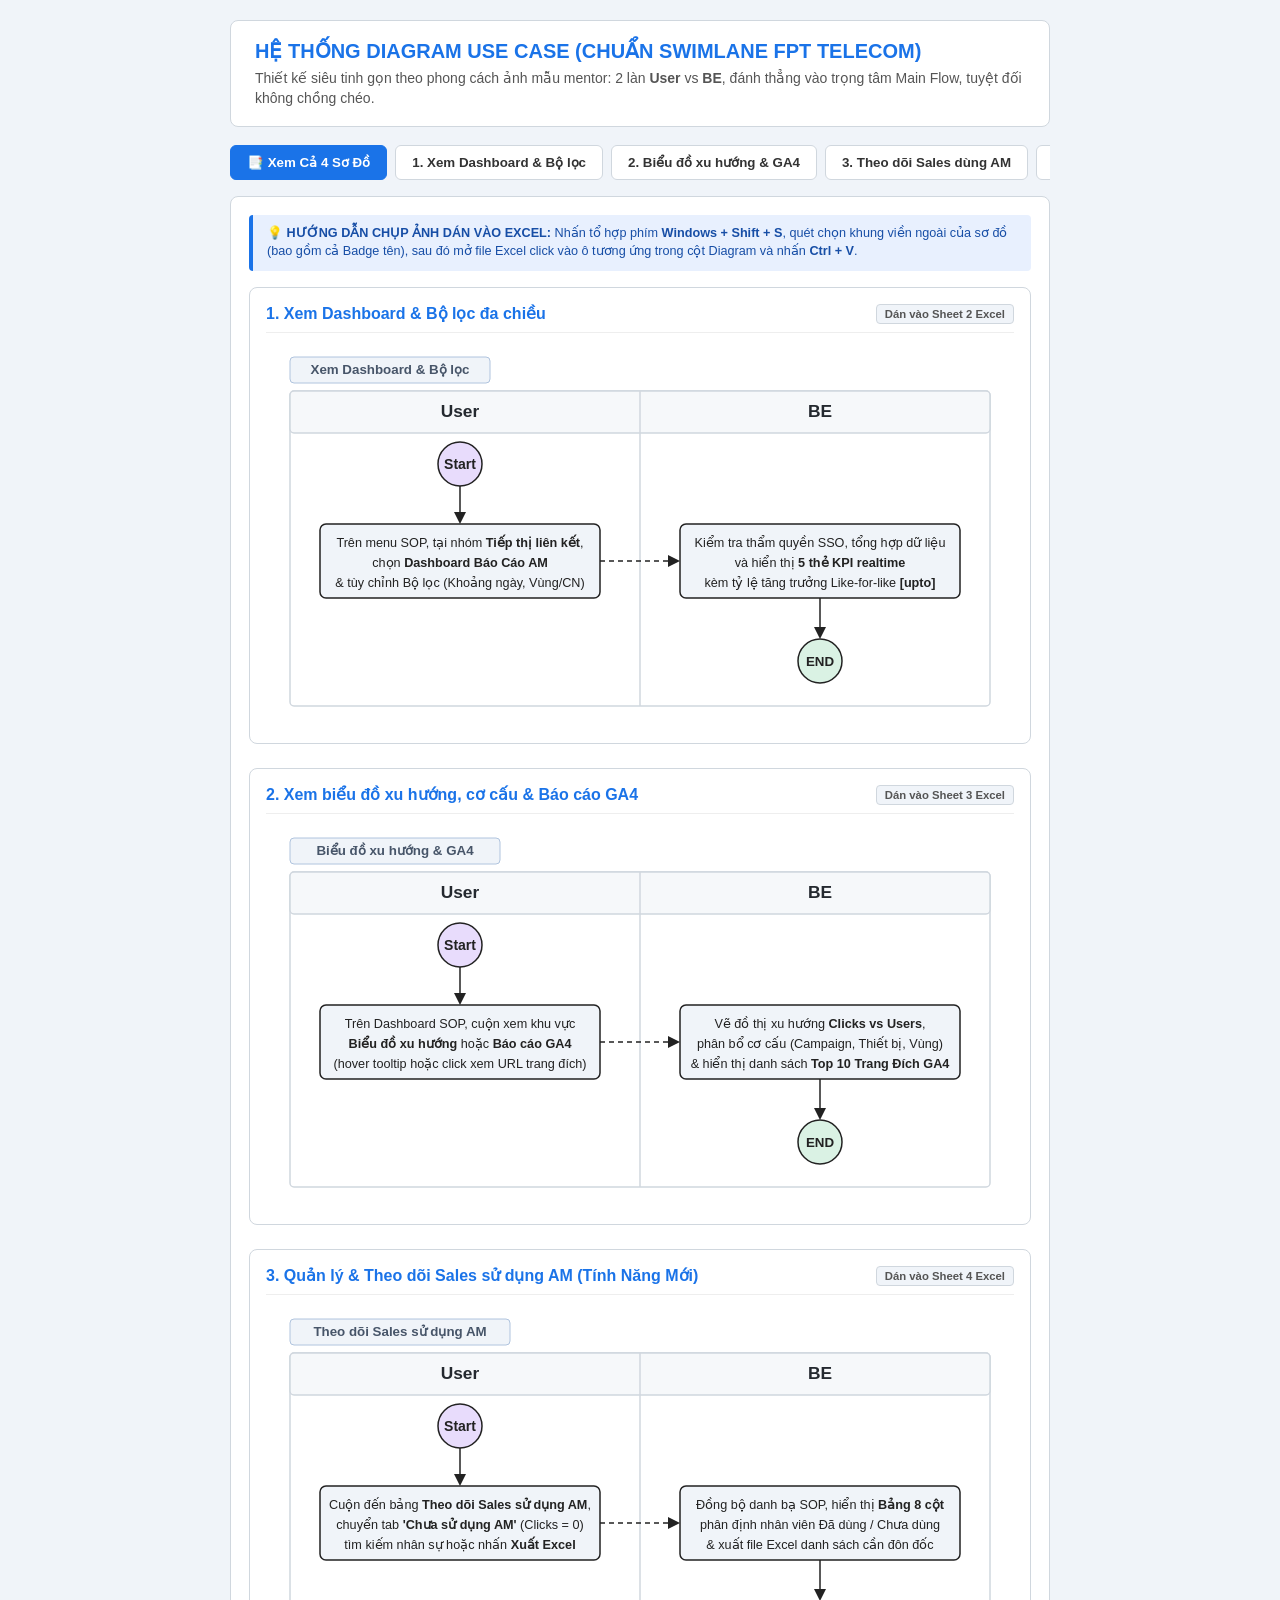
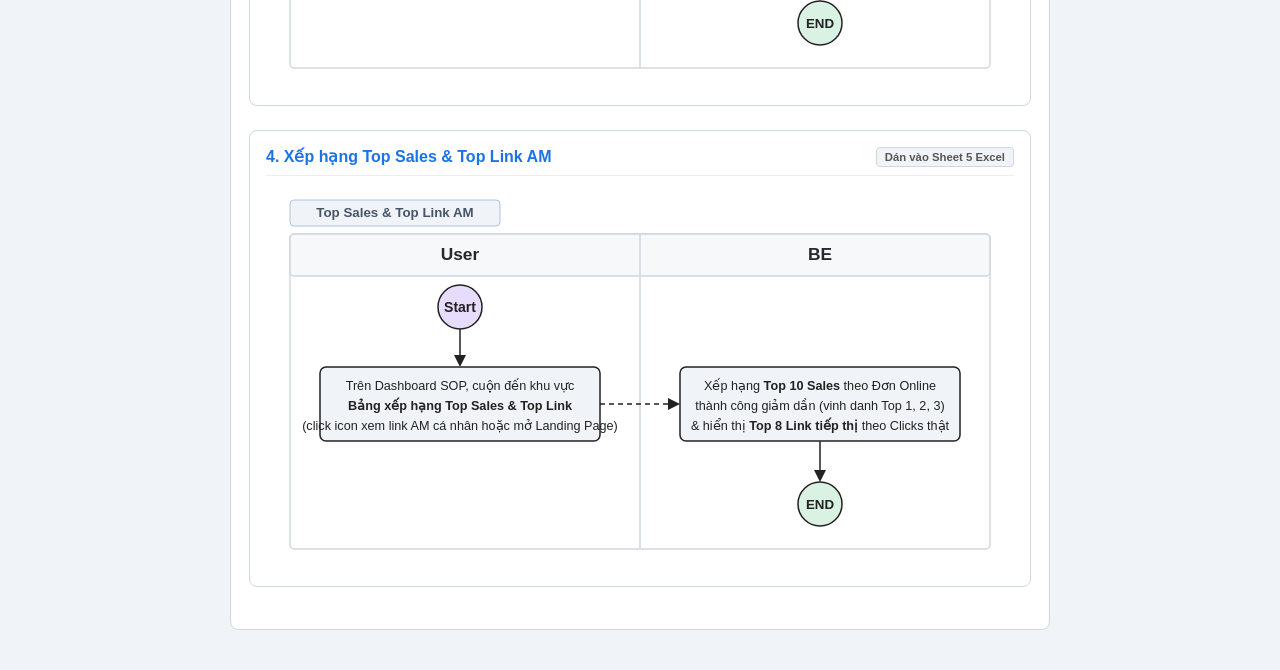
<file: [AM] - Dashboard SOP - Diagrams UseCase.html>
<!DOCTYPE html>
<html lang="vi">
<head>
<meta charset="utf-8">
<meta name="viewport" content="width=device-width, initial-scale=1.0">
<title>Sơ Đồ Use Case Chuẩn Swimlane (FPT SOP) — Dashboard AM</title>
<style>
  * { box-sizing: border-box; margin: 0; padding: 0; }
  body { font-family: 'Segoe UI', Calibri, Arial, sans-serif; background: #f0f4f9; color: #1e293b; padding: 20px; }
  .wrapper { max-width: 820px; margin: 0 auto; }
  .header { background: #ffffff; border: 1px solid #d0d7de; padding: 18px 24px; border-radius: 8px; margin-bottom: 18px; }
  .header h1 { font-size: 15pt; font-weight: 700; color: #1a73e8; margin-bottom: 6px; }
  .header p { font-size: 10.5pt; color: #555; line-height: 1.4; }
  .nav-tabs { display: flex; gap: 8px; margin-bottom: 16px; overflow-x: auto; }
  .tab-btn { padding: 9px 16px; border: 1px solid #d0d7de; background: #ffffff; color: #333; font-size: 10pt; font-weight: 600; border-radius: 6px; cursor: pointer; transition: all 0.2s; white-space: nowrap; }
  .tab-btn:hover { background: #f1f5f9; }
  .tab-btn.active { background: #1a73e8; color: #ffffff; border-color: #1a73e8; }
  .tab-content { display: none; background: #ffffff; padding: 18px; border-radius: 8px; border: 1px solid #d0d7de; margin-bottom: 20px; }
  .tab-content.active { display: block; }
  .card-header { display: flex; justify-content: space-between; align-items: center; margin-bottom: 12px; padding-bottom: 8px; border-bottom: 1px solid #eee; }
  .card-title { font-size: 12pt; font-weight: bold; color: #1a73e8; }
  .card-badge { padding: 3px 8px; background: #f0f4f9; color: #555; border: 1px solid #d0d7de; border-radius: 4px; font-size: 8.5pt; font-weight: bold; }
  .svg-wrapper { background: #ffffff; text-align: center; overflow-x: auto; padding: 4px 0; }
  .diagram-item { margin-bottom: 24px; background: #ffffff; padding: 16px; border-radius: 8px; border: 1px solid #d0d7de; }
  .tips-box { margin-bottom: 16px; padding: 10px 14px; background: #e8f0fe; border-left: 4px solid #1a73e8; font-size: 9.5pt; color: #174ea6; border-radius: 4px; line-height: 1.4; }
</style>
</head>
<body>

<div class="wrapper">
  <div class="header">
    <h1>HỆ THỐNG DIAGRAM USE CASE (CHUẨN SWIMLANE FPT TELECOM)</h1>
    <p>Thiết kế siêu tinh gọn theo phong cách ảnh mẫu mentor: 2 làn <b>User</b> vs <b>BE</b>, đánh thẳng vào trọng tâm Main Flow, tuyệt đối không chồng chéo.</p>
  </div>

  <div class="nav-tabs">
    <button class="tab-btn active" onclick="switchTab('tab-all', this)">📑 Xem Cả 4 Sơ Đồ</button>
    <button class="tab-btn" onclick="switchTab('tab-uc1', this)">1. Xem Dashboard &amp; Bộ lọc</button>
    <button class="tab-btn" onclick="switchTab('tab-uc2', this)">2. Biểu đồ xu hướng &amp; GA4</button>
    <button class="tab-btn" onclick="switchTab('tab-uc3', this)">3. Theo dõi Sales dùng AM</button>
    <button class="tab-btn" onclick="switchTab('tab-uc4', this)">4. Top Sales &amp; Top Link AM</button>
  </div>

  <!-- TAB ALL -->
  <div id="tab-all" class="tab-content active">
    <div class="tips-box">
      💡 <b>HƯỚNG DẪN CHỤP ẢNH DÁN VÀO EXCEL:</b> Nhấn tổ hợp phím <b>Windows + Shift + S</b>, quét chọn khung viền ngoài của sơ đồ (bao gồm cả Badge tên), sau đó mở file Excel click vào ô tương ứng trong cột Diagram và nhấn <b>Ctrl + V</b>.
    </div>

    <!-- ITEM 1 -->
    <div class="diagram-item">
      <div class="card-header">
        <div class="card-title">1. Xem Dashboard &amp; Bộ lọc đa chiều</div>
        <span class="card-badge">Dán vào Sheet 2 Excel</span>
      </div>
      <div class="svg-wrapper"><svg width="720" height="370" xmlns="http://www.w3.org/2000/svg" style="font-family:Calibri,Arial,sans-serif;font-size:11pt;background:#ffffff;">
  <!-- Top Badge -->
  <rect x="10" y="8" width="200" height="26" rx="4" ry="4" fill="#f0f4f9" stroke="#b0c4de" stroke-width="1"/>
  <text x="110" y="25" text-anchor="middle" font-size="10pt" font-weight="bold" fill="#475569">Xem Dashboard &amp; Bộ lọc</text>
  <!-- Outer Box -->
  <rect x="10" y="42" width="700" height="315" fill="#ffffff" stroke="#d0d7de" stroke-width="1.5" rx="4"/>
  <!-- Header Bar -->
  <rect x="10" y="42" width="700" height="42" fill="#f6f8fa" stroke="#d0d7de" stroke-width="1.5" rx="4"/>
  <!-- Lane Divider -->
  <line x1="360" y1="42" x2="360" y2="357" stroke="#d0d7de" stroke-width="1.5"/>
  <!-- Lane Titles -->
  <text x="180" y="68" text-anchor="middle" font-size="13pt" font-weight="bold" fill="#24292f">User</text>
  <text x="540" y="68" text-anchor="middle" font-size="13pt" font-weight="bold" fill="#24292f">BE</text>
  <!-- Start Node -->
  <circle cx="180" cy="115" r="22" fill="#e8dcfc" stroke="#222" stroke-width="1.5"/>
  <text x="180" y="120" text-anchor="middle" font-size="10.5pt" font-weight="bold" fill="#222">Start</text>

  <!-- Arrow Start -> User Box (Solid Down) -->
  <line x1="180" y1="137" x2="180" y2="167" stroke="#222" stroke-width="1.5"/>
  <polygon points="180,175 174,163 186,163" fill="#222"/>

  <!-- User Action Box -->
  <rect x="40" y="175" width="280" height="74" rx="6" ry="6" fill="#f0f4f9" stroke="#222" stroke-width="1.5"/>
  <text x="180" y="198" text-anchor="middle" font-size="9.5pt" fill="#222">Trên menu SOP, tại nhóm <tspan font-weight="bold">Tiếp thị liên kết</tspan>,</text>
  <text x="180" y="218" text-anchor="middle" font-size="9.5pt" fill="#222">chọn <tspan font-weight="bold">Dashboard Báo Cáo AM</tspan></text>
  <text x="180" y="238" text-anchor="middle" font-size="9.5pt" fill="#222">&amp; tùy chỉnh Bộ lọc (Khoảng ngày, Vùng/CN)</text>

  <!-- Dashed Arrow: User -> BE (Across Lane) -->
  <line x1="320" y1="212" x2="388" y2="212" stroke="#222" stroke-width="1.5" stroke-dasharray="5,4"/>
  <polygon points="400,212 388,206 388,218" fill="#222"/>

  <!-- BE Response Box -->
  <rect x="400" y="175" width="280" height="74" rx="6" ry="6" fill="#f0f4f9" stroke="#222" stroke-width="1.5"/>
  <text x="540" y="198" text-anchor="middle" font-size="9.5pt" fill="#222">Kiểm tra thẩm quyền SSO, tổng hợp dữ liệu</text>
  <text x="540" y="218" text-anchor="middle" font-size="9.5pt" fill="#222">và hiển thị <tspan font-weight="bold">5 thẻ KPI realtime</tspan></text>
  <text x="540" y="238" text-anchor="middle" font-size="9.5pt" fill="#222">kèm tỷ lệ tăng trưởng Like-for-like <tspan font-weight="bold">[upto]</tspan></text>

  <!-- Arrow BE Box -> END (Solid Down) -->
  <line x1="540" y1="249" x2="540" y2="282" stroke="#222" stroke-width="1.5"/>
  <polygon points="540,290 534,278 546,278" fill="#222"/>

  <!-- END Node -->
  <circle cx="540" cy="312" r="22" fill="#daf2e4" stroke="#222" stroke-width="1.5"/>
  <text x="540" y="317" text-anchor="middle" font-size="10pt" font-weight="bold" fill="#222">END</text>
</svg></div>
    </div>

    <!-- ITEM 2 -->
    <div class="diagram-item">
      <div class="card-header">
        <div class="card-title">2. Xem biểu đồ xu hướng, cơ cấu &amp; Báo cáo GA4</div>
        <span class="card-badge">Dán vào Sheet 3 Excel</span>
      </div>
      <div class="svg-wrapper"><svg width="720" height="370" xmlns="http://www.w3.org/2000/svg" style="font-family:Calibri,Arial,sans-serif;font-size:11pt;background:#ffffff;">
  <!-- Top Badge -->
  <rect x="10" y="8" width="210" height="26" rx="4" ry="4" fill="#f0f4f9" stroke="#b0c4de" stroke-width="1"/>
  <text x="115" y="25" text-anchor="middle" font-size="10pt" font-weight="bold" fill="#475569">Biểu đồ xu hướng &amp; GA4</text>
  <!-- Outer Box -->
  <rect x="10" y="42" width="700" height="315" fill="#ffffff" stroke="#d0d7de" stroke-width="1.5" rx="4"/>
  <!-- Header Bar -->
  <rect x="10" y="42" width="700" height="42" fill="#f6f8fa" stroke="#d0d7de" stroke-width="1.5" rx="4"/>
  <!-- Lane Divider -->
  <line x1="360" y1="42" x2="360" y2="357" stroke="#d0d7de" stroke-width="1.5"/>
  <!-- Lane Titles -->
  <text x="180" y="68" text-anchor="middle" font-size="13pt" font-weight="bold" fill="#24292f">User</text>
  <text x="540" y="68" text-anchor="middle" font-size="13pt" font-weight="bold" fill="#24292f">BE</text>
  <!-- Start Node -->
  <circle cx="180" cy="115" r="22" fill="#e8dcfc" stroke="#222" stroke-width="1.5"/>
  <text x="180" y="120" text-anchor="middle" font-size="10.5pt" font-weight="bold" fill="#222">Start</text>

  <!-- Arrow Start -> User Box (Solid Down) -->
  <line x1="180" y1="137" x2="180" y2="167" stroke="#222" stroke-width="1.5"/>
  <polygon points="180,175 174,163 186,163" fill="#222"/>

  <!-- User Action Box -->
  <rect x="40" y="175" width="280" height="74" rx="6" ry="6" fill="#f0f4f9" stroke="#222" stroke-width="1.5"/>
  <text x="180" y="198" text-anchor="middle" font-size="9.5pt" fill="#222">Trên Dashboard SOP, cuộn xem khu vực</text>
  <text x="180" y="218" text-anchor="middle" font-size="9.5pt" fill="#222"><tspan font-weight="bold">Biểu đồ xu hướng</tspan> hoặc <tspan font-weight="bold">Báo cáo GA4</tspan></text>
  <text x="180" y="238" text-anchor="middle" font-size="9.5pt" fill="#222">(hover tooltip hoặc click xem URL trang đích)</text>

  <!-- Dashed Arrow: User -> BE (Across Lane) -->
  <line x1="320" y1="212" x2="388" y2="212" stroke="#222" stroke-width="1.5" stroke-dasharray="5,4"/>
  <polygon points="400,212 388,206 388,218" fill="#222"/>

  <!-- BE Response Box -->
  <rect x="400" y="175" width="280" height="74" rx="6" ry="6" fill="#f0f4f9" stroke="#222" stroke-width="1.5"/>
  <text x="540" y="198" text-anchor="middle" font-size="9.5pt" fill="#222">Vẽ đồ thị xu hướng <tspan font-weight="bold">Clicks vs Users</tspan>,</text>
  <text x="540" y="218" text-anchor="middle" font-size="9.5pt" fill="#222">phân bổ cơ cấu (Campaign, Thiết bị, Vùng)</text>
  <text x="540" y="238" text-anchor="middle" font-size="9.5pt" fill="#222">&amp; hiển thị danh sách <tspan font-weight="bold">Top 10 Trang Đích GA4</tspan></text>

  <!-- Arrow BE Box -> END (Solid Down) -->
  <line x1="540" y1="249" x2="540" y2="282" stroke="#222" stroke-width="1.5"/>
  <polygon points="540,290 534,278 546,278" fill="#222"/>

  <!-- END Node -->
  <circle cx="540" cy="312" r="22" fill="#daf2e4" stroke="#222" stroke-width="1.5"/>
  <text x="540" y="317" text-anchor="middle" font-size="10pt" font-weight="bold" fill="#222">END</text>
</svg></div>
    </div>

    <!-- ITEM 3 -->
    <div class="diagram-item">
      <div class="card-header">
        <div class="card-title">3. Quản lý &amp; Theo dõi Sales sử dụng AM (Tính Năng Mới)</div>
        <span class="card-badge">Dán vào Sheet 4 Excel</span>
      </div>
      <div class="svg-wrapper"><svg width="720" height="370" xmlns="http://www.w3.org/2000/svg" style="font-family:Calibri,Arial,sans-serif;font-size:11pt;background:#ffffff;">
  <!-- Top Badge -->
  <rect x="10" y="8" width="220" height="26" rx="4" ry="4" fill="#f0f4f9" stroke="#b0c4de" stroke-width="1"/>
  <text x="120" y="25" text-anchor="middle" font-size="10pt" font-weight="bold" fill="#475569">Theo dõi Sales sử dụng AM</text>
  <!-- Outer Box -->
  <rect x="10" y="42" width="700" height="315" fill="#ffffff" stroke="#d0d7de" stroke-width="1.5" rx="4"/>
  <!-- Header Bar -->
  <rect x="10" y="42" width="700" height="42" fill="#f6f8fa" stroke="#d0d7de" stroke-width="1.5" rx="4"/>
  <!-- Lane Divider -->
  <line x1="360" y1="42" x2="360" y2="357" stroke="#d0d7de" stroke-width="1.5"/>
  <!-- Lane Titles -->
  <text x="180" y="68" text-anchor="middle" font-size="13pt" font-weight="bold" fill="#24292f">User</text>
  <text x="540" y="68" text-anchor="middle" font-size="13pt" font-weight="bold" fill="#24292f">BE</text>
  <!-- Start Node -->
  <circle cx="180" cy="115" r="22" fill="#e8dcfc" stroke="#222" stroke-width="1.5"/>
  <text x="180" y="120" text-anchor="middle" font-size="10.5pt" font-weight="bold" fill="#222">Start</text>

  <!-- Arrow Start -> User Box (Solid Down) -->
  <line x1="180" y1="137" x2="180" y2="167" stroke="#222" stroke-width="1.5"/>
  <polygon points="180,175 174,163 186,163" fill="#222"/>

  <!-- User Action Box -->
  <rect x="40" y="175" width="280" height="74" rx="6" ry="6" fill="#f0f4f9" stroke="#222" stroke-width="1.5"/>
  <text x="180" y="198" text-anchor="middle" font-size="9.5pt" fill="#222">Cuộn đến bảng <tspan font-weight="bold">Theo dõi Sales sử dụng AM</tspan>,</text>
  <text x="180" y="218" text-anchor="middle" font-size="9.5pt" fill="#222">chuyển tab <tspan font-weight="bold">'Chưa sử dụng AM'</tspan> (Clicks = 0)</text>
  <text x="180" y="238" text-anchor="middle" font-size="9.5pt" fill="#222">tìm kiếm nhân sự hoặc nhấn <tspan font-weight="bold">Xuất Excel</tspan></text>

  <!-- Dashed Arrow: User -> BE (Across Lane) -->
  <line x1="320" y1="212" x2="388" y2="212" stroke="#222" stroke-width="1.5" stroke-dasharray="5,4"/>
  <polygon points="400,212 388,206 388,218" fill="#222"/>

  <!-- BE Response Box -->
  <rect x="400" y="175" width="280" height="74" rx="6" ry="6" fill="#f0f4f9" stroke="#222" stroke-width="1.5"/>
  <text x="540" y="198" text-anchor="middle" font-size="9.5pt" fill="#222">Đồng bộ danh bạ SOP, hiển thị <tspan font-weight="bold">Bảng 8 cột</tspan></text>
  <text x="540" y="218" text-anchor="middle" font-size="9.5pt" fill="#222">phân định nhân viên Đã dùng / Chưa dùng</text>
  <text x="540" y="238" text-anchor="middle" font-size="9.5pt" fill="#222">&amp; xuất file Excel danh sách cần đôn đốc</text>

  <!-- Arrow BE Box -> END (Solid Down) -->
  <line x1="540" y1="249" x2="540" y2="282" stroke="#222" stroke-width="1.5"/>
  <polygon points="540,290 534,278 546,278" fill="#222"/>

  <!-- END Node -->
  <circle cx="540" cy="312" r="22" fill="#daf2e4" stroke="#222" stroke-width="1.5"/>
  <text x="540" y="317" text-anchor="middle" font-size="10pt" font-weight="bold" fill="#222">END</text>
</svg></div>
    </div>

    <!-- ITEM 4 -->
    <div class="diagram-item">
      <div class="card-header">
        <div class="card-title">4. Xếp hạng Top Sales &amp; Top Link AM</div>
        <span class="card-badge">Dán vào Sheet 5 Excel</span>
      </div>
      <div class="svg-wrapper"><svg width="720" height="370" xmlns="http://www.w3.org/2000/svg" style="font-family:Calibri,Arial,sans-serif;font-size:11pt;background:#ffffff;">
  <!-- Top Badge -->
  <rect x="10" y="8" width="210" height="26" rx="4" ry="4" fill="#f0f4f9" stroke="#b0c4de" stroke-width="1"/>
  <text x="115" y="25" text-anchor="middle" font-size="10pt" font-weight="bold" fill="#475569">Top Sales &amp; Top Link AM</text>
  <!-- Outer Box -->
  <rect x="10" y="42" width="700" height="315" fill="#ffffff" stroke="#d0d7de" stroke-width="1.5" rx="4"/>
  <!-- Header Bar -->
  <rect x="10" y="42" width="700" height="42" fill="#f6f8fa" stroke="#d0d7de" stroke-width="1.5" rx="4"/>
  <!-- Lane Divider -->
  <line x1="360" y1="42" x2="360" y2="357" stroke="#d0d7de" stroke-width="1.5"/>
  <!-- Lane Titles -->
  <text x="180" y="68" text-anchor="middle" font-size="13pt" font-weight="bold" fill="#24292f">User</text>
  <text x="540" y="68" text-anchor="middle" font-size="13pt" font-weight="bold" fill="#24292f">BE</text>
  <!-- Start Node -->
  <circle cx="180" cy="115" r="22" fill="#e8dcfc" stroke="#222" stroke-width="1.5"/>
  <text x="180" y="120" text-anchor="middle" font-size="10.5pt" font-weight="bold" fill="#222">Start</text>

  <!-- Arrow Start -> User Box (Solid Down) -->
  <line x1="180" y1="137" x2="180" y2="167" stroke="#222" stroke-width="1.5"/>
  <polygon points="180,175 174,163 186,163" fill="#222"/>

  <!-- User Action Box -->
  <rect x="40" y="175" width="280" height="74" rx="6" ry="6" fill="#f0f4f9" stroke="#222" stroke-width="1.5"/>
  <text x="180" y="198" text-anchor="middle" font-size="9.5pt" fill="#222">Trên Dashboard SOP, cuộn đến khu vực</text>
  <text x="180" y="218" text-anchor="middle" font-size="9.5pt" fill="#222"><tspan font-weight="bold">Bảng xếp hạng Top Sales &amp; Top Link</tspan></text>
  <text x="180" y="238" text-anchor="middle" font-size="9.5pt" fill="#222">(click icon xem link AM cá nhân hoặc mở Landing Page)</text>

  <!-- Dashed Arrow: User -> BE (Across Lane) -->
  <line x1="320" y1="212" x2="388" y2="212" stroke="#222" stroke-width="1.5" stroke-dasharray="5,4"/>
  <polygon points="400,212 388,206 388,218" fill="#222"/>

  <!-- BE Response Box -->
  <rect x="400" y="175" width="280" height="74" rx="6" ry="6" fill="#f0f4f9" stroke="#222" stroke-width="1.5"/>
  <text x="540" y="198" text-anchor="middle" font-size="9.5pt" fill="#222">Xếp hạng <tspan font-weight="bold">Top 10 Sales</tspan> theo Đơn Online</text>
  <text x="540" y="218" text-anchor="middle" font-size="9.5pt" fill="#222">thành công giảm dần (vinh danh Top 1, 2, 3)</text>
  <text x="540" y="238" text-anchor="middle" font-size="9.5pt" fill="#222">&amp; hiển thị <tspan font-weight="bold">Top 8 Link tiếp thị</tspan> theo Clicks thật</text>

  <!-- Arrow BE Box -> END (Solid Down) -->
  <line x1="540" y1="249" x2="540" y2="282" stroke="#222" stroke-width="1.5"/>
  <polygon points="540,290 534,278 546,278" fill="#222"/>

  <!-- END Node -->
  <circle cx="540" cy="312" r="22" fill="#daf2e4" stroke="#222" stroke-width="1.5"/>
  <text x="540" y="317" text-anchor="middle" font-size="10pt" font-weight="bold" fill="#222">END</text>
</svg></div>
    </div>
  </div>

  <!-- TAB UC1 -->
  <div id="tab-uc1" class="tab-content">
    <div class="card-header">
      <div class="card-title">1. Xem Dashboard &amp; Bộ lọc đa chiều</div>
      <span class="card-badge">Sheet 2 Excel</span>
    </div>
    <div class="svg-wrapper"><svg width="720" height="370" xmlns="http://www.w3.org/2000/svg" style="font-family:Calibri,Arial,sans-serif;font-size:11pt;background:#ffffff;">
  <!-- Top Badge -->
  <rect x="10" y="8" width="200" height="26" rx="4" ry="4" fill="#f0f4f9" stroke="#b0c4de" stroke-width="1"/>
  <text x="110" y="25" text-anchor="middle" font-size="10pt" font-weight="bold" fill="#475569">Xem Dashboard &amp; Bộ lọc</text>
  <!-- Outer Box -->
  <rect x="10" y="42" width="700" height="315" fill="#ffffff" stroke="#d0d7de" stroke-width="1.5" rx="4"/>
  <!-- Header Bar -->
  <rect x="10" y="42" width="700" height="42" fill="#f6f8fa" stroke="#d0d7de" stroke-width="1.5" rx="4"/>
  <!-- Lane Divider -->
  <line x1="360" y1="42" x2="360" y2="357" stroke="#d0d7de" stroke-width="1.5"/>
  <!-- Lane Titles -->
  <text x="180" y="68" text-anchor="middle" font-size="13pt" font-weight="bold" fill="#24292f">User</text>
  <text x="540" y="68" text-anchor="middle" font-size="13pt" font-weight="bold" fill="#24292f">BE</text>
  <!-- Start Node -->
  <circle cx="180" cy="115" r="22" fill="#e8dcfc" stroke="#222" stroke-width="1.5"/>
  <text x="180" y="120" text-anchor="middle" font-size="10.5pt" font-weight="bold" fill="#222">Start</text>

  <!-- Arrow Start -> User Box (Solid Down) -->
  <line x1="180" y1="137" x2="180" y2="167" stroke="#222" stroke-width="1.5"/>
  <polygon points="180,175 174,163 186,163" fill="#222"/>

  <!-- User Action Box -->
  <rect x="40" y="175" width="280" height="74" rx="6" ry="6" fill="#f0f4f9" stroke="#222" stroke-width="1.5"/>
  <text x="180" y="198" text-anchor="middle" font-size="9.5pt" fill="#222">Trên menu SOP, tại nhóm <tspan font-weight="bold">Tiếp thị liên kết</tspan>,</text>
  <text x="180" y="218" text-anchor="middle" font-size="9.5pt" fill="#222">chọn <tspan font-weight="bold">Dashboard Báo Cáo AM</tspan></text>
  <text x="180" y="238" text-anchor="middle" font-size="9.5pt" fill="#222">&amp; tùy chỉnh Bộ lọc (Khoảng ngày, Vùng/CN)</text>

  <!-- Dashed Arrow: User -> BE (Across Lane) -->
  <line x1="320" y1="212" x2="388" y2="212" stroke="#222" stroke-width="1.5" stroke-dasharray="5,4"/>
  <polygon points="400,212 388,206 388,218" fill="#222"/>

  <!-- BE Response Box -->
  <rect x="400" y="175" width="280" height="74" rx="6" ry="6" fill="#f0f4f9" stroke="#222" stroke-width="1.5"/>
  <text x="540" y="198" text-anchor="middle" font-size="9.5pt" fill="#222">Kiểm tra thẩm quyền SSO, tổng hợp dữ liệu</text>
  <text x="540" y="218" text-anchor="middle" font-size="9.5pt" fill="#222">và hiển thị <tspan font-weight="bold">5 thẻ KPI realtime</tspan></text>
  <text x="540" y="238" text-anchor="middle" font-size="9.5pt" fill="#222">kèm tỷ lệ tăng trưởng Like-for-like <tspan font-weight="bold">[upto]</tspan></text>

  <!-- Arrow BE Box -> END (Solid Down) -->
  <line x1="540" y1="249" x2="540" y2="282" stroke="#222" stroke-width="1.5"/>
  <polygon points="540,290 534,278 546,278" fill="#222"/>

  <!-- END Node -->
  <circle cx="540" cy="312" r="22" fill="#daf2e4" stroke="#222" stroke-width="1.5"/>
  <text x="540" y="317" text-anchor="middle" font-size="10pt" font-weight="bold" fill="#222">END</text>
</svg></div>
  </div>

  <!-- TAB UC2 -->
  <div id="tab-uc2" class="tab-content">
    <div class="card-header">
      <div class="card-title">2. Xem biểu đồ xu hướng, cơ cấu &amp; Báo cáo GA4</div>
      <span class="card-badge">Sheet 3 Excel</span>
    </div>
    <div class="svg-wrapper"><svg width="720" height="370" xmlns="http://www.w3.org/2000/svg" style="font-family:Calibri,Arial,sans-serif;font-size:11pt;background:#ffffff;">
  <!-- Top Badge -->
  <rect x="10" y="8" width="210" height="26" rx="4" ry="4" fill="#f0f4f9" stroke="#b0c4de" stroke-width="1"/>
  <text x="115" y="25" text-anchor="middle" font-size="10pt" font-weight="bold" fill="#475569">Biểu đồ xu hướng &amp; GA4</text>
  <!-- Outer Box -->
  <rect x="10" y="42" width="700" height="315" fill="#ffffff" stroke="#d0d7de" stroke-width="1.5" rx="4"/>
  <!-- Header Bar -->
  <rect x="10" y="42" width="700" height="42" fill="#f6f8fa" stroke="#d0d7de" stroke-width="1.5" rx="4"/>
  <!-- Lane Divider -->
  <line x1="360" y1="42" x2="360" y2="357" stroke="#d0d7de" stroke-width="1.5"/>
  <!-- Lane Titles -->
  <text x="180" y="68" text-anchor="middle" font-size="13pt" font-weight="bold" fill="#24292f">User</text>
  <text x="540" y="68" text-anchor="middle" font-size="13pt" font-weight="bold" fill="#24292f">BE</text>
  <!-- Start Node -->
  <circle cx="180" cy="115" r="22" fill="#e8dcfc" stroke="#222" stroke-width="1.5"/>
  <text x="180" y="120" text-anchor="middle" font-size="10.5pt" font-weight="bold" fill="#222">Start</text>

  <!-- Arrow Start -> User Box (Solid Down) -->
  <line x1="180" y1="137" x2="180" y2="167" stroke="#222" stroke-width="1.5"/>
  <polygon points="180,175 174,163 186,163" fill="#222"/>

  <!-- User Action Box -->
  <rect x="40" y="175" width="280" height="74" rx="6" ry="6" fill="#f0f4f9" stroke="#222" stroke-width="1.5"/>
  <text x="180" y="198" text-anchor="middle" font-size="9.5pt" fill="#222">Trên Dashboard SOP, cuộn xem khu vực</text>
  <text x="180" y="218" text-anchor="middle" font-size="9.5pt" fill="#222"><tspan font-weight="bold">Biểu đồ xu hướng</tspan> hoặc <tspan font-weight="bold">Báo cáo GA4</tspan></text>
  <text x="180" y="238" text-anchor="middle" font-size="9.5pt" fill="#222">(hover tooltip hoặc click xem URL trang đích)</text>

  <!-- Dashed Arrow: User -> BE (Across Lane) -->
  <line x1="320" y1="212" x2="388" y2="212" stroke="#222" stroke-width="1.5" stroke-dasharray="5,4"/>
  <polygon points="400,212 388,206 388,218" fill="#222"/>

  <!-- BE Response Box -->
  <rect x="400" y="175" width="280" height="74" rx="6" ry="6" fill="#f0f4f9" stroke="#222" stroke-width="1.5"/>
  <text x="540" y="198" text-anchor="middle" font-size="9.5pt" fill="#222">Vẽ đồ thị xu hướng <tspan font-weight="bold">Clicks vs Users</tspan>,</text>
  <text x="540" y="218" text-anchor="middle" font-size="9.5pt" fill="#222">phân bổ cơ cấu (Campaign, Thiết bị, Vùng)</text>
  <text x="540" y="238" text-anchor="middle" font-size="9.5pt" fill="#222">&amp; hiển thị danh sách <tspan font-weight="bold">Top 10 Trang Đích GA4</tspan></text>

  <!-- Arrow BE Box -> END (Solid Down) -->
  <line x1="540" y1="249" x2="540" y2="282" stroke="#222" stroke-width="1.5"/>
  <polygon points="540,290 534,278 546,278" fill="#222"/>

  <!-- END Node -->
  <circle cx="540" cy="312" r="22" fill="#daf2e4" stroke="#222" stroke-width="1.5"/>
  <text x="540" y="317" text-anchor="middle" font-size="10pt" font-weight="bold" fill="#222">END</text>
</svg></div>
  </div>

  <!-- TAB UC3 -->
  <div id="tab-uc3" class="tab-content">
    <div class="card-header">
      <div class="card-title">3. Quản lý &amp; Theo dõi Sales sử dụng AM</div>
      <span class="card-badge">Sheet 4 Excel</span>
    </div>
    <div class="svg-wrapper"><svg width="720" height="370" xmlns="http://www.w3.org/2000/svg" style="font-family:Calibri,Arial,sans-serif;font-size:11pt;background:#ffffff;">
  <!-- Top Badge -->
  <rect x="10" y="8" width="220" height="26" rx="4" ry="4" fill="#f0f4f9" stroke="#b0c4de" stroke-width="1"/>
  <text x="120" y="25" text-anchor="middle" font-size="10pt" font-weight="bold" fill="#475569">Theo dõi Sales sử dụng AM</text>
  <!-- Outer Box -->
  <rect x="10" y="42" width="700" height="315" fill="#ffffff" stroke="#d0d7de" stroke-width="1.5" rx="4"/>
  <!-- Header Bar -->
  <rect x="10" y="42" width="700" height="42" fill="#f6f8fa" stroke="#d0d7de" stroke-width="1.5" rx="4"/>
  <!-- Lane Divider -->
  <line x1="360" y1="42" x2="360" y2="357" stroke="#d0d7de" stroke-width="1.5"/>
  <!-- Lane Titles -->
  <text x="180" y="68" text-anchor="middle" font-size="13pt" font-weight="bold" fill="#24292f">User</text>
  <text x="540" y="68" text-anchor="middle" font-size="13pt" font-weight="bold" fill="#24292f">BE</text>
  <!-- Start Node -->
  <circle cx="180" cy="115" r="22" fill="#e8dcfc" stroke="#222" stroke-width="1.5"/>
  <text x="180" y="120" text-anchor="middle" font-size="10.5pt" font-weight="bold" fill="#222">Start</text>

  <!-- Arrow Start -> User Box (Solid Down) -->
  <line x1="180" y1="137" x2="180" y2="167" stroke="#222" stroke-width="1.5"/>
  <polygon points="180,175 174,163 186,163" fill="#222"/>

  <!-- User Action Box -->
  <rect x="40" y="175" width="280" height="74" rx="6" ry="6" fill="#f0f4f9" stroke="#222" stroke-width="1.5"/>
  <text x="180" y="198" text-anchor="middle" font-size="9.5pt" fill="#222">Cuộn đến bảng <tspan font-weight="bold">Theo dõi Sales sử dụng AM</tspan>,</text>
  <text x="180" y="218" text-anchor="middle" font-size="9.5pt" fill="#222">chuyển tab <tspan font-weight="bold">'Chưa sử dụng AM'</tspan> (Clicks = 0)</text>
  <text x="180" y="238" text-anchor="middle" font-size="9.5pt" fill="#222">tìm kiếm nhân sự hoặc nhấn <tspan font-weight="bold">Xuất Excel</tspan></text>

  <!-- Dashed Arrow: User -> BE (Across Lane) -->
  <line x1="320" y1="212" x2="388" y2="212" stroke="#222" stroke-width="1.5" stroke-dasharray="5,4"/>
  <polygon points="400,212 388,206 388,218" fill="#222"/>

  <!-- BE Response Box -->
  <rect x="400" y="175" width="280" height="74" rx="6" ry="6" fill="#f0f4f9" stroke="#222" stroke-width="1.5"/>
  <text x="540" y="198" text-anchor="middle" font-size="9.5pt" fill="#222">Đồng bộ danh bạ SOP, hiển thị <tspan font-weight="bold">Bảng 8 cột</tspan></text>
  <text x="540" y="218" text-anchor="middle" font-size="9.5pt" fill="#222">phân định nhân viên Đã dùng / Chưa dùng</text>
  <text x="540" y="238" text-anchor="middle" font-size="9.5pt" fill="#222">&amp; xuất file Excel danh sách cần đôn đốc</text>

  <!-- Arrow BE Box -> END (Solid Down) -->
  <line x1="540" y1="249" x2="540" y2="282" stroke="#222" stroke-width="1.5"/>
  <polygon points="540,290 534,278 546,278" fill="#222"/>

  <!-- END Node -->
  <circle cx="540" cy="312" r="22" fill="#daf2e4" stroke="#222" stroke-width="1.5"/>
  <text x="540" y="317" text-anchor="middle" font-size="10pt" font-weight="bold" fill="#222">END</text>
</svg></div>
  </div>

  <!-- TAB UC4 -->
  <div id="tab-uc4" class="tab-content">
    <div class="card-header">
      <div class="card-title">4. Xếp hạng Top Sales &amp; Top Link AM</div>
      <span class="card-badge">Sheet 5 Excel</span>
    </div>
    <div class="svg-wrapper"><svg width="720" height="370" xmlns="http://www.w3.org/2000/svg" style="font-family:Calibri,Arial,sans-serif;font-size:11pt;background:#ffffff;">
  <!-- Top Badge -->
  <rect x="10" y="8" width="210" height="26" rx="4" ry="4" fill="#f0f4f9" stroke="#b0c4de" stroke-width="1"/>
  <text x="115" y="25" text-anchor="middle" font-size="10pt" font-weight="bold" fill="#475569">Top Sales &amp; Top Link AM</text>
  <!-- Outer Box -->
  <rect x="10" y="42" width="700" height="315" fill="#ffffff" stroke="#d0d7de" stroke-width="1.5" rx="4"/>
  <!-- Header Bar -->
  <rect x="10" y="42" width="700" height="42" fill="#f6f8fa" stroke="#d0d7de" stroke-width="1.5" rx="4"/>
  <!-- Lane Divider -->
  <line x1="360" y1="42" x2="360" y2="357" stroke="#d0d7de" stroke-width="1.5"/>
  <!-- Lane Titles -->
  <text x="180" y="68" text-anchor="middle" font-size="13pt" font-weight="bold" fill="#24292f">User</text>
  <text x="540" y="68" text-anchor="middle" font-size="13pt" font-weight="bold" fill="#24292f">BE</text>
  <!-- Start Node -->
  <circle cx="180" cy="115" r="22" fill="#e8dcfc" stroke="#222" stroke-width="1.5"/>
  <text x="180" y="120" text-anchor="middle" font-size="10.5pt" font-weight="bold" fill="#222">Start</text>

  <!-- Arrow Start -> User Box (Solid Down) -->
  <line x1="180" y1="137" x2="180" y2="167" stroke="#222" stroke-width="1.5"/>
  <polygon points="180,175 174,163 186,163" fill="#222"/>

  <!-- User Action Box -->
  <rect x="40" y="175" width="280" height="74" rx="6" ry="6" fill="#f0f4f9" stroke="#222" stroke-width="1.5"/>
  <text x="180" y="198" text-anchor="middle" font-size="9.5pt" fill="#222">Trên Dashboard SOP, cuộn đến khu vực</text>
  <text x="180" y="218" text-anchor="middle" font-size="9.5pt" fill="#222"><tspan font-weight="bold">Bảng xếp hạng Top Sales &amp; Top Link</tspan></text>
  <text x="180" y="238" text-anchor="middle" font-size="9.5pt" fill="#222">(click icon xem link AM cá nhân hoặc mở Landing Page)</text>

  <!-- Dashed Arrow: User -> BE (Across Lane) -->
  <line x1="320" y1="212" x2="388" y2="212" stroke="#222" stroke-width="1.5" stroke-dasharray="5,4"/>
  <polygon points="400,212 388,206 388,218" fill="#222"/>

  <!-- BE Response Box -->
  <rect x="400" y="175" width="280" height="74" rx="6" ry="6" fill="#f0f4f9" stroke="#222" stroke-width="1.5"/>
  <text x="540" y="198" text-anchor="middle" font-size="9.5pt" fill="#222">Xếp hạng <tspan font-weight="bold">Top 10 Sales</tspan> theo Đơn Online</text>
  <text x="540" y="218" text-anchor="middle" font-size="9.5pt" fill="#222">thành công giảm dần (vinh danh Top 1, 2, 3)</text>
  <text x="540" y="238" text-anchor="middle" font-size="9.5pt" fill="#222">&amp; hiển thị <tspan font-weight="bold">Top 8 Link tiếp thị</tspan> theo Clicks thật</text>

  <!-- Arrow BE Box -> END (Solid Down) -->
  <line x1="540" y1="249" x2="540" y2="282" stroke="#222" stroke-width="1.5"/>
  <polygon points="540,290 534,278 546,278" fill="#222"/>

  <!-- END Node -->
  <circle cx="540" cy="312" r="22" fill="#daf2e4" stroke="#222" stroke-width="1.5"/>
  <text x="540" y="317" text-anchor="middle" font-size="10pt" font-weight="bold" fill="#222">END</text>
</svg></div>
  </div>
</div>

<script>
function switchTab(tabId, btn) {
  document.querySelectorAll('.tab-content').forEach(el => el.classList.remove('active'));
  document.querySelectorAll('.tab-btn').forEach(el => el.classList.remove('active'));
  document.getElementById(tabId).classList.add('active');
  btn.classList.add('active');
}
</script>
</body>
</html>
</file>
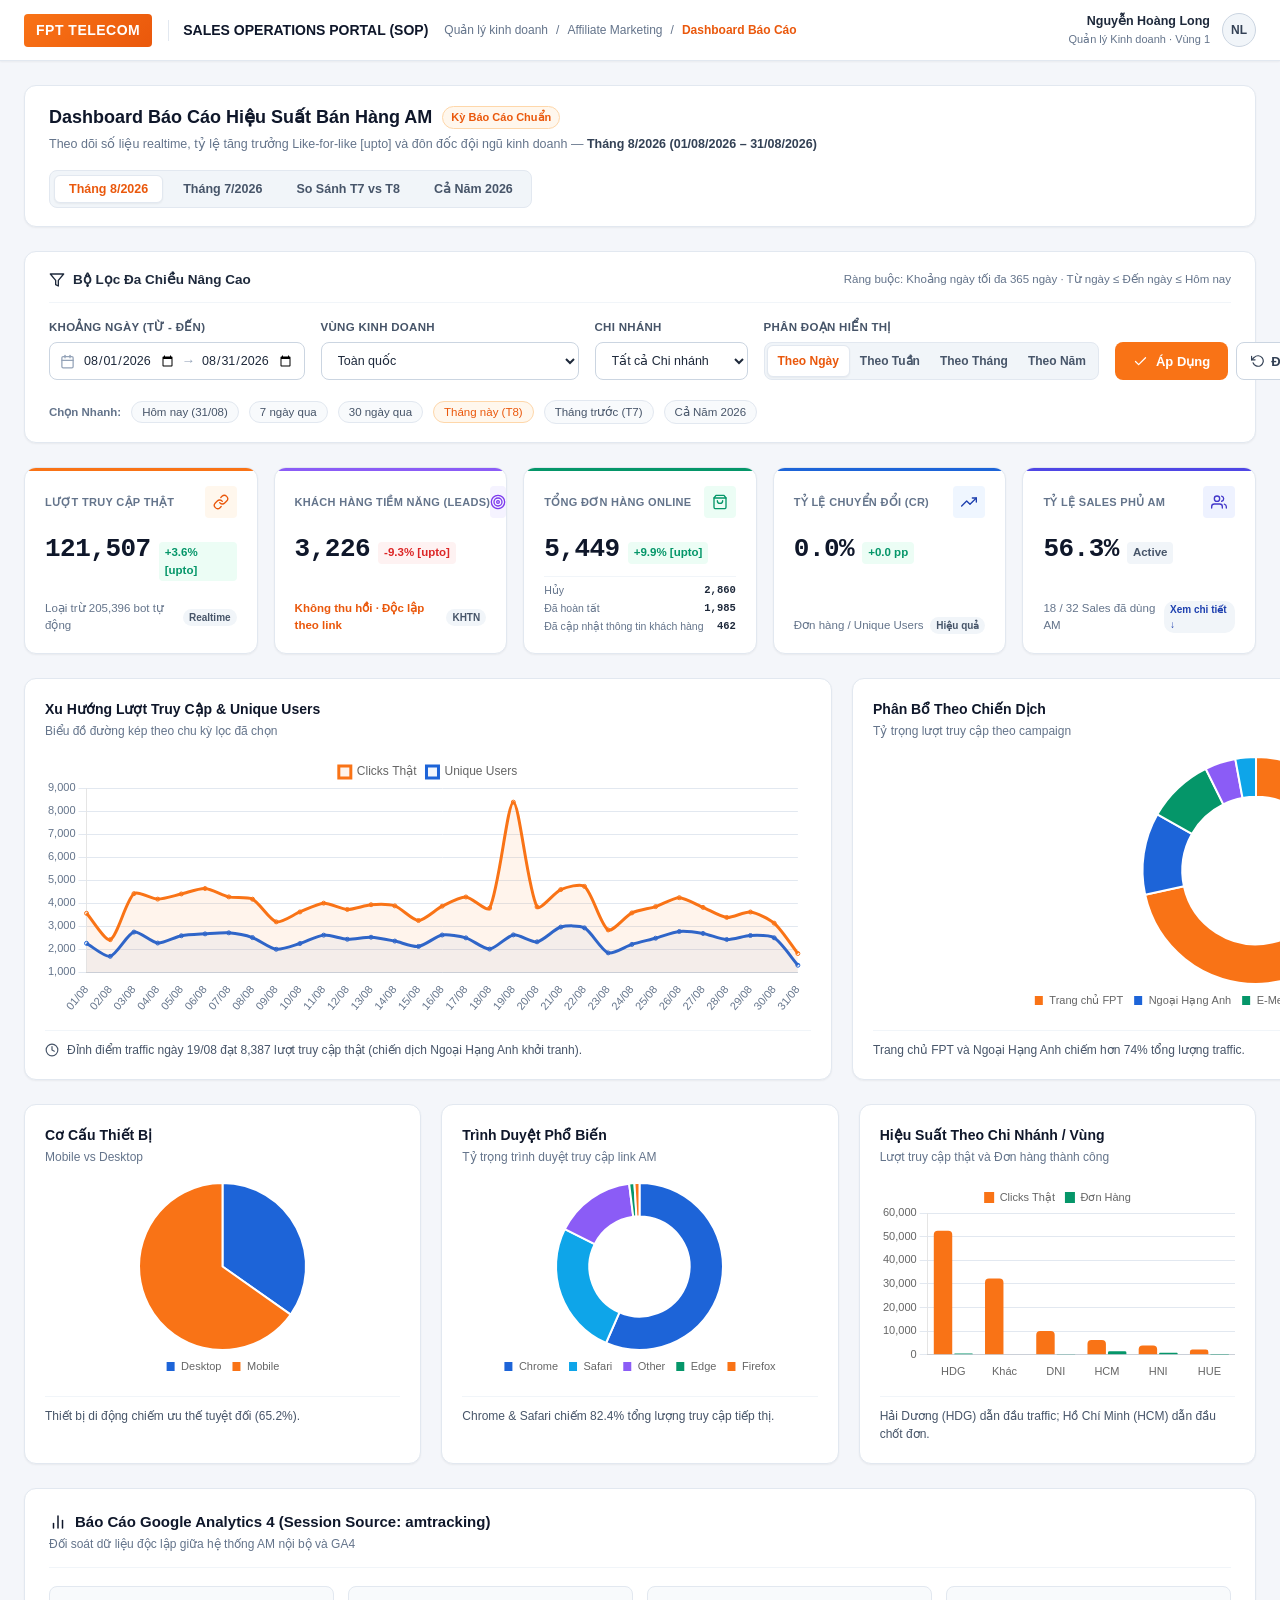
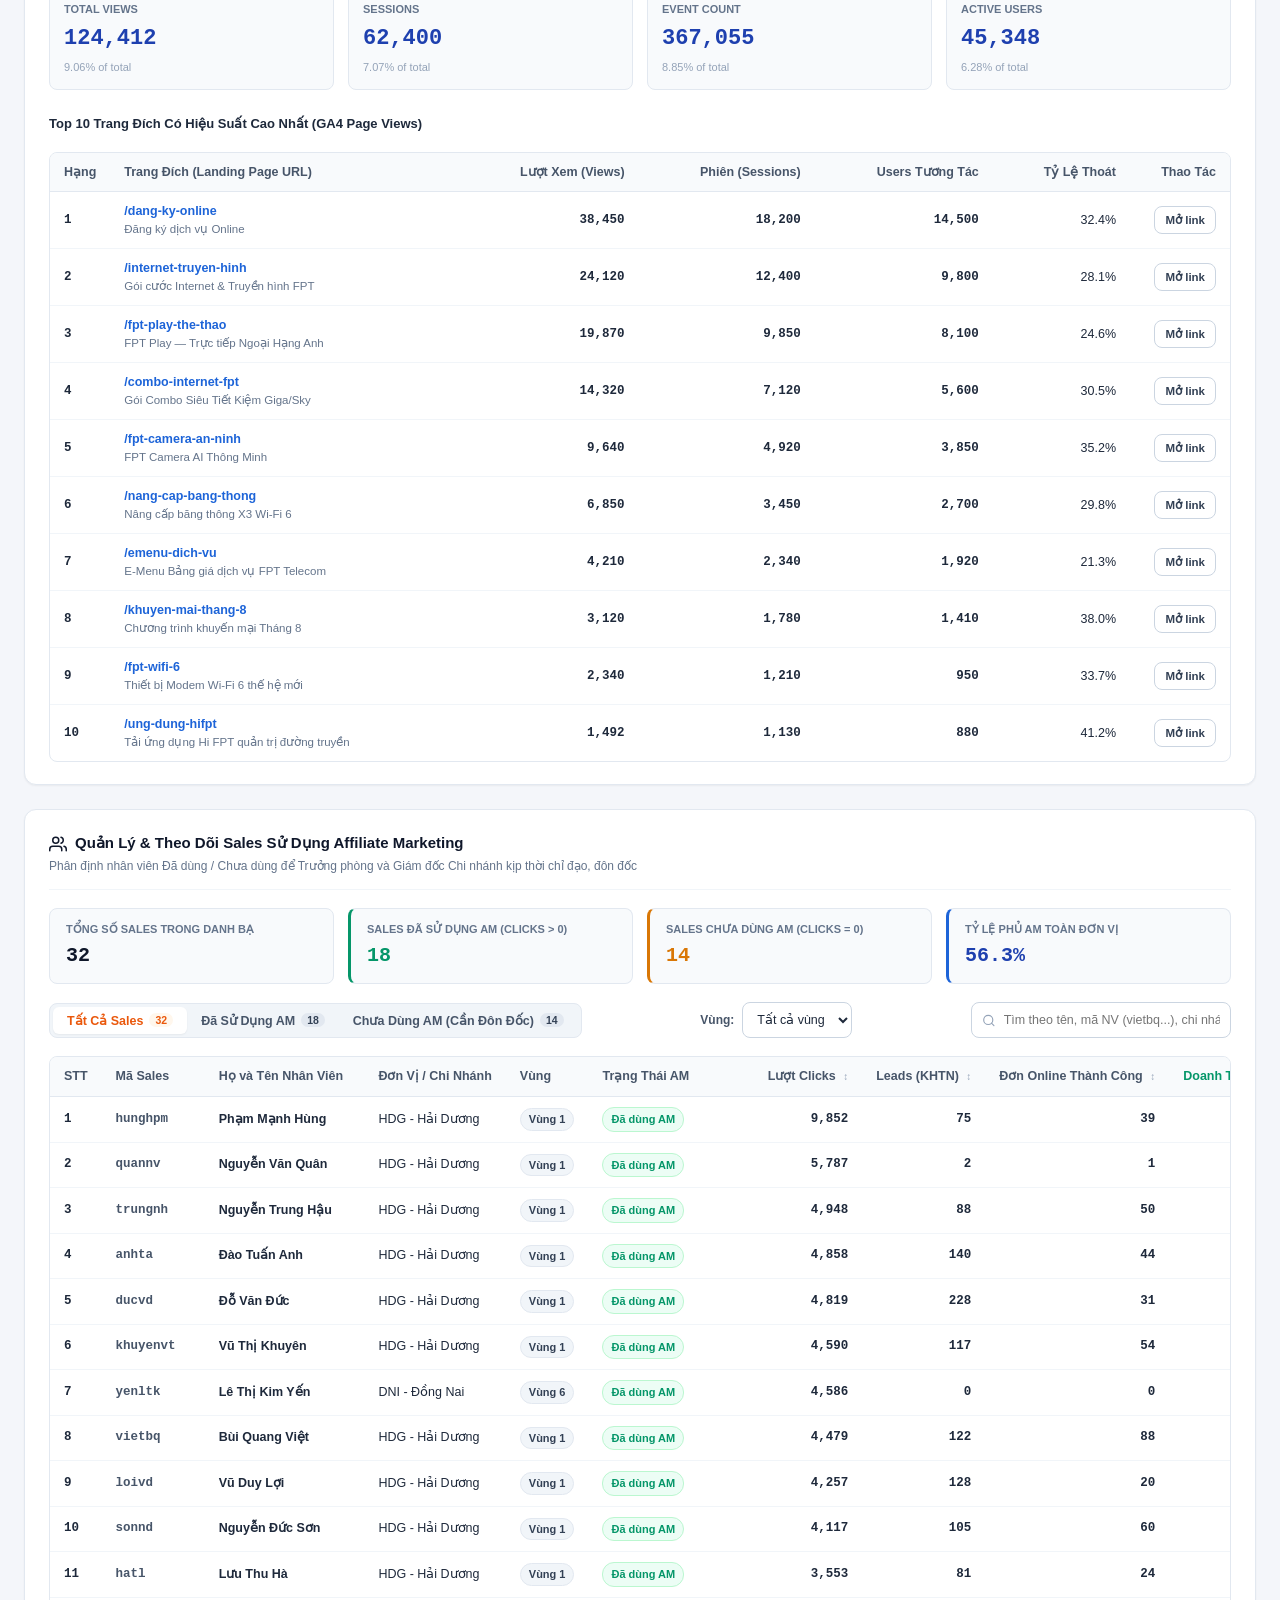
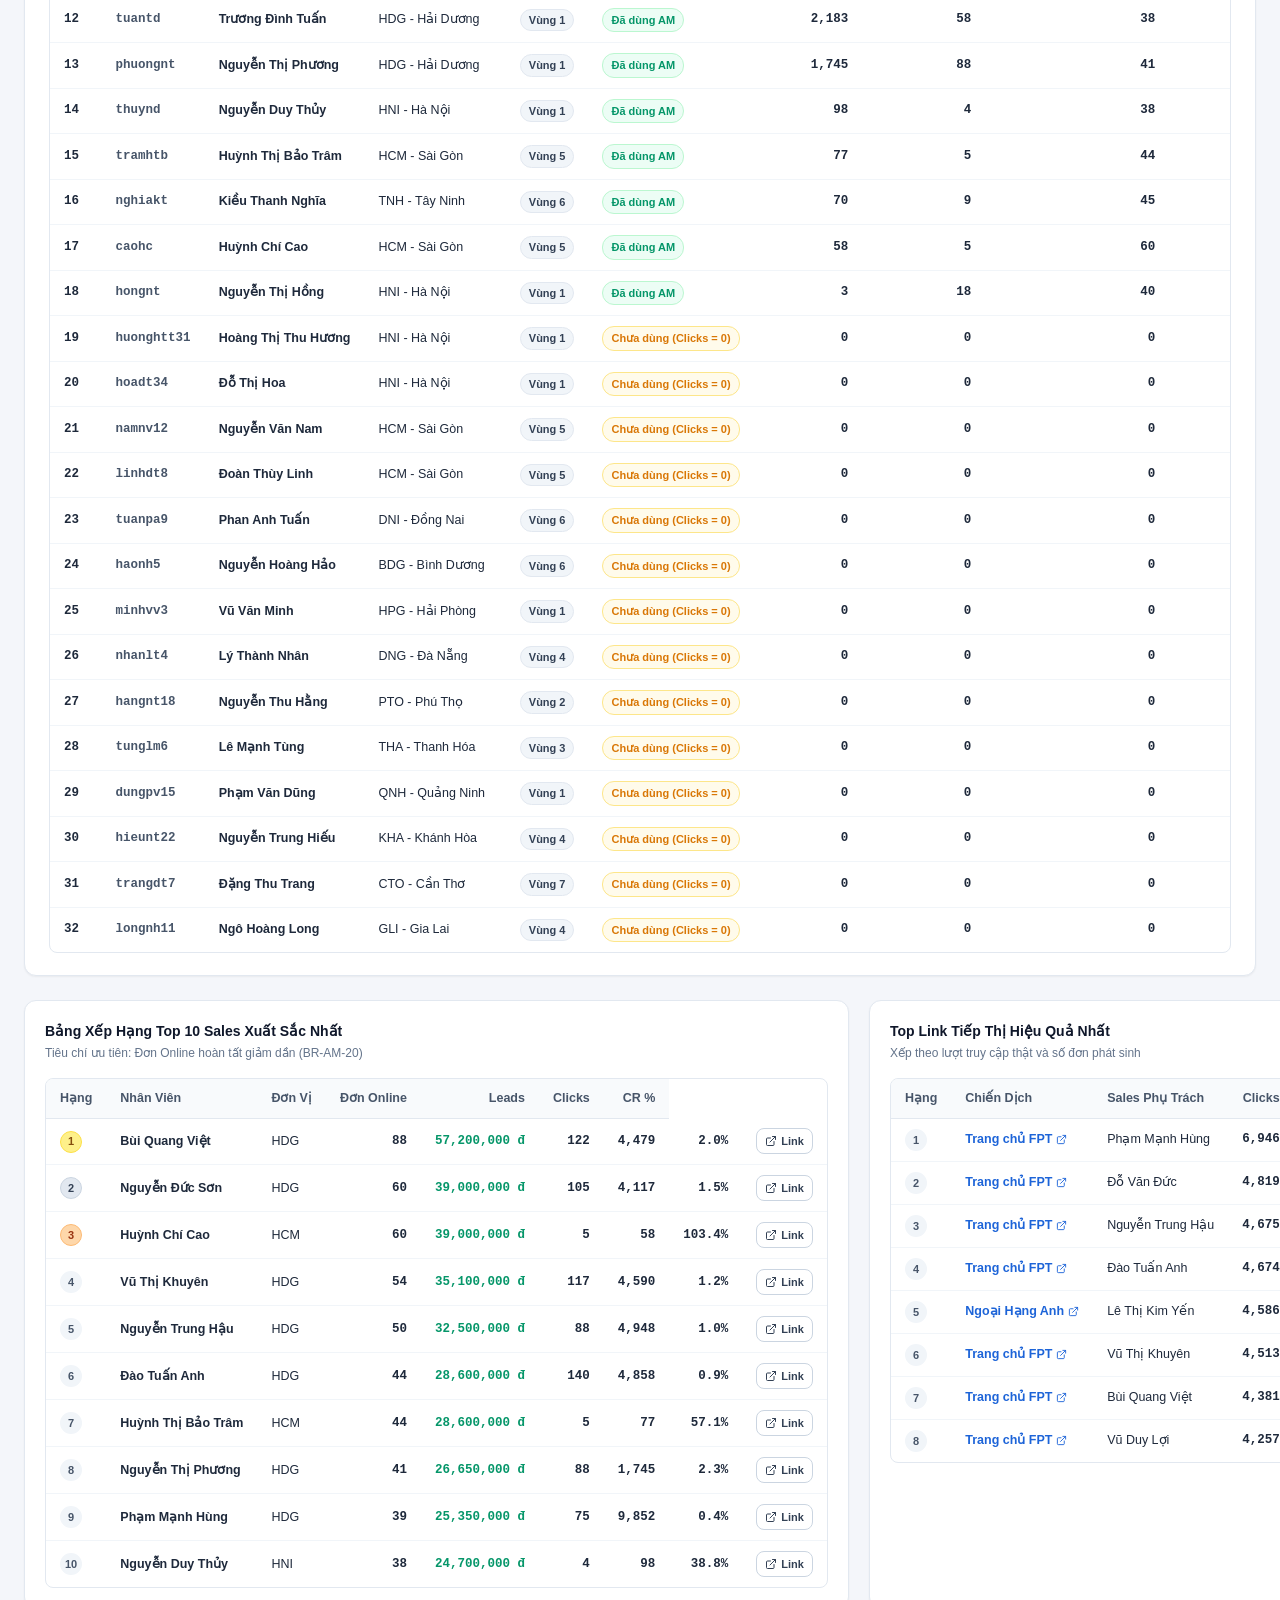
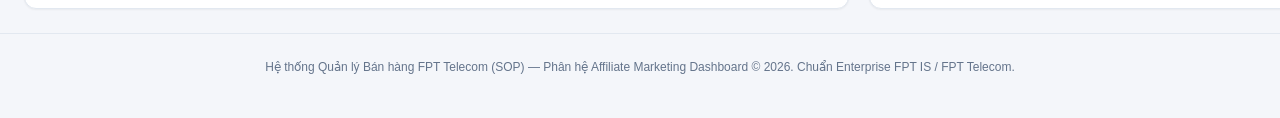
<file: demo-improve/index.source.html>
<!DOCTYPE html>
<html lang="vi">
<head>
  <meta charset="utf-8">
  <meta name="viewport" content="width=device-width, initial-scale=1.0">
  <title>FPT SOP — Dashboard Báo Cáo Hiệu Suất Bán Hàng Affiliate Marketing</title>
  <link rel="stylesheet" href="css/sop-dashboard.css">
</head>
<body>

  <!-- =========================================================================
       1. TOP SOP NAVBAR (ENTERPRISE BRAND BAR)
       ========================================================================= -->
  <header class="sop-navbar">
    <div class="sop-nav-inner">
      <div class="sop-brand-group">
        <div class="fpt-logo-badge">FPT TELECOM</div>
        <div class="sop-portal-name">SALES OPERATIONS PORTAL (SOP)</div>
        <div class="sop-breadcrumb">
          <span>Quản lý kinh doanh</span>
          <span>/</span>
          <span>Affiliate Marketing</span>
          <span>/</span>
          <span class="active">Dashboard Báo Cáo</span>
        </div>
      </div>

      <div class="sop-user-profile">
        <div class="user-details">
          <span class="user-name">Nguyễn Hoàng Long</span>
          <span class="user-role">Quản lý Kinh doanh · Vùng 1</span>
        </div>
        <div class="user-avatar">NL</div>
      </div>
    </div>
  </header>

  <!-- =========================================================================
       MAIN DASHBOARD CONTAINER
       ========================================================================= -->
  <main class="dashboard-container">

    <!-- PAGE TITLE & TIME SWITCHER -->
    <section class="page-header-row">
      <div class="page-title-box">
        <h1>
          Dashboard Báo Cáo Hiệu Suất Bán Hàng AM
          <span class="system-badge" id="headerStatusBadge">Kỳ Báo Cáo Chuẩn</span>
        </h1>
        <div class="page-subtitle">
          Theo dõi số liệu realtime, tỷ lệ tăng trưởng Like-for-like [upto] và đôn đốc đội ngũ kinh doanh — <span id="headerTitleRange" style="font-weight: 600; color: var(--slate-700);">Tháng 8/2026</span>
        </div>
      </div>

      <div class="time-period-selector">
        <button type="button" class="period-tab-btn active" data-period="t8">Tháng 8/2026</button>
        <button type="button" class="period-tab-btn" data-period="t7">Tháng 7/2026</button>
        <button type="button" class="period-tab-btn" data-period="cmp">So Sánh T7 vs T8</button>
        <button type="button" class="period-tab-btn" data-period="year2026">Cả Năm 2026</button>
      </div>
    </section>

    <!-- =========================================================================
         2. BỘ LỌC ĐA CHIỀU NÂNG CAO (UC 1 — BR-AM-01 ĐẾN BR-AM-05)
         ========================================================================= -->
    <section class="filter-card">
      <div class="filter-card-header">
        <div class="filter-title">
          <svg width="16" height="16" viewBox="0 0 24 24" fill="none" stroke="currentColor" stroke-width="2" stroke-linecap="round" stroke-linejoin="round"><polygon points="22 3 2 3 10 12.46 10 19 14 21 14 12.46 22 3"></polygon></svg>
          Bộ Lọc Đa Chiều Nâng Cao
        </div>
        <div class="filter-rules-note">
          Ràng buộc: Khoảng ngày tối đa 365 ngày · Từ ngày ≤ Đến ngày ≤ Hôm nay
        </div>
      </div>

      <div class="filter-grid">
        <!-- Date Range -->
        <div class="filter-group">
          <label class="filter-label">Khoảng Ngày (Từ - Đến)</label>
          <div class="filter-input-wrapper">
            <svg width="15" height="15" viewBox="0 0 24 24" fill="none" stroke="currentColor" stroke-width="2" stroke-linecap="round" stroke-linejoin="round"><rect x="3" y="4" width="18" height="18" rx="2" ry="2"></rect><line x1="16" y1="2" x2="16" y2="6"></line><line x1="8" y1="2" x2="8" y2="6"></line><line x1="3" y1="10" x2="21" y2="10"></line></svg>
            <input type="date" id="inputFromDate" class="filter-date-input" value="2026-08-01" max="2026-08-31">
            <span class="filter-date-sep">→</span>
            <input type="date" id="inputToDate" class="filter-date-input" value="2026-08-31" max="2026-08-31">
          </div>
          <div id="dateFilterError" style="display: none; color: #dc2626; font-size: 11px; font-weight: 600; padding-top: 2px;"></div>
        </div>

        <!-- Region Filter -->
        <div class="filter-group">
          <label class="filter-label">Vùng Kinh Doanh</label>
          <select id="regionSelect" class="filter-select">
            <option value="all">Toàn quốc</option>
          </select>
        </div>

        <!-- Branch Filter (Cascade) -->
        <div class="filter-group">
          <label class="filter-label">Chi Nhánh</label>
          <select id="branchSelect" class="filter-select">
            <option value="all">Tất cả Chi nhánh</option>
          </select>
        </div>

        <!-- Segment By: Ngày, Tuần, Tháng, Năm (As Requested!) -->
        <div class="filter-group">
          <label class="filter-label">Phân Đoạn Hiển Thị</label>
          <div class="segment-pill-group">
            <button type="button" class="segment-btn active" data-segment="day">Theo Ngày</button>
            <button type="button" class="segment-btn" data-segment="week">Theo Tuần</button>
            <button type="button" class="segment-btn" data-segment="month">Theo Tháng</button>
            <button type="button" class="segment-btn" data-segment="year">Theo Năm</button>
          </div>
        </div>

        <!-- Action Buttons -->
        <div class="filter-actions">
          <button type="button" id="btnApplyFilter" class="btn-primary">
            <svg width="15" height="15" viewBox="0 0 24 24" fill="none" stroke="currentColor" stroke-width="2" stroke-linecap="round" stroke-linejoin="round"><polyline points="20 6 9 17 4 12"></polyline></svg>
            Áp Dụng
          </button>
          <button type="button" id="btnResetFilter" class="btn-secondary" title="Đặt lại bộ lọc về mặc định">
            <svg width="14" height="14" viewBox="0 0 24 24" fill="none" stroke="currentColor" stroke-width="2" stroke-linecap="round" stroke-linejoin="round"><polyline points="1 4 1 10 7 10"></polyline><path d="M3.51 15a9 9 0 1 0 2.13-9.36L1 10"></path></svg>
            Đặt Lại
          </button>
        </div>
      </div>

      <!-- Quick Filter Chips -->
      <div class="quick-filter-row">
        <span class="quick-filter-label">Chọn Nhanh:</span>
        <button type="button" class="quick-btn" data-quick="today">Hôm nay (31/08)</button>
        <button type="button" class="quick-btn" data-quick="7d">7 ngày qua</button>
        <button type="button" class="quick-btn" data-quick="30d">30 ngày qua</button>
        <button type="button" class="quick-btn active" data-quick="month">Tháng này (T8)</button>
        <button type="button" class="quick-btn" data-quick="prev_month">Tháng trước (T7)</button>
        <button type="button" class="quick-btn" data-quick="year">Cả Năm 2026</button>
      </div>
    </section>

    <!-- =========================================================================
         3. 5 CORE KPI CARDS REALTIME + LIKE-FOR-LIKE (UC 1)
         ========================================================================= -->
    <section class="kpi-grid">
      <!-- Card 1: Lượt Truy Cập Thật -->
      <div class="kpi-card">
        <div class="kpi-card-accent kpi-accent-orange"></div>
        <div class="kpi-card-header">
          <span class="kpi-title">Lượt Truy Cập Thật</span>
          <div class="kpi-icon-wrap icon-wrap-orange">
            <svg width="16" height="16" viewBox="0 0 24 24" fill="none" stroke="currentColor" stroke-width="2" stroke-linecap="round" stroke-linejoin="round"><path d="M10 13a5 5 0 0 0 7.54.54l3-3a5 5 0 0 0-7.07-7.07l-1.72 1.71"></path><path d="M14 11a5 5 0 0 0-7.54-.54l-3 3a5 5 0 0 0 7.07 7.07l1.71-1.71"></path></svg>
          </div>
        </div>
        <div class="kpi-value-row">
          <span class="kpi-value" id="kpiClicksVal">121,507</span>
          <span class="kpi-growth-badge growth-up" id="kpiClicksBadge">+3.6% [upto]</span>
        </div>
        <div class="kpi-meta-text">
          <span id="kpiClicksBot">Loại trừ 205k bot tự động</span>
          <span class="kpi-pill-note">Realtime</span>
        </div>
      </div>

      <!-- Card 2: Khách Hàng Tiềm Năng (Leads) -->
      <div class="kpi-card">
        <div class="kpi-card-accent kpi-accent-purple"></div>
        <div class="kpi-card-header">
          <span class="kpi-title">Khách Hàng Tiềm Năng (Leads)</span>
          <div class="kpi-icon-wrap icon-wrap-purple">
            <svg width="16" height="16" viewBox="0 0 24 24" fill="none" stroke="currentColor" stroke-width="2" stroke-linecap="round" stroke-linejoin="round"><circle cx="12" cy="12" r="10"></circle><circle cx="12" cy="12" r="6"></circle><circle cx="12" cy="12" r="2"></circle></svg>
          </div>
        </div>
        <div class="kpi-value-row">
          <span class="kpi-value" id="kpiLeadVal">3,226</span>
          <span class="kpi-growth-badge growth-down" id="kpiLeadBadge">-9.3% [upto]</span>
        </div>
        <div class="kpi-meta-text">
          <span style="font-weight: 600; color: var(--primary-dark);">Không thu hồi · Độc lập theo link</span>
          <span class="kpi-pill-note">KHTN</span>
        </div>
      </div>

      <!-- Card 3: Tổng Đơn Hàng Online -->
      <div class="kpi-card">
        <div class="kpi-card-accent kpi-accent-green"></div>
        <div class="kpi-card-header">
          <span class="kpi-title">Tổng Đơn Hàng Online</span>
          <div class="kpi-icon-wrap icon-wrap-green">
            <svg width="16" height="16" viewBox="0 0 24 24" fill="none" stroke="currentColor" stroke-width="2" stroke-linecap="round" stroke-linejoin="round"><path d="M6 2L3 6v14a2 2 0 0 0 2 2h14a2 2 0 0 0 2-2V6l-3-4z"></path><line x1="3" y1="6" x2="21" y2="6"></line><path d="M16 10a4 4 0 0 1-8 0"></path></svg>
          </div>
        </div>
        <div class="kpi-value-row">
          <span class="kpi-value" id="kpiDonVal">5,449</span>
          <span class="kpi-growth-badge growth-up" id="kpiDonBadge">+9.9% [upto]</span>
        </div>
        <div class="kpi-breakdown-box" id="kpiDonBreakdown">
          <!-- Populated by JS: Hoàn tất, Đang xử lý, Hủy -->
        </div>
      </div>

      <!-- Card 4: Tỷ Lệ Chuyển Đổi (CR) -->
      <div class="kpi-card">
        <div class="kpi-card-accent kpi-accent-blue"></div>
        <div class="kpi-card-header">
          <span class="kpi-title">Tỷ Lệ Chuyển Đổi (CR)</span>
          <div class="kpi-icon-wrap icon-wrap-blue">
            <svg width="16" height="16" viewBox="0 0 24 24" fill="none" stroke="currentColor" stroke-width="2" stroke-linecap="round" stroke-linejoin="round"><polyline points="23 6 13.5 15.5 8.5 10.5 1 18"></polyline><polyline points="17 6 23 6 23 12"></polyline></svg>
          </div>
        </div>
        <div class="kpi-value-row">
          <span class="kpi-value" id="kpiCRVal">8.9%</span>
          <span class="kpi-growth-badge growth-up" id="kpiCRBadge">+1.0 pp</span>
        </div>
        <div class="kpi-meta-text">
          <span>Đơn hàng / Unique Users</span>
          <span class="kpi-pill-note">Hiệu quả</span>
        </div>
      </div>

      <!-- Card 5: Tỷ Lệ Sales Phủ AM (Tính Năng Mới) -->
      <div class="kpi-card" style="cursor: pointer;" onclick="document.getElementById('salesSectionAnchor').scrollIntoView({behavior: 'smooth'})">
        <div class="kpi-card-accent kpi-accent-indigo"></div>
        <div class="kpi-card-header">
          <span class="kpi-title">Tỷ Lệ Sales Phủ AM</span>
          <div class="kpi-icon-wrap icon-wrap-indigo">
            <svg width="16" height="16" viewBox="0 0 24 24" fill="none" stroke="currentColor" stroke-width="2" stroke-linecap="round" stroke-linejoin="round"><path d="M17 21v-2a4 4 0 0 0-4-4H5a4 4 0 0 0-4 4v2"></path><circle cx="9" cy="7" r="4"></circle><path d="M23 21v-2a4 4 0 0 0-3-3.87"></path><path d="M16 3.13a4 4 0 0 1 0 7.75"></path></svg>
          </div>
        </div>
        <div class="kpi-value-row">
          <span class="kpi-value" id="kpiSalesCoverageVal">56.3%</span>
          <span class="kpi-growth-badge growth-neutral">Active</span>
        </div>
        <div class="kpi-meta-text">
          <span id="kpiSalesCountNote">18 / 32 Sales đã dùng AM</span>
          <span class="kpi-pill-note" style="color: var(--secondary-dark);">Xem chi tiết ↓</span>
        </div>
      </div>
    </section>

    <!-- =========================================================================
         4. BIỂU ĐỒ XU HƯỚNG & CƠ CẤU (UC 2)
         ========================================================================= -->
    <section class="charts-grid-main">
      <!-- Main Trend Line Chart -->
      <div class="chart-card">
        <div class="chart-header">
          <div class="chart-title-group">
            <h3>Xu Hướng Lượt Truy Cập &amp; Unique Users</h3>
            <div class="chart-sub">Biểu đồ đường kép theo chu kỳ lọc đã chọn</div>
          </div>
        </div>
        <div class="chart-canvas-wrap">
          <canvas id="trendChartCanvas"></canvas>
        </div>
        <div class="chart-card-footer">
          <svg width="14" height="14" viewBox="0 0 24 24" fill="none" stroke="currentColor" stroke-width="2" stroke-linecap="round" stroke-linejoin="round"><circle cx="12" cy="12" r="10"></circle><polyline points="12 6 12 12 16 14"></polyline></svg>
          Đỉnh điểm traffic ngày 19/08 đạt 8,387 lượt truy cập thật (chiến dịch Ngoại Hạng Anh khởi tranh).
        </div>
      </div>

      <!-- Campaign Donut Chart -->
      <div class="chart-card">
        <div class="chart-header">
          <div class="chart-title-group">
            <h3>Phân Bổ Theo Chiến Dịch</h3>
            <div class="chart-sub">Tỷ trọng lượt truy cập theo campaign</div>
          </div>
        </div>
        <div class="chart-canvas-wrap">
          <canvas id="campaignChartCanvas"></canvas>
        </div>
        <div class="chart-card-footer">
          Trang chủ FPT và Ngoại Hạng Anh chiếm hơn 74% tổng lượng traffic.
        </div>
      </div>
    </section>

    <!-- Sub Charts: Devices, Browsers & Regions -->
    <section class="charts-sub-grid">
      <!-- Devices Pie -->
      <div class="chart-card">
        <div class="chart-header">
          <div class="chart-title-group">
            <h3>Cơ Cấu Thiết Bị</h3>
            <div class="chart-sub">Mobile vs Desktop</div>
          </div>
        </div>
        <div class="chart-canvas-wrap" style="height: 200px;">
          <canvas id="deviceChartCanvas"></canvas>
        </div>
        <div class="chart-card-footer">
          Thiết bị di động chiếm ưu thế tuyệt đối (65.2%).
        </div>
      </div>

      <!-- Browsers Donut (New Feature) -->
      <div class="chart-card">
        <div class="chart-header">
          <div class="chart-title-group">
            <h3>Trình Duyệt Phổ Biến</h3>
            <div class="chart-sub">Tỷ trọng trình duyệt truy cập link AM</div>
          </div>
        </div>
        <div class="chart-canvas-wrap" style="height: 200px;">
          <canvas id="browserChartCanvas"></canvas>
        </div>
        <div class="chart-card-footer">
          Chrome &amp; Safari chiếm 82.4% tổng lượng truy cập tiếp thị.
        </div>
      </div>

      <!-- Regions Bar Chart -->
      <div class="chart-card">
        <div class="chart-header">
          <div class="chart-title-group">
            <h3>Hiệu Suất Theo Chi Nhánh / Vùng</h3>
            <div class="chart-sub">Lượt truy cập thật và Đơn hàng thành công</div>
          </div>
        </div>
        <div class="chart-canvas-wrap" style="height: 200px;">
          <canvas id="regionChartCanvas"></canvas>
        </div>
        <div class="chart-card-footer">
          Hải Dương (HDG) dẫn đầu traffic; Hồ Chí Minh (HCM) dẫn đầu chốt đơn.
        </div>
      </div>
    </section>

    <!-- =========================================================================
         5. BÁO CÁO GOOGLE ANALYTICS 4 (GA4 amtracking — UC 2)
         ========================================================================= -->
    <section class="section-wrapper">
      <div class="section-header-row">
        <div class="section-title-wrap">
          <h2>
            <svg width="18" height="18" viewBox="0 0 24 24" fill="none" stroke="currentColor" stroke-width="2" stroke-linecap="round" stroke-linejoin="round"><line x1="18" y1="20" x2="18" y2="10"></line><line x1="12" y1="20" x2="12" y2="4"></line><line x1="6" y1="20" x2="6" y2="14"></line></svg>
            Báo Cáo Google Analytics 4 (Session Source: amtracking)
          </h2>
          <div class="section-desc">Đối soát dữ liệu độc lập giữa hệ thống AM nội bộ và GA4</div>
        </div>
      </div>

      <!-- 4 GA4 KPI Cards -->
      <div class="ga4-kpi-grid" id="ga4KpiGrid">
        <!-- Populated by JS -->
      </div>

      <!-- Top 10 GA4 Landing Pages Table -->
      <div style="font-size: 13px; font-weight: 700; color: var(--slate-800); margin-top: 6px;">
        Top 10 Trang Đích Có Hiệu Suất Cao Nhất (GA4 Page Views)
      </div>
      <div class="table-responsive">
        <table class="data-table">
          <thead>
            <tr>
              <th style="width: 50px;">Hạng</th>
              <th>Trang Đích (Landing Page URL)</th>
              <th class="td-right">Lượt Xem (Views)</th>
              <th class="td-right">Phiên (Sessions)</th>
              <th class="td-right">Users Tương Tác</th>
              <th class="td-right">Tỷ Lệ Thoát</th>
              <th class="td-right" style="width: 100px;">Thao Tác</th>
            </tr>
          </thead>
          <tbody id="ga4PagesTableBody">
            <!-- Populated by JS -->
          </tbody>
        </table>
      </div>
    </section>

    <!-- =========================================================================
         6. PHÂN HỆ QUẢN LÝ & THEO DÕI SALES SỬ DỤNG AM (UC 3 — TÍNH NĂNG MỚI)
         ========================================================================= -->
    <section class="section-wrapper" id="salesSectionAnchor">
      <div class="section-header-row">
        <div class="section-title-wrap">
          <h2>
            <svg width="18" height="18" viewBox="0 0 24 24" fill="none" stroke="currentColor" stroke-width="2" stroke-linecap="round" stroke-linejoin="round"><path d="M17 21v-2a4 4 0 0 0-4-4H5a4 4 0 0 0-4 4v2"></path><circle cx="9" cy="7" r="4"></circle><path d="M23 21v-2a4 4 0 0 0-3-3.87"></path><path d="M16 3.13a4 4 0 0 1 0 7.75"></path></svg>
            Quản Lý &amp; Theo Dõi Sales Sử Dụng Affiliate Marketing
          </h2>
          <div class="section-desc">Phân định nhân viên Đã dùng / Chưa dùng để Trưởng phòng và Giám đốc Chi nhánh kịp thời chỉ đạo, đôn đốc</div>
        </div>

        </div>

      <!-- Sales Summary Stats -->
      <div class="sales-summary-cards">
        <div class="sales-stat-box">
          <span class="sales-stat-title">Tổng Số Sales Trong Danh Bạ</span>
          <span class="sales-stat-val" id="salesStatTotal">32</span>
        </div>
        <div class="sales-stat-box" style="border-left: 3px solid var(--success);">
          <span class="sales-stat-title">Sales Đã Sử Dụng AM (Clicks &gt; 0)</span>
          <span class="sales-stat-val" style="color: var(--success);" id="salesStatActive">18</span>
        </div>
        <div class="sales-stat-box" style="border-left: 3px solid var(--warning);">
          <span class="sales-stat-title">Sales Chưa Dùng AM (Clicks = 0)</span>
          <span class="sales-stat-val" style="color: var(--warning);" id="salesStatInactive">14</span>
        </div>
        <div class="sales-stat-box" style="border-left: 3px solid var(--secondary);">
          <span class="sales-stat-title">Tỷ Lệ Phủ AM Toàn Đơn Vị</span>
          <span class="sales-stat-val" style="color: var(--secondary-dark);" id="salesStatRate">56.3%</span>
        </div>
      </div>

      <!-- Sales Toolbar Controls -->
      <div class="sales-toolbar-row">
        <!-- 3 Filter Tabs -->
        <div class="sales-tabs-group">
          <button type="button" class="sales-tab-btn active" data-sales-tab="all">
            Tất Cả Sales
            <span class="sales-tab-badge" id="tabBadgeAll">32</span>
          </button>
          <button type="button" class="sales-tab-btn" data-sales-tab="active">
            Đã Sử Dụng AM
            <span class="sales-tab-badge" id="tabBadgeActive">18</span>
          </button>
          <button type="button" class="sales-tab-btn" data-sales-tab="inactive">
            Chưa Dùng AM (Cần Đôn Đốc)
            <span class="sales-tab-badge" id="tabBadgeInactive">14</span>
          </button>
        </div>

        <!-- Bộ Lọc Theo Vùng -->
        <div class="sales-region-filter">
          <span style="font-size: 12px; font-weight: 600; color: var(--slate-600);">Vùng:</span>
          <select id="salesRegionSelect">
            <option value="all">Tất cả vùng</option>
            <option value="Vùng 1">Vùng 1</option>
            <option value="Vùng 2">Vùng 2</option>
            <option value="Vùng 3">Vùng 3</option>
            <option value="Vùng 4">Vùng 4</option>
            <option value="Vùng 5">Vùng 5</option>
            <option value="Vùng 6">Vùng 6</option>
            <option value="Vùng 7">Vùng 7</option>
          </select>
        </div>

        <!-- Search Box -->
        <div class="sales-search-box">
          <svg width="15" height="15" viewBox="0 0 24 24" fill="none" stroke="currentColor" stroke-width="2" stroke-linecap="round" stroke-linejoin="round" style="color: var(--slate-400); margin-right: 8px;"><circle cx="11" cy="11" r="8"></circle><line x1="21" y1="21" x2="16.65" y2="16.65"></line></svg>
          <input type="text" id="salesSearchInput" placeholder="Tìm theo tên, mã NV (vietbq...), chi nhánh...">
        </div>
      </div>

      <!-- 10-Column Standard Sales Table -->
      <div class="table-responsive">
        <table class="data-table">
          <thead>
            <tr>
              <th style="width: 40px;">STT</th>
              <th>Mã Sales</th>
              <th>Họ và Tên Nhân Viên</th>
              <th>Đơn Vị / Chi Nhánh</th>
              <th>Vùng</th>
              <th>Trạng Thái AM</th>
              <th class="td-right sortable-th" onclick="window.sortSalesBy('clicks')" title="Click để đảo chiều sắp xếp Clicks">
                Lượt Clicks <span class="sort-indicator">↕</span>
              </th>
              <th class="td-right sortable-th" onclick="window.sortSalesBy('lead')" title="Click để đảo chiều sắp xếp Leads">
                Leads (KHTN) <span class="sort-indicator">↕</span>
              </th>
              <th class="td-right sortable-th" onclick="window.sortSalesBy('don')" title="Click để đảo chiều sắp xếp Đơn Online">
                Đơn Online Thành Công <span class="sort-indicator">↕</span>
              </th>
              <th class="td-right sortable-th" onclick="window.sortSalesBy('revenue')" title="Click để đảo chiều sắp xếp Doanh Thu Ước Tính" style="color: #059669;">
                Doanh Thu Ước Tính (VNĐ) <span class="sort-indicator">↕</span>
              </th>
            </tr>
          </thead>
          <tbody id="salesTableBody">
            <!-- Populated by JS -->
          </tbody>
        </table>
      </div>
    </section>

    <!-- =========================================================================
         7. BẢNG XẾP HẠNG TOP SALES & TOP LINK AM (UC 4)
         ========================================================================= -->
    <section class="charts-grid-main">
      <!-- Top 10 Sales (Priority: Đơn Online hoàn tất giảm dần) -->
      <div class="chart-card">
        <div class="chart-header">
          <div class="chart-title-group">
            <h3>Bảng Xếp Hạng Top 10 Sales Xuất Sắc Nhất</h3>
            <div class="chart-sub">Tiêu chí ưu tiên: Đơn Online hoàn tất giảm dần (BR-AM-20)</div>
          </div>
        </div>
        <div class="table-responsive">
          <table class="data-table">
            <thead>
              <tr>
                <th style="width: 45px;">Hạng</th>
                <th>Nhân Viên</th>
                <th>Đơn Vị</th>
                <th class="td-right">Đơn Online</th>
                <th class="td-right">Leads</th>
                <th class="td-right">Clicks</th>
                <th class="td-right">CR %</th>
              </tr>
            </thead>
            <tbody id="topSalesTableBody">
              <!-- Populated by JS -->
            </tbody>
          </table>
        </div>
      </div>

      <!-- Top 8 Marketing Links -->
      <div class="chart-card">
        <div class="chart-header">
          <div class="chart-title-group">
            <h3>Top Link Tiếp Thị Hiệu Quả Nhất</h3>
            <div class="chart-sub">Xếp theo lượt truy cập thật và số đơn phát sinh</div>
          </div>
        </div>
        <div class="table-responsive">
          <table class="data-table">
            <thead>
              <tr>
                <th style="width: 45px;">Hạng</th>
                <th>Chiến Dịch</th>
                <th>Sales Phụ Trách</th>
                <th class="td-right">Clicks</th>
                <th class="td-right">Users</th>
                <th class="td-right">Leads</th>
                <th class="td-right">Đơn</th>
              </tr>
            </thead>
            <tbody id="topContractsTableBody">
              <!-- Populated by JS -->
            </tbody>
          </table>
        </div>
      </div>
    </section>

  </main>

  <!-- =========================================================================
       FOOTER
       ========================================================================= -->
  <footer class="sop-footer">
    Hệ thống Quản lý Bán hàng FPT Telecom (SOP) — Phân hệ Affiliate Marketing Dashboard © 2026. Chuẩn Enterprise FPT IS / FPT Telecom.
  </footer>

  <!-- SCRIPTS -->
  <script src="js/chart.min.js"></script>
  <script src="js/fpt-data.js"></script>
  <script src="js/sop-app.js"></script>

</body>
</html>
</file>
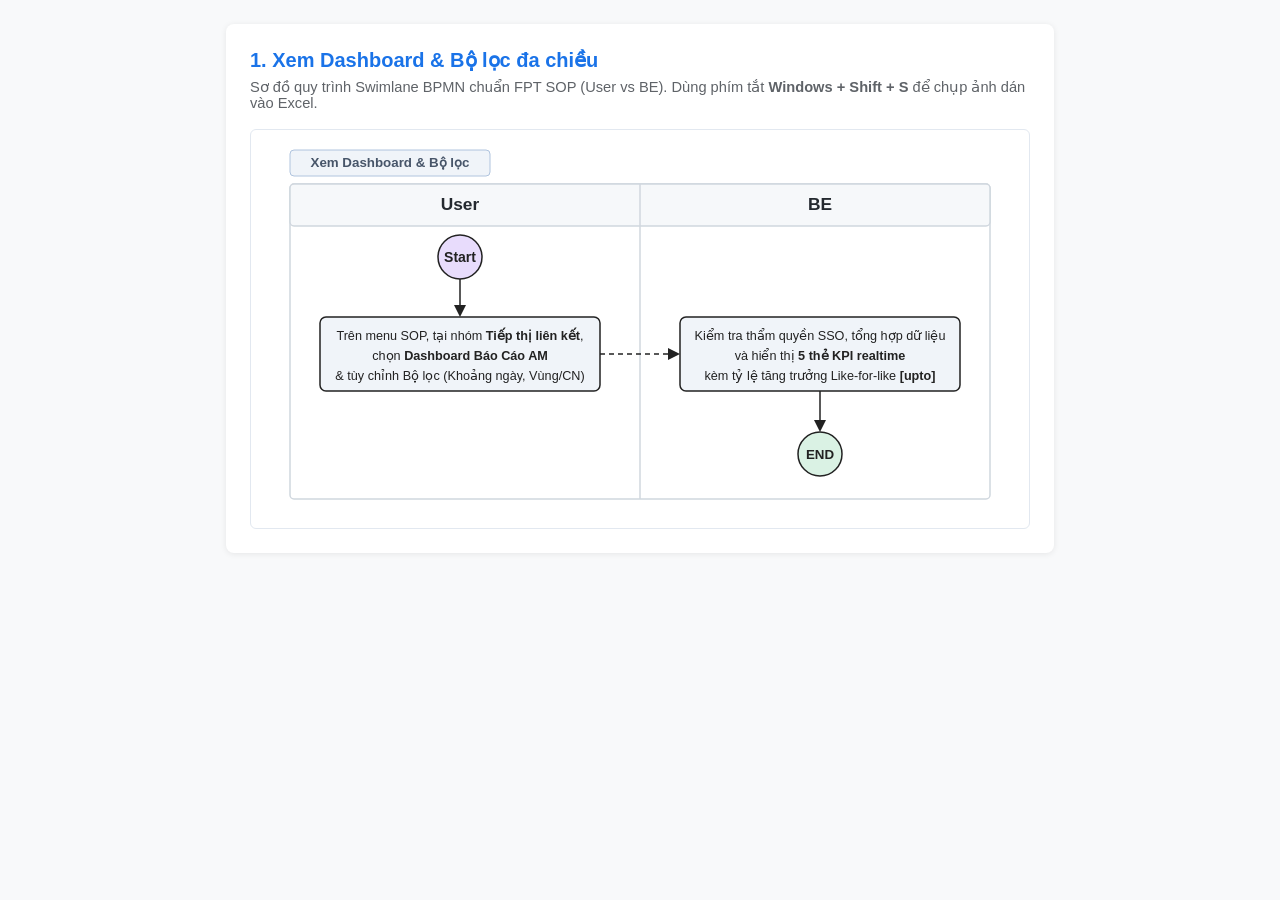
<file: diagrams/1. Xem Dashboard & Bo loc da chieu.html>
<!DOCTYPE html>
<html lang="vi">
<head>
<meta charset="utf-8">
<title>1. Xem Dashboard & Bộ lọc đa chiều — Sơ Đồ Quy Trình Swimlane</title>
<style>
  body { font-family: Calibri, Arial, sans-serif; background: #f8f9fa; margin: 24px; color: #202124; }
  .container { max-width: 780px; margin: 0 auto; background: #ffffff; padding: 24px; border-radius: 8px; box-shadow: 0 1px 6px rgba(0,0,0,0.08); }
  .title { font-size: 15pt; font-weight: bold; color: #1a73e8; margin-bottom: 6px; }
  .desc { font-size: 11pt; color: #5f6368; margin-bottom: 18px; }
  .diagram-box { padding: 12px; background: #ffffff; border: 1px solid #e2e8f0; border-radius: 6px; text-align: center; }
</style>
</head>
<body>
<div class="container">
  <div class="title">1. Xem Dashboard & Bộ lọc đa chiều</div>
  <div class="desc">Sơ đồ quy trình Swimlane BPMN chuẩn FPT SOP (User vs BE). Dùng phím tắt <b>Windows + Shift + S</b> để chụp ảnh dán vào Excel.</div>
  <div class="diagram-box">
    <svg width="720" height="370" xmlns="http://www.w3.org/2000/svg" style="font-family:Calibri,Arial,sans-serif;font-size:11pt;background:#ffffff;">
  <!-- Top Badge -->
  <rect x="10" y="8" width="200" height="26" rx="4" ry="4" fill="#f0f4f9" stroke="#b0c4de" stroke-width="1"/>
  <text x="110" y="25" text-anchor="middle" font-size="10pt" font-weight="bold" fill="#475569">Xem Dashboard &amp; Bộ lọc</text>
  <!-- Outer Box -->
  <rect x="10" y="42" width="700" height="315" fill="#ffffff" stroke="#d0d7de" stroke-width="1.5" rx="4"/>
  <!-- Header Bar -->
  <rect x="10" y="42" width="700" height="42" fill="#f6f8fa" stroke="#d0d7de" stroke-width="1.5" rx="4"/>
  <!-- Lane Divider -->
  <line x1="360" y1="42" x2="360" y2="357" stroke="#d0d7de" stroke-width="1.5"/>
  <!-- Lane Titles -->
  <text x="180" y="68" text-anchor="middle" font-size="13pt" font-weight="bold" fill="#24292f">User</text>
  <text x="540" y="68" text-anchor="middle" font-size="13pt" font-weight="bold" fill="#24292f">BE</text>
  <!-- Start Node -->
  <circle cx="180" cy="115" r="22" fill="#e8dcfc" stroke="#222" stroke-width="1.5"/>
  <text x="180" y="120" text-anchor="middle" font-size="10.5pt" font-weight="bold" fill="#222">Start</text>

  <!-- Arrow Start -> User Box (Solid Down) -->
  <line x1="180" y1="137" x2="180" y2="167" stroke="#222" stroke-width="1.5"/>
  <polygon points="180,175 174,163 186,163" fill="#222"/>

  <!-- User Action Box -->
  <rect x="40" y="175" width="280" height="74" rx="6" ry="6" fill="#f0f4f9" stroke="#222" stroke-width="1.5"/>
  <text x="180" y="198" text-anchor="middle" font-size="9.5pt" fill="#222">Trên menu SOP, tại nhóm <tspan font-weight="bold">Tiếp thị liên kết</tspan>,</text>
  <text x="180" y="218" text-anchor="middle" font-size="9.5pt" fill="#222">chọn <tspan font-weight="bold">Dashboard Báo Cáo AM</tspan></text>
  <text x="180" y="238" text-anchor="middle" font-size="9.5pt" fill="#222">&amp; tùy chỉnh Bộ lọc (Khoảng ngày, Vùng/CN)</text>

  <!-- Dashed Arrow: User -> BE (Across Lane) -->
  <line x1="320" y1="212" x2="388" y2="212" stroke="#222" stroke-width="1.5" stroke-dasharray="5,4"/>
  <polygon points="400,212 388,206 388,218" fill="#222"/>

  <!-- BE Response Box -->
  <rect x="400" y="175" width="280" height="74" rx="6" ry="6" fill="#f0f4f9" stroke="#222" stroke-width="1.5"/>
  <text x="540" y="198" text-anchor="middle" font-size="9.5pt" fill="#222">Kiểm tra thẩm quyền SSO, tổng hợp dữ liệu</text>
  <text x="540" y="218" text-anchor="middle" font-size="9.5pt" fill="#222">và hiển thị <tspan font-weight="bold">5 thẻ KPI realtime</tspan></text>
  <text x="540" y="238" text-anchor="middle" font-size="9.5pt" fill="#222">kèm tỷ lệ tăng trưởng Like-for-like <tspan font-weight="bold">[upto]</tspan></text>

  <!-- Arrow BE Box -> END (Solid Down) -->
  <line x1="540" y1="249" x2="540" y2="282" stroke="#222" stroke-width="1.5"/>
  <polygon points="540,290 534,278 546,278" fill="#222"/>

  <!-- END Node -->
  <circle cx="540" cy="312" r="22" fill="#daf2e4" stroke="#222" stroke-width="1.5"/>
  <text x="540" y="317" text-anchor="middle" font-size="10pt" font-weight="bold" fill="#222">END</text>
</svg>
  </div>
</div>
</body>
</html>
</file>
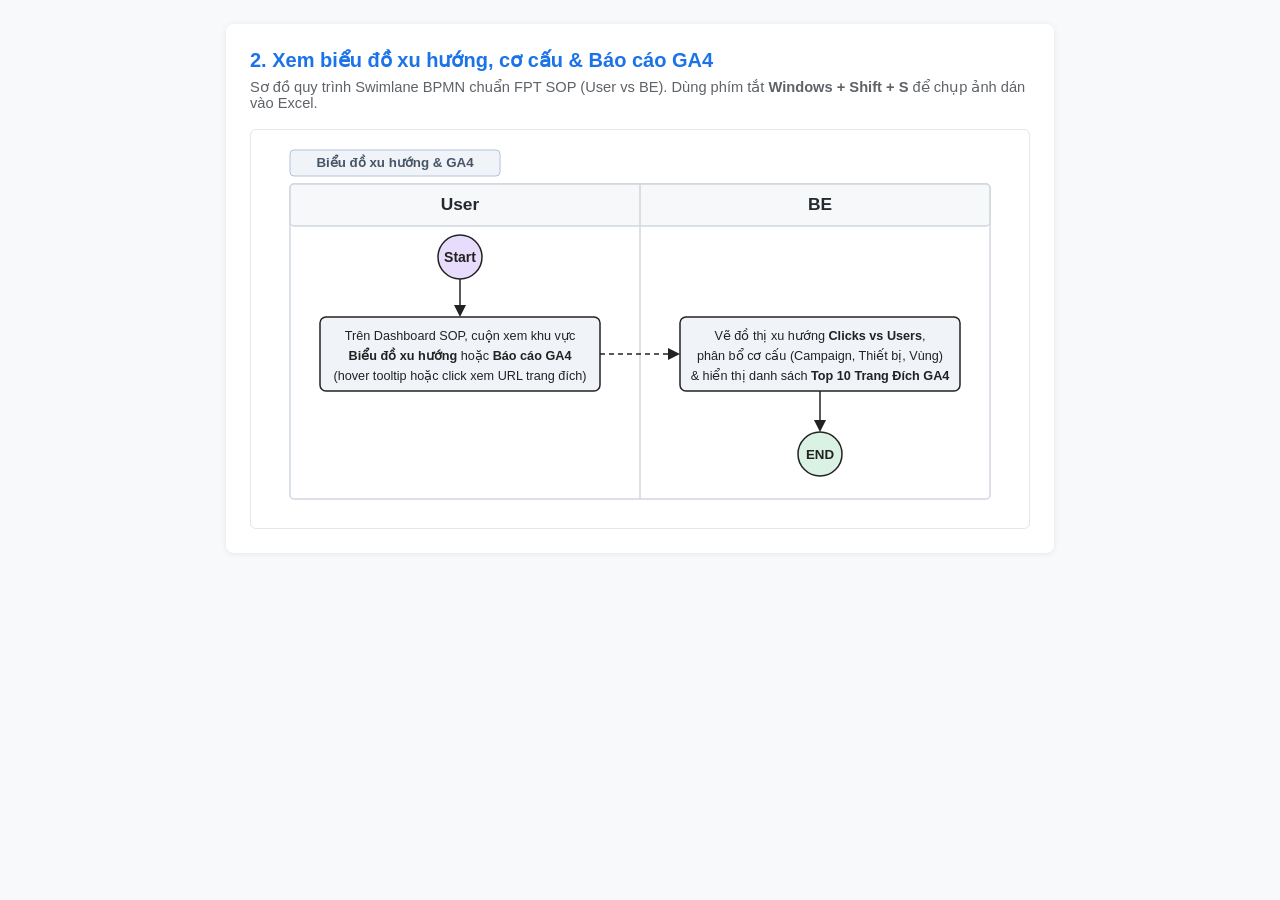
<file: diagrams/2. Bieu do xu huong & GA4.html>
<!DOCTYPE html>
<html lang="vi">
<head>
<meta charset="utf-8">
<title>2. Xem biểu đồ xu hướng, cơ cấu & Báo cáo GA4 — Sơ Đồ Quy Trình Swimlane</title>
<style>
  body { font-family: Calibri, Arial, sans-serif; background: #f8f9fa; margin: 24px; color: #202124; }
  .container { max-width: 780px; margin: 0 auto; background: #ffffff; padding: 24px; border-radius: 8px; box-shadow: 0 1px 6px rgba(0,0,0,0.08); }
  .title { font-size: 15pt; font-weight: bold; color: #1a73e8; margin-bottom: 6px; }
  .desc { font-size: 11pt; color: #5f6368; margin-bottom: 18px; }
  .diagram-box { padding: 12px; background: #ffffff; border: 1px solid #e2e8f0; border-radius: 6px; text-align: center; }
</style>
</head>
<body>
<div class="container">
  <div class="title">2. Xem biểu đồ xu hướng, cơ cấu & Báo cáo GA4</div>
  <div class="desc">Sơ đồ quy trình Swimlane BPMN chuẩn FPT SOP (User vs BE). Dùng phím tắt <b>Windows + Shift + S</b> để chụp ảnh dán vào Excel.</div>
  <div class="diagram-box">
    <svg width="720" height="370" xmlns="http://www.w3.org/2000/svg" style="font-family:Calibri,Arial,sans-serif;font-size:11pt;background:#ffffff;">
  <!-- Top Badge -->
  <rect x="10" y="8" width="210" height="26" rx="4" ry="4" fill="#f0f4f9" stroke="#b0c4de" stroke-width="1"/>
  <text x="115" y="25" text-anchor="middle" font-size="10pt" font-weight="bold" fill="#475569">Biểu đồ xu hướng &amp; GA4</text>
  <!-- Outer Box -->
  <rect x="10" y="42" width="700" height="315" fill="#ffffff" stroke="#d0d7de" stroke-width="1.5" rx="4"/>
  <!-- Header Bar -->
  <rect x="10" y="42" width="700" height="42" fill="#f6f8fa" stroke="#d0d7de" stroke-width="1.5" rx="4"/>
  <!-- Lane Divider -->
  <line x1="360" y1="42" x2="360" y2="357" stroke="#d0d7de" stroke-width="1.5"/>
  <!-- Lane Titles -->
  <text x="180" y="68" text-anchor="middle" font-size="13pt" font-weight="bold" fill="#24292f">User</text>
  <text x="540" y="68" text-anchor="middle" font-size="13pt" font-weight="bold" fill="#24292f">BE</text>
  <!-- Start Node -->
  <circle cx="180" cy="115" r="22" fill="#e8dcfc" stroke="#222" stroke-width="1.5"/>
  <text x="180" y="120" text-anchor="middle" font-size="10.5pt" font-weight="bold" fill="#222">Start</text>

  <!-- Arrow Start -> User Box (Solid Down) -->
  <line x1="180" y1="137" x2="180" y2="167" stroke="#222" stroke-width="1.5"/>
  <polygon points="180,175 174,163 186,163" fill="#222"/>

  <!-- User Action Box -->
  <rect x="40" y="175" width="280" height="74" rx="6" ry="6" fill="#f0f4f9" stroke="#222" stroke-width="1.5"/>
  <text x="180" y="198" text-anchor="middle" font-size="9.5pt" fill="#222">Trên Dashboard SOP, cuộn xem khu vực</text>
  <text x="180" y="218" text-anchor="middle" font-size="9.5pt" fill="#222"><tspan font-weight="bold">Biểu đồ xu hướng</tspan> hoặc <tspan font-weight="bold">Báo cáo GA4</tspan></text>
  <text x="180" y="238" text-anchor="middle" font-size="9.5pt" fill="#222">(hover tooltip hoặc click xem URL trang đích)</text>

  <!-- Dashed Arrow: User -> BE (Across Lane) -->
  <line x1="320" y1="212" x2="388" y2="212" stroke="#222" stroke-width="1.5" stroke-dasharray="5,4"/>
  <polygon points="400,212 388,206 388,218" fill="#222"/>

  <!-- BE Response Box -->
  <rect x="400" y="175" width="280" height="74" rx="6" ry="6" fill="#f0f4f9" stroke="#222" stroke-width="1.5"/>
  <text x="540" y="198" text-anchor="middle" font-size="9.5pt" fill="#222">Vẽ đồ thị xu hướng <tspan font-weight="bold">Clicks vs Users</tspan>,</text>
  <text x="540" y="218" text-anchor="middle" font-size="9.5pt" fill="#222">phân bổ cơ cấu (Campaign, Thiết bị, Vùng)</text>
  <text x="540" y="238" text-anchor="middle" font-size="9.5pt" fill="#222">&amp; hiển thị danh sách <tspan font-weight="bold">Top 10 Trang Đích GA4</tspan></text>

  <!-- Arrow BE Box -> END (Solid Down) -->
  <line x1="540" y1="249" x2="540" y2="282" stroke="#222" stroke-width="1.5"/>
  <polygon points="540,290 534,278 546,278" fill="#222"/>

  <!-- END Node -->
  <circle cx="540" cy="312" r="22" fill="#daf2e4" stroke="#222" stroke-width="1.5"/>
  <text x="540" y="317" text-anchor="middle" font-size="10pt" font-weight="bold" fill="#222">END</text>
</svg>
  </div>
</div>
</body>
</html>
</file>
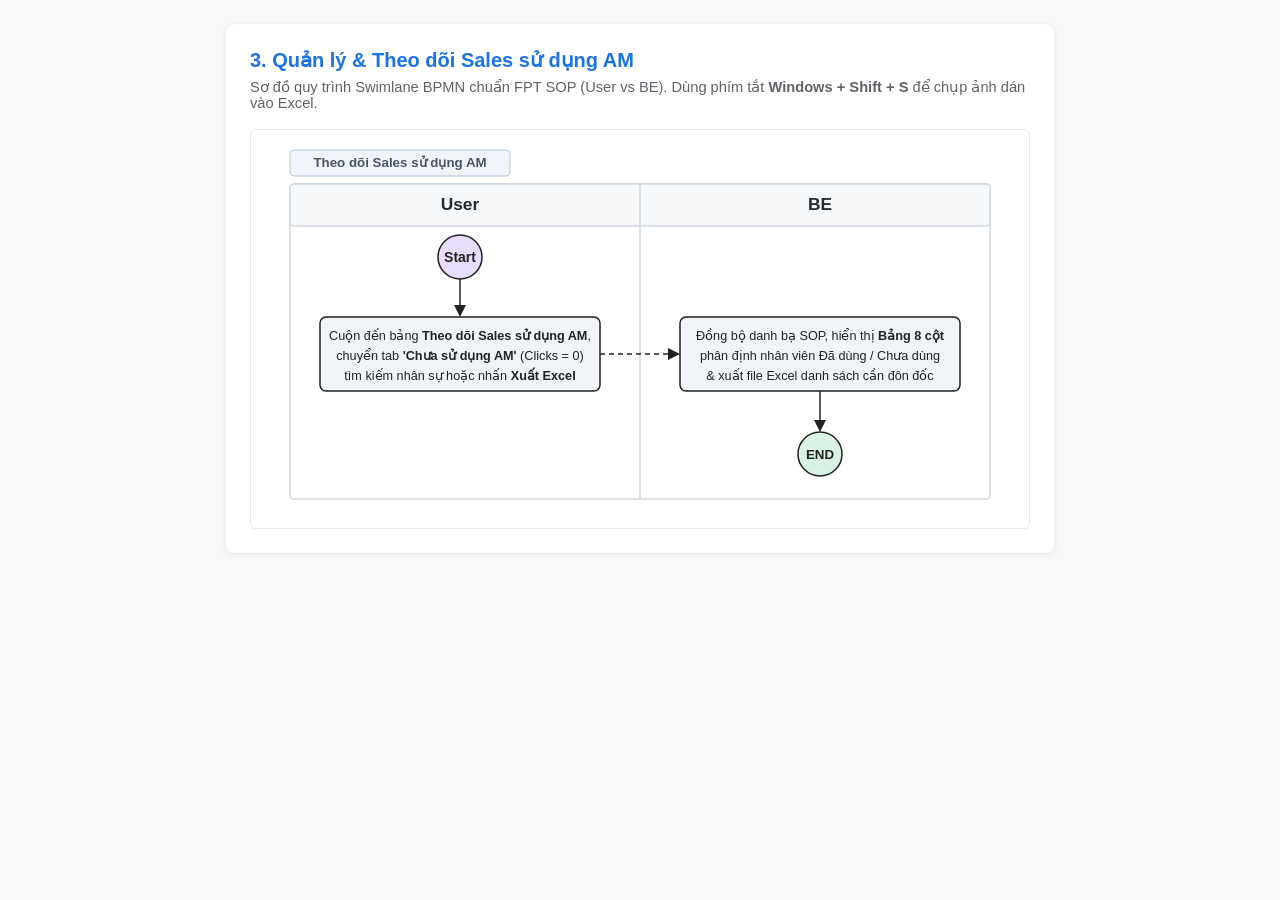
<file: diagrams/3. Theo doi Sales su dung AM.html>
<!DOCTYPE html>
<html lang="vi">
<head>
<meta charset="utf-8">
<title>3. Quản lý & Theo dõi Sales sử dụng AM — Sơ Đồ Quy Trình Swimlane</title>
<style>
  body { font-family: Calibri, Arial, sans-serif; background: #f8f9fa; margin: 24px; color: #202124; }
  .container { max-width: 780px; margin: 0 auto; background: #ffffff; padding: 24px; border-radius: 8px; box-shadow: 0 1px 6px rgba(0,0,0,0.08); }
  .title { font-size: 15pt; font-weight: bold; color: #1a73e8; margin-bottom: 6px; }
  .desc { font-size: 11pt; color: #5f6368; margin-bottom: 18px; }
  .diagram-box { padding: 12px; background: #ffffff; border: 1px solid #e2e8f0; border-radius: 6px; text-align: center; }
</style>
</head>
<body>
<div class="container">
  <div class="title">3. Quản lý & Theo dõi Sales sử dụng AM</div>
  <div class="desc">Sơ đồ quy trình Swimlane BPMN chuẩn FPT SOP (User vs BE). Dùng phím tắt <b>Windows + Shift + S</b> để chụp ảnh dán vào Excel.</div>
  <div class="diagram-box">
    <svg width="720" height="370" xmlns="http://www.w3.org/2000/svg" style="font-family:Calibri,Arial,sans-serif;font-size:11pt;background:#ffffff;">
  <!-- Top Badge -->
  <rect x="10" y="8" width="220" height="26" rx="4" ry="4" fill="#f0f4f9" stroke="#b0c4de" stroke-width="1"/>
  <text x="120" y="25" text-anchor="middle" font-size="10pt" font-weight="bold" fill="#475569">Theo dõi Sales sử dụng AM</text>
  <!-- Outer Box -->
  <rect x="10" y="42" width="700" height="315" fill="#ffffff" stroke="#d0d7de" stroke-width="1.5" rx="4"/>
  <!-- Header Bar -->
  <rect x="10" y="42" width="700" height="42" fill="#f6f8fa" stroke="#d0d7de" stroke-width="1.5" rx="4"/>
  <!-- Lane Divider -->
  <line x1="360" y1="42" x2="360" y2="357" stroke="#d0d7de" stroke-width="1.5"/>
  <!-- Lane Titles -->
  <text x="180" y="68" text-anchor="middle" font-size="13pt" font-weight="bold" fill="#24292f">User</text>
  <text x="540" y="68" text-anchor="middle" font-size="13pt" font-weight="bold" fill="#24292f">BE</text>
  <!-- Start Node -->
  <circle cx="180" cy="115" r="22" fill="#e8dcfc" stroke="#222" stroke-width="1.5"/>
  <text x="180" y="120" text-anchor="middle" font-size="10.5pt" font-weight="bold" fill="#222">Start</text>

  <!-- Arrow Start -> User Box (Solid Down) -->
  <line x1="180" y1="137" x2="180" y2="167" stroke="#222" stroke-width="1.5"/>
  <polygon points="180,175 174,163 186,163" fill="#222"/>

  <!-- User Action Box -->
  <rect x="40" y="175" width="280" height="74" rx="6" ry="6" fill="#f0f4f9" stroke="#222" stroke-width="1.5"/>
  <text x="180" y="198" text-anchor="middle" font-size="9.5pt" fill="#222">Cuộn đến bảng <tspan font-weight="bold">Theo dõi Sales sử dụng AM</tspan>,</text>
  <text x="180" y="218" text-anchor="middle" font-size="9.5pt" fill="#222">chuyển tab <tspan font-weight="bold">'Chưa sử dụng AM'</tspan> (Clicks = 0)</text>
  <text x="180" y="238" text-anchor="middle" font-size="9.5pt" fill="#222">tìm kiếm nhân sự hoặc nhấn <tspan font-weight="bold">Xuất Excel</tspan></text>

  <!-- Dashed Arrow: User -> BE (Across Lane) -->
  <line x1="320" y1="212" x2="388" y2="212" stroke="#222" stroke-width="1.5" stroke-dasharray="5,4"/>
  <polygon points="400,212 388,206 388,218" fill="#222"/>

  <!-- BE Response Box -->
  <rect x="400" y="175" width="280" height="74" rx="6" ry="6" fill="#f0f4f9" stroke="#222" stroke-width="1.5"/>
  <text x="540" y="198" text-anchor="middle" font-size="9.5pt" fill="#222">Đồng bộ danh bạ SOP, hiển thị <tspan font-weight="bold">Bảng 8 cột</tspan></text>
  <text x="540" y="218" text-anchor="middle" font-size="9.5pt" fill="#222">phân định nhân viên Đã dùng / Chưa dùng</text>
  <text x="540" y="238" text-anchor="middle" font-size="9.5pt" fill="#222">&amp; xuất file Excel danh sách cần đôn đốc</text>

  <!-- Arrow BE Box -> END (Solid Down) -->
  <line x1="540" y1="249" x2="540" y2="282" stroke="#222" stroke-width="1.5"/>
  <polygon points="540,290 534,278 546,278" fill="#222"/>

  <!-- END Node -->
  <circle cx="540" cy="312" r="22" fill="#daf2e4" stroke="#222" stroke-width="1.5"/>
  <text x="540" y="317" text-anchor="middle" font-size="10pt" font-weight="bold" fill="#222">END</text>
</svg>
  </div>
</div>
</body>
</html>
</file>
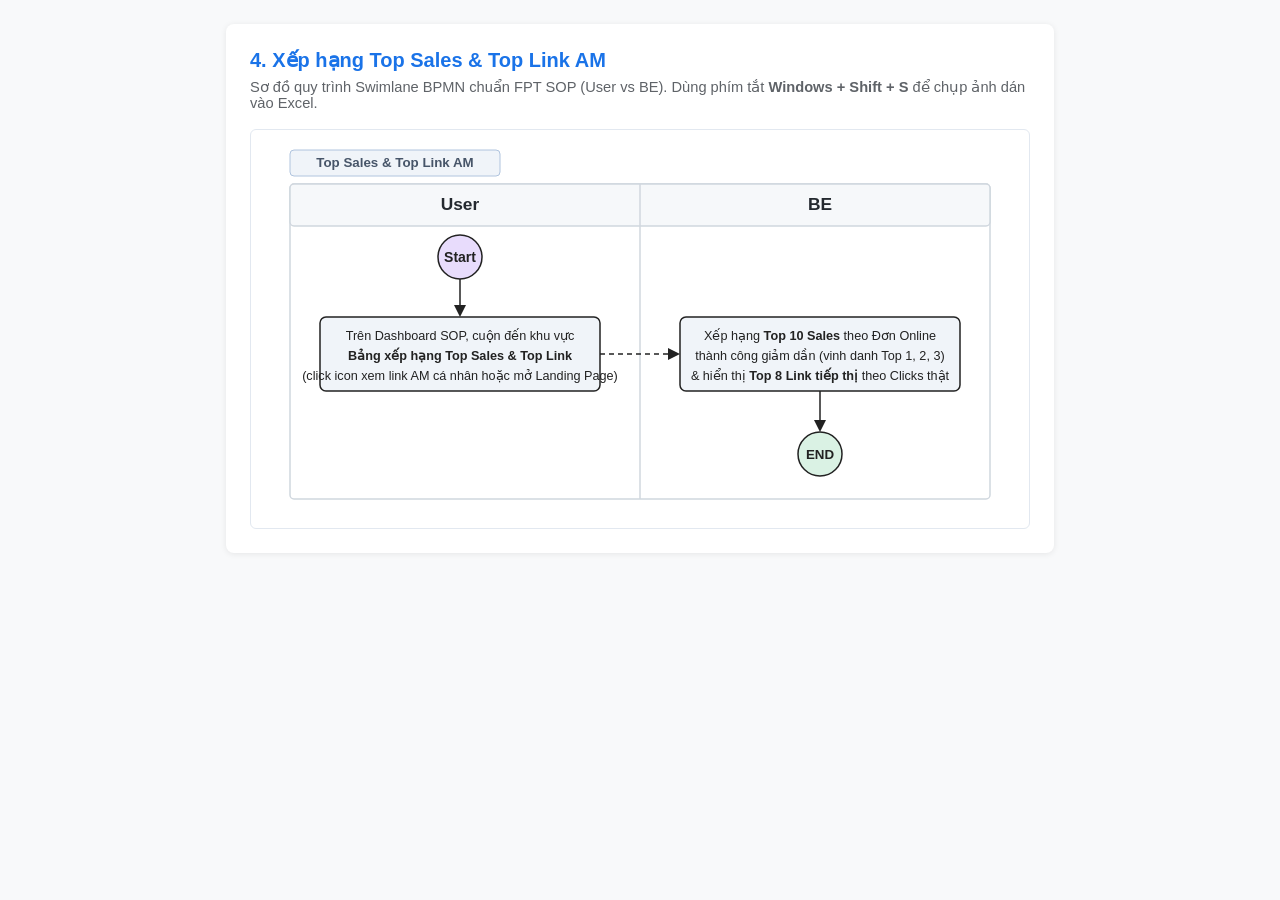
<file: diagrams/4. Top Sales & Top Link AM.html>
<!DOCTYPE html>
<html lang="vi">
<head>
<meta charset="utf-8">
<title>4. Xếp hạng Top Sales & Top Link AM — Sơ Đồ Quy Trình Swimlane</title>
<style>
  body { font-family: Calibri, Arial, sans-serif; background: #f8f9fa; margin: 24px; color: #202124; }
  .container { max-width: 780px; margin: 0 auto; background: #ffffff; padding: 24px; border-radius: 8px; box-shadow: 0 1px 6px rgba(0,0,0,0.08); }
  .title { font-size: 15pt; font-weight: bold; color: #1a73e8; margin-bottom: 6px; }
  .desc { font-size: 11pt; color: #5f6368; margin-bottom: 18px; }
  .diagram-box { padding: 12px; background: #ffffff; border: 1px solid #e2e8f0; border-radius: 6px; text-align: center; }
</style>
</head>
<body>
<div class="container">
  <div class="title">4. Xếp hạng Top Sales & Top Link AM</div>
  <div class="desc">Sơ đồ quy trình Swimlane BPMN chuẩn FPT SOP (User vs BE). Dùng phím tắt <b>Windows + Shift + S</b> để chụp ảnh dán vào Excel.</div>
  <div class="diagram-box">
    <svg width="720" height="370" xmlns="http://www.w3.org/2000/svg" style="font-family:Calibri,Arial,sans-serif;font-size:11pt;background:#ffffff;">
  <!-- Top Badge -->
  <rect x="10" y="8" width="210" height="26" rx="4" ry="4" fill="#f0f4f9" stroke="#b0c4de" stroke-width="1"/>
  <text x="115" y="25" text-anchor="middle" font-size="10pt" font-weight="bold" fill="#475569">Top Sales &amp; Top Link AM</text>
  <!-- Outer Box -->
  <rect x="10" y="42" width="700" height="315" fill="#ffffff" stroke="#d0d7de" stroke-width="1.5" rx="4"/>
  <!-- Header Bar -->
  <rect x="10" y="42" width="700" height="42" fill="#f6f8fa" stroke="#d0d7de" stroke-width="1.5" rx="4"/>
  <!-- Lane Divider -->
  <line x1="360" y1="42" x2="360" y2="357" stroke="#d0d7de" stroke-width="1.5"/>
  <!-- Lane Titles -->
  <text x="180" y="68" text-anchor="middle" font-size="13pt" font-weight="bold" fill="#24292f">User</text>
  <text x="540" y="68" text-anchor="middle" font-size="13pt" font-weight="bold" fill="#24292f">BE</text>
  <!-- Start Node -->
  <circle cx="180" cy="115" r="22" fill="#e8dcfc" stroke="#222" stroke-width="1.5"/>
  <text x="180" y="120" text-anchor="middle" font-size="10.5pt" font-weight="bold" fill="#222">Start</text>

  <!-- Arrow Start -> User Box (Solid Down) -->
  <line x1="180" y1="137" x2="180" y2="167" stroke="#222" stroke-width="1.5"/>
  <polygon points="180,175 174,163 186,163" fill="#222"/>

  <!-- User Action Box -->
  <rect x="40" y="175" width="280" height="74" rx="6" ry="6" fill="#f0f4f9" stroke="#222" stroke-width="1.5"/>
  <text x="180" y="198" text-anchor="middle" font-size="9.5pt" fill="#222">Trên Dashboard SOP, cuộn đến khu vực</text>
  <text x="180" y="218" text-anchor="middle" font-size="9.5pt" fill="#222"><tspan font-weight="bold">Bảng xếp hạng Top Sales &amp; Top Link</tspan></text>
  <text x="180" y="238" text-anchor="middle" font-size="9.5pt" fill="#222">(click icon xem link AM cá nhân hoặc mở Landing Page)</text>

  <!-- Dashed Arrow: User -> BE (Across Lane) -->
  <line x1="320" y1="212" x2="388" y2="212" stroke="#222" stroke-width="1.5" stroke-dasharray="5,4"/>
  <polygon points="400,212 388,206 388,218" fill="#222"/>

  <!-- BE Response Box -->
  <rect x="400" y="175" width="280" height="74" rx="6" ry="6" fill="#f0f4f9" stroke="#222" stroke-width="1.5"/>
  <text x="540" y="198" text-anchor="middle" font-size="9.5pt" fill="#222">Xếp hạng <tspan font-weight="bold">Top 10 Sales</tspan> theo Đơn Online</text>
  <text x="540" y="218" text-anchor="middle" font-size="9.5pt" fill="#222">thành công giảm dần (vinh danh Top 1, 2, 3)</text>
  <text x="540" y="238" text-anchor="middle" font-size="9.5pt" fill="#222">&amp; hiển thị <tspan font-weight="bold">Top 8 Link tiếp thị</tspan> theo Clicks thật</text>

  <!-- Arrow BE Box -> END (Solid Down) -->
  <line x1="540" y1="249" x2="540" y2="282" stroke="#222" stroke-width="1.5"/>
  <polygon points="540,290 534,278 546,278" fill="#222"/>

  <!-- END Node -->
  <circle cx="540" cy="312" r="22" fill="#daf2e4" stroke="#222" stroke-width="1.5"/>
  <text x="540" y="317" text-anchor="middle" font-size="10pt" font-weight="bold" fill="#222">END</text>
</svg>
  </div>
</div>
</body>
</html>
</file>
<file: demo-improve/css/sop-dashboard.css>
/* ==========================================================================
   FPT TELECOM — SALES OPERATIONS PORTAL (SOP)
   AFFILIATE MARKETING DASHBOARD — CORPORATE DESIGN SYSTEM
   Clean, Minimal, Modern, Professional (Zero Emojis/Stickers)
   ========================================================================== */

:root {
  --primary: #f97316;
  --primary-dark: #ea580c;
  --primary-light: #fff7ed;
  --primary-border: #fed7aa;
  
  --secondary: #1d64d8;
  --secondary-dark: #1e40af;
  --secondary-light: #eff6ff;
  
  --success: #059669;
  --success-light: #ecfdf5;
  --warning: #d97706;
  --warning-light: #fffbeb;
  --danger: #dc2626;
  --danger-light: #fef2f2;
  
  --slate-900: #0f172a;
  --slate-800: #1e293b;
  --slate-700: #334155;
  --slate-600: #475569;
  --slate-500: #64748b;
  --slate-400: #94a3b8;
  --slate-300: #cbd5e1;
  --slate-200: #e2e8f0;
  --slate-100: #f1f5f9;
  --slate-50:  #f8fafc;
  --white:     #ffffff;
  
  --font-main: -apple-system, BlinkMacSystemFont, "Segoe UI", Roboto, "Helvetica Neue", Arial, sans-serif;
  --font-mono: ui-monospace, SFMono-Regular, Menlo, Monaco, Consolas, monospace;
  
  --shadow-sm: 0 1px 2px 0 rgba(0, 0, 0, 0.05);
  --shadow:    0 1px 3px 0 rgba(0, 0, 0, 0.1), 0 1px 2px -1px rgba(0, 0, 0, 0.1);
  --shadow-md: 0 4px 6px -1px rgba(0, 0, 0, 0.1), 0 2px 4px -2px rgba(0, 0, 0, 0.1);
  
  --radius-sm: 4px;
  --radius:    8px;
  --radius-md: 12px;
  --radius-lg: 16px;
}

* {
  box-sizing: border-box;
  margin: 0;
  padding: 0;
}

body {
  font-family: var(--font-main);
  background-color: #f4f6fa;
  color: var(--slate-800);
  line-height: 1.5;
  font-size: 13.5px;
  -webkit-font-smoothing: antialiased;
}

/* ==========================================================================
   TOP SOP NAVBAR
   ========================================================================== */
.sop-navbar {
  background: var(--white);
  border-bottom: 1px solid var(--slate-200);
  position: sticky;
  top: 0;
  z-index: 1000;
  box-shadow: var(--shadow-sm);
}

.sop-nav-inner {
  max-width: 1480px;
  margin: 0 auto;
  padding: 0 24px;
  height: 60px;
  display: flex;
  align-items: center;
  justify-content: space-between;
}

.sop-brand-group {
  display: flex;
  align-items: center;
  gap: 16px;
}

.fpt-logo-badge {
  background: linear-gradient(135deg, #f97316 0%, #ea580c 100%);
  color: var(--white);
  font-weight: 800;
  font-size: 14px;
  padding: 6px 12px;
  border-radius: var(--radius-sm);
  letter-spacing: 0.5px;
}

.sop-portal-name {
  font-size: 14px;
  font-weight: 700;
  color: var(--slate-900);
  border-left: 1px solid var(--slate-200);
  padding-left: 14px;
}

.sop-breadcrumb {
  display: flex;
  align-items: center;
  gap: 8px;
  font-size: 12px;
  color: var(--slate-500);
}

.sop-breadcrumb span.active {
  color: var(--primary-dark);
  font-weight: 600;
}

.sop-user-profile {
  display: flex;
  align-items: center;
  gap: 12px;
}

.user-avatar {
  width: 34px;
  height: 34px;
  border-radius: 50%;
  background: var(--slate-100);
  border: 1px solid var(--slate-300);
  display: flex;
  align-items: center;
  justify-content: center;
  font-weight: 600;
  font-size: 12px;
  color: var(--slate-700);
}

.user-details {
  display: flex;
  flex-direction: column;
  text-align: right;
}

.user-name {
  font-size: 12.5px;
  font-weight: 600;
  color: var(--slate-800);
}

.user-role {
  font-size: 11px;
  color: var(--slate-500);
}

/* ==========================================================================
   LAYOUT CONTAINER
   ========================================================================== */
.dashboard-container {
  max-width: 1480px;
  margin: 0 auto;
  padding: 24px;
  display: flex;
  flex-direction: column;
  gap: 24px;
}

/* ==========================================================================
   PAGE HEADER & TIME SELECTOR
   ========================================================================== */
.page-header-row {
  display: flex;
  align-items: center;
  justify-content: space-between;
  flex-wrap: wrap;
  gap: 16px;
  background: var(--white);
  padding: 18px 24px;
  border-radius: var(--radius-md);
  border: 1px solid var(--slate-200);
  box-shadow: var(--shadow-sm);
}

.page-title-box h1 {
  font-size: 18px;
  font-weight: 700;
  color: var(--slate-900);
  margin-bottom: 4px;
  display: flex;
  align-items: center;
  gap: 10px;
}

.system-badge {
  font-size: 11px;
  font-weight: 600;
  background: var(--primary-light);
  color: var(--primary-dark);
  border: 1px solid var(--primary-border);
  padding: 2px 8px;
  border-radius: 12px;
}

.page-subtitle {
  font-size: 12.5px;
  color: var(--slate-500);
}

.time-period-selector {
  display: flex;
  align-items: center;
  gap: 6px;
  background: var(--slate-100);
  padding: 4px;
  border-radius: var(--radius);
  border: 1px solid var(--slate-200);
}

.period-tab-btn {
  border: none;
  background: transparent;
  color: var(--slate-600);
  font-family: inherit;
  font-size: 12.5px;
  font-weight: 600;
  padding: 6px 14px;
  border-radius: 6px;
  cursor: pointer;
  transition: all 0.2s ease;
}

.period-tab-btn:hover {
  color: var(--slate-900);
}

.period-tab-btn.active {
  background: var(--white);
  color: var(--primary-dark);
  box-shadow: var(--shadow-sm);
  border: 1px solid var(--slate-200);
}

/* ==========================================================================
   ADVANCED MULTI-DIMENSIONAL FILTER CARD (UC 1)
   ========================================================================== */
.filter-card {
  background: var(--white);
  border: 1px solid var(--slate-200);
  border-radius: var(--radius-md);
  padding: 18px 24px;
  box-shadow: var(--shadow-sm);
  display: flex;
  flex-direction: column;
  gap: 16px;
}

.filter-card-header {
  display: flex;
  align-items: center;
  justify-content: space-between;
  border-bottom: 1px solid var(--slate-100);
  padding-bottom: 12px;
}

.filter-title {
  font-size: 13.5px;
  font-weight: 700;
  color: var(--slate-800);
  display: flex;
  align-items: center;
  gap: 8px;
}

.filter-rules-note {
  font-size: 11.5px;
  color: var(--slate-500);
}

.filter-grid {
  display: grid;
  grid-template-columns: 1.5fr 1fr 1fr 1.2fr auto;
  gap: 16px;
  align-items: flex-end;
}

.filter-group {
  display: flex;
  flex-direction: column;
  gap: 6px;
}

.filter-label {
  font-size: 11.5px;
  font-weight: 600;
  color: var(--slate-600);
  text-transform: uppercase;
  letter-spacing: 0.3px;
}

.filter-input-wrapper {
  display: flex;
  align-items: center;
  border: 1px solid var(--slate-300);
  border-radius: var(--radius);
  background: var(--white);
  padding: 0 10px;
  height: 38px;
  transition: border-color 0.2s;
}

.filter-input-wrapper:focus-within {
  border-color: var(--primary);
  outline: 2px solid rgba(249, 115, 22, 0.15);
}

.filter-input-wrapper svg {
  color: var(--slate-400);
  margin-right: 8px;
  flex-shrink: 0;
}

.filter-date-input {
  border: none;
  outline: none;
  font-family: inherit;
  font-size: 12.5px;
  color: var(--slate-800);
  width: 100%;
}

.filter-date-sep {
  padding: 0 6px;
  color: var(--slate-400);
  font-weight: 500;
}

.filter-select {
  border: 1px solid var(--slate-300);
  border-radius: var(--radius);
  background: var(--white);
  height: 38px;
  padding: 0 12px;
  font-family: inherit;
  font-size: 12.5px;
  color: var(--slate-800);
  outline: none;
  cursor: pointer;
  transition: border-color 0.2s;
}

.filter-select:focus {
  border-color: var(--primary);
}

/* Segment Pill Selector: Ngày, Tuần, Tháng, Năm */
.segment-pill-group {
  display: flex;
  background: var(--slate-100);
  border: 1px solid var(--slate-200);
  border-radius: var(--radius);
  padding: 2px;
  height: 38px;
}

.segment-btn {
  flex: 1;
  border: none;
  background: transparent;
  font-family: inherit;
  font-size: 12px;
  font-weight: 600;
  color: var(--slate-600);
  border-radius: 6px;
  cursor: pointer;
  transition: all 0.2s;
  padding: 0 10px;
  white-space: nowrap;
}

.segment-btn.active {
  background: var(--white);
  color: var(--primary-dark);
  box-shadow: var(--shadow-sm);
  border: 1px solid var(--slate-200);
}

.filter-actions {
  display: flex;
  gap: 8px;
}

.btn-primary {
  background: var(--primary);
  color: var(--white);
  border: none;
  border-radius: var(--radius);
  height: 38px;
  padding: 0 18px;
  font-family: inherit;
  font-size: 13px;
  font-weight: 600;
  cursor: pointer;
  display: inline-flex;
  align-items: center;
  gap: 8px;
  transition: background 0.2s;
  white-space: nowrap;
}

.btn-primary:hover {
  background: var(--primary-dark);
}

.btn-secondary {
  background: var(--white);
  color: var(--slate-700);
  border: 1px solid var(--slate-300);
  border-radius: var(--radius);
  height: 38px;
  padding: 0 14px;
  font-family: inherit;
  font-size: 13px;
  font-weight: 600;
  cursor: pointer;
  display: inline-flex;
  align-items: center;
  gap: 6px;
  transition: all 0.2s;
  white-space: nowrap;
}

.btn-secondary:hover {
  background: var(--slate-50);
  border-color: var(--slate-400);
}

/* Quick Filter Badges */
.quick-filter-row {
  display: flex;
  align-items: center;
  gap: 10px;
  flex-wrap: wrap;
  padding-top: 4px;
}

.quick-filter-label {
  font-size: 11.5px;
  font-weight: 600;
  color: var(--slate-500);
}

.quick-btn {
  border: 1px solid var(--slate-200);
  background: var(--slate-50);
  color: var(--slate-600);
  font-family: inherit;
  font-size: 11.5px;
  font-weight: 500;
  padding: 4px 10px;
  border-radius: 14px;
  cursor: pointer;
  transition: all 0.2s;
}

.quick-btn:hover, .quick-btn.active {
  background: var(--primary-light);
  color: var(--primary-dark);
  border-color: var(--primary-border);
}

/* ==========================================================================
   5 CORE KPI CARDS (UC 1)
   ========================================================================== */
.kpi-grid {
  display: grid;
  grid-template-columns: repeat(5, 1fr);
  gap: 16px;
}

.kpi-card {
  background: var(--white);
  border: 1px solid var(--slate-200);
  border-radius: var(--radius-md);
  padding: 18px 20px;
  box-shadow: var(--shadow-sm);
  position: relative;
  overflow: hidden;
  display: flex;
  flex-direction: column;
  min-height: 168px;
  transition: transform 0.2s, box-shadow 0.2s;
}

.kpi-card:hover {
  transform: translateY(-2px);
  box-shadow: var(--shadow-md);
}

.kpi-card-accent {
  position: absolute;
  top: 0;
  left: 0;
  right: 0;
  height: 3px;
}

.kpi-accent-orange { background: var(--primary); }
.kpi-accent-blue   { background: var(--secondary); }
.kpi-accent-green  { background: var(--success); }
.kpi-accent-purple { background: #8b5cf6; }
.kpi-accent-indigo { background: #4f46e5; }

.kpi-card-header {
  display: flex;
  align-items: center;
  justify-content: space-between;
  height: 32px;
  margin-bottom: 12px;
}

.kpi-title {
  font-size: 11px;
  font-weight: 700;
  color: var(--slate-500);
  text-transform: uppercase;
  letter-spacing: 0.3px;
  white-space: nowrap;
}

.kpi-icon-wrap {
  width: 32px;
  height: 32px;
  border-radius: var(--radius-sm);
  display: flex;
  align-items: center;
  justify-content: center;
}

.icon-wrap-orange { background: var(--primary-light); color: var(--primary-dark); }
.icon-wrap-blue   { background: var(--secondary-light); color: var(--secondary-dark); }
.icon-wrap-green  { background: var(--success-light); color: var(--success); }
.icon-wrap-purple { background: #f5f3ff; color: #7c3aed; }
.icon-wrap-indigo { background: #eef2ff; color: #4338ca; }

.kpi-value-row {
  display: flex;
  align-items: baseline;
  gap: 8px;
  height: 34px;
  margin-bottom: 12px;
}

.kpi-value {
  font-size: 26px;
  font-weight: 800;
  font-family: var(--font-mono);
  letter-spacing: -0.5px;
  color: var(--slate-900);
}

.kpi-growth-badge {
  display: inline-flex;
  align-items: center;
  gap: 3px;
  font-size: 11.5px;
  font-weight: 600;
  padding: 2px 6px;
  border-radius: 4px;
}

.growth-up   { background: var(--success-light); color: var(--success); }
.growth-down { background: var(--danger-light); color: var(--danger); }
.growth-neutral { background: var(--slate-100); color: var(--slate-600); }

.kpi-meta-text {
  margin-top: auto;
  font-size: 11.5px;
  color: var(--slate-500);
  display: flex;
  align-items: center;
  justify-content: space-between;
}

.kpi-pill-note {
  font-size: 10px;
  font-weight: 600;
  background: var(--slate-100);
  color: var(--slate-600);
  padding: 1px 6px;
  border-radius: 10px;
}

/* Mini Order Status Breakdown */
.kpi-breakdown-box {
  margin-top: auto;
  padding-top: 6px;
  border-top: 1px solid var(--slate-100);
  display: flex;
  flex-direction: column;
  gap: 2px;
  font-size: 10.5px;
}

.kpi-breakdown-row {
  display: flex;
  justify-content: space-between;
  color: var(--slate-500);
}

.kpi-breakdown-row span.val {
  font-family: var(--font-mono);
  font-weight: 600;
  color: var(--slate-800);
}

/* ==========================================================================
   EXECUTIVE INSIGHT BANNER
   ========================================================================== */
.executive-insight-box {
  background: var(--white);
  border: 1px solid var(--slate-200);
  border-radius: var(--radius-md);
  padding: 16px 20px;
  box-shadow: var(--shadow-sm);
  display: flex;
  flex-direction: column;
  gap: 8px;
}

.insight-header {
  font-size: 12.5px;
  font-weight: 700;
  color: var(--slate-800);
  display: flex;
  align-items: center;
  gap: 8px;
}

.insight-grid {
  display: grid;
  grid-template-columns: repeat(4, 1fr);
  gap: 12px;
}

.insight-item {
  background: var(--slate-50);
  border-left: 3px solid var(--secondary);
  padding: 10px 14px;
  border-radius: var(--radius-sm);
  font-size: 12px;
  line-height: 1.45;
  color: var(--slate-700);
}

.insight-item.warn { border-left-color: var(--warning); }
.insight-item.good { border-left-color: var(--success); }
.insight-item.bad  { border-left-color: var(--danger); }

/* ==========================================================================
   CHARTS GRID (UC 2)
   ========================================================================== */
.charts-grid-main {
  display: grid;
  grid-template-columns: 2fr 1fr;
  gap: 20px;
}

.chart-card {
  background: var(--white);
  border: 1px solid var(--slate-200);
  border-radius: var(--radius-md);
  padding: 20px;
  box-shadow: var(--shadow-sm);
  display: flex;
  flex-direction: column;
}

.chart-header {
  display: flex;
  align-items: center;
  justify-content: space-between;
  margin-bottom: 16px;
}

.chart-title-group h3 {
  font-size: 14px;
  font-weight: 700;
  color: var(--slate-900);
  margin-bottom: 2px;
}

.chart-sub {
  font-size: 12px;
  color: var(--slate-500);
}

.chart-canvas-wrap {
  position: relative;
  height: 260px;
  width: 100%;
}

.chart-card-footer {
  margin-top: 14px;
  padding-top: 10px;
  border-top: 1px solid var(--slate-100);
  font-size: 12px;
  color: var(--slate-600);
  display: flex;
  align-items: center;
  gap: 8px;
}

.charts-sub-grid {
  display: grid;
  grid-template-columns: repeat(3, 1fr);
  gap: 20px;
}

/* ==========================================================================
   GA4 SECTION (UC 2)
   ========================================================================== */
.section-wrapper {
  background: var(--white);
  border: 1px solid var(--slate-200);
  border-radius: var(--radius-md);
  padding: 22px 24px;
  box-shadow: var(--shadow-sm);
  display: flex;
  flex-direction: column;
  gap: 18px;
}

.section-header-row {
  display: flex;
  align-items: center;
  justify-content: space-between;
  flex-wrap: wrap;
  gap: 12px;
  border-bottom: 1px solid var(--slate-100);
  padding-bottom: 14px;
}

.section-title-wrap h2 {
  font-size: 15px;
  font-weight: 700;
  color: var(--slate-900);
  display: flex;
  align-items: center;
  gap: 8px;
  margin-bottom: 2px;
}

.section-desc {
  font-size: 12px;
  color: var(--slate-500);
}

.ga4-kpi-grid {
  display: grid;
  grid-template-columns: repeat(4, 1fr);
  gap: 14px;
}

.ga4-kpi-box {
  background: var(--slate-50);
  border: 1px solid var(--slate-200);
  border-radius: var(--radius);
  padding: 14px;
}

.ga4-kpi-label {
  font-size: 11px;
  font-weight: 600;
  color: var(--slate-500);
  text-transform: uppercase;
}

.ga4-kpi-value {
  font-size: 22px;
  font-weight: 800;
  font-family: var(--font-mono);
  color: var(--secondary-dark);
  margin: 4px 0;
}

.ga4-kpi-sub {
  font-size: 11px;
  color: var(--slate-400);
}

/* ==========================================================================
   TABLES & DATA GRIDS (UC 2, UC 3, UC 4)
   ========================================================================== */
.table-responsive {
  width: 100%;
  overflow-x: auto;
  border: 1px solid var(--slate-200);
  border-radius: var(--radius);
}

.data-table {
  width: 100%;
  border-collapse: collapse;
  text-align: left;
  font-size: 12.5px;
}

.data-table th {
  background: var(--slate-50);
  color: var(--slate-600);
  font-weight: 600;
  padding: 10px 14px;
  border-bottom: 1px solid var(--slate-200);
  white-space: nowrap;
}

.data-table td {
  padding: 10px 14px;
  border-bottom: 1px solid var(--slate-100);
  color: var(--slate-800);
  white-space: nowrap;
}

.data-table tr:last-child td {
  border-bottom: none;
}

.data-table tr:hover {
  background-color: #fafbfd;
}

.td-mono {
  font-family: var(--font-mono);
  font-weight: 600;
}

.td-right {
  text-align: right;
}

/* Status Badges */
.status-badge {
  display: inline-flex;
  align-items: center;
  gap: 4px;
  font-size: 11px;
  font-weight: 600;
  padding: 3px 8px;
  border-radius: 12px;
}

.status-active {
  background: var(--success-light);
  color: var(--success);
  border: 1px solid #bbf7d0;
}

.status-inactive {
  background: var(--warning-light);
  color: var(--warning);
  border: 1px solid #fde68a;
}

/* Rank Badges */
.rank-badge {
  display: inline-flex;
  align-items: center;
  justify-content: center;
  width: 22px;
  height: 22px;
  border-radius: 50%;
  font-size: 11px;
  font-weight: 700;
}

.rank-1 { background: #fef08a; color: #854d0e; border: 1px solid #fde047; }
.rank-2 { background: #e2e8f0; color: #334155; border: 1px solid #cbd5e1; }
.rank-3 { background: #fed7aa; color: #9a3412; border: 1px solid #fdba74; }
.rank-n { background: var(--slate-100); color: var(--slate-600); }

/* ==========================================================================
   SALES MANAGEMENT CONTROLS (UC 3)
   ========================================================================== */
.sales-toolbar-row {
  display: flex;
  align-items: center;
  justify-content: space-between;
  flex-wrap: wrap;
  gap: 14px;
}

.sales-tabs-group {
  display: flex;
  background: var(--slate-100);
  border: 1px solid var(--slate-200);
  border-radius: var(--radius);
  padding: 3px;
}

.sales-tab-btn {
  border: none;
  background: transparent;
  color: var(--slate-600);
  font-family: inherit;
  font-size: 12.5px;
  font-weight: 600;
  padding: 6px 14px;
  border-radius: 6px;
  cursor: pointer;
  transition: all 0.2s;
  display: flex;
  align-items: center;
  gap: 6px;
}

.sales-tab-btn.active {
  background: var(--white);
  color: var(--primary-dark);
  box-shadow: var(--shadow-sm);
}

.sales-tab-badge {
  font-size: 10.5px;
  padding: 1px 6px;
  border-radius: 10px;
  background: var(--slate-200);
  color: var(--slate-700);
}

.sales-tab-btn.active .sales-tab-badge {
  background: var(--primary-light);
  color: var(--primary-dark);
}

.sales-search-box {
  display: flex;
  align-items: center;
  border: 1px solid var(--slate-300);
  border-radius: var(--radius);
  background: var(--white);
  padding: 0 10px;
  height: 36px;
  min-width: 260px;
}

.sales-search-box input {
  border: none;
  outline: none;
  font-family: inherit;
  font-size: 12.5px;
  color: var(--slate-800);
  width: 100%;
}

.sales-summary-cards {
  display: grid;
  grid-template-columns: repeat(4, 1fr);
  gap: 14px;
}

.sales-stat-box {
  border: 1px solid var(--slate-200);
  background: var(--slate-50);
  border-radius: var(--radius);
  padding: 12px 16px;
  display: flex;
  flex-direction: column;
  gap: 4px;
}

.sales-stat-title {
  font-size: 11px;
  font-weight: 600;
  color: var(--slate-500);
  text-transform: uppercase;
}

.sales-stat-val {
  font-size: 20px;
  font-weight: 800;
  font-family: var(--font-mono);
  color: var(--slate-900);
}

/* ==========================================================================
   FOOTER
   ========================================================================== */
.sop-footer {
  text-align: center;
  padding: 24px 0;
  border-top: 1px solid var(--slate-200);
  color: var(--slate-500);
  font-size: 12px;
}

/* ==========================================================================
   RESPONSIVE QUERIES
   ========================================================================== */
@media (max-width: 1200px) {
  .kpi-grid { grid-template-columns: repeat(3, 1fr); }
  .charts-grid-main { grid-template-columns: 1fr; }
  .charts-sub-grid { grid-template-columns: 1fr; }
  .filter-grid { grid-template-columns: 1fr 1fr; }
}

@media (max-width: 768px) {
  .dashboard-container { padding: 14px; gap: 16px; }
  .kpi-grid { grid-template-columns: 1fr; }
  .insight-grid { grid-template-columns: 1fr; }
  .sales-summary-cards { grid-template-columns: 1fr 1fr; }
  .ga4-kpi-grid { grid-template-columns: 1fr 1fr; }
  .filter-grid { grid-template-columns: 1fr; }
}


/* Modal Styles for Sales Link Details */
.sop-modal {
  position: fixed;
  top: 0;
  left: 0;
  width: 100vw;
  height: 100vh;
  z-index: 9999;
  display: flex;
  align-items: center;
  justify-content: center;
}
.sop-modal-backdrop {
  position: absolute;
  top: 0;
  left: 0;
  width: 100%;
  height: 100%;
  background: rgba(15, 23, 42, 0.5);
  backdrop-filter: blur(2px);
}
.sop-modal-content {
  position: relative;
  background: var(--white);
  border-radius: var(--radius-lg);
  box-shadow: 0 20px 25px -5px rgba(0, 0, 0, 0.2);
  width: 90%;
  max-width: 720px;
  max-height: 85vh;
  display: flex;
  flex-direction: column;
  overflow: hidden;
  z-index: 10;
  animation: modalFadeIn 0.2s ease-out;
}
@keyframes modalFadeIn {
  from { opacity: 0; transform: scale(0.96); }
  to { opacity: 1; transform: scale(1); }
}
.sop-modal-header {
  padding: 16px 20px;
  border-bottom: 1px solid var(--slate-200);
  display: flex;
  align-items: center;
  justify-content: space-between;
  background: var(--slate-50);
}
.sop-modal-header h3 {
  font-size: 15px;
  font-weight: 700;
  color: var(--slate-900);
  margin: 0;
}
.sop-modal-close {
  background: none;
  border: none;
  font-size: 22px;
  cursor: pointer;
  color: var(--slate-400);
  line-height: 1;
}
.sop-modal-close:hover { color: var(--slate-700); }
.sop-modal-body {
  padding: 20px;
  overflow-y: auto;
}
.sop-modal-footer {
  padding: 12px 20px;
  border-top: 1px solid var(--slate-200);
  background: var(--slate-50);
  display: flex;
  justify-content: flex-end;
}
.sortable-th {
  cursor: pointer;
  user-select: none;
  transition: background 0.15s;
}
.sortable-th:hover {
  background: var(--slate-100);
}
.sort-indicator {
  display: inline-block;
  margin-left: 4px;
  font-size: 10px;
  color: var(--slate-400);
}



/* Sales Region Filter & Sortable Header Styles */
.sales-region-filter {
  display: flex;
  align-items: center;
  gap: 8px;
}
.sales-region-filter select {
  height: 36px;
  padding: 0 10px;
  font-size: 12.5px;
  border: 1px solid var(--slate-300);
  border-radius: var(--radius);
  background: var(--white);
  color: var(--slate-800);
  outline: none;
  cursor: pointer;
}
.sales-region-filter select:focus {
  border-color: var(--primary);
}
.sortable-th {
  cursor: pointer;
  user-select: none;
  transition: background 0.15s;
}
.sortable-th:hover {
  background: var(--slate-100);
}
.sort-indicator {
  display: inline-block;
  margin-left: 4px;
  font-size: 10px;
  color: var(--slate-400);
}
.region-pill {
  display: inline-block;
  padding: 2px 8px;
  border-radius: 12px;
  font-size: 11px;
  font-weight: 600;
  background: var(--slate-100);
  color: var(--slate-700);
  border: 1px solid var(--slate-200);
}
</file>
